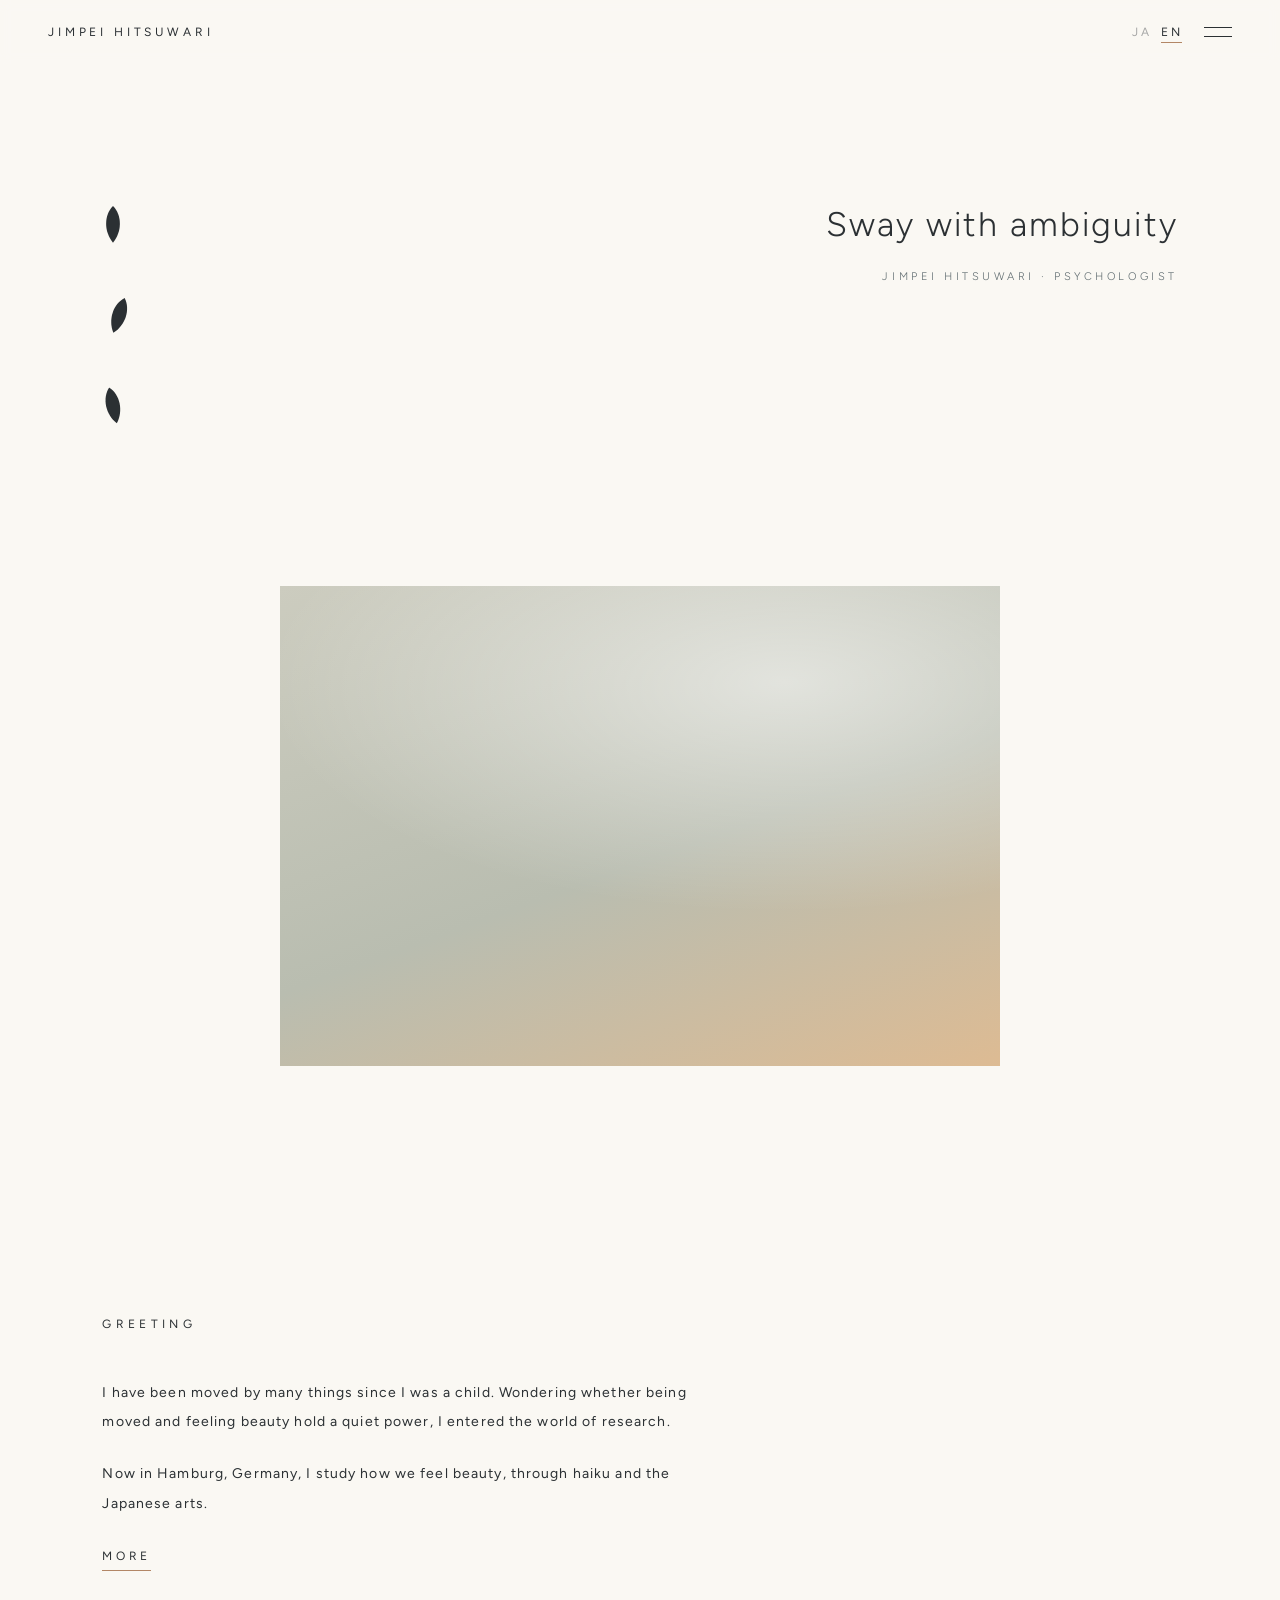
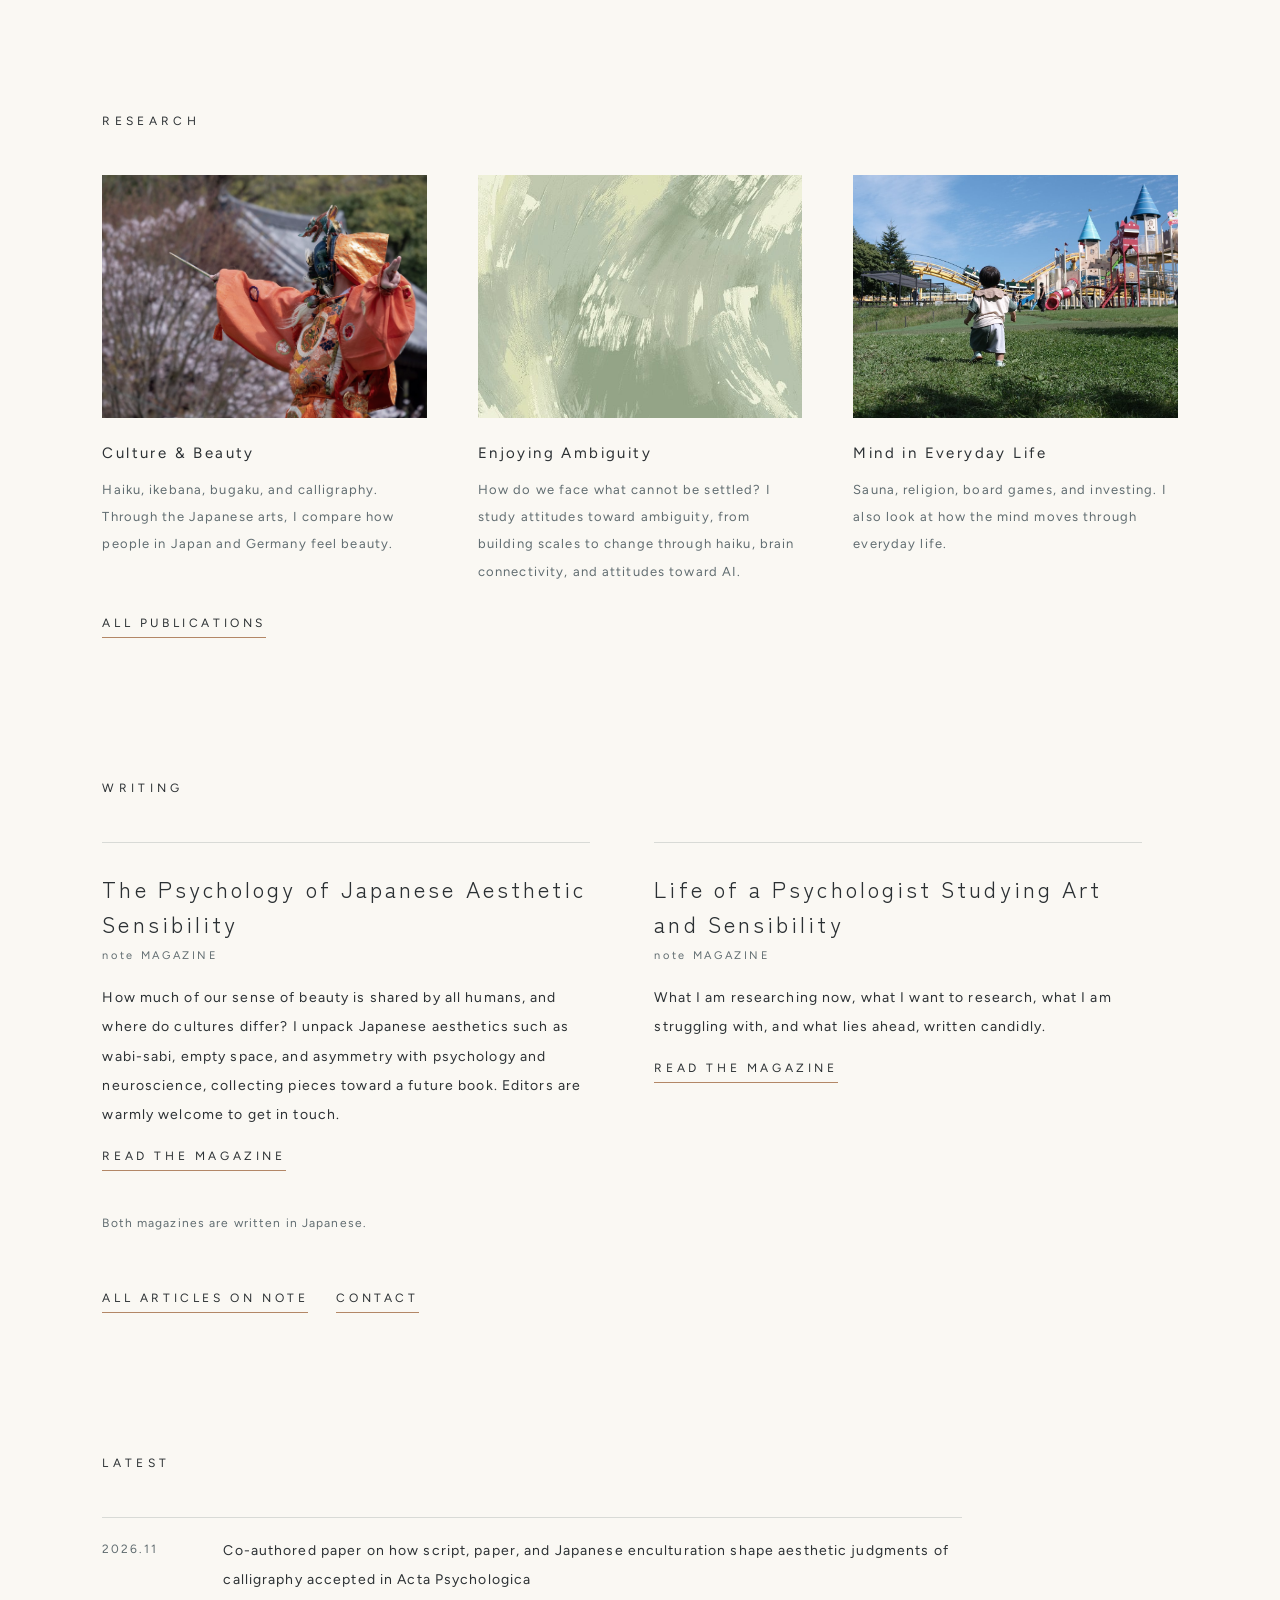
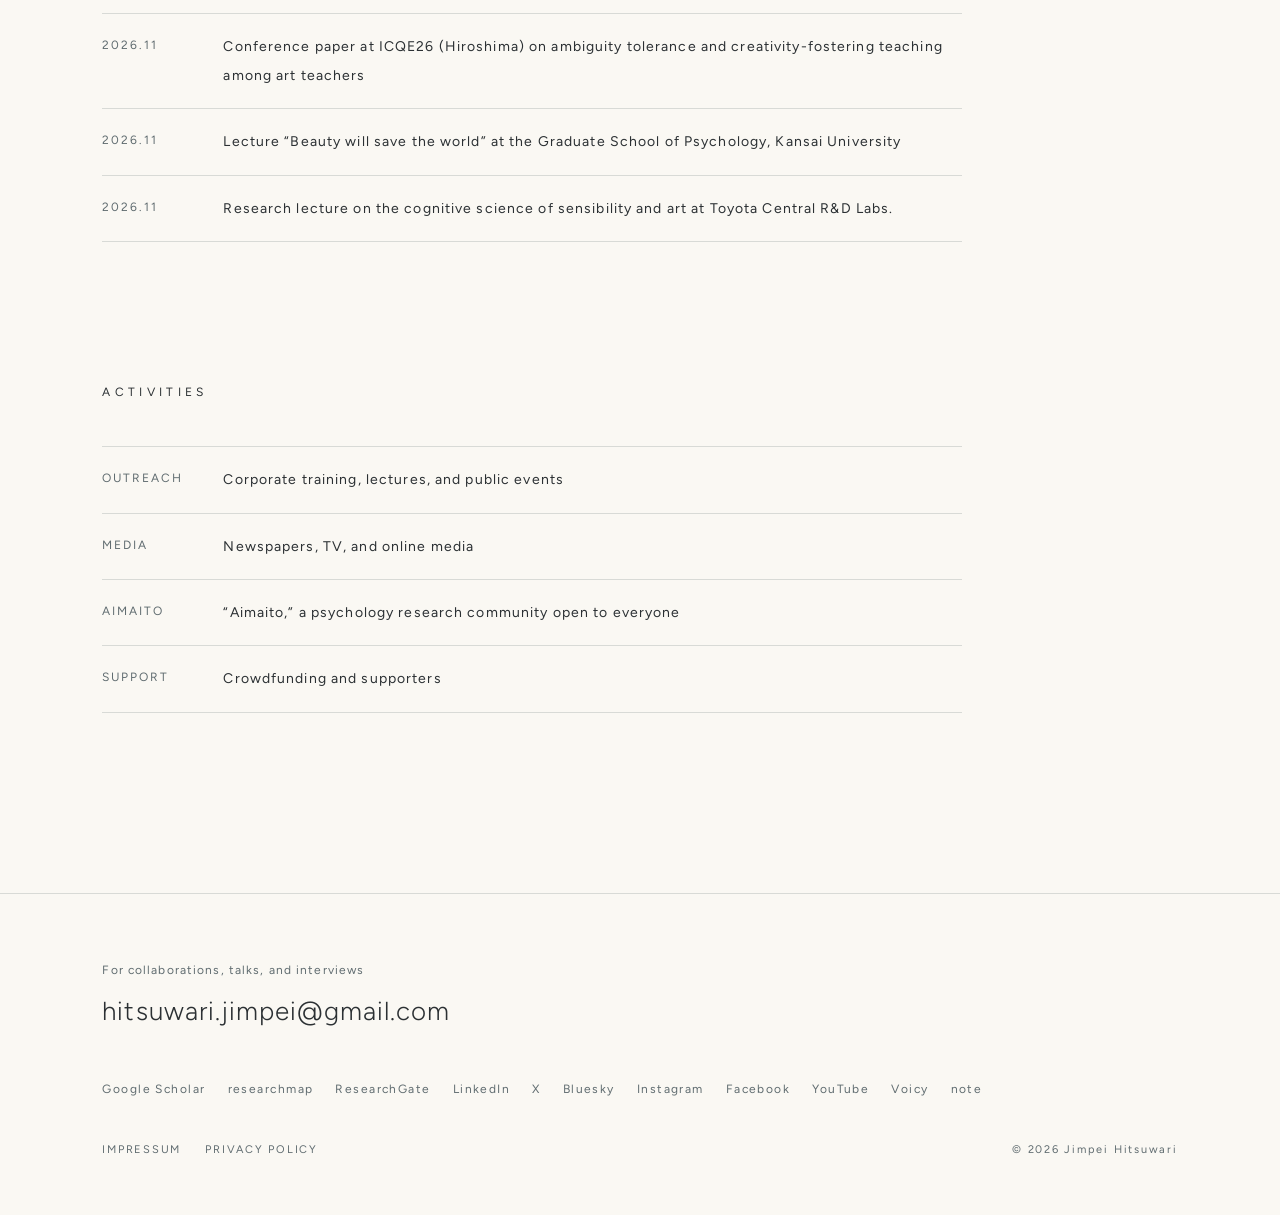
<file: index.html>
<!DOCTYPE html>
<html lang="ja" data-lang="ja" class="no-js">
<head>
<meta charset="UTF-8">
<meta name="viewport" content="width=device-width, initial-scale=1">
<title>櫃割 仁平 Jimpei Hitsuwari | 心理学者 Psychologist</title>
<meta name="description" content="心理学者 櫃割仁平（Jimpei Hitsuwari）のウェブサイト。俳句や日本の芸術を手がかりに，美しさを感じるこころと曖昧さへの態度を，ドイツ・ハンブルクで研究しています。">
<meta property="og:type" content="website">
<meta property="og:title" content="櫃割 仁平 Jimpei Hitsuwari">
<meta property="og:description" content="Psychologist in Hamburg studying beauty, ambiguity, and culture through haiku and the Japanese arts.">
<meta property="og:url" content="https://hitsuwari-jimpei.com/">
<meta property="og:site_name" content="櫃割 仁平 Jimpei Hitsuwari">
<meta property="og:image" content="https://hitsuwari-jimpei.com/images/ogp.png">
<meta property="og:image:width" content="1200">
<meta property="og:image:height" content="630">
<meta property="og:image:alt" content="櫃割 仁平 Jimpei Hitsuwari — 心理学者 Psychologist">
<meta name="twitter:card" content="summary_large_image">
<link rel="canonical" href="https://hitsuwari-jimpei.com/">
<script>
  /* Set language before first paint to avoid a flash of the wrong language */
  (function () {
    var l = 'ja';
    try { l = localStorage.getItem('lang') || ((navigator.language || '').indexOf('ja') === 0 ? 'ja' : 'en'); } catch (e) {}
    document.documentElement.dataset.lang = l;
    document.documentElement.lang = l;
  })();
</script>
<link rel="stylesheet" href="assets/css/fonts.css">
<link rel="icon" href="assets/favicon.svg" type="image/svg+xml">
<link rel="stylesheet" href="assets/css/style.css">
</head>
<body>
<a class="skip-link" href="#main"><span lang="ja">本文へ</span><span lang="en">Skip to content</span></a>

<header class="site-header">
  <a class="logo" href="./">JIMPEI HITSUWARI</a>
  <div class="header-right">
    <div class="lang-switch" role="group" aria-label="Language">
      <button type="button" data-set-lang="ja" aria-pressed="true">JA</button>
      <button type="button" data-set-lang="en" aria-pressed="false">EN</button>
    </div>
    <button type="button" class="menu-toggle" aria-controls="site-menu" aria-expanded="false">
      <span></span><span></span><span class="visually-hidden">Menu</span>
    </button>
  </div>
</header>

<nav id="site-menu" class="site-menu" aria-hidden="true" aria-label="Site menu">
  <ul>
    <li><a href="./"><span class="en">Top</span><span class="ja">トップ</span></a></li>
    <li><a href="greeting/"><span class="en">Greeting</span><span class="ja">あいさつ</span></a></li>
    <li><a href="profile/"><span class="en">Profile</span><span class="ja">プロフィール</span></a></li>
    <li><a href="publication/"><span class="en">Publications</span><span class="ja">研究業績</span></a></li>
    <li><a href="outreach/"><span class="en">Outreach</span><span class="ja">アウトリーチ</span></a></li>
    <li><a href="media/"><span class="en">Media</span><span class="ja">メディア</span></a></li>
    <li><a href="voicy/"><span class="en">Voicy</span><span class="ja">Voicy</span></a></li>
    <li><a href="crowdfunding/"><span class="en">Crowdfunding</span><span class="ja">クラウドファンディング</span></a></li>
    <li><a href="contact/"><span class="en">Contact</span><span class="ja">お問い合わせ</span></a></li>
  </ul>
</nav>

<main id="main">

  <section class="hero" aria-label="Introduction">
    <div class="hero-marks" aria-hidden="true">
      <svg viewBox="0 0 24 40"><path d="M12 0 C 22 10, 22 28, 12 40 C 2 28, 2 10, 12 0 Z"/></svg>
      <svg viewBox="0 0 24 40"><path d="M12 0 C 22 10, 22 28, 12 40 C 2 28, 2 10, 12 0 Z"/></svg>
      <svg viewBox="0 0 24 40"><path d="M12 0 C 22 10, 22 28, 12 40 C 2 28, 2 10, 12 0 Z"/></svg>
    </div>
    <div class="hero-copy">
      <h1 class="copy-ja" lang="ja"><span>曖昧なまま</span><br><span>そよぐ</span><small>心理学者　櫃割 仁平</small></h1>
      <h1 class="copy-en" lang="en">Sway with ambiguity<small>JIMPEI HITSUWARI · PSYCHOLOGIST</small></h1>
    </div>
    <div class="hero-visual" aria-hidden="true"></div>
  </section>

  <section class="section reveal" aria-labelledby="greeting-title">
    <div class="section-head"><h2 class="en" id="greeting-title">GREETING</h2><span class="ja" lang="ja">あいさつ</span></div>
    <div class="narrow prose">
      <div lang="ja">
        <p>小さい頃から，いろいろな物事に感動してきました。その感動や，美しいと感じる体験には大きな力が秘められているのではないか。そう考えて，研究の世界に入りました。</p>
        <p>いまはドイツのハンブルクで，美しさを感じるこころを，俳句や日本の芸術を手がかりに研究しています。</p>
      </div>
      <div lang="en">
        <p>I have been moved by many things since I was a child. Wondering whether being moved and feeling beauty hold a quiet power, I entered the world of research.</p>
        <p>Now in Hamburg, Germany, I study how we feel beauty, through haiku and the Japanese arts.</p>
      </div>
      <a class="more" href="greeting/">MORE</a>
    </div>
  </section>

  <section class="section reveal" id="research" aria-labelledby="research-title">
    <div class="section-head"><h2 class="en" id="research-title">RESEARCH</h2><span class="ja" lang="ja">研究</span></div>
    <div class="works">
      <article>
        <div class="work-photo"><img src="images/research/culture.jpg" alt="" loading="lazy" style="object-position: 68% 40%"></div>
        <h3><span lang="ja">文化と美</span><span lang="en">Culture &amp; Beauty</span></h3>
        <p><span lang="ja">俳句，いけばな，舞楽，書道。日本の芸術を手がかりに，美しさの感じ方が文化によってどう違うのかを，日本とドイツで比べています。</span><span lang="en">Haiku, ikebana, bugaku, and calligraphy. Through the Japanese arts, I compare how people in Japan and Germany feel beauty.</span></p>
      </article>
      <article>
        <div class="work-photo"><img src="images/research/ambiguity.jpg" alt="" loading="lazy"></div>
        <h3><span lang="ja">曖昧さを楽しむ</span><span lang="en">Enjoying Ambiguity</span></h3>
        <p><span lang="ja">白黒つかないものに，人はどう向き合うのか。「曖昧さへの態度」を測る尺度づくりから，俳句による変化，脳のつながり，AI への態度まで調べています。</span><span lang="en">How do we face what cannot be settled? I study attitudes toward ambiguity, from building scales to change through haiku, brain connectivity, and attitudes toward AI.</span></p>
      </article>
      <article>
        <div class="work-photo"><img src="images/research/everyday.jpg" alt="" loading="lazy" style="object-position: 45% 72%"></div>
        <h3><span lang="ja">暮らしのなかのこころ</span><span lang="en">Mind in Everyday Life</span></h3>
        <p><span lang="ja">サウナ，宗教，ボードゲーム，投資。日々の営みのなかで揺れるこころにも目を向けています。</span><span lang="en">Sauna, religion, board games, and investing. I also look at how the mind moves through everyday life.</span></p>
      </article>
    </div>
    <a class="more" href="publication/">ALL PUBLICATIONS</a>
  </section>

  <section class="section reveal" aria-labelledby="writing-title">
    <div class="section-head"><h2 class="en" id="writing-title">WRITING</h2><span class="ja" lang="ja">執筆</span></div>
    <div class="writing">
      <article class="writing-card">
        <p class="writing-title"><span lang="ja">日本的感性の心理学</span><span lang="en">The Psychology of Japanese Aesthetic Sensibility</span><small>note MAGAZINE</small></p>
        <p lang="ja">「美しい」はどこまで人類共通で，どこからが文化の違いなのか。わびさび，余白，非対称性など，日本的な美意識を心理学や脳科学の手でほぐしていきます。いつか書きたい本に向けて，断片を書き溜めています。書籍化のご相談もお気軽にどうぞ。</p>
        <p lang="en">How much of our sense of beauty is shared by all humans, and where do cultures differ? I unpack Japanese aesthetics such as wabi-sabi, empty space, and asymmetry with psychology and neuroscience, collecting pieces toward a future book. Editors are warmly welcome to get in touch.</p>
        <a class="more" href="https://note.com/hitsuwari5th/m/m568dad435bdd" target="_blank" rel="noopener"><span lang="ja">マガジンを読む</span><span lang="en">READ THE MAGAZINE</span></a>
      </article>
      <article class="writing-card">
        <p class="writing-title"><span lang="ja">芸術と感性を研究する心理学者のくらし</span><span lang="en">Life of a Psychologist Studying Art and Sensibility</span><small>note MAGAZINE</small></p>
        <p lang="ja">今研究していること，研究したいこと，悩んでいること，将来のこと，などを赤裸々に書いていきます。</p>
        <p lang="en">What I am researching now, what I want to research, what I am struggling with, and what lies ahead, written candidly.</p>
        <a class="more" href="https://note.com/hitsuwari5th/m/mb07c158c06ff" target="_blank" rel="noopener"><span lang="ja">マガジンを読む</span><span lang="en">READ THE MAGAZINE</span></a>
      </article>
    </div>
    <p class="writing-links page-note" lang="en">Both magazines are written in Japanese.</p>
    <div class="link-row writing-links">
      <a class="more" href="https://note.com/hitsuwari5th" target="_blank" rel="noopener"><span lang="ja">note のすべての記事</span><span lang="en">ALL ARTICLES ON NOTE</span></a>
      <a class="more" href="contact/">CONTACT</a>
    </div>
  </section>

  <section class="section reveal" aria-labelledby="latest-title">
    <div class="section-head"><h2 class="en" id="latest-title">LATEST</h2><span class="ja" lang="ja">最近の活動</span></div>
    <!-- Hand-edited: keep the newest 4 items. Link each item to the page that has the details. -->
    <div class="rows">
      <a class="row" href="publication/#papers"><time datetime="2026-11">2026.11</time><p><span lang="ja">書道の美しさの判断に，文字，紙，日本文化への慣れがどう影響するかを調べた共著論文が Acta Psychologica に採択</span><span lang="en">Co-authored paper on how script, paper, and Japanese enculturation shape aesthetic judgments of calligraphy accepted in Acta Psychologica</span></p></a>
      <a class="row" href="publication/#papers"><time datetime="2026-11">2026.11</time><p><span lang="ja">国際会議 ICQE26（広島）の会議論文「美術教員の曖昧さへの耐性と創造性を育む授業実践」が掲載</span><span lang="en">Conference paper at ICQE26 (Hiroshima) on ambiguity tolerance and creativity-fostering teaching among art teachers</span></p></a>
      <a class="row" href="outreach/#y2026"><time datetime="2026-11">2026.11</time><p><span lang="ja">関西大学大学院心理学研究科の学術講演会で講演「美は世界を救う」</span><span lang="en">Lecture “Beauty will save the world” at the Graduate School of Psychology, Kansai University</span></p></a>
      <a class="row" href="outreach/#y2026"><time datetime="2026-11">2026.11</time><p><span lang="ja">豊田中央研究所で研究講演「伝統と革新が出会う感性と芸術の認知科学」</span><span lang="en">Research lecture on the cognitive science of sensibility and art at Toyota Central R&amp;D Labs.</span></p></a>
    </div>
  </section>

  <section class="section reveal" aria-labelledby="act-title">
    <div class="section-head"><h2 class="en" id="act-title">ACTIVITIES</h2><span class="ja" lang="ja">活動</span></div>
    <div class="rows">
      <a class="row" href="outreach/"><span class="label">OUTREACH</span><p><span lang="ja">企業研修，講演，イベント登壇</span><span lang="en">Corporate training, lectures, and public events</span></p></a>
      <a class="row" href="media/"><span class="label">MEDIA</span><p><span lang="ja">新聞，テレビ，ウェブメディアでの掲載・出演</span><span lang="en">Newspapers, TV, and online media</span></p></a>
      <a class="row" href="https://aimaito.jp/" target="_blank" rel="noopener"><span class="label">AIMAITO</span><p><span lang="ja">誰でも参加できる心理学研究コミュニティ「あいまいと」</span><span lang="en">“Aimaito,” a psychology research community open to everyone</span></p></a>
      <a class="row" href="crowdfunding/"><span class="label">SUPPORT</span><p><span lang="ja">クラウドファンディングと支援者のみなさま</span><span lang="en">Crowdfunding and supporters</span></p></a>
    </div>
  </section>

</main>

<footer class="site-footer">
  <p><span lang="ja">共同研究，講演，取材のご依頼はこちらへ</span><span lang="en">For collaborations, talks, and interviews</span></p>
  <a class="footer-mail" href="mailto:hitsuwari.jimpei@gmail.com">hitsuwari.jimpei@gmail.com</a>
  <ul class="footer-links">
    <li><a href="https://scholar.google.co.jp/citations?hl=en&amp;user=swipd34AAAAJ" target="_blank" rel="noopener">Google Scholar</a></li>
    <li><a href="https://researchmap.jp/hitsuwari" target="_blank" rel="noopener">researchmap</a></li>
    <li><a href="https://www.researchgate.net/profile/Jimpei-Hitsuwari" target="_blank" rel="noopener">ResearchGate</a></li>
    <li><a href="https://www.linkedin.com/in/jimpei-hitsuwari/" target="_blank" rel="noopener">LinkedIn</a></li>
    <li><a href="https://x.com/jimpe_hitsuwari" target="_blank" rel="noopener">X</a></li>
    <li><a href="https://bsky.app/profile/jimpe-hitsuwari.bsky.social" target="_blank" rel="noopener">Bluesky</a></li>
    <li><a href="https://www.instagram.com/jimpei_hitsuwari/" target="_blank" rel="noopener">Instagram</a></li>
    <li><a href="https://www.facebook.com/jimpei.hitsuwari" target="_blank" rel="noopener">Facebook</a></li>
    <li><a href="https://youtube.com/@jimpe_hitsuwari" target="_blank" rel="noopener">YouTube</a></li>
    <li><a href="https://voicy.jp/channel/4088" target="_blank" rel="noopener">Voicy</a></li>
    <li><a href="https://note.com/hitsuwari5th" target="_blank" rel="noopener">note</a></li>
  </ul>
  <div class="footer-bottom">
    <span class="footer-legal"><a href="impressum/">IMPRESSUM</a><a href="privacy-policy/">PRIVACY POLICY</a></span>
    <span>&copy; 2026 Jimpei Hitsuwari</span>
  </div>
</footer>

<script src="assets/js/main.js"></script>
<!-- Cloudflare Web Analytics (cookieless; described in privacy-policy/) --><script type='module' src='https://static.cloudflareinsights.com/beacon.min.js' data-cf-beacon='{"token": "9117e6fc5d594ad89c79f5635b41a6ee"}'></script><!-- End Cloudflare Web Analytics -->
</body>
</html>
</file>
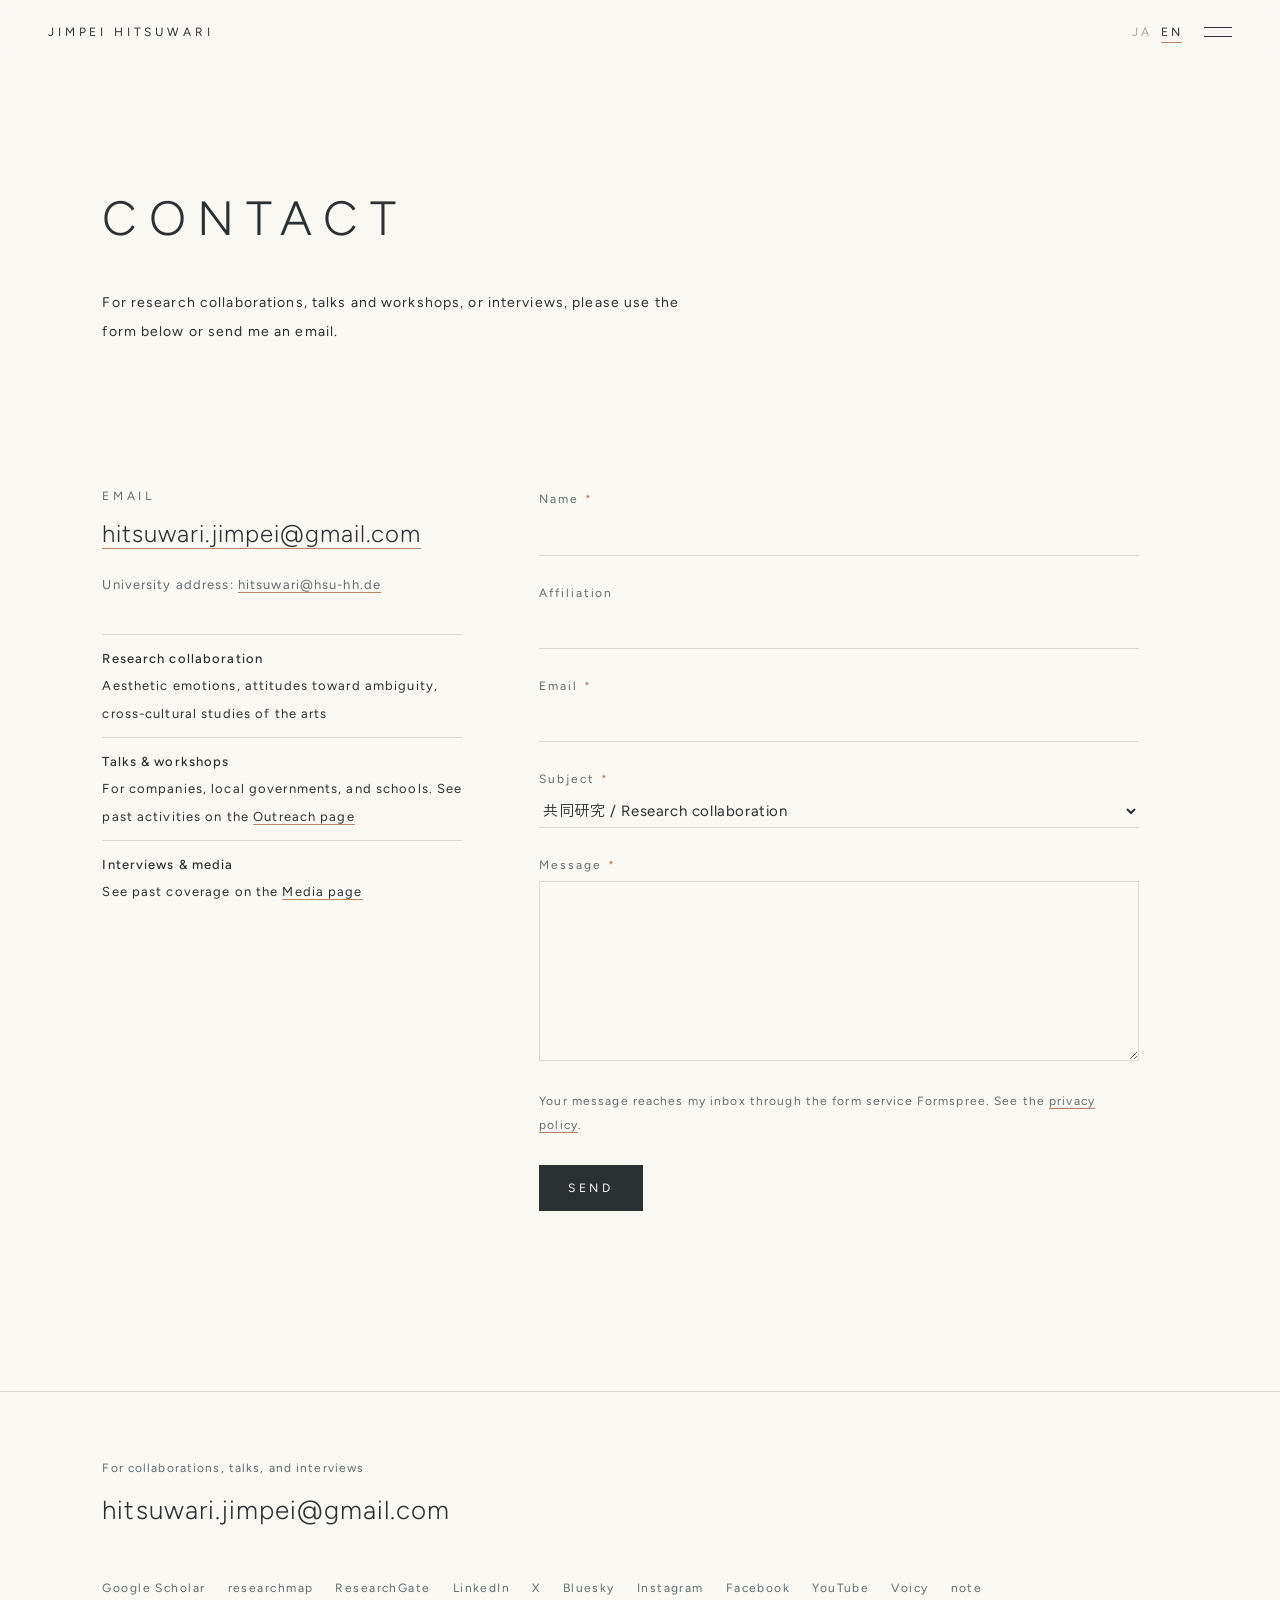
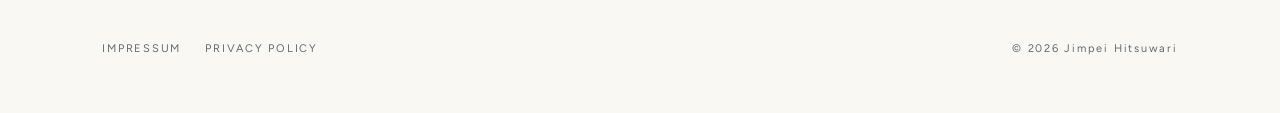
<file: contact/index.html>
<!DOCTYPE html>
<html lang="ja" data-lang="ja" class="no-js">
<head>
<meta charset="UTF-8">
<meta name="viewport" content="width=device-width, initial-scale=1">
<title>お問い合わせ Contact | 櫃割 仁平 Jimpei Hitsuwari</title>
<meta name="description" content="心理学者 櫃割仁平（Jimpei Hitsuwari）へのお問い合わせ。共同研究，講演・研修，取材のご依頼。">
<meta property="og:type" content="website">
<meta property="og:title" content="Contact | Jimpei Hitsuwari">
<meta property="og:url" content="https://hitsuwari-jimpei.com/contact/">
<meta property="og:site_name" content="櫃割 仁平 Jimpei Hitsuwari">
<meta property="og:image" content="https://hitsuwari-jimpei.com/images/ogp.png">
<meta property="og:image:width" content="1200">
<meta property="og:image:height" content="630">
<meta property="og:image:alt" content="櫃割 仁平 Jimpei Hitsuwari — 心理学者 Psychologist">
<meta name="twitter:card" content="summary_large_image">
<link rel="canonical" href="https://hitsuwari-jimpei.com/contact/">
<script>
  (function () {
    var l = 'ja';
    try { l = localStorage.getItem('lang') || ((navigator.language || '').indexOf('ja') === 0 ? 'ja' : 'en'); } catch (e) {}
    document.documentElement.dataset.lang = l;
    document.documentElement.lang = l;
  })();
</script>
<link rel="stylesheet" href="../assets/css/fonts.css">
<link rel="icon" href="../assets/favicon.svg" type="image/svg+xml">
<link rel="stylesheet" href="../assets/css/style.css">
</head>
<body>
<a class="skip-link" href="#main"><span lang="ja">本文へ</span><span lang="en">Skip to content</span></a>

<header class="site-header">
  <a class="logo" href="../">JIMPEI HITSUWARI</a>
  <div class="header-right">
    <div class="lang-switch" role="group" aria-label="Language">
      <button type="button" data-set-lang="ja" aria-pressed="true">JA</button>
      <button type="button" data-set-lang="en" aria-pressed="false">EN</button>
    </div>
    <button type="button" class="menu-toggle" aria-controls="site-menu" aria-expanded="false">
      <span></span><span></span><span class="visually-hidden">Menu</span>
    </button>
  </div>
</header>

<nav id="site-menu" class="site-menu" aria-hidden="true" aria-label="Site menu">
  <ul>
    <li><a href="../"><span class="en">Top</span><span class="ja">トップ</span></a></li>
    <li><a href="../greeting/"><span class="en">Greeting</span><span class="ja">あいさつ</span></a></li>
    <li><a href="../profile/"><span class="en">Profile</span><span class="ja">プロフィール</span></a></li>
    <li><a href="../publication/"><span class="en">Publications</span><span class="ja">研究業績</span></a></li>
    <li><a href="../outreach/"><span class="en">Outreach</span><span class="ja">アウトリーチ</span></a></li>
    <li><a href="../media/"><span class="en">Media</span><span class="ja">メディア</span></a></li>
    <li><a href="../voicy/"><span class="en">Voicy</span><span class="ja">Voicy</span></a></li>
    <li><a href="../crowdfunding/"><span class="en">Crowdfunding</span><span class="ja">クラウドファンディング</span></a></li>
    <li><a href="./"><span class="en">Contact</span><span class="ja">お問い合わせ</span></a></li>
  </ul>
</nav>

<main id="main">

  <header class="page-head">
    <h1 class="page-title">CONTACT</h1>
    <p class="page-title-ja" lang="ja">お問い合わせ</p>
    <p class="page-lead">
      <span lang="ja">共同研究，講演・研修，取材などのご依頼は，下のフォームかメールでお気軽にご連絡ください。</span>
      <span lang="en">For research collaborations, talks and workshops, or interviews, please use the form below or send me an email.</span>
    </p>
  </header>

  <section class="section">
    <div class="contact-layout">

      <div>
        <p class="contact-label">EMAIL</p>
        <a class="contact-mail" href="mailto:hitsuwari.jimpei@gmail.com">hitsuwari.jimpei@gmail.com</a>
        <p class="contact-sub">
          <span lang="ja">大学のアドレス: </span><span lang="en">University address: </span><a class="inline" href="mailto:hitsuwari@hsu-hh.de">hitsuwari@hsu-hh.de</a>
        </p>
        <ul class="contact-kinds">
          <li><b><span lang="ja">共同研究</span><span lang="en">Research collaboration</span></b><br><span lang="ja">美的感情，曖昧さへの態度，芸術と文化の比較研究など</span><span lang="en">Aesthetic emotions, attitudes toward ambiguity, cross-cultural studies of the arts</span></li>
          <li><b><span lang="ja">講演・研修</span><span lang="en">Talks &amp; workshops</span></b><br><span lang="ja">企業，自治体，学校での講演や研修。これまでの実績は</span><span lang="en">For companies, local governments, and schools. See past activities on the </span><a class="inline" href="../outreach/"><span lang="ja">アウトリーチ</span><span lang="en">Outreach page</span></a><span lang="ja">へ</span></li>
          <li><b><span lang="ja">取材・メディア出演</span><span lang="en">Interviews &amp; media</span></b><br><span lang="ja">これまでの掲載は</span><span lang="en">See past coverage on the </span><a class="inline" href="../media/"><span lang="ja">メディア</span><span lang="en">Media page</span></a><span lang="ja">へ</span></li>
        </ul>
      </div>

      <!-- To send from the page, set data-endpoint to the Formspree form URL (e.g. https://formspree.io/f/xxxxxxxx). Empty = mailto fallback. -->
      <form class="form" id="contact-form" data-endpoint="https://formspree.io/f/mbglevjn" data-mode="mail" novalidate>
        <div class="hp" aria-hidden="true"><label>Leave this field empty <input type="text" name="_gotcha" tabindex="-1" autocomplete="off"></label></div>
        <div class="field">
          <label for="f-name"><span lang="ja">お名前</span><span lang="en">Name</span><span class="req">*</span></label>
          <input id="f-name" name="name" type="text" autocomplete="name" required>
        </div>
        <div class="field">
          <label for="f-aff"><span lang="ja">ご所属</span><span lang="en">Affiliation</span></label>
          <input id="f-aff" name="affiliation" type="text" autocomplete="organization">
        </div>
        <div class="field">
          <label for="f-email"><span lang="ja">メールアドレス</span><span lang="en">Email</span><span class="req">*</span></label>
          <input id="f-email" name="email" type="email" autocomplete="email" required>
        </div>
        <div class="field">
          <label for="f-type"><span lang="ja">ご用件</span><span lang="en">Subject</span><span class="req">*</span></label>
          <select id="f-type" name="type" required>
            <option value="共同研究 / Research collaboration">共同研究 / Research collaboration</option>
            <option value="講演・研修 / Talk or workshop">講演・研修 / Talk or workshop</option>
            <option value="取材 / Interview">取材 / Interview</option>
            <option value="その他 / Other">その他 / Other</option>
          </select>
        </div>
        <div class="field">
          <label for="f-msg"><span lang="ja">内容</span><span lang="en">Message</span><span class="req">*</span></label>
          <textarea id="f-msg" name="message" required></textarea>
        </div>
        <p class="form-note when-send">
          <span lang="ja">送信内容は，フォーム送信サービス Formspree を通じて私のメールに届きます。個人情報の扱いは</span><span lang="en">Your message reaches my inbox through the form service Formspree. See the </span><a href="../privacy-policy/"><span lang="ja">プライバシーポリシー</span><span lang="en">privacy policy</span></a><span lang="ja">をご覧ください。</span><span lang="en">.</span>
        </p>
        <p class="form-note when-mail">
          <span lang="ja">ボタンを押すと，内容が入った状態でお使いのメールソフトが開きます。内容を確かめて送信してください。このフォームは入力内容をこのサイトに送ったり保存したりしません。個人情報の扱いは</span><span lang="en">The button opens your mail app with the message filled in; please check it and send it from there. Nothing is sent to or stored on this website. See the </span><a href="../privacy-policy/"><span lang="ja">プライバシーポリシー</span><span lang="en">privacy policy</span></a><span lang="ja">をご覧ください。</span><span lang="en">.</span>
        </p>
        <button class="button" type="submit">
          <span class="when-send"><span lang="ja">送信する</span><span lang="en">SEND</span></span>
          <span class="when-mail"><span lang="ja">メールを作成する</span><span lang="en">COMPOSE EMAIL</span></span>
        </button>
        <div class="form-status" id="contact-status" role="status" aria-live="polite" hidden>
          <p data-msg="sending" hidden><span lang="ja">送信しています…</span><span lang="en">Sending…</span></p>
          <p data-msg="sent" hidden><span lang="ja">送信しました。お問い合わせありがとうございます。数日以内にお返事します。</span><span lang="en">Sent. Thank you for your message; I will reply within a few days.</span></p>
          <p data-msg="error" hidden><span lang="ja">送信できませんでした。お手数ですが hitsuwari.jimpei@gmail.com へ直接お送りください。</span><span lang="en">The message could not be sent. Please write directly to hitsuwari.jimpei@gmail.com.</span></p>
          <p data-msg="mail" hidden><span lang="ja">メールソフトが開かない場合は，hitsuwari.jimpei@gmail.com へ直接お送りください。</span><span lang="en">If your mail app does not open, please write directly to hitsuwari.jimpei@gmail.com.</span></p>
        </div>
      </form>

    </div>
  </section>

</main>

<footer class="site-footer">
  <p><span lang="ja">共同研究，講演，取材のご依頼はこちらへ</span><span lang="en">For collaborations, talks, and interviews</span></p>
  <a class="footer-mail" href="mailto:hitsuwari.jimpei@gmail.com">hitsuwari.jimpei@gmail.com</a>
  <ul class="footer-links">
    <li><a href="https://scholar.google.co.jp/citations?hl=en&amp;user=swipd34AAAAJ" target="_blank" rel="noopener">Google Scholar</a></li>
    <li><a href="https://researchmap.jp/hitsuwari" target="_blank" rel="noopener">researchmap</a></li>
    <li><a href="https://www.researchgate.net/profile/Jimpei-Hitsuwari" target="_blank" rel="noopener">ResearchGate</a></li>
    <li><a href="https://www.linkedin.com/in/jimpei-hitsuwari/" target="_blank" rel="noopener">LinkedIn</a></li>
    <li><a href="https://x.com/jimpe_hitsuwari" target="_blank" rel="noopener">X</a></li>
    <li><a href="https://bsky.app/profile/jimpe-hitsuwari.bsky.social" target="_blank" rel="noopener">Bluesky</a></li>
    <li><a href="https://www.instagram.com/jimpei_hitsuwari/" target="_blank" rel="noopener">Instagram</a></li>
    <li><a href="https://www.facebook.com/jimpei.hitsuwari" target="_blank" rel="noopener">Facebook</a></li>
    <li><a href="https://youtube.com/@jimpe_hitsuwari" target="_blank" rel="noopener">YouTube</a></li>
    <li><a href="https://voicy.jp/channel/4088" target="_blank" rel="noopener">Voicy</a></li>
    <li><a href="https://note.com/hitsuwari5th" target="_blank" rel="noopener">note</a></li>
  </ul>
  <div class="footer-bottom">
    <span class="footer-legal"><a href="../impressum/">IMPRESSUM</a><a href="../privacy-policy/">PRIVACY POLICY</a></span>
    <span>&copy; 2026 Jimpei Hitsuwari</span>
  </div>
</footer>

<script src="../assets/js/main.js"></script>
<script src="../assets/js/contact.js"></script>
<!-- Cloudflare Web Analytics (cookieless; described in privacy-policy/) --><script type='module' src='https://static.cloudflareinsights.com/beacon.min.js' data-cf-beacon='{"token": "9117e6fc5d594ad89c79f5635b41a6ee"}'></script><!-- End Cloudflare Web Analytics -->
</body>
</html>
</file>
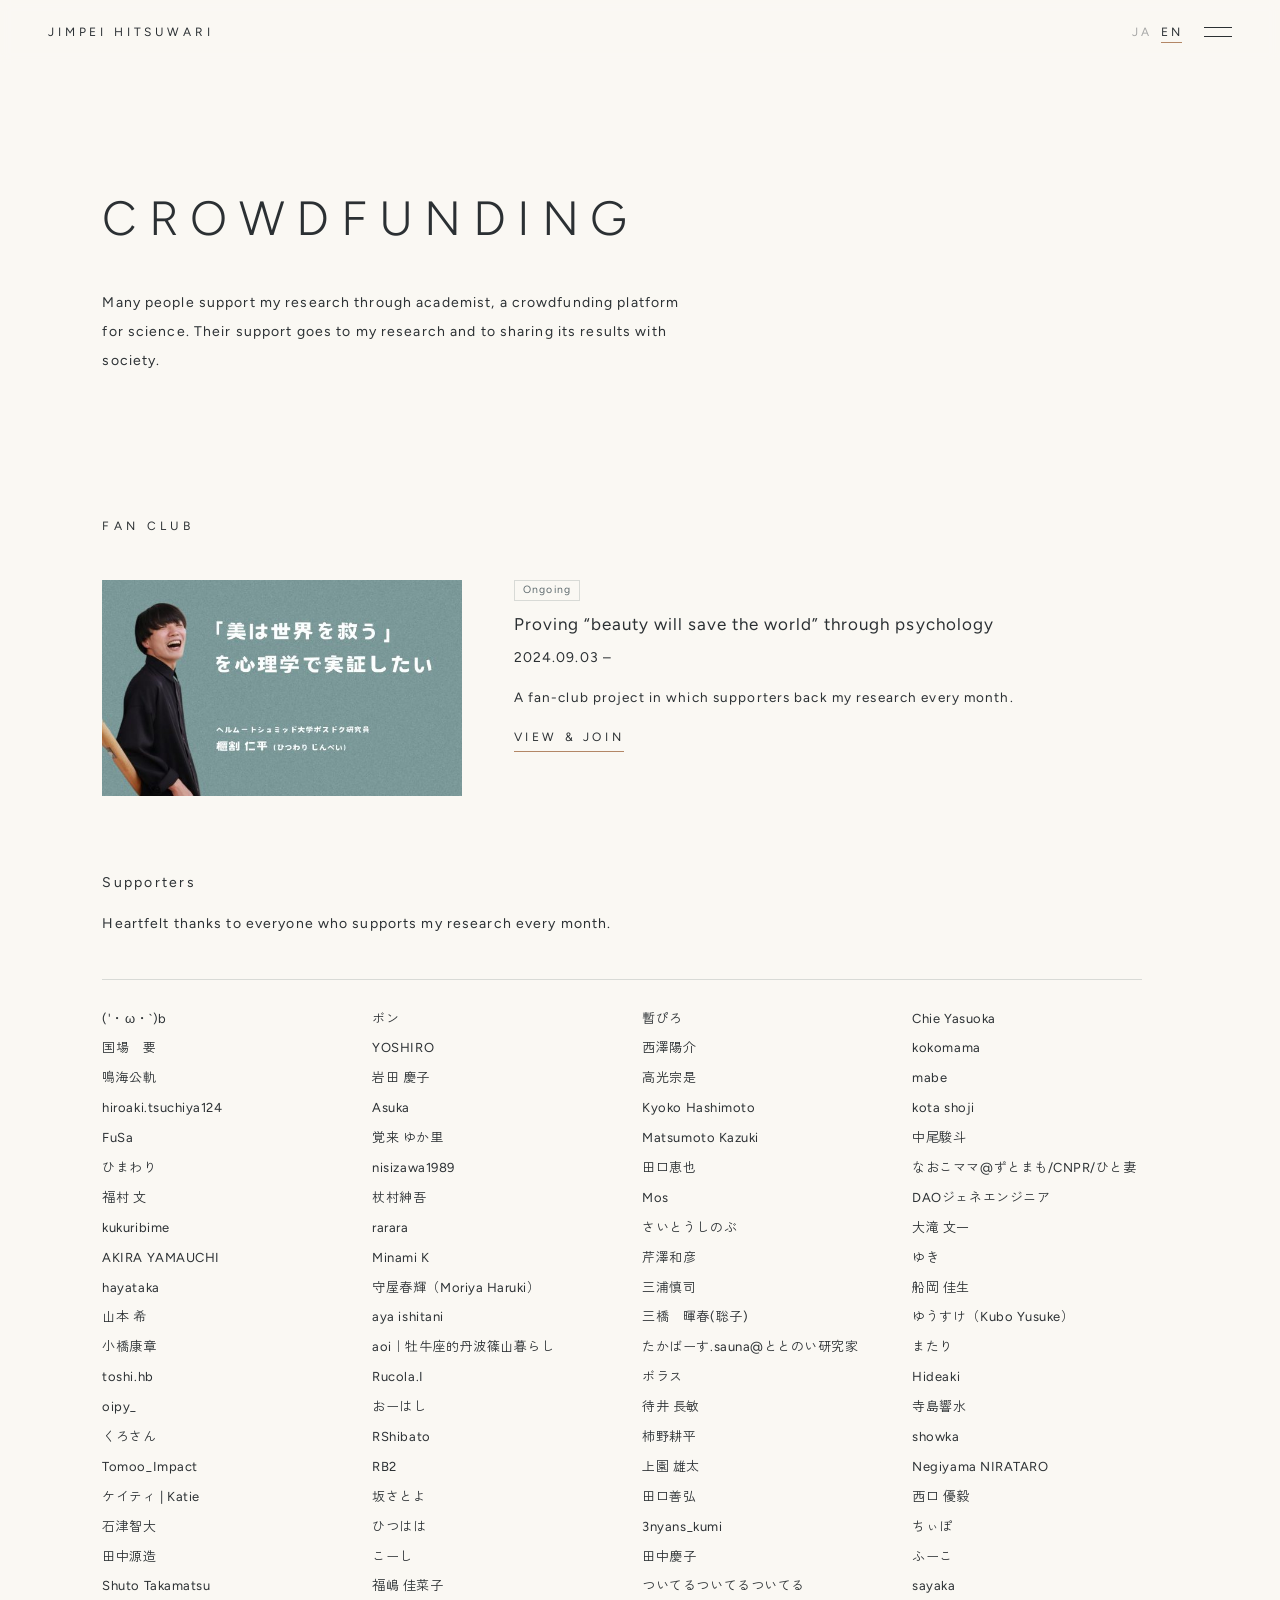
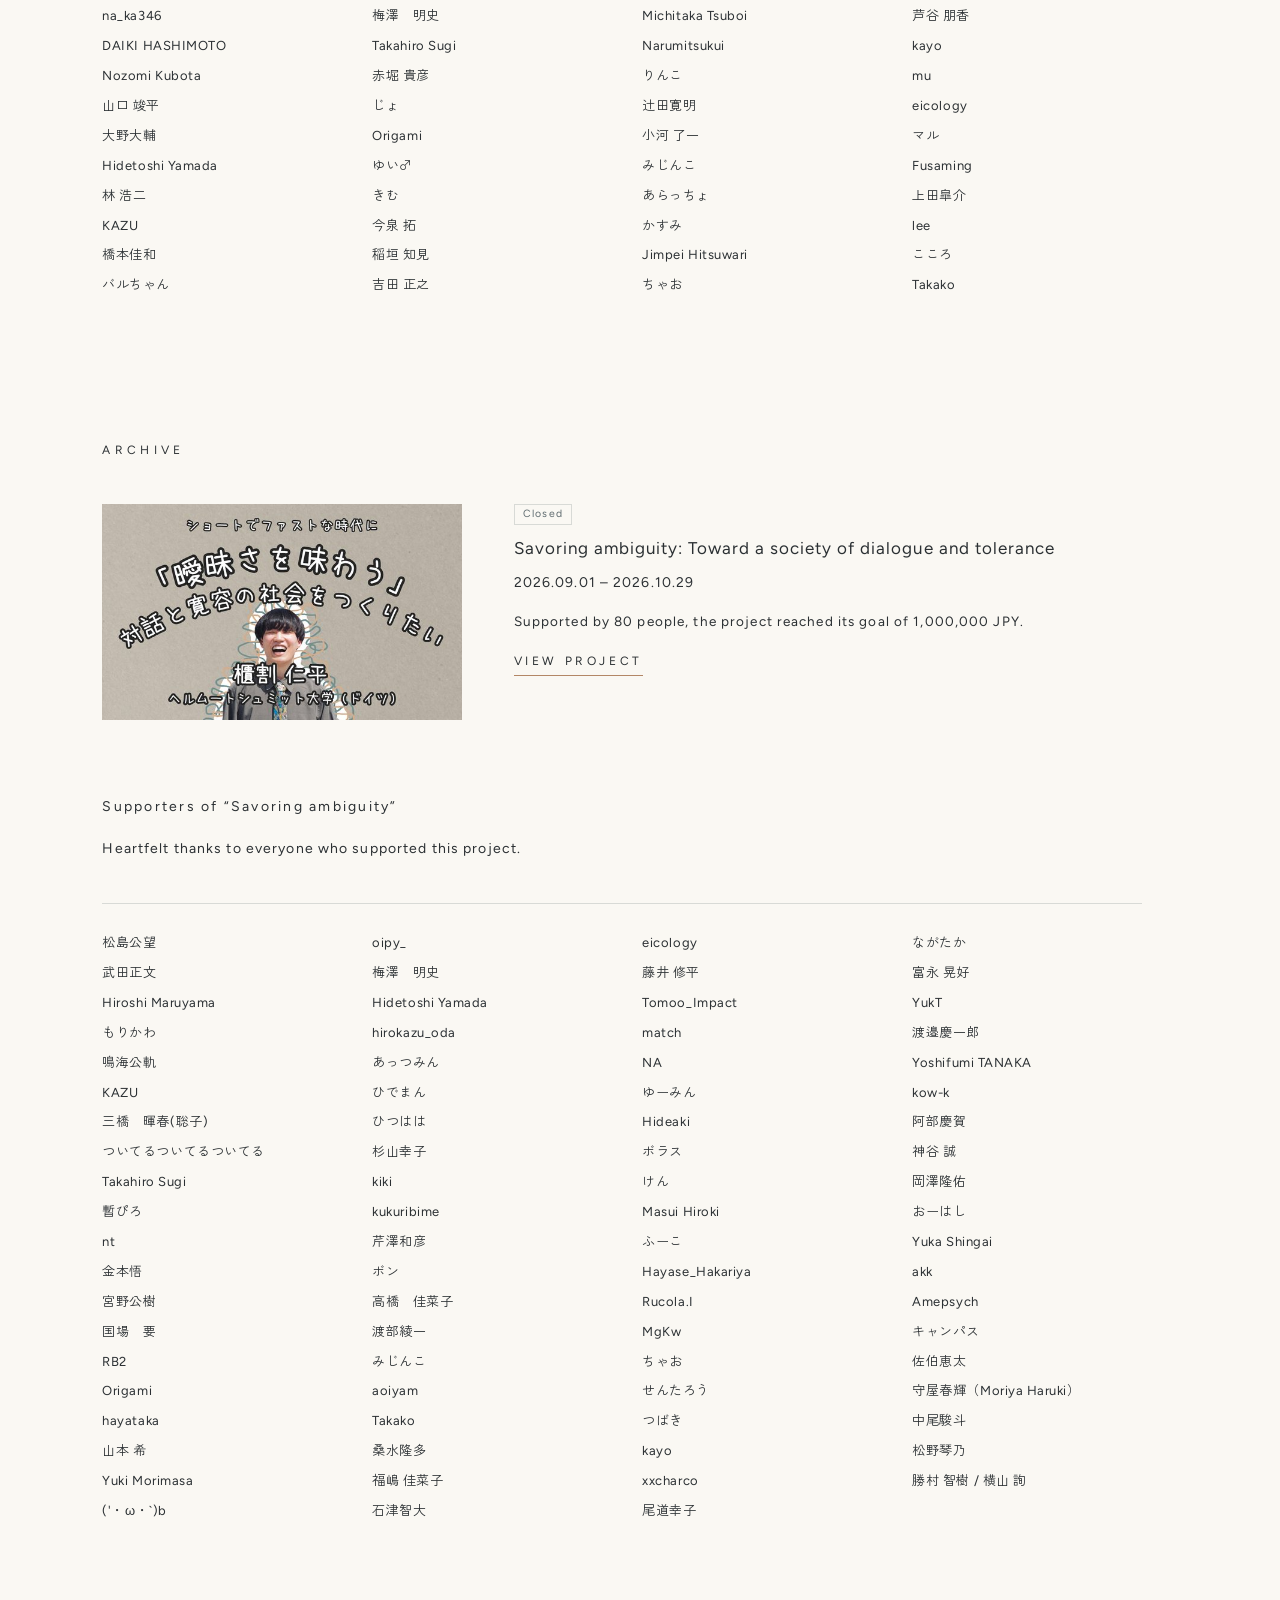
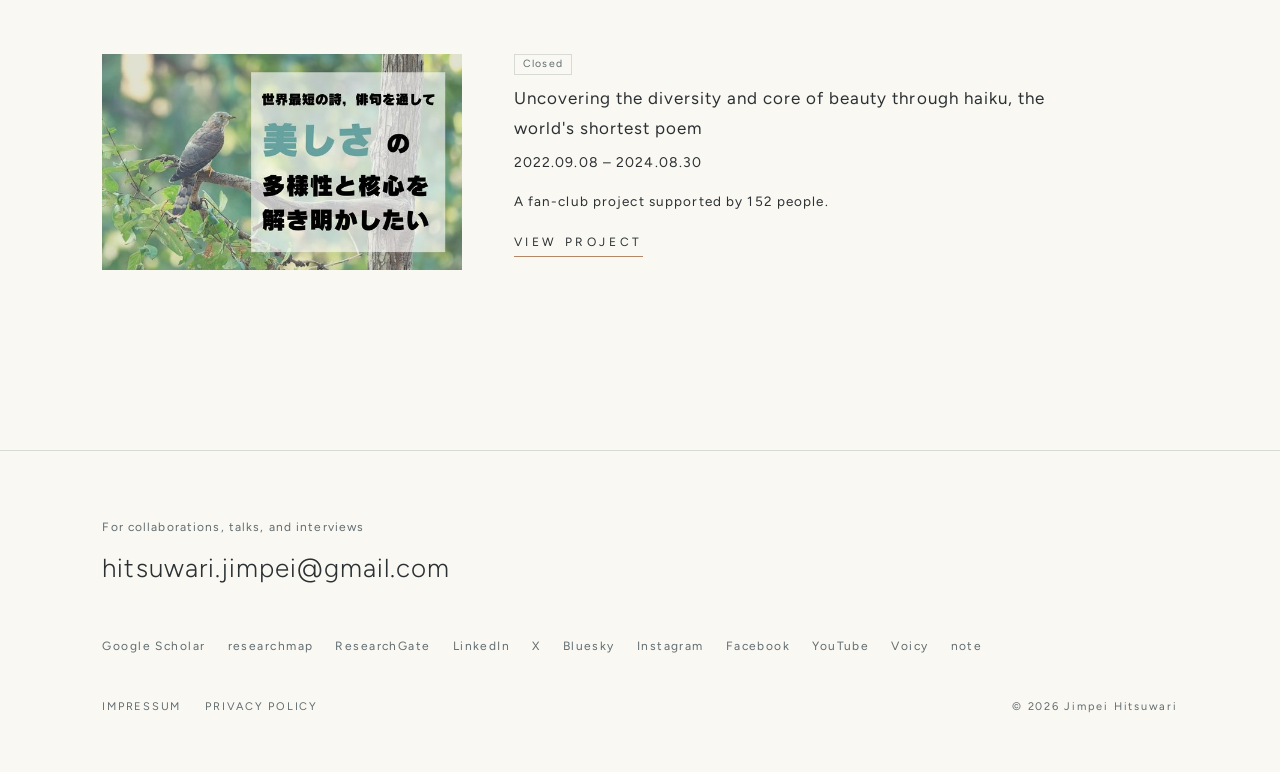
<file: crowdfunding/index.html>
<!DOCTYPE html>
<html lang="ja" data-lang="ja" class="no-js">
<head>
<meta charset="UTF-8">
<meta name="viewport" content="width=device-width, initial-scale=1">
<title>クラウドファンディング Crowdfunding | 櫃割 仁平 Jimpei Hitsuwari</title>
<meta name="description" content="心理学者 櫃割仁平（Jimpei Hitsuwari）の研究クラウドファンディング（academist）と，応援してくださる支援者のみなさま。">
<meta property="og:type" content="website">
<meta property="og:title" content="Crowdfunding | Jimpei Hitsuwari">
<meta property="og:url" content="https://hitsuwari-jimpei.com/crowdfunding/">
<meta property="og:site_name" content="櫃割 仁平 Jimpei Hitsuwari">
<meta property="og:image" content="https://hitsuwari-jimpei.com/images/ogp.png">
<meta property="og:image:width" content="1200">
<meta property="og:image:height" content="630">
<meta property="og:image:alt" content="櫃割 仁平 Jimpei Hitsuwari — 心理学者 Psychologist">
<meta name="twitter:card" content="summary_large_image">
<link rel="canonical" href="https://hitsuwari-jimpei.com/crowdfunding/">
<script>
  (function () {
    var l = 'ja';
    try { l = localStorage.getItem('lang') || ((navigator.language || '').indexOf('ja') === 0 ? 'ja' : 'en'); } catch (e) {}
    document.documentElement.dataset.lang = l;
    document.documentElement.lang = l;
  })();
</script>
<link rel="stylesheet" href="../assets/css/fonts.css">
<link rel="icon" href="../assets/favicon.svg" type="image/svg+xml">
<link rel="stylesheet" href="../assets/css/style.css">
</head>
<body>
<a class="skip-link" href="#main"><span lang="ja">本文へ</span><span lang="en">Skip to content</span></a>

<header class="site-header">
  <a class="logo" href="../">JIMPEI HITSUWARI</a>
  <div class="header-right">
    <div class="lang-switch" role="group" aria-label="Language">
      <button type="button" data-set-lang="ja" aria-pressed="true">JA</button>
      <button type="button" data-set-lang="en" aria-pressed="false">EN</button>
    </div>
    <button type="button" class="menu-toggle" aria-controls="site-menu" aria-expanded="false">
      <span></span><span></span><span class="visually-hidden">Menu</span>
    </button>
  </div>
</header>

<nav id="site-menu" class="site-menu" aria-hidden="true" aria-label="Site menu">
  <ul>
    <li><a href="../"><span class="en">Top</span><span class="ja">トップ</span></a></li>
    <li><a href="../greeting/"><span class="en">Greeting</span><span class="ja">あいさつ</span></a></li>
    <li><a href="../profile/"><span class="en">Profile</span><span class="ja">プロフィール</span></a></li>
    <li><a href="../publication/"><span class="en">Publications</span><span class="ja">研究業績</span></a></li>
    <li><a href="../outreach/"><span class="en">Outreach</span><span class="ja">アウトリーチ</span></a></li>
    <li><a href="../media/"><span class="en">Media</span><span class="ja">メディア</span></a></li>
    <li><a href="../voicy/"><span class="en">Voicy</span><span class="ja">Voicy</span></a></li>
    <li><a href="./"><span class="en">Crowdfunding</span><span class="ja">クラウドファンディング</span></a></li>
    <li><a href="../contact/"><span class="en">Contact</span><span class="ja">お問い合わせ</span></a></li>
  </ul>
</nav>

<main id="main">

  <header class="page-head">
    <h1 class="page-title">CROWDFUNDING</h1>
    <p class="page-title-ja" lang="ja">クラウドファンディング</p>
    <p class="page-lead">
      <span lang="ja">学術系クラウドファンディング academist（アカデミスト）で，たくさんの方に研究を応援していただいています。いただいたご支援は，研究と，その成果を社会に届ける活動に使っています。</span>
      <span lang="en">Many people support my research through academist, a crowdfunding platform for science. Their support goes to my research and to sharing its results with society.</span>
    </p>
  </header>

  <section class="section" aria-labelledby="fan-title">
    <div class="section-head"><h2 class="en" id="fan-title">FAN CLUB</h2><span class="ja" lang="ja">月額ファンクラブ</span></div>
    <article class="cf-card">
      <a class="cf-image" href="https://academist-cf.com/fanclubs/358" target="_blank" rel="noopener"><img src="../images/crowdfunding/f358.jpg" alt="" loading="lazy" width="600" height="360"></a>
      <div>
        <div class="entry-tags"><span class="tag"><span lang="ja">継続中</span><span lang="en">Ongoing</span></span></div>
        <h3 class="cf-title"><span lang="ja">「美は世界を救う」を心理学で実証したい</span><span lang="en">Proving “beauty will save the world” through psychology</span></h3>
        <p class="when">2024.09.03 –</p>
        <p class="cf-text"><span lang="ja">月ごとに研究を応援していただく，ファンクラブ形式のプロジェクトです。</span><span lang="en">A fan-club project in which supporters back my research every month.</span></p>
        <a class="more" href="https://academist-cf.com/fanclubs/358" target="_blank" rel="noopener"><span lang="ja">ファンクラブを見る・参加する</span><span lang="en">VIEW &amp; JOIN</span></a>
      </div>
    </article>
    <h3 class="cf-sub"><span lang="ja">サポーターのみなさま</span><span lang="en">Supporters</span></h3>
    <p class="shorts-lead"><span lang="ja">毎月応援してくださっているみなさま，本当にありがとうございます。</span><span lang="en">Heartfelt thanks to everyone who supports my research every month.</span></p>
    <!-- Generated from the academist CSV export: names only, ordered by monthly amount. Do not add amounts or dates. -->
    <ul class="supporters">
        <li>(&#x27;・ω・`)b</li>
        <li>国場　要</li>
        <li>鳴海公軌</li>
        <li>hiroaki.tsuchiya124</li>
        <li>FuSa</li>
        <li>ひまわり</li>
        <li>福村 文</li>
        <li>kukuribime</li>
        <li>AKIRA YAMAUCHI</li>
        <li>hayataka</li>
        <li>山本 希</li>
        <li>小橋康章</li>
        <li>toshi.hb</li>
        <li>oipy_</li>
        <li>くろさん</li>
        <li>Tomoo_Impact</li>
        <li>ケイティ | Katie</li>
        <li>石津智大</li>
        <li>田中源造</li>
        <li>Shuto Takamatsu</li>
        <li>na_ka346</li>
        <li>DAIKI HASHIMOTO</li>
        <li>Nozomi Kubota</li>
        <li>山口 竣平</li>
        <li>大野大輔</li>
        <li>Hidetoshi Yamada</li>
        <li>林 浩二</li>
        <li>KAZU</li>
        <li>橋本佳和</li>
        <li>バルちゃん</li>
        <li>ボン</li>
        <li>YOSHIRO</li>
        <li>岩田 慶子</li>
        <li>Asuka</li>
        <li>覚来 ゆか里</li>
        <li>nisizawa1989</li>
        <li>杖村紳吾</li>
        <li>rarara</li>
        <li>Minami K</li>
        <li>守屋春輝（Moriya Haruki）</li>
        <li>aya ishitani</li>
        <li>aoi｜牡牛座的丹波篠山暮らし</li>
        <li>Rucola.I</li>
        <li>おーはし</li>
        <li>RShibato</li>
        <li>RB2</li>
        <li>坂さとよ</li>
        <li>ひつはは</li>
        <li>こーし</li>
        <li>福嶋 佳菜子</li>
        <li>梅澤　明史</li>
        <li>Takahiro Sugi</li>
        <li>赤堀 貴彦</li>
        <li>じょ</li>
        <li>Origami</li>
        <li>ゆい♂</li>
        <li>きむ</li>
        <li>今泉 拓</li>
        <li>稲垣 知見</li>
        <li>吉田 正之</li>
        <li>暫ぴろ</li>
        <li>西澤陽介</li>
        <li>高光宗是</li>
        <li>Kyoko Hashimoto</li>
        <li>Matsumoto Kazuki</li>
        <li>田口恵也</li>
        <li>Mos</li>
        <li>さいとうしのぶ</li>
        <li>芹澤和彦</li>
        <li>三浦慎司</li>
        <li>三橋　暉春(聡子)</li>
        <li>たかばーす.sauna@ととのい研究家</li>
        <li>ボラス</li>
        <li>待井 長敏</li>
        <li>柿野耕平</li>
        <li>上園 雄太</li>
        <li>田口善弘</li>
        <li>3nyans_kumi</li>
        <li>田中慶子</li>
        <li>ついてるついてるついてる</li>
        <li>Michitaka Tsuboi</li>
        <li>Narumitsukui</li>
        <li>りんこ</li>
        <li>辻田寛明 </li>
        <li>小河 了一</li>
        <li>みじんこ</li>
        <li>あらっちょ</li>
        <li>かすみ</li>
        <li>Jimpei Hitsuwari</li>
        <li>ちゃお</li>
        <li>Chie Yasuoka</li>
        <li>kokomama</li>
        <li>mabe</li>
        <li>kota shoji</li>
        <li>中尾駿斗</li>
        <li>なおこママ@ずとまも/CNPR/ひと妻DAOジェネエンジニア</li>
        <li>大滝 文一</li>
        <li>ゆき</li>
        <li>船岡 佳生</li>
        <li>ゆうすけ（Kubo Yusuke）</li>
        <li>またり</li>
        <li>Hideaki</li>
        <li>寺島響水</li>
        <li>showka</li>
        <li>Negiyama NIRATARO</li>
        <li>西口 優毅</li>
        <li>ちぃぽ</li>
        <li>ふーこ</li>
        <li>sayaka</li>
        <li>芦谷 朋香</li>
        <li>kayo</li>
        <li>mu</li>
        <li>eicology</li>
        <li>マル</li>
        <li>Fusaming</li>
        <li>上田皐介</li>
        <li>lee</li>
        <li>こころ</li>
        <li>Takako</li>
    </ul>
  </section>

  <section class="section" aria-labelledby="archive-title">
    <div class="section-head"><h2 class="en" id="archive-title">ARCHIVE</h2><span class="ja" lang="ja">これまでのプロジェクト</span></div>
    <article class="cf-card">
      <a class="cf-image" href="https://academist-cf.com/projects/424" target="_blank" rel="noopener"><img src="../images/crowdfunding/p424.jpg" alt="" loading="lazy" width="600" height="360"></a>
      <div>
        <div class="entry-tags"><span class="tag"><span lang="ja">終了</span><span lang="en">Closed</span></span></div>
        <h3 class="cf-title"><span lang="ja">「曖昧さを味わう」対話と寛容の社会をつくりたい</span><span lang="en">Savoring ambiguity: Toward a society of dialogue and tolerance</span></h3>
        <p class="when">2026.09.01 – 2026.10.29</p>
        <p class="cf-text"><span lang="ja">80名の方にご支援いただき，目標金額の100万円を達成しました。</span><span lang="en">Supported by 80 people, the project reached its goal of 1,000,000 JPY.</span></p>
        <a class="more" href="https://academist-cf.com/projects/424" target="_blank" rel="noopener"><span lang="ja">プロジェクトを見る</span><span lang="en">VIEW PROJECT</span></a>
      </div>
    </article>
    <h3 class="cf-sub"><span lang="ja">「曖昧さを味わう」プロジェクトのサポーターのみなさま</span><span lang="en">Supporters of “Savoring ambiguity”</span></h3>
    <p class="shorts-lead"><span lang="ja">ご支援いただいたみなさま，本当にありがとうございました。</span><span lang="en">Heartfelt thanks to everyone who supported this project.</span></p>
    <!-- Generated from the academist CSV export for project 424: names only, ordered by amount. Do not add amounts or dates. -->
    <ul class="supporters">
        <li>松島公望</li>
        <li>武田正文</li>
        <li>Hiroshi Maruyama</li>
        <li>もりかわ</li>
        <li>鳴海公軌</li>
        <li>KAZU</li>
        <li>三橋　暉春(聡子)</li>
        <li>ついてるついてるついてる</li>
        <li>Takahiro Sugi</li>
        <li>暫ぴろ</li>
        <li>nt</li>
        <li>金本悟</li>
        <li>宮野公樹</li>
        <li>国場　要</li>
        <li>RB2</li>
        <li>Origami</li>
        <li>hayataka</li>
        <li>山本 希</li>
        <li>Yuki Morimasa</li>
        <li>(&#x27;・ω・`)b</li>
        <li>oipy_</li>
        <li>梅澤　明史</li>
        <li>Hidetoshi Yamada</li>
        <li>hirokazu_oda</li>
        <li>あっつみん</li>
        <li>ひでまん</li>
        <li>ひつはは</li>
        <li>杉山幸子</li>
        <li>kiki</li>
        <li>kukuribime</li>
        <li>芹澤和彦</li>
        <li>ボン</li>
        <li>高橋　佳菜子</li>
        <li>渡部綾一</li>
        <li>みじんこ</li>
        <li>aoiyam</li>
        <li>Takako</li>
        <li>桑水隆多</li>
        <li>福嶋 佳菜子</li>
        <li>石津智大</li>
        <li>eicology</li>
        <li>藤井 修平</li>
        <li>Tomoo_Impact</li>
        <li>match</li>
        <li>NA</li>
        <li>ゆーみん</li>
        <li>Hideaki</li>
        <li>ボラス</li>
        <li>けん</li>
        <li>Masui Hiroki</li>
        <li>ふーこ</li>
        <li>Hayase_Hakariya</li>
        <li>Rucola.I</li>
        <li>MgKw</li>
        <li>ちゃお</li>
        <li>せんたろう</li>
        <li>つばき</li>
        <li>kayo</li>
        <li>xxcharco</li>
        <li>尾道幸子</li>
        <li>ながたか</li>
        <li>富永 晃好</li>
        <li>YukT</li>
        <li>渡邉慶一郎</li>
        <li>Yoshifumi TANAKA</li>
        <li>kow-k</li>
        <li>阿部慶賀</li>
        <li>神谷 誠</li>
        <li>岡澤隆佑</li>
        <li>おーはし</li>
        <li>Yuka Shingai</li>
        <li>akk</li>
        <li>Amepsych</li>
        <li>キャンパス</li>
        <li>佐伯恵太</li>
        <li>守屋春輝（Moriya Haruki）</li>
        <li>中尾駿斗</li>
        <li>松野琴乃</li>
        <li>勝村 智樹 / 横山 詢</li>
    </ul>
    <article class="cf-card">
      <a class="cf-image" href="https://academist-cf.com/fanclubs/264" target="_blank" rel="noopener"><img src="../images/crowdfunding/f264.jpg" alt="" loading="lazy" width="600" height="360"></a>
      <div>
        <div class="entry-tags"><span class="tag"><span lang="ja">終了</span><span lang="en">Closed</span></span></div>
        <h3 class="cf-title"><span lang="ja">世界最短の詩、俳句を通して、美しさの多様性と核心を解き明かしたい</span><span lang="en">Uncovering the diversity and core of beauty through haiku, the world&#x27;s shortest poem</span></h3>
        <p class="when">2022.09.08 – 2024.08.30</p>
        <p class="cf-text"><span lang="ja">ファンクラブ形式のプロジェクトです。152名の方に応援していただきました。</span><span lang="en">A fan-club project supported by 152 people.</span></p>
        <a class="more" href="https://academist-cf.com/fanclubs/264" target="_blank" rel="noopener"><span lang="ja">プロジェクトを見る</span><span lang="en">VIEW PROJECT</span></a>
      </div>
    </article>
  </section>

</main>

<footer class="site-footer">
  <p><span lang="ja">共同研究，講演，取材のご依頼はこちらへ</span><span lang="en">For collaborations, talks, and interviews</span></p>
  <a class="footer-mail" href="mailto:hitsuwari.jimpei@gmail.com">hitsuwari.jimpei@gmail.com</a>
  <ul class="footer-links">
    <li><a href="https://scholar.google.co.jp/citations?hl=en&amp;user=swipd34AAAAJ" target="_blank" rel="noopener">Google Scholar</a></li>
    <li><a href="https://researchmap.jp/hitsuwari" target="_blank" rel="noopener">researchmap</a></li>
    <li><a href="https://www.researchgate.net/profile/Jimpei-Hitsuwari" target="_blank" rel="noopener">ResearchGate</a></li>
    <li><a href="https://www.linkedin.com/in/jimpei-hitsuwari/" target="_blank" rel="noopener">LinkedIn</a></li>
    <li><a href="https://x.com/jimpe_hitsuwari" target="_blank" rel="noopener">X</a></li>
    <li><a href="https://bsky.app/profile/jimpe-hitsuwari.bsky.social" target="_blank" rel="noopener">Bluesky</a></li>
    <li><a href="https://www.instagram.com/jimpei_hitsuwari/" target="_blank" rel="noopener">Instagram</a></li>
    <li><a href="https://www.facebook.com/jimpei.hitsuwari" target="_blank" rel="noopener">Facebook</a></li>
    <li><a href="https://youtube.com/@jimpe_hitsuwari" target="_blank" rel="noopener">YouTube</a></li>
    <li><a href="https://voicy.jp/channel/4088" target="_blank" rel="noopener">Voicy</a></li>
    <li><a href="https://note.com/hitsuwari5th" target="_blank" rel="noopener">note</a></li>
  </ul>
  <div class="footer-bottom">
    <span class="footer-legal"><a href="../impressum/">IMPRESSUM</a><a href="../privacy-policy/">PRIVACY POLICY</a></span>
    <span>&copy; 2026 Jimpei Hitsuwari</span>
  </div>
</footer>

<script src="../assets/js/main.js"></script>
<!-- Cloudflare Web Analytics (cookieless; described in privacy-policy/) --><script type='module' src='https://static.cloudflareinsights.com/beacon.min.js' data-cf-beacon='{"token": "9117e6fc5d594ad89c79f5635b41a6ee"}'></script><!-- End Cloudflare Web Analytics -->
</body>
</html>
</file>
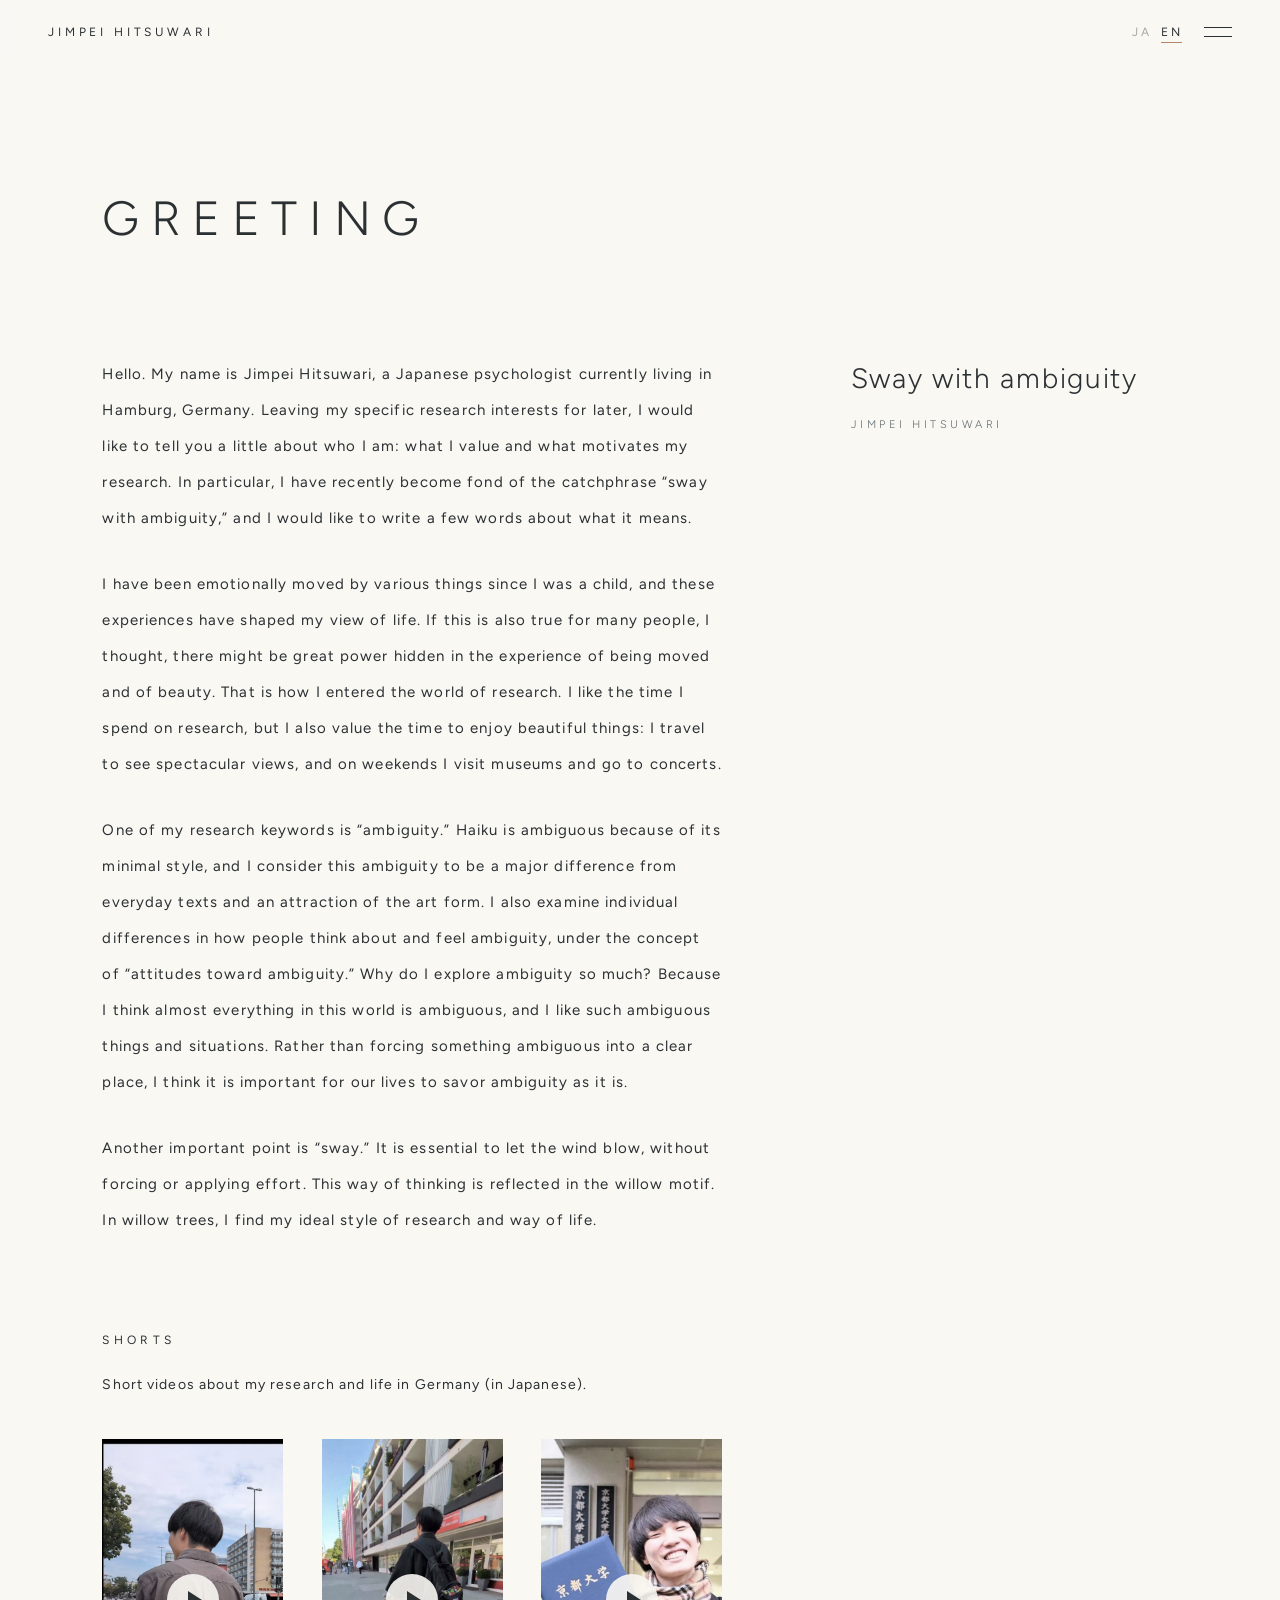
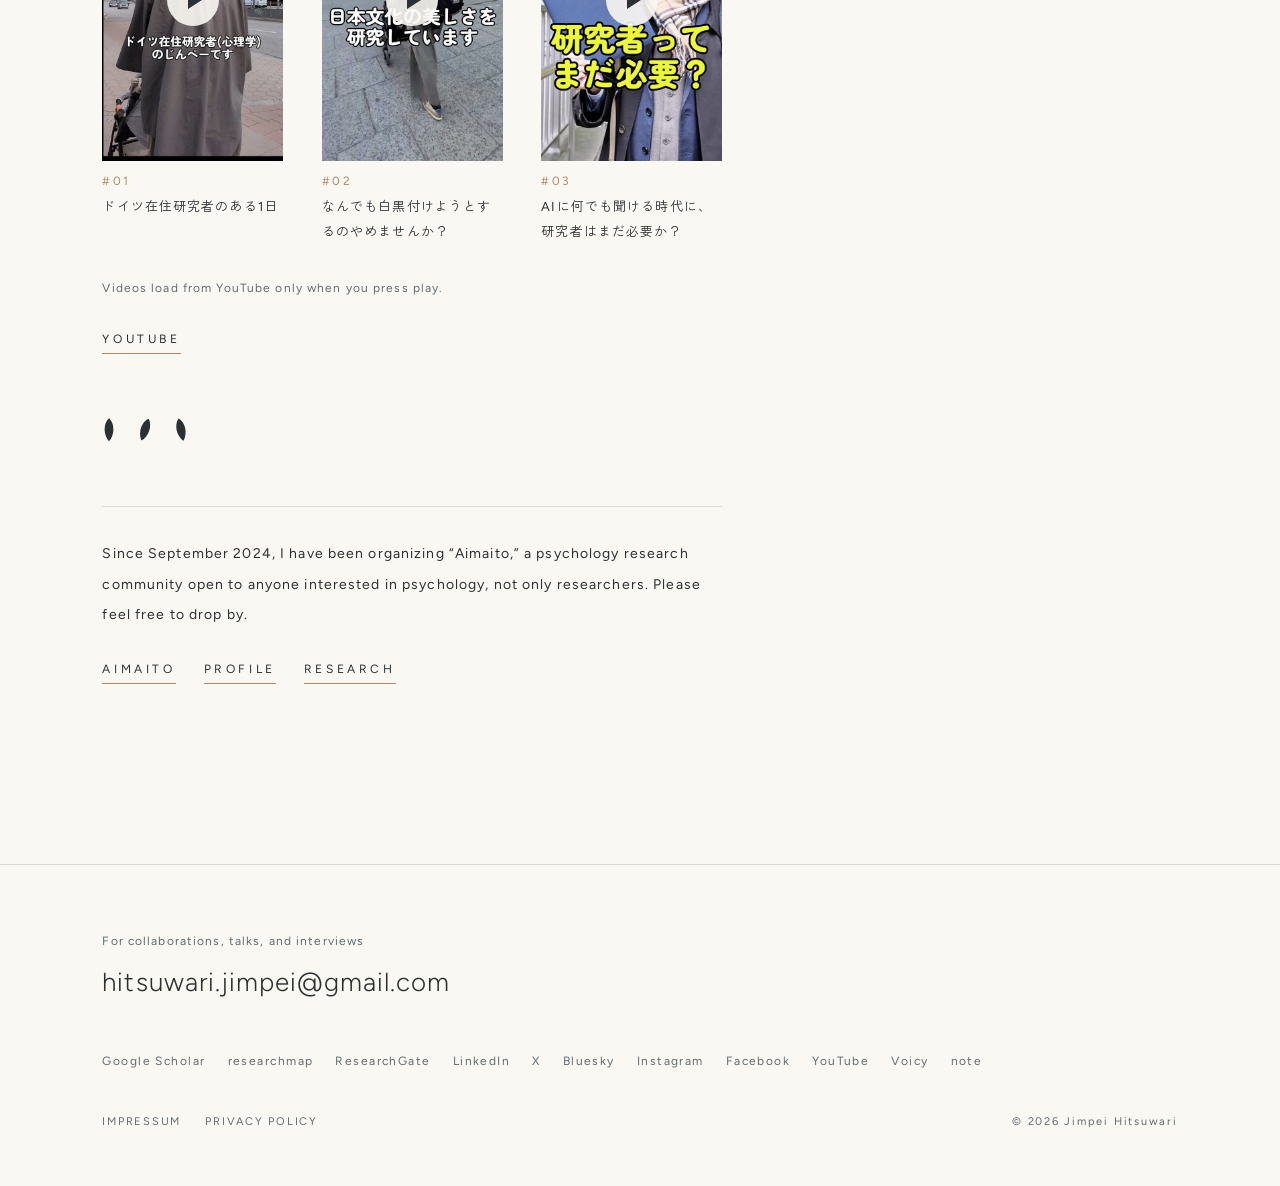
<file: greeting/index.html>
<!DOCTYPE html>
<html lang="ja" data-lang="ja" class="no-js">
<head>
<meta charset="UTF-8">
<meta name="viewport" content="width=device-width, initial-scale=1">
<title>あいさつ Greeting | 櫃割 仁平 Jimpei Hitsuwari</title>
<meta name="description" content="心理学者 櫃割仁平（Jimpei Hitsuwari）のあいさつ。「曖昧なままそよぐ」という言葉に込めた，研究の動機と大切にしていること。">
<meta property="og:type" content="article">
<meta property="og:title" content="Greeting | Jimpei Hitsuwari">
<meta property="og:url" content="https://hitsuwari-jimpei.com/greeting/">
<meta property="og:site_name" content="櫃割 仁平 Jimpei Hitsuwari">
<meta property="og:image" content="https://hitsuwari-jimpei.com/images/ogp.png">
<meta property="og:image:width" content="1200">
<meta property="og:image:height" content="630">
<meta property="og:image:alt" content="櫃割 仁平 Jimpei Hitsuwari — 心理学者 Psychologist">
<meta name="twitter:card" content="summary_large_image">
<link rel="canonical" href="https://hitsuwari-jimpei.com/greeting/">
<script>
  (function () {
    var l = 'ja';
    try { l = localStorage.getItem('lang') || ((navigator.language || '').indexOf('ja') === 0 ? 'ja' : 'en'); } catch (e) {}
    document.documentElement.dataset.lang = l;
    document.documentElement.lang = l;
  })();
</script>
<link rel="stylesheet" href="../assets/css/fonts.css">
<link rel="icon" href="../assets/favicon.svg" type="image/svg+xml">
<link rel="stylesheet" href="../assets/css/style.css">
</head>
<body>
<a class="skip-link" href="#main"><span lang="ja">本文へ</span><span lang="en">Skip to content</span></a>

<header class="site-header">
  <a class="logo" href="../">JIMPEI HITSUWARI</a>
  <div class="header-right">
    <div class="lang-switch" role="group" aria-label="Language">
      <button type="button" data-set-lang="ja" aria-pressed="true">JA</button>
      <button type="button" data-set-lang="en" aria-pressed="false">EN</button>
    </div>
    <button type="button" class="menu-toggle" aria-controls="site-menu" aria-expanded="false">
      <span></span><span></span><span class="visually-hidden">Menu</span>
    </button>
  </div>
</header>

<nav id="site-menu" class="site-menu" aria-hidden="true" aria-label="Site menu">
  <ul>
    <li><a href="../"><span class="en">Top</span><span class="ja">トップ</span></a></li>
    <li><a href="./"><span class="en">Greeting</span><span class="ja">あいさつ</span></a></li>
    <li><a href="../profile/"><span class="en">Profile</span><span class="ja">プロフィール</span></a></li>
    <li><a href="../publication/"><span class="en">Publications</span><span class="ja">研究業績</span></a></li>
    <li><a href="../outreach/"><span class="en">Outreach</span><span class="ja">アウトリーチ</span></a></li>
    <li><a href="../media/"><span class="en">Media</span><span class="ja">メディア</span></a></li>
    <li><a href="../voicy/"><span class="en">Voicy</span><span class="ja">Voicy</span></a></li>
    <li><a href="../crowdfunding/"><span class="en">Crowdfunding</span><span class="ja">クラウドファンディング</span></a></li>
    <li><a href="../contact/"><span class="en">Contact</span><span class="ja">お問い合わせ</span></a></li>
  </ul>
</nav>

<main id="main">

  <header class="page-head">
    <h1 class="page-title">GREETING</h1>
    <p class="page-title-ja" lang="ja">あいさつ</p>
  </header>

  <div class="greeting-layout">

    <div class="greeting-title">
      <p class="copy-ja" lang="ja"><span>曖昧なまま</span><br><span>そよぐ</span><small>心理学者　櫃割 仁平</small></p>
      <p class="copy-en" lang="en">Sway with ambiguity<small>JIMPEI HITSUWARI</small></p>
    </div>

    <article class="greeting-body">
      <div lang="ja">
        <p>こんにちは。ドイツで心理学者をしている櫃割仁平です。具体的な研究関心や内容については後に譲るとして，ここではもう少しアイデンティティ的側面（大事にしていることや研究動機など）を簡単にお伝えできればと思っています。特に，最近は「曖昧なままそよぐ」というキャッチコピー的なものが気に入っていて，この言葉が意味するところについても一言書かせて頂きたいです。</p>
        <p>小さい頃から色々な物事に感動してきて，その感動体験が自分の人生観を形成してきました。それが多くの人にも当てはまることであったら，感動体験や美を感じる体験に大きな力が秘められているのではないかと考え，研究の世界に足を踏み入れました。研究の時間も好きですが，美しいものを堪能する時間も大切にしていて，絶景を見に行ったり，週末は美術館に行ったり，コンサートに行ったりしています。</p>
        <p>私の研究キーワードの1つは「曖昧さ」です。俳句は極小のスタイルを持つために曖昧であり，その曖昧さが普段使うテキストとの大きな違いであり，芸術の魅力だと考えています。また，曖昧さに対する人それぞれの考え方，感じ方の違いも「曖昧性への態度」として検討しています。なぜこんなにも曖昧なものを探求しているのかといえば，この世のほとんどのものが曖昧だなあと思うし，そんな曖昧なもの，状態が好きだからです。そして，曖昧なものに対して無理にすっきりした収まりどころを与えるよりも，曖昧を曖昧なままで味わっていくことがこれから生きていくうえで大切だとも思います。</p>
        <p>そして，「そよぐ」というのもポイントで，無理に力を入れたり，加えたりしないで，風に任せるというのも大切です。そんな考え方を柳のモチーフに映し出します。柳に，理想の研究，生き方を見出しています。</p>
        <p class="aside">（そよぐは漢字で「戦ぐ」と書くんですよね。そんなギャップも好きです，自分は戦いタイプじゃないですが…）</p>
      </div>
      <div lang="en">
        <p>Hello. My name is Jimpei Hitsuwari, a Japanese psychologist currently living in Hamburg, Germany. Leaving my specific research interests for later, I would like to tell you a little about who I am: what I value and what motivates my research. In particular, I have recently become fond of the catchphrase “sway with ambiguity,” and I would like to write a few words about what it means.</p>
        <p>I have been emotionally moved by various things since I was a child, and these experiences have shaped my view of life. If this is also true for many people, I thought, there might be great power hidden in the experience of being moved and of beauty. That is how I entered the world of research. I like the time I spend on research, but I also value the time to enjoy beautiful things: I travel to see spectacular views, and on weekends I visit museums and go to concerts.</p>
        <p>One of my research keywords is “ambiguity.” Haiku is ambiguous because of its minimal style, and I consider this ambiguity to be a major difference from everyday texts and an attraction of the art form. I also examine individual differences in how people think about and feel ambiguity, under the concept of “attitudes toward ambiguity.” Why do I explore ambiguity so much? Because I think almost everything in this world is ambiguous, and I like such ambiguous things and situations. Rather than forcing something ambiguous into a clear place, I think it is important for our lives to savor ambiguity as it is.</p>
        <p>Another important point is “sway.” It is essential to let the wind blow, without forcing or applying effort. This way of thinking is reflected in the willow motif. In willow trees, I find my ideal style of research and way of life.</p>
      </div>

      <section class="greeting-shorts" aria-labelledby="shorts-title">
    <div class="section-head"><h2 class="en" id="shorts-title">SHORTS</h2><span class="ja" lang="ja">ショート動画</span></div>
    <p class="shorts-lead">
      <span lang="ja">研究のことや，ドイツでの暮らしのことを，短い動画で届けています。</span>
      <span lang="en">Short videos about my research and life in Germany (in Japanese).</span>
    </p>
    <!-- Hand-edited: pick a few Shorts. Thumbnails are saved in images/shorts/<video id>.jpg (from https://i.ytimg.com/vi/<id>/oardefault.jpg, resized to 540x960). -->
    <ul class="shorts">
      <li>
        <a class="short-media" href="https://www.youtube.com/shorts/yUI5InAjxWg" data-yt="yUI5InAjxWg" target="_blank" rel="noopener" aria-label="再生 Play: ドイツ在住研究者のある1日">
          <img src="../images/shorts/yUI5InAjxWg.jpg" alt="" loading="lazy" width="540" height="960"><span class="short-play" aria-hidden="true"></span>
        </a>
        <p class="short-no">#01</p>
        <p class="short-title">ドイツ在住研究者のある1日</p>
      </li>
      <li>
        <a class="short-media" href="https://www.youtube.com/shorts/0D2wadvz_0s" data-yt="0D2wadvz_0s" target="_blank" rel="noopener" aria-label="再生 Play: なんでも白黒付けようとするのやめませんか？">
          <img src="../images/shorts/0D2wadvz_0s.jpg" alt="" loading="lazy" width="540" height="960"><span class="short-play" aria-hidden="true"></span>
        </a>
        <p class="short-no">#02</p>
        <p class="short-title">なんでも白黒付けようとするのやめませんか？</p>
      </li>
      <li>
        <a class="short-media" href="https://www.youtube.com/shorts/HJ8ugMYIlRY" data-yt="HJ8ugMYIlRY" target="_blank" rel="noopener" aria-label="再生 Play: AIに何でも聞ける時代に、研究者はまだ必要か？">
          <img src="../images/shorts/HJ8ugMYIlRY.jpg" alt="" loading="lazy" width="540" height="960"><span class="short-play" aria-hidden="true"></span>
        </a>
        <p class="short-no">#03</p>
        <p class="short-title">AIに何でも聞ける時代に、研究者はまだ必要か？</p>
      </li>
    </ul>
    <p class="shorts-note">
      <span lang="ja">動画は再生ボタンを押したときに YouTube から読み込まれます。</span><span lang="en">Videos load from YouTube only when you press play.</span>
    </p>
    <a class="more" href="https://youtube.com/@jimpe_hitsuwari/shorts" target="_blank" rel="noopener">YOUTUBE</a>
      </section>

      <div class="greeting-marks" aria-hidden="true">
        <svg viewBox="0 0 24 40"><path d="M12 0 C 22 10, 22 28, 12 40 C 2 28, 2 10, 12 0 Z"/></svg>
        <svg viewBox="0 0 24 40"><path d="M12 0 C 22 10, 22 28, 12 40 C 2 28, 2 10, 12 0 Z"/></svg>
        <svg viewBox="0 0 24 40"><path d="M12 0 C 22 10, 22 28, 12 40 C 2 28, 2 10, 12 0 Z"/></svg>
      </div>

      <div class="greeting-note">
        <p lang="ja">2024年9月より，「研究者」という枠にとらわれず，心理学に興味がある人ならだれでも参加できる心理学研究コミュニティ「あいまいと」を立ち上げ，運営しています。ぜひ，お気軽にお立ち寄りください。</p>
        <p lang="en">Since September 2024, I have been organizing “Aimaito,” a psychology research community open to anyone interested in psychology, not only researchers. Please feel free to drop by.</p>
        <div class="link-row">
          <a class="more" href="https://aimaito.jp/" target="_blank" rel="noopener">AIMAITO</a>
          <a class="more" href="../profile/">PROFILE</a>
          <a class="more" href="../#research">RESEARCH</a>
        </div>
      </div>
    </article>

  </div>

</main>

<footer class="site-footer">
  <p><span lang="ja">共同研究，講演，取材のご依頼はこちらへ</span><span lang="en">For collaborations, talks, and interviews</span></p>
  <a class="footer-mail" href="mailto:hitsuwari.jimpei@gmail.com">hitsuwari.jimpei@gmail.com</a>
  <ul class="footer-links">
    <li><a href="https://scholar.google.co.jp/citations?hl=en&amp;user=swipd34AAAAJ" target="_blank" rel="noopener">Google Scholar</a></li>
    <li><a href="https://researchmap.jp/hitsuwari" target="_blank" rel="noopener">researchmap</a></li>
    <li><a href="https://www.researchgate.net/profile/Jimpei-Hitsuwari" target="_blank" rel="noopener">ResearchGate</a></li>
    <li><a href="https://www.linkedin.com/in/jimpei-hitsuwari/" target="_blank" rel="noopener">LinkedIn</a></li>
    <li><a href="https://x.com/jimpe_hitsuwari" target="_blank" rel="noopener">X</a></li>
    <li><a href="https://bsky.app/profile/jimpe-hitsuwari.bsky.social" target="_blank" rel="noopener">Bluesky</a></li>
    <li><a href="https://www.instagram.com/jimpei_hitsuwari/" target="_blank" rel="noopener">Instagram</a></li>
    <li><a href="https://www.facebook.com/jimpei.hitsuwari" target="_blank" rel="noopener">Facebook</a></li>
    <li><a href="https://youtube.com/@jimpe_hitsuwari" target="_blank" rel="noopener">YouTube</a></li>
    <li><a href="https://voicy.jp/channel/4088" target="_blank" rel="noopener">Voicy</a></li>
    <li><a href="https://note.com/hitsuwari5th" target="_blank" rel="noopener">note</a></li>
  </ul>
  <div class="footer-bottom">
    <span class="footer-legal"><a href="../impressum/">IMPRESSUM</a><a href="../privacy-policy/">PRIVACY POLICY</a></span>
    <span>&copy; 2026 Jimpei Hitsuwari</span>
  </div>
</footer>

<script src="../assets/js/main.js"></script>
<!-- Cloudflare Web Analytics (cookieless; described in privacy-policy/) --><script type='module' src='https://static.cloudflareinsights.com/beacon.min.js' data-cf-beacon='{"token": "9117e6fc5d594ad89c79f5635b41a6ee"}'></script><!-- End Cloudflare Web Analytics -->
</body>
</html>
</file>
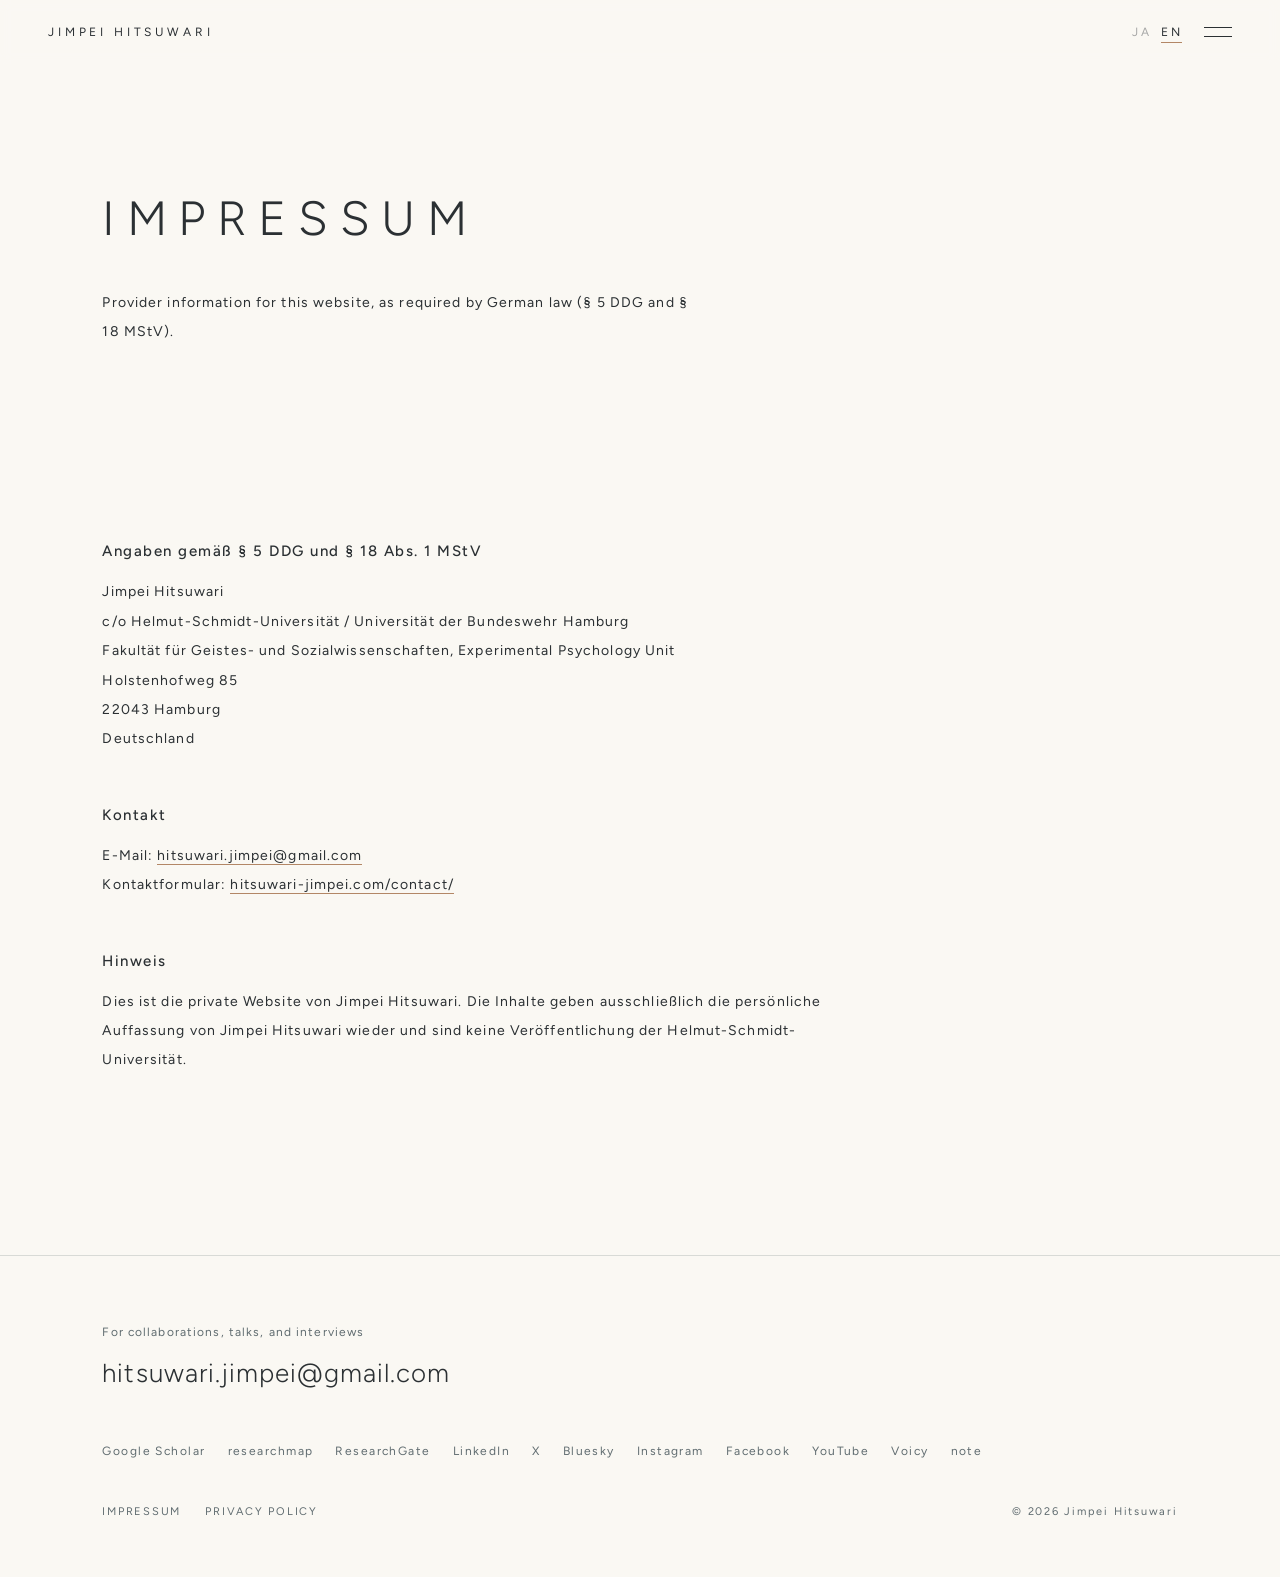
<file: impressum/index.html>
<!DOCTYPE html>
<html lang="ja" data-lang="ja" class="no-js">
<head>
<meta charset="UTF-8">
<meta name="viewport" content="width=device-width, initial-scale=1">
<title>Impressum | 櫃割 仁平 Jimpei Hitsuwari</title>
<meta name="description" content="Impressum (Anbieterkennzeichnung) der Website von Jimpei Hitsuwari. 運営者情報。">
<meta property="og:type" content="website">
<meta property="og:title" content="Impressum | Jimpei Hitsuwari">
<meta property="og:url" content="https://hitsuwari-jimpei.com/impressum/">
<meta property="og:site_name" content="櫃割 仁平 Jimpei Hitsuwari">
<meta property="og:image" content="https://hitsuwari-jimpei.com/images/ogp.png">
<meta property="og:image:width" content="1200">
<meta property="og:image:height" content="630">
<meta property="og:image:alt" content="櫃割 仁平 Jimpei Hitsuwari — 心理学者 Psychologist">
<meta name="twitter:card" content="summary_large_image">
<link rel="canonical" href="https://hitsuwari-jimpei.com/impressum/">
<script>
  (function () {
    var l = 'ja';
    try { l = localStorage.getItem('lang') || ((navigator.language || '').indexOf('ja') === 0 ? 'ja' : 'en'); } catch (e) {}
    document.documentElement.dataset.lang = l;
    document.documentElement.lang = l;
  })();
</script>
<link rel="stylesheet" href="../assets/css/fonts.css">
<link rel="icon" href="../assets/favicon.svg" type="image/svg+xml">
<link rel="stylesheet" href="../assets/css/style.css">
</head>
<body>
<a class="skip-link" href="#main"><span lang="ja">本文へ</span><span lang="en">Skip to content</span></a>

<header class="site-header">
  <a class="logo" href="../">JIMPEI HITSUWARI</a>
  <div class="header-right">
    <div class="lang-switch" role="group" aria-label="Language">
      <button type="button" data-set-lang="ja" aria-pressed="true">JA</button>
      <button type="button" data-set-lang="en" aria-pressed="false">EN</button>
    </div>
    <button type="button" class="menu-toggle" aria-controls="site-menu" aria-expanded="false">
      <span></span><span></span><span class="visually-hidden">Menu</span>
    </button>
  </div>
</header>

<nav id="site-menu" class="site-menu" aria-hidden="true" aria-label="Site menu">
  <ul>
    <li><a href="../"><span class="en">Top</span><span class="ja">トップ</span></a></li>
    <li><a href="../greeting/"><span class="en">Greeting</span><span class="ja">あいさつ</span></a></li>
    <li><a href="../profile/"><span class="en">Profile</span><span class="ja">プロフィール</span></a></li>
    <li><a href="../publication/"><span class="en">Publications</span><span class="ja">研究業績</span></a></li>
    <li><a href="../outreach/"><span class="en">Outreach</span><span class="ja">アウトリーチ</span></a></li>
    <li><a href="../media/"><span class="en">Media</span><span class="ja">メディア</span></a></li>
    <li><a href="../voicy/"><span class="en">Voicy</span><span class="ja">Voicy</span></a></li>
    <li><a href="../crowdfunding/"><span class="en">Crowdfunding</span><span class="ja">クラウドファンディング</span></a></li>
    <li><a href="../contact/"><span class="en">Contact</span><span class="ja">お問い合わせ</span></a></li>
  </ul>
</nav>

<main id="main">

  <header class="page-head">
    <h1 class="page-title">IMPRESSUM</h1>
    <p class="page-title-ja" lang="ja">運営者情報</p>
    <p class="page-lead">
      <span lang="ja">ドイツの法律（デジタルサービス法 § 5，州間メディア協定 § 18）にもとづく，このサイトの運営者情報です。</span>
      <span lang="en">Provider information for this website, as required by German law (§ 5 DDG and § 18 MStV).</span>
    </p>
  </header>

  <section class="section">
    <div class="text-page" lang="de">
      <h2>Angaben gemäß § 5 DDG und § 18 Abs. 1 MStV</h2>
      <p>Jimpei Hitsuwari<br>
      c/o Helmut-Schmidt-Universität / Universität der Bundeswehr Hamburg<br>
      Fakultät für Geistes- und Sozialwissenschaften, Experimental Psychology Unit<br>
      Holstenhofweg 85<br>
      22043 Hamburg<br>
      Deutschland</p>
      <h2>Kontakt</h2>
      <p>E-Mail: <a href="mailto:hitsuwari.jimpei@gmail.com">hitsuwari.jimpei@gmail.com</a><br>
      Kontaktformular: <a href="../contact/">hitsuwari-jimpei.com/contact/</a></p>
      <h2>Hinweis</h2>
      <p>Dies ist die private Website von Jimpei Hitsuwari. Die Inhalte geben ausschließlich die persönliche Auffassung von Jimpei Hitsuwari wieder und sind keine Veröffentlichung der Helmut-Schmidt-Universität.</p>
    </div>
  </section>

</main>

<footer class="site-footer">
  <p><span lang="ja">共同研究，講演，取材のご依頼はこちらへ</span><span lang="en">For collaborations, talks, and interviews</span></p>
  <a class="footer-mail" href="mailto:hitsuwari.jimpei@gmail.com">hitsuwari.jimpei@gmail.com</a>
  <ul class="footer-links">
    <li><a href="https://scholar.google.co.jp/citations?hl=en&amp;user=swipd34AAAAJ" target="_blank" rel="noopener">Google Scholar</a></li>
    <li><a href="https://researchmap.jp/hitsuwari" target="_blank" rel="noopener">researchmap</a></li>
    <li><a href="https://www.researchgate.net/profile/Jimpei-Hitsuwari" target="_blank" rel="noopener">ResearchGate</a></li>
    <li><a href="https://www.linkedin.com/in/jimpei-hitsuwari/" target="_blank" rel="noopener">LinkedIn</a></li>
    <li><a href="https://x.com/jimpe_hitsuwari" target="_blank" rel="noopener">X</a></li>
    <li><a href="https://bsky.app/profile/jimpe-hitsuwari.bsky.social" target="_blank" rel="noopener">Bluesky</a></li>
    <li><a href="https://www.instagram.com/jimpei_hitsuwari/" target="_blank" rel="noopener">Instagram</a></li>
    <li><a href="https://www.facebook.com/jimpei.hitsuwari" target="_blank" rel="noopener">Facebook</a></li>
    <li><a href="https://youtube.com/@jimpe_hitsuwari" target="_blank" rel="noopener">YouTube</a></li>
    <li><a href="https://voicy.jp/channel/4088" target="_blank" rel="noopener">Voicy</a></li>
    <li><a href="https://note.com/hitsuwari5th" target="_blank" rel="noopener">note</a></li>
  </ul>
  <div class="footer-bottom">
    <span class="footer-legal"><a href="../impressum/">IMPRESSUM</a><a href="../privacy-policy/">PRIVACY POLICY</a></span>
    <span>&copy; 2026 Jimpei Hitsuwari</span>
  </div>
</footer>

<script src="../assets/js/main.js"></script>
<!-- Cloudflare Web Analytics (cookieless; described in privacy-policy/) --><script type='module' src='https://static.cloudflareinsights.com/beacon.min.js' data-cf-beacon='{"token": "9117e6fc5d594ad89c79f5635b41a6ee"}'></script><!-- End Cloudflare Web Analytics -->
</body>
</html>
</file>
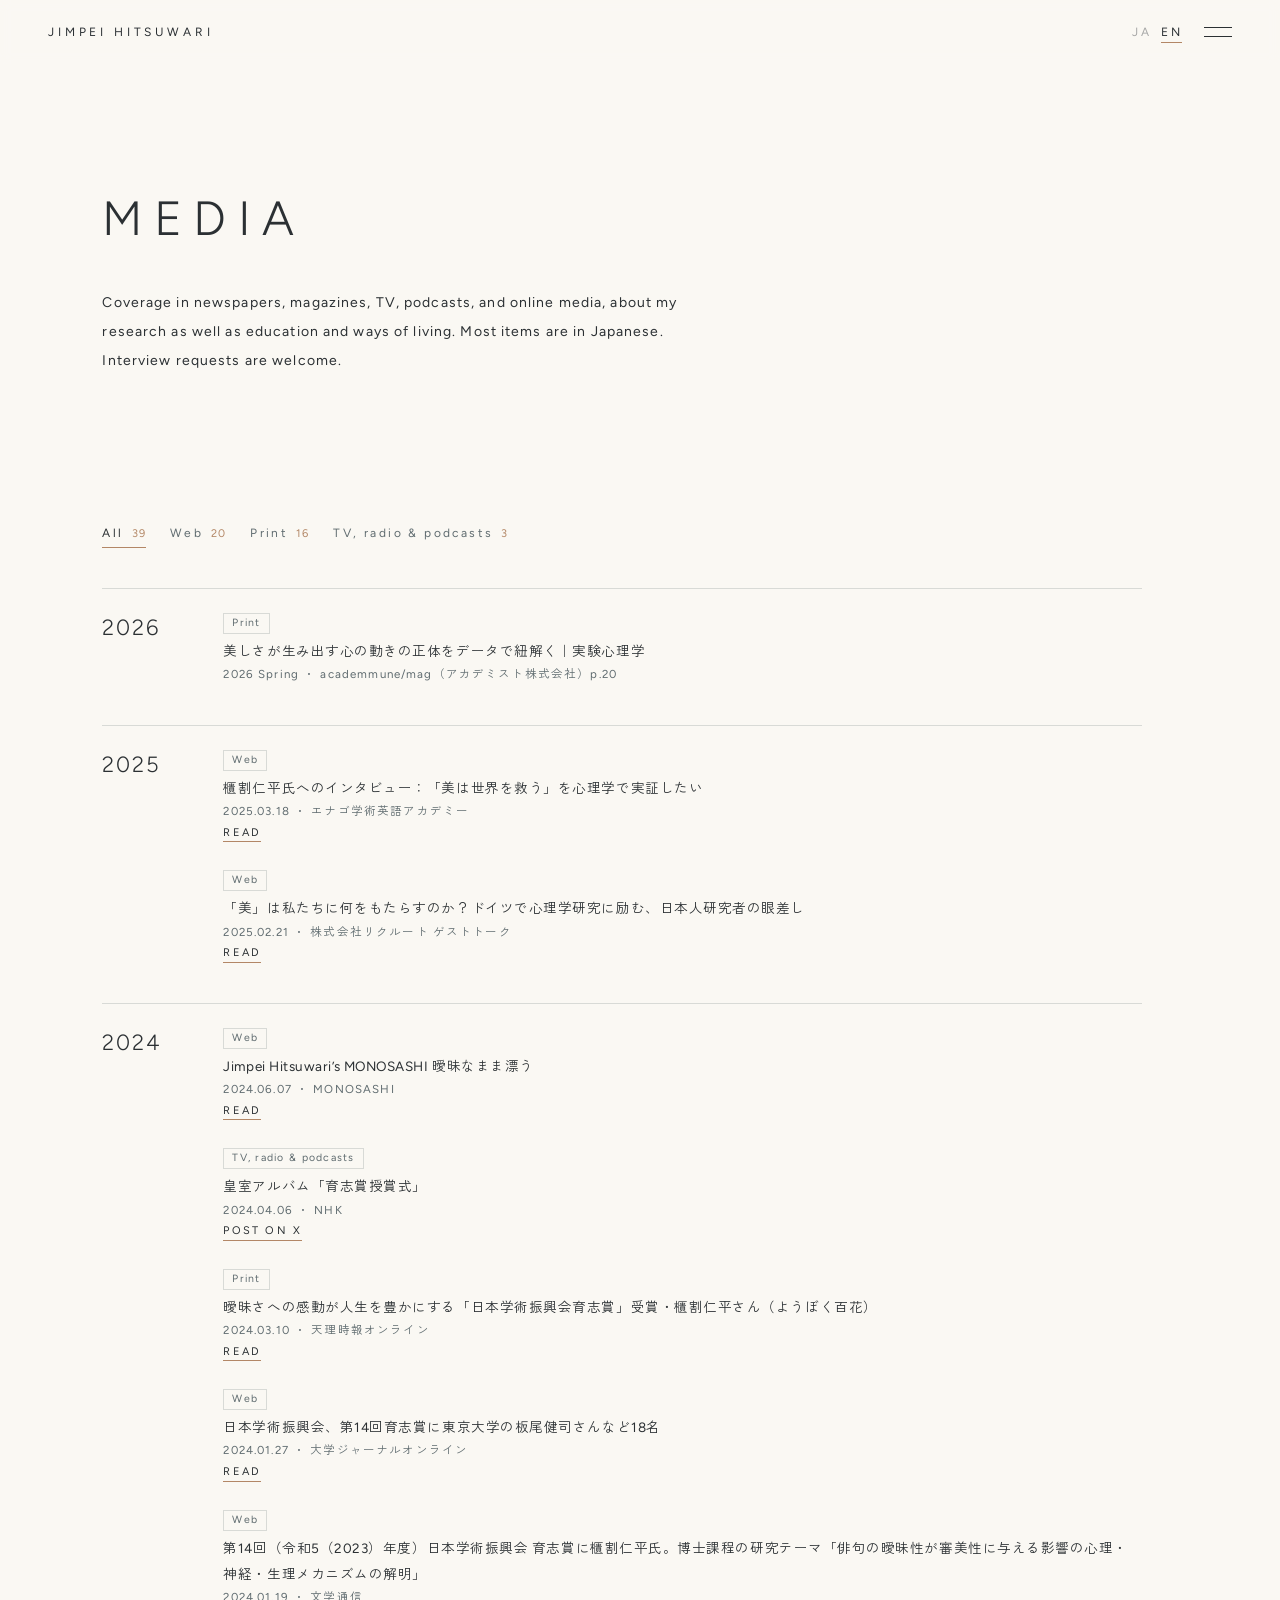
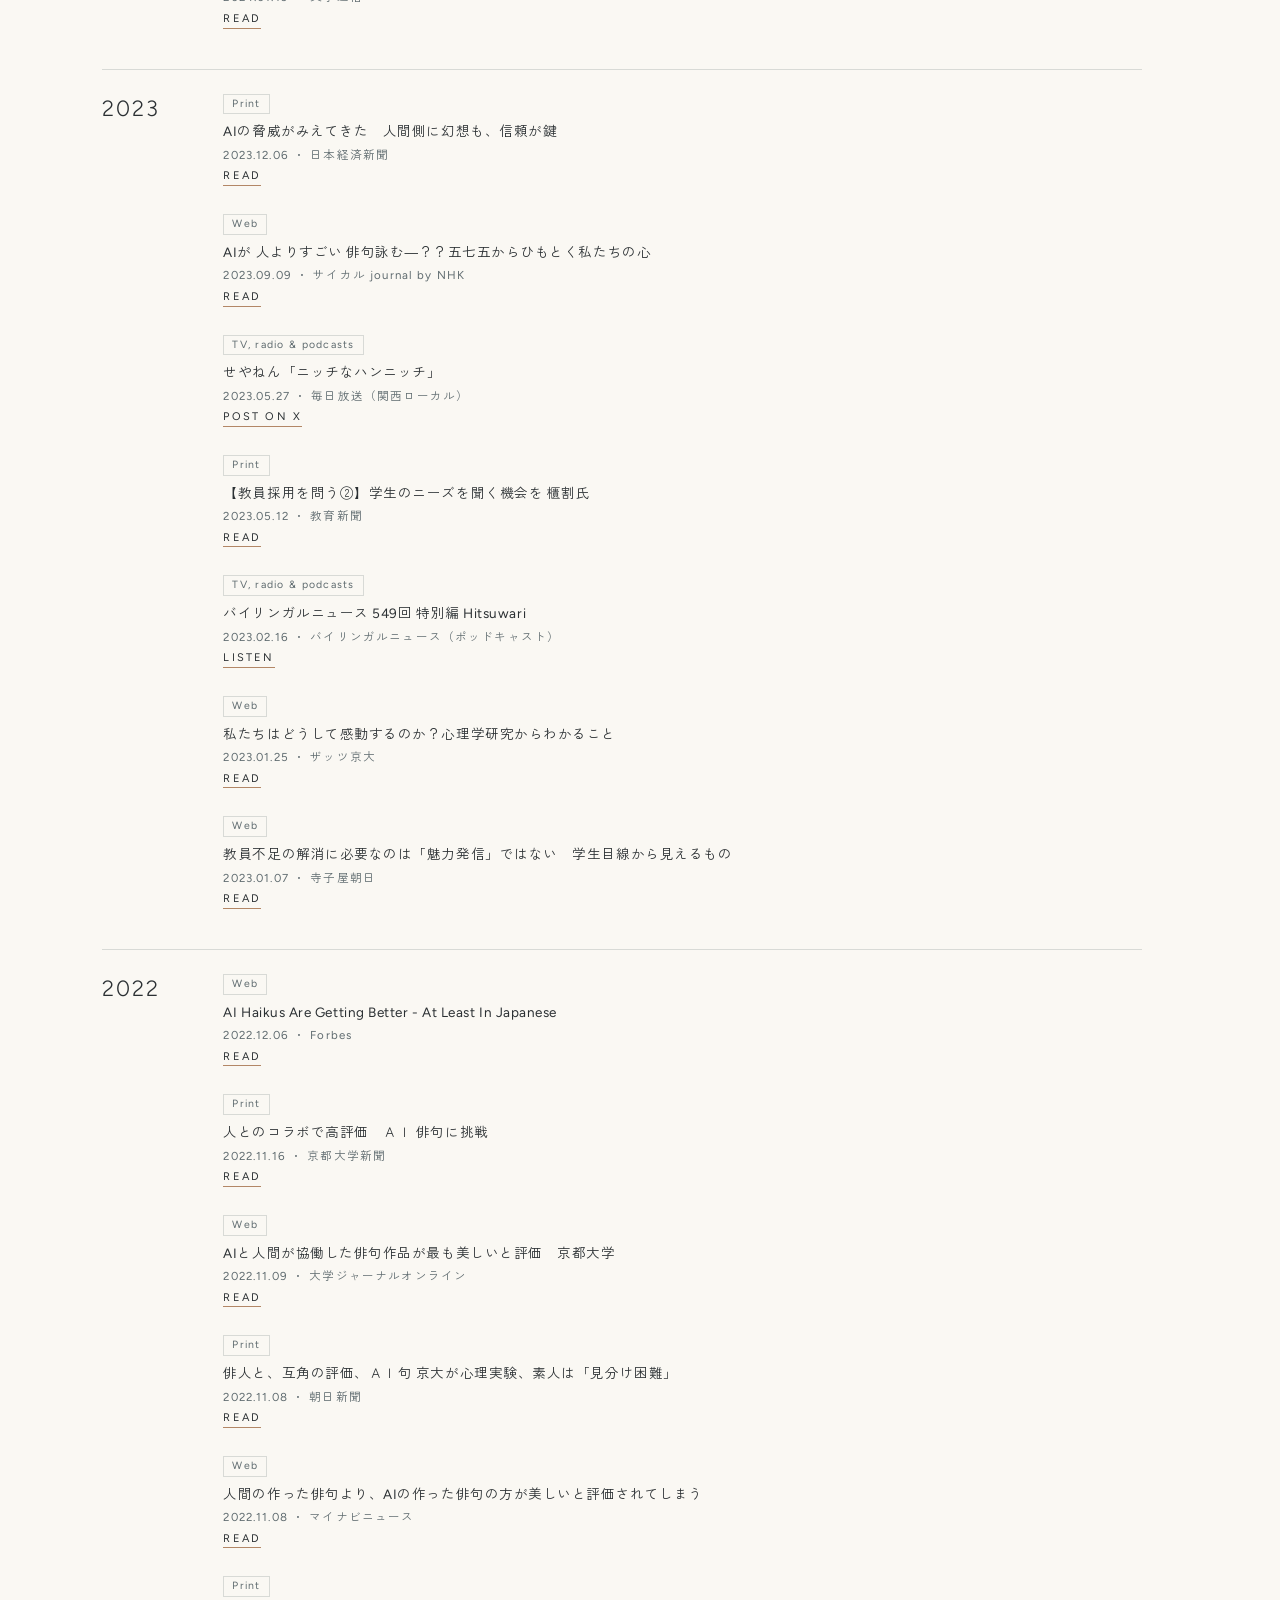
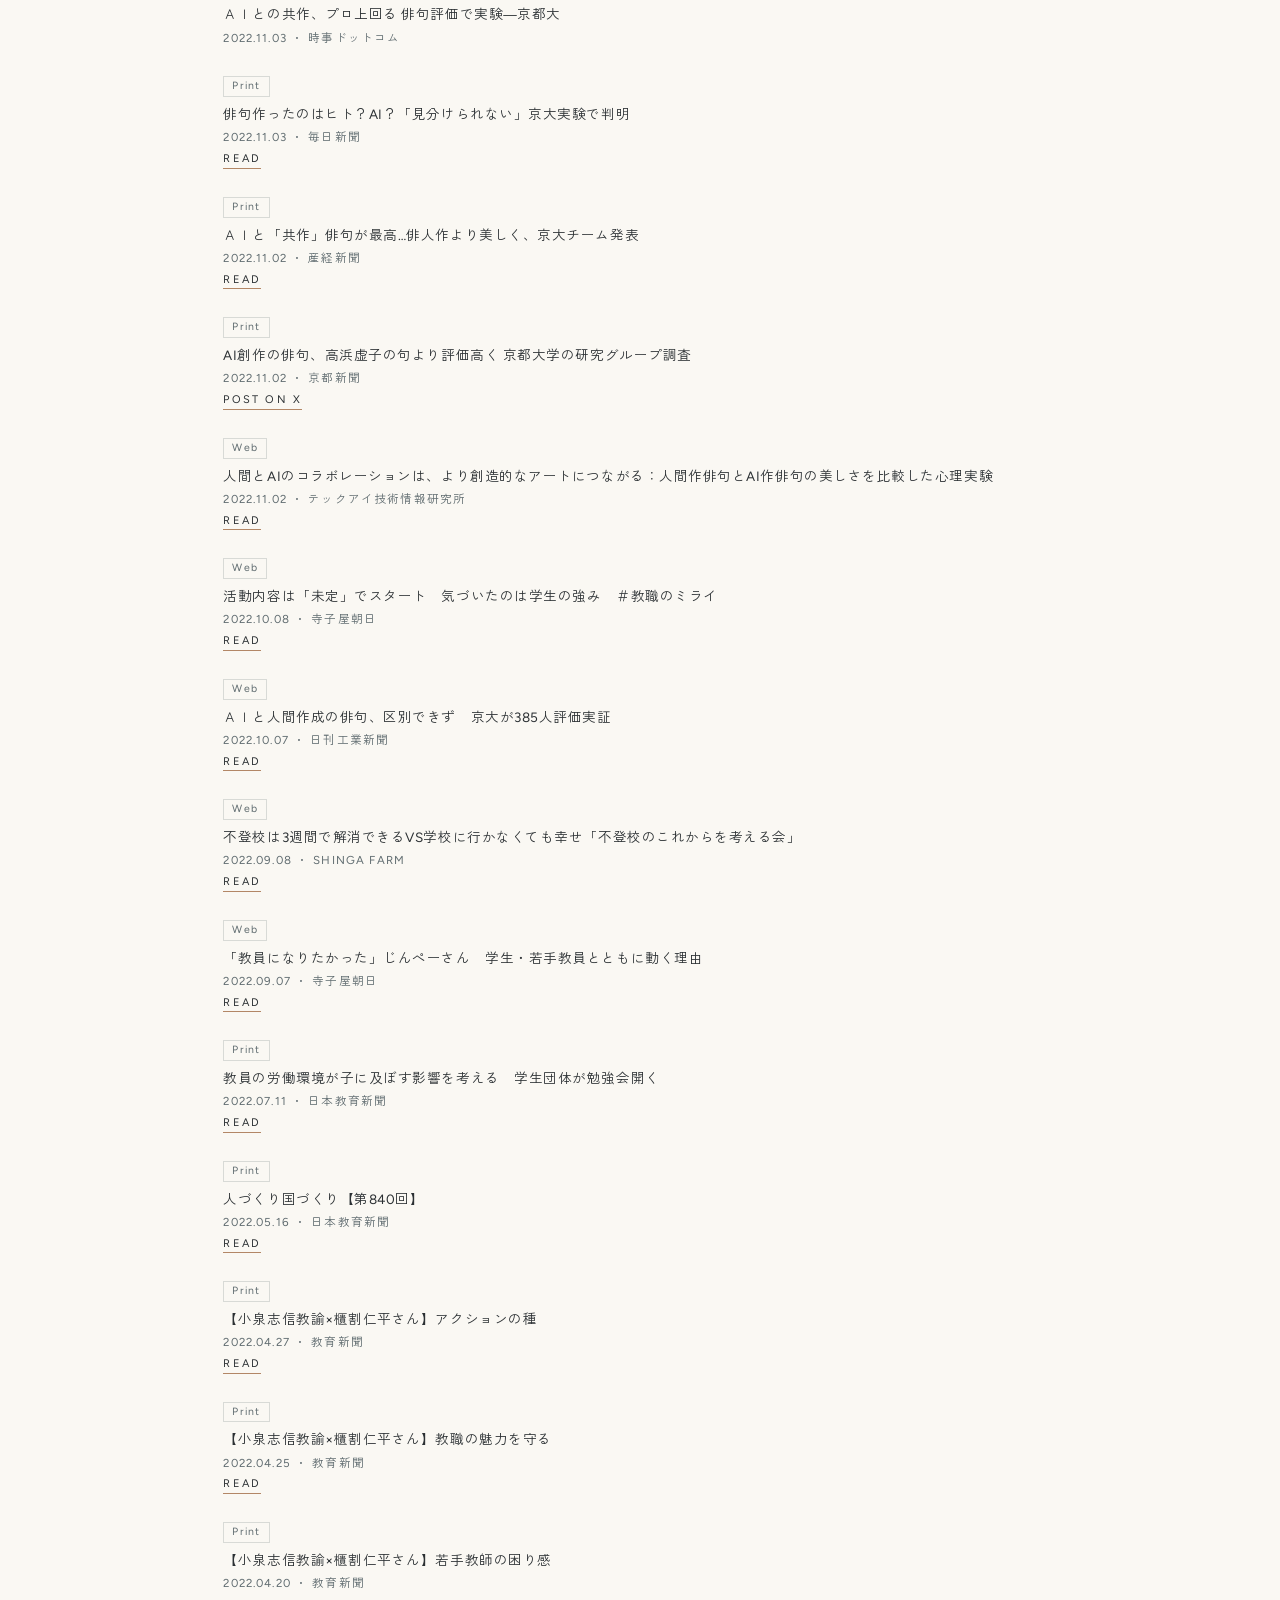
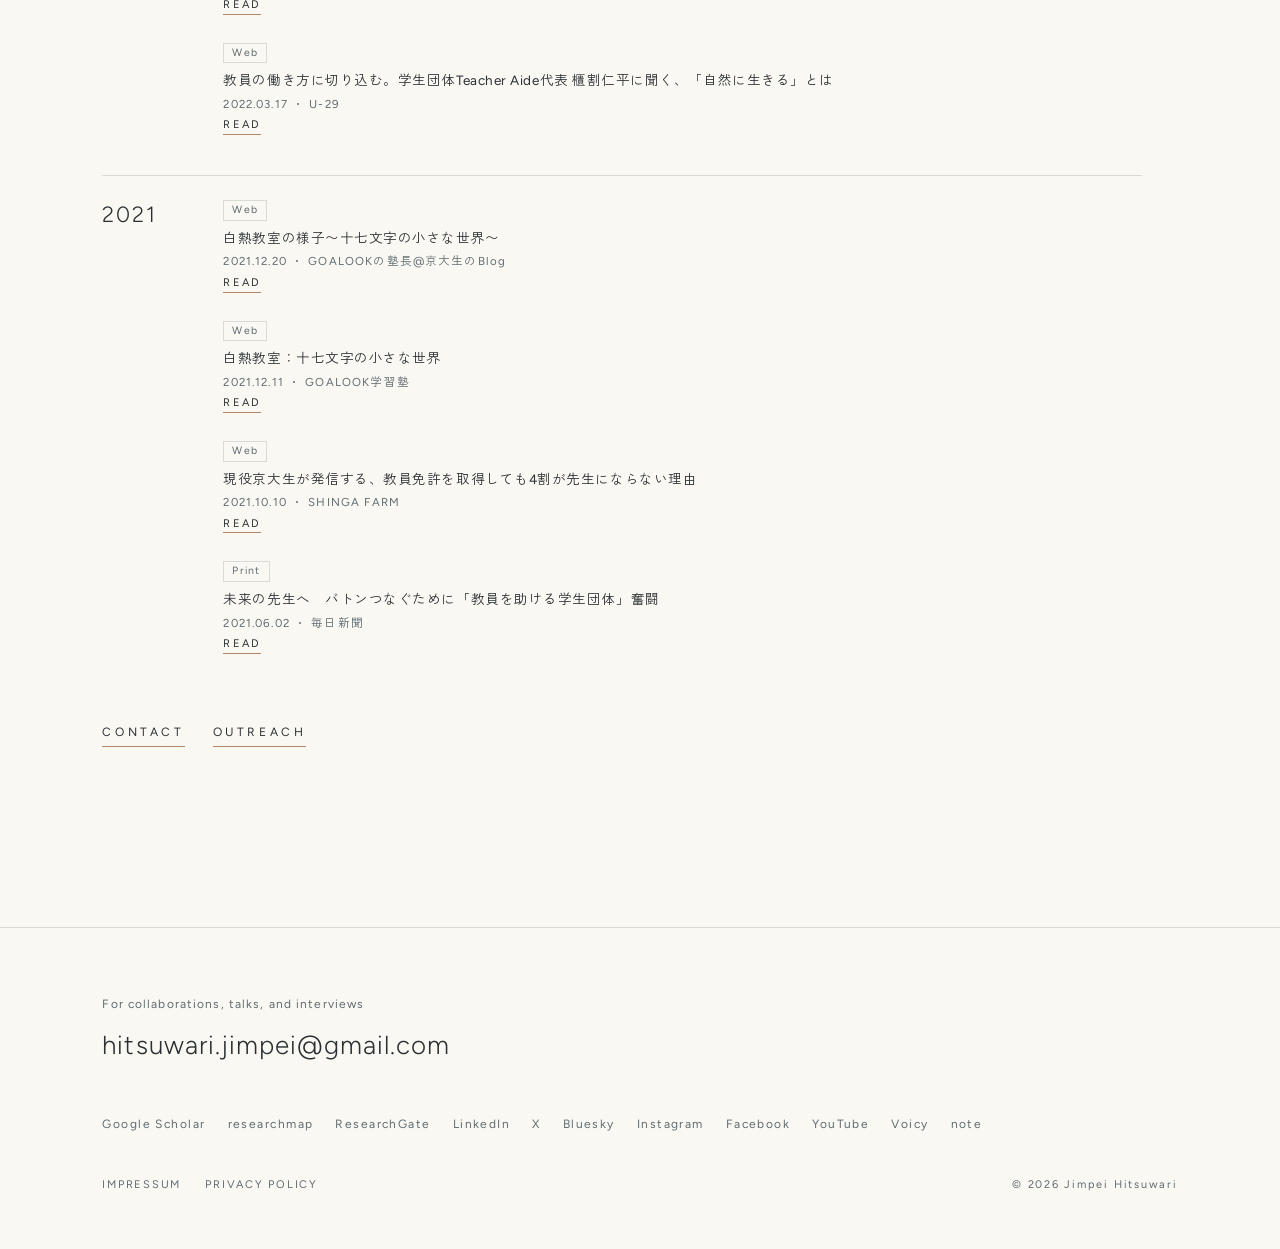
<file: media/index.html>
<!DOCTYPE html>
<html lang="ja" data-lang="ja" class="no-js">
<head>
<meta charset="UTF-8">
<meta name="viewport" content="width=device-width, initial-scale=1">
<title>メディア Media | 櫃割 仁平 Jimpei Hitsuwari</title>
<meta name="description" content="心理学者 櫃割仁平（Jimpei Hitsuwari）のメディア掲載・出演。新聞，雑誌，テレビ，ポッドキャスト，ウェブメディア。">
<meta property="og:type" content="website">
<meta property="og:title" content="Media | Jimpei Hitsuwari">
<meta property="og:url" content="https://hitsuwari-jimpei.com/media/">
<meta property="og:site_name" content="櫃割 仁平 Jimpei Hitsuwari">
<meta property="og:image" content="https://hitsuwari-jimpei.com/images/ogp.png">
<meta property="og:image:width" content="1200">
<meta property="og:image:height" content="630">
<meta property="og:image:alt" content="櫃割 仁平 Jimpei Hitsuwari — 心理学者 Psychologist">
<meta name="twitter:card" content="summary_large_image">
<link rel="canonical" href="https://hitsuwari-jimpei.com/media/">
<script>
  (function () {
    var l = 'ja';
    try { l = localStorage.getItem('lang') || ((navigator.language || '').indexOf('ja') === 0 ? 'ja' : 'en'); } catch (e) {}
    document.documentElement.dataset.lang = l;
    document.documentElement.lang = l;
  })();
</script>
<link rel="stylesheet" href="../assets/css/fonts.css">
<link rel="icon" href="../assets/favicon.svg" type="image/svg+xml">
<link rel="stylesheet" href="../assets/css/style.css">
</head>
<body>
<a class="skip-link" href="#main"><span lang="ja">本文へ</span><span lang="en">Skip to content</span></a>

<header class="site-header">
  <a class="logo" href="../">JIMPEI HITSUWARI</a>
  <div class="header-right">
    <div class="lang-switch" role="group" aria-label="Language">
      <button type="button" data-set-lang="ja" aria-pressed="true">JA</button>
      <button type="button" data-set-lang="en" aria-pressed="false">EN</button>
    </div>
    <button type="button" class="menu-toggle" aria-controls="site-menu" aria-expanded="false">
      <span></span><span></span><span class="visually-hidden">Menu</span>
    </button>
  </div>
</header>

<nav id="site-menu" class="site-menu" aria-hidden="true" aria-label="Site menu">
  <ul>
    <li><a href="../"><span class="en">Top</span><span class="ja">トップ</span></a></li>
    <li><a href="../greeting/"><span class="en">Greeting</span><span class="ja">あいさつ</span></a></li>
    <li><a href="../profile/"><span class="en">Profile</span><span class="ja">プロフィール</span></a></li>
    <li><a href="../publication/"><span class="en">Publications</span><span class="ja">研究業績</span></a></li>
    <li><a href="../outreach/"><span class="en">Outreach</span><span class="ja">アウトリーチ</span></a></li>
    <li><a href="./"><span class="en">Media</span><span class="ja">メディア</span></a></li>
    <li><a href="../voicy/"><span class="en">Voicy</span><span class="ja">Voicy</span></a></li>
    <li><a href="../crowdfunding/"><span class="en">Crowdfunding</span><span class="ja">クラウドファンディング</span></a></li>
    <li><a href="../contact/"><span class="en">Contact</span><span class="ja">お問い合わせ</span></a></li>
  </ul>
</nav>

<main id="main">

  <header class="page-head">
    <h1 class="page-title">MEDIA</h1>
    <p class="page-title-ja" lang="ja">メディア掲載・出演</p>
    <p class="page-lead">
      <span lang="ja">新聞，雑誌，テレビ，ウェブメディアでの掲載・出演です。研究のことだけでなく，教育や生き方についても取材いただいています。取材のご依頼もお気軽にどうぞ。</span>
      <span lang="en">Coverage in newspapers, magazines, TV, podcasts, and online media, about my research as well as education and ways of living. Most items are in Japanese. Interview requests are welcome.</span>
    </p>
  </header>

  <section class="section" aria-label="Media list">
    <div class="filter-bar" data-filter-group="media-list" role="group" aria-label="Filter" hidden><button type="button" data-filter="all" aria-pressed="true"><span lang="ja">すべて</span><span lang="en">All</span><span class="count">39</span></button><button type="button" data-filter="web" aria-pressed="false"><span lang="ja">ウェブ</span><span lang="en">Web</span><span class="count">20</span></button><button type="button" data-filter="print" aria-pressed="false"><span lang="ja">新聞・雑誌</span><span lang="en">Print</span><span class="count">16</span></button><button type="button" data-filter="broadcast" aria-pressed="false"><span lang="ja">テレビ・ラジオ・ポッドキャスト</span><span lang="en">TV, radio &amp; podcasts</span><span class="count">3</span></button></div>
    <div class="filter-list" id="media-list">
<div class="year-group" id="y2026"><h2 class="year">2026</h2><ol class="entries"><li class="entry" data-cat="print"><div class="entry-tags"><span class="tag"><span lang="ja">新聞・雑誌</span><span lang="en">Print</span></span></div><p class="cite">美しさが生み出す心の動きの正体をデータで紐解く｜実験心理学</p><p class="when">2026 Spring ・ academmune/mag（アカデミスト株式会社）p.20</p></li></ol></div>
<div class="year-group" id="y2025"><h2 class="year">2025</h2><ol class="entries"><li class="entry" data-cat="web"><div class="entry-tags"><span class="tag"><span lang="ja">ウェブ</span><span lang="en">Web</span></span></div><p class="cite">櫃割仁平氏へのインタビュー：「美は世界を救う」を心理学で実証したい</p><p class="when">2025.03.18 ・ エナゴ学術英語アカデミー</p><div class="entry-links"><a href="https://www.enago.jp/academy/dr-jimpei-hitsuwari/amp/?utm_source=prtimes&amp;utm_medium=pr&amp;utm_campaign=academist-interview-20250319" target="_blank" rel="noopener">READ</a></div></li><li class="entry" data-cat="web"><div class="entry-tags"><span class="tag"><span lang="ja">ウェブ</span><span lang="en">Web</span></span></div><p class="cite">「美」は私たちに何をもたらすのか？ドイツで心理学研究に励む、日本人研究者の眼差し</p><p class="when">2025.02.21 ・ 株式会社リクルート ゲストトーク</p><div class="entry-links"><a href="https://www.recruit.co.jp/blog/guesttalk/20250221_5391.html" target="_blank" rel="noopener">READ</a></div></li></ol></div>
<div class="year-group" id="y2024"><h2 class="year">2024</h2><ol class="entries"><li class="entry" data-cat="web"><div class="entry-tags"><span class="tag"><span lang="ja">ウェブ</span><span lang="en">Web</span></span></div><p class="cite">Jimpei Hitsuwari’s MONOSASHI 曖昧なまま漂う</p><p class="when">2024.06.07 ・ MONOSASHI</p><div class="entry-links"><a href="https://www.hi-parters.com/monosashi-file21" target="_blank" rel="noopener">READ</a></div></li><li class="entry" data-cat="broadcast"><div class="entry-tags"><span class="tag"><span lang="ja">テレビ・ラジオ・ポッドキャスト</span><span lang="en">TV, radio &amp; podcasts</span></span></div><p class="cite">皇室アルバム「育志賞授賞式」</p><p class="when">2024.04.06 ・ NHK</p><div class="entry-links"><a href="https://x.com/jimpe_hitsuwari/status/1777298666061271431" target="_blank" rel="noopener">POST ON X</a></div></li><li class="entry" data-cat="print"><div class="entry-tags"><span class="tag"><span lang="ja">新聞・雑誌</span><span lang="en">Print</span></span></div><p class="cite">曖昧さへの感動が人生を豊かにする「日本学術振興会育志賞」受賞・櫃割仁平さん（ようぼく百花）</p><p class="when">2024.03.10 ・ 天理時報オンライン</p><div class="entry-links"><a href="https://jiho.doyusha.jp/148317/" target="_blank" rel="noopener">READ</a></div></li><li class="entry" data-cat="web"><div class="entry-tags"><span class="tag"><span lang="ja">ウェブ</span><span lang="en">Web</span></span></div><p class="cite">日本学術振興会、第14回育志賞に東京大学の板尾健司さんなど18名</p><p class="when">2024.01.27 ・ 大学ジャーナルオンライン</p><div class="entry-links"><a href="https://univ-journal.jp/241690/" target="_blank" rel="noopener">READ</a></div></li><li class="entry" data-cat="web"><div class="entry-tags"><span class="tag"><span lang="ja">ウェブ</span><span lang="en">Web</span></span></div><p class="cite">第14回（令和5（2023）年度）日本学術振興会 育志賞に櫃割仁平氏。博士課程の研究テーマ「俳句の曖昧性が審美性に与える影響の心理・神経・生理メカニズムの解明」</p><p class="when">2024.01.19 ・ 文学通信</p><div class="entry-links"><a href="https://bungaku-report.com/blog/2024/01/1452023.html" target="_blank" rel="noopener">READ</a></div></li></ol></div>
<div class="year-group" id="y2023"><h2 class="year">2023</h2><ol class="entries"><li class="entry" data-cat="print"><div class="entry-tags"><span class="tag"><span lang="ja">新聞・雑誌</span><span lang="en">Print</span></span></div><p class="cite">AIの脅威がみえてきた　人間側に幻想も、信頼が鍵</p><p class="when">2023.12.06 ・ 日本経済新聞</p><div class="entry-links"><a href="https://www.nikkei.com/article/DGXZQOCD041Y20U3A201C2000000/" target="_blank" rel="noopener">READ</a></div></li><li class="entry" data-cat="web"><div class="entry-tags"><span class="tag"><span lang="ja">ウェブ</span><span lang="en">Web</span></span></div><p class="cite">AIが 人よりすごい 俳句詠む―？？五七五からひもとく私たちの心</p><p class="when">2023.09.09 ・ サイカル journal by NHK</p><div class="entry-links"><a href="https://www3.nhk.or.jp/news/special/sci_cul/2023/09/story/aihaiku/" target="_blank" rel="noopener">READ</a></div></li><li class="entry" data-cat="broadcast"><div class="entry-tags"><span class="tag"><span lang="ja">テレビ・ラジオ・ポッドキャスト</span><span lang="en">TV, radio &amp; podcasts</span></span></div><p class="cite">せやねん「ニッチなハンニッチ」</p><p class="when">2023.05.27 ・ 毎日放送（関西ローカル）</p><div class="entry-links"><a href="https://x.com/jimpe_hitsuwari/status/1662304924850601984" target="_blank" rel="noopener">POST ON X</a></div></li><li class="entry" data-cat="print"><div class="entry-tags"><span class="tag"><span lang="ja">新聞・雑誌</span><span lang="en">Print</span></span></div><p class="cite">【教員採用を問う②】学生のニーズを聞く機会を 櫃割氏</p><p class="when">2023.05.12 ・ 教育新聞</p><div class="entry-links"><a href="https://www.kyobun.co.jp/article/20230512-04" target="_blank" rel="noopener">READ</a></div></li><li class="entry" data-cat="broadcast"><div class="entry-tags"><span class="tag"><span lang="ja">テレビ・ラジオ・ポッドキャスト</span><span lang="en">TV, radio &amp; podcasts</span></span></div><p class="cite">バイリンガルニュース 549回 特別編 Hitsuwari</p><p class="when">2023.02.16 ・ バイリンガルニュース（ポッドキャスト）</p><div class="entry-links"><a href="https://bilingualnews.libsyn.com/549-hitsuwari-021623" target="_blank" rel="noopener">LISTEN</a></div></li><li class="entry" data-cat="web"><div class="entry-tags"><span class="tag"><span lang="ja">ウェブ</span><span lang="en">Web</span></span></div><p class="cite">私たちはどうして感動するのか？心理学研究からわかること</p><p class="when">2023.01.25 ・ ザッツ京大</p><div class="entry-links"><a href="https://www.thats.pr.kyoto-u.ac.jp/2023/01/25/13444/" target="_blank" rel="noopener">READ</a></div></li><li class="entry" data-cat="web"><div class="entry-tags"><span class="tag"><span lang="ja">ウェブ</span><span lang="en">Web</span></span></div><p class="cite">教員不足の解消に必要なのは「魅力発信」ではない　学生目線から見えるもの</p><p class="when">2023.01.07 ・ 寺子屋朝日</p><div class="entry-links"><a href="https://terakoya.asahi.com/article/14807981" target="_blank" rel="noopener">READ</a></div></li></ol></div>
<div class="year-group" id="y2022"><h2 class="year">2022</h2><ol class="entries"><li class="entry" data-cat="web"><div class="entry-tags"><span class="tag"><span lang="ja">ウェブ</span><span lang="en">Web</span></span></div><p class="cite">AI Haikus Are Getting Better - At Least In Japanese</p><p class="when">2022.12.06 ・ Forbes</p><div class="entry-links"><a href="https://www.forbes.com/sites/evaamsen/2022/12/06/ai-haikus-are-getting-betterat-least-in-japanese/?sh=171d3b25537c" target="_blank" rel="noopener">READ</a></div></li><li class="entry" data-cat="print"><div class="entry-tags"><span class="tag"><span lang="ja">新聞・雑誌</span><span lang="en">Print</span></span></div><p class="cite">人とのコラボで高評価　ＡＩ 俳句に挑戦</p><p class="when">2022.11.16 ・ 京都大学新聞</p><div class="entry-links"><a href="https://www.kyoto-up.org/archives/5469" target="_blank" rel="noopener">READ</a></div></li><li class="entry" data-cat="web"><div class="entry-tags"><span class="tag"><span lang="ja">ウェブ</span><span lang="en">Web</span></span></div><p class="cite">AIと人間が協働した俳句作品が最も美しいと評価　京都大学</p><p class="when">2022.11.09 ・ 大学ジャーナルオンライン</p><div class="entry-links"><a href="https://univ-journal.jp/193578/" target="_blank" rel="noopener">READ</a></div></li><li class="entry" data-cat="print"><div class="entry-tags"><span class="tag"><span lang="ja">新聞・雑誌</span><span lang="en">Print</span></span></div><p class="cite">俳人と、互角の評価、ＡＩ句 京大が心理実験、素人は「見分け困難」</p><p class="when">2022.11.08 ・ 朝日新聞</p><div class="entry-links"><a href="https://www.asahi.com/articles/DA3S15468789.html" target="_blank" rel="noopener">READ</a></div></li><li class="entry" data-cat="web"><div class="entry-tags"><span class="tag"><span lang="ja">ウェブ</span><span lang="en">Web</span></span></div><p class="cite">人間の作った俳句より、AIの作った俳句の方が美しいと評価されてしまう</p><p class="when">2022.11.08 ・ マイナビニュース</p><div class="entry-links"><a href="https://news.mynavi.jp/article/20221108-2507265/" target="_blank" rel="noopener">READ</a></div></li><li class="entry" data-cat="print"><div class="entry-tags"><span class="tag"><span lang="ja">新聞・雑誌</span><span lang="en">Print</span></span></div><p class="cite">ＡＩとの共作、プロ上回る 俳句評価で実験―京都大</p><p class="when">2022.11.03 ・ 時事ドットコム</p></li><li class="entry" data-cat="print"><div class="entry-tags"><span class="tag"><span lang="ja">新聞・雑誌</span><span lang="en">Print</span></span></div><p class="cite">俳句作ったのはヒト？AI？「見分けられない」京大実験で判明</p><p class="when">2022.11.03 ・ 毎日新聞</p><div class="entry-links"><a href="https://mainichi.jp/articles/20221102/k00/00m/040/234000c" target="_blank" rel="noopener">READ</a></div></li><li class="entry" data-cat="print"><div class="entry-tags"><span class="tag"><span lang="ja">新聞・雑誌</span><span lang="en">Print</span></span></div><p class="cite">ＡＩと「共作」俳句が最高…俳人作より美しく、京大チーム発表</p><p class="when">2022.11.02 ・ 産経新聞</p><div class="entry-links"><a href="https://www.sankei.com/article/20221102-2EGLRTKCHNIANNA5NUHQ5OI7BI/" target="_blank" rel="noopener">READ</a></div></li><li class="entry" data-cat="print"><div class="entry-tags"><span class="tag"><span lang="ja">新聞・雑誌</span><span lang="en">Print</span></span></div><p class="cite">AI創作の俳句、高浜虚子の句より評価高く 京都大学の研究グループ調査</p><p class="when">2022.11.02 ・ 京都新聞</p><div class="entry-links"><a href="https://x.com/jimpe_hitsuwari/status/1587752889887649793" target="_blank" rel="noopener">POST ON X</a></div></li><li class="entry" data-cat="web"><div class="entry-tags"><span class="tag"><span lang="ja">ウェブ</span><span lang="en">Web</span></span></div><p class="cite">人間とAIのコラボレーションは、より創造的なアートにつながる：人間作俳句とAI作俳句の美しさを比較した心理実験</p><p class="when">2022.11.02 ・ テックアイ技術情報研究所</p><div class="entry-links"><a href="https://tiisys.com/blog/2022/11/02/post-113146/" target="_blank" rel="noopener">READ</a></div></li><li class="entry" data-cat="web"><div class="entry-tags"><span class="tag"><span lang="ja">ウェブ</span><span lang="en">Web</span></span></div><p class="cite">活動内容は「未定」でスタート　気づいたのは学生の強み　＃教職のミライ</p><p class="when">2022.10.08 ・ 寺子屋朝日</p><div class="entry-links"><a href="https://terakoya.asahi.com/article/14731781" target="_blank" rel="noopener">READ</a></div></li><li class="entry" data-cat="web"><div class="entry-tags"><span class="tag"><span lang="ja">ウェブ</span><span lang="en">Web</span></span></div><p class="cite">ＡＩと人間作成の俳句、区別できず　京大が385人評価実証</p><p class="when">2022.10.07 ・ 日刊工業新聞</p><div class="entry-links"><a href="https://www.nikkan.co.jp/articles/view/00653443?gnr_footer=0067846" target="_blank" rel="noopener">READ</a></div></li><li class="entry" data-cat="web"><div class="entry-tags"><span class="tag"><span lang="ja">ウェブ</span><span lang="en">Web</span></span></div><p class="cite">不登校は3週間で解消できるVS学校に行かなくても幸せ「不登校のこれからを考える会」</p><p class="when">2022.09.08 ・ SHINGA FARM</p><div class="entry-links"><a href="https://www.shinga-farm.com/study/school-refusal/" target="_blank" rel="noopener">READ</a></div></li><li class="entry" data-cat="web"><div class="entry-tags"><span class="tag"><span lang="ja">ウェブ</span><span lang="en">Web</span></span></div><p class="cite">「教員になりたかった」じんぺーさん　学生・若手教員とともに動く理由</p><p class="when">2022.09.07 ・ 寺子屋朝日</p><div class="entry-links"><a href="https://terakoya.asahi.com/article/14712240" target="_blank" rel="noopener">READ</a></div></li><li class="entry" data-cat="print"><div class="entry-tags"><span class="tag"><span lang="ja">新聞・雑誌</span><span lang="en">Print</span></span></div><p class="cite">教員の労働環境が子に及ぼす影響を考える　学生団体が勉強会開く</p><p class="when">2022.07.11 ・ 日本教育新聞</p><div class="entry-links"><a href="https://www.kyoiku-press.com/post-246311/" target="_blank" rel="noopener">READ</a></div></li><li class="entry" data-cat="print"><div class="entry-tags"><span class="tag"><span lang="ja">新聞・雑誌</span><span lang="en">Print</span></span></div><p class="cite">人づくり国づくり【第840回】</p><p class="when">2022.05.16 ・ 日本教育新聞</p><div class="entry-links"><a href="https://www.kyoiku-press.com/post-series/series-244249/" target="_blank" rel="noopener">READ</a></div></li><li class="entry" data-cat="print"><div class="entry-tags"><span class="tag"><span lang="ja">新聞・雑誌</span><span lang="en">Print</span></span></div><p class="cite">【小泉志信教諭×櫃割仁平さん】アクションの種</p><p class="when">2022.04.27 ・ 教育新聞</p><div class="entry-links"><a href="https://www.kyobun.co.jp/article/cu20220427" target="_blank" rel="noopener">READ</a></div></li><li class="entry" data-cat="print"><div class="entry-tags"><span class="tag"><span lang="ja">新聞・雑誌</span><span lang="en">Print</span></span></div><p class="cite">【小泉志信教諭×櫃割仁平さん】教職の魅力を守る</p><p class="when">2022.04.25 ・ 教育新聞</p><div class="entry-links"><a href="https://www.kyobun.co.jp/article/cu20220425" target="_blank" rel="noopener">READ</a></div></li><li class="entry" data-cat="print"><div class="entry-tags"><span class="tag"><span lang="ja">新聞・雑誌</span><span lang="en">Print</span></span></div><p class="cite">【小泉志信教諭×櫃割仁平さん】若手教師の困り感</p><p class="when">2022.04.20 ・ 教育新聞</p><div class="entry-links"><a href="https://www.kyobun.co.jp/article/cu20220420" target="_blank" rel="noopener">READ</a></div></li><li class="entry" data-cat="web"><div class="entry-tags"><span class="tag"><span lang="ja">ウェブ</span><span lang="en">Web</span></span></div><p class="cite">教員の働き方に切り込む。学生団体Teacher Aide代表 櫃割仁平に聞く、「自然に生きる」とは</p><p class="when">2022.03.17 ・ U-29</p><div class="entry-links"><a href="https://u-29.com/2022/03/17/hitsuwari-jimpei/" target="_blank" rel="noopener">READ</a></div></li></ol></div>
<div class="year-group" id="y2021"><h2 class="year">2021</h2><ol class="entries"><li class="entry" data-cat="web"><div class="entry-tags"><span class="tag"><span lang="ja">ウェブ</span><span lang="en">Web</span></span></div><p class="cite">白熱教室の様子〜十七文字の小さな世界〜</p><p class="when">2021.12.20 ・ GOALOOKの塾長@京大生のBlog</p><div class="entry-links"><a href="https://blog.goalook.net/entry/20211220/1639986624" target="_blank" rel="noopener">READ</a></div></li><li class="entry" data-cat="web"><div class="entry-tags"><span class="tag"><span lang="ja">ウェブ</span><span lang="en">Web</span></span></div><p class="cite">白熱教室：十七文字の小さな世界</p><p class="when">2021.12.11 ・ GOALOOK学習塾</p><div class="entry-links"><a href="https://www.goalook.net/post/today-slecture_worldof17letters" target="_blank" rel="noopener">READ</a></div></li><li class="entry" data-cat="web"><div class="entry-tags"><span class="tag"><span lang="ja">ウェブ</span><span lang="en">Web</span></span></div><p class="cite">現役京大生が発信する、教員免許を取得しても4割が先生にならない理由</p><p class="when">2021.10.10 ・ SHINGA FARM</p><div class="entry-links"><a href="https://www.shinga-farm.com/study/japan-teacher-aide/" target="_blank" rel="noopener">READ</a></div></li><li class="entry" data-cat="print"><div class="entry-tags"><span class="tag"><span lang="ja">新聞・雑誌</span><span lang="en">Print</span></span></div><p class="cite">未来の先生へ　バトンつなぐために「教員を助ける学生団体」奮闘</p><p class="when">2021.06.02 ・ 毎日新聞</p><div class="entry-links"><a href="https://mainichi.jp/articles/20210601/k00/00m/040/233000c" target="_blank" rel="noopener">READ</a></div></li></ol></div>
    </div>
    <div class="link-row">
      <a class="more" href="../contact/">CONTACT</a>
      <a class="more" href="../outreach/">OUTREACH</a>
    </div>
  </section>

</main>

<footer class="site-footer">
  <p><span lang="ja">共同研究，講演，取材のご依頼はこちらへ</span><span lang="en">For collaborations, talks, and interviews</span></p>
  <a class="footer-mail" href="mailto:hitsuwari.jimpei@gmail.com">hitsuwari.jimpei@gmail.com</a>
  <ul class="footer-links">
    <li><a href="https://scholar.google.co.jp/citations?hl=en&amp;user=swipd34AAAAJ" target="_blank" rel="noopener">Google Scholar</a></li>
    <li><a href="https://researchmap.jp/hitsuwari" target="_blank" rel="noopener">researchmap</a></li>
    <li><a href="https://www.researchgate.net/profile/Jimpei-Hitsuwari" target="_blank" rel="noopener">ResearchGate</a></li>
    <li><a href="https://www.linkedin.com/in/jimpei-hitsuwari/" target="_blank" rel="noopener">LinkedIn</a></li>
    <li><a href="https://x.com/jimpe_hitsuwari" target="_blank" rel="noopener">X</a></li>
    <li><a href="https://bsky.app/profile/jimpe-hitsuwari.bsky.social" target="_blank" rel="noopener">Bluesky</a></li>
    <li><a href="https://www.instagram.com/jimpei_hitsuwari/" target="_blank" rel="noopener">Instagram</a></li>
    <li><a href="https://www.facebook.com/jimpei.hitsuwari" target="_blank" rel="noopener">Facebook</a></li>
    <li><a href="https://youtube.com/@jimpe_hitsuwari" target="_blank" rel="noopener">YouTube</a></li>
    <li><a href="https://voicy.jp/channel/4088" target="_blank" rel="noopener">Voicy</a></li>
    <li><a href="https://note.com/hitsuwari5th" target="_blank" rel="noopener">note</a></li>
  </ul>
  <div class="footer-bottom">
    <span class="footer-legal"><a href="../impressum/">IMPRESSUM</a><a href="../privacy-policy/">PRIVACY POLICY</a></span>
    <span>&copy; 2026 Jimpei Hitsuwari</span>
  </div>
</footer>

<script src="../assets/js/main.js"></script>
<!-- Cloudflare Web Analytics (cookieless; described in privacy-policy/) --><script type='module' src='https://static.cloudflareinsights.com/beacon.min.js' data-cf-beacon='{"token": "9117e6fc5d594ad89c79f5635b41a6ee"}'></script><!-- End Cloudflare Web Analytics -->
</body>
</html>
</file>
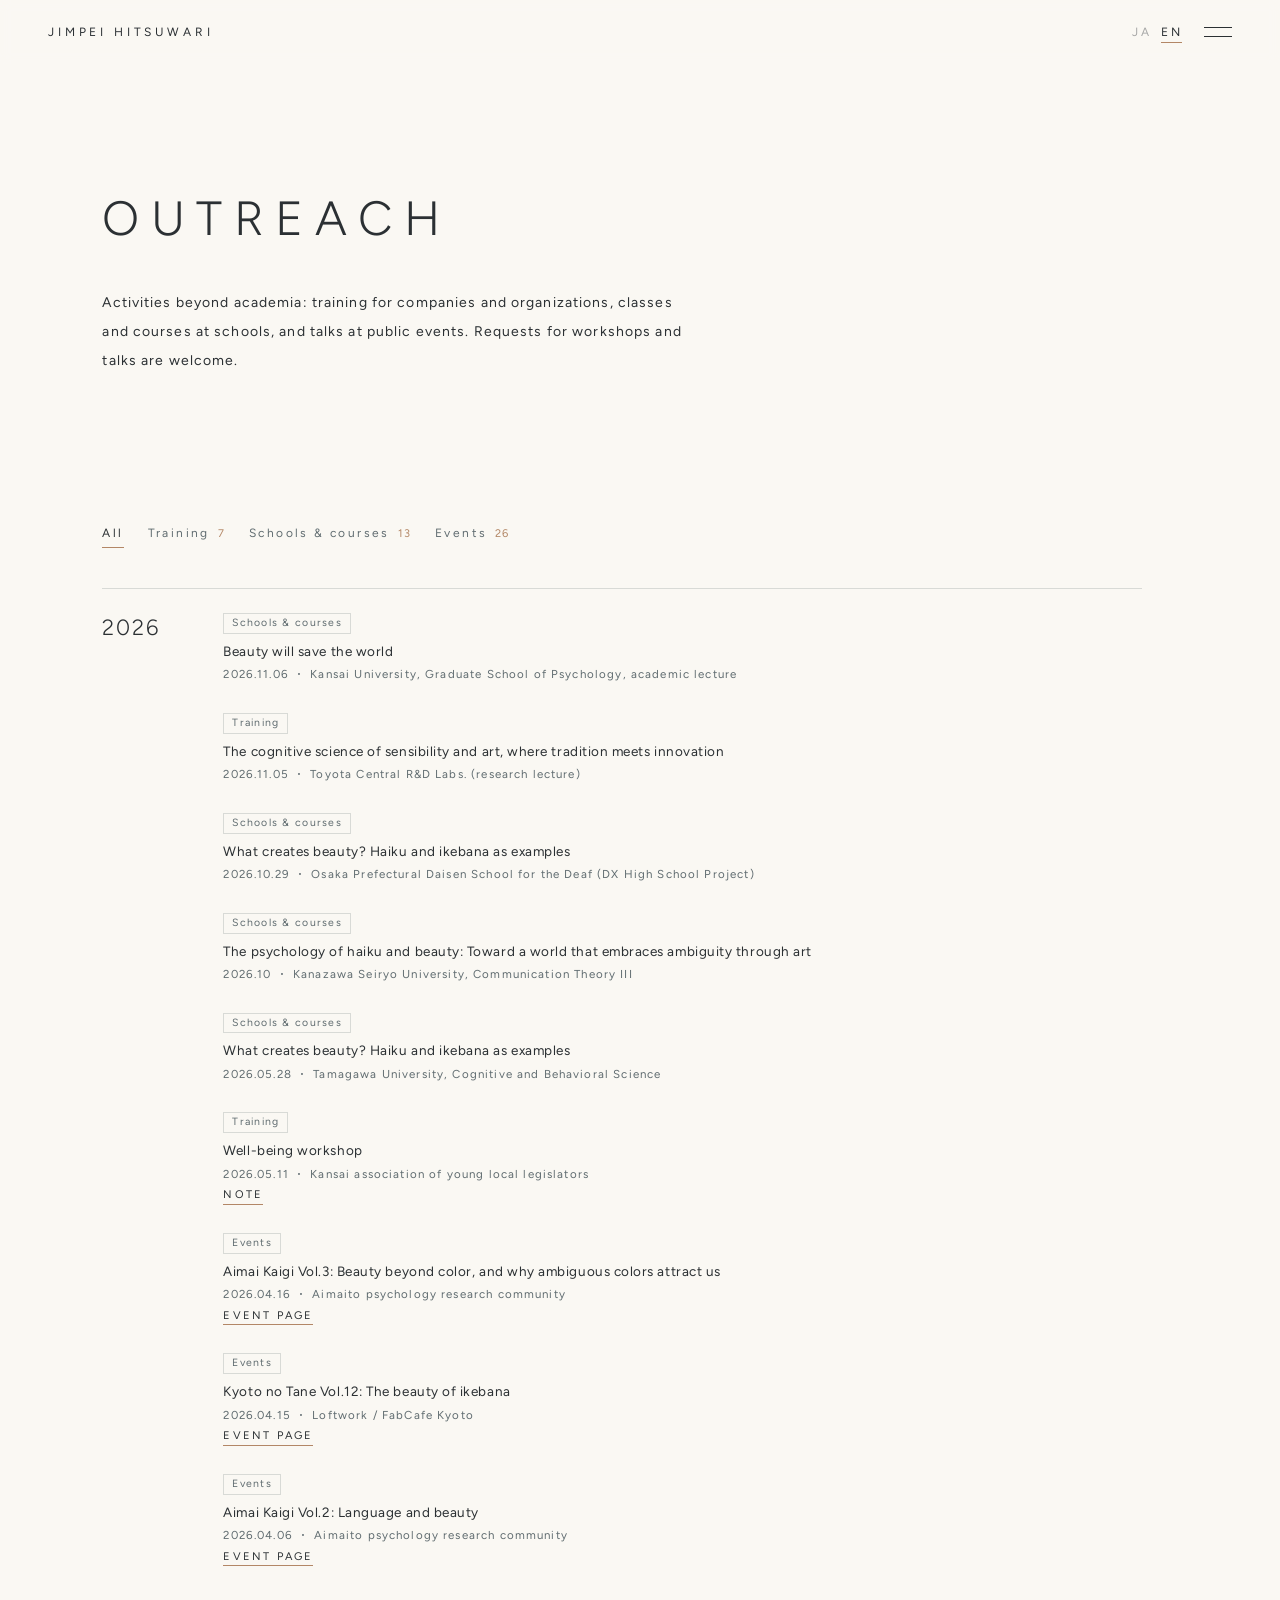
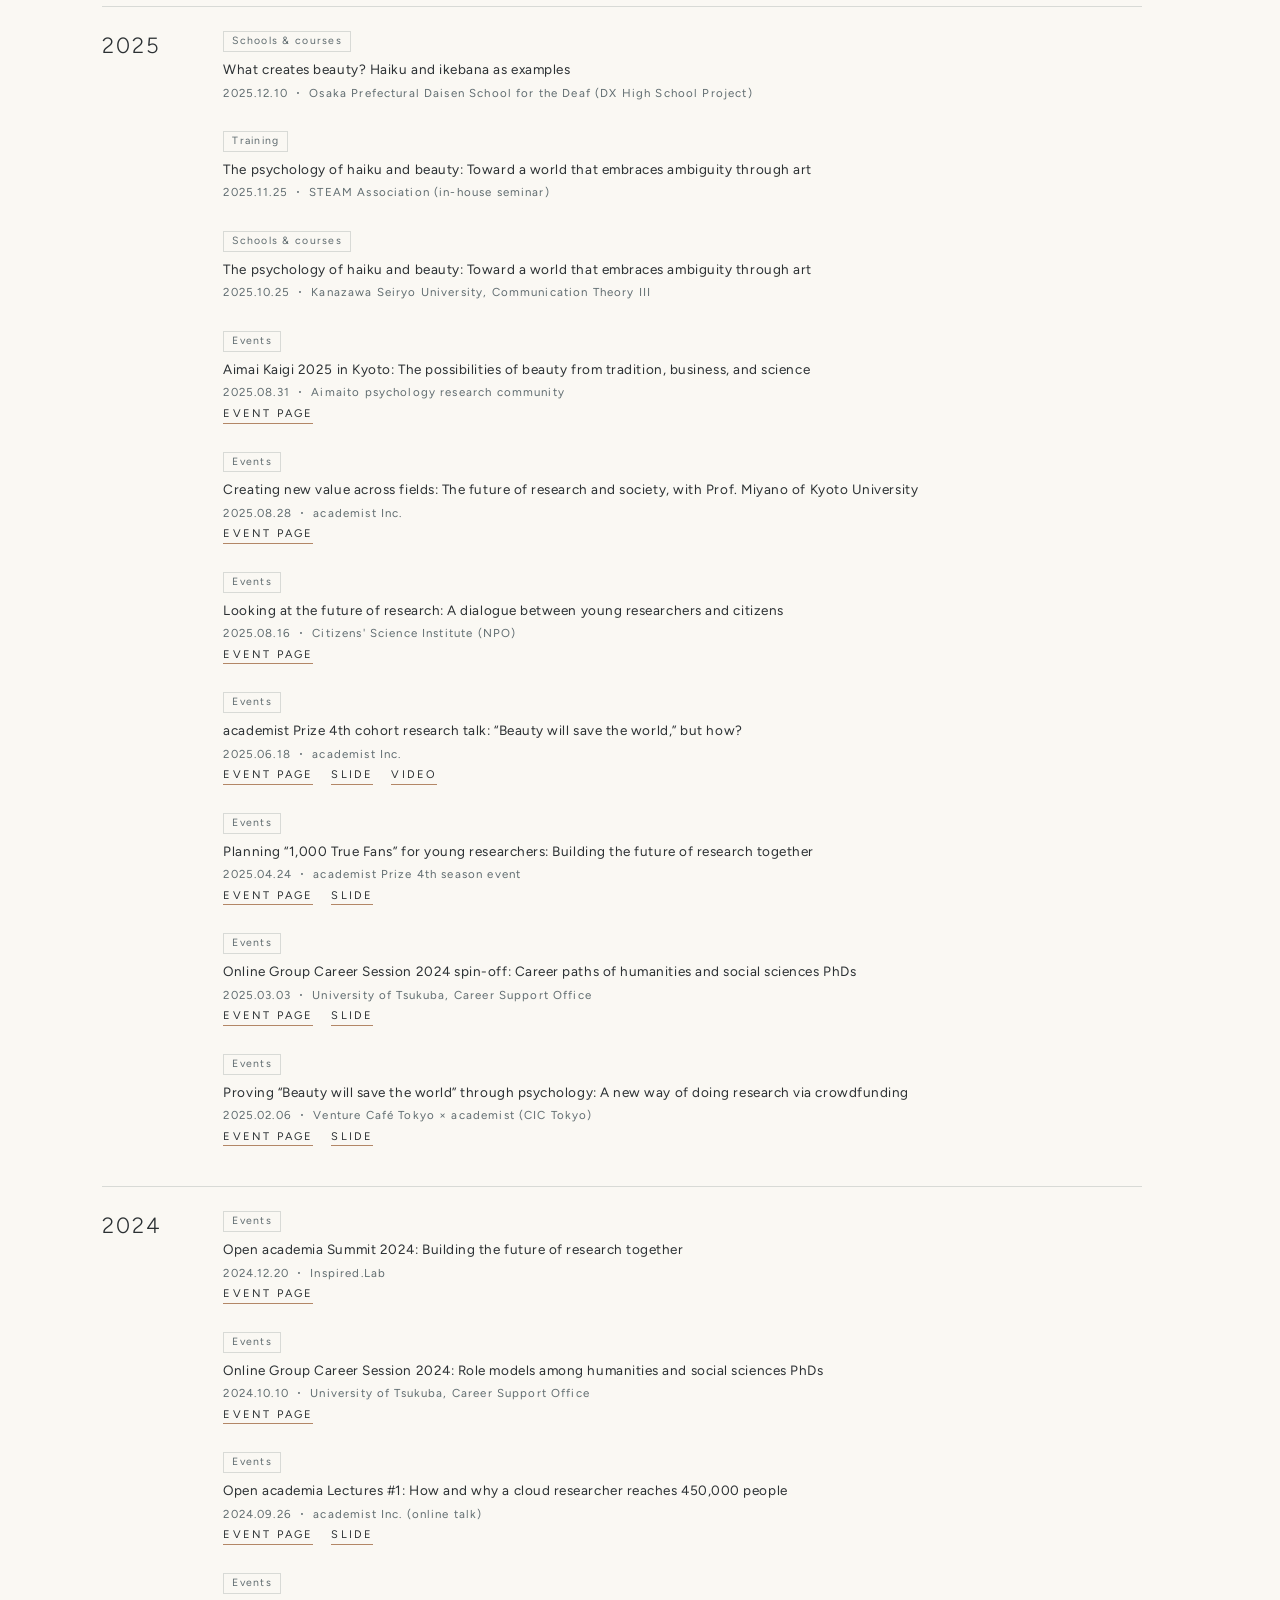
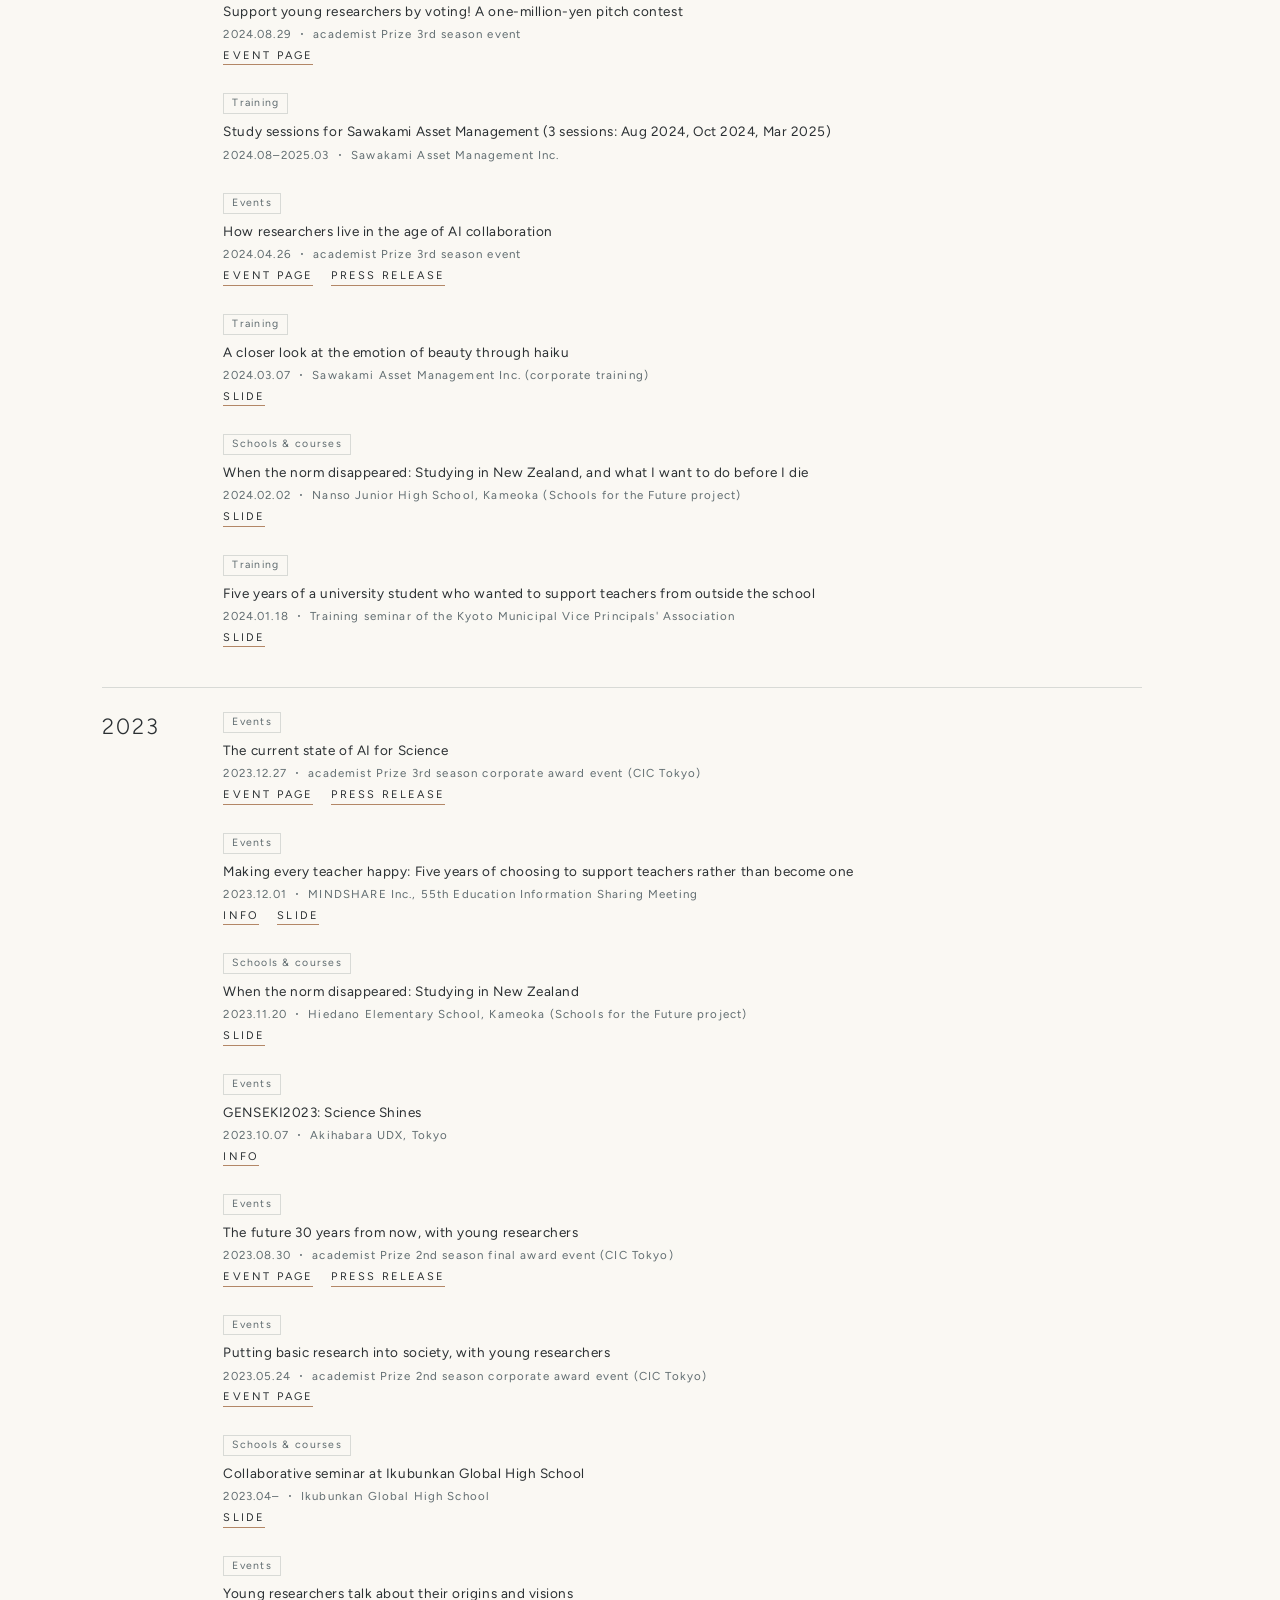
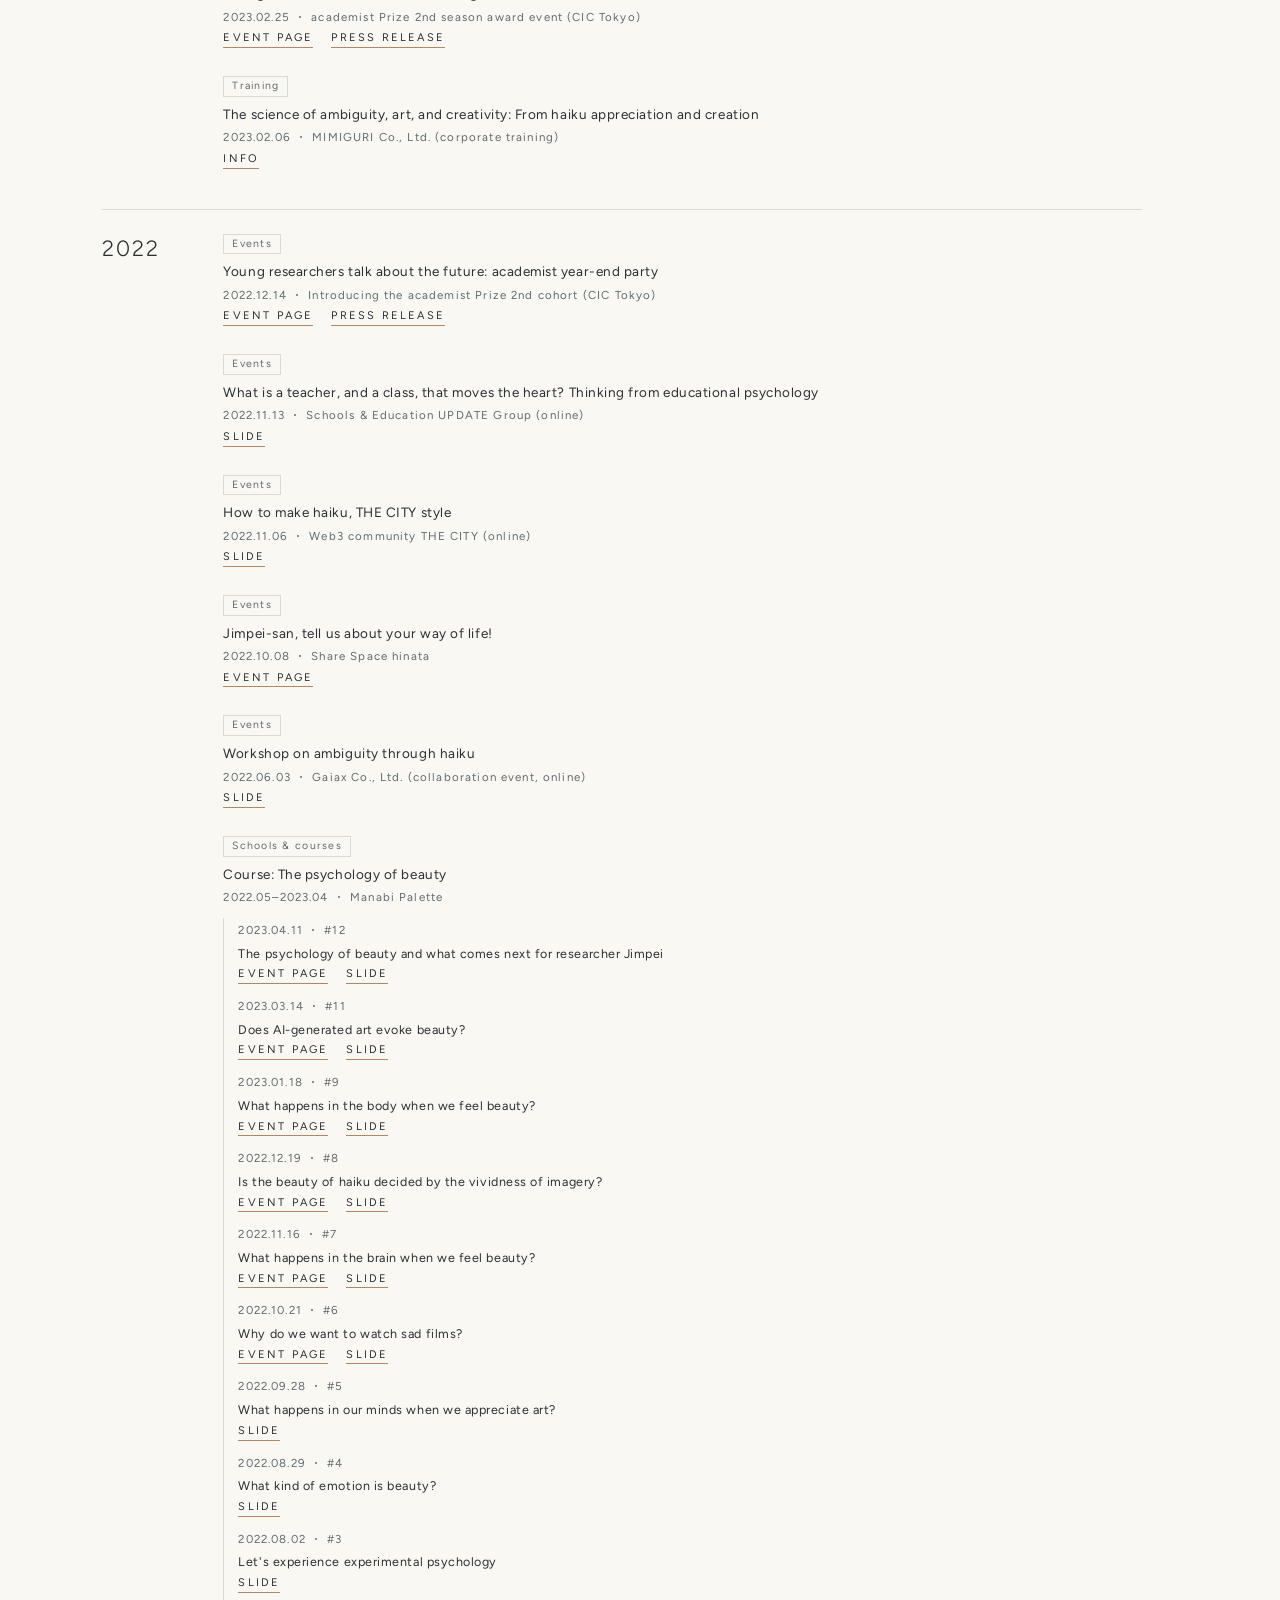
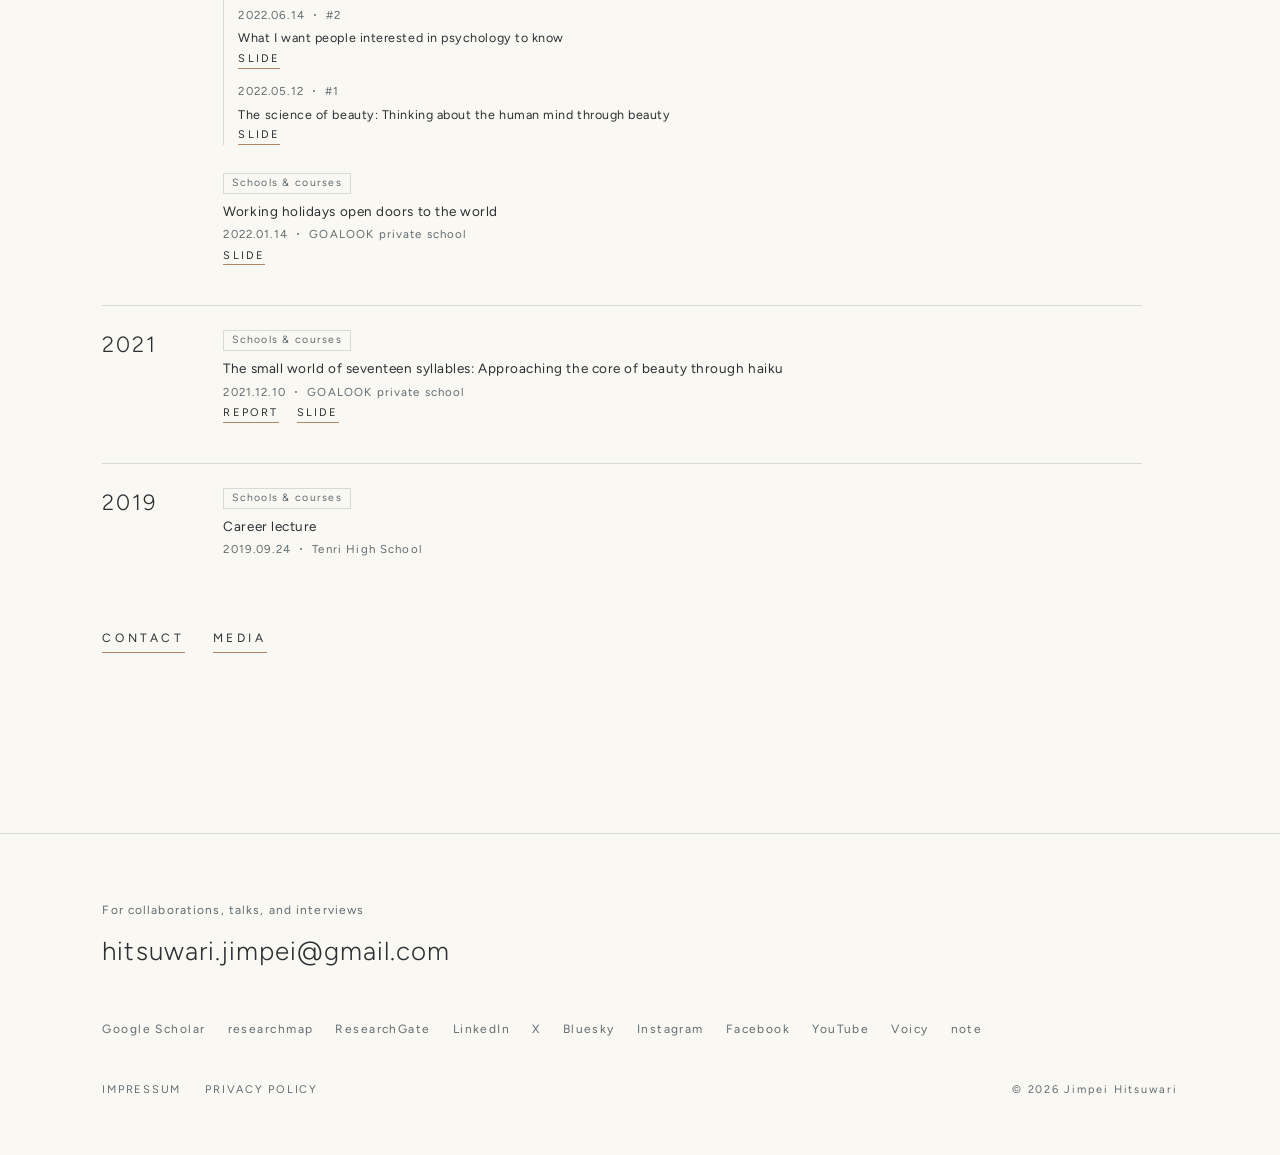
<file: outreach/index.html>
<!DOCTYPE html>
<html lang="ja" data-lang="ja" class="no-js">
<head>
<meta charset="UTF-8">
<meta name="viewport" content="width=device-width, initial-scale=1">
<title>アウトリーチ Outreach | 櫃割 仁平 Jimpei Hitsuwari</title>
<meta name="description" content="心理学者 櫃割仁平（Jimpei Hitsuwari）のアウトリーチ活動。企業研修，学校での授業や講座，イベントへの登壇。">
<meta property="og:type" content="website">
<meta property="og:title" content="Outreach | Jimpei Hitsuwari">
<meta property="og:url" content="https://hitsuwari-jimpei.com/outreach/">
<meta property="og:site_name" content="櫃割 仁平 Jimpei Hitsuwari">
<meta property="og:image" content="https://hitsuwari-jimpei.com/images/ogp.png">
<meta property="og:image:width" content="1200">
<meta property="og:image:height" content="630">
<meta property="og:image:alt" content="櫃割 仁平 Jimpei Hitsuwari — 心理学者 Psychologist">
<meta name="twitter:card" content="summary_large_image">
<link rel="canonical" href="https://hitsuwari-jimpei.com/outreach/">
<script>
  (function () {
    var l = 'ja';
    try { l = localStorage.getItem('lang') || ((navigator.language || '').indexOf('ja') === 0 ? 'ja' : 'en'); } catch (e) {}
    document.documentElement.dataset.lang = l;
    document.documentElement.lang = l;
  })();
</script>
<link rel="stylesheet" href="../assets/css/fonts.css">
<link rel="icon" href="../assets/favicon.svg" type="image/svg+xml">
<link rel="stylesheet" href="../assets/css/style.css">
</head>
<body>
<a class="skip-link" href="#main"><span lang="ja">本文へ</span><span lang="en">Skip to content</span></a>

<header class="site-header">
  <a class="logo" href="../">JIMPEI HITSUWARI</a>
  <div class="header-right">
    <div class="lang-switch" role="group" aria-label="Language">
      <button type="button" data-set-lang="ja" aria-pressed="true">JA</button>
      <button type="button" data-set-lang="en" aria-pressed="false">EN</button>
    </div>
    <button type="button" class="menu-toggle" aria-controls="site-menu" aria-expanded="false">
      <span></span><span></span><span class="visually-hidden">Menu</span>
    </button>
  </div>
</header>

<nav id="site-menu" class="site-menu" aria-hidden="true" aria-label="Site menu">
  <ul>
    <li><a href="../"><span class="en">Top</span><span class="ja">トップ</span></a></li>
    <li><a href="../greeting/"><span class="en">Greeting</span><span class="ja">あいさつ</span></a></li>
    <li><a href="../profile/"><span class="en">Profile</span><span class="ja">プロフィール</span></a></li>
    <li><a href="../publication/"><span class="en">Publications</span><span class="ja">研究業績</span></a></li>
    <li><a href="./"><span class="en">Outreach</span><span class="ja">アウトリーチ</span></a></li>
    <li><a href="../media/"><span class="en">Media</span><span class="ja">メディア</span></a></li>
    <li><a href="../voicy/"><span class="en">Voicy</span><span class="ja">Voicy</span></a></li>
    <li><a href="../crowdfunding/"><span class="en">Crowdfunding</span><span class="ja">クラウドファンディング</span></a></li>
    <li><a href="../contact/"><span class="en">Contact</span><span class="ja">お問い合わせ</span></a></li>
  </ul>
</nav>

<main id="main">

  <header class="page-head">
    <h1 class="page-title">OUTREACH</h1>
    <p class="page-title-ja" lang="ja">アウトリーチ</p>
    <p class="page-lead">
      <span lang="ja">研究の外に向けた活動の記録です。企業や自治体での研修，学校での授業や講座，イベントへの登壇をまとめています。研修や講演のご依頼もお気軽にどうぞ。</span>
      <span lang="en">Activities beyond academia: training for companies and organizations, classes and courses at schools, and talks at public events. Requests for workshops and talks are welcome.</span>
    </p>
  </header>

  <section class="section" aria-label="Outreach list">
    <div class="filter-bar" data-filter-group="outreach-list" role="group" aria-label="Filter" hidden><button type="button" data-filter="all" aria-pressed="true"><span lang="ja">すべて</span><span lang="en">All</span></button><button type="button" data-filter="training" aria-pressed="false"><span lang="ja">研修</span><span lang="en">Training</span><span class="count">7</span></button><button type="button" data-filter="school" aria-pressed="false"><span lang="ja">学校・講座</span><span lang="en">Schools &amp; courses</span><span class="count">13</span></button><button type="button" data-filter="event" aria-pressed="false"><span lang="ja">イベント</span><span lang="en">Events</span><span class="count">26</span></button></div>
    <div class="filter-list" id="outreach-list">
<div class="year-group" id="y2026"><h2 class="year">2026</h2><ol class="entries"><li class="entry" data-cat="school"><div class="entry-tags"><span class="tag"><span lang="ja">学校・講座</span><span lang="en">Schools &amp; courses</span></span></div><p class="cite"><span lang="ja">美は世界を救う</span><span lang="en">Beauty will save the world</span></p><p class="when">2026.11.06 ・ <span lang="ja">関西大学大学院心理学研究科 学術講演会</span><span lang="en">Kansai University, Graduate School of Psychology, academic lecture</span></p></li>
<li class="entry" data-cat="training"><div class="entry-tags"><span class="tag"><span lang="ja">研修</span><span lang="en">Training</span></span></div><p class="cite"><span lang="ja">伝統と革新が出会う感性と芸術の認知科学</span><span lang="en">The cognitive science of sensibility and art, where tradition meets innovation</span></p><p class="when">2026.11.05 ・ <span lang="ja">株式会社豊田中央研究所（研究講演）</span><span lang="en">Toyota Central R&amp;D Labs. (research lecture)</span></p></li>
<li class="entry" data-cat="school"><div class="entry-tags"><span class="tag"><span lang="ja">学校・講座</span><span lang="en">Schools &amp; courses</span></span></div><p class="cite"><span lang="ja">「美しさ」を生み出すものは何か？俳句といけばなを例に</span><span lang="en">What creates beauty? Haiku and ikebana as examples</span></p><p class="when">2026.10.29 ・ <span lang="ja">大阪府立だいせん聴覚高等支援学校（DXハイスクールプロジェクト講演）</span><span lang="en">Osaka Prefectural Daisen School for the Deaf (DX High School Project)</span></p></li>
<li class="entry" data-cat="school"><div class="entry-tags"><span class="tag"><span lang="ja">学校・講座</span><span lang="en">Schools &amp; courses</span></span></div><p class="cite"><span lang="ja">俳句と美しさの心理学：芸術を通して曖昧さを受容する世界へ</span><span lang="en">The psychology of haiku and beauty: Toward a world that embraces ambiguity through art</span></p><p class="when">2026.10 ・ <span lang="ja">金沢星稜大学「コミュニケーション論Ⅲ」</span><span lang="en">Kanazawa Seiryo University, Communication Theory III</span></p></li>
<li class="entry" data-cat="school"><div class="entry-tags"><span class="tag"><span lang="ja">学校・講座</span><span lang="en">Schools &amp; courses</span></span></div><p class="cite"><span lang="ja">「美しさ」を生み出すものは何か？俳句といけばなを例に</span><span lang="en">What creates beauty? Haiku and ikebana as examples</span></p><p class="when">2026.05.28 ・ <span lang="ja">玉川大学「認知行動科学」</span><span lang="en">Tamagawa University, Cognitive and Behavioral Science</span></p></li><li class="entry" data-cat="training"><div class="entry-tags"><span class="tag"><span lang="ja">研修</span><span lang="en">Training</span></span></div><p class="cite"><span lang="ja">ウェルビーイング研修</span><span lang="en">Well-being workshop</span></p><p class="when">2026.05.11 ・ <span lang="ja">関西若手議員の会</span><span lang="en">Kansai association of young local legislators</span></p><div class="entry-links"><a href="https://note.com/hitsuwari5th/n/n3f04b737fa18" target="_blank" rel="noopener">NOTE</a></div></li><li class="entry" data-cat="event"><div class="entry-tags"><span class="tag"><span lang="ja">イベント</span><span lang="en">Events</span></span></div><p class="cite"><span lang="ja">あいまい会議 Vol.3：More than Colorの美しさ：色の曖昧さに惹かれる私たちのこころ</span><span lang="en">Aimai Kaigi Vol.3: Beauty beyond color, and why ambiguous colors attract us</span></p><p class="when">2026.04.16 ・ <span lang="ja">心理学研究コミュニティ「あいまいと」</span><span lang="en">Aimaito psychology research community</span></p><div class="entry-links"><a href="https://aimaikaigi3.peatix.com/" target="_blank" rel="noopener">EVENT PAGE</a></div></li><li class="entry" data-cat="event"><div class="entry-tags"><span class="tag"><span lang="ja">イベント</span><span lang="en">Events</span></span></div><p class="cite"><span lang="ja">京都のタネ Vol.12：いけばなの美</span><span lang="en">Kyoto no Tane Vol.12: The beauty of ikebana</span></p><p class="when">2026.04.15 ・ <span lang="ja">Loftwork / FabCafe Kyoto</span><span lang="en">Loftwork / FabCafe Kyoto</span></p><div class="entry-links"><a href="https://fabcafe.com/jp/events/kyoto/260415_SiK12" target="_blank" rel="noopener">EVENT PAGE</a></div></li><li class="entry" data-cat="event"><div class="entry-tags"><span class="tag"><span lang="ja">イベント</span><span lang="en">Events</span></span></div><p class="cite"><span lang="ja">あいまい会議 Vol.2：ことばと美</span><span lang="en">Aimai Kaigi Vol.2: Language and beauty</span></p><p class="when">2026.04.06 ・ <span lang="ja">心理学研究コミュニティ「あいまいと」</span><span lang="en">Aimaito psychology research community</span></p><div class="entry-links"><a href="https://aimaikaigi2.peatix.com/" target="_blank" rel="noopener">EVENT PAGE</a></div></li></ol></div>
<div class="year-group" id="y2025"><h2 class="year">2025</h2><ol class="entries"><li class="entry" data-cat="school"><div class="entry-tags"><span class="tag"><span lang="ja">学校・講座</span><span lang="en">Schools &amp; courses</span></span></div><p class="cite"><span lang="ja">「美しさ」を生み出すものは何か？俳句といけばなを例に</span><span lang="en">What creates beauty? Haiku and ikebana as examples</span></p><p class="when">2025.12.10 ・ <span lang="ja">大阪府立だいせん聴覚高等支援学校（DXハイスクールプロジェクト講演）</span><span lang="en">Osaka Prefectural Daisen School for the Deaf (DX High School Project)</span></p></li><li class="entry" data-cat="training"><div class="entry-tags"><span class="tag"><span lang="ja">研修</span><span lang="en">Training</span></span></div><p class="cite"><span lang="ja">俳句と美しさの心理学：芸術を通して曖昧さを受容する世界へ</span><span lang="en">The psychology of haiku and beauty: Toward a world that embraces ambiguity through art</span></p><p class="when">2025.11.25 ・ <span lang="ja">一般社団法人 STEAM Association（社内勉強会）</span><span lang="en">STEAM Association (in-house seminar)</span></p></li><li class="entry" data-cat="school"><div class="entry-tags"><span class="tag"><span lang="ja">学校・講座</span><span lang="en">Schools &amp; courses</span></span></div><p class="cite"><span lang="ja">俳句と美しさの心理学：芸術を通して曖昧さを受容する世界へ</span><span lang="en">The psychology of haiku and beauty: Toward a world that embraces ambiguity through art</span></p><p class="when">2025.10.25 ・ <span lang="ja">金沢星稜大学「コミュニケーション論Ⅲ」</span><span lang="en">Kanazawa Seiryo University, Communication Theory III</span></p></li><li class="entry" data-cat="event"><div class="entry-tags"><span class="tag"><span lang="ja">イベント</span><span lang="en">Events</span></span></div><p class="cite"><span lang="ja">あいまい会議2025：伝統・ビジネス・科学から「美」の可能性を考える in 京都</span><span lang="en">Aimai Kaigi 2025 in Kyoto: The possibilities of beauty from tradition, business, and science</span></p><p class="when">2025.08.31 ・ <span lang="ja">心理学研究コミュニティ「あいまいと」</span><span lang="en">Aimaito psychology research community</span></p><div class="entry-links"><a href="https://aimaikaigi2025.peatix.com" target="_blank" rel="noopener">EVENT PAGE</a></div></li><li class="entry" data-cat="event"><div class="entry-tags"><span class="tag"><span lang="ja">イベント</span><span lang="en">Events</span></span></div><p class="cite"><span lang="ja">業界を超える「学際」で新たな価値をつくる：京大・宮野公樹氏と探る、研究と社会のこれから</span><span lang="en">Creating new value across fields: The future of research and society, with Prof. Miyano of Kyoto University</span></p><p class="when">2025.08.28 ・ <span lang="ja">アカデミスト株式会社</span><span lang="en">academist Inc.</span></p><div class="entry-links"><a href="https://academist250828.peatix.com/" target="_blank" rel="noopener">EVENT PAGE</a></div></li><li class="entry" data-cat="event"><div class="entry-tags"><span class="tag"><span lang="ja">イベント</span><span lang="en">Events</span></span></div><p class="cite"><span lang="ja">『研究』の未来をみつめる：“良き研究者”をめざす若者と科学の行く末に関心をもつ市民の対話</span><span lang="en">Looking at the future of research: A dialogue between young researchers and citizens</span></p><p class="when">2025.08.16 ・ <span lang="ja">NPO法人 市民科学研究所</span><span lang="en">Citizens&#x27; Science Institute (NPO)</span></p><div class="entry-links"><a href="https://www.shiminkagaku.org/sciencedialogue_03_20250816/" target="_blank" rel="noopener">EVENT PAGE</a></div></li><li class="entry" data-cat="event"><div class="entry-tags"><span class="tag"><span lang="ja">イベント</span><span lang="en">Events</span></span></div><p class="cite"><span lang="ja">academist Prize 4期生 研究トーク延長戦！「美は世界を救う」っていうけど、どうやって？</span><span lang="en">academist Prize 4th cohort research talk: “Beauty will save the world,” but how?</span></p><p class="when">2025.06.18 ・ <span lang="ja">アカデミスト株式会社</span><span lang="en">academist Inc.</span></p><div class="entry-links"><a href="https://lu.ma/b1ndl1f5?tk=dcbOSC" target="_blank" rel="noopener">EVENT PAGE</a><a href="https://speakerdeck.com/jimpe_hitsuwari/academist-prize-4qi-sheng-yan-jiu-tokuyan-chang-zhan-mei-hashi-jie-wojiu-ututeiukedo-douyatute" target="_blank" rel="noopener">SLIDE</a><a href="https://www.youtube.com/watch?v=FwnsMTzDE0s" target="_blank" rel="noopener">VIDEO</a></div></li><li class="entry" data-cat="event"><div class="entry-tags"><span class="tag"><span lang="ja">イベント</span><span lang="en">Events</span></span></div><p class="cite"><span lang="ja">若手研究者の “1,000 True Fans” 実現企画会議：みんなでつくる研究の未来</span><span lang="en">Planning “1,000 True Fans” for young researchers: Building the future of research together</span></p><p class="when">2025.04.24 ・ <span lang="ja">academist Prize 第4期イベント</span><span lang="en">academist Prize 4th season event</span></p><div class="entry-links"><a href="https://academist250424.peatix.com" target="_blank" rel="noopener">EVENT PAGE</a><a href="https://speakerdeck.com/jimpe_hitsuwari/wabisabi-hashi-jie-jiu-u" target="_blank" rel="noopener">SLIDE</a></div></li><li class="entry" data-cat="event"><div class="entry-tags"><span class="tag"><span lang="ja">イベント</span><span lang="en">Events</span></span></div><p class="cite"><span lang="ja">On-line group career session 2024 スピンオフ：文系博士人材のキャリア紹介</span><span lang="en">Online Group Career Session 2024 spin-off: Career paths of humanities and social sciences PhDs</span></p><p class="when">2025.03.03 ・ <span lang="ja">筑波大学 ヒューマンエンパワーメント推進局 キャリア支援室</span><span lang="en">University of Tsukuba, Career Support Office</span></p><div class="entry-links"><a href="https://syushoku.sec.tsukuba.ac.jp/phd-future/?p=2056" target="_blank" rel="noopener">EVENT PAGE</a><a href="https://acrobat.adobe.com/id/urn:aaid:sc:ap:ebc94e09-320e-46f6-a0b7-e813a971d29d" target="_blank" rel="noopener">SLIDE</a></div></li><li class="entry" data-cat="event"><div class="entry-tags"><span class="tag"><span lang="ja">イベント</span><span lang="en">Events</span></span></div><p class="cite"><span lang="ja">「美は世界を救う」を心理学で実証したい：クラファンを通じた新しい研究方法</span><span lang="en">Proving “Beauty will save the world” through psychology: A new way of doing research via crowdfunding</span></p><p class="when">2025.02.06 ・ <span lang="ja">Venture Café Tokyo × academist（CIC Tokyo）</span><span lang="en">Venture Café Tokyo × academist (CIC Tokyo)</span></p><div class="entry-links"><a href="https://venturecafetokyo.org/sessions/psychology-academic-crowdfunding-academist/" target="_blank" rel="noopener">EVENT PAGE</a><a href="https://speakerdeck.com/jimpe_hitsuwari/mei-hashi-jie-wojiu-u-woxin-li-xue-deshi-zheng-sitai-kurahuanwotong-zitaxin-siiyan-jiu-fang-fa" target="_blank" rel="noopener">SLIDE</a></div></li></ol></div>
<div class="year-group" id="y2024"><h2 class="year">2024</h2><ol class="entries"><li class="entry" data-cat="event"><div class="entry-tags"><span class="tag"><span lang="ja">イベント</span><span lang="en">Events</span></span></div><p class="cite"><span lang="ja">Open academia Summit 2024：みんなでつくる研究の未来</span><span lang="en">Open academia Summit 2024: Building the future of research together</span></p><p class="when">2024.12.20 ・ <span lang="ja">Inspired.Lab</span><span lang="en">Inspired.Lab</span></p><div class="entry-links"><a href="https://academist241220.peatix.com" target="_blank" rel="noopener">EVENT PAGE</a></div></li><li class="entry" data-cat="event"><div class="entry-tags"><span class="tag"><span lang="ja">イベント</span><span lang="en">Events</span></span></div><p class="cite"><span lang="ja">On-line group career session 2024：文系博士人材のロールモデル紹介</span><span lang="en">Online Group Career Session 2024: Role models among humanities and social sciences PhDs</span></p><p class="when">2024.10.10 ・ <span lang="ja">筑波大学 ヒューマンエンパワーメント推進局 キャリア支援室</span><span lang="en">University of Tsukuba, Career Support Office</span></p><div class="entry-links"><a href="https://www.chs.tsukuba.ac.jp/archives/1882" target="_blank" rel="noopener">EVENT PAGE</a></div></li><li class="entry" data-cat="event"><div class="entry-tags"><span class="tag"><span lang="ja">イベント</span><span lang="en">Events</span></span></div><p class="cite"><span lang="ja">Open academia Lectures #1「雲研究者はなぜ、どのように、45万人に発信するのか」</span><span lang="en">Open academia Lectures #1: How and why a cloud researcher reaches 450,000 people</span></p><p class="when">2024.09.26 ・ <span lang="ja">アカデミスト株式会社（オンライン登壇・話題提供）</span><span lang="en">academist Inc. (online talk)</span></p><div class="entry-links"><a href="https://academist240926.peatix.com/view" target="_blank" rel="noopener">EVENT PAGE</a><a href="https://acrobat.adobe.com/id/urn:aaid:sc:ap:262ae44a-b8d9-417e-ac55-c3dd0ea07196" target="_blank" rel="noopener">SLIDE</a></div></li><li class="entry" data-cat="event"><div class="entry-tags"><span class="tag"><span lang="ja">イベント</span><span lang="en">Events</span></span></div><p class="cite"><span lang="ja">若手研究者を投票で応援！100万円配分ピッチコンテスト</span><span lang="en">Support young researchers by voting! A one-million-yen pitch contest</span></p><p class="when">2024.08.29 ・ <span lang="ja">academist Prize 第3期イベント</span><span lang="en">academist Prize 3rd season event</span></p><div class="entry-links"><a href="https://academist240829.peatix.com/" target="_blank" rel="noopener">EVENT PAGE</a></div></li><li class="entry" data-cat="training"><div class="entry-tags"><span class="tag"><span lang="ja">研修</span><span lang="en">Training</span></span></div><p class="cite"><span lang="ja">さわかみ投信勉強会（全3回：2024年8月22日、10月24日、2025年3月27日）</span><span lang="en">Study sessions for Sawakami Asset Management (3 sessions: Aug 2024, Oct 2024, Mar 2025)</span></p><p class="when">2024.08–2025.03 ・ <span lang="ja">さわかみ投信株式会社</span><span lang="en">Sawakami Asset Management Inc.</span></p></li><li class="entry" data-cat="event"><div class="entry-tags"><span class="tag"><span lang="ja">イベント</span><span lang="en">Events</span></span></div><p class="cite"><span lang="ja">AI協働時代に研究者はどう生きるか</span><span lang="en">How researchers live in the age of AI collaboration</span></p><p class="when">2024.04.26 ・ <span lang="ja">academist Prize 第3期イベント</span><span lang="en">academist Prize 3rd season event</span></p><div class="entry-links"><a href="https://www.corp.academist-cf.com/post/press240405" target="_blank" rel="noopener">EVENT PAGE</a><a href="https://academist-cf.com/journal/?p=17070" target="_blank" rel="noopener">PRESS RELEASE</a></div></li><li class="entry" data-cat="training"><div class="entry-tags"><span class="tag"><span lang="ja">研修</span><span lang="en">Training</span></span></div><p class="cite"><span lang="ja">俳句を題材に「美しい」と感じる人のこころに迫る</span><span lang="en">A closer look at the emotion of beauty through haiku</span></p><p class="when">2024.03.07 ・ <span lang="ja">さわかみ投信株式会社（企業研修）</span><span lang="en">Sawakami Asset Management Inc. (corporate training)</span></p><div class="entry-links"><a href="https://drive.google.com/file/d/1f3HVtc-PI4TYALczqNAQqefG4AkCCACN/view?usp=sharing" target="_blank" rel="noopener">SLIDE</a></div></li><li class="entry" data-cat="school"><div class="entry-tags"><span class="tag"><span lang="ja">学校・講座</span><span lang="en">Schools &amp; courses</span></span></div><p class="cite"><span lang="ja">「当たり前」がなくなったニュージーランド留学生活と死ぬまでにやりたいことの話</span><span lang="en">When the norm disappeared: Studying in New Zealand, and what I want to do before I die</span></p><p class="when">2024.02.02 ・ <span lang="ja">亀岡市立南桑中学校（未来を拓く学校づくりプロジェクト）</span><span lang="en">Nanso Junior High School, Kameoka (Schools for the Future project)</span></p><div class="entry-links"><a href="https://drive.google.com/file/d/1JJSGBNVwvLdNZJjK1RhBEKjWQYmPOGDC/view?usp=sharing" target="_blank" rel="noopener">SLIDE</a></div></li><li class="entry" data-cat="training"><div class="entry-tags"><span class="tag"><span lang="ja">研修</span><span lang="en">Training</span></span></div><p class="cite"><span lang="ja">学校の外から先生方をサポートしたいと考えた１大学生の５年間の歩み</span><span lang="en">Five years of a university student who wanted to support teachers from outside the school</span></p><p class="when">2024.01.18 ・ <span lang="ja">京都市立教頭会研修会（京都市総合教育センター）</span><span lang="en">Training seminar of the Kyoto Municipal Vice Principals&#x27; Association</span></p><div class="entry-links"><a href="https://drive.google.com/file/d/1WYpQxo0HxaQUvF4Kb_oi1Oex1XqH9xlJ/view?usp=sharing" target="_blank" rel="noopener">SLIDE</a></div></li></ol></div>
<div class="year-group" id="y2023"><h2 class="year">2023</h2><ol class="entries"><li class="entry" data-cat="event"><div class="entry-tags"><span class="tag"><span lang="ja">イベント</span><span lang="en">Events</span></span></div><p class="cite"><span lang="ja">AI for Science の現在地</span><span lang="en">The current state of AI for Science</span></p><p class="when">2023.12.27 ・ <span lang="ja">academist Prize 第3期 企業賞発表イベント（CIC Tokyo）</span><span lang="en">academist Prize 3rd season corporate award event (CIC Tokyo)</span></p><div class="entry-links"><a href="https://cic-academist1227.peatix.com/" target="_blank" rel="noopener">EVENT PAGE</a><a href="https://academist-cf.com/journal/?p=16952" target="_blank" rel="noopener">PRESS RELEASE</a></div></li><li class="entry" data-cat="event"><div class="entry-tags"><span class="tag"><span lang="ja">イベント</span><span lang="en">Events</span></span></div><p class="cite"><span lang="ja">教員1人ひとりを幸せに：教員志望の学生が教員ではなく、教員サポートに寄り添う道を選んだこの5年間を振り返る</span><span lang="en">Making every teacher happy: Five years of choosing to support teachers rather than become one</span></p><p class="when">2023.12.01 ・ <span lang="ja">マインドシェア株式会社 第55回教育情報共有会</span><span lang="en">MINDSHARE Inc., 55th Education Information Sharing Meeting</span></p><div class="entry-links"><a href="https://www.mindshare.co.jp/news/5296/" target="_blank" rel="noopener">INFO</a><a href="https://drive.google.com/file/d/1lWVDOZTmnHoE6kix9uqc5WjAvxVAkTVc/view?usp=sharing" target="_blank" rel="noopener">SLIDE</a></div></li><li class="entry" data-cat="school"><div class="entry-tags"><span class="tag"><span lang="ja">学校・講座</span><span lang="en">Schools &amp; courses</span></span></div><p class="cite"><span lang="ja">「当たり前」がなくなったニュージーランド留学生活</span><span lang="en">When the norm disappeared: Studying in New Zealand</span></p><p class="when">2023.11.20 ・ <span lang="ja">亀岡市立薭田野小学校（未来を拓く学校づくりプロジェクト）</span><span lang="en">Hiedano Elementary School, Kameoka (Schools for the Future project)</span></p><div class="entry-links"><a href="https://drive.google.com/file/d/1t2yyj2fL69RPGUH6xHINx-qx-TPiOCL8/view?usp=sharing" target="_blank" rel="noopener">SLIDE</a></div></li><li class="entry" data-cat="event"><div class="entry-tags"><span class="tag"><span lang="ja">イベント</span><span lang="en">Events</span></span></div><p class="cite"><span lang="ja">GENSEKI2023：科学輝く</span><span lang="en">GENSEKI2023: Science Shines</span></p><p class="when">2023.10.07 ・ <span lang="ja">秋葉原UDX</span><span lang="en">Akihabara UDX, Tokyo</span></p><div class="entry-links"><a href="https://x.com/Sci_beast/status/1704118462040494189" target="_blank" rel="noopener">INFO</a></div></li><li class="entry" data-cat="event"><div class="entry-tags"><span class="tag"><span lang="ja">イベント</span><span lang="en">Events</span></span></div><p class="cite"><span lang="ja">若手研究者と考える「30年後の未来」</span><span lang="en">The future 30 years from now, with young researchers</span></p><p class="when">2023.08.30 ・ <span lang="ja">academist Prize 第2期 FINAL アカデミスト賞発表イベント（CIC Tokyo）</span><span lang="en">academist Prize 2nd season final award event (CIC Tokyo)</span></p><div class="entry-links"><a href="https://cic-academist0830.peatix.com/" target="_blank" rel="noopener">EVENT PAGE</a><a href="https://academist-cf.com/journal/?p=16918" target="_blank" rel="noopener">PRESS RELEASE</a></div></li><li class="entry" data-cat="event"><div class="entry-tags"><span class="tag"><span lang="ja">イベント</span><span lang="en">Events</span></span></div><p class="cite"><span lang="ja">若手研究者と考える「基礎研究の社会実装」</span><span lang="en">Putting basic research into society, with young researchers</span></p><p class="when">2023.05.24 ・ <span lang="ja">academist Prize 第2期 企業賞発表イベント（CIC Tokyo）</span><span lang="en">academist Prize 2nd season corporate award event (CIC Tokyo)</span></p><div class="entry-links"><a href="https://cic-academist0524.peatix.com/" target="_blank" rel="noopener">EVENT PAGE</a></div></li><li class="entry" data-cat="school"><div class="entry-tags"><span class="tag"><span lang="ja">学校・講座</span><span lang="en">Schools &amp; courses</span></span></div><p class="cite"><span lang="ja">郁文館グローバル高等学校 協働ゼミ</span><span lang="en">Collaborative seminar at Ikubunkan Global High School</span></p><p class="when">2023.04– ・ <span lang="ja">郁文館グローバル高等学校</span><span lang="en">Ikubunkan Global High School</span></p><div class="entry-links"><a href="https://drive.google.com/file/d/1wd9izVQ2Y-IYVd29J5OmWE8eEJHFj5lD/view?usp=sharing" target="_blank" rel="noopener">SLIDE</a></div></li><li class="entry" data-cat="event"><div class="entry-tags"><span class="tag"><span lang="ja">イベント</span><span lang="en">Events</span></span></div><p class="cite"><span lang="ja">若手研究者が語る「原点とビジョン」</span><span lang="en">Young researchers talk about their origins and visions</span></p><p class="when">2023.02.25 ・ <span lang="ja">academist Prize 第2期 アカデミスト賞発表イベント（CIC Tokyo）</span><span lang="en">academist Prize 2nd season award event (CIC Tokyo)</span></p><div class="entry-links"><a href="https://cic-academist0227.peatix.com/" target="_blank" rel="noopener">EVENT PAGE</a><a href="https://academist-cf.com/journal/?p=16676" target="_blank" rel="noopener">PRESS RELEASE</a></div></li><li class="entry" data-cat="training"><div class="entry-tags"><span class="tag"><span lang="ja">研修</span><span lang="en">Training</span></span></div><p class="cite"><span lang="ja">曖昧性と芸術，創造性の関係を科学する：俳句鑑賞・創作の視点から</span><span lang="en">The science of ambiguity, art, and creativity: From haiku appreciation and creation</span></p><p class="when">2023.02.06 ・ <span lang="ja">株式会社MIMIGURI（企業研修）</span><span lang="en">MIMIGURI Co., Ltd. (corporate training)</span></p><div class="entry-links"><a href="https://drive.google.com/file/d/14yEoVvyqK7Ya13q_Q0B8VKTRn2BLbLoM/view?usp=sharing" target="_blank" rel="noopener">INFO</a></div></li></ol></div>
<div class="year-group" id="y2022"><h2 class="year">2022</h2><ol class="entries"><li class="entry" data-cat="event"><div class="entry-tags"><span class="tag"><span lang="ja">イベント</span><span lang="en">Events</span></span></div><p class="cite"><span lang="ja">若手研究者が未来を語る アカデミスト忘年会</span><span lang="en">Young researchers talk about the future: academist year-end party</span></p><p class="when">2022.12.14 ・ <span lang="ja">academist Prize 2期生お披露目（CIC Tokyo）</span><span lang="en">Introducing the academist Prize 2nd cohort (CIC Tokyo)</span></p><div class="entry-links"><a href="https://cic-academist1214.peatix.com/" target="_blank" rel="noopener">EVENT PAGE</a><a href="https://academist-cf.com/journal/?p=16562" target="_blank" rel="noopener">PRESS RELEASE</a></div></li><li class="entry" data-cat="event"><div class="entry-tags"><span class="tag"><span lang="ja">イベント</span><span lang="en">Events</span></span></div><p class="cite"><span lang="ja">心を揺さぶる教師とは，授業とは？心を込めて教育心理学から考える</span><span lang="en">What is a teacher, and a class, that moves the heart? Thinking from educational psychology</span></p><p class="when">2022.11.13 ・ <span lang="ja">学校 &amp; 教育UPDATE Group（オンライン）</span><span lang="en">Schools &amp; Education UPDATE Group (online)</span></p><div class="entry-links"><a href="https://drive.google.com/file/d/1974jVusk6DmpNeAxjtBsj-qK_gwH0F-V/view?usp=sharing" target="_blank" rel="noopener">SLIDE</a></div></li><li class="entry" data-cat="event"><div class="entry-tags"><span class="tag"><span lang="ja">イベント</span><span lang="en">Events</span></span></div><p class="cite"><span lang="ja">シティ流俳句のつくりかたセミナー</span><span lang="en">How to make haiku, THE CITY style</span></p><p class="when">2022.11.06 ・ <span lang="ja">Web3コミュニティ THE CITY（オンライン）</span><span lang="en">Web3 community THE CITY (online)</span></p><div class="entry-links"><a href="https://drive.google.com/file/d/19H6Dcj3pnuwPeZiybJSYN-bFsm4YavsW/view?usp=sharing" target="_blank" rel="noopener">SLIDE</a></div></li><li class="entry" data-cat="event"><div class="entry-tags"><span class="tag"><span lang="ja">イベント</span><span lang="en">Events</span></span></div><p class="cite"><span lang="ja">じんぺーさん，あなたの生き方聞かせてください！</span><span lang="en">Jimpei-san, tell us about your way of life!</span></p><p class="when">2022.10.08 ・ <span lang="ja">シェアスペースhinata</span><span lang="en">Share Space hinata</span></p><div class="entry-links"><a href="https://peatix.com/event/3359673/view" target="_blank" rel="noopener">EVENT PAGE</a></div></li><li class="entry" data-cat="event"><div class="entry-tags"><span class="tag"><span lang="ja">イベント</span><span lang="en">Events</span></span></div><p class="cite"><span lang="ja">俳句で考える曖昧さワークショップ</span><span lang="en">Workshop on ambiguity through haiku</span></p><p class="when">2022.06.03 ・ <span lang="ja">株式会社ガイアックス（コラボイベント，オンライン）</span><span lang="en">Gaiax Co., Ltd. (collaboration event, online)</span></p><div class="entry-links"><a href="https://drive.google.com/file/d/1fNUyi9h95sH2mGcRc9rjq1ymMsptjODU/view?usp=sharing" target="_blank" rel="noopener">SLIDE</a></div></li><li class="entry" data-cat="school"><div class="entry-tags"><span class="tag"><span lang="ja">学校・講座</span><span lang="en">Schools &amp; courses</span></span></div><p class="cite"><span lang="ja">美しさの心理学講座</span><span lang="en">Course: The psychology of beauty</span></p><p class="when">2022.05–2023.04 ・ <span lang="ja">一般社団法人まなびぱれっと</span><span lang="en">Manabi Palette</span></p><ol class="sub-list"><li><span class="when">2023.04.11 ・ <span lang="ja">第12回</span><span lang="en">#12</span></span><br><span lang="ja">美しさの心理学と研究者じんぺーのこれから</span><span lang="en">The psychology of beauty and what comes next for researcher Jimpei</span><div class="entry-links"><a href="https://shinri12.peatix.com" target="_blank" rel="noopener">EVENT PAGE</a><a href="https://drive.google.com/file/d/1jv_bGB_xbXmJL1NpuV5zFQbm1_C7akCC/view?usp=drive_link" target="_blank" rel="noopener">SLIDE</a></div></li><li><span class="when">2023.03.14 ・ <span lang="ja">第11回</span><span lang="en">#11</span></span><br><span lang="ja">AIが作るアートは美しさを感じさせるのか？</span><span lang="en">Does AI-generated art evoke beauty?</span><div class="entry-links"><a href="https://shinri11.peatix.com" target="_blank" rel="noopener">EVENT PAGE</a><a href="https://drive.google.com/file/d/1WXbaXDmNDvvMNWxaCqXIlmbiKTFmZYJg/view?usp=drive_link" target="_blank" rel="noopener">SLIDE</a></div></li><li><span class="when">2023.01.18 ・ <span lang="ja">第9回</span><span lang="en">#9</span></span><br><span lang="ja">美しいと感じるとき、身体では何が起こっているのか？</span><span lang="en">What happens in the body when we feel beauty?</span><div class="entry-links"><a href="https://shinri09.peatix.com" target="_blank" rel="noopener">EVENT PAGE</a><a href="https://drive.google.com/file/d/1G6MQWV00H8-7DErtE4JfQghp2KbhcUTa/view?usp=drive_link" target="_blank" rel="noopener">SLIDE</a></div></li><li><span class="when">2022.12.19 ・ <span lang="ja">第8回</span><span lang="en">#8</span></span><br><span lang="ja">俳句の美しさはイメージの鮮明度で決まる？</span><span lang="en">Is the beauty of haiku decided by the vividness of imagery?</span><div class="entry-links"><a href="https://peatix.com/event/3422752" target="_blank" rel="noopener">EVENT PAGE</a><a href="https://drive.google.com/file/d/1X6exv4-ANW1q9-02US8zJ1JgQqAayR22/view?usp=drive_link" target="_blank" rel="noopener">SLIDE</a></div></li><li><span class="when">2022.11.16 ・ <span lang="ja">第7回</span><span lang="en">#7</span></span><br><span lang="ja">美しいと感じるとき、脳では何が起こっているのか？</span><span lang="en">What happens in the brain when we feel beauty?</span><div class="entry-links"><a href="https://peatix.com/event/3397880" target="_blank" rel="noopener">EVENT PAGE</a><a href="https://drive.google.com/file/d/1h2khzK8oqpUY2RGj2QptG309zaDZ1pok/view?usp=drive_link" target="_blank" rel="noopener">SLIDE</a></div></li><li><span class="when">2022.10.21 ・ <span lang="ja">第6回</span><span lang="en">#6</span></span><br><span lang="ja">悲しい映画を見たくなるのはなぜだろう？</span><span lang="en">Why do we want to watch sad films?</span><div class="entry-links"><a href="https://peatix.com/event/3391865" target="_blank" rel="noopener">EVENT PAGE</a><a href="https://drive.google.com/file/d/1YO2gZKBKX5KwbNp_NbglfPUGomroOLYS/view?usp=sharing" target="_blank" rel="noopener">SLIDE</a></div></li><li><span class="when">2022.09.28 ・ <span lang="ja">第5回</span><span lang="en">#5</span></span><br><span lang="ja">芸術を鑑賞する時，人の心では何が起こっているのか？</span><span lang="en">What happens in our minds when we appreciate art?</span><div class="entry-links"><a href="https://drive.google.com/file/d/1-gQHd7IP8v4-J55rttMkLE5jvDGxUMz-/view?usp=drive_link" target="_blank" rel="noopener">SLIDE</a></div></li><li><span class="when">2022.08.29 ・ <span lang="ja">第4回</span><span lang="en">#4</span></span><br><span lang="ja">美しいってどんな感情？</span><span lang="en">What kind of emotion is beauty?</span><div class="entry-links"><a href="https://drive.google.com/file/d/1SMAH8Adz1I3eXy1FCnweqZ5hTKJu-5eO/view?usp=drive_link" target="_blank" rel="noopener">SLIDE</a></div></li><li><span class="when">2022.08.02 ・ <span lang="ja">第3回</span><span lang="en">#3</span></span><br><span lang="ja">実験心理学を体験してみよう</span><span lang="en">Let&#x27;s experience experimental psychology</span><div class="entry-links"><a href="https://drive.google.com/file/d/1LzLUeFQ_3XePRWYcX9DrIpq5jtEmNfJg/view?usp=drive_link" target="_blank" rel="noopener">SLIDE</a></div></li><li><span class="when">2022.06.14 ・ <span lang="ja">第2回</span><span lang="en">#2</span></span><br><span lang="ja">心理学に興味のある人に知っておいて欲しいこと</span><span lang="en">What I want people interested in psychology to know</span><div class="entry-links"><a href="https://drive.google.com/file/d/1DIprU87maPq61f6FWVUfqK4IFDpPvlOK/view?usp=drive_link" target="_blank" rel="noopener">SLIDE</a></div></li><li><span class="when">2022.05.12 ・ <span lang="ja">第1回</span><span lang="en">#1</span></span><br><span lang="ja">美しさを科学する：美を通して人の心を考える</span><span lang="en">The science of beauty: Thinking about the human mind through beauty</span><div class="entry-links"><a href="https://drive.google.com/file/d/1ErEqQGe6YbW7ZuZP_4MIr9mQiy8_Fqog/view?usp=drive_link" target="_blank" rel="noopener">SLIDE</a></div></li></ol></li><li class="entry" data-cat="school"><div class="entry-tags"><span class="tag"><span lang="ja">学校・講座</span><span lang="en">Schools &amp; courses</span></span></div><p class="cite"><span lang="ja">白熱教室：ワーキングホリデーが開く世界への扉</span><span lang="en">Working holidays open doors to the world</span></p><p class="when">2022.01.14 ・ <span lang="ja">GOALOOK学習塾</span><span lang="en">GOALOOK private school</span></p><div class="entry-links"><a href="https://drive.google.com/file/d/1elhvP_SnQzNNY8dS_cJ9c9fnpiNXZik3/view?usp=sharing" target="_blank" rel="noopener">SLIDE</a></div></li></ol></div>
<div class="year-group" id="y2021"><h2 class="year">2021</h2><ol class="entries"><li class="entry" data-cat="school"><div class="entry-tags"><span class="tag"><span lang="ja">学校・講座</span><span lang="en">Schools &amp; courses</span></span></div><p class="cite"><span lang="ja">白熱教室：十七文字の小さな世界：俳句を通して美しさの核に迫る</span><span lang="en">The small world of seventeen syllables: Approaching the core of beauty through haiku</span></p><p class="when">2021.12.10 ・ <span lang="ja">GOALOOK学習塾</span><span lang="en">GOALOOK private school</span></p><div class="entry-links"><a href="https://www.goalook.net/post/today-slecture_worldof17letters" target="_blank" rel="noopener">REPORT</a><a href="https://drive.google.com/file/d/1QYFUgeaiJA5rKoMAB_voBNmf66zfe7-B/view?usp=drive_link" target="_blank" rel="noopener">SLIDE</a></div></li></ol></div>
<div class="year-group" id="y2019"><h2 class="year">2019</h2><ol class="entries"><li class="entry" data-cat="school"><div class="entry-tags"><span class="tag"><span lang="ja">学校・講座</span><span lang="en">Schools &amp; courses</span></span></div><p class="cite"><span lang="ja">進路講演会</span><span lang="en">Career lecture</span></p><p class="when">2019.09.24 ・ <span lang="ja">天理高等学校</span><span lang="en">Tenri High School</span></p></li></ol></div>
    </div>
    <div class="link-row">
      <a class="more" href="../contact/">CONTACT</a>
      <a class="more" href="../media/">MEDIA</a>
    </div>
  </section>

</main>

<footer class="site-footer">
  <p><span lang="ja">共同研究，講演，取材のご依頼はこちらへ</span><span lang="en">For collaborations, talks, and interviews</span></p>
  <a class="footer-mail" href="mailto:hitsuwari.jimpei@gmail.com">hitsuwari.jimpei@gmail.com</a>
  <ul class="footer-links">
    <li><a href="https://scholar.google.co.jp/citations?hl=en&amp;user=swipd34AAAAJ" target="_blank" rel="noopener">Google Scholar</a></li>
    <li><a href="https://researchmap.jp/hitsuwari" target="_blank" rel="noopener">researchmap</a></li>
    <li><a href="https://www.researchgate.net/profile/Jimpei-Hitsuwari" target="_blank" rel="noopener">ResearchGate</a></li>
    <li><a href="https://www.linkedin.com/in/jimpei-hitsuwari/" target="_blank" rel="noopener">LinkedIn</a></li>
    <li><a href="https://x.com/jimpe_hitsuwari" target="_blank" rel="noopener">X</a></li>
    <li><a href="https://bsky.app/profile/jimpe-hitsuwari.bsky.social" target="_blank" rel="noopener">Bluesky</a></li>
    <li><a href="https://www.instagram.com/jimpei_hitsuwari/" target="_blank" rel="noopener">Instagram</a></li>
    <li><a href="https://www.facebook.com/jimpei.hitsuwari" target="_blank" rel="noopener">Facebook</a></li>
    <li><a href="https://youtube.com/@jimpe_hitsuwari" target="_blank" rel="noopener">YouTube</a></li>
    <li><a href="https://voicy.jp/channel/4088" target="_blank" rel="noopener">Voicy</a></li>
    <li><a href="https://note.com/hitsuwari5th" target="_blank" rel="noopener">note</a></li>
  </ul>
  <div class="footer-bottom">
    <span class="footer-legal"><a href="../impressum/">IMPRESSUM</a><a href="../privacy-policy/">PRIVACY POLICY</a></span>
    <span>&copy; 2026 Jimpei Hitsuwari</span>
  </div>
</footer>

<script src="../assets/js/main.js"></script>
<!-- Cloudflare Web Analytics (cookieless; described in privacy-policy/) --><script type='module' src='https://static.cloudflareinsights.com/beacon.min.js' data-cf-beacon='{"token": "9117e6fc5d594ad89c79f5635b41a6ee"}'></script><!-- End Cloudflare Web Analytics -->
</body>
</html>
</file>
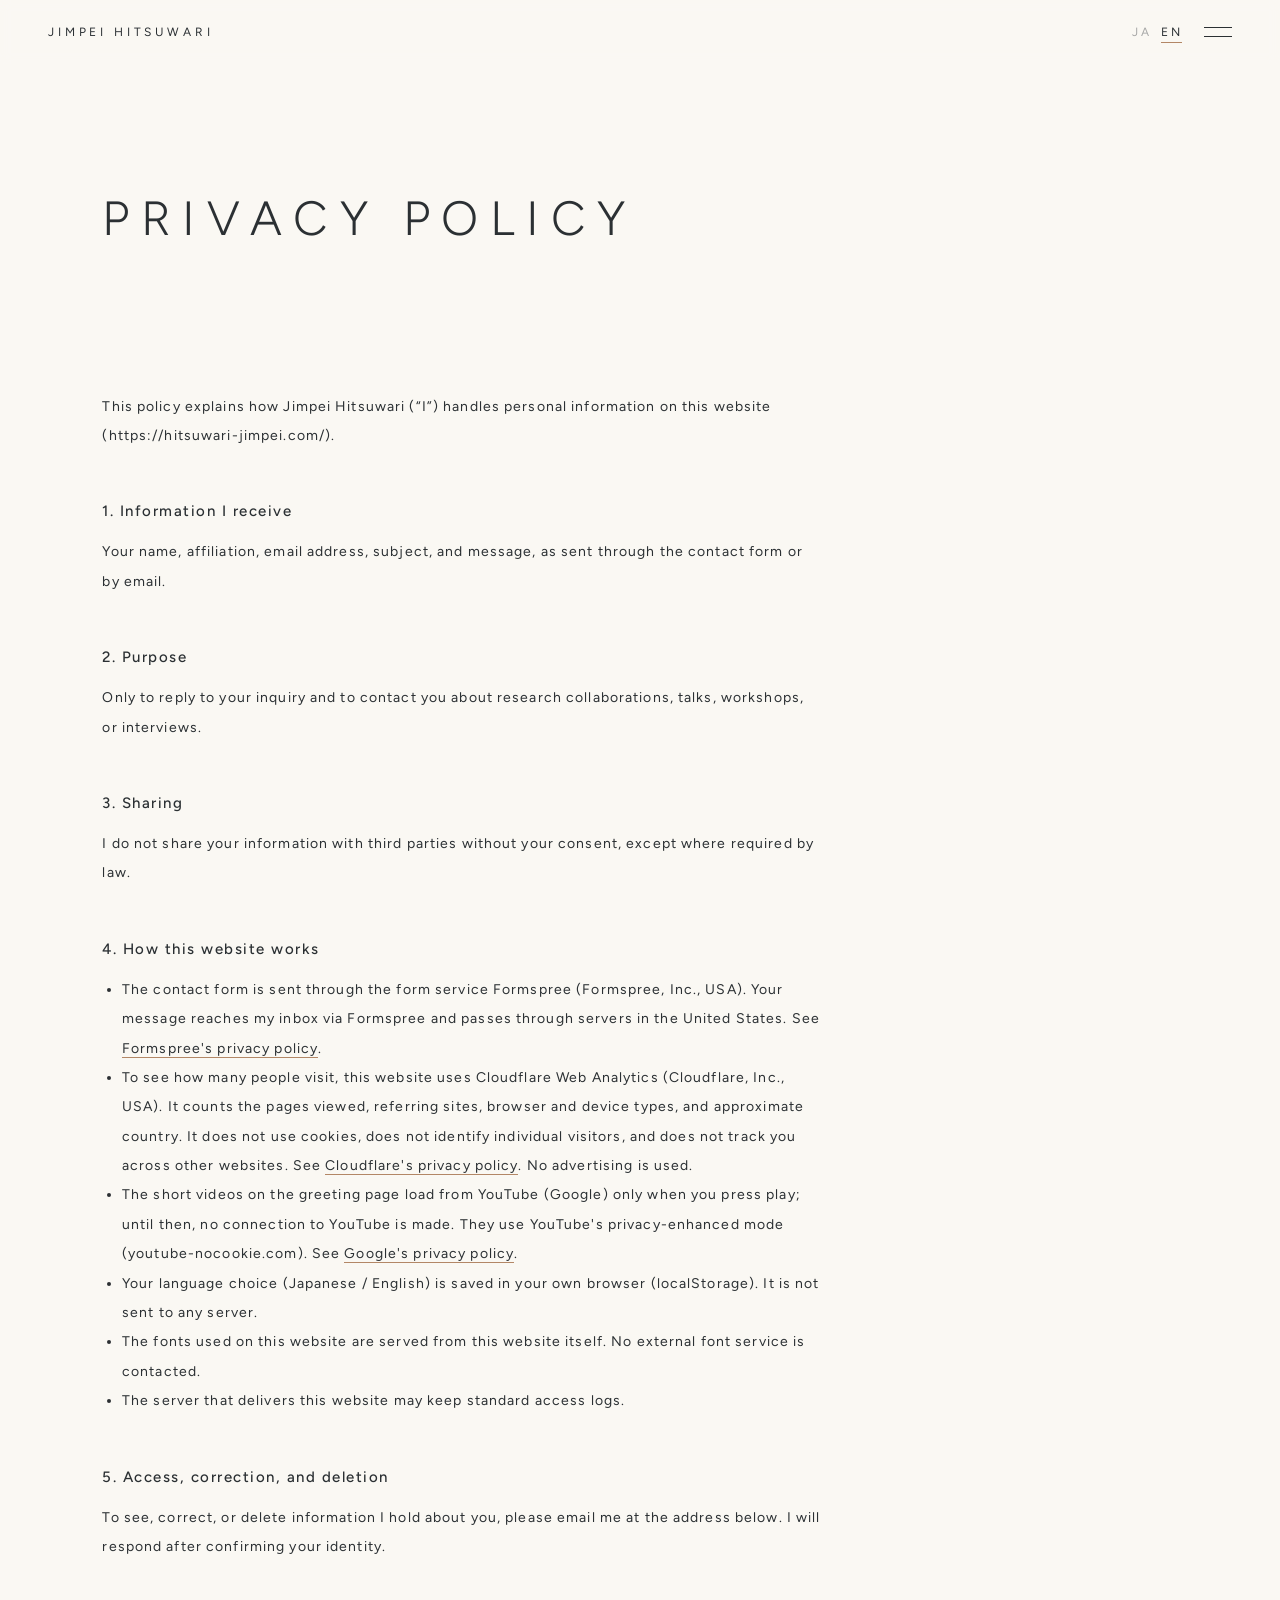
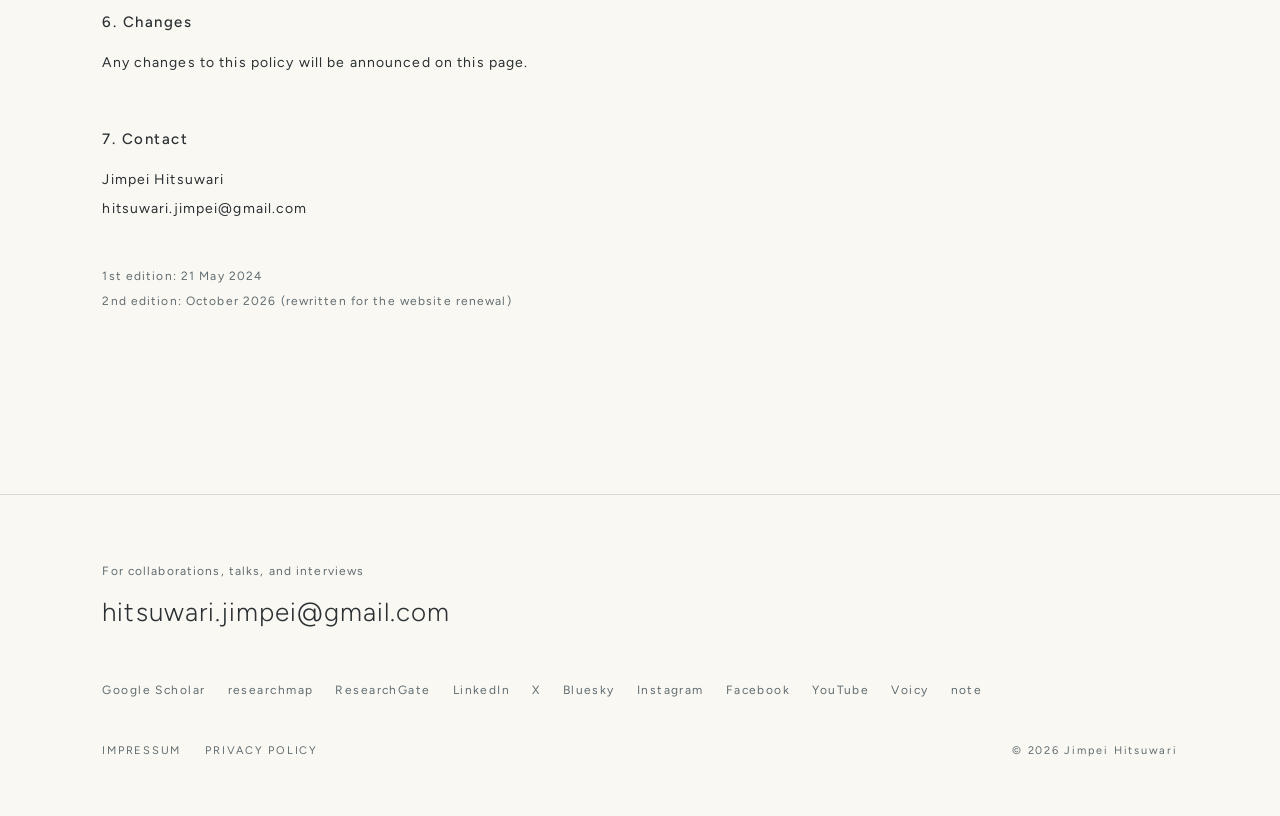
<file: privacy-policy/index.html>
<!DOCTYPE html>
<html lang="ja" data-lang="ja" class="no-js">
<head>
<meta charset="UTF-8">
<meta name="viewport" content="width=device-width, initial-scale=1">
<title>プライバシーポリシー Privacy Policy | 櫃割 仁平 Jimpei Hitsuwari</title>
<meta name="description" content="櫃割仁平（Jimpei Hitsuwari）のウェブサイトにおける個人情報の扱い。">
<meta property="og:type" content="website">
<meta property="og:title" content="Privacy Policy | Jimpei Hitsuwari">
<meta property="og:url" content="https://hitsuwari-jimpei.com/privacy-policy/">
<meta property="og:site_name" content="櫃割 仁平 Jimpei Hitsuwari">
<meta property="og:image" content="https://hitsuwari-jimpei.com/images/ogp.png">
<meta property="og:image:width" content="1200">
<meta property="og:image:height" content="630">
<meta property="og:image:alt" content="櫃割 仁平 Jimpei Hitsuwari — 心理学者 Psychologist">
<meta name="twitter:card" content="summary_large_image">
<link rel="canonical" href="https://hitsuwari-jimpei.com/privacy-policy/">
<script>
  (function () {
    var l = 'ja';
    try { l = localStorage.getItem('lang') || ((navigator.language || '').indexOf('ja') === 0 ? 'ja' : 'en'); } catch (e) {}
    document.documentElement.dataset.lang = l;
    document.documentElement.lang = l;
  })();
</script>
<link rel="stylesheet" href="../assets/css/fonts.css">
<link rel="icon" href="../assets/favicon.svg" type="image/svg+xml">
<link rel="stylesheet" href="../assets/css/style.css">
</head>
<body>
<a class="skip-link" href="#main"><span lang="ja">本文へ</span><span lang="en">Skip to content</span></a>

<header class="site-header">
  <a class="logo" href="../">JIMPEI HITSUWARI</a>
  <div class="header-right">
    <div class="lang-switch" role="group" aria-label="Language">
      <button type="button" data-set-lang="ja" aria-pressed="true">JA</button>
      <button type="button" data-set-lang="en" aria-pressed="false">EN</button>
    </div>
    <button type="button" class="menu-toggle" aria-controls="site-menu" aria-expanded="false">
      <span></span><span></span><span class="visually-hidden">Menu</span>
    </button>
  </div>
</header>

<nav id="site-menu" class="site-menu" aria-hidden="true" aria-label="Site menu">
  <ul>
    <li><a href="../"><span class="en">Top</span><span class="ja">トップ</span></a></li>
    <li><a href="../greeting/"><span class="en">Greeting</span><span class="ja">あいさつ</span></a></li>
    <li><a href="../profile/"><span class="en">Profile</span><span class="ja">プロフィール</span></a></li>
    <li><a href="../publication/"><span class="en">Publications</span><span class="ja">研究業績</span></a></li>
    <li><a href="../outreach/"><span class="en">Outreach</span><span class="ja">アウトリーチ</span></a></li>
    <li><a href="../media/"><span class="en">Media</span><span class="ja">メディア</span></a></li>
    <li><a href="../voicy/"><span class="en">Voicy</span><span class="ja">Voicy</span></a></li>
    <li><a href="../crowdfunding/"><span class="en">Crowdfunding</span><span class="ja">クラウドファンディング</span></a></li>
    <li><a href="../contact/"><span class="en">Contact</span><span class="ja">お問い合わせ</span></a></li>
  </ul>
</nav>

<main id="main">

  <header class="page-head">
    <h1 class="page-title">PRIVACY POLICY</h1>
    <p class="page-title-ja" lang="ja">プライバシーポリシー</p>
  </header>

  <section class="section">
    <div class="text-page" lang="ja">
      <p>櫃割仁平（以下「私」）は，このウェブサイト（https://hitsuwari-jimpei.com/）での個人情報の扱いについて，次のように定めます。</p>
      <h2>1. 受け取る情報</h2>
      <p>お問い合わせフォームやメールでお送りいただいた，お名前，ご所属，メールアドレス，ご用件，お問い合わせの内容です。</p>
      <h2>2. 使う目的</h2>
      <p>お問い合わせへの返信と，共同研究，講演・研修，取材などに関するご連絡のためだけに使います。</p>
      <h2>3. 第三者への提供</h2>
      <p>法令に基づく場合を除き，ご本人の同意なく第三者に提供しません。</p>
      <h2>4. このサイトの仕組みについて</h2>
      <ul>
        <li>お問い合わせフォームの送信には，フォーム送信サービス Formspree（Formspree, Inc.，米国）を使っています。フォームの内容は Formspree を経由して私のメールに届き，その際に米国のサーバーを通ります。Formspree での扱いは <a href="https://formspree.io/legal/privacy-policy/" target="_blank" rel="noopener">Formspree のプライバシーポリシー</a> をご覧ください。</li>
        <li>サイトの閲覧数を知るために，アクセス解析サービス Cloudflare Web Analytics（Cloudflare, Inc.，米国）を使っています。閲覧したページ，参照元，ブラウザや端末の種類，おおよその国などを集計します。Cookie は使わず，閲覧者を個人として見分けたり，ほかのサイトでの行動を追ったりはしません。詳しくは <a href="https://www.cloudflare.com/privacypolicy/" target="_blank" rel="noopener">Cloudflare のプライバシーポリシー</a> をご覧ください。広告は使っていません。</li>
        <li>あいさつページのショート動画は，再生ボタンを押したときだけ YouTube（Google）から読み込みます。押すまでは YouTube に接続しません。読み込みにはプライバシー強化モード（youtube-nocookie.com）を使っています。詳しくは <a href="https://policies.google.com/privacy" target="_blank" rel="noopener">Google のプライバシーポリシー</a> をご覧ください。</li>
        <li>表示言語（日本語／英語）の選択を，お使いのブラウザの中（localStorage）に保存します。この情報がサーバーに送られることはありません。</li>
        <li>文字の表示に使うフォントは，このサイトの中から配信しています。外部のフォントサービスには接続しません。</li>
        <li>サイトを配信するサーバーが，アクセス時に一般的な記録（ログ）を残すことがあります。</li>
      </ul>
      <h2>5. 開示・訂正・削除</h2>
      <p>私が持っているご自身の情報について，開示，訂正，削除をご希望の場合は，下記のメールアドレスまでご連絡ください。ご本人であることを確かめたうえで対応します。</p>
      <h2>6. 変更</h2>
      <p>この方針を変える場合は，このページでお知らせします。</p>
      <h2>7. お問い合わせ先</h2>
      <p>櫃割 仁平<br>hitsuwari.jimpei@gmail.com</p>
      <p class="edition">第1版 2024年5月21日 制定<br>第2版 2026年10月 改定（サイトのリニューアルに合わせて全面的に書き直しました）</p>
    </div>
    <div class="text-page" lang="en">
      <p>This policy explains how Jimpei Hitsuwari (“I”) handles personal information on this website (https://hitsuwari-jimpei.com/).</p>
      <h2>1. Information I receive</h2>
      <p>Your name, affiliation, email address, subject, and message, as sent through the contact form or by email.</p>
      <h2>2. Purpose</h2>
      <p>Only to reply to your inquiry and to contact you about research collaborations, talks, workshops, or interviews.</p>
      <h2>3. Sharing</h2>
      <p>I do not share your information with third parties without your consent, except where required by law.</p>
      <h2>4. How this website works</h2>
      <ul>
        <li>The contact form is sent through the form service Formspree (Formspree, Inc., USA). Your message reaches my inbox via Formspree and passes through servers in the United States. See <a href="https://formspree.io/legal/privacy-policy/" target="_blank" rel="noopener">Formspree's privacy policy</a>.</li>
        <li>To see how many people visit, this website uses Cloudflare Web Analytics (Cloudflare, Inc., USA). It counts the pages viewed, referring sites, browser and device types, and approximate country. It does not use cookies, does not identify individual visitors, and does not track you across other websites. See <a href="https://www.cloudflare.com/privacypolicy/" target="_blank" rel="noopener">Cloudflare's privacy policy</a>. No advertising is used.</li>
        <li>The short videos on the greeting page load from YouTube (Google) only when you press play; until then, no connection to YouTube is made. They use YouTube's privacy-enhanced mode (youtube-nocookie.com). See <a href="https://policies.google.com/privacy" target="_blank" rel="noopener">Google's privacy policy</a>.</li>
        <li>Your language choice (Japanese / English) is saved in your own browser (localStorage). It is not sent to any server.</li>
        <li>The fonts used on this website are served from this website itself. No external font service is contacted.</li>
        <li>The server that delivers this website may keep standard access logs.</li>
      </ul>
      <h2>5. Access, correction, and deletion</h2>
      <p>To see, correct, or delete information I hold about you, please email me at the address below. I will respond after confirming your identity.</p>
      <h2>6. Changes</h2>
      <p>Any changes to this policy will be announced on this page.</p>
      <h2>7. Contact</h2>
      <p>Jimpei Hitsuwari<br>hitsuwari.jimpei@gmail.com</p>
      <p class="edition">1st edition: 21 May 2024<br>2nd edition: October 2026 (rewritten for the website renewal)</p>
    </div>
  </section>

</main>

<footer class="site-footer">
  <p><span lang="ja">共同研究，講演，取材のご依頼はこちらへ</span><span lang="en">For collaborations, talks, and interviews</span></p>
  <a class="footer-mail" href="mailto:hitsuwari.jimpei@gmail.com">hitsuwari.jimpei@gmail.com</a>
  <ul class="footer-links">
    <li><a href="https://scholar.google.co.jp/citations?hl=en&amp;user=swipd34AAAAJ" target="_blank" rel="noopener">Google Scholar</a></li>
    <li><a href="https://researchmap.jp/hitsuwari" target="_blank" rel="noopener">researchmap</a></li>
    <li><a href="https://www.researchgate.net/profile/Jimpei-Hitsuwari" target="_blank" rel="noopener">ResearchGate</a></li>
    <li><a href="https://www.linkedin.com/in/jimpei-hitsuwari/" target="_blank" rel="noopener">LinkedIn</a></li>
    <li><a href="https://x.com/jimpe_hitsuwari" target="_blank" rel="noopener">X</a></li>
    <li><a href="https://bsky.app/profile/jimpe-hitsuwari.bsky.social" target="_blank" rel="noopener">Bluesky</a></li>
    <li><a href="https://www.instagram.com/jimpei_hitsuwari/" target="_blank" rel="noopener">Instagram</a></li>
    <li><a href="https://www.facebook.com/jimpei.hitsuwari" target="_blank" rel="noopener">Facebook</a></li>
    <li><a href="https://youtube.com/@jimpe_hitsuwari" target="_blank" rel="noopener">YouTube</a></li>
    <li><a href="https://voicy.jp/channel/4088" target="_blank" rel="noopener">Voicy</a></li>
    <li><a href="https://note.com/hitsuwari5th" target="_blank" rel="noopener">note</a></li>
  </ul>
  <div class="footer-bottom">
    <span class="footer-legal"><a href="../impressum/">IMPRESSUM</a><a href="../privacy-policy/">PRIVACY POLICY</a></span>
    <span>&copy; 2026 Jimpei Hitsuwari</span>
  </div>
</footer>

<script src="../assets/js/main.js"></script>
<!-- Cloudflare Web Analytics (cookieless; described in privacy-policy/) --><script type='module' src='https://static.cloudflareinsights.com/beacon.min.js' data-cf-beacon='{"token": "9117e6fc5d594ad89c79f5635b41a6ee"}'></script><!-- End Cloudflare Web Analytics -->
</body>
</html>
</file>
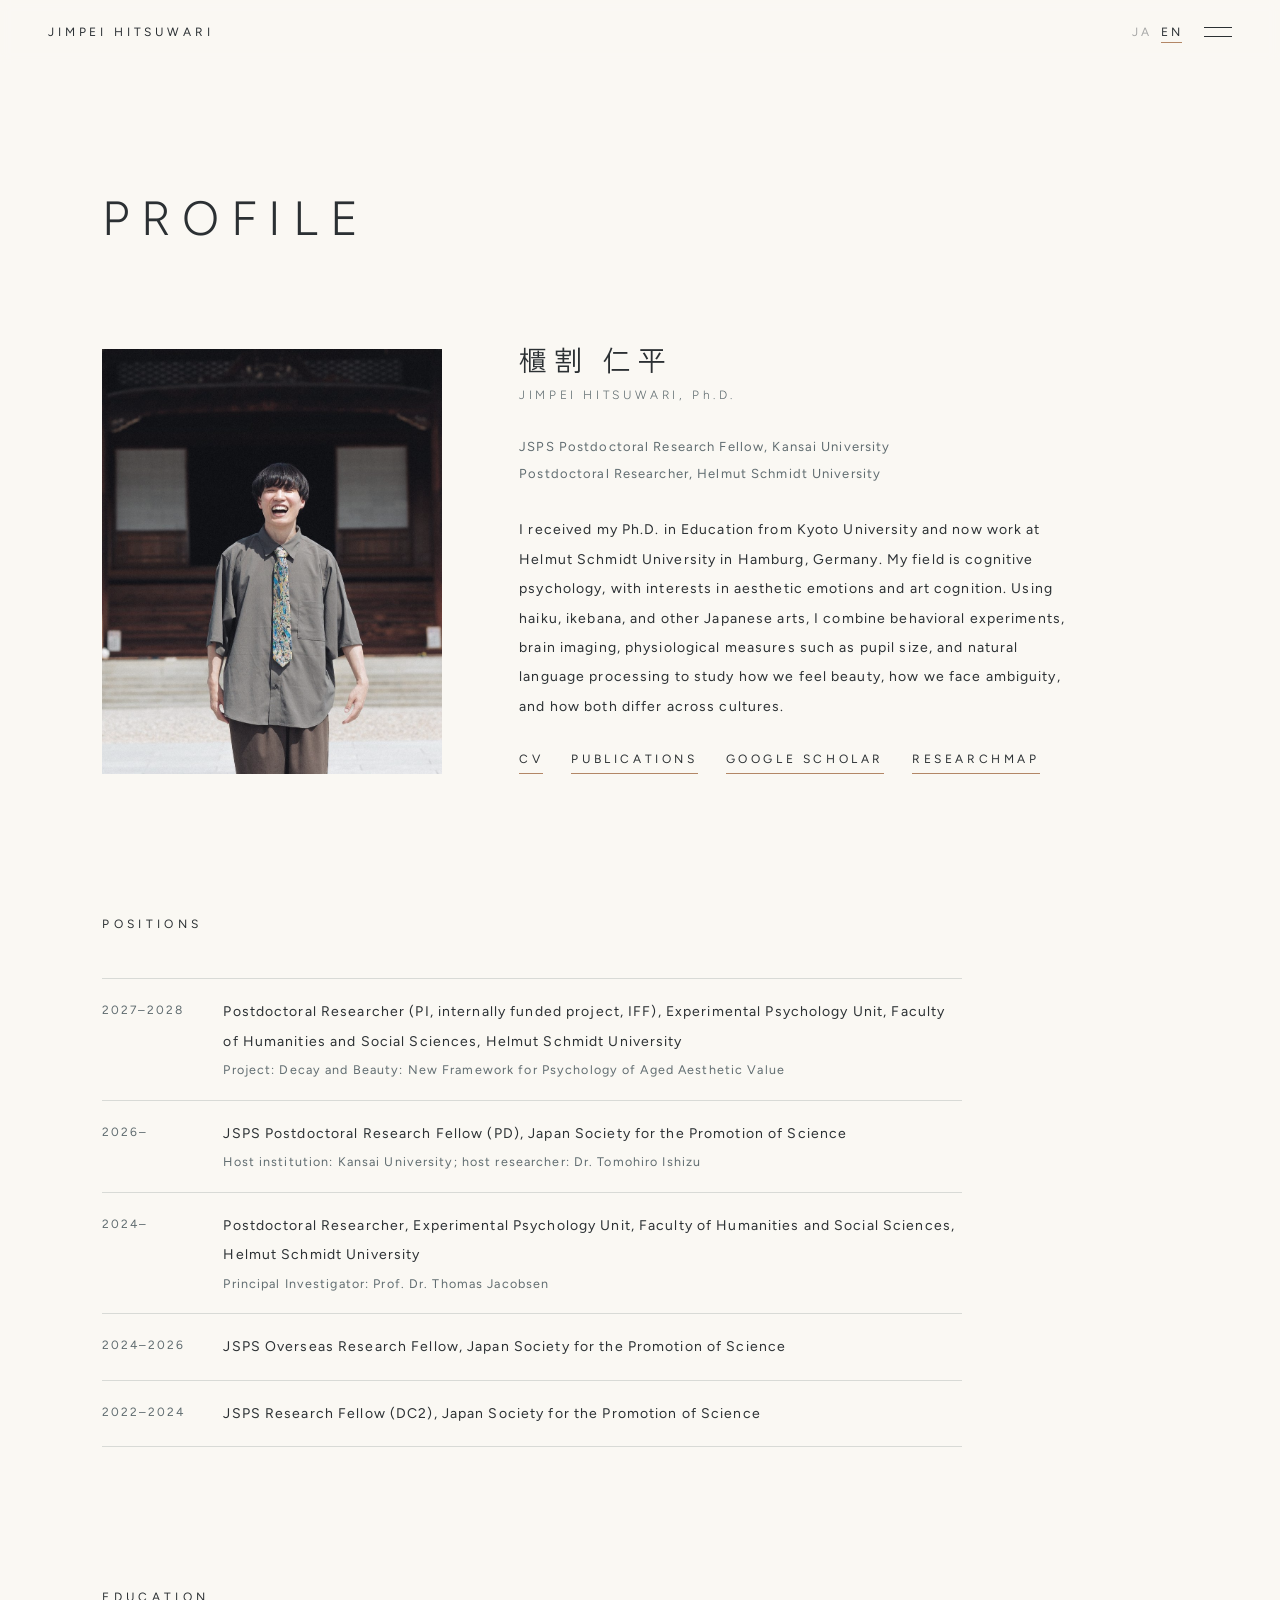
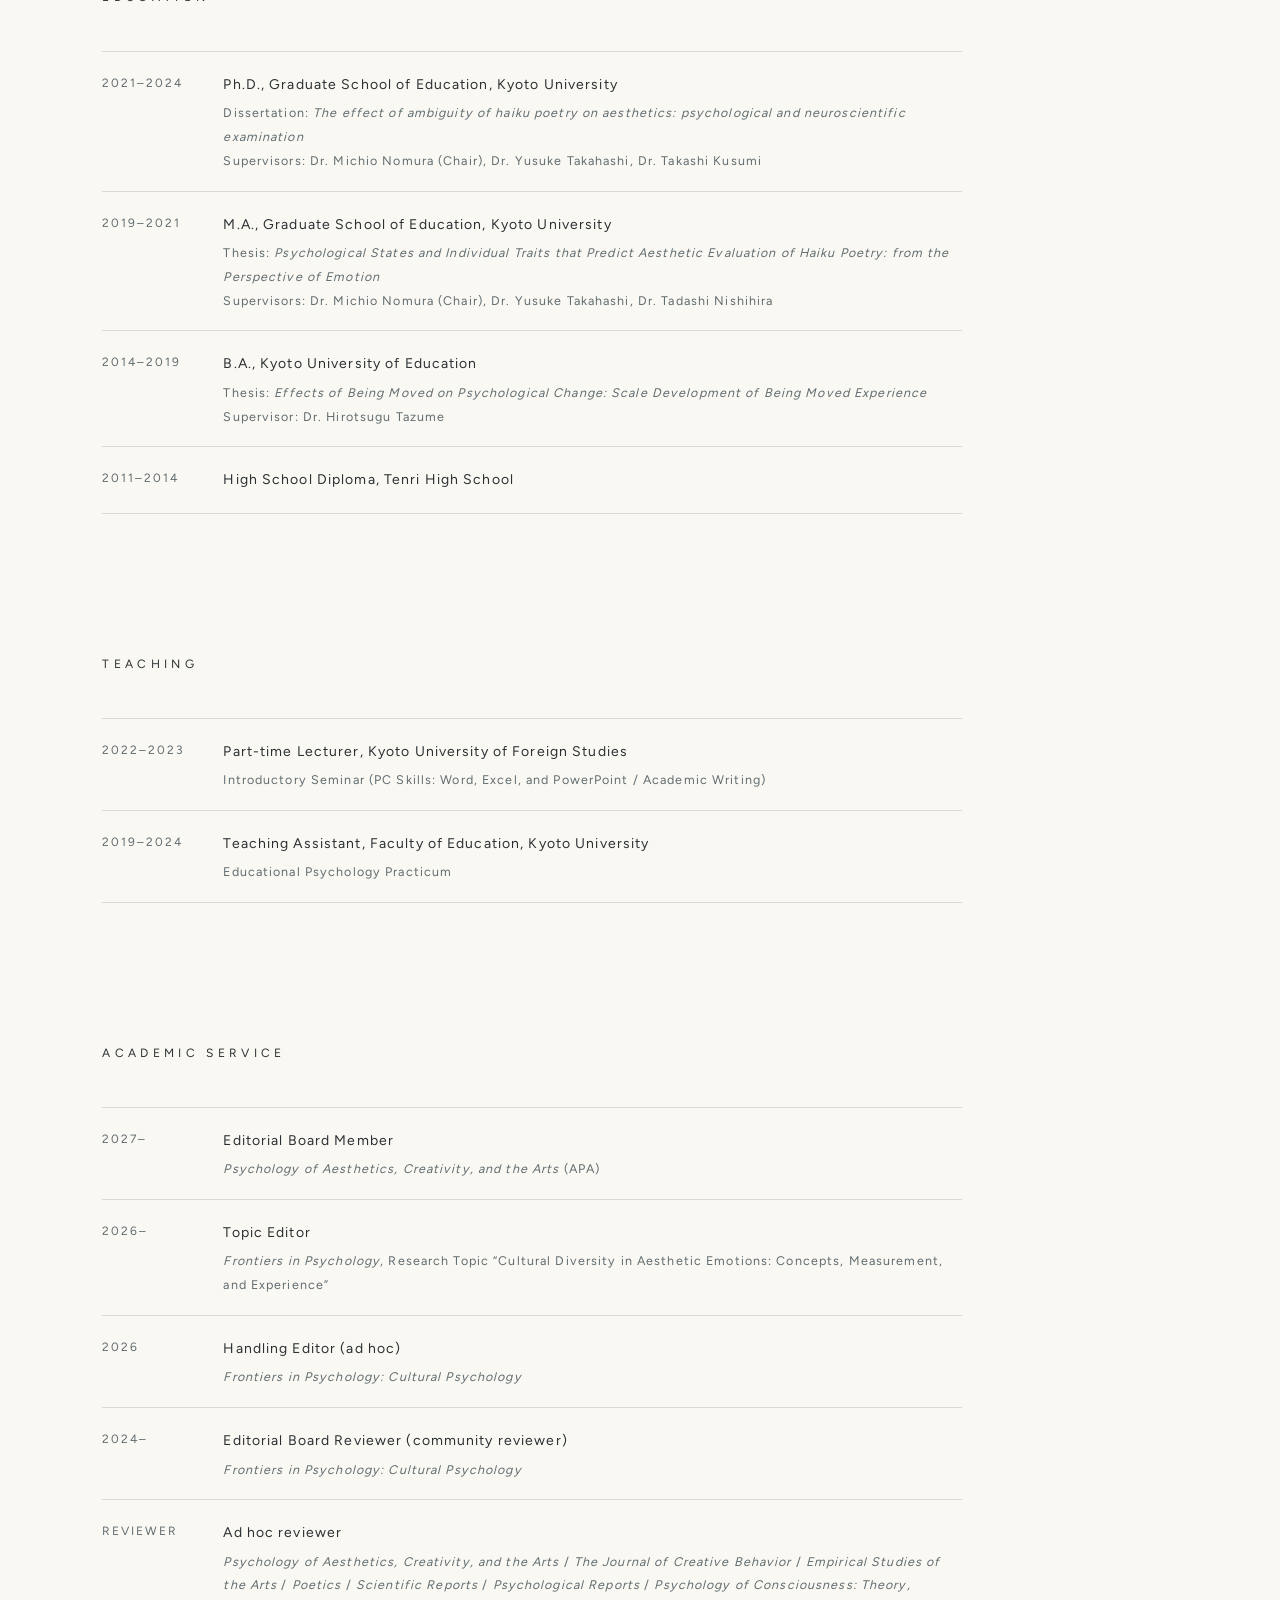
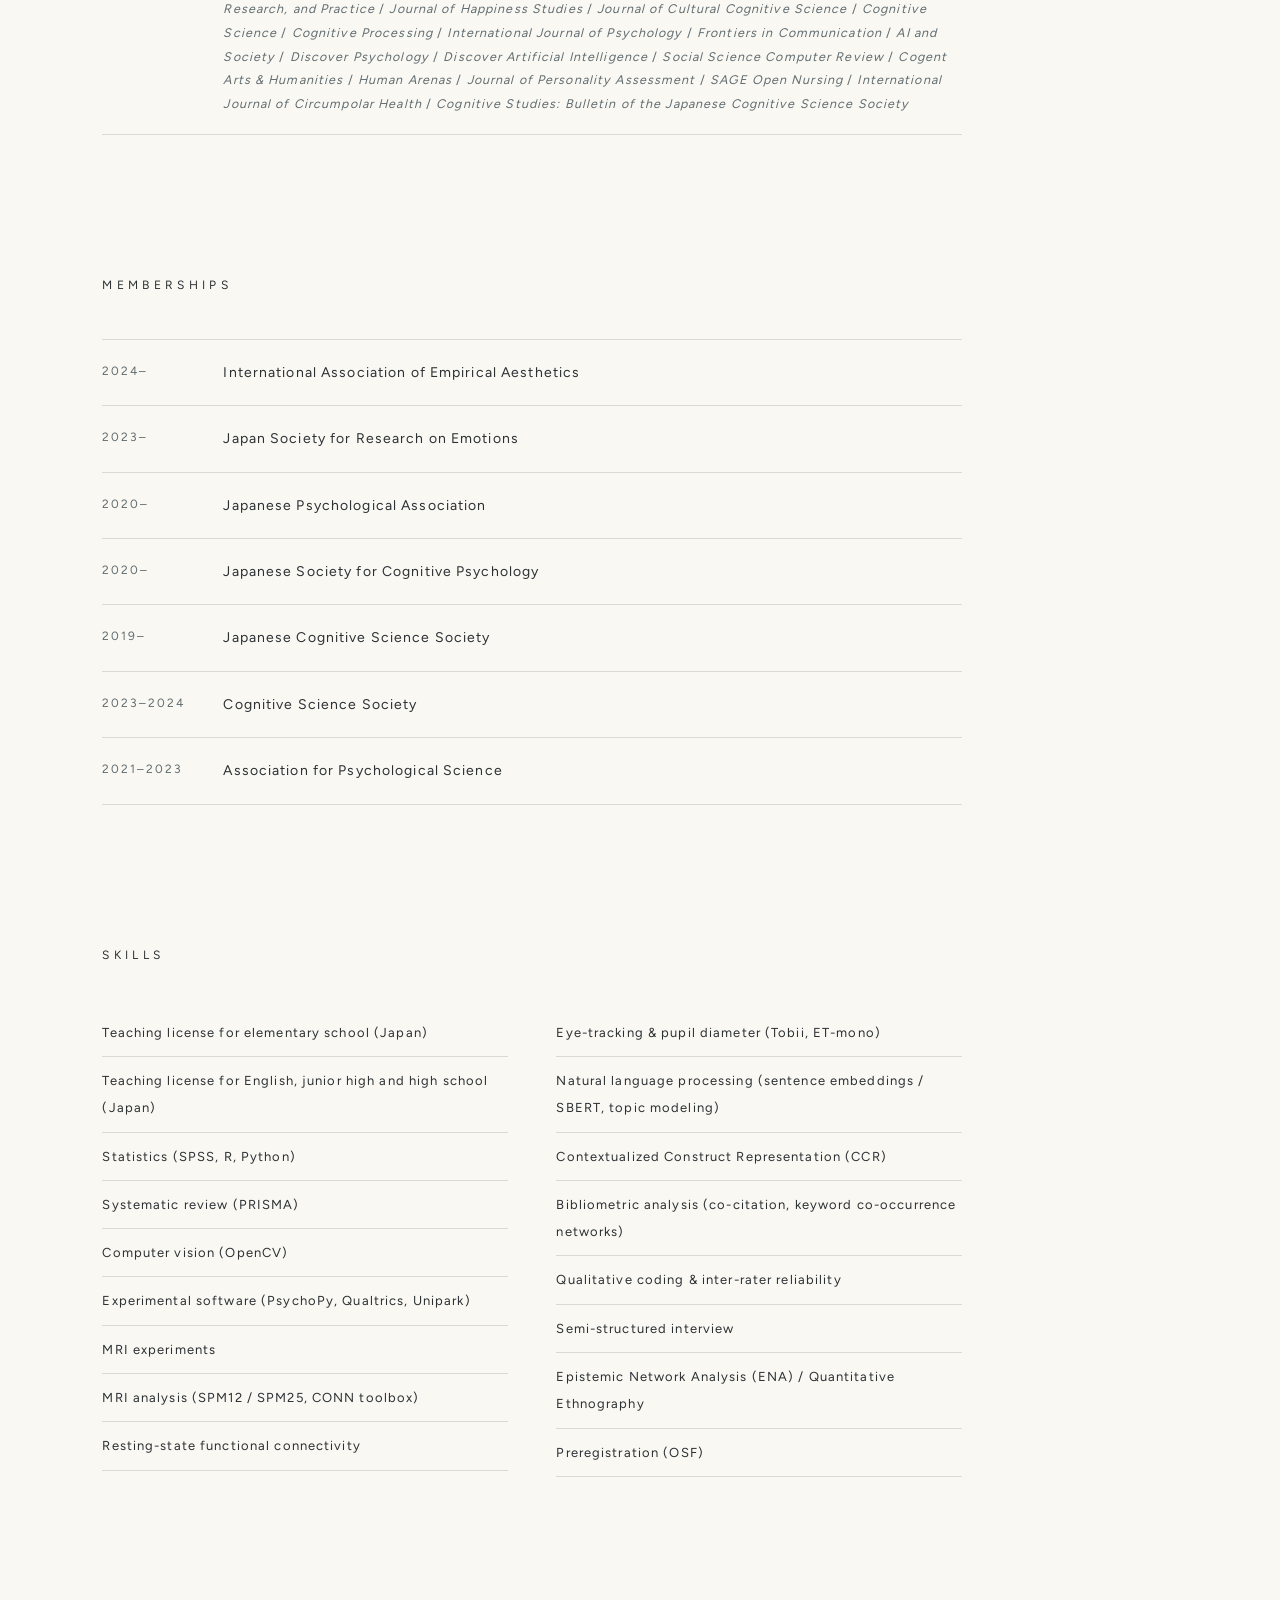
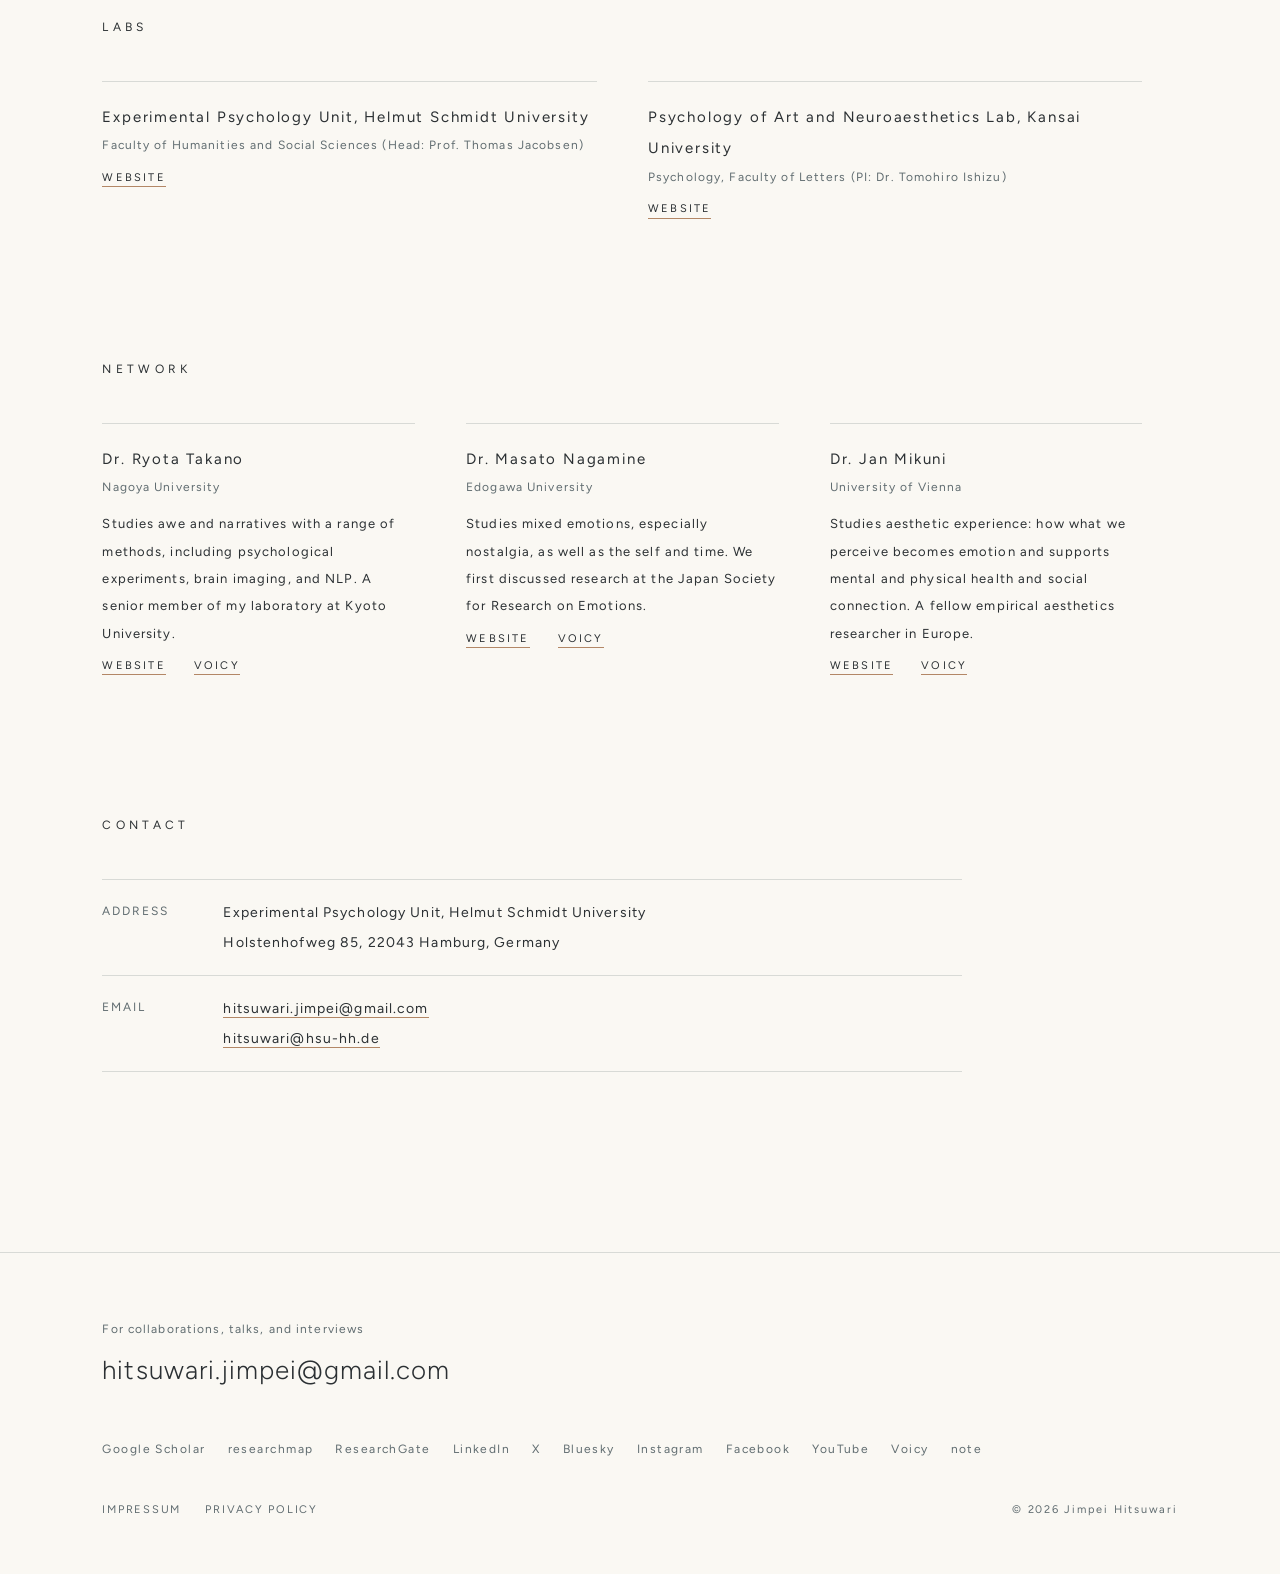
<file: profile/index.html>
<!DOCTYPE html>
<html lang="ja" data-lang="ja" class="no-js">
<head>
<meta charset="UTF-8">
<meta name="viewport" content="width=device-width, initial-scale=1">
<title>プロフィール Profile | 櫃割 仁平 Jimpei Hitsuwari</title>
<meta name="description" content="心理学者 櫃割仁平（Jimpei Hitsuwari）のプロフィール。経歴，学歴，教歴，学術活動，所属学会，スキル。">
<meta property="og:type" content="profile">
<meta property="og:title" content="Profile | Jimpei Hitsuwari">
<meta property="og:url" content="https://hitsuwari-jimpei.com/profile/">
<meta property="og:site_name" content="櫃割 仁平 Jimpei Hitsuwari">
<meta property="og:image" content="https://hitsuwari-jimpei.com/images/ogp.png">
<meta property="og:image:width" content="1200">
<meta property="og:image:height" content="630">
<meta property="og:image:alt" content="櫃割 仁平 Jimpei Hitsuwari — 心理学者 Psychologist">
<meta name="twitter:card" content="summary_large_image">
<link rel="canonical" href="https://hitsuwari-jimpei.com/profile/">
<script>
  (function () {
    var l = 'ja';
    try { l = localStorage.getItem('lang') || ((navigator.language || '').indexOf('ja') === 0 ? 'ja' : 'en'); } catch (e) {}
    document.documentElement.dataset.lang = l;
    document.documentElement.lang = l;
  })();
</script>
<link rel="stylesheet" href="../assets/css/fonts.css">
<link rel="icon" href="../assets/favicon.svg" type="image/svg+xml">
<link rel="stylesheet" href="../assets/css/style.css">
</head>
<body>
<a class="skip-link" href="#main"><span lang="ja">本文へ</span><span lang="en">Skip to content</span></a>

<header class="site-header">
  <a class="logo" href="../">JIMPEI HITSUWARI</a>
  <div class="header-right">
    <div class="lang-switch" role="group" aria-label="Language">
      <button type="button" data-set-lang="ja" aria-pressed="true">JA</button>
      <button type="button" data-set-lang="en" aria-pressed="false">EN</button>
    </div>
    <button type="button" class="menu-toggle" aria-controls="site-menu" aria-expanded="false">
      <span></span><span></span><span class="visually-hidden">Menu</span>
    </button>
  </div>
</header>

<nav id="site-menu" class="site-menu" aria-hidden="true" aria-label="Site menu">
  <ul>
    <li><a href="../"><span class="en">Top</span><span class="ja">トップ</span></a></li>
    <li><a href="../greeting/"><span class="en">Greeting</span><span class="ja">あいさつ</span></a></li>
    <li><a href="./"><span class="en">Profile</span><span class="ja">プロフィール</span></a></li>
    <li><a href="../publication/"><span class="en">Publications</span><span class="ja">研究業績</span></a></li>
    <li><a href="../outreach/"><span class="en">Outreach</span><span class="ja">アウトリーチ</span></a></li>
    <li><a href="../media/"><span class="en">Media</span><span class="ja">メディア</span></a></li>
    <li><a href="../voicy/"><span class="en">Voicy</span><span class="ja">Voicy</span></a></li>
    <li><a href="../crowdfunding/"><span class="en">Crowdfunding</span><span class="ja">クラウドファンディング</span></a></li>
    <li><a href="../contact/"><span class="en">Contact</span><span class="ja">お問い合わせ</span></a></li>
  </ul>
</nav>

<main id="main">

  <header class="page-head">
    <h1 class="page-title">PROFILE</h1>
    <p class="page-title-ja" lang="ja">プロフィール</p>
  </header>

  <section class="profile-intro" aria-label="Introduction">
    <div class="profile-photo"><img src="../images/profile/jimpei-2025.jpg" alt="櫃割 仁平 Jimpei Hitsuwari" width="1200" height="1200"></div>
    <div>
      <p class="profile-name">櫃割 仁平</p>
      <p class="profile-name-en">JIMPEI HITSUWARI, Ph.D.</p>
      <p class="profile-role">
        <span lang="ja">日本学術振興会 特別研究員 PD（関西大学）<br>ヘルムートシュミット大学 博士研究員</span>
        <span lang="en">JSPS Postdoctoral Research Fellow, Kansai University<br>Postdoctoral Researcher, Helmut Schmidt University</span>
      </p>
      <div class="profile-bio prose">
        <p lang="ja">京都大学大学院教育学研究科で博士（教育学）を取得し，現在はドイツ・ハンブルクのヘルムートシュミット大学で研究しています。専門は認知心理学で，研究テーマは美的感情や感性，芸術認知です。俳句やいけばななど日本の芸術を手がかりに，心理実験，脳機能計測，瞳孔などの生理指標，自然言語処理を組み合わせて，美しさを感じるこころと曖昧さへの態度，そしてその文化差を調べています。</p>
        <p lang="en">I received my Ph.D. in Education from Kyoto University and now work at Helmut Schmidt University in Hamburg, Germany. My field is cognitive psychology, with interests in aesthetic emotions and art cognition. Using haiku, ikebana, and other Japanese arts, I combine behavioral experiments, brain imaging, physiological measures such as pupil size, and natural language processing to study how we feel beauty, how we face ambiguity, and how both differ across cultures.</p>
      </div>
      <div class="link-row">
        <a class="more" href="https://docs.google.com/document/d/1IdwQPogQc88s_DaiBASyuoDLafHeWKmogN-KXFSAdIY/edit?usp=sharing" target="_blank" rel="noopener">CV</a>
        <a class="more" href="../publication/">PUBLICATIONS</a>
        <a class="more" href="https://scholar.google.co.jp/citations?hl=en&amp;user=swipd34AAAAJ" target="_blank" rel="noopener">GOOGLE SCHOLAR</a>
        <a class="more" href="https://researchmap.jp/hitsuwari" target="_blank" rel="noopener">RESEARCHMAP</a>
      </div>
    </div>
  </section>

  <section class="section" aria-labelledby="pos-title">
    <div class="section-head"><h2 class="en" id="pos-title">POSITIONS</h2><span class="ja" lang="ja">経歴</span></div>
    <div class="rows">
      <div class="row"><span class="label">2027–2028</span><div>
        <p><span lang="ja">ヘルムートシュミット大学 人文社会科学部 実験心理学ユニット 博士研究員（学内研究費 IFF の研究代表者）</span><span lang="en">Postdoctoral Researcher (PI, internally funded project, IFF), Experimental Psychology Unit, Faculty of Humanities and Social Sciences, Helmut Schmidt University</span></p>
        <p class="detail"><span lang="ja">研究課題: Decay and Beauty: New Framework for Psychology of Aged Aesthetic Value</span><span lang="en">Project: Decay and Beauty: New Framework for Psychology of Aged Aesthetic Value</span></p>
      </div></div>
      <div class="row"><span class="label">2026–</span><div>
        <p><span lang="ja">日本学術振興会 特別研究員 PD</span><span lang="en">JSPS Postdoctoral Research Fellow (PD), Japan Society for the Promotion of Science</span></p>
        <p class="detail"><span lang="ja">受入研究機関: 関西大学　受入研究者: 石津智大 先生</span><span lang="en">Host institution: Kansai University; host researcher: Dr. Tomohiro Ishizu</span></p>
      </div></div>
      <div class="row"><span class="label">2024–</span><div>
        <p><span lang="ja">ヘルムートシュミット大学 人文社会科学部 実験心理学ユニット 博士研究員</span><span lang="en">Postdoctoral Researcher, Experimental Psychology Unit, Faculty of Humanities and Social Sciences, Helmut Schmidt University</span></p>
        <p class="detail"><span lang="ja">受入研究者: Prof. Dr. Thomas Jacobsen</span><span lang="en">Principal Investigator: Prof. Dr. Thomas Jacobsen</span></p>
      </div></div>
      <div class="row"><span class="label">2024–2026</span><div>
        <p><span lang="ja">日本学術振興会 海外特別研究員</span><span lang="en">JSPS Overseas Research Fellow, Japan Society for the Promotion of Science</span></p>
      </div></div>
      <div class="row"><span class="label">2022–2024</span><div>
        <p><span lang="ja">日本学術振興会 特別研究員 DC2</span><span lang="en">JSPS Research Fellow (DC2), Japan Society for the Promotion of Science</span></p>
      </div></div>
    </div>
  </section>

  <section class="section" aria-labelledby="edu-title">
    <div class="section-head"><h2 class="en" id="edu-title">EDUCATION</h2><span class="ja" lang="ja">学歴</span></div>
    <div class="rows">
      <div class="row"><span class="label">2021–2024</span><div>
        <p><span lang="ja">京都大学大学院 教育学研究科 博士課程　博士（教育学）</span><span lang="en">Ph.D., Graduate School of Education, Kyoto University</span></p>
        <p class="detail">Dissertation: <i>The effect of ambiguity of haiku poetry on aesthetics: psychological and neuroscientific examination</i><br>Supervisors: Dr. Michio Nomura (Chair), Dr. Yusuke Takahashi, Dr. Takashi Kusumi</p>
      </div></div>
      <div class="row"><span class="label">2019–2021</span><div>
        <p><span lang="ja">京都大学大学院 教育学研究科 修士課程　修士（教育学）</span><span lang="en">M.A., Graduate School of Education, Kyoto University</span></p>
        <p class="detail">Thesis: <i>Psychological States and Individual Traits that Predict Aesthetic Evaluation of Haiku Poetry: from the Perspective of Emotion</i><br>Supervisors: Dr. Michio Nomura (Chair), Dr. Yusuke Takahashi, Dr. Tadashi Nishihira</p>
      </div></div>
      <div class="row"><span class="label">2014–2019</span><div>
        <p><span lang="ja">京都教育大学</span><span lang="en">B.A., Kyoto University of Education</span></p>
        <p class="detail">Thesis: <i>Effects of Being Moved on Psychological Change: Scale Development of Being Moved Experience</i><br>Supervisor: Dr. Hirotsugu Tazume</p>
      </div></div>
      <div class="row"><span class="label">2011–2014</span><div>
        <p><span lang="ja">天理高等学校</span><span lang="en">High School Diploma, Tenri High School</span></p>
      </div></div>
    </div>
  </section>

  <section class="section" aria-labelledby="teach-title">
    <div class="section-head"><h2 class="en" id="teach-title">TEACHING</h2><span class="ja" lang="ja">教歴</span></div>
    <div class="rows">
      <div class="row"><span class="label">2022–2023</span><div>
        <p><span lang="ja">京都外国語大学 非常勤講師</span><span lang="en">Part-time Lecturer, Kyoto University of Foreign Studies</span></p>
        <p class="detail"><span lang="ja">入門演習（PCスキル〔Word，Excel，PowerPoint〕／アカデミック・ライティング）</span><span lang="en">Introductory Seminar (PC Skills: Word, Excel, and PowerPoint / Academic Writing)</span></p>
      </div></div>
      <div class="row"><span class="label">2019–2024</span><div>
        <p><span lang="ja">京都大学 教育学部 ティーチング・アシスタント</span><span lang="en">Teaching Assistant, Faculty of Education, Kyoto University</span></p>
        <p class="detail"><span lang="ja">教育心理学実習</span><span lang="en">Educational Psychology Practicum</span></p>
      </div></div>
    </div>
  </section>

  <section class="section" aria-labelledby="service-title">
    <div class="section-head"><h2 class="en" id="service-title">ACADEMIC SERVICE</h2><span class="ja" lang="ja">学術活動</span></div>
    <div class="rows">
      <div class="row"><span class="label">2027–</span><div>
        <p><span lang="ja">編集委員（Editorial Board Member）</span><span lang="en">Editorial Board Member</span></p>
        <p class="detail"><i>Psychology of Aesthetics, Creativity, and the Arts</i> (APA)</p>
      </div></div>
      <div class="row"><span class="label">2026–</span><div>
        <p><span lang="ja">トピックエディター（Topic Editor）</span><span lang="en">Topic Editor</span></p>
        <p class="detail"><i>Frontiers in Psychology</i>, Research Topic “Cultural Diversity in Aesthetic Emotions: Concepts, Measurement, and Experience”</p>
      </div></div>
      <div class="row"><span class="label">2026</span><div>
        <p><span lang="ja">ハンドリングエディター（アドホック）</span><span lang="en">Handling Editor (ad hoc)</span></p>
        <p class="detail"><i>Frontiers in Psychology: Cultural Psychology</i></p>
      </div></div>
      <div class="row"><span class="label">2024–</span><div>
        <p><span lang="ja">編集委員会 コミュニティ査読者</span><span lang="en">Editorial Board Reviewer (community reviewer)</span></p>
        <p class="detail"><i>Frontiers in Psychology: Cultural Psychology</i></p>
      </div></div>
      <div class="row"><span class="label"><span lang="ja">査読</span><span lang="en">REVIEWER</span></span><div>
        <p><span lang="ja">アドホック査読</span><span lang="en">Ad hoc reviewer</span></p>
        <p class="detail"><i>Psychology of Aesthetics, Creativity, and the Arts</i> / <i>The Journal of Creative Behavior</i> / <i>Empirical Studies of the Arts</i> / <i>Poetics</i> / <i>Scientific Reports</i> / <i>Psychological Reports</i> / <i>Psychology of Consciousness: Theory, Research, and Practice</i> / <i>Journal of Happiness Studies</i> / <i>Journal of Cultural Cognitive Science</i> / <i>Cognitive Science</i> / <i>Cognitive Processing</i> / <i>International Journal of Psychology</i> / <i>Frontiers in Communication</i> / <i>AI and Society</i> / <i>Discover Psychology</i> / <i>Discover Artificial Intelligence</i> / <i>Social Science Computer Review</i> / <i>Cogent Arts &amp; Humanities</i> / <i>Human Arenas</i> / <i>Journal of Personality Assessment</i> / <i>SAGE Open Nursing</i> / <i>International Journal of Circumpolar Health</i> / <i>Cognitive Studies: Bulletin of the Japanese Cognitive Science Society</i></p>
      </div></div>
    </div>
  </section>

  <section class="section" aria-labelledby="member-title">
    <div class="section-head"><h2 class="en" id="member-title">MEMBERSHIPS</h2><span class="ja" lang="ja">所属学会</span></div>
    <div class="rows">
      <div class="row"><span class="label">2024–</span><p><span lang="ja">国際経験美学会</span><span lang="en">International Association of Empirical Aesthetics</span></p></div>
      <div class="row"><span class="label">2023–</span><p><span lang="ja">日本感情心理学会</span><span lang="en">Japan Society for Research on Emotions</span></p></div>
      <div class="row"><span class="label">2020–</span><p><span lang="ja">日本心理学会</span><span lang="en">Japanese Psychological Association</span></p></div>
      <div class="row"><span class="label">2020–</span><p><span lang="ja">日本認知心理学会</span><span lang="en">Japanese Society for Cognitive Psychology</span></p></div>
      <div class="row"><span class="label">2019–</span><p><span lang="ja">日本認知科学会</span><span lang="en">Japanese Cognitive Science Society</span></p></div>
      <div class="row"><span class="label">2023–2024</span><p>Cognitive Science Society</p></div>
      <div class="row"><span class="label">2021–2023</span><p>Association for Psychological Science</p></div>
    </div>
  </section>

  <section class="section" aria-labelledby="skill-title">
    <div class="section-head"><h2 class="en" id="skill-title">SKILLS</h2><span class="ja" lang="ja">資格・スキル</span></div>
    <ul class="skill-list">
      <li><span lang="ja">小学校教諭免許</span><span lang="en">Teaching license for elementary school (Japan)</span></li>
      <li><span lang="ja">中学校・高等学校教諭免許（英語）</span><span lang="en">Teaching license for English, junior high and high school (Japan)</span></li>
      <li>Statistics (SPSS, R, Python)</li>
      <li>Systematic review (PRISMA)</li>
      <li>Computer vision (OpenCV)</li>
      <li>Experimental software (PsychoPy, Qualtrics, Unipark)</li>
      <li>MRI experiments</li>
      <li>MRI analysis (SPM12 / SPM25, CONN toolbox)</li>
      <li>Resting-state functional connectivity</li>
      <li>Eye-tracking &amp; pupil diameter (Tobii, ET-mono)</li>
      <li>Natural language processing (sentence embeddings / SBERT, topic modeling)</li>
      <li>Contextualized Construct Representation (CCR)</li>
      <li>Bibliometric analysis (co-citation, keyword co-occurrence networks)</li>
      <li>Qualitative coding &amp; inter-rater reliability</li>
      <li>Semi-structured interview</li>
      <li>Epistemic Network Analysis (ENA) / Quantitative Ethnography</li>
      <li>Preregistration (OSF)</li>
    </ul>
  </section>

  <section class="section" aria-labelledby="lab-title">
    <div class="section-head"><h2 class="en" id="lab-title">LABS</h2><span class="ja" lang="ja">所属研究室</span></div>
    <div class="people">
      <div class="person">
        <h3><span lang="ja">ヘルムートシュミット大学 実験心理学ユニット</span><span lang="en">Experimental Psychology Unit, Helmut Schmidt University</span></h3>
        <p class="affil"><span lang="ja">人文社会科学部（Thomas Jacobsen 研究室）</span><span lang="en">Faculty of Humanities and Social Sciences (Head: Prof. Thomas Jacobsen)</span></p>
        <div class="link-row"><a href="https://www.hsu-hh.de/epu/en/" target="_blank" rel="noopener">WEBSITE</a></div>
      </div>
      <div class="person">
        <h3><span lang="ja">関西大学 神経美学・芸術と感性の心理学ラボ</span><span lang="en">Psychology of Art and Neuroaesthetics Lab, Kansai University</span></h3>
        <p class="affil"><span lang="ja">文学部 心理学専修（石津智大 研究室）</span><span lang="en">Psychology, Faculty of Letters (PI: Dr. Tomohiro Ishizu)</span></p>
        <div class="link-row"><a href="https://wps.itc.kansai-u.ac.jp/pan-lab" target="_blank" rel="noopener">WEBSITE</a></div>
      </div>
    </div>
  </section>

  <section class="section" aria-labelledby="network-title">
    <div class="section-head"><h2 class="en" id="network-title">NETWORK</h2><span class="ja" lang="ja">普段お世話になっている研究者のみなさま</span></div>
    <div class="people">
      <div class="person">
        <h3><span lang="ja">高野 了太</span><span lang="en">Dr. Ryota Takano</span></h3>
        <p class="affil"><span lang="ja">名古屋大学</span><span lang="en">Nagoya University</span></p>
        <p><span lang="ja">畏敬の念や物語を，心理実験，脳機能計測，自然言語処理など，さまざまな方法で研究しています。京都大学時代の研究室の先輩です。</span><span lang="en">Studies awe and narratives with a range of methods, including psychological experiments, brain imaging, and NLP. A senior member of my laboratory at Kyoto University.</span></p>
        <div class="link-row"><a href="https://rtakanolab.github.io/about-takano.html" target="_blank" rel="noopener">WEBSITE</a><a href="https://voicy.jp/channel/4088/1322266" target="_blank" rel="noopener">VOICY</a></div>
      </div>
      <div class="person">
        <h3><span lang="ja">長峯 聖人</span><span lang="en">Dr. Masato Nagamine</span></h3>
        <p class="affil"><span lang="ja">江戸川大学</span><span lang="en">Edogawa University</span></p>
        <p><span lang="ja">ノスタルジアをはじめとする混合感情や，自己と時間について研究しています。日本感情心理学会で議論させていただいたのがきっかけです。</span><span lang="en">Studies mixed emotions, especially nostalgia, as well as the self and time. We first discussed research at the Japan Society for Research on Emotions.</span></p>
        <div class="link-row"><a href="https://sites.google.com/view/masato-nagamine" target="_blank" rel="noopener">WEBSITE</a><a href="https://voicy.jp/channel/4088/1145618" target="_blank" rel="noopener">VOICY</a></div>
      </div>
      <div class="person">
        <h3><span lang="ja">三國 珠杏</span><span lang="en">Dr. Jan Mikuni</span></h3>
        <p class="affil"><span lang="ja">ウィーン大学</span><span lang="en">University of Vienna</span></p>
        <p><span lang="ja">感性経験がどのように生まれ，こころと体の健康や人とのつながりを支えるのかを研究しています。ヨーロッパで経験美学を研究する仲間です。</span><span lang="en">Studies aesthetic experience: how what we perceive becomes emotion and supports mental and physical health and social connection. A fellow empirical aesthetics researcher in Europe.</span></p>
        <div class="link-row"><a href="https://jan-mikuni.com/" target="_blank" rel="noopener">WEBSITE</a><a href="https://voicy.jp/channel/4088/8107447" target="_blank" rel="noopener">VOICY</a></div>
      </div>
    </div>
  </section>

  <section class="section" aria-labelledby="addr-title">
    <div class="section-head"><h2 class="en" id="addr-title">CONTACT</h2><span class="ja" lang="ja">連絡先</span></div>
    <div class="rows">
      <div class="row"><span class="label">ADDRESS</span><p>Experimental Psychology Unit, Helmut Schmidt University<br>Holstenhofweg 85, 22043 Hamburg, Germany</p></div>
      <div class="row"><span class="label">EMAIL</span><p><a class="inline" href="mailto:hitsuwari.jimpei@gmail.com">hitsuwari.jimpei@gmail.com</a><br><a class="inline" href="mailto:hitsuwari@hsu-hh.de">hitsuwari@hsu-hh.de</a></p></div>
    </div>
  </section>

</main>

<footer class="site-footer">
  <p><span lang="ja">共同研究，講演，取材のご依頼はこちらへ</span><span lang="en">For collaborations, talks, and interviews</span></p>
  <a class="footer-mail" href="mailto:hitsuwari.jimpei@gmail.com">hitsuwari.jimpei@gmail.com</a>
  <ul class="footer-links">
    <li><a href="https://scholar.google.co.jp/citations?hl=en&amp;user=swipd34AAAAJ" target="_blank" rel="noopener">Google Scholar</a></li>
    <li><a href="https://researchmap.jp/hitsuwari" target="_blank" rel="noopener">researchmap</a></li>
    <li><a href="https://www.researchgate.net/profile/Jimpei-Hitsuwari" target="_blank" rel="noopener">ResearchGate</a></li>
    <li><a href="https://www.linkedin.com/in/jimpei-hitsuwari/" target="_blank" rel="noopener">LinkedIn</a></li>
    <li><a href="https://x.com/jimpe_hitsuwari" target="_blank" rel="noopener">X</a></li>
    <li><a href="https://bsky.app/profile/jimpe-hitsuwari.bsky.social" target="_blank" rel="noopener">Bluesky</a></li>
    <li><a href="https://www.instagram.com/jimpei_hitsuwari/" target="_blank" rel="noopener">Instagram</a></li>
    <li><a href="https://www.facebook.com/jimpei.hitsuwari" target="_blank" rel="noopener">Facebook</a></li>
    <li><a href="https://youtube.com/@jimpe_hitsuwari" target="_blank" rel="noopener">YouTube</a></li>
    <li><a href="https://voicy.jp/channel/4088" target="_blank" rel="noopener">Voicy</a></li>
    <li><a href="https://note.com/hitsuwari5th" target="_blank" rel="noopener">note</a></li>
  </ul>
  <div class="footer-bottom">
    <span class="footer-legal"><a href="../impressum/">IMPRESSUM</a><a href="../privacy-policy/">PRIVACY POLICY</a></span>
    <span>&copy; 2026 Jimpei Hitsuwari</span>
  </div>
</footer>

<script src="../assets/js/main.js"></script>
<!-- Cloudflare Web Analytics (cookieless; described in privacy-policy/) --><script type='module' src='https://static.cloudflareinsights.com/beacon.min.js' data-cf-beacon='{"token": "9117e6fc5d594ad89c79f5635b41a6ee"}'></script><!-- End Cloudflare Web Analytics -->
</body>
</html>
</file>
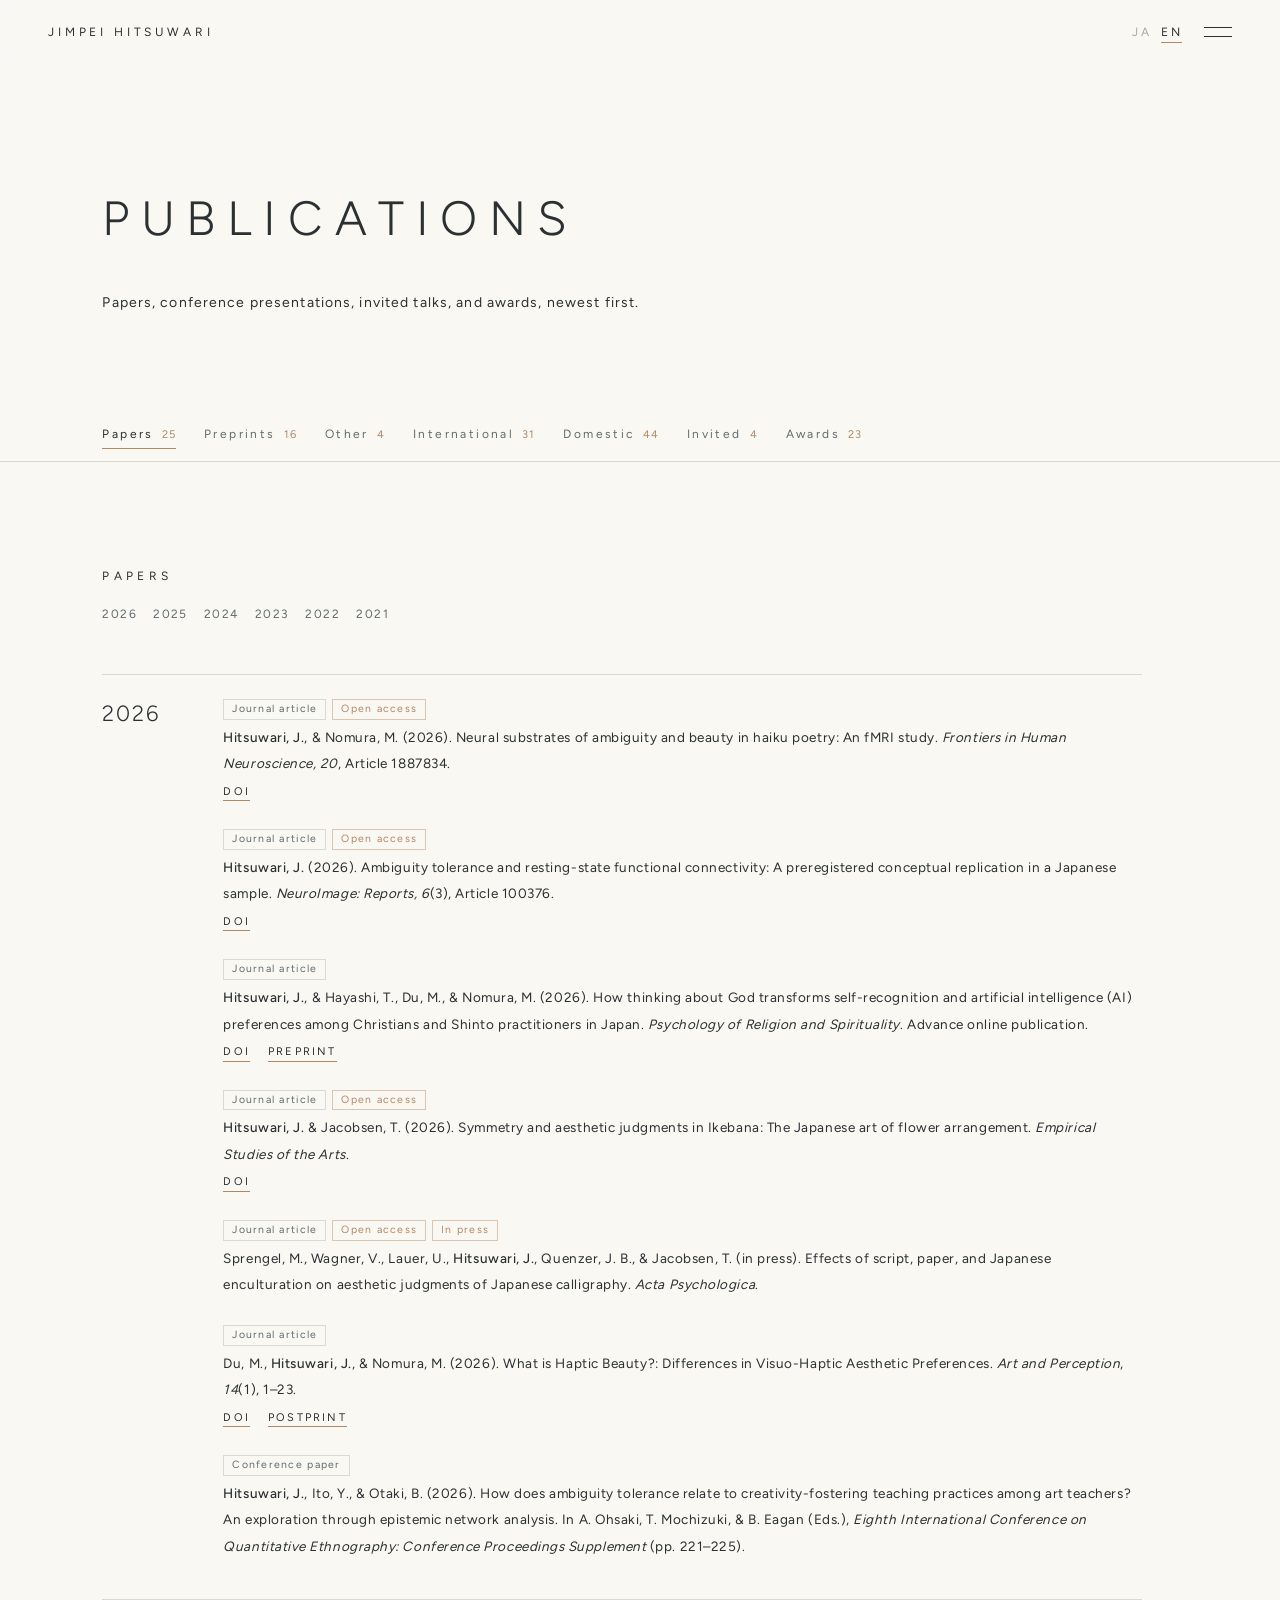
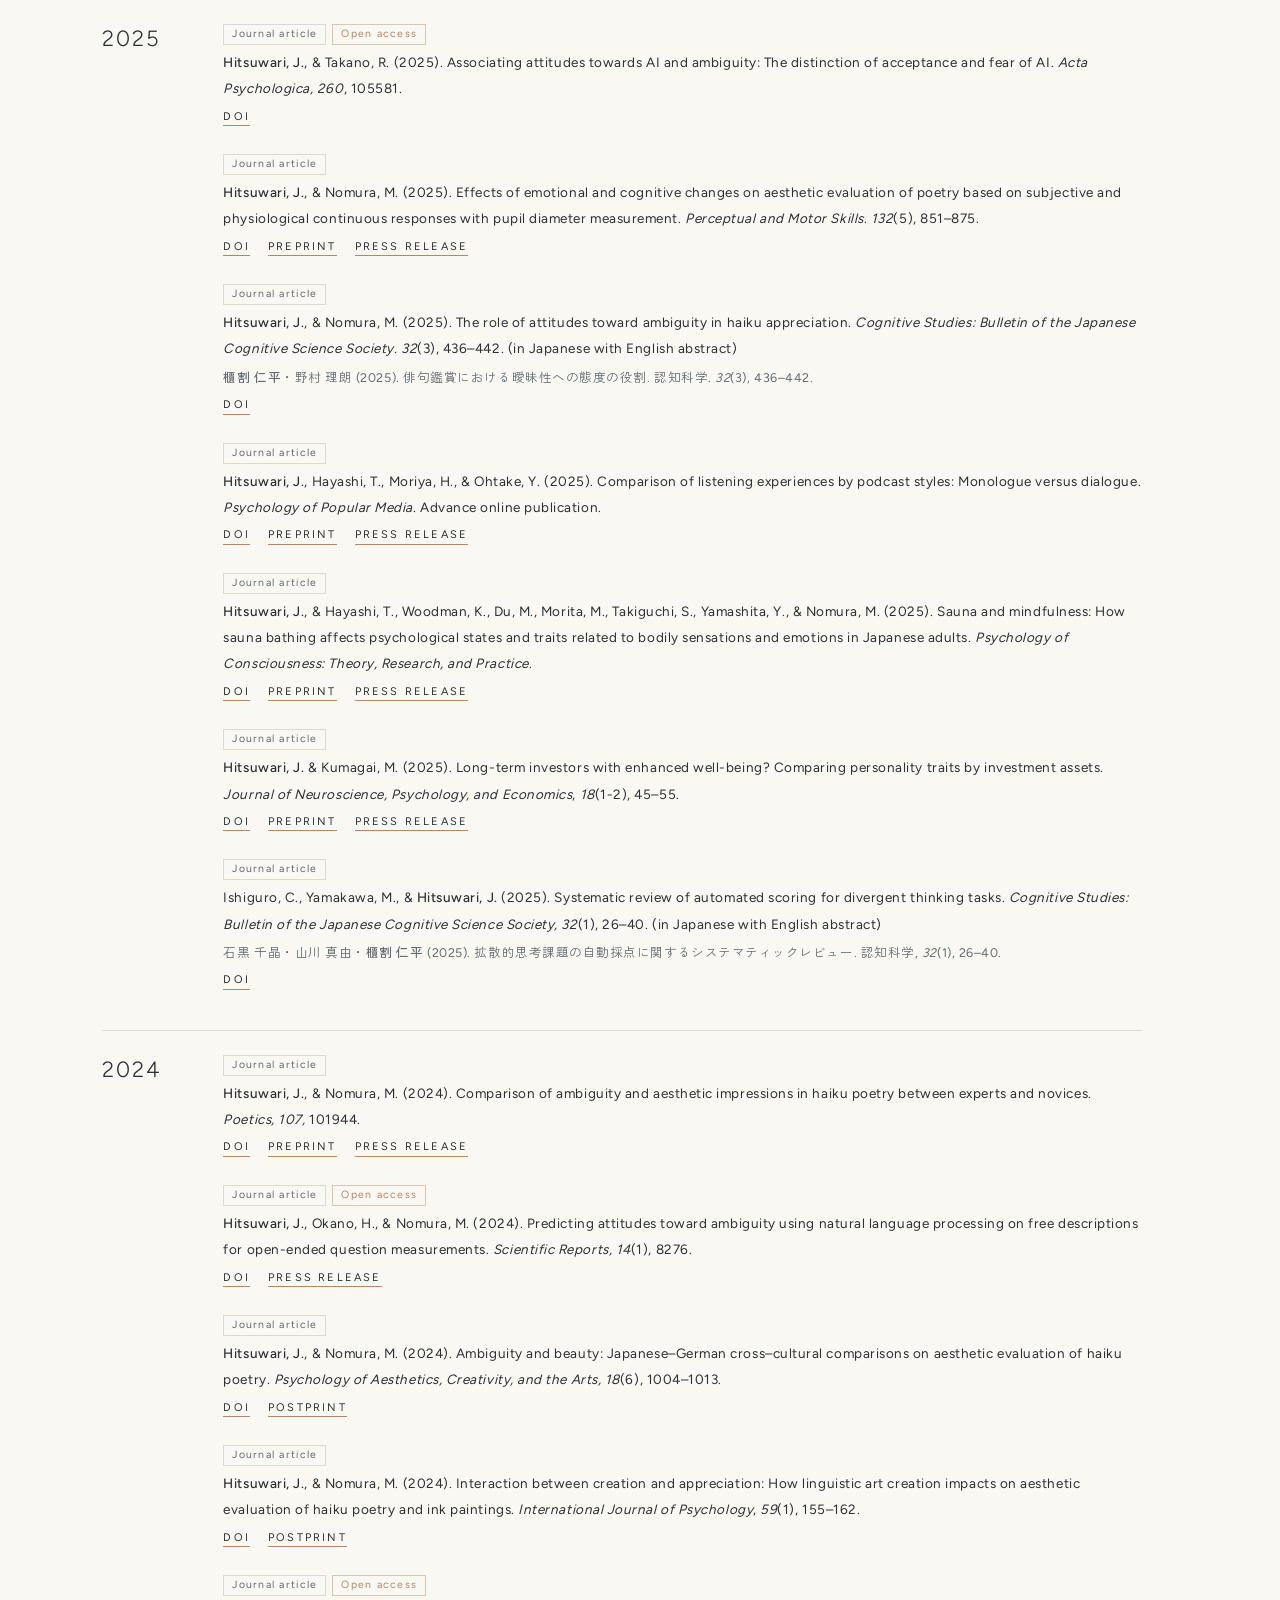
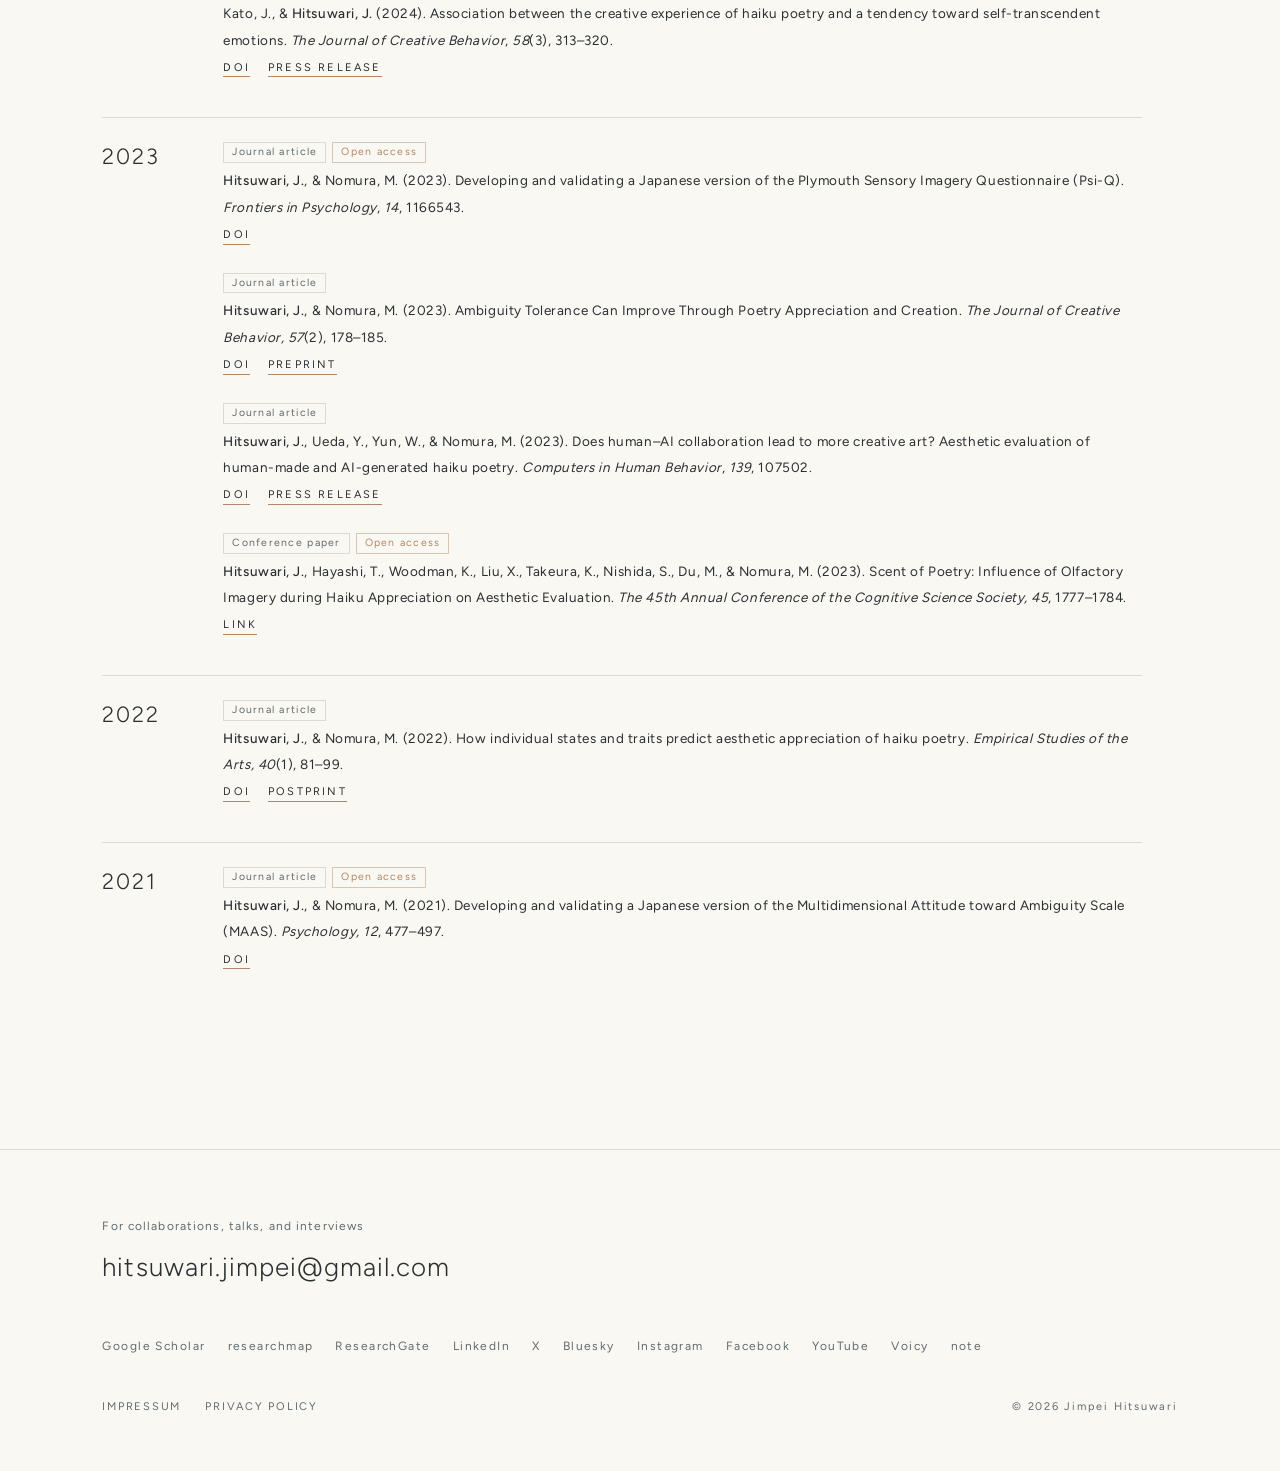
<file: publication/index.html>
<!DOCTYPE html>
<html lang="ja" data-lang="ja" class="no-js">
<head>
<meta charset="UTF-8">
<meta name="viewport" content="width=device-width, initial-scale=1">
<title>研究業績 Publications | 櫃割 仁平 Jimpei Hitsuwari</title>
<meta name="description" content="心理学者 櫃割仁平（Jimpei Hitsuwari）の研究業績。論文，学会発表，招待講演，受賞・研究費の一覧。">
<meta property="og:type" content="website">
<meta property="og:title" content="Publications | Jimpei Hitsuwari">
<meta property="og:url" content="https://hitsuwari-jimpei.com/publication/">
<meta property="og:site_name" content="櫃割 仁平 Jimpei Hitsuwari">
<meta property="og:image" content="https://hitsuwari-jimpei.com/images/ogp.png">
<meta property="og:image:width" content="1200">
<meta property="og:image:height" content="630">
<meta property="og:image:alt" content="櫃割 仁平 Jimpei Hitsuwari — 心理学者 Psychologist">
<meta name="twitter:card" content="summary_large_image">
<link rel="canonical" href="https://hitsuwari-jimpei.com/publication/">
<script>
  (function () {
    var l = 'ja';
    try { l = localStorage.getItem('lang') || ((navigator.language || '').indexOf('ja') === 0 ? 'ja' : 'en'); } catch (e) {}
    document.documentElement.dataset.lang = l;
    document.documentElement.lang = l;
  })();
</script>
<link rel="stylesheet" href="../assets/css/fonts.css">
<link rel="icon" href="../assets/favicon.svg" type="image/svg+xml">
<link rel="stylesheet" href="../assets/css/style.css">
</head>
<body>
<a class="skip-link" href="#main"><span lang="ja">本文へ</span><span lang="en">Skip to content</span></a>

<header class="site-header">
  <a class="logo" href="../">JIMPEI HITSUWARI</a>
  <div class="header-right">
    <div class="lang-switch" role="group" aria-label="Language">
      <button type="button" data-set-lang="ja" aria-pressed="true">JA</button>
      <button type="button" data-set-lang="en" aria-pressed="false">EN</button>
    </div>
    <button type="button" class="menu-toggle" aria-controls="site-menu" aria-expanded="false">
      <span></span><span></span><span class="visually-hidden">Menu</span>
    </button>
  </div>
</header>

<nav id="site-menu" class="site-menu" aria-hidden="true" aria-label="Site menu">
  <ul>
    <li><a href="../"><span class="en">Top</span><span class="ja">トップ</span></a></li>
    <li><a href="../greeting/"><span class="en">Greeting</span><span class="ja">あいさつ</span></a></li>
    <li><a href="../profile/"><span class="en">Profile</span><span class="ja">プロフィール</span></a></li>
    <li><a href="./"><span class="en">Publications</span><span class="ja">研究業績</span></a></li>
    <li><a href="../outreach/"><span class="en">Outreach</span><span class="ja">アウトリーチ</span></a></li>
    <li><a href="../media/"><span class="en">Media</span><span class="ja">メディア</span></a></li>
    <li><a href="../voicy/"><span class="en">Voicy</span><span class="ja">Voicy</span></a></li>
    <li><a href="../crowdfunding/"><span class="en">Crowdfunding</span><span class="ja">クラウドファンディング</span></a></li>
    <li><a href="../contact/"><span class="en">Contact</span><span class="ja">お問い合わせ</span></a></li>
  </ul>
</nav>

<main id="main">

  <header class="page-head">
    <h1 class="page-title">PUBLICATIONS</h1>
    <p class="page-title-ja" lang="ja">研究業績</p>
    <p class="page-lead">
      <span lang="ja">論文，学会発表，招待講演，受賞・研究費を，新しい順にまとめています。</span>
      <span lang="en">Papers, conference presentations, invited talks, and awards, newest first.</span>
    </p>
  </header>

<!-- PUBLICATIONS:START (generated by scripts/build_publications.py — do not edit by hand) -->
<nav class="pub-tabs" aria-label="Sections"><ul><li><a href="#papers"><span lang="ja">論文</span><span lang="en">Papers</span><span class="count">25</span></a></li><li><a href="#preprints"><span lang="ja">プレプリント</span><span lang="en">Preprints</span><span class="count">16</span></a></li><li><a href="#misc"><span lang="ja">その他</span><span lang="en">Other</span><span class="count">4</span></a></li><li><a href="#intl"><span lang="ja">国際学会</span><span lang="en">International</span><span class="count">31</span></a></li><li><a href="#domestic"><span lang="ja">国内学会</span><span lang="en">Domestic</span><span class="count">44</span></a></li><li><a href="#invited"><span lang="ja">招待講演</span><span lang="en">Invited</span><span class="count">4</span></a></li><li><a href="#awards"><span lang="ja">受賞・研究費</span><span lang="en">Awards</span><span class="count">23</span></a></li></ul></nav>
<section class="pub-section" id="papers" aria-labelledby="papers-title"><div class="section-head"><h2 class="en" id="papers-title">PAPERS</h2><span class="ja" lang="ja">論文</span></div>
<nav class="year-index" aria-label="Years"><a href="#papers-2026">2026</a> <a href="#papers-2025">2025</a> <a href="#papers-2024">2024</a> <a href="#papers-2023">2023</a> <a href="#papers-2022">2022</a> <a href="#papers-2021">2021</a></nav>
<div class="year-group" id="papers-2026"><h3 class="year">2026</h3><ol class="entries"><li class="entry"><div class="entry-tags"><span class="tag"><span lang="ja">査読論文</span><span lang="en">Journal article</span></span><span class="tag is-accent"><span lang="ja">オープンアクセス</span><span lang="en">Open access</span></span></div><p class="cite"><b>Hitsuwari, J.</b>, &amp; Nomura, M. (2026). Neural substrates of ambiguity and beauty in haiku poetry: An fMRI study. <i>Frontiers in Human Neuroscience, 20</i>, Article 1887834.</p><div class="entry-links"><a href="https://doi.org/10.3389/fnhum.2026.1887834" target="_blank" rel="noopener">DOI</a></div></li><li class="entry"><div class="entry-tags"><span class="tag"><span lang="ja">査読論文</span><span lang="en">Journal article</span></span><span class="tag is-accent"><span lang="ja">オープンアクセス</span><span lang="en">Open access</span></span></div><p class="cite"><b>Hitsuwari, J.</b> (2026). Ambiguity tolerance and resting-state functional connectivity: A preregistered conceptual replication in a Japanese sample. <i>NeuroImage: Reports, 6</i>(3), Article 100376.</p><div class="entry-links"><a href="https://doi.org/10.1016/j.ynirp.2026.100376" target="_blank" rel="noopener">DOI</a></div></li><li class="entry"><div class="entry-tags"><span class="tag"><span lang="ja">査読論文</span><span lang="en">Journal article</span></span></div><p class="cite"><b>Hitsuwari, J.</b>, &amp; Hayashi, T., Du, M., &amp; Nomura, M. (2026). How thinking about God transforms self-recognition and artificial intelligence (AI) preferences among Christians and Shinto practitioners in Japan. <i>Psychology of Religion and Spirituality</i>. Advance online publication.</p><div class="entry-links"><a href="https://doi.org/10.1037/rel0000633" target="_blank" rel="noopener">DOI</a><a href="https://doi.org/10.21203/rs.3.rs-5826471/v1" target="_blank" rel="noopener">PREPRINT</a></div></li><li class="entry"><div class="entry-tags"><span class="tag"><span lang="ja">査読論文</span><span lang="en">Journal article</span></span><span class="tag is-accent"><span lang="ja">オープンアクセス</span><span lang="en">Open access</span></span></div><p class="cite"><b>Hitsuwari, J.</b> &amp; Jacobsen, T. (2026). Symmetry and aesthetic judgments in Ikebana: The Japanese art of flower arrangement. <i>Empirical Studies of the Arts</i>.</p><div class="entry-links"><a href="https://doi.org/10.1177/02762374261445299" target="_blank" rel="noopener">DOI</a></div></li><li class="entry"><div class="entry-tags"><span class="tag"><span lang="ja">査読論文</span><span lang="en">Journal article</span></span><span class="tag is-accent"><span lang="ja">オープンアクセス</span><span lang="en">Open access</span></span><span class="tag is-accent"><span lang="ja">印刷中</span><span lang="en">In press</span></span></div><p class="cite">Sprengel, M., Wagner, V., Lauer, U., <b>Hitsuwari, J.</b>, Quenzer, J. B., &amp; Jacobsen, T. (in press). Effects of script, paper, and Japanese enculturation on aesthetic judgments of Japanese calligraphy. <i>Acta Psychologica</i>.</p></li><li class="entry"><div class="entry-tags"><span class="tag"><span lang="ja">査読論文</span><span lang="en">Journal article</span></span></div><p class="cite">Du, M., <b>Hitsuwari, J.</b>, &amp; Nomura, M. (2026). What is Haptic Beauty?: Differences in Visuo-Haptic Aesthetic Preferences. <i>Art and Perception</i>, <i>14</i>(1), 1–23.</p><div class="entry-links"><a href="https://doi.org/10.1163/22134913-bja10075" target="_blank" rel="noopener">DOI</a><a href="https://doi.org/10.31234/osf.io/8uwp4_v1" target="_blank" rel="noopener">POSTPRINT</a></div></li><li class="entry"><div class="entry-tags"><span class="tag"><span lang="ja">査読付き会議論文</span><span lang="en">Conference paper</span></span></div><p class="cite"><b>Hitsuwari, J.</b>, Ito, Y., &amp; Otaki, B. (2026). How does ambiguity tolerance relate to creativity-fostering teaching practices among art teachers? An exploration through epistemic network analysis. In A. Ohsaki, T. Mochizuki, &amp; B. Eagan (Eds.), <i>Eighth International Conference on Quantitative Ethnography: Conference Proceedings Supplement</i> (pp. 221–225).</p></li></ol></div>
<div class="year-group" id="papers-2025"><h3 class="year">2025</h3><ol class="entries"><li class="entry"><div class="entry-tags"><span class="tag"><span lang="ja">査読論文</span><span lang="en">Journal article</span></span><span class="tag is-accent"><span lang="ja">オープンアクセス</span><span lang="en">Open access</span></span></div><p class="cite"><b>Hitsuwari, J.</b>, &amp; Takano, R. (2025). Associating attitudes towards AI and ambiguity: The distinction of acceptance and fear of AI. <i>Acta Psychologica, 260</i>, 105581.</p><div class="entry-links"><a href="https://doi.org/10.1016/j.actpsy.2025.105581" target="_blank" rel="noopener">DOI</a></div></li><li class="entry"><div class="entry-tags"><span class="tag"><span lang="ja">査読論文</span><span lang="en">Journal article</span></span></div><p class="cite"><b>Hitsuwari, J.</b>, &amp; Nomura, M. (2025). Effects of emotional and cognitive changes on aesthetic evaluation of poetry based on subjective and physiological continuous responses with pupil diameter measurement. <i>Perceptual and Motor Skills</i>. <i>132</i>(5), 851–875.</p><div class="entry-links"><a href="https://doi.org/10.1177/00315125251330926" target="_blank" rel="noopener">DOI</a><a href="https://doi.org/10.21203/rs.3.rs-2713826/v3" target="_blank" rel="noopener">PREPRINT</a><a href="https://academist-cf.com/journal/?p=17210" target="_blank" rel="noopener">PRESS RELEASE</a></div></li><li class="entry"><div class="entry-tags"><span class="tag"><span lang="ja">査読論文</span><span lang="en">Journal article</span></span></div><p class="cite"><b>Hitsuwari, J.</b>, &amp; Nomura, M. (2025). The role of attitudes toward ambiguity in haiku appreciation. <i>Cognitive Studies: Bulletin of the Japanese Cognitive Science Society.</i> <i>32</i>(3), 436–442. (in Japanese with English abstract)</p><p class="cite-alt"><b>櫃割 仁平</b>・野村 理朗 (2025). 俳句鑑賞における曖昧性への態度の役割. 認知科学. <i>32</i>(3), 436–442.</p><div class="entry-links"><a href="https://doi.org/10.11225/cs.2025.009" target="_blank" rel="noopener">DOI</a></div></li><li class="entry"><div class="entry-tags"><span class="tag"><span lang="ja">査読論文</span><span lang="en">Journal article</span></span></div><p class="cite"><b>Hitsuwari, J.</b>, Hayashi, T., Moriya, H., &amp; Ohtake, Y. (2025). Comparison of listening experiences by podcast styles: Monologue versus dialogue. <i>Psychology of Popular Media</i>. Advance online publication.</p><div class="entry-links"><a href="https://doi.org/10.1037/ppm0000622" target="_blank" rel="noopener">DOI</a><a href="https://doi.org/10.21203/rs.3.rs-6217086/v1" target="_blank" rel="noopener">PREPRINT</a><a href="https://academist-cf.com/journal/?p=17267" target="_blank" rel="noopener">PRESS RELEASE</a></div></li><li class="entry"><div class="entry-tags"><span class="tag"><span lang="ja">査読論文</span><span lang="en">Journal article</span></span></div><p class="cite"><b>Hitsuwari, J.</b>, &amp; Hayashi, T., Woodman, K., Du, M., Morita, M., Takiguchi, S., Yamashita, Y., &amp; Nomura, M. (2025). Sauna and mindfulness: How sauna bathing affects psychological states and traits related to bodily sensations and emotions in Japanese adults. <i>Psychology of Consciousness: Theory, Research, and Practice</i>.</p><div class="entry-links"><a href="https://doi.org/10.1037/cns0000429" target="_blank" rel="noopener">DOI</a><a href="https://doi.org/10.21203/rs.3.rs-4991388/v1" target="_blank" rel="noopener">PREPRINT</a><a href="https://academist-cf.com/journal/?p=17247" target="_blank" rel="noopener">PRESS RELEASE</a></div></li><li class="entry"><div class="entry-tags"><span class="tag"><span lang="ja">査読論文</span><span lang="en">Journal article</span></span></div><p class="cite"><b>Hitsuwari, J.</b> &amp; Kumagai, M. (2025). Long-term investors with enhanced well-being? Comparing personality traits by investment assets. <i>Journal of Neuroscience, Psychology, and Economics</i>, <i>18</i>(1-2), 45–55.</p><div class="entry-links"><a href="https://doi.org/10.1037/npe0000202" target="_blank" rel="noopener">DOI</a><a href="https://doi.org/10.21203/rs.3.rs-5412013/v1" target="_blank" rel="noopener">PREPRINT</a><a href="https://prtimes.jp/main/html/rd/p/000000022.000106966.html" target="_blank" rel="noopener">PRESS RELEASE</a></div></li><li class="entry"><div class="entry-tags"><span class="tag"><span lang="ja">査読論文</span><span lang="en">Journal article</span></span></div><p class="cite">Ishiguro, C., Yamakawa, M., &amp; <b>Hitsuwari, J.</b> (2025). Systematic review of automated scoring for divergent thinking tasks. <i>Cognitive Studies: Bulletin of the Japanese Cognitive Science Society, 32</i>(1), 26–40. (in Japanese with English abstract)</p><p class="cite-alt">石黒 千晶・山川 真由・<b>櫃割 仁平</b> (2025). 拡散的思考課題の自動採点に関するシステマティックレビュー. 認知科学, <i>32</i>(1), 26–40.</p><div class="entry-links"><a href="https://doi.org/10.11225/cs.2025.052" target="_blank" rel="noopener">DOI</a></div></li></ol></div>
<div class="year-group" id="papers-2024"><h3 class="year">2024</h3><ol class="entries"><li class="entry"><div class="entry-tags"><span class="tag"><span lang="ja">査読論文</span><span lang="en">Journal article</span></span></div><p class="cite"><b>Hitsuwari, J.</b>, &amp; Nomura, M. (2024). Comparison of ambiguity and aesthetic impressions in haiku poetry between experts and novices. <i>Poetics, 107,</i> 101944.</p><div class="entry-links"><a href="https://doi.org/10.1016/j.poetic.2024.101944" target="_blank" rel="noopener">DOI</a><a href="https://doi.org/10.21203/rs.3.rs-5028885/v1" target="_blank" rel="noopener">PREPRINT</a><a href="https://academist-cf.com/journal/?p=17138" target="_blank" rel="noopener">PRESS RELEASE</a></div></li><li class="entry"><div class="entry-tags"><span class="tag"><span lang="ja">査読論文</span><span lang="en">Journal article</span></span><span class="tag is-accent"><span lang="ja">オープンアクセス</span><span lang="en">Open access</span></span></div><p class="cite"><b>Hitsuwari, J.</b>, Okano, H., &amp; Nomura, M. (2024). Predicting attitudes toward ambiguity using natural language processing on free descriptions for open-ended question measurements. <i>Scientific Reports, 14</i>(1), 8276.</p><div class="entry-links"><a href="https://doi.org/10.1038/s41598-024-59118-z" target="_blank" rel="noopener">DOI</a><a href="https://academist-cf.com/journal/?p=17106" target="_blank" rel="noopener">PRESS RELEASE</a></div></li><li class="entry"><div class="entry-tags"><span class="tag"><span lang="ja">査読論文</span><span lang="en">Journal article</span></span></div><p class="cite"><b>Hitsuwari, J.</b>, &amp; Nomura, M. (2024). Ambiguity and beauty: Japanese–German cross–cultural comparisons on aesthetic evaluation of haiku poetry. <i>Psychology of Aesthetics, Creativity, and the Arts, 18</i>(6), 1004–1013.</p><div class="entry-links"><a href="https://doi.org/10.1037/aca0000497" target="_blank" rel="noopener">DOI</a><a href="https://doi.org/10.31219/osf.io/fwny2" target="_blank" rel="noopener">POSTPRINT</a></div></li><li class="entry"><div class="entry-tags"><span class="tag"><span lang="ja">査読論文</span><span lang="en">Journal article</span></span></div><p class="cite"><b>Hitsuwari, J.</b>, &amp; Nomura, M. (2024). Interaction between creation and appreciation: How linguistic art creation impacts on aesthetic evaluation of haiku poetry and ink paintings. <i>International Journal of Psychology</i>, <i>59</i>(1), 155–162.</p><div class="entry-links"><a href="https://doi.org/10.1002/ijop.12959" target="_blank" rel="noopener">DOI</a><a href="https://doi.org/10.31219/osf.io/nzsxg" target="_blank" rel="noopener">POSTPRINT</a></div></li><li class="entry"><div class="entry-tags"><span class="tag"><span lang="ja">査読論文</span><span lang="en">Journal article</span></span><span class="tag is-accent"><span lang="ja">オープンアクセス</span><span lang="en">Open access</span></span></div><p class="cite">Kato, J., &amp; <b>Hitsuwari, J.</b> (2024). Association between the creative experience of haiku poetry and a tendency toward self-transcendent emotions. <i>The Journal of Creative Behavior</i>, <i>58</i>(3), 313–320.</p><div class="entry-links"><a href="https://doi.org/10.1002/jocb.657" target="_blank" rel="noopener">DOI</a><a href="https://www.kanazawa-it.ac.jp/gakubu_daigakuin/frontier/shinri/news/0704_kato_wiley.html" target="_blank" rel="noopener">PRESS RELEASE</a></div></li></ol></div>
<div class="year-group" id="papers-2023"><h3 class="year">2023</h3><ol class="entries"><li class="entry"><div class="entry-tags"><span class="tag"><span lang="ja">査読論文</span><span lang="en">Journal article</span></span><span class="tag is-accent"><span lang="ja">オープンアクセス</span><span lang="en">Open access</span></span></div><p class="cite"><b>Hitsuwari, J.</b>, &amp; Nomura, M. (2023). Developing and validating a Japanese version of the Plymouth Sensory Imagery Questionnaire (Psi-Q). <i>Frontiers in Psychology</i>, <i>14</i>, 1166543.</p><div class="entry-links"><a href="https://doi.org/10.3389/fpsyg.2023.1166543" target="_blank" rel="noopener">DOI</a></div></li><li class="entry"><div class="entry-tags"><span class="tag"><span lang="ja">査読論文</span><span lang="en">Journal article</span></span></div><p class="cite"><b>Hitsuwari, J.</b>, &amp; Nomura, M. (2023). Ambiguity Tolerance Can Improve Through Poetry Appreciation and Creation. <i>The Journal of Creative Behavior, 57</i>(2), 178–185.</p><div class="entry-links"><a href="https://doi.org/10.1002/jocb.574" target="_blank" rel="noopener">DOI</a><a href="https://doi.org/10.21203/rs.3.rs-1354600/v1" target="_blank" rel="noopener">PREPRINT</a></div></li><li class="entry"><div class="entry-tags"><span class="tag"><span lang="ja">査読論文</span><span lang="en">Journal article</span></span></div><p class="cite"><b>Hitsuwari, J.</b>, Ueda, Y., Yun, W., &amp; Nomura, M. (2023). Does human–AI collaboration lead to more creative art? Aesthetic evaluation of human-made and AI-generated haiku poetry. <i>Computers in Human Behavior</i>, <i>139</i>, 107502.</p><div class="entry-links"><a href="https://doi.org/10.1016/j.chb.2022.107502" target="_blank" rel="noopener">DOI</a><a href="https://www.eurekalert.org/news-releases/973020" target="_blank" rel="noopener">PRESS RELEASE</a></div></li><li class="entry"><div class="entry-tags"><span class="tag"><span lang="ja">査読付き会議論文</span><span lang="en">Conference paper</span></span><span class="tag is-accent"><span lang="ja">オープンアクセス</span><span lang="en">Open access</span></span></div><p class="cite"><b>Hitsuwari, J.</b>, Hayashi, T., Woodman, K., Liu, X., Takeura, K., Nishida, S., Du, M., &amp; Nomura, M. (2023). Scent of Poetry: Influence of Olfactory Imagery during Haiku Appreciation on Aesthetic Evaluation. <i>The 45th Annual Conference of the Cognitive Science Society, 45</i>, 1777–1784.</p><div class="entry-links"><a href="https://escholarship.org/uc/item/4pk522h1" target="_blank" rel="noopener">LINK</a></div></li></ol></div>
<div class="year-group" id="papers-2022"><h3 class="year">2022</h3><ol class="entries"><li class="entry"><div class="entry-tags"><span class="tag"><span lang="ja">査読論文</span><span lang="en">Journal article</span></span></div><p class="cite"><b>Hitsuwari, J.</b>, &amp; Nomura, M. (2022). How individual states and traits predict aesthetic appreciation of haiku poetry. <i>Empirical Studies of the Arts, 40</i>(1), 81–99.</p><div class="entry-links"><a href="https://doi.org/10.1177/0276237420986420" target="_blank" rel="noopener">DOI</a><a href="https://doi.org/10.31219/osf.io/b5uzh" target="_blank" rel="noopener">POSTPRINT</a></div></li></ol></div>
<div class="year-group" id="papers-2021"><h3 class="year">2021</h3><ol class="entries"><li class="entry"><div class="entry-tags"><span class="tag"><span lang="ja">査読論文</span><span lang="en">Journal article</span></span><span class="tag is-accent"><span lang="ja">オープンアクセス</span><span lang="en">Open access</span></span></div><p class="cite"><b>Hitsuwari, J.</b>, &amp; Nomura, M. (2021). Developing and validating a Japanese version of the Multidimensional Attitude toward Ambiguity Scale (MAAS). <i>Psychology, 12</i>, 477–497.</p><div class="entry-links"><a href="https://doi.org/10.4236/psych.2021.124030" target="_blank" rel="noopener">DOI</a></div></li></ol></div>
</section>
<section class="pub-section" id="preprints" aria-labelledby="preprints-title"><div class="section-head"><h2 class="en" id="preprints-title">PREPRINTS & IN PROGRESS</h2><span class="ja" lang="ja">プレプリント・準備中</span></div>
<nav class="year-index" aria-label="Years"><a href="#preprints-2026">2026</a> <a href="#preprints-2025">2025</a> <a href="#preprints-2024">2024</a> <a href="#preprints-inprogress"><span lang="ja">投稿・準備中</span><span lang="en">In progress</span></a></nav>
<div class="year-group" id="preprints-2026"><h3 class="year">2026</h3><ol class="entries"><li class="entry"><div class="entry-tags"><span class="tag is-accent"><span lang="ja">改稿中</span><span lang="en">Under revision</span></span></div><p class="cite"><b>Hitsuwari, J.</b>, &amp; Hayashi, T., Kuniba, K., &amp; Jacobsen, T. (2026). What Makes Ikebana Beautiful? Expert and Novice Conceptions of Beauty in Japanese Flower Arrangement. <i>Research Square</i> [preprint]. [under revision for <i>Japanese Psychological Research</i>]</p><div class="entry-links"><a href="https://doi.org/10.21203/rs.3.rs-9969179/v1" target="_blank" rel="noopener">DOI</a></div></li><li class="entry"><p class="cite">Kuwamizu, R., Fujihara, H., Watanabe, R., Shibasaki, T., Otani, K., <b>Hitsuwari, J.</b>, &amp; Giovannangeli, C. J. P. (2026). Prospects for AI-driven interpretation of real-world pupil dynamics: Moving toward natural neuroscience. <i>PsyArXiv</i> [preprint].</p><div class="entry-links"><a href="https://doi.org/10.31234/osf.io/tuhd5_v3" target="_blank" rel="noopener">DOI</a></div></li><li class="entry"><div class="entry-tags"><span class="tag is-accent"><span lang="ja">査読中</span><span lang="en">Under review</span></span></div><p class="cite"><b>Hitsuwari, J.</b>, Nakao, H., Hayashi, T., Fukutome, T., Kubota, N., Hashimoto, K., &amp; Noguchi, H. (2026). School attendance problem surveys in Japan through the lens of publisher type: A scoping review. Research Square. [under review on <i>International Journal of Adolescence and Youth</i>]</p><div class="entry-links"><a href="https://doi.org/10.21203/rs.3.rs-9800171/v2" target="_blank" rel="noopener">DOI</a></div></li><li class="entry"><div class="entry-tags"><span class="tag is-accent"><span lang="ja">査読中</span><span lang="en">Under review</span></span></div><p class="cite"><b>Hitsuwari, J.</b>, Kamikawaji, M., &amp; Ito, T. (2026). Crafting an amulet: State mindfulness, hope, and ikigai in a field study at a Zen temple in Kyoto. Research Square [preprint]. [under review on <i>Pastoral Psychology</i>]</p><div class="entry-links"><a href="https://doi.org/10.21203/rs.3.rs-10850849/v1" target="_blank" rel="noopener">DOI</a></div></li><li class="entry"><div class="entry-tags"><span class="tag is-accent"><span lang="ja">査読中</span><span lang="en">Under review</span></span></div><p class="cite"><b>Hitsuwari, J.</b>, &amp; Uebo, N. (2026). Board games in Japanese classrooms: A waitlist-controlled study of social-emotional skills. Research Square. [under review on <i>Social and Emotional Learning: Research, Practice, and Policy</i>]</p><div class="entry-links"><a href="https://doi.org/10.21203/rs.3.rs-11233718/v1" target="_blank" rel="noopener">DOI</a></div></li><li class="entry"><div class="entry-tags"><span class="tag is-accent"><span lang="ja">査読中</span><span lang="en">Under review</span></span></div><p class="cite"><b>Hitsuwari, J.</b>, Sugi, T., &amp; Yamamoto, K. (2026). Ambiguity tolerance and conspiracy beliefs in Japan: Absolutism matters beyond right-wing authoritarianism. Research Square [preprint]. [under review on <i>Personality and Individual Differences</i>]</p><div class="entry-links"><a href="https://doi.org/10.21203/rs.3.rs-11246310/v1" target="_blank" rel="noopener">DOI</a></div></li><li class="entry"><div class="entry-tags"><span class="tag is-accent"><span lang="ja">査読中</span><span lang="en">Under review</span></span></div><p class="cite"><b>Hitsuwari, J.</b>, Tameling, JF., Weiler, M. Selina, &amp; Jacobsen, T. (2026). Cultural attenuation of a universal aesthetic preference: Symmetry and beauty in ikebana. Research Square [preprint]. [under review on <i>Scientific Reports</i>]</p><div class="entry-links"><a href="https://doi.org/10.21203/rs.3.rs-11400599/v1" target="_blank" rel="noopener">DOI</a></div></li><li class="entry"><div class="entry-tags"><span class="tag is-accent"><span lang="ja">査読中</span><span lang="en">Under review</span></span></div><p class="cite"><b>Hitsuwari, J.</b>, Horishita, T., Takeda, M., &amp; Hayashi, T. (2026). Buddhist online counseling and the language associated with feeling “saved”: A computational text analysis. Research Square [preprint]. [under review on <i>Journal of Religion and Health</i>]</p><div class="entry-links"><a href="https://doi.org/10.21203/rs.3.rs-11886123/v1" target="_blank" rel="noopener">DOI</a></div></li></ol></div>
<div class="year-group" id="preprints-2025"><h3 class="year">2025</h3><ol class="entries"><li class="entry"><div class="entry-tags"><span class="tag is-accent"><span lang="ja">査読中</span><span lang="en">Under review</span></span></div><p class="cite"><b>Hitsuwari, J.</b>, Weiler, M. Selina, Manolika, M., &amp; Jacobsen, T. (2025). <i>Cross-Cultural Study of the Aesthetic Experience of the Japanese Classical Dance Bugaku</i>. Research Square. [under review on <i>Acta Psychologica</i>]</p><div class="entry-links"><a href="https://doi.org/10.21203/rs.3.rs-6733774/v1" target="_blank" rel="noopener">DOI</a></div></li><li class="entry"><div class="entry-tags"><span class="tag is-accent"><span lang="ja">査読中</span><span lang="en">Under review</span></span></div><p class="cite"><b>Hitsuwari, J.</b>, Takahashi, A., Kuniba, K., Hayashi, T., Okumura, C., &amp; Hashimoto, K. (2025). Can the Beauty of Seasons Move Us? Awe in Seasonal and Disaster Priming of Climate Change Responses. <i>Research Square</i>. [under review on <i>Journal of Environmental Psychology</i>]</p><div class="entry-links"><a href="https://doi.org/10.21203/rs.3.rs-7863327/v2" target="_blank" rel="noopener">DOI</a></div></li></ol></div>
<div class="year-group" id="preprints-2024"><h3 class="year">2024</h3><ol class="entries"><li class="entry"><p class="cite"><b>Hitsuwari, J.</b>, Weiler, S., Manolika, M., &amp; Jacobsen, T. (2024). Preliminary examinations of cultural comparisons of aesthetic appreciation of gagaku dance: Qualitative methods on Germans playing gagaku and Japanese teaching gagaku in Germany. <i>OSF Preprint.</i></p><div class="entry-links"><a href="https://doi.org/10.31219/osf.io/zsfje" target="_blank" rel="noopener">DOI</a></div></li></ol></div>
<div class="year-group" id="preprints-inprogress"><h3 class="year"><span lang="ja">投稿・準備中</span><span lang="en">In progress</span></h3><ol class="entries"><li class="entry"><div class="entry-tags"><span class="tag is-accent"><span lang="ja">査読中</span><span lang="en">Under review</span></span></div><p class="cite"><b>Hitsuwari, J.</b> &amp; Jacobsen, T. (under review). Culture in Stimulus and Beholder: A Two-Axis Account of Aesthetic Appreciation. [Target Article Proposal under review on <i>Behavioral and Brain Sciences</i>]</p></li><li class="entry"><div class="entry-tags"><span class="tag is-accent"><span lang="ja">査読中</span><span lang="en">Under review</span></span></div><p class="cite"><b>Hitsuwari, J.</b>, &amp; Jacobsen, T. (under review). Cross-cultural validity of the Visual Aesthetic Sensitivity Test-Revised. [under review on <i>Empirical Studies of the Arts</i>]</p></li><li class="entry"><div class="entry-tags"><span class="tag is-accent"><span lang="ja">査読中</span><span lang="en">Under review</span></span></div><p class="cite"><b>Hitsuwari, J.</b>, &amp; Matsumoto, K. (under review). A bibliometric analysis of the relationship between empirical aesthetics and creativity research. [under review on <i>Frontiers in Psychology</i>]</p></li><li class="entry"><div class="entry-tags"><span class="tag is-accent"><span lang="ja">査読中</span><span lang="en">Under review</span></span></div><p class="cite">Manolika, M.*, <b>Hitsuwari, J.</b>*, &amp; Jacobsen, T. (under review). Poetic preferences and identity expression: Self-to-prototype matching in haiku and senryu preferences. [under review on <i>Psychology of Aesthetics, Creativity, and the Arts</i>] *Equal contribution</p></li><li class="entry"><div class="entry-tags"><span class="tag is-accent"><span lang="ja">査読中</span><span lang="en">Under review</span></span></div><p class="cite"><b>Hitsuwari, J.</b>, Ito, Y., &amp; Otaki, B. (under review). How does ambiguity tolerance relate to creativity-fostering teaching practices among art teachers? An exploration through epistemic network analysis. [under review on <i>Cognitive Studies: Bulletin of the Japanese Cognitive Science Society</i>] (in Japanese)</p></li></ol></div>
</section>
<section class="pub-section" id="misc" aria-labelledby="misc-title"><div class="section-head"><h2 class="en" id="misc-title">OTHER WRITING</h2><span class="ja" lang="ja">その他の執筆</span></div>
<nav class="year-index" aria-label="Years"><a href="#misc-2025">2025</a> <a href="#misc-2024">2024</a> <a href="#misc-2023">2023</a></nav>
<div class="year-group" id="misc-2025"><h3 class="year">2025</h3><ol class="entries"><li class="entry"><p class="cite"><b>Hitsuwari, J.</b> (2025). The distinctiveness of aesthetic emotions: Aesthetics [Journal Club]. <i>Nature Reviews Psychology</i>.</p><div class="entry-links"><a href="https://doi.org/10.1038/s44159-025-00524-z" target="_blank" rel="noopener">DOI</a></div></li><li class="entry"><p class="cite"><b>櫃割 仁平</b> (2025). AI と創造性に関する文献紹介：共創相手としての AI. 認知科学, 32(2), 304–308.</p><div class="entry-links"><a href="https://doi.org/10.11225/cs.2025.008" target="_blank" rel="noopener">DOI</a></div></li></ol></div>
<div class="year-group" id="misc-2024"><h3 class="year">2024</h3><ol class="entries"><li class="entry"><p class="cite"><b>櫃割 仁平</b> (2024). 宗教の心理学研究を始めたい！と思った. 宗教心理学研究会ニューズレター, 36, 14–16.</p><div class="entry-links"><a href="https://psychology-of-religion-japan.org/project/nl/newsletter_36.pdf" target="_blank" rel="noopener">LINK</a></div></li></ol></div>
<div class="year-group" id="misc-2023"><h3 class="year">2023</h3><ol class="entries"><li class="entry"><p class="cite"><b>櫃割 仁平</b> (2023). The 45th Annual Meeting of the Cognitive Science Society (CogSci 2023) 参加報告. 認知科学, 30(4). 567–572.</p><div class="entry-links"><a href="https://doi.org/10.11225/cs.2023.052" target="_blank" rel="noopener">DOI</a></div></li></ol></div>
</section>
<section class="pub-section" id="intl" aria-labelledby="intl-title"><div class="section-head"><h2 class="en" id="intl-title">INTERNATIONAL CONFERENCES</h2><span class="ja" lang="ja">国際学会</span></div>
<nav class="year-index" aria-label="Years"><a href="#intl-2027">2027</a> <a href="#intl-2026">2026</a> <a href="#intl-2025">2025</a> <a href="#intl-2024">2024</a> <a href="#intl-2023">2023</a> <a href="#intl-2022">2022</a> <a href="#intl-2021">2021</a> <a href="#intl-2019">2019</a></nav>
<div class="year-group" id="intl-2027"><h3 class="year">2027</h3><ol class="entries"><li class="entry"><div class="entry-tags"><span class="tag"><span lang="ja">口頭</span><span lang="en">Oral</span></span></div><p class="cite">Manolika, M., <b>Hitsuwari, J.</b>, &amp; Jacobsen, T. (2027, May). Poetic preferences and identity expression: The role of self–prototype similarity in preferences for haiku and senryu. 20ο Πανελλήνιο Συνέδριο Ψυχολογικής Έρευνας (ELPSE 2027), Rethymno, Greece.</p></li><li class="entry"><div class="entry-tags"><span class="tag"><span lang="ja">口頭</span><span lang="en">Oral</span></span></div><p class="cite"><b>Hitsuwari, J.</b>, &amp; Jacobsen, T. (2027, March). <i>Cultural Empirical Aesthetics: A Two-Axis Account</i>. The 2027 Annual Conference of the Society for Psychology of Aesthetics, Creativity, and the Arts (APA Division 10), Salt Lake City, USA.</p></li><li class="entry"><div class="entry-tags"><span class="tag"><span lang="ja">口頭</span><span lang="en">Oral</span></span></div><p class="cite"><b>Hitsuwari, J.</b>, &amp; Matsumoto, K. (2027, March). <i>Do Empirical Aesthetics and Creativity Research Read Each Other? A Science Mapping of Four Journals</i>. The 2027 Annual Conference of the Society for Psychology of Aesthetics, Creativity, and the Arts (APA Division 10), Salt Lake City, USA.</p></li></ol></div>
<div class="year-group" id="intl-2026"><h3 class="year">2026</h3><ol class="entries"><li class="entry"><div class="entry-tags"><span class="tag"><span lang="ja">シンポジウム企画</span><span lang="en">Symposium organized</span></span><span class="tag"><span lang="ja">口頭</span><span lang="en">Oral</span></span><span class="tag"><span lang="ja">シンポジウム</span><span lang="en">Symposium</span></span></div><p class="cite"><b>Hitsuwari, J.</b>, &amp; Jacobsen, T. (2026). Cultural perspectives in empirical aesthetics. The XXIX Congress of the International Association of Empirical Aesthetics (IAEA 2026), Jena, Germany.</p></li><li class="entry"><div class="entry-tags"><span class="tag"><span lang="ja">シンポジウム企画</span><span lang="en">Symposium organized</span></span></div><p class="cite"><b>Hitsuwari, J.</b>, Ufken, E., &amp; Jacobsen, T. (2026). Empirical aesthetics: Neural, cultural, and experiential dimensions of the perception of beauty. The 68th Conference of Experimental Psychologists (TeaP 2026), Tübingen, Germany.</p></li><li class="entry"><div class="entry-tags"><span class="tag"><span lang="ja">ポスター</span><span lang="en">Poster</span></span></div><p class="cite"><b>Hitsuwari, J.</b>, Ito, Y., &amp; Otaki, B. (2026, November). How Does Ambiguity Tolerance Relate to Creativity-Fostering Teaching Practices among Art Teachers? An Exploration through Epistemic Network Analysis. The Eighth International Conference on Quantitative Ethnography (ICQE26), Hiroshima, Japan.</p></li><li class="entry"><div class="entry-tags"><span class="tag"><span lang="ja">口頭</span><span lang="en">Oral</span></span></div><p class="cite"><b>Hitsuwari, J.</b>, &amp; Jacobsen, T. (2026, August). <i>The Cross-Cultural Validity of the Visual Aesthetic Sensitivity Test-Revised (VAST-R) Across Four Countries</i>. Visual Science of Art Conference 2026, London, the United Kingdom.</p></li><li class="entry"><div class="entry-tags"><span class="tag"><span lang="ja">ポスター</span><span lang="en">Poster</span></span></div><p class="cite"><b>Hitsuwari, J.</b>, Tameling, JF., Weiler, M. Selina, &amp; Jacobsen, T. (2026, July). <i>A cross-cultural study of aesthetic judgment in ikebana</i>. The XXVIII International Congress of the International Association for Cross-Cultural Psychology (IACCP 2026), Leuven, Belgium.</p></li><li class="entry"><div class="entry-tags"><span class="tag"><span lang="ja">ポスター</span><span lang="en">Poster</span></span></div><p class="cite">Hayashi, T., <b>Hitsuwari, J.</b>, Du, M., &amp; Park, J. (2026, July). <i>Validating religious commitment across Protestant, Zen Buddhist, and Nonreligious groups in Japan</i>. The XXVIII International Congress of the International Association for Cross-Cultural Psychology (IACCP 2026), Leuven, Belgium.</p></li><li class="entry"><div class="entry-tags"><span class="tag"><span lang="ja">口頭</span><span lang="en">Oral</span></span><span class="tag"><span lang="ja">シンポジウム</span><span lang="en">Symposium</span></span></div><p class="cite"><b>Hitsuwari, J.</b>, &amp; Jacobsen, T. (2026, May). <i>Shared determinants of beauty with culture-dependent weights: Evidence from German–Japanese studies.</i> The XXIX Congress of the International Association of Empirical Aesthetics (IAEA 2026), Jena, Germany.</p></li><li class="entry"><div class="entry-tags"><span class="tag"><span lang="ja">ポスター</span><span lang="en">Poster</span></span></div><p class="cite">Du, M., <b>Hitsuwari, J.</b>, &amp; Nomura, M. (2026, May). <i>What is Haptic Beauty?: Differences in Visuo-Haptic Aesthetic Preferences</i>. The XXIX Congress of the International Association of Empirical Aesthetics (IAEA 2026), Jena, Germany.</p></li><li class="entry"><div class="entry-tags"><span class="tag"><span lang="ja">ポスター</span><span lang="en">Poster</span></span></div><p class="cite"><b>Hitsuwari, J.</b>, &amp; Nomura, M. (2026, May). <i>Default mode network and visual imagery in the aesthetic appreciation of haiku poetry</i>. The XXIX Congress of the International Association of Empirical Aesthetics (IAEA 2026), Jena, Germany.</p></li><li class="entry"><div class="entry-tags"><span class="tag"><span lang="ja">口頭</span><span lang="en">Oral</span></span><span class="tag"><span lang="ja">シンポジウム</span><span lang="en">Symposium</span></span></div><p class="cite"><b>Hitsuwari, J.</b>, Tameling, JF., Weiler, M. Selina, &amp; Jacobsen, T. (2026, March). A cross-cultural study of aesthetic judgement in ikebana. The 68th Tagung experimentell arbeitender Psychologen. Tübingen, Germany.</p></li><li class="entry"><div class="entry-tags"><span class="tag"><span lang="ja">ポスター</span><span lang="en">Poster</span></span></div><p class="cite">Tsunematsu, A., Takano, R., Yamagata, S., Igarashi, T., &amp; <b>Hitsuwari, J.</b> (2026, February). Spirituality is associated with fear of AI but not with its acceptance in Japan. Religion and Spirituality Preconference (The 27th Annual Convention of the Society of Personality and Social Psychology).</p></li></ol></div>
<div class="year-group" id="intl-2025"><h3 class="year">2025</h3><ol class="entries"><li class="entry"><div class="entry-tags"><span class="tag"><span lang="ja">シンポジウム企画</span><span lang="en">Symposium organized</span></span></div><p class="cite"><b>Hitsuwari, J.</b>, Weiler, S., &amp; Manolika, M., &amp; Jacobsen, T. (2025). Experimental aesthetics I: Different fields. The 67th Conference of Experimental Psychologists (TeaP 2025), Goethe University Frankfurt, Germany.</p></li><li class="entry"><div class="entry-tags"><span class="tag"><span lang="ja">シンポジウム企画</span><span lang="en">Symposium organized</span></span></div><p class="cite"><b>Hitsuwari, J.</b>, Weiler, S., &amp; Manolika, M., &amp; Jacobsen, T. (2025). Experimental aesthetics II: Past and future. The 67th Conference of Experimental Psychologists (TeaP 2025), Goethe University Frankfurt, Germany.</p></li><li class="entry"><div class="entry-tags"><span class="tag"><span lang="ja">ポスター</span><span lang="en">Poster</span></span></div><p class="cite"><b>Hitsuwari, J.</b>, Weiler, M. Selina, Manolika, M., &amp; Jacobsen, T. (2025, September). <i>Aesthetic Appreciation of Japanese Traditional Dance: A Mixed-Methods Cross-Cultural Study</i>. Arts Engagement and Aesthetic Experience – Bridging the Gap between Arts and Science conference, Ascona, Switzerland.</p></li><li class="entry"><div class="entry-tags"><span class="tag"><span lang="ja">ポスター</span><span lang="en">Poster</span></span></div><p class="cite"><b>Hitsuwari, J.</b>, &amp; Jacobsen, T. (2025, August). <i>Empirical Aesthetics of Ikebana: Effects of Subjective and Objective Symmetry on Beauty of Japanese Traditional Flower Arrangement</i>. Visual Science of Art Conference 2025, Wiesbaden, Germany.</p></li><li class="entry"><div class="entry-tags"><span class="tag"><span lang="ja">ポスター</span><span lang="en">Poster</span></span></div><p class="cite"><b>Hitsuwari, J.</b>, Okano, H., &amp; Nomura, M. (2025, July).<i>Predicting attitudes toward ambiguity using natural language processing on free descriptions</i>. 19th European Congress of Psychology, Paphos, Cyprus.</p></li><li class="entry"><div class="entry-tags"><span class="tag"><span lang="ja">口頭</span><span lang="en">Oral</span></span></div><p class="cite"><b>Hitsuwari, J.</b>, &amp; Kumagai, M. (2025, July). <i>How investment choices shape well-being and personality: A closer look at asset types</i>. 19th European Congress of Psychology, Paphos, Cyprus.</p></li><li class="entry"><div class="entry-tags"><span class="tag"><span lang="ja">口頭</span><span lang="en">Oral</span></span></div><p class="cite"><b>Hitsuwari, J.</b>, &amp; Jacobsen, T. (2025, March). <i>Towards New Horizons in Cultural Empirical Aesthetics</i>. The 67th Tagung experimentell arbeitender Psychologen, Frankfurt, Germany.</p></li></ol></div>
<div class="year-group" id="intl-2024"><h3 class="year">2024</h3><ol class="entries"><li class="entry"><div class="entry-tags"><span class="tag"><span lang="ja">ポスター</span><span lang="en">Poster</span></span></div><p class="cite"><b>Hitsuwari, J.</b>, &amp; Nomura, M. (2024, October). <i>Attitude toward ambiguity can be changed through appreciation and creation of haiku poetry</i>. 3rd International Conference on Beauty and Change, Turin, Italy.</p></li><li class="entry"><div class="entry-tags"><span class="tag"><span lang="ja">ポスター</span><span lang="en">Poster</span></span></div><p class="cite"><b>Hitsuwari, J.</b>, &amp; Hayashi, T., Woodman, K., Du, M., Morita, M., Takiguchi, S., Yamashita, Y. &amp; Nomura, M. (2024, July). <i>Sauna bathing can enhance trait mindfulness</i>. 33rd International Congress of Psychology, Prague, Czech Republic.</p></li><li class="entry"><div class="entry-tags"><span class="tag"><span lang="ja">口頭</span><span lang="en">Oral</span></span></div><p class="cite"><b>Hitsuwari, J.</b>, &amp; Nomura, M. (2024, May). <i>Experts find interest in ambiguous haiku poetry, but not novices</i>. XXVIII Congress of the International Association of Empirical Aesthetics, Palma de Mallorca, Spain.</p></li></ol></div>
<div class="year-group" id="intl-2023"><h3 class="year">2023</h3><ol class="entries"><li class="entry"><div class="entry-tags"><span class="tag"><span lang="ja">口頭</span><span lang="en">Oral</span></span></div><p class="cite"><b>Hitsuwari, J.</b>, &amp; Nomura, M. (2023, March). <i>Neural representation of the effects of ambiguity and its resolution on aesthetic evaluation during poetry appreciation</i>. The 13th Asian Conference on Psychology &amp; the Behavioral Sciences, Tokyo, Japan.</p></li></ol></div>
<div class="year-group" id="intl-2022"><h3 class="year">2022</h3><ol class="entries"><li class="entry"><div class="entry-tags"><span class="tag"><span lang="ja">ポスター</span><span lang="en">Poster</span></span></div><p class="cite"><b>Hitsuwari, J.</b>, &amp; Nomura, M. (2022, July). <i>The effects of emotional and cognitive changes on aesthetic evaluation of haiku poetry: Perspectives from joystick and pupil diameter</i>. Second Conference on Music and Eye-tracking, Frankfurt, Germany.</p><div class="entry-links"><a href="https://drive.google.com/file/d/10Iq7yYalE7s0h-KhBimdkZgZ6iSf8C-6/view?usp=sharing" target="_blank" rel="noopener">POSTER</a></div></li><li class="entry"><div class="entry-tags"><span class="tag"><span lang="ja">ポスター</span><span lang="en">Poster</span></span></div><p class="cite"><b>Hitsuwari, J.</b>, Yun, W., Nomura, M., &amp; Ueda, Y. (2022, May). <i>Comparison of the beauty of human-made and AI-generated haiku poetry: Human in the loop or human out of the loop</i>. 2022 APS Annual Convention, Chicago, USA.</p><div class="entry-links"><a href="https://drive.google.com/file/d/15rujBJOWK6DJjYRRYiYGip9l3uTq_AgV/view?usp=sharing" target="_blank" rel="noopener">POSTER</a></div></li></ol></div>
<div class="year-group" id="intl-2021"><h3 class="year">2021</h3><ol class="entries"><li class="entry"><div class="entry-tags"><span class="tag"><span lang="ja">ポスター</span><span lang="en">Poster</span></span></div><p class="cite">Ueda, Y., <b>Hitsuwari, J.</b>, Ikeda, H., &amp; Yun, W. (2021, May). <i>Tell the difference between pictures made by artists and computers: categorization and evaluation</i>. 2021 Vision Sciences Society Meeting, Online.</p></li><li class="entry"><div class="entry-tags"><span class="tag"><span lang="ja">口頭</span><span lang="en">Oral</span></span></div><p class="cite"><b>Hitsuwari, J.</b>, &amp; Nomura, M. (2021, May). <i>Beauty and ambiguity: Japan–Germany cross cultural comparison on aesthetic evaluation of haiku poetry</i>. 2021 APS Virtual Convention, Online.</p></li><li class="entry"><div class="entry-tags"><span class="tag"><span lang="ja">口頭</span><span lang="en">Oral</span></span></div><p class="cite"><b>Hitsuwari, J.</b>, &amp; Nomura, M. (2021, May). <i>How individual states and traits predict aesthetic appreciation of haiku poetry</i>. The 32th International Congress of Psychology, Online.</p></li></ol></div>
<div class="year-group" id="intl-2019"><h3 class="year">2019</h3><ol class="entries"><li class="entry"><div class="entry-tags"><span class="tag"><span lang="ja">口頭</span><span lang="en">Oral</span></span><span class="tag"><span lang="ja">座長</span><span lang="en">Session chair</span></span></div><p class="cite"><b>Hitsuwari, J.</b>, &amp; Tazume, H. (2019, July). <i>Differences between benefits of being moved by real events and fictional events</i>. The 13th biennial Asian Association of Social Psychology, Taipei, Taiwan.</p></li></ol></div>
</section>
<section class="pub-section" id="domestic" aria-labelledby="domestic-title"><div class="section-head"><h2 class="en" id="domestic-title">DOMESTIC CONFERENCES</h2><span class="ja" lang="ja">国内学会</span></div>
<nav class="year-index" aria-label="Years"><a href="#domestic-2026">2026</a> <a href="#domestic-2025">2025</a> <a href="#domestic-2024">2024</a> <a href="#domestic-2023">2023</a> <a href="#domestic-2022">2022</a> <a href="#domestic-2021">2021</a> <a href="#domestic-2020">2020</a> <a href="#domestic-2019">2019</a></nav>
<div class="year-group" id="domestic-2026"><h3 class="year">2026</h3><ol class="entries"><li class="entry"><p class="cite"><b>櫃割 仁平</b>・増井 拓紀・宮本 百合・保子 英之・布山 美慕・石津 智大・長峯 聖人・白井 真理子・川合 伸幸 (2026). 混合感情の心理学：文化・認知・美学の視点から (公募シンポジウム, 企画代表・話題提供・司会). 日本心理学会第90回大会, 東洋大学, 9月4日ｰ6日.</p></li><li class="entry"><p class="cite"><b>Hitsuwari Jimpei</b>・Tameling Jan-Filip・Weiler Selina Maria・Jacobsen Thomas (2026). A Cross-Cultural Study of Aesthetic Judgment in Ikebana. 日本心理学会第90回大会, 東洋大学, 9月4日ｰ6日.</p></li><li class="entry"><p class="cite">高橋 英之・中分 遥・池田 鮎美・川田 恵・<b>櫃割 仁平</b>・奥野 克巳 (2026). 暮らしに共在する怪異の探求とテクノロジーによる実装 (指定討論). 日本心理学会第90回大会, 東洋大学, 9月4日ｰ6日.</p></li><li class="entry"><p class="cite">林 尚芳・<b>櫃割 仁平</b>・荒井 亮・玖馬 巌 (2026). プレイがつなぐ研究と社会：市民・クリエイター・SF作家による実践を通じて (シンポジウム「研究をプレイする：新しい研究のかたちへ」話題提供). 日本認知科学会第43回大会, 追手門学院大学, 8月31日ｰ9月2日.</p><div class="entry-links"><a href="https://pub.confit.atlas.jp/ja/event/jcss2026/presentation/OS1-5-01" target="_blank" rel="noopener">PROCEEDINGS</a></div></li><li class="entry"><p class="cite"><b>櫃割 仁平</b>・林 尚芳・国場 要・ヤコブセン トマス (2026). いけばなの美をめぐる熟達者と初心者の視点の差異 (ポスター発表). 日本認知科学会第43回大会, 追手門学院大学, 8月31日ｰ9月2日.</p><div class="entry-links"><a href="https://pub.confit.atlas.jp/ja/event/jcss2026/presentation/P3-27" target="_blank" rel="noopener">PROCEEDINGS</a></div></li><li class="entry"><p class="cite"><b>櫃割 仁平</b> (2026). 実験刺激としてのAI、解析手法としてのAI (シンポジウム「研究活動における生成AIとの協同とその可能性」招待話題提供). 日本認知科学会第43回大会, 追手門学院大学, 8月31日ｰ9月2日.</p><div class="entry-links"><a href="https://pub.confit.atlas.jp/ja/event/jcss2026/session/VLLGUPSK" target="_blank" rel="noopener">PROCEEDINGS</a></div></li><li class="entry"><p class="cite">小松 慎太郎・徳田 浩一・岩田 拓也・村上 祐子・桐木 洋輔・林 尚芳・<b>櫃割 仁平</b> (2026). 薄茶点前における泡の生成と視線滞留時間の関係：健聴者・難聴者における認知プロセスの比較分析 (ポスター発表). 日本認知科学会第43回大会, 追手門学院大学, 8月31日ｰ9月2日.</p><div class="entry-links"><a href="https://pub.confit.atlas.jp/ja/event/jcss2026/presentation/P2-29" target="_blank" rel="noopener">PROCEEDINGS</a></div></li><li class="entry"><p class="cite"><b>櫃割 仁平</b>・長峯 聖人・白井 真理子 (2026). 脆さと刹那性がもたらす混合感情の文化差：日英比較の予備的検討. 第44回日本生理心理学会・日本感情心理学会第34回合同大会, 名古屋大学, 4月24日ｰ26日.</p></li><li class="entry"><p class="cite">山本 周・<b>櫃割 仁平</b> (2026). におい手がかりは短歌創作への自信を高めるか？高校STEAM授業における調査. 日本教育工学会2026年春季全国大会, 山梨大学, 3月7日ｰ8日.</p></li></ol></div>
<div class="year-group" id="domestic-2025"><h3 class="year">2025</h3><ol class="entries"><li class="entry"><p class="cite"><b>櫃割 仁平</b>・ヴァイラー セリーナ・マノリカ マリア・ヤコブセン トマス (2025). 混合研究法による舞楽鑑賞の日独文化比較. 日本認知科学会第42回大会, 9月12日ｰ14日.</p><div class="entry-links"><a href="https://www.jcss.gr.jp/meetings/jcss2025/proceedings/pdf/JCSS2025_O2-3.pdf" target="_blank" rel="noopener">PROCEEDINGS</a></div></li><li class="entry"><p class="cite">林 尚芳・<b>櫃割 仁平</b> (2025). コミュニティサイエンスの実践―心理学研究コミュニティ「あいまいと」における一般市民と研究者による共同研究の事例を通して. 日本認知科学会第42回大会, 9月12日ｰ14日.</p><div class="entry-links"><a href="https://www.jcss.gr.jp/meetings/jcss2025/proceedings/pdf/JCSS2025_OS2-3-5.pdf" target="_blank" rel="noopener">PROCEEDINGS</a></div></li><li class="entry"><p class="cite"><b>櫃割 仁平</b> (2025). 俳句の美しさはどこから来て，どこへ向かうのか (シンポジウム「俳句の諸特徴がもたらす心理的効果」話題提供). 日本心理学会第89回大会, 東北学院大学, 9月5日ｰ7日.</p></li><li class="entry"><p class="cite"><b>Hitsuwari Jimpei</b>・Jacobsen Thomas (2025). Effects of Subjective and Objective Symmetry on Beauty of Japanese Traditional Flower Arrangement. 日本心理学会第89回大会, 東北学院大学, 9月5日ｰ7日.</p></li><li class="entry"><p class="cite">山本 周・<b>櫃割 仁平</b>・赤松 大輔 (2025). STEAMクラスへの参加が高校生の創造的自己効力感を促進する効果に関する縦断的検討. 日本教育工学会2025年春季全国大会, 成城大学3月8日ｰ9日.</p></li></ol></div>
<div class="year-group" id="domestic-2024"><h3 class="year">2024</h3><ol class="entries"><li class="entry"><p class="cite">三浦 慎司・松本 一樹・<b>櫃割 仁平</b> (2024). 芸術の認知科学は「役に立つ」か？(オーガナイズドセッション, 企画者). 日本認知科学会第41回大会, 東京大学, 10月12日ｰ14日.</p></li></ol></div>
<div class="year-group" id="domestic-2023"><h3 class="year">2023</h3><ol class="entries"><li class="entry"><p class="cite"><b>櫃割 仁平</b> (2023). 目は美的体験の何を語るか―俳句研究を中心に. 2023年電子情報通信学会ヒューマン情報処理研究会, 京都経済センター. [<b>招待講演</b>]</p></li><li class="entry"><p class="cite"><b>櫃割 仁平</b>・野村 理朗 (2023). 俳句鑑賞の神経表象：審美性と曖昧性の観点から. 日本心理学会第87回大会, 神戸大学. 9月15日ｰ9月17日.</p></li><li class="entry"><p class="cite"><b>櫃割 仁平</b> (2023). 研究クラウドファンディングに挑戦してから変わったこと (シンポジウム「心理学者によるクラウドファンディングの実践」話題提供). 日本心理学会第87回大会, 神戸大学. 9月15日ｰ9月17日.</p></li><li class="entry"><p class="cite"><b>櫃割 仁平</b>・上田 祥行・尹 優進・野村 理朗 (2023). AIとの共創で生まれた俳句の美しさに迫る. 日本認知科学会第40回大会, 公立はこだて未来大学, 9月7日ｰ9日. [<b>大会発表賞</b>]</p><div class="entry-links"><a href="https://www.jcss.gr.jp/meetings/jcss2023/proceedings/pdf/JCSS2023_OS06-1.pdf" target="_blank" rel="noopener">PROCEEDINGS</a></div></li><li class="entry"><p class="cite"><b>櫃割 仁平</b>・野村 理朗 (2023). 嗅覚イメージと匂いプライミングが俳句の美的評価に与える影響. 日本感情心理学会第31回大会, 人間環境大学, 5月26日ｰ28日. <b>[若手優秀発表賞受賞]</b></p></li><li class="entry"><p class="cite">加藤 樹里・<b>櫃割 仁平</b> (2023). 俳句の創作経験と平穏感謝傾向の関連. 日本感情心理学会第31回大会, 人間環境大学, 5月26日ｰ28日.</p></li><li class="entry"><p class="cite"><b>櫃割 仁平</b>・野村 理朗 (2023). 間と余白の美―包括的・分析的認知処理が俳句評価に与える影響の予備的検討. 第22回日本認知科学会研究分科会「間合い―時空間インタラクション」, 東京工業大学, 4月23日.</p></li><li class="entry"><p class="cite"><b>櫃割 仁平</b>・野村 理朗 (2023). 嗅覚イメージと匂いプライミングが俳句の美的評価に与える影響. 第13回Society for Tokyo Young Psychologists, 早稲田大学, 3月11日.</p></li></ol></div>
<div class="year-group" id="domestic-2022"><h3 class="year">2022</h3><ol class="entries"><li class="entry"><p class="cite"><b>櫃割 仁平</b> (2022). 曖昧さを感じることは俳句鑑賞にとってプラスなのか？. 第8回認知科学若手の会ワークショップ, 東京大学, 10月29日.</p></li><li class="entry"><p class="cite"><b>櫃割 仁平</b>・野村 理朗 (2022). 俳句鑑賞中に喚起される多次元曖昧性因子の同定. 日本認知心理学会第20回大会, 神戸大学, 10月15日ｰ16日.</p></li><li class="entry"><p class="cite"><b>櫃割 仁平</b>・野村 理朗 (2022). 創作と鑑賞のインタラクション：俳句創作が俳句と水墨画の美的評価に与える影響, 日本認知科学会第39回大会, 170-174. 9月8日ｰ9月10日.</p><div class="entry-links"><a href="https://www.jcss.gr.jp/meetings/jcss2022/proceedings/pdf/JCSS2022_OS14-3.pdf" target="_blank" rel="noopener">PROCEEDINGS</a><a href="https://drive.google.com/file/d/1UhE9mp2DwKnQlFhslHfzha-GKEM8bSfQ/view?usp=sharing" target="_blank" rel="noopener">PROCEEDINGS</a></div></li><li class="entry"><p class="cite"><b>櫃割 仁平</b>・野村 理朗 (2022). 感情・認知の変化が俳句の美的評価に与える影響：ジョイスティックと瞳孔径の時系列データ. 第12回Society for Tokyo Young Psychologists, 早稲田大学 (Web開催), 3月12日.</p></li><li class="entry"><p class="cite"><b>櫃割 仁平</b>・平井 志歩・吉中 貴信・劉 星廷・高橋 尚悟・野村 理朗. (2022). 感情・認知の変化が俳句の美的評価に与える影響：ジョイスティックを用いた連続反応データ. 日本認知心理学会第19回大会, 大阪大学 (web開催), 2月28日ｰ3月1日.</p></li></ol></div>
<div class="year-group" id="domestic-2021"><h3 class="year">2021</h3><ol class="entries"><li class="entry"><p class="cite"><b>櫃割 仁平</b>・野村 理朗 (2021). 感情・認知の変化が俳句の美的評価に与える影響：ジョイスティックを用いた連続反応データ. 日本認知科学会「知覚と行動モデリング（P&amp;P）研究分科会」, Web開催, 12月12日.</p></li><li class="entry"><p class="cite"><b>櫃割 仁平</b> (2021). 曖昧性と美:俳句の美的評価の日独文化比較. 2021年度ヤングサイコロジストプログラム, 9月24日.</p></li><li class="entry"><p class="cite"><b>櫃割 仁平</b>・野村 理朗 (2021). 曖昧性と美：俳句の美的評価の日独文化比較. 日本認知科学会第38回大会, 919ｰ923, 9月3日ｰ5日.</p><div class="entry-links"><a href="https://www.jcss.gr.jp/meetings/jcss2021/proceedings/pdf/JCSS2021_OS14-1.pdf" target="_blank" rel="noopener">PROCEEDINGS</a><a href="https://drive.google.com/file/d/1YbZjmDeJhYT6fh-xIBn5cypRKRI-GFQg/view?usp=sharing" target="_blank" rel="noopener">PROCEEDINGS</a></div></li><li class="entry"><p class="cite"><b>櫃割 仁平</b>・野村 理朗 (2021). 日本語版多次元曖昧性への態度尺度 (MAAS-J) の開発と妥当性の検討. 日本心理学会第85回大会, 明星大学 (web開催). 9月1日ｰ9月8日.</p></li><li class="entry"><p class="cite"><b>櫃割 仁平</b>・野村 理朗 (2021). 曖昧性と美：俳句の美的評価の日独文化比較. 第11回Society for Tokyo Young Psychologists, Web開催, 3月6日.</p></li><li class="entry"><p class="cite"><b>櫃割 仁平</b>・野村 理朗 (2021). 俳句の美的評価を予測する個人状態と個人特性の検討. 日本認知心理学会第18回大会, 金沢工業大学 (web開催), 3月3日ｰ4日.</p></li><li class="entry"><p class="cite"><b>櫃割 仁平</b> (2021). 審美性に関わる日独若者の文化間比較：俳句の曖昧性の観点から. 一般財団法人山岡記念財団第5回若者文化シンポジウム, ゲーテ･インスティトゥート・ヴィラ鴨川, 2月16日.</p></li><li class="entry"><p class="cite"><b>櫃割 仁平</b>・野村 理朗 (2021). 曖昧性と美：俳句の美的評価の日独文化比較, 京都大学 (Web開催), 2月20日.</p></li></ol></div>
<div class="year-group" id="domestic-2020"><h3 class="year">2020</h3><ol class="entries"><li class="entry"><p class="cite"><b>櫃割 仁平</b> (2020). 俳句の美的評価を予測する心理状態と個人特性, 2020年度ヤングサイコロジストプログラム, 9月10日.</p></li><li class="entry"><p class="cite"><b>櫃割 仁平</b>・野村 理朗 (2020). 俳句と認知科学：感情との関わりから. 日本認知科学会第37回大会, 969ｰ973, 9月17日ｰ19日.</p><div class="entry-links"><a href="https://www.jcss.gr.jp/meetings/jcss2020/proceedings/pdf/JCSS2020_OS07-3.pdf" target="_blank" rel="noopener">PROCEEDINGS</a><a href="https://drive.google.com/file/d/1w3CH7UmcaqftvfysvSpbgicwfNtubCzM/view?usp=sharing" target="_blank" rel="noopener">PROCEEDINGS</a></div></li><li class="entry"><p class="cite"><b>櫃割 仁平</b> (2020). 「不言の美」俳句の美しさと日本人の美意識. 日本心理学会第84回大会, 東洋大学 (web開催). (シンポジウム「「無心」の心理学3―AI は舞い，作句の夢をみるのか―」話題提供). 9月8日ｰ11月2日.</p></li><li class="entry"><p class="cite"><b>櫃割 仁平</b>・野村 理朗 (2020). 複合感情が俳句の美的評価に及ぼす影響―畏敬とノスタルジアの観点から―. 日本心理学会第84回大会, 東洋大学 (web開催). 9月8日ｰ11月2日.</p></li><li class="entry"><p class="cite"><b>櫃割 仁平</b>・野村 理朗 (2020). 俳句の美的評価を予測する心理状態と個人特性の検討. 第11回Society for Tokyo Young Psychologists, Web開催, 3月15日.</p></li><li class="entry"><p class="cite"><b>櫃割 仁平</b>・野村 理朗 (2020). 俳句の美的評価を予測する個人状態と個人特性の検討. こころの若手研究者交流大会, 京都大学, 2月16日.</p></li></ol></div>
<div class="year-group" id="domestic-2019"><h3 class="year">2019</h3><ol class="entries"><li class="entry"><p class="cite"><b>櫃割 仁平</b>・田爪 宏二 (2019). 現実的・非現実的イベントにより喚起される感動の効果の差異の検討―感動体験効果測定尺度開発の試み―. 関西心理学会第131回大会, 大阪教育大学, 11月10日.</p></li><li class="entry"><p class="cite"><b>櫃割 仁平</b>・田爪 宏二 (2019). 現実的・非現実的イベントにより喚起される感動の効果の差異の検討. こころの若手研究者交流大会, 京都大学, 6月18日.</p></li></ol></div>
</section>
<section class="pub-section" id="invited" aria-labelledby="invited-title"><div class="section-head"><h2 class="en" id="invited-title">INVITED TALKS</h2><span class="ja" lang="ja">招待講演</span></div>
<nav class="year-index" aria-label="Years"><a href="#invited-2026">2026</a> <a href="#invited-2023">2023</a></nav>
<div class="year-group" id="invited-2026"><h3 class="year">2026</h3><ol class="entries"><li class="entry"><div class="entry-tags"><span class="tag"><span lang="ja">招待講演</span><span lang="en">Invited talk</span></span></div><p class="cite"><b>Hitsuwari, J.</b> (2026, October). Beyond Simple Stimuli: Japanese Art Forms and Cultural Empirical Aesthetics, Penn Center for Neuroaesthetics, University of Pennsylvania, Philadelphia, USA.</p></li><li class="entry"><div class="entry-tags"><span class="tag"><span lang="ja">招待講演</span><span lang="en">Invited talk</span></span></div><p class="cite"><b>Hitsuwari, J.</b> (2026, September). From ikebana to a cultural empirical aesthetics, International Symposium “Exploring the Aesthetics and Culture of Ikebana, Tattoos, and Latin Dance,” Research Group on “Art and Emotion,” Japanese Cognitive Science Society, Kobe University, Kobe, Japan.</p></li></ol></div>
<div class="year-group" id="invited-2023"><h3 class="year">2023</h3><ol class="entries"><li class="entry"><div class="entry-tags"><span class="tag"><span lang="ja">招待講演</span><span lang="en">Invited talk</span></span></div><p class="cite"><b>Hitsuwari, J.</b> (2023, October). <i>What do eyes tell us about aesthetic experiences: A focus on haiku studies</i>, The Institute of Electronics, Information and Communication Engineers, Human Information Processing Research Group, Kyoto, Japan.</p></li><li class="entry"><div class="entry-tags"><span class="tag"><span lang="ja">招待講演</span><span lang="en">Invited talk</span></span></div><p class="cite"><b>Hitsuwari, J.</b> (2023, May). <i>Science of beauty and ambiguity: From the perspective of aesthetic appreciation of haiku poetry</i>, Faculty of Humanities and Social Sciences, Helmut Schmidt University, Hamburg, Germany (Online).</p><div class="entry-links"><a href="https://www.hsu-hh.de/geiso/science-of-beauty-and-ambiguityfrom-the-perspective-of-aesthetic-appreciation-of-haiku-poetry" target="_blank" rel="noopener">LINK</a></div></li></ol></div>
</section>
<section class="pub-section" id="awards" aria-labelledby="awards-title"><div class="section-head"><h2 class="en" id="awards-title">AWARDS & GRANTS</h2><span class="ja" lang="ja">受賞・研究費</span></div>
<div class="rows"><div class="row"><span class="label">2026</span><div class="entry"><p class="cite">Internal Research Funding (IFF 2026), Helmut Schmidt University, 2027–2028 (24-month position; Principal Investigator; externally reviewed): "Decay and Beauty: New Framework for Psychology of Aged Aesthetic Value"</p></div></div><div class="row"><span class="label">2026–2029</span><div class="entry"><p class="cite">JSPS Postdoctoral Research Fellow (Japan Society for the Promotion of Science, 2026–2029), 15,660,000 JPY.</p></div></div><div class="row"><span class="label">2026</span><div class="entry"><p class="cite">Congress of International Association for Empirical Aesthetics 2026 Travel Award (2026), 500 EUR.</p></div></div><div class="row"><span class="label">2025–2028</span><div class="entry"><p class="cite">Sawakami Mirai Lab (2025–2028), 3,000,000 JPY.</p><div class="entry-links"><a href="https://sawakami-mirai-lab.org/362/" target="_blank" rel="noopener">LINK</a></div></div></div><div class="row"><span class="label">2024–2026</span><div class="entry"><p class="cite">JSPS Overseas Research Fellow (Japan Society for the Promotion of Science, 2024–2026), 12,400,000 JPY.</p></div></div><div class="row"><span class="label"></span><div class="entry"><p class="cite">The 4th academist Prize (academist Inc).</p><div class="entry-links"><a href="https://academist-cf.com/fanclubs/358" target="_blank" rel="noopener">LINK</a></div></div></div><div class="row"><span class="label"></span><div class="entry"><p class="cite">The 3rd academist Grand Prize (academist Inc), 427,000 JPY.</p></div></div><div class="row"><span class="label">2024–2025</span><div class="entry"><p class="cite">Research grant for the study of Japanese-German youth culture and lifestyle 2024 (Yamaoka Memorial Foundation, 2024–2025), 300,000 JPY.</p></div></div><div class="row"><span class="label">2024</span><div class="entry"><p class="cite">The 14th Ikushi Prize (Japan Society for the Promotion of Science, 2024), 1,100,000 JPY.</p></div></div><div class="row"><span class="label">2023</span><div class="entry"><p class="cite">Sawakami Asset Management Prize (Sawakami Asset Management Inc., 2023), 100,000 JPY.</p></div></div><div class="row"><span class="label"></span><div class="entry"><p class="cite">Presentation Award, 40th Annual Meeting of the Japanese Cognitive Science Society</p></div></div><div class="row"><span class="label"></span><div class="entry"><p class="cite">Best Presentation Award for Young Scientists, 31st Annual Conference of the Japan Society for Research on Emotions</p></div></div><div class="row"><span class="label">2023</span><div class="entry"><p class="cite">International Conference Travel Award (Japanese Cognitive Science Society, 2023), 100,000 JPY.</p></div></div><div class="row"><span class="label">2023–2024</span><div class="entry"><p class="cite">The 59th Incube Prize (Leave a Nest Co.,ltd., 2023–2024), 500,000 JPY.</p></div></div><div class="row"><span class="label">2023</span><div class="entry"><p class="cite">International Conference Travel Award (The Japanese Psychologist Association, 2023), 35,000 JPY.</p></div></div><div class="row"><span class="label">2022</span><div class="entry"><p class="cite">Emerging Technology Prize (Emerging Technology Inc., 2022), 50,000 JPY.</p></div></div><div class="row"><span class="label">2023</span><div class="entry"><p class="cite">The 2nd Academist Prize (academist Inc). 277,400 JPY</p><div class="entry-links"><a href="https://academist-cf.com/fanclubs/264" target="_blank" rel="noopener">LINK</a></div></div></div><div class="row"><span class="label">2022–2024</span><div class="entry"><p class="cite">JSPS Research Fellow DC2 (Japan Society for the Promotion of Science, 2022–2024), 2,300,000 JPY.</p></div></div><div class="row"><span class="label">2021–2022</span><div class="entry"><p class="cite">Support for Pioneering Research Initiated by the Next Generation (Japan Science and Technology Agency, 2021–2022), 150,000 JPY.</p></div></div><div class="row"><span class="label">2021</span><div class="entry"><p class="cite">Kyo-yukai Research Grant (Kyoto University Alumni Association, Faculty of Education, 2021), 40,000 JPY.</p></div></div><div class="row"><span class="label">2020–2021</span><div class="entry"><p class="cite">Research grant for the study of Japanese-German youth culture and lifestyle (Yamaoka Memorial Foundation, 2020–2021), 300,000 JPY.</p></div></div><div class="row"><span class="label">2019–2023</span><div class="entry"><p class="cite">International Travel Grant (Global Education Office, Graduate School of Education, Kyoto University, 2019, 2021, 2022, 2023), 330,000 JPY (in total).</p></div></div><div class="row"><span class="label">2022–2023</span><div class="entry"><p class="cite">Student Grant for Manuscript Translating and Editing (Global Education Office, Graduate School of Education, Kyoto University, 2022, 2023), 140,000 JPY.</p></div></div></div>
</section>
<!-- PUBLICATIONS:END -->

</main>

<footer class="site-footer">
  <p><span lang="ja">共同研究，講演，取材のご依頼はこちらへ</span><span lang="en">For collaborations, talks, and interviews</span></p>
  <a class="footer-mail" href="mailto:hitsuwari.jimpei@gmail.com">hitsuwari.jimpei@gmail.com</a>
  <ul class="footer-links">
    <li><a href="https://scholar.google.co.jp/citations?hl=en&amp;user=swipd34AAAAJ" target="_blank" rel="noopener">Google Scholar</a></li>
    <li><a href="https://researchmap.jp/hitsuwari" target="_blank" rel="noopener">researchmap</a></li>
    <li><a href="https://www.researchgate.net/profile/Jimpei-Hitsuwari" target="_blank" rel="noopener">ResearchGate</a></li>
    <li><a href="https://www.linkedin.com/in/jimpei-hitsuwari/" target="_blank" rel="noopener">LinkedIn</a></li>
    <li><a href="https://x.com/jimpe_hitsuwari" target="_blank" rel="noopener">X</a></li>
    <li><a href="https://bsky.app/profile/jimpe-hitsuwari.bsky.social" target="_blank" rel="noopener">Bluesky</a></li>
    <li><a href="https://www.instagram.com/jimpei_hitsuwari/" target="_blank" rel="noopener">Instagram</a></li>
    <li><a href="https://www.facebook.com/jimpei.hitsuwari" target="_blank" rel="noopener">Facebook</a></li>
    <li><a href="https://youtube.com/@jimpe_hitsuwari" target="_blank" rel="noopener">YouTube</a></li>
    <li><a href="https://voicy.jp/channel/4088" target="_blank" rel="noopener">Voicy</a></li>
    <li><a href="https://note.com/hitsuwari5th" target="_blank" rel="noopener">note</a></li>
  </ul>
  <div class="footer-bottom">
    <span class="footer-legal"><a href="../impressum/">IMPRESSUM</a><a href="../privacy-policy/">PRIVACY POLICY</a></span>
    <span>&copy; 2026 Jimpei Hitsuwari</span>
  </div>
</footer>

<script src="../assets/js/main.js"></script>
<!-- Cloudflare Web Analytics (cookieless; described in privacy-policy/) --><script type='module' src='https://static.cloudflareinsights.com/beacon.min.js' data-cf-beacon='{"token": "9117e6fc5d594ad89c79f5635b41a6ee"}'></script><!-- End Cloudflare Web Analytics -->
</body>
</html>
</file>
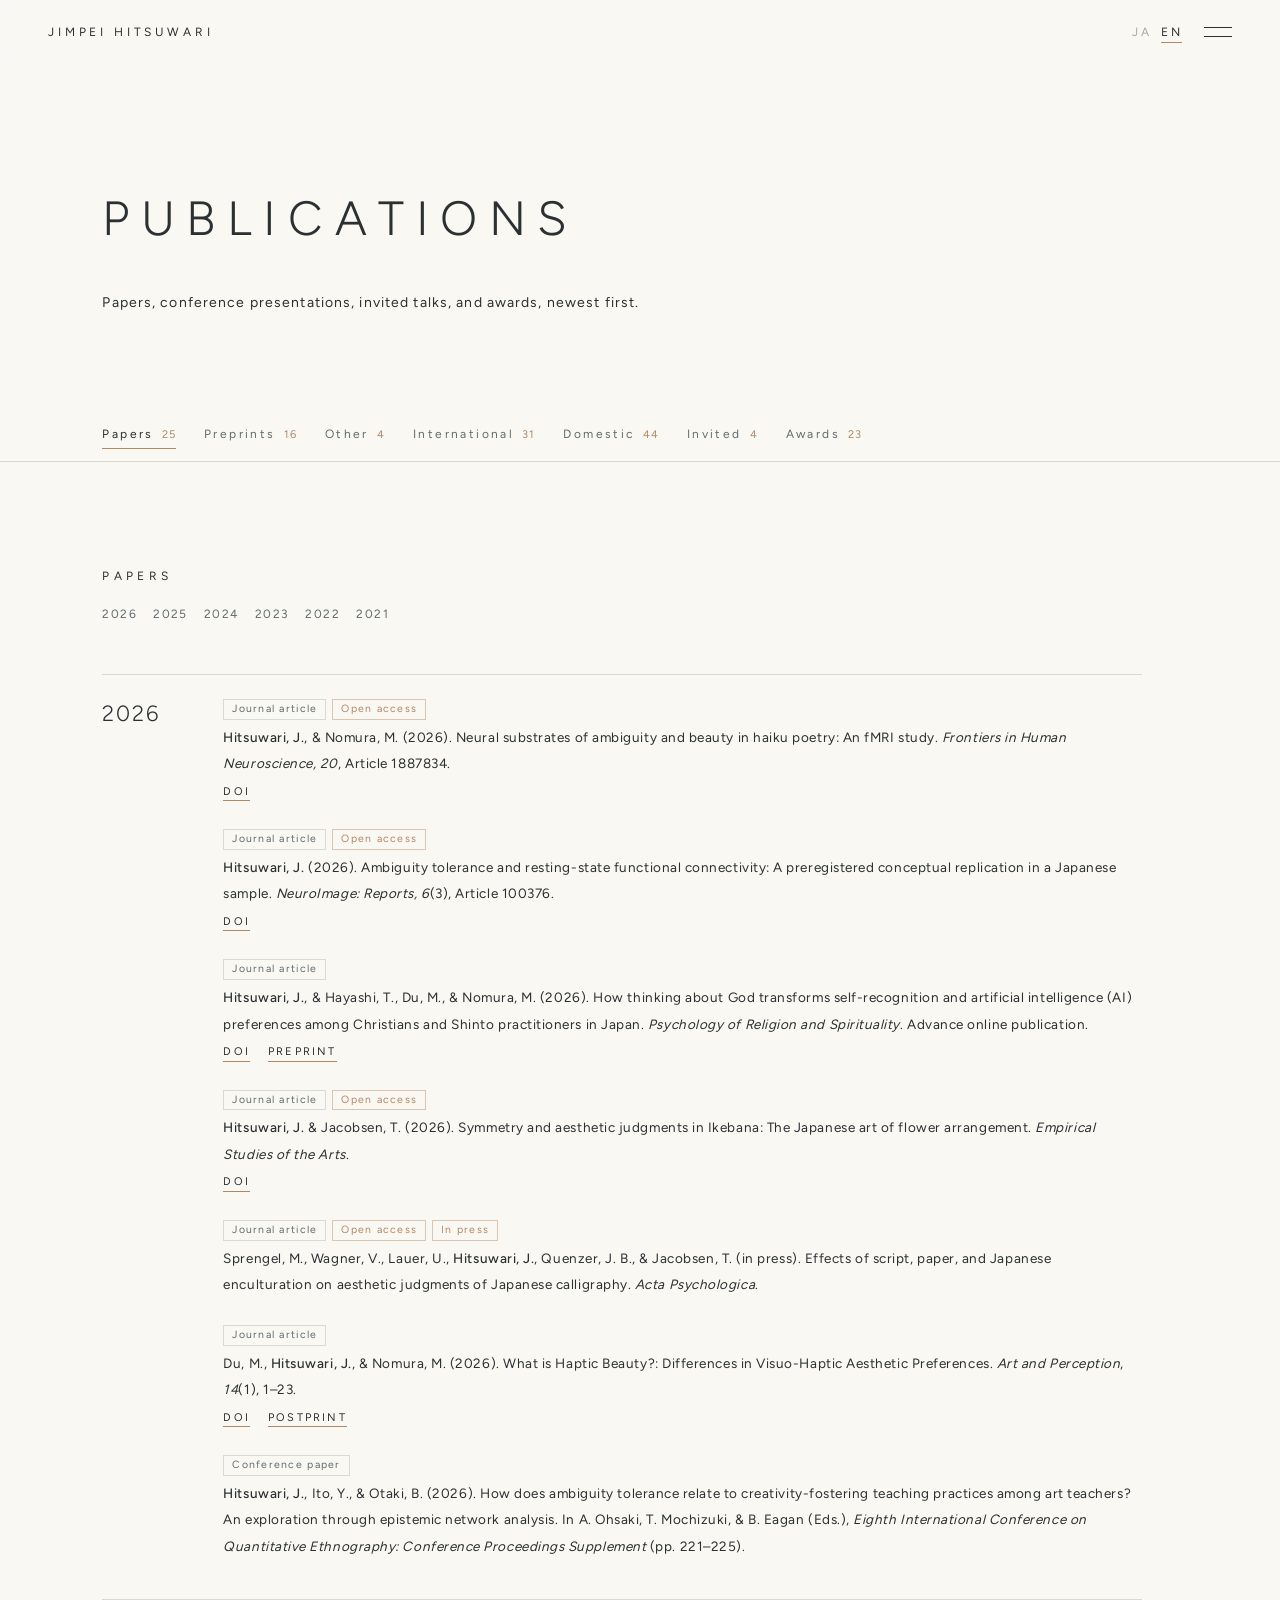
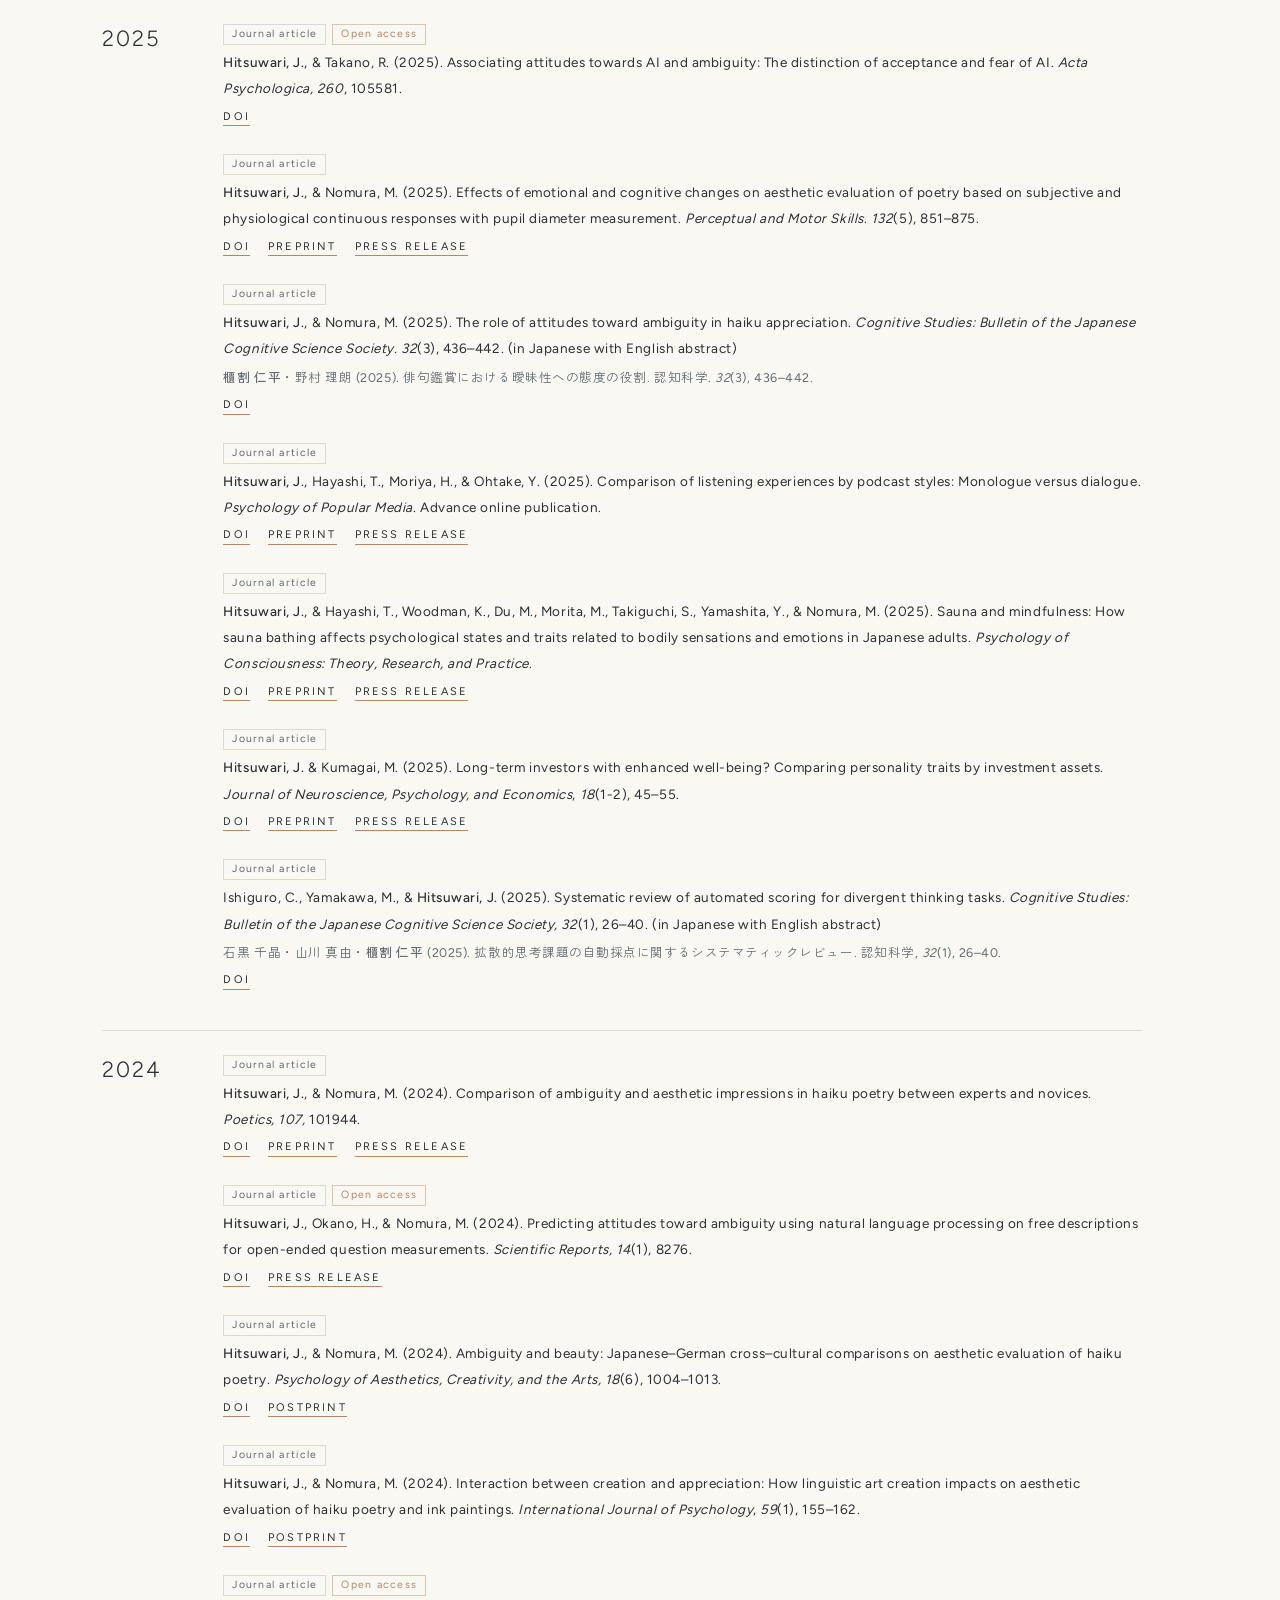
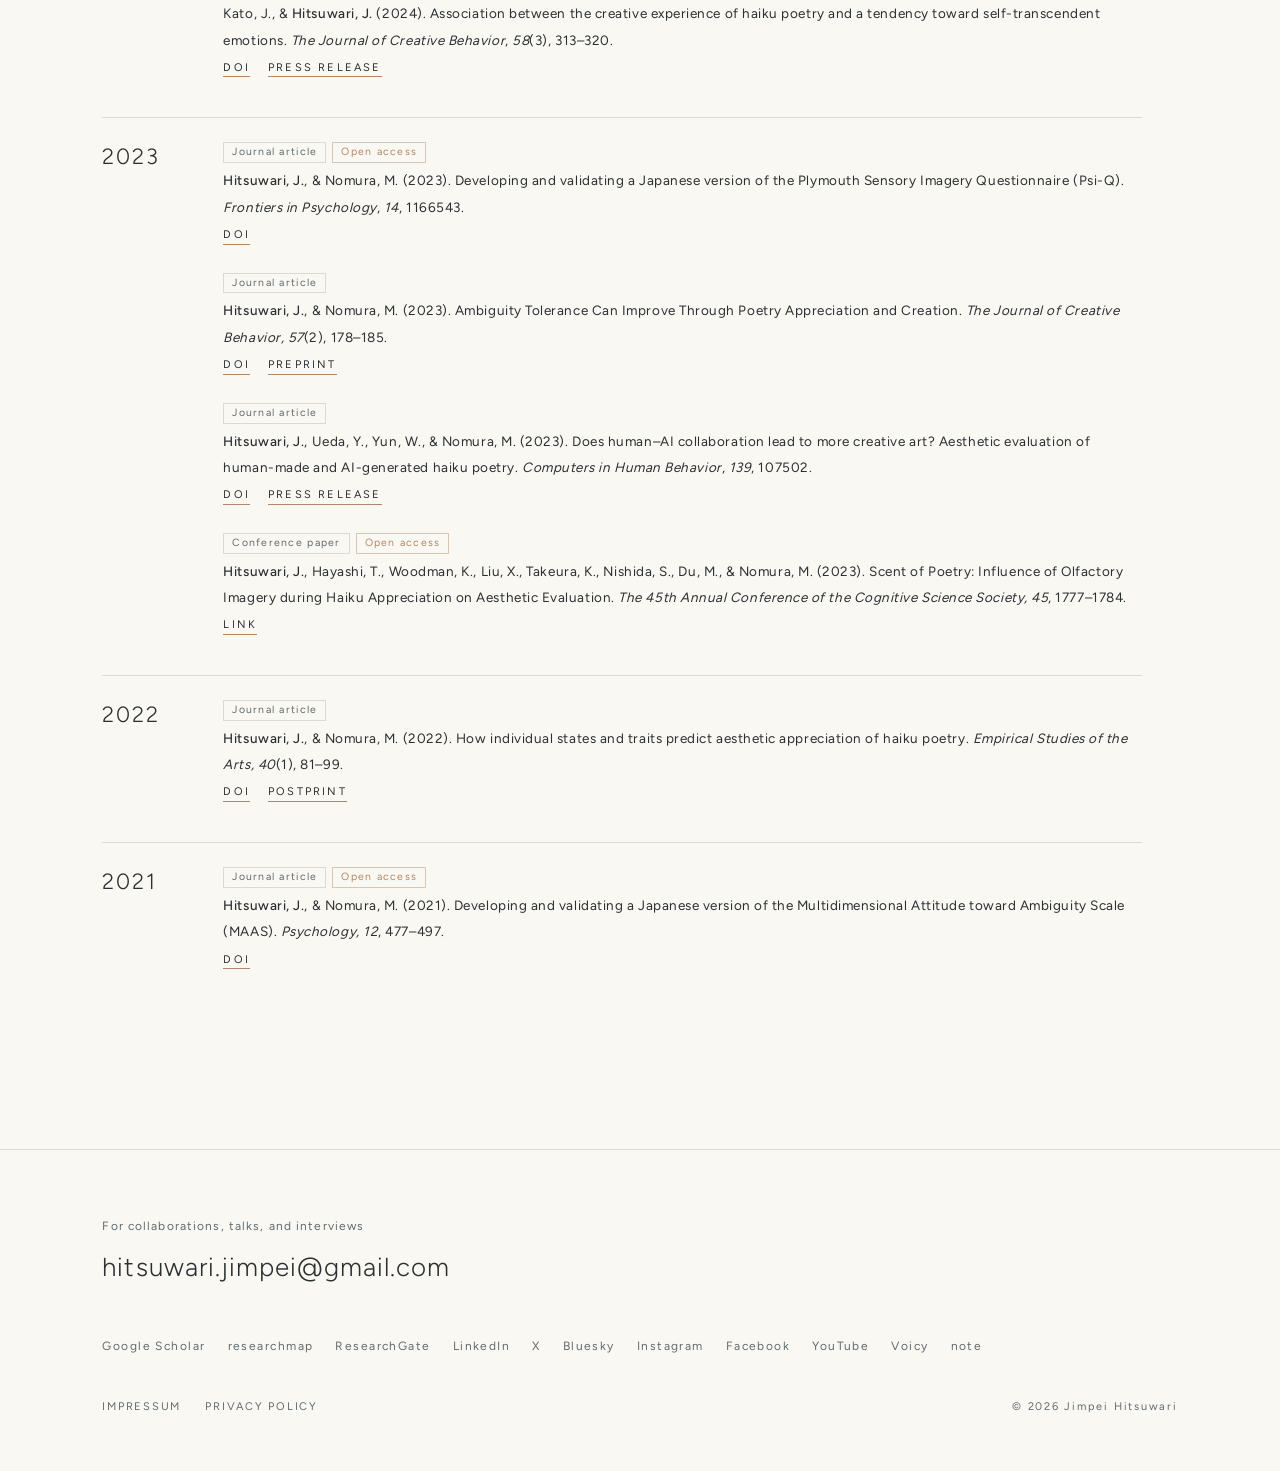
<file: research/index.html>
<!DOCTYPE html>
<html lang="ja">
<head>
<meta charset="UTF-8">
<meta name="viewport" content="width=device-width, initial-scale=1">
<!-- Old STUDIO URL (/research, still on the CV). Sends visitors to the publications page. -->
<title>研究業績 Publications | 櫃割 仁平 Jimpei Hitsuwari</title>
<meta name="robots" content="noindex">
<link rel="canonical" href="https://hitsuwari-jimpei.com/publication/">
<meta http-equiv="refresh" content="0; url=../publication/">
<script>location.replace('../publication/' + location.hash);</script>
<link rel="icon" href="../assets/favicon.svg" type="image/svg+xml">
</head>
<body>
<p lang="ja">研究業績のページは移動しました。<a href="../publication/">研究業績へ</a></p>
<p lang="en">This page has moved. <a href="../publication/">Go to Publications</a></p>
</body>
</html>
</file>
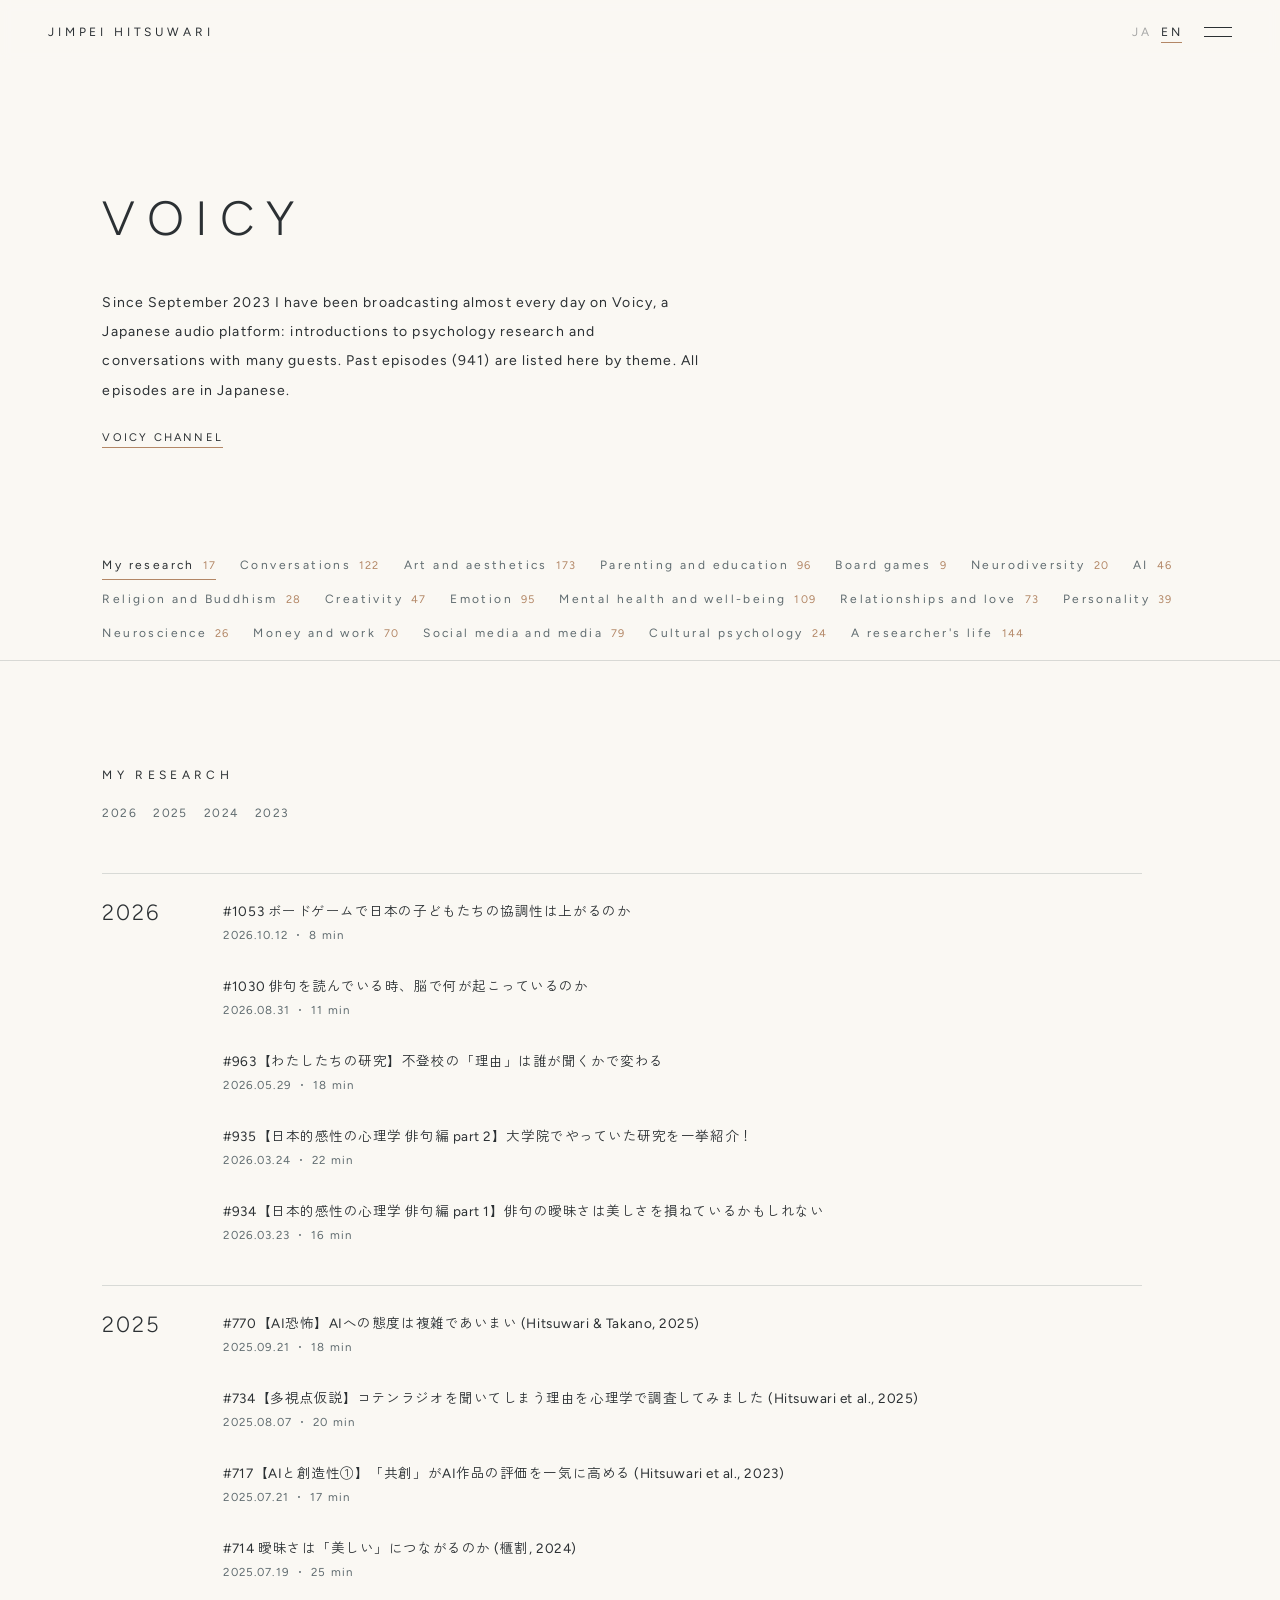
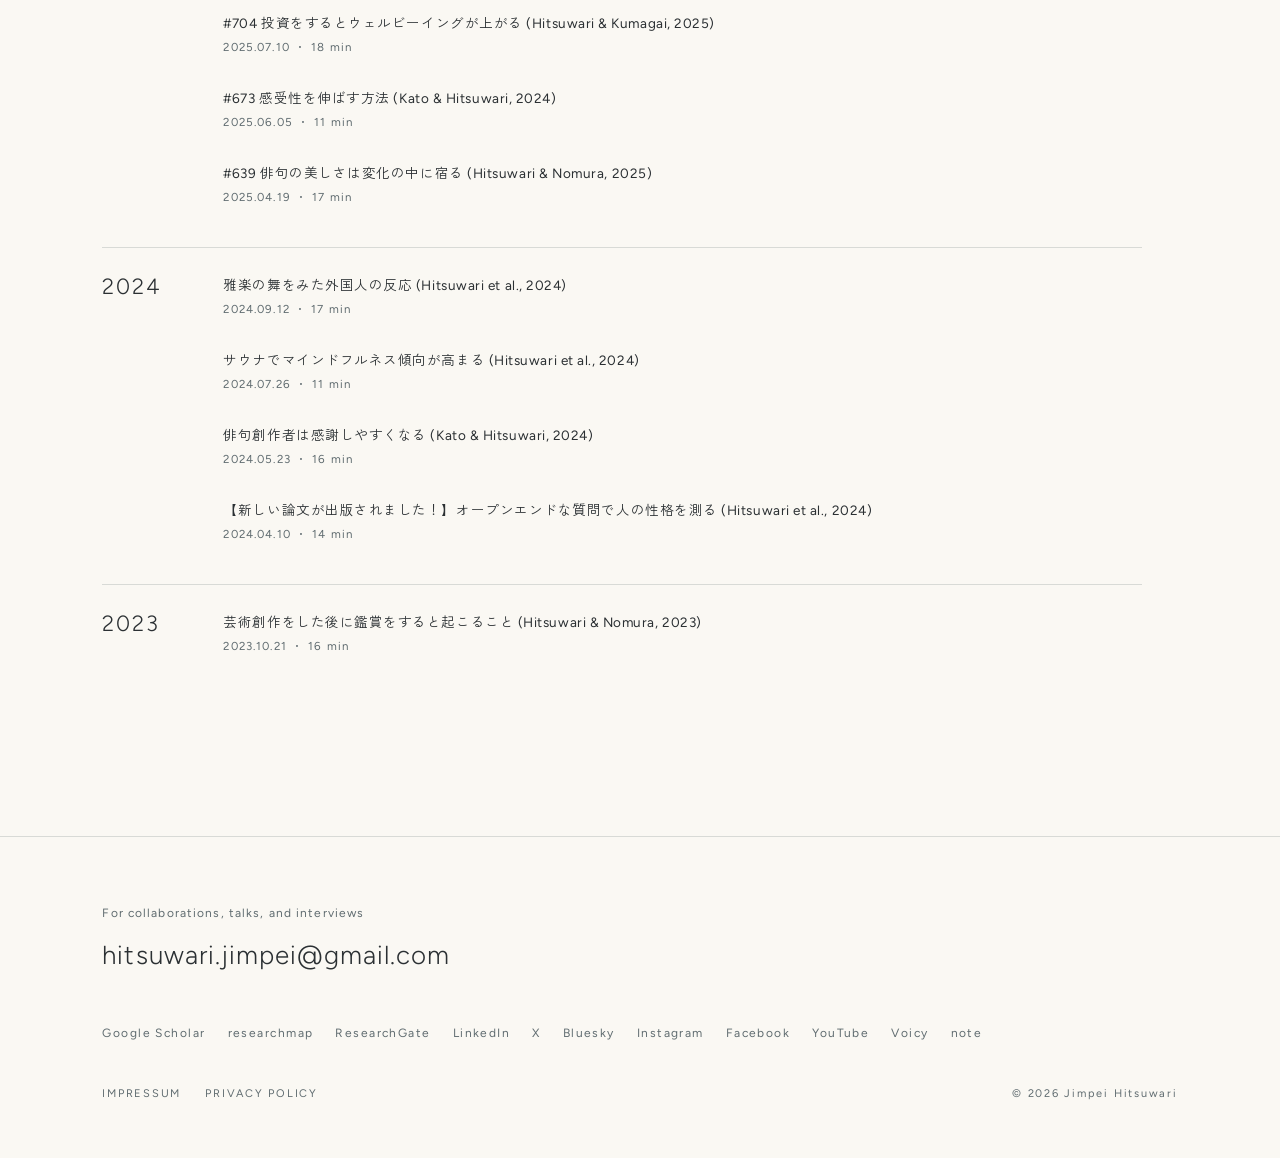
<file: voicy/index.html>
<!DOCTYPE html>
<html lang="ja" data-lang="ja" class="no-js">
<head>
<meta charset="UTF-8">
<meta name="viewport" content="width=device-width, initial-scale=1">
<title>Voicy 過去の放送 Voicy | 櫃割 仁平 Jimpei Hitsuwari</title>
<meta name="description" content="心理学者 櫃割仁平（Jimpei Hitsuwari）が Voicy で配信してきた放送を，対談，芸術・美学，子育て・教育などのテーマ別にまとめた一覧。">
<meta property="og:type" content="website">
<meta property="og:title" content="Voicy | Jimpei Hitsuwari">
<meta property="og:url" content="https://hitsuwari-jimpei.com/voicy/">
<meta property="og:site_name" content="櫃割 仁平 Jimpei Hitsuwari">
<meta property="og:image" content="https://hitsuwari-jimpei.com/images/ogp.png">
<meta property="og:image:width" content="1200">
<meta property="og:image:height" content="630">
<meta property="og:image:alt" content="櫃割 仁平 Jimpei Hitsuwari — 心理学者 Psychologist">
<meta name="twitter:card" content="summary_large_image">
<link rel="canonical" href="https://hitsuwari-jimpei.com/voicy/">
<script>
  (function () {
    var l = 'ja';
    try { l = localStorage.getItem('lang') || ((navigator.language || '').indexOf('ja') === 0 ? 'ja' : 'en'); } catch (e) {}
    document.documentElement.dataset.lang = l;
    document.documentElement.lang = l;
  })();
</script>
<link rel="stylesheet" href="../assets/css/fonts.css">
<link rel="icon" href="../assets/favicon.svg" type="image/svg+xml">
<link rel="stylesheet" href="../assets/css/style.css">
</head>
<body>
<a class="skip-link" href="#main"><span lang="ja">本文へ</span><span lang="en">Skip to content</span></a>

<header class="site-header">
  <a class="logo" href="../">JIMPEI HITSUWARI</a>
  <div class="header-right">
    <div class="lang-switch" role="group" aria-label="Language">
      <button type="button" data-set-lang="ja" aria-pressed="true">JA</button>
      <button type="button" data-set-lang="en" aria-pressed="false">EN</button>
    </div>
    <button type="button" class="menu-toggle" aria-controls="site-menu" aria-expanded="false">
      <span></span><span></span><span class="visually-hidden">Menu</span>
    </button>
  </div>
</header>

<nav id="site-menu" class="site-menu" aria-hidden="true" aria-label="Site menu">
  <ul>
    <li><a href="../"><span class="en">Top</span><span class="ja">トップ</span></a></li>
    <li><a href="../greeting/"><span class="en">Greeting</span><span class="ja">あいさつ</span></a></li>
    <li><a href="../profile/"><span class="en">Profile</span><span class="ja">プロフィール</span></a></li>
    <li><a href="../publication/"><span class="en">Publications</span><span class="ja">研究業績</span></a></li>
    <li><a href="../outreach/"><span class="en">Outreach</span><span class="ja">アウトリーチ</span></a></li>
    <li><a href="../media/"><span class="en">Media</span><span class="ja">メディア</span></a></li>
    <li><a href="./"><span class="en">Voicy</span><span class="ja">Voicy</span></a></li>
    <li><a href="../crowdfunding/"><span class="en">Crowdfunding</span><span class="ja">クラウドファンディング</span></a></li>
    <li><a href="../contact/"><span class="en">Contact</span><span class="ja">お問い合わせ</span></a></li>
  </ul>
</nav>

<main id="main">

  <header class="page-head">
    <h1 class="page-title">VOICY</h1>
    <p class="page-title-ja" lang="ja">Voicy 過去の放送</p>
    <p class="page-lead">
      <span lang="ja">音声配信の Voicy で，2023年9月からほぼ毎日，心理学の研究の紹介や，いろいろな方との対談をお届けしています。これまでの放送（<span class="voicy-total">941</span>回）をテーマ別にまとめました。タイトルを押すと Voicy で聞けます。</span>
      <span lang="en">Since September 2023 I have been broadcasting almost every day on Voicy, a Japanese audio platform: introductions to psychology research and conversations with many guests. Past episodes (<span class="voicy-total">941</span>) are listed here by theme. All episodes are in Japanese.</span>
    </p>
    <div class="entry-links voicy-channel"><a href="https://voicy.jp/channel/4088" target="_blank" rel="noopener">VOICY CHANNEL</a></div>
  </header>

<!-- VOICY:START (generated by scripts/build_voicy.py — do not edit by hand) -->
<nav class="pub-tabs is-wrap" aria-label="Themes"><ul><li><a href="#research"><span lang="ja">わたしの研究</span><span lang="en">My research</span><span class="count">17</span></a></li><li><a href="#talks"><span lang="ja">対談</span><span lang="en">Conversations</span><span class="count">122</span></a></li><li><a href="#art"><span lang="ja">芸術・美学</span><span lang="en">Art and aesthetics</span><span class="count">173</span></a></li><li><a href="#edu"><span lang="ja">子育て・教育</span><span lang="en">Parenting and education</span><span class="count">96</span></a></li><li><a href="#boardgame"><span lang="ja">ボードゲーム</span><span lang="en">Board games</span><span class="count">9</span></a></li><li><a href="#neuro"><span lang="ja">発達・特性</span><span lang="en">Neurodiversity</span><span class="count">20</span></a></li><li><a href="#ai"><span lang="ja">AI</span><span lang="en">AI</span><span class="count">46</span></a></li><li><a href="#religion"><span lang="ja">宗教・仏教</span><span lang="en">Religion and Buddhism</span><span class="count">28</span></a></li><li><a href="#creativity"><span lang="ja">創造性</span><span lang="en">Creativity</span><span class="count">47</span></a></li><li><a href="#emotion"><span lang="ja">感情</span><span lang="en">Emotion</span><span class="count">95</span></a></li><li><a href="#wellbeing"><span lang="ja">メンタルヘルス・ウェルビーイング</span><span lang="en">Mental health and well-being</span><span class="count">109</span></a></li><li><a href="#relations"><span lang="ja">人間関係・恋愛</span><span lang="en">Relationships and love</span><span class="count">73</span></a></li><li><a href="#personality"><span lang="ja">性格・パーソナリティ</span><span lang="en">Personality</span><span class="count">39</span></a></li><li><a href="#brain"><span lang="ja">脳科学</span><span lang="en">Neuroscience</span><span class="count">26</span></a></li><li><a href="#work"><span lang="ja">お金・仕事</span><span lang="en">Money and work</span><span class="count">70</span></a></li><li><a href="#media"><span lang="ja">SNS・メディア</span><span lang="en">Social media and media</span><span class="count">79</span></a></li><li><a href="#culture"><span lang="ja">文化心理学</span><span lang="en">Cultural psychology</span><span class="count">24</span></a></li><li><a href="#life"><span lang="ja">研究者のくらし</span><span lang="en">A researcher's life</span><span class="count">144</span></a></li></ul></nav>
<section class="pub-section" id="research" aria-labelledby="research-title"><div class="section-head"><h2 class="en" id="research-title">MY RESEARCH</h2><span class="ja" lang="ja">わたしの研究</span></div>
<nav class="year-index" aria-label="Years"><a href="#research-2026">2026</a> <a href="#research-2025">2025</a> <a href="#research-2024">2024</a> <a href="#research-2023">2023</a></nav>
<div class="filter-list" id="research-list">
<div class="year-group" id="research-2026"><h3 class="year">2026</h3><ol class="entries"><li class="entry"><p class="cite"><a href="https://voicy.jp/channel/4088/vy6ir4z2d9" target="_blank" rel="noopener">#1053 ボードゲームで日本の子どもたちの協調性は上がるのか</a></p><p class="when">2026.10.12 ・ <span lang="ja">8分</span><span lang="en">8 min</span></p></li><li class="entry"><p class="cite"><a href="https://voicy.jp/channel/4088/3r3iof1mn6" target="_blank" rel="noopener">#1030 俳句を読んでいる時、脳で何が起こっているのか</a></p><p class="when">2026.08.31 ・ <span lang="ja">11分</span><span lang="en">11 min</span></p></li><li class="entry"><p class="cite"><a href="https://voicy.jp/channel/4088/l4az4dt4ri" target="_blank" rel="noopener">#963【わたしたちの研究】不登校の「理由」は誰が聞くかで変わる</a></p><p class="when">2026.05.29 ・ <span lang="ja">18分</span><span lang="en">18 min</span></p></li><li class="entry"><p class="cite"><a href="https://voicy.jp/channel/4088/ho3hp7hlpy" target="_blank" rel="noopener">#935【日本的感性の心理学 俳句編 part 2】大学院でやっていた研究を一挙紹介！</a></p><p class="when">2026.03.24 ・ <span lang="ja">22分</span><span lang="en">22 min</span></p></li><li class="entry"><p class="cite"><a href="https://voicy.jp/channel/4088/54hv54jtsm" target="_blank" rel="noopener">#934【日本的感性の心理学 俳句編 part 1】俳句の曖昧さは美しさを損ねているかもしれない</a></p><p class="when">2026.03.23 ・ <span lang="ja">16分</span><span lang="en">16 min</span></p></li></ol></div>
<div class="year-group" id="research-2025"><h3 class="year">2025</h3><ol class="entries"><li class="entry"><p class="cite"><a href="https://voicy.jp/channel/4088/l5hb2nri4p" target="_blank" rel="noopener">#770【AI恐怖】AIへの態度は複雑であいまい (Hitsuwari &amp; Takano, 2025)</a></p><p class="when">2025.09.21 ・ <span lang="ja">18分</span><span lang="en">18 min</span></p></li><li class="entry"><p class="cite"><a href="https://voicy.jp/channel/4088/33jiz0mm6f" target="_blank" rel="noopener">#734【多視点仮説】コテンラジオを聞いてしまう理由を心理学で調査してみました (Hitsuwari et al., 2025)</a></p><p class="when">2025.08.07 ・ <span lang="ja">20分</span><span lang="en">20 min</span></p></li><li class="entry"><p class="cite"><a href="https://voicy.jp/channel/4088/hitk0kllo0" target="_blank" rel="noopener">#717【AIと創造性①】「共創」がAI作品の評価を一気に高める (Hitsuwari et al., 2023)</a></p><p class="when">2025.07.21 ・ <span lang="ja">17分</span><span lang="en">17 min</span></p></li><li class="entry"><p class="cite"><a href="https://voicy.jp/channel/4088/b65jtpm1b9" target="_blank" rel="noopener">#714 曖昧さは「美しい」につながるのか (櫃割, 2024)</a></p><p class="when">2025.07.19 ・ <span lang="ja">25分</span><span lang="en">25 min</span></p></li><li class="entry"><p class="cite"><a href="https://voicy.jp/channel/4088/k68zfc91a8" target="_blank" rel="noopener">#704 投資をするとウェルビーイングが上がる (Hitsuwari &amp; Kumagai, 2025)</a></p><p class="when">2025.07.10 ・ <span lang="ja">18分</span><span lang="en">18 min</span></p></li><li class="entry"><p class="cite"><a href="https://voicy.jp/channel/4088/et34fn620v" target="_blank" rel="noopener">#673 感受性を伸ばす方法 (Kato &amp; Hitsuwari, 2024)</a></p><p class="when">2025.06.05 ・ <span lang="ja">11分</span><span lang="en">11 min</span></p></li><li class="entry"><p class="cite"><a href="https://voicy.jp/channel/4088/82bnaurswo" target="_blank" rel="noopener">#639 俳句の美しさは変化の中に宿る (Hitsuwari &amp; Nomura, 2025)</a></p><p class="when">2025.04.19 ・ <span lang="ja">17分</span><span lang="en">17 min</span></p></li></ol></div>
<div class="year-group" id="research-2024"><h3 class="year">2024</h3><ol class="entries"><li class="entry"><p class="cite"><a href="https://voicy.jp/channel/4088/37nbzk4nqe" target="_blank" rel="noopener">雅楽の舞をみた外国人の反応 (Hitsuwari et al., 2024)</a></p><p class="when">2024.09.12 ・ <span lang="ja">17分</span><span lang="en">17 min</span></p></li><li class="entry"><p class="cite"><a href="https://voicy.jp/channel/4088/izlg822b02" target="_blank" rel="noopener">サウナでマインドフルネス傾向が高まる (Hitsuwari et al., 2024)</a></p><p class="when">2024.07.26 ・ <span lang="ja">11分</span><span lang="en">11 min</span></p></li><li class="entry"><p class="cite"><a href="https://voicy.jp/channel/4088/c7my226vg5" target="_blank" rel="noopener">俳句創作者は感謝しやすくなる (Kato &amp; Hitsuwari, 2024)</a></p><p class="when">2024.05.23 ・ <span lang="ja">16分</span><span lang="en">16 min</span></p></li><li class="entry"><p class="cite"><a href="https://voicy.jp/channel/4088/0fyep839kg" target="_blank" rel="noopener">【新しい論文が出版されました！】オープンエンドな質問で人の性格を測る (Hitsuwari et al., 2024)</a></p><p class="when">2024.04.10 ・ <span lang="ja">14分</span><span lang="en">14 min</span></p></li></ol></div>
<div class="year-group" id="research-2023"><h3 class="year">2023</h3><ol class="entries"><li class="entry"><p class="cite"><a href="https://voicy.jp/channel/4088/fam8ptri7e" target="_blank" rel="noopener">芸術創作をした後に鑑賞をすると起こること (Hitsuwari &amp; Nomura, 2023)</a></p><p class="when">2023.10.21 ・ <span lang="ja">16分</span><span lang="en">16 min</span></p></li></ol></div>
</div>
</section>
<section class="pub-section" id="talks" aria-labelledby="talks-title"><div class="section-head"><h2 class="en" id="talks-title">CONVERSATIONS</h2><span class="ja" lang="ja">対談</span></div>
<div class="filter-bar" data-filter-group="talks-list" role="group" aria-label="Filter" hidden><button type="button" id="talks-all" data-filter="all" aria-pressed="true"><span lang="ja">すべて</span><span lang="en">All</span></button><button type="button" id="talks-psych" data-filter="talks-psych" aria-pressed="false"><span lang="ja">心理学対談</span><span lang="en">Psychologists</span><span class="count">36</span></button><button type="button" id="talks-voicy" data-filter="talks-voicy" aria-pressed="false"><span lang="ja">Voicy パーソナリティ</span><span lang="en">Voicy personalities</span><span class="count">34</span></button><button type="button" id="talks-other" data-filter="talks-other" aria-pressed="false"><span lang="ja">その他の対談</span><span lang="en">Other guests</span><span class="count">52</span></button></div>
<nav class="year-index" aria-label="Years"><a href="#talks-2026">2026</a> <a href="#talks-2025">2025</a> <a href="#talks-2024">2024</a> <a href="#talks-2023">2023</a></nav>
<div class="filter-list" id="talks-list">
<div class="year-group" id="talks-2026"><h3 class="year">2026</h3><ol class="entries"><li class="entry" data-cat="talks-other"><p class="cite"><a href="https://voicy.jp/channel/4088/6cz3lt42sw" target="_blank" rel="noopener">#1046【碓氷早矢手さんと対談】碓氷さんのお仕事、いや推し事を深掘り</a></p><p class="when">2026.09.27 ・ <span lang="ja">32分</span><span lang="en">32 min</span></p></li><li class="entry" data-cat="talks-voicy"><p class="cite"><a href="https://voicy.jp/channel/4088/peieawfx7h" target="_blank" rel="noopener">#1040【伊藤東凌さんと対談】研究者の仕事はどうなっていくのか？熱狂と危機感の共存</a></p><p class="when">2026.09.15 ・ <span lang="ja">31分</span><span lang="en">31 min</span></p></li><li class="entry" data-cat="talks-voicy"><p class="cite"><a href="https://voicy.jp/channel/4088/uhkveumgrw" target="_blank" rel="noopener">#1037【武田正文さんと対談】AIが得意なことばかり伸ばしてきた…それでも「洞察力」で道を切り拓いていける？</a></p><p class="when">2026.09.10 ・ <span lang="ja">32分</span><span lang="en">32 min</span></p></li><li class="entry" data-cat="talks-voicy"><p class="cite"><a href="https://voicy.jp/channel/4088/385xcn8ghz" target="_blank" rel="noopener">#1036【田中慶子さんと対談】一流と二流の違いとか人徳とか</a></p><p class="when">2026.09.09 ・ <span lang="ja">33分</span><span lang="en">33 min</span></p></li><li class="entry" data-cat="talks-voicy"><p class="cite"><a href="https://voicy.jp/channel/4088/h90gqkuwwn" target="_blank" rel="noopener">#1033【渡辺道治さんと対談】新しい挑戦が始まりました！</a></p><p class="when">2026.09.03 ・ <span lang="ja">56分</span><span lang="en">56 min</span></p></li><li class="entry" data-cat="talks-psych"><p class="cite"><a href="https://voicy.jp/channel/4088/oigufnbfnv" target="_blank" rel="noopener">#1024【心理学対談#35 今田大貴さん】イギリスの大学で研究室を開いて今考えていること</a></p><p class="when">2026.08.19 ・ <span lang="ja">45分</span><span lang="en">45 min</span></p></li><li class="entry" data-cat="talks-psych"><p class="cite"><a href="https://voicy.jp/channel/4088/ch0rdkrej8" target="_blank" rel="noopener">#1022【心理学対談#34 石田海さん】音楽を聴いている時に脳で何が起こっているのか？</a></p><p class="when">2026.08.17 ・ <span lang="ja">61分</span><span lang="en">61 min</span></p></li><li class="entry" data-cat="talks-psych"><p class="cite"><a href="https://voicy.jp/channel/4088/huh0y9loyo" target="_blank" rel="noopener">#1020【心理学対談#33 三國珠杏さん】美術館が嫌いなのにアートの研究者に！博物館疲労について徹底深掘り</a></p><p class="when">2026.08.14 ・ <span lang="ja">66分</span><span lang="en">66 min</span></p></li><li class="entry" data-cat="talks-psych"><p class="cite"><a href="https://voicy.jp/channel/4088/0tidlucck3" target="_blank" rel="noopener">#1013【心理学対談#32 宮元あいさん】モチベーションと成果はどちらが先？誰かに説明しようとすることで学習が定着する「説明学習」の心理学</a></p><p class="when">2026.08.07 ・ <span lang="ja">45分</span><span lang="en">45 min</span></p></li><li class="entry" data-cat="talks-other"><p class="cite"><a href="https://voicy.jp/channel/4088/2zf0jsa4bz" target="_blank" rel="noopener">#1012【秤谷隼世さんと対談】患者が1人しかいない難病の薬を開発できるか？研究と社会を繋いで世界を変えていく創薬研究者のお話を聞いてみた</a></p><p class="when">2026.08.06 ・ <span lang="ja">64分</span><span lang="en">64 min</span></p></li><li class="entry" data-cat="talks-voicy"><p class="cite"><a href="https://voicy.jp/channel/4088/1fxagpy11r" target="_blank" rel="noopener">#1004【高山ゆかりさん、ヒデアキさんコラボ (中編)】日本の美しい言葉、季語</a></p><p class="when">2026.07.28 ・ <span lang="ja">22分</span><span lang="en">22 min</span></p></li><li class="entry" data-cat="talks-psych"><p class="cite"><a href="https://voicy.jp/channel/4088/na3v052b3z" target="_blank" rel="noopener">#998【心理学対談#31 藤崎健二さん】恋する脳に何が起きているのか、そして時間とともにどう変わるのか</a></p><p class="when">2026.07.14 ・ <span lang="ja">52分</span><span lang="en">52 min</span></p></li><li class="entry" data-cat="talks-other"><p class="cite"><a href="https://voicy.jp/channel/4088/xgrft1v8e4" target="_blank" rel="noopener">#990【山口葵さんと対談 (前半)】共感覚って何？ネガティブな側面についても</a></p><p class="when">2026.07.03 ・ <span lang="ja">29分</span><span lang="en">29 min</span></p></li><li class="entry" data-cat="talks-voicy"><p class="cite"><a href="https://voicy.jp/channel/4088/t4jgt8fz4m" target="_blank" rel="noopener">#987【二川先生と対談 (後半)】いろいろ聞きたいけど、やっぱり習慣の話？</a></p><p class="when">2026.06.30 ・ <span lang="ja">34分</span><span lang="en">34 min</span></p></li><li class="entry" data-cat="talks-psych"><p class="cite"><a href="https://voicy.jp/channel/4088/a9moc7fnqy" target="_blank" rel="noopener">#984【心理学対談#30 上田皐介さん】人は意外と自分のことを分かっていない―自己呈示と性格変化の研究</a></p><p class="when">2026.06.25 ・ <span lang="ja">61分</span><span lang="en">61 min</span></p></li><li class="entry" data-cat="talks-voicy"><p class="cite"><a href="https://voicy.jp/channel/4088/nm37vbijy3" target="_blank" rel="noopener">#983【伊藤東凌さんとベルリンで対談】ファッションで一皮むけたいです！</a></p><p class="when">2026.06.23 ・ <span lang="ja">23分</span><span lang="en">23 min</span></p></li><li class="entry" data-cat="talks-voicy"><p class="cite"><a href="https://voicy.jp/channel/4088/h8ab19jr24" target="_blank" rel="noopener">#971【高山ゆかりさんと対談】短夜、明易、日本の美しいことばたち</a></p><p class="when">2026.06.08 ・ <span lang="ja">36分</span><span lang="en">36 min</span></p></li><li class="entry" data-cat="talks-other"><p class="cite"><a href="https://voicy.jp/channel/4088/g6nt86uw1l" target="_blank" rel="noopener">#970【両足院 上川路さんと対談】終活のことをいろいろ聞いてみる</a></p><p class="when">2026.06.06 ・ <span lang="ja">34分</span><span lang="en">34 min</span></p></li><li class="entry" data-cat="talks-other"><p class="cite"><a href="https://voicy.jp/channel/4088/ykf8x3k0uj" target="_blank" rel="noopener">#961【MIMIGURI 西村歩さんと対談】30代に突入した研究者のキャリアむずいよ問題</a></p><p class="when">2026.05.27 ・ <span lang="ja">62分</span><span lang="en">62 min</span></p></li><li class="entry" data-cat="talks-voicy"><p class="cite"><a href="https://voicy.jp/channel/4088/ljep1frg60" target="_blank" rel="noopener">#940【とうや先生と対談】特別支援教育で曖昧さをどう扱うか</a></p><p class="when">2026.04.02 ・ <span lang="ja">33分</span><span lang="en">33 min</span></p></li><li class="entry" data-cat="talks-voicy"><p class="cite"><a href="https://voicy.jp/channel/4088/i9nd70osv2" target="_blank" rel="noopener">#933【田中慶子さんと対談】日本文化を世界に伝えたい！英語の話も聞いちゃいました！</a></p><p class="when">2026.03.22 ・ <span lang="ja">39分</span><span lang="en">39 min</span></p></li><li class="entry" data-cat="talks-voicy"><p class="cite"><a href="https://voicy.jp/channel/4088/omfnchlg5j" target="_blank" rel="noopener">#924【高橋晋平さんと対談】ニッチとベタ：大きな仕事は狙わない方がいい？</a></p><p class="when">2026.02.28 ・ <span lang="ja">54分</span><span lang="en">54 min</span></p></li><li class="entry" data-cat="talks-other"><p class="cite"><a href="https://voicy.jp/channel/4088/9nvkm8phre" target="_blank" rel="noopener">#917【寺島響水さん・国場要さんと鼎談】書道、合気道に通ずる器、身体、イメージとは？</a></p><p class="when">2026.02.17 ・ <span lang="ja">67分</span><span lang="en">67 min</span></p></li><li class="entry" data-cat="talks-other"><p class="cite"><a href="https://voicy.jp/channel/4088/3exei4fm4u" target="_blank" rel="noopener">#916【古代染色研究所 高松秀徒さんと対談】日本の伝統色はなぜ美しいのか？一緒に心理学研究するための作戦会議！</a></p><p class="when">2026.02.16 ・ <span lang="ja">72分</span><span lang="en">72 min</span></p></li><li class="entry" data-cat="talks-voicy"><p class="cite"><a href="https://voicy.jp/channel/4088/0ydks6g4dc" target="_blank" rel="noopener">#914【税所篤快さんと対談】シュタイナー教育や自然保育を語り尽くす</a></p><p class="when">2026.02.12 ・ <span lang="ja">57分</span><span lang="en">57 min</span></p></li><li class="entry" data-cat="talks-psych"><p class="cite"><a href="https://voicy.jp/channel/4088/pwvb02in2d" target="_blank" rel="noopener">#912【心理学対談#29 小池光さん】内受容感覚を語り尽くす（＋うらみの研究）</a></p><p class="when">2026.02.10 ・ <span lang="ja">67分</span><span lang="en">67 min</span></p></li><li class="entry" data-cat="talks-psych"><p class="cite"><a href="https://voicy.jp/channel/4088/bqievxxhq2" target="_blank" rel="noopener">#909【心理学対談#28 長峯聖人さん】「切ない」という感情について語り尽くす</a></p><p class="when">2026.02.06 ・ <span lang="ja">76分</span><span lang="en">76 min</span></p></li><li class="entry" data-cat="talks-other"><p class="cite"><a href="https://voicy.jp/channel/4088/ghwanfe8op" target="_blank" rel="noopener">#889【三橋聡子さんと対談】書道は人のこころに何をもたらすのか？</a></p><p class="when">2026.01.18 ・ <span lang="ja">35分</span><span lang="en">35 min</span></p></li><li class="entry" data-cat="talks-other"><p class="cite"><a href="https://voicy.jp/channel/4088/4yntnug55g" target="_blank" rel="noopener">#885【菅野こころさんと対談】桜の美しさを科学したい</a></p><p class="when">2026.01.14 ・ <span lang="ja">34分</span><span lang="en">34 min</span></p></li><li class="entry" data-cat="talks-other"><p class="cite"><a href="https://voicy.jp/channel/4088/o1v9023oyu" target="_blank" rel="noopener">#883【邦元さんと対談（前半）】僧侶に相談できるサービスhasunohaって何ですか？</a></p><p class="when">2026.01.12 ・ <span lang="ja">31分</span><span lang="en">31 min</span></p></li><li class="entry" data-cat="talks-voicy"><p class="cite"><a href="https://voicy.jp/channel/4088/ooawddg2fe" target="_blank" rel="noopener">#879【とうや先生と対談】ヘルプシーキングスキルって？</a></p><p class="when">2026.01.08 ・ <span lang="ja">37分</span><span lang="en">37 min</span></p></li><li class="entry" data-cat="talks-other"><p class="cite"><a href="https://voicy.jp/channel/4088/h3h54xn3z2" target="_blank" rel="noopener">#874【Coda School 木佐貫拓眞さんと対談】小中高生が研究ってできるの？</a></p><p class="when">2026.01.03 ・ <span lang="ja">40分</span><span lang="en">40 min</span></p></li></ol></div>
<div class="year-group" id="talks-2025"><h3 class="year">2025</h3><ol class="entries"><li class="entry" data-cat="talks-other"><p class="cite"><a href="https://voicy.jp/channel/4088/269ox5zmvd" target="_blank" rel="noopener">#863【松尾明子さん・大滝文一さんと鼎談】それぞれの人のせいじゃない：若者のエージェンシー（≒主体性）と民主主義の土壌を考える</a></p><p class="when">2025.12.21 ・ <span lang="ja">74分</span><span lang="en">74 min</span></p></li><li class="entry" data-cat="talks-psych"><p class="cite"><a href="https://voicy.jp/channel/4088/5bzqfyryux" target="_blank" rel="noopener">#862【心理学対談#27 保子英之さん】絵画を見る時に感じる複雑な感情を紐解く</a></p><p class="when">2025.12.20 ・ <span lang="ja">63分</span><span lang="en">63 min</span></p></li><li class="entry" data-cat="talks-other"><p class="cite"><a href="https://voicy.jp/channel/4088/aktzihvmon" target="_blank" rel="noopener">#848【小松正史さんと対談 (後半)】耳を澄ませば世界が変わる</a></p><p class="when">2025.12.06 ・ <span lang="ja">38分</span><span lang="en">38 min</span></p></li><li class="entry" data-cat="talks-other"><p class="cite"><a href="https://voicy.jp/channel/4088/4gsix1ye2y" target="_blank" rel="noopener">#833【小谷瑞季さんと対談】教育界の希望の光「ミツカルセンセイ」って？</a></p><p class="when">2025.11.22 ・ <span lang="ja">37分</span><span lang="en">37 min</span></p></li><li class="entry" data-cat="talks-voicy"><p class="cite"><a href="https://voicy.jp/channel/4088/luc8v543jx" target="_blank" rel="noopener">#826【ヒデアキさんと対談】信仰するというのはどういうことか？</a></p><p class="when">2025.11.15 ・ <span lang="ja">33分</span><span lang="en">33 min</span></p></li><li class="entry" data-cat="talks-voicy"><p class="cite"><a href="https://voicy.jp/channel/4088/lwm39yicsm" target="_blank" rel="noopener">#824【宮野公樹さんと対談】打算、承認欲求、普遍とブーム、他</a></p><p class="when">2025.11.13 ・ <span lang="ja">60分</span><span lang="en">60 min</span></p></li><li class="entry" data-cat="talks-other"><p class="cite"><a href="https://voicy.jp/channel/4088/dkt9jo14st" target="_blank" rel="noopener">#813【天文学者 島袋隼士さんと対談】宇宙の大きさと自分のちっぽけさを知る</a></p><p class="when">2025.11.02 ・ <span lang="ja">65分</span><span lang="en">65 min</span></p></li><li class="entry" data-cat="talks-psych"><p class="cite"><a href="https://voicy.jp/channel/4088/ytndsapv7a" target="_blank" rel="noopener">#810【心理学対談#26 大滝文一さん】AIよりも人間に分がある対話、学びの形とは？</a></p><p class="when">2025.10.30 ・ <span lang="ja">57分</span><span lang="en">57 min</span></p></li><li class="entry" data-cat="talks-other"><p class="cite"><a href="https://voicy.jp/channel/4088/inzsz17l38" target="_blank" rel="noopener">#796【山本祐太朗さんと対談】なぜ日本人がマラリアワクチンの開発に挑むのか？</a></p><p class="when">2025.10.18 ・ <span lang="ja">63分</span><span lang="en">63 min</span></p></li><li class="entry" data-cat="talks-psych"><p class="cite"><a href="https://voicy.jp/channel/4088/p333xxpow8" target="_blank" rel="noopener">#784【心理学対談#25 山本輝太郎さん】なぜ人は疑似科学を信じてしまうのか、どうすれば科学リテラシーは向上できるか</a></p><p class="when">2025.10.07 ・ <span lang="ja">59分</span><span lang="en">59 min</span></p></li><li class="entry" data-cat="talks-psych"><p class="cite"><a href="https://voicy.jp/channel/4088/b4n0p2nhyd" target="_blank" rel="noopener">#774【心理学対談#24 大谷康太さん】子どもの内なる声「内言」はどのように発達するのか？</a></p><p class="when">2025.09.24 ・ <span lang="ja">60分</span><span lang="en">60 min</span></p></li><li class="entry" data-cat="talks-other"><p class="cite"><a href="https://voicy.jp/channel/4088/r2d77etp8h" target="_blank" rel="noopener">#765【研究者レンさん from サイエントーク と対談】科学系ポッドキャストの心得</a></p><p class="when">2025.09.08 ・ <span lang="ja">35分</span><span lang="en">35 min</span></p></li><li class="entry" data-cat="talks-other"><p class="cite"><a href="https://voicy.jp/channel/4088/941ikm2vr0" target="_blank" rel="noopener">#748【近藤弥生子さんと対談 (後編)】「台湾感性」とは？台湾で再発見された美意識について語り尽くす！</a></p><p class="when">2025.08.19 ・ <span lang="ja">35分</span><span lang="en">35 min</span></p></li><li class="entry" data-cat="talks-psych"><p class="cite"><a href="https://voicy.jp/channel/4088/gszcp4lykp" target="_blank" rel="noopener">#728【心理学対談#23 白井真理子さん、長峯聖人さん】感情心理学のトップランナーおふたりと「悲しみ」と「はかなさ」について語り尽くす</a></p><p class="when">2025.08.01 ・ <span lang="ja">64分</span><span lang="en">64 min</span></p></li><li class="entry" data-cat="talks-psych"><p class="cite"><a href="https://voicy.jp/channel/4088/i21lab8xfs" target="_blank" rel="noopener">#727【心理学対談#22 辻百合香さん】音から読み解く自閉スペクトラム (ASD) の世界：基礎研究と臨床現場をつなぐ心理学者</a></p><p class="when">2025.07.31 ・ <span lang="ja">61分</span><span lang="en">61 min</span></p></li><li class="entry" data-cat="talks-psych"><p class="cite"><a href="https://voicy.jp/channel/4088/9z6vcsfvrt" target="_blank" rel="noopener">#725【心理学対談#21 本田真大さん】教育場面での「興味」を科学する</a></p><p class="when">2025.07.29 ・ <span lang="ja">62分</span><span lang="en">62 min</span></p></li><li class="entry" data-cat="talks-other"><p class="cite"><a href="https://voicy.jp/channel/4088/kkoaxjfj8c" target="_blank" rel="noopener">#721【ヒマラボ森田泰暢さんと対談】AI時代、最高の趣味「研究」</a></p><p class="when">2025.07.25 ・ <span lang="ja">80分</span><span lang="en">80 min</span></p></li><li class="entry" data-cat="talks-voicy"><p class="cite"><a href="https://voicy.jp/channel/4088/uffu5fj4s0" target="_blank" rel="noopener">#713【安斎勇樹さんと対談 (後編)】じんぺーの研究にお金を出してくれるのは誰？</a></p><p class="when">2025.07.18 ・ <span lang="ja">29分</span><span lang="en">29 min</span></p></li><li class="entry" data-cat="talks-other"><p class="cite"><a href="https://voicy.jp/channel/4088/u362gajaza" target="_blank" rel="noopener">#712【ドクターりんさんと対談 (前編)】正確で伝わる科学の発信をするには？</a></p><p class="when">2025.07.17 ・ <span lang="ja">32分</span><span lang="en">32 min</span></p></li><li class="entry" data-cat="talks-other"><p class="cite"><a href="https://voicy.jp/channel/4088/3b9b3fllxe" target="_blank" rel="noopener">#705【森川の兄貴と対談 (後編)】ぼくも大きな仕事したいんです！</a></p><p class="when">2025.07.11 ・ <span lang="ja">51分</span><span lang="en">51 min</span></p></li><li class="entry" data-cat="talks-other"><p class="cite"><a href="https://voicy.jp/channel/4088/8a0zomrrxh" target="_blank" rel="noopener">#672【数学者すいさんと対談】こんなにも違う数学者と心理学者</a></p><p class="when">2025.06.04 ・ <span lang="ja">32分</span><span lang="en">32 min</span></p></li><li class="entry" data-cat="talks-voicy"><p class="cite"><a href="https://voicy.jp/channel/4088/qt8kip9xjw" target="_blank" rel="noopener">#664【高山ゆかりさんと対談 (後半)】Voicyの好きなところを語り合う</a></p><p class="when">2025.05.20 ・ <span lang="ja">33分</span><span lang="en">33 min</span></p></li><li class="entry" data-cat="talks-voicy"><p class="cite"><a href="https://voicy.jp/channel/4088/ae8y0z5jec" target="_blank" rel="noopener">#661【渡辺道治さんと対談】講演家、研究者としての唯一無二性とは？</a></p><p class="when">2025.05.16 ・ <span lang="ja">30分</span><span lang="en">30 min</span></p></li><li class="entry" data-cat="talks-psych"><p class="cite"><a href="https://voicy.jp/channel/4088/qec3h4f5z9" target="_blank" rel="noopener">#659【心理学対談#20 平岡大樹さん】心理学研究の視点からみる母子関係、虐待、産後うつ</a></p><p class="when">2025.05.15 ・ <span lang="ja">74分</span><span lang="en">74 min</span></p></li><li class="entry" data-cat="talks-voicy"><p class="cite"><a href="https://voicy.jp/channel/4088/9ddzocmqnb" target="_blank" rel="noopener">#652【田中慶子さんと対談後半】5/10発売の新著について超深掘り</a></p><p class="when">2025.05.06 ・ <span lang="ja">39分</span><span lang="en">39 min</span></p></li><li class="entry" data-cat="talks-other"><p class="cite"><a href="https://voicy.jp/channel/4088/ctvqvqcbn0" target="_blank" rel="noopener">#648【坂田聖一郎さんと対談】教員の疲弊問題に一石を投じる教員版タイミーとは？</a></p><p class="when">2025.05.02 ・ <span lang="ja">27分</span><span lang="en">27 min</span></p></li><li class="entry" data-cat="talks-voicy"><p class="cite"><a href="https://voicy.jp/channel/4088/emne1k4htb" target="_blank" rel="noopener">#647【岡澤隆佑さんと対談】禅とサウナとウェルビーイング</a></p><p class="when">2025.05.01 ・ <span lang="ja">64分</span><span lang="en">64 min</span></p></li><li class="entry" data-cat="talks-other"><p class="cite"><a href="https://voicy.jp/channel/4088/sjx0z4xxh6" target="_blank" rel="noopener">#623【国場さんと対談】美しさについて本気出して考えてみた</a></p><p class="when">2025.03.30 ・ <span lang="ja">65分</span><span lang="en">65 min</span></p></li><li class="entry" data-cat="talks-other"><p class="cite"><a href="https://voicy.jp/channel/4088/saiw5m8xzq" target="_blank" rel="noopener">#622【小林大和さんと対談】看護師、教師、福祉職、そんな支援者をケアしたい！</a></p><p class="when">2025.03.29 ・ <span lang="ja">62分</span><span lang="en">62 min</span></p></li><li class="entry" data-cat="talks-psych"><p class="cite"><a href="https://voicy.jp/channel/4088/u9739c8afl" target="_blank" rel="noopener">#615【心理学対談#19 山本希さん】攻撃行動と敵対的認知の発達に迫る</a></p><p class="when">2025.03.22 ・ <span lang="ja">63分</span><span lang="en">63 min</span></p></li><li class="entry" data-cat="talks-psych"><p class="cite"><a href="https://voicy.jp/channel/4088/aoncftwu8u" target="_blank" rel="noopener">#605【心理学対談#18 白砂大さん】よりよい判断のための心理学 (スペースで配信しました)</a></p><p class="when">2025.03.08 ・ <span lang="ja">2分</span><span lang="en">2 min</span></p></li><li class="entry" data-cat="talks-other"><p class="cite"><a href="https://voicy.jp/channel/4088/05z9bhmyk9" target="_blank" rel="noopener">#599【academist対談#5 山田秀俊先生】健康寿命100年を目指すためのとっておきは？</a></p><p class="when">2025.03.01 ・ <span lang="ja">62分</span><span lang="en">62 min</span></p></li><li class="entry" data-cat="talks-psych"><p class="cite"><a href="https://voicy.jp/channel/4088/6j50y6z4ls" target="_blank" rel="noopener">#591【心理学対談#17 服部エリーン彩矢さん】創造性研究の話、たまにAI</a></p><p class="when">2025.02.22 ・ <span lang="ja">63分</span><span lang="en">63 min</span></p></li><li class="entry" data-cat="talks-other"><p class="cite"><a href="https://voicy.jp/channel/4088/fve837oyjq" target="_blank" rel="noopener">#589【前野隆司先生・前野マドカさんと鼎談】美とウェルビーイング</a></p><p class="when">2025.02.20 ・ <span lang="ja">33分</span><span lang="en">33 min</span></p></li><li class="entry" data-cat="talks-other"><p class="cite"><a href="https://voicy.jp/channel/4088/59j4nm4oc0" target="_blank" rel="noopener">#581【Voicy寅の会アフタートーク】子どもと接している時に美しさを感じる</a></p><p class="when">2025.02.13 ・ <span lang="ja">52分</span><span lang="en">52 min</span></p></li><li class="entry" data-cat="talks-other"><p class="cite"><a href="https://voicy.jp/channel/4088/sfbhdghvw6" target="_blank" rel="noopener">#578【academist対談#4 後藤寛貴先生】クワガタのかっこよさを徹底深掘り</a></p><p class="when">2025.02.11 ・ <span lang="ja">63分</span><span lang="en">63 min</span></p></li><li class="entry" data-cat="talks-other"><p class="cite"><a href="https://voicy.jp/channel/4088/7w7j8j9x48" target="_blank" rel="noopener">#565【辻田寛明さんと対談】100人100通りの不登校の子どもと関わる</a></p><p class="when">2025.02.01 ・ <span lang="ja">61分</span><span lang="en">61 min</span></p></li><li class="entry" data-cat="talks-voicy"><p class="cite"><a href="https://voicy.jp/channel/4088/g7qt48bye4" target="_blank" rel="noopener">#564【伊達住職と対談】三度目の正直！私たちの見たい世界を妄想</a></p><p class="when">2025.02.01 ・ <span lang="ja">47分</span><span lang="en">47 min</span></p></li><li class="entry" data-cat="talks-psych"><p class="cite"><a href="https://voicy.jp/channel/4088/8iv16uwzsn" target="_blank" rel="noopener">#563【心理学対談#16 長峯聖人さん】「名残惜しい」「愛憎」混合感情を語り尽くす</a></p><p class="when">2025.01.31 ・ <span lang="ja">62分</span><span lang="en">62 min</span></p></li><li class="entry" data-cat="talks-other"><p class="cite"><a href="https://voicy.jp/channel/4088/0hcgv8ligi" target="_blank" rel="noopener">#562【森川満章さんと対談】同郷岩手のご縁！森川さんのみちのくストーリー</a></p><p class="when">2025.01.30 ・ <span lang="ja">46分</span><span lang="en">46 min</span></p></li><li class="entry" data-cat="talks-other"><p class="cite"><a href="https://voicy.jp/channel/4088/9p65b2g4dv" target="_blank" rel="noopener">#547【ながたかさんと対談】断言しない研究発信にもファンが付くという背中を見せてくれた兄貴分</a></p><p class="when">2025.01.18 ・ <span lang="ja">38分</span><span lang="en">38 min</span></p></li><li class="entry" data-cat="talks-other"><p class="cite"><a href="https://voicy.jp/channel/4088/djz37bljvz" target="_blank" rel="noopener">#538【じんぺーのロールモデル#5 渡利幸治さん】会社起業したての今の気持ち</a></p><p class="when">2025.01.10 ・ <span lang="ja">60分</span><span lang="en">60 min</span></p></li><li class="entry" data-cat="talks-other"><p class="cite"><a href="https://voicy.jp/channel/4088/0kuqq2tei2" target="_blank" rel="noopener">#535【僧侶邦元さんと対談】生きづらい世の中で教育と仏教は何をする？</a></p><p class="when">2025.01.07 ・ <span lang="ja">38分</span><span lang="en">38 min</span></p></li><li class="entry" data-cat="talks-voicy"><p class="cite"><a href="https://voicy.jp/channel/4088/9dvd6vrwpn" target="_blank" rel="noopener">#529【ドラゴン先生と対談】2025年どんな挑戦をしたい？</a></p><p class="when">2025.01.02 ・ <span lang="ja">42分</span><span lang="en">42 min</span></p></li></ol></div>
<div class="year-group" id="talks-2024"><h3 class="year">2024</h3><ol class="entries"><li class="entry" data-cat="talks-psych"><p class="cite"><a href="https://voicy.jp/channel/4088/xb1sni0qhs" target="_blank" rel="noopener">#516【心理学対談#15 桑水隆多さん】瞳孔は人のこころの何を語るか？</a></p><p class="when">2024.12.25 ・ <span lang="ja">60分</span><span lang="en">60 min</span></p></li><li class="entry" data-cat="talks-other"><p class="cite"><a href="https://voicy.jp/channel/4088/svyafhhvv6" target="_blank" rel="noopener">#514【じんぺーのロールモデル#4 大久保智夫さん】家族と共に世界中で働く</a></p><p class="when">2024.12.24 ・ <span lang="ja">61分</span><span lang="en">61 min</span></p></li><li class="entry" data-cat="talks-voicy"><p class="cite"><a href="https://voicy.jp/channel/4088/ixhyh3rs53" target="_blank" rel="noopener">#513【田中慶子さんと対談】慶子ちゃんから愛し方、愛され方を学びたい！</a></p><p class="when">2024.12.24 ・ <span lang="ja">36分</span><span lang="en">36 min</span></p></li><li class="entry" data-cat="talks-voicy"><p class="cite"><a href="https://voicy.jp/channel/4088/m2i0mohzen" target="_blank" rel="noopener">#510【宮野公樹さんと対談】本音で生きないと感性が鈍る</a></p><p class="when">2024.12.23 ・ <span lang="ja">58分</span><span lang="en">58 min</span></p></li><li class="entry" data-cat="talks-psych"><p class="cite"><a href="https://voicy.jp/channel/4088/nvlppxbp77" target="_blank" rel="noopener">#506【心理学対談#14 今田大貴さん】イギリスでの心理学研究生活が楽しくて仕方ない</a></p><p class="when">2024.12.20 ・ <span lang="ja">56分</span><span lang="en">56 min</span></p></li><li class="entry" data-cat="talks-other"><p class="cite"><a href="https://voicy.jp/channel/4088/6z5pfkrxbb" target="_blank" rel="noopener">#502【書家あらっちょさんと対談】型と崩し、海外での書道家活動</a></p><p class="when">2024.12.17 ・ <span lang="ja">64分</span><span lang="en">64 min</span></p></li><li class="entry" data-cat="talks-other"><p class="cite"><a href="https://voicy.jp/channel/4088/4qo8vq39gy" target="_blank" rel="noopener">【書道家三橋聡子さんと対談】字の美しさと書道体験の価値</a></p><p class="when">2024.12.12 ・ <span lang="ja">56分</span><span lang="en">56 min</span></p></li><li class="entry" data-cat="talks-other"><p class="cite"><a href="https://voicy.jp/channel/4088/4kplapm9br" target="_blank" rel="noopener">【academist対談#3 稲川優多さん】摂食障害とは何か？その治療法は？</a></p><p class="when">2024.12.07 ・ <span lang="ja">60分</span><span lang="en">60 min</span></p></li><li class="entry" data-cat="talks-voicy"><p class="cite"><a href="https://voicy.jp/channel/4088/n1iijein5n" target="_blank" rel="noopener">【にこさん・ももえさんと鼎談】Youはどうして養護教諭に？</a></p><p class="when">2024.12.02 ・ <span lang="ja">37分</span><span lang="en">37 min</span></p></li><li class="entry" data-cat="talks-other"><p class="cite"><a href="https://voicy.jp/channel/4088/0qhb6f71z3" target="_blank" rel="noopener">【小松正史先生と対談】音、音楽、感性を研究する醍醐味と難しさ</a></p><p class="when">2024.11.29 ・ <span lang="ja">33分</span><span lang="en">33 min</span></p></li><li class="entry" data-cat="talks-voicy"><p class="cite"><a href="https://voicy.jp/channel/4088/3m71hlep3c" target="_blank" rel="noopener">【伊藤東凌さんと対談】100年後の人も心を動かす美とは何か？</a></p><p class="when">2024.11.29 ・ <span lang="ja">34分</span><span lang="en">34 min</span></p></li><li class="entry" data-cat="talks-other"><p class="cite"><a href="https://voicy.jp/channel/4088/vhjnaqzd2m" target="_blank" rel="noopener">【髙橋あおいさんと対談】 ミュージアムで研究員って何するの？</a></p><p class="when">2024.11.28 ・ <span lang="ja">58分</span><span lang="en">58 min</span></p></li><li class="entry" data-cat="talks-other"><p class="cite"><a href="https://voicy.jp/channel/4088/hcg4mc3eys" target="_blank" rel="noopener">【じんぺーのロールモデル#3 古舘良純先生】古舘先生の野心とその先にあるもの</a></p><p class="when">2024.11.26 ・ <span lang="ja">44分</span><span lang="en">44 min</span></p></li><li class="entry" data-cat="talks-other"><p class="cite"><a href="https://voicy.jp/channel/4088/3vr0r70z5h" target="_blank" rel="noopener">【じんぺーのロールモデル#2 BUSONさん】命を燃やし続ける理由</a></p><p class="when">2024.11.22 ・ <span lang="ja">32分</span><span lang="en">32 min</span></p></li><li class="entry" data-cat="talks-voicy"><p class="cite"><a href="https://voicy.jp/channel/4088/d15u3zg97c" target="_blank" rel="noopener">【のざたんさんと対談】先生が学校の外に出ていくべき理由</a></p><p class="when">2024.11.20 ・ <span lang="ja">38分</span><span lang="en">38 min</span></p></li><li class="entry" data-cat="talks-voicy"><p class="cite"><a href="https://voicy.jp/channel/4088/q5jrz04wou" target="_blank" rel="noopener">【伊達住職と対談】精神科看護師ってどんなお仕事？</a></p><p class="when">2024.11.13 ・ <span lang="ja">30分</span><span lang="en">30 min</span></p></li><li class="entry" data-cat="talks-other"><p class="cite"><a href="https://voicy.jp/channel/4088/c9380lvifp" target="_blank" rel="noopener">【じんぺーのロールモデル#1 二川先生】働きたくて仕方なかった20代？</a></p><p class="when">2024.11.11 ・ <span lang="ja">37分</span><span lang="en">37 min</span></p></li><li class="entry" data-cat="talks-psych"><p class="cite"><a href="https://voicy.jp/channel/4088/g0w35pw97w" target="_blank" rel="noopener">【心理学対談#13 丸山翔大さん】詩とアートの心理学研究をしてみて</a></p><p class="when">2024.11.08 ・ <span lang="ja">55分</span><span lang="en">55 min</span></p></li><li class="entry" data-cat="talks-voicy"><p class="cite"><a href="https://voicy.jp/channel/4088/k8mfwtlxth" target="_blank" rel="noopener">【内科医たけおさんと対談】多様なバックグラウンドの人たちが集うコミュニティで研究するには？</a></p><p class="when">2024.11.07 ・ <span lang="ja">60分</span><span lang="en">60 min</span></p></li><li class="entry" data-cat="talks-psych"><p class="cite"><a href="https://voicy.jp/channel/4088/m3xg9nmqra" target="_blank" rel="noopener">【心理学対談 #12 橋本京子さん】楽観性と幸福感の心理学</a></p><p class="when">2024.11.03 ・ <span lang="ja">59分</span><span lang="en">59 min</span></p></li><li class="entry" data-cat="talks-other"><p class="cite"><a href="https://voicy.jp/channel/4088/ph0davm5ta" target="_blank" rel="noopener">【初貝優樹さんと対談】 本とアートとまちづくり</a></p><p class="when">2024.11.01 ・ <span lang="ja">60分</span><span lang="en">60 min</span></p></li><li class="entry" data-cat="talks-other"><p class="cite"><a href="https://voicy.jp/channel/4088/8cv32tt81e" target="_blank" rel="noopener">【衣紋道山科流 山科言親さんと対談】『光る君へ』にも登場する装束の美しさに迫る</a></p><p class="when">2024.10.15 ・ <span lang="ja">53分</span><span lang="en">53 min</span></p></li><li class="entry" data-cat="talks-other"><p class="cite"><a href="https://voicy.jp/channel/4088/rx2i879oxo" target="_blank" rel="noopener">【hayatakaさんと対談】ポッドキャストと科学コミュニケーション</a></p><p class="when">2024.10.10 ・ <span lang="ja">60分</span><span lang="en">60 min</span></p></li><li class="entry" data-cat="talks-psych"><p class="cite"><a href="https://voicy.jp/channel/4088/7e0eoi35nx" target="_blank" rel="noopener">【心理学対談#11 杉卓洋さん】スポーツ心理学とクライミング</a></p><p class="when">2024.10.09 ・ <span lang="ja">61分</span><span lang="en">61 min</span></p></li><li class="entry" data-cat="talks-other"><p class="cite"><a href="https://voicy.jp/channel/4088/orx40gdkvy" target="_blank" rel="noopener">【古代染色研究所 高松秀徒さんと対談】古代染色の美しさに迫る</a></p><p class="when">2024.10.05 ・ <span lang="ja">62分</span><span lang="en">62 min</span></p></li><li class="entry" data-cat="talks-other"><p class="cite"><a href="https://voicy.jp/channel/4088/bqus1ht69h" target="_blank" rel="noopener">【山本弦さんと対談】なぜ研究者を応援するのか？</a></p><p class="when">2024.10.03 ・ <span lang="ja">60分</span><span lang="en">60 min</span></p></li><li class="entry" data-cat="talks-psych"><p class="cite"><a href="https://voicy.jp/channel/4088/d1o1qyvzua" target="_blank" rel="noopener">【心理学対談#10 森本裕子先生】心理学者は心理学をどう発信するか？</a></p><p class="when">2024.10.01 ・ <span lang="ja">61分</span><span lang="en">61 min</span></p></li><li class="entry" data-cat="talks-psych"><p class="cite"><a href="https://voicy.jp/channel/4088/fe5wiau4vi" target="_blank" rel="noopener">【心理学対談#9 今井正司先生】マインドフルネス嫌いからマインドフルネスの研究者に</a></p><p class="when">2024.09.16 ・ <span lang="ja">32分</span><span lang="en">32 min</span></p></li><li class="entry" data-cat="talks-voicy"><p class="cite"><a href="https://voicy.jp/channel/4088/v29ocn3sp9" target="_blank" rel="noopener">【内科医たけおさんと対談】心療内科と心理学、そして研究論・発信論</a></p><p class="when">2024.09.12 ・ <span lang="ja">58分</span><span lang="en">58 min</span></p></li><li class="entry" data-cat="talks-psych"><p class="cite"><a href="https://voicy.jp/channel/4088/kd3p0ugink" target="_blank" rel="noopener">【心理学対談#8 林尭親さん】日本人の宗教性をひも解く</a></p><p class="when">2024.09.12 ・ <span lang="ja">57分</span><span lang="en">57 min</span></p></li><li class="entry" data-cat="talks-other"><p class="cite"><a href="https://voicy.jp/channel/4088/rgcohwlrpf" target="_blank" rel="noopener">【academist対談#2 福嶋佳菜子さん】「死後遺伝学」って何？</a></p><p class="when">2024.09.10 ・ <span lang="ja">59分</span><span lang="en">59 min</span></p></li><li class="entry" data-cat="talks-other"><p class="cite"><a href="https://voicy.jp/channel/4088/ptgmvw4fpj" target="_blank" rel="noopener">【academist対談#1 土田亮さん】人類学で災害復興を科学する</a></p><p class="when">2024.09.04 ・ <span lang="ja">59分</span><span lang="en">59 min</span></p></li><li class="entry" data-cat="talks-psych"><p class="cite"><a href="https://voicy.jp/channel/4088/8x0ciwvm8i" target="_blank" rel="noopener">【心理学対談#7 隅田莉央さん】後悔ってどういう感情？</a></p><p class="when">2024.09.03 ・ <span lang="ja">60分</span><span lang="en">60 min</span></p></li><li class="entry" data-cat="talks-psych"><p class="cite"><a href="https://voicy.jp/channel/4088/fzcphm6pxa" target="_blank" rel="noopener">【心理学対談#6 木田千裕さん】障害者への差別、偏見を減らす方法はある？</a></p><p class="when">2024.08.20 ・ <span lang="ja">60分</span><span lang="en">60 min</span></p></li><li class="entry" data-cat="talks-psych"><p class="cite"><a href="https://voicy.jp/channel/4088/qlonjjn9k9" target="_blank" rel="noopener">【心理学対談#5 阿部由香梨さん】批判的思考をもっと知る</a></p><p class="when">2024.07.03 ・ <span lang="ja">59分</span><span lang="en">59 min</span></p></li><li class="entry" data-cat="talks-psych"><p class="cite"><a href="https://voicy.jp/channel/4088/lt5kmymzra" target="_blank" rel="noopener">【心理学対談#4 清水佑輔さん】高齢者も若者もなかよく暮らせる社会をめざして</a></p><p class="when">2024.06.17 ・ <span lang="ja">60分</span><span lang="en">60 min</span></p></li><li class="entry" data-cat="talks-other"><p class="cite"><a href="https://voicy.jp/channel/4088/xrrlvjet58" target="_blank" rel="noopener">【かぐやくんと対談】ぼくたちの挑戦の今とこれから / みんなの食堂とつくいくサミット / みんなが集まる場所を作りたい、見守りたい</a></p><p class="when">2024.06.12 ・ <span lang="ja">58分</span><span lang="en">58 min</span></p></li><li class="entry" data-cat="talks-voicy"><p class="cite"><a href="https://voicy.jp/channel/4088/suyruunr20" target="_blank" rel="noopener">【養護教諭インフルエンサーにこさんと対談】保健室の先生って休めるの？│じんぺーの休み方</a></p><p class="when">2024.06.08 ・ <span lang="ja">37分</span><span lang="en">37 min</span></p></li><li class="entry" data-cat="talks-psych"><p class="cite"><a href="https://voicy.jp/channel/4088/yyfx7ax1lg" target="_blank" rel="noopener">【心理学対談#3 長峯聖人さん】混合感情の研究は楽しい！</a></p><p class="when">2024.06.05 ・ <span lang="ja">18分</span><span lang="en">18 min</span></p></li><li class="entry" data-cat="talks-psych"><p class="cite"><a href="https://voicy.jp/channel/4088/dccijebg1q" target="_blank" rel="noopener">【心理学対談#2 渡部綾一さん】意識研究ってそんなこと可能？</a></p><p class="when">2024.05.27 ・ <span lang="ja">59分</span><span lang="en">59 min</span></p></li><li class="entry" data-cat="talks-psych"><p class="cite"><a href="https://voicy.jp/channel/4088/of8ysizrjb" target="_blank" rel="noopener">なぜ心理学者と対談する企画をはじめたのか</a></p><p class="when">2024.05.24 ・ <span lang="ja">12分</span><span lang="en">12 min</span></p></li><li class="entry" data-cat="talks-psych"><p class="cite"><a href="https://voicy.jp/channel/4088/idvy2jnotw" target="_blank" rel="noopener">【心理学対談#1 高野了太さん】畏敬の念の何がおもしろい？</a></p><p class="when">2024.05.23 ・ <span lang="ja">58分</span><span lang="en">58 min</span></p></li><li class="entry" data-cat="talks-other"><p class="cite"><a href="https://voicy.jp/channel/4088/48y5d27w1j" target="_blank" rel="noopener">【深見太一さんと対談】なぜ寺子屋をやっているのか</a></p><p class="when">2024.05.23 ・ <span lang="ja">30分</span><span lang="en">30 min</span></p></li><li class="entry" data-cat="talks-voicy"><p class="cite"><a href="https://voicy.jp/channel/4088/z3gk3b69iw" target="_blank" rel="noopener">【仏教×心理学】武田正文さんと宗教研究トーク！</a></p><p class="when">2024.02.06 ・ <span lang="ja">29分</span><span lang="en">29 min</span></p></li></ol></div>
<div class="year-group" id="talks-2023"><h3 class="year">2023</h3><ol class="entries"><li class="entry" data-cat="talks-voicy"><p class="cite"><a href="https://voicy.jp/channel/4088/yts68324k7" target="_blank" rel="noopener">【僧侶 × 臨床心理士の武田さんと対談】AIによって人の仕事がほとんどなくなった世界線における人の生きる意味とは？</a></p><p class="when">2023.11.21 ・ <span lang="ja">29分</span><span lang="en">29 min</span></p></li><li class="entry" data-cat="talks-voicy"><p class="cite"><a href="https://voicy.jp/channel/4088/j1uvfairq0" target="_blank" rel="noopener">たいち先生と対談「美意識とセンス」</a></p><p class="when">2023.10.04 ・ <span lang="ja">22分</span><span lang="en">22 min</span></p></li></ol></div>
</div>
</section>
<section class="pub-section" id="art" aria-labelledby="art-title"><div class="section-head"><h2 class="en" id="art-title">ART AND AESTHETICS</h2><span class="ja" lang="ja">芸術・美学</span></div>
<div class="filter-bar" data-filter-group="art-list" role="group" aria-label="Filter" hidden><button type="button" id="art-all" data-filter="all" aria-pressed="true"><span lang="ja">すべて</span><span lang="en">All</span></button><button type="button" id="art-beauty" data-filter="art-beauty" aria-pressed="false"><span lang="ja">美とは何か</span><span lang="en">What is beauty</span><span class="count">64</span></button><button type="button" id="art-works" data-filter="art-works" aria-pressed="false"><span lang="ja">アート・美術館</span><span lang="en">Art and museums</span><span class="count">48</span></button><button type="button" id="art-japan" data-filter="art-japan" aria-pressed="false"><span lang="ja">日本的感性</span><span lang="en">Japanese sensibility</span><span class="count">37</span></button><button type="button" id="art-music" data-filter="art-music" aria-pressed="false"><span lang="ja">音楽</span><span lang="en">Music</span><span class="count">23</span></button><button type="button" id="art-nature" data-filter="art-nature" aria-pressed="false"><span lang="ja">自然・風景・建築</span><span lang="en">Nature, landscape, architecture</span><span class="count">10</span></button><button type="button" id="art-body" data-filter="art-body" aria-pressed="false"><span lang="ja">ダンス・身体・顔</span><span lang="en">Dance, body, face</span><span class="count">18</span></button></div>
<nav class="year-index" aria-label="Years"><a href="#art-2026">2026</a> <a href="#art-2025">2025</a> <a href="#art-2024">2024</a> <a href="#art-2023">2023</a></nav>
<div class="filter-list" id="art-list">
<div class="year-group" id="art-2026"><h3 class="year">2026</h3><ol class="entries"><li class="entry" data-cat="art-beauty"><p class="cite"><a href="https://voicy.jp/channel/4088/mn967hyr5w" target="_blank" rel="noopener">#1051 あなたが美しいと思う図形を作ってみてください</a></p><p class="when">2026.10.06 ・ <span lang="ja">13分</span><span lang="en">13 min</span></p></li><li class="entry" data-cat="art-music"><p class="cite"><a href="https://voicy.jp/channel/4088/ndsycy02am" target="_blank" rel="noopener">#1048 BGMが流れているとモノの評価が変わる</a></p><p class="when">2026.09.30 ・ <span lang="ja">9分</span><span lang="en">9 min</span></p></li><li class="entry" data-cat="art-japan"><p class="cite"><a href="https://voicy.jp/channel/4088/pulgmh0xdi" target="_blank" rel="noopener">#1045【勝村智樹さん・横山詢さん】盆栽の魅力について徹底深掘り</a></p><p class="when">2026.09.26 ・ <span lang="ja">67分</span><span lang="en">67 min</span></p></li><li class="entry" data-cat="art-works"><p class="cite"><a href="https://voicy.jp/channel/4088/bztie0ne24" target="_blank" rel="noopener">#1044 芸術の好みは9割が個人差</a></p><p class="when">2026.09.24 ・ <span lang="ja">12分</span><span lang="en">12 min</span></p></li><li class="entry" data-cat="art-beauty"><p class="cite"><a href="https://voicy.jp/channel/4088/9wn8ugbjnk" target="_blank" rel="noopener">#1042 なぜAI時代に美意識が大切になりそうなのか</a></p><p class="when">2026.09.19 ・ <span lang="ja">13分</span><span lang="en">13 min</span></p></li><li class="entry" data-cat="art-japan"><p class="cite"><a href="https://voicy.jp/channel/4088/uhkveumgrw" target="_blank" rel="noopener">#1037【武田正文さんと対談】AIが得意なことばかり伸ばしてきた…それでも「洞察力」で道を切り拓いていける？</a></p><p class="when">2026.09.10 ・ <span lang="ja">32分</span><span lang="en">32 min</span></p></li><li class="entry" data-cat="art-japan"><p class="cite"><a href="https://voicy.jp/channel/4088/3r3iof1mn6" target="_blank" rel="noopener">#1030 俳句を読んでいる時、脳で何が起こっているのか</a></p><p class="when">2026.08.31 ・ <span lang="ja">11分</span><span lang="en">11 min</span></p></li><li class="entry" data-cat="art-works"><p class="cite"><a href="https://voicy.jp/channel/4088/6ex8xlmoqx" target="_blank" rel="noopener">#1028 AI作アートどう思う？</a></p><p class="when">2026.08.27 ・ <span lang="ja">12分</span><span lang="en">12 min</span></p></li><li class="entry" data-cat="art-japan"><p class="cite"><a href="https://voicy.jp/channel/4088/v4j9wfxpg7" target="_blank" rel="noopener">#1026 やっぱり雅楽っておもしろい！</a></p><p class="when">2026.08.24 ・ <span lang="ja">16分</span><span lang="en">16 min</span></p></li><li class="entry" data-cat="art-music"><p class="cite"><a href="https://voicy.jp/channel/4088/ch0rdkrej8" target="_blank" rel="noopener">#1022【心理学対談#34 石田海さん】音楽を聴いている時に脳で何が起こっているのか？</a></p><p class="when">2026.08.17 ・ <span lang="ja">61分</span><span lang="en">61 min</span></p></li><li class="entry" data-cat="art-works"><p class="cite"><a href="https://voicy.jp/channel/4088/huh0y9loyo" target="_blank" rel="noopener">#1020【心理学対談#33 三國珠杏さん】美術館が嫌いなのにアートの研究者に！博物館疲労について徹底深掘り</a></p><p class="when">2026.08.14 ・ <span lang="ja">66分</span><span lang="en">66 min</span></p></li><li class="entry" data-cat="art-works"><p class="cite"><a href="https://voicy.jp/channel/4088/d71e74jjfu" target="_blank" rel="noopener">#1019 美術館で疲れるのはどうして？</a></p><p class="when">2026.08.13 ・ <span lang="ja">15分</span><span lang="en">15 min</span></p></li><li class="entry" data-cat="art-works"><p class="cite"><a href="https://voicy.jp/channel/4088/zcm3myrlut" target="_blank" rel="noopener">#1009 数十億人が鑑賞者になりうるストリートアートを科学する</a></p><p class="when">2026.08.03 ・ <span lang="ja">11分</span><span lang="en">11 min</span></p></li><li class="entry" data-cat="art-beauty art-japan"><p class="cite"><a href="https://voicy.jp/channel/4088/1fxagpy11r" target="_blank" rel="noopener">#1004【高山ゆかりさん、ヒデアキさんコラボ (中編)】日本の美しい言葉、季語</a></p><p class="when">2026.07.28 ・ <span lang="ja">22分</span><span lang="en">22 min</span></p></li><li class="entry" data-cat="art-japan"><p class="cite"><a href="https://voicy.jp/channel/4088/wlbh2n9rva" target="_blank" rel="noopener">#985【日本的感性の心理学】日本的感性を数値化・言語化するという傲慢さ</a></p><p class="when">2026.06.26 ・ <span lang="ja">17分</span><span lang="en">17 min</span></p></li><li class="entry" data-cat="art-body"><p class="cite"><a href="https://voicy.jp/channel/4088/nm37vbijy3" target="_blank" rel="noopener">#983【伊藤東凌さんとベルリンで対談】ファッションで一皮むけたいです！</a></p><p class="when">2026.06.23 ・ <span lang="ja">23分</span><span lang="en">23 min</span></p></li><li class="entry" data-cat="art-beauty"><p class="cite"><a href="https://voicy.jp/channel/4088/0e3gphrbu5" target="_blank" rel="noopener">#975 忙しいと美しいと感じられない</a></p><p class="when">2026.06.12 ・ <span lang="ja">13分</span><span lang="en">13 min</span></p></li><li class="entry" data-cat="art-beauty art-japan"><p class="cite"><a href="https://voicy.jp/channel/4088/h8ab19jr24" target="_blank" rel="noopener">#971【高山ゆかりさんと対談】短夜、明易、日本の美しいことばたち</a></p><p class="when">2026.06.08 ・ <span lang="ja">36分</span><span lang="en">36 min</span></p></li><li class="entry" data-cat="art-beauty"><p class="cite"><a href="https://voicy.jp/channel/4088/euzqrdwn6s" target="_blank" rel="noopener">#968 日本人は美しさを感じにくい？</a></p><p class="when">2026.06.04 ・ <span lang="ja">13分</span><span lang="en">13 min</span></p></li><li class="entry" data-cat="art-beauty"><p class="cite"><a href="https://voicy.jp/channel/4088/lqrw6171id" target="_blank" rel="noopener">#959【心理学の基本】特性と状態を分けて考える（同期の畏敬の念研究を参考に）</a></p><p class="when">2026.05.25 ・ <span lang="ja">13分</span><span lang="en">13 min</span></p></li><li class="entry" data-cat="art-japan"><p class="cite"><a href="https://voicy.jp/channel/4088/ho3hp7hlpy" target="_blank" rel="noopener">#935【日本的感性の心理学 俳句編 part 2】大学院でやっていた研究を一挙紹介！</a></p><p class="when">2026.03.24 ・ <span lang="ja">22分</span><span lang="en">22 min</span></p></li><li class="entry" data-cat="art-beauty art-japan"><p class="cite"><a href="https://voicy.jp/channel/4088/54hv54jtsm" target="_blank" rel="noopener">#934【日本的感性の心理学 俳句編 part 1】俳句の曖昧さは美しさを損ねているかもしれない</a></p><p class="when">2026.03.23 ・ <span lang="ja">16分</span><span lang="en">16 min</span></p></li><li class="entry" data-cat="art-body art-japan"><p class="cite"><a href="https://voicy.jp/channel/4088/9nvkm8phre" target="_blank" rel="noopener">#917【寺島響水さん・国場要さんと鼎談】書道、合気道に通ずる器、身体、イメージとは？</a></p><p class="when">2026.02.17 ・ <span lang="ja">67分</span><span lang="en">67 min</span></p></li><li class="entry" data-cat="art-beauty art-japan"><p class="cite"><a href="https://voicy.jp/channel/4088/3exei4fm4u" target="_blank" rel="noopener">#916【古代染色研究所 高松秀徒さんと対談】日本の伝統色はなぜ美しいのか？一緒に心理学研究するための作戦会議！</a></p><p class="when">2026.02.16 ・ <span lang="ja">72分</span><span lang="en">72 min</span></p></li><li class="entry" data-cat="art-body art-works"><p class="cite"><a href="https://voicy.jp/channel/4088/t0yv6xcs5a" target="_blank" rel="noopener">#915 触って楽しむアートってどうなの？</a></p><p class="when">2026.02.13 ・ <span lang="ja">11分</span><span lang="en">11 min</span></p></li><li class="entry" data-cat="art-nature"><p class="cite"><a href="https://voicy.jp/channel/4088/0ydks6g4dc" target="_blank" rel="noopener">#914【税所篤快さんと対談】シュタイナー教育や自然保育を語り尽くす</a></p><p class="when">2026.02.12 ・ <span lang="ja">57分</span><span lang="en">57 min</span></p></li><li class="entry" data-cat="art-nature"><p class="cite"><a href="https://voicy.jp/channel/4088/nx4ux430sh" target="_blank" rel="noopener">#907【海とウェルビーイング part 3】きれいな海岸、砂浜で回復しよう</a></p><p class="when">2026.02.04 ・ <span lang="ja">15分</span><span lang="en">15 min</span></p></li><li class="entry" data-cat="art-nature"><p class="cite"><a href="https://voicy.jp/channel/4088/9f39qba5kp" target="_blank" rel="noopener">#906【海とウェルビーイング part 2】一人でやるエコ、みんなでやるエコ、国によって変わる幸福感</a></p><p class="when">2026.02.03 ・ <span lang="ja">17分</span><span lang="en">17 min</span></p></li><li class="entry" data-cat="art-nature"><p class="cite"><a href="https://voicy.jp/channel/4088/7nokanzwlo" target="_blank" rel="noopener">#905【海とウェルビーイング part 1】ビーチクリーンで高まるウェルビーイングとは？</a></p><p class="when">2026.02.02 ・ <span lang="ja">16分</span><span lang="en">16 min</span></p></li><li class="entry" data-cat="art-japan"><p class="cite"><a href="https://voicy.jp/channel/4088/ghwanfe8op" target="_blank" rel="noopener">#889【三橋聡子さんと対談】書道は人のこころに何をもたらすのか？</a></p><p class="when">2026.01.18 ・ <span lang="ja">35分</span><span lang="en">35 min</span></p></li><li class="entry" data-cat="art-beauty"><p class="cite"><a href="https://voicy.jp/channel/4088/4yntnug55g" target="_blank" rel="noopener">#885【菅野こころさんと対談】桜の美しさを科学したい</a></p><p class="when">2026.01.14 ・ <span lang="ja">34分</span><span lang="en">34 min</span></p></li><li class="entry" data-cat="art-works"><p class="cite"><a href="https://voicy.jp/channel/4088/4slidpexdy" target="_blank" rel="noopener">#884【醜さを嫌悪してしまうあなたへ】同じ写真でもアートと言われると評価が変わる</a></p><p class="when">2026.01.13 ・ <span lang="ja">18分</span><span lang="en">18 min</span></p></li><li class="entry" data-cat="art-beauty"><p class="cite"><a href="https://voicy.jp/channel/4088/57mifisslc" target="_blank" rel="noopener">#880【部屋が散らかってしまうあなたへ】いつも生活している環境と美意識の関係</a></p><p class="when">2026.01.09 ・ <span lang="ja">16分</span><span lang="en">16 min</span></p></li></ol></div>
<div class="year-group" id="art-2025"><h3 class="year">2025</h3><ol class="entries"><li class="entry" data-cat="art-beauty art-music"><p class="cite"><a href="https://voicy.jp/channel/4088/ffhn5vudov" target="_blank" rel="noopener">【24hVoicy その16】ずっと真夜中でいいのに。な音楽の美の話 #870</a></p><p class="when">2025.12.31 ・ <span lang="ja">59分</span><span lang="en">59 min</span></p></li><li class="entry" data-cat="art-works"><p class="cite"><a href="https://voicy.jp/channel/4088/5bzqfyryux" target="_blank" rel="noopener">#862【心理学対談#27 保子英之さん】絵画を見る時に感じる複雑な感情を紐解く</a></p><p class="when">2025.12.20 ・ <span lang="ja">63分</span><span lang="en">63 min</span></p></li><li class="entry" data-cat="art-nature"><p class="cite"><a href="https://voicy.jp/channel/4088/98zltu5f4q" target="_blank" rel="noopener">#861【随方毘尼】お寺の樹木はどうやって土地に合わせて選ばれてきたのか？(Jin et al., 2025)</a></p><p class="when">2025.12.19 ・ <span lang="ja">11分</span><span lang="en">11 min</span></p></li><li class="entry" data-cat="art-beauty art-works"><p class="cite"><a href="https://voicy.jp/channel/4088/bb63y4zf33" target="_blank" rel="noopener">#859【混合感情】絵画を見た時の悲しい美、恐ろしい美 (Hoshi et al., 2025)</a></p><p class="when">2025.12.17 ・ <span lang="ja">10分</span><span lang="en">10 min</span></p></li><li class="entry" data-cat="art-japan"><p class="cite"><a href="https://voicy.jp/channel/4088/a7x4zakfnc" target="_blank" rel="noopener">#854【記憶促進効果】記憶に残ることばの条件：韻と感情のコンボ効果 (Pițur et al., 2025)</a></p><p class="when">2025.12.12 ・ <span lang="ja">17分</span><span lang="en">17 min</span></p></li><li class="entry" data-cat="art-music"><p class="cite"><a href="https://voicy.jp/channel/4088/9i7e9pj6qj" target="_blank" rel="noopener">#847【サウンドスケープ】京都の音、ハンブルクの音 (小松正史, 2025)</a></p><p class="when">2025.12.05 ・ <span lang="ja">10分</span><span lang="en">10 min</span></p></li><li class="entry" data-cat="art-music"><p class="cite"><a href="https://voicy.jp/channel/4088/yxt7qy0qg8" target="_blank" rel="noopener">#836【ワーキングメモリ】歌がうまい人は外国語学習が捗る (Christiner &amp; Reiterer, 2013)</a></p><p class="when">2025.11.25 ・ <span lang="ja">18分</span><span lang="en">18 min</span></p></li><li class="entry" data-cat="art-beauty art-body"><p class="cite"><a href="https://voicy.jp/channel/4088/6zi2xk1gx3" target="_blank" rel="noopener">#805【ハロー効果】親切は顔を美しくする？(Kononov &amp; Ein-Gar, 2025)</a></p><p class="when">2025.10.26 ・ <span lang="ja">10分</span><span lang="en">10 min</span></p></li><li class="entry" data-cat="art-music"><p class="cite"><a href="https://voicy.jp/channel/4088/8vl0dit43g" target="_blank" rel="noopener">#804 ドイツでONE OK ROCKのライブを見てきました！</a></p><p class="when">2025.10.25 ・ <span lang="ja">12分</span><span lang="en">12 min</span></p></li><li class="entry" data-cat="art-beauty"><p class="cite"><a href="https://voicy.jp/channel/4088/vsr796qr3w" target="_blank" rel="noopener">#799【サイケデリックス】日本では麻薬扱いの物質で美的体験を向上させるヤバい研究 (Aday et al., 2024)</a></p><p class="when">2025.10.20 ・ <span lang="ja">15分</span><span lang="en">15 min</span></p></li><li class="entry" data-cat="art-beauty"><p class="cite"><a href="https://voicy.jp/channel/4088/vi6rvyk2fx" target="_blank" rel="noopener">#788【文化的学習】「美しい」は普遍か、それとも国によって違うか (Lee et al., 2025)</a></p><p class="when">2025.10.11 ・ <span lang="ja">18分</span><span lang="en">18 min</span></p></li><li class="entry" data-cat="art-beauty"><p class="cite"><a href="https://voicy.jp/channel/4088/zrm4dbvbj5" target="_blank" rel="noopener">#786【HSP】繊細さんは美しさへの感度も高い (Liu &amp; Fukushima, 2025)</a></p><p class="when">2025.10.09 ・ <span lang="ja">18分</span><span lang="en">18 min</span></p></li><li class="entry" data-cat="art-works"><p class="cite"><a href="https://voicy.jp/channel/4088/j9r0hrxzeg" target="_blank" rel="noopener">#781【興味】映画への興味を引き起こす2つの条件 (Silvia &amp; Berg, 2011)</a></p><p class="when">2025.10.05 ・ <span lang="ja">12分</span><span lang="en">12 min</span></p></li><li class="entry" data-cat="art-works"><p class="cite"><a href="https://voicy.jp/channel/4088/aj18knwk44" target="_blank" rel="noopener">#778【ミラーモデル】芸術の鑑賞と創作は表裏一体 (Tinio, 2013)</a></p><p class="when">2025.09.28 ・ <span lang="ja">16分</span><span lang="en">16 min</span></p></li><li class="entry" data-cat="art-beauty"><p class="cite"><a href="https://voicy.jp/channel/4088/bq3ymnwkmo" target="_blank" rel="noopener">#777【畏敬の念】感情を定義しようとする心理学者たちの挑戦 (Katz &amp; Franz, 2025)</a></p><p class="when">2025.09.27 ・ <span lang="ja">14分</span><span lang="en">14 min</span></p></li><li class="entry" data-cat="art-japan"><p class="cite"><a href="https://voicy.jp/channel/4088/ptt9dv1x9a" target="_blank" rel="noopener">#766【国宝】狂気を感じる演技と演出に息を吞む (ネタバレあり)</a></p><p class="when">2025.09.10 ・ <span lang="ja">17分</span><span lang="en">17 min</span></p></li><li class="entry" data-cat="art-works"><p class="cite"><a href="https://voicy.jp/channel/4088/4v9xj0rw62" target="_blank" rel="noopener">#753【モナリザ効果】モナリザはこちらを見ているのか？(Horstmann &amp; Loth, 2019)</a></p><p class="when">2025.08.24 ・ <span lang="ja">14分</span><span lang="en">14 min</span></p></li><li class="entry" data-cat="art-music"><p class="cite"><a href="https://voicy.jp/channel/4088/6lnpnxfrki" target="_blank" rel="noopener">#750【音楽誘発性鎮痛】音楽を聴くと電気ショックに対する痛みが和らぐ (Becker et al., 2025)</a></p><p class="when">2025.08.21 ・ <span lang="ja">13分</span><span lang="en">13 min</span></p></li><li class="entry" data-cat="art-beauty"><p class="cite"><a href="https://voicy.jp/channel/4088/941ikm2vr0" target="_blank" rel="noopener">#748【近藤弥生子さんと対談 (後編)】「台湾感性」とは？台湾で再発見された美意識について語り尽くす！</a></p><p class="when">2025.08.19 ・ <span lang="ja">35分</span><span lang="en">35 min</span></p></li><li class="entry" data-cat="art-works"><p class="cite"><a href="https://voicy.jp/channel/4088/71o322blie" target="_blank" rel="noopener">#739【アルゴリズム嫌悪】「AI作」のラベルがアートを見ている時の脳活動を変えてしまう (Zhang et al., 2025)【AIと創造性②】</a></p><p class="when">2025.08.11 ・ <span lang="ja">16分</span><span lang="en">16 min</span></p></li><li class="entry" data-cat="art-works"><p class="cite"><a href="https://voicy.jp/channel/4088/1pyseg3ycl" target="_blank" rel="noopener">#735【スロールッキング】3分、同じ美術作品を見れますか？(Igdalova &amp; Chamberlain, 2025)</a></p><p class="when">2025.08.08 ・ <span lang="ja">10分</span><span lang="en">10 min</span></p></li><li class="entry" data-cat="art-music"><p class="cite"><a href="https://voicy.jp/channel/4088/i21lab8xfs" target="_blank" rel="noopener">#727【心理学対談#22 辻百合香さん】音から読み解く自閉スペクトラム (ASD) の世界：基礎研究と臨床現場をつなぐ心理学者</a></p><p class="when">2025.07.31 ・ <span lang="ja">61分</span><span lang="en">61 min</span></p></li><li class="entry" data-cat="art-music"><p class="cite"><a href="https://voicy.jp/channel/4088/zdmaplgetv" target="_blank" rel="noopener">#726【自閉スペクトラム症】ASD特性によって音声知覚が困難になるか (Tsuji &amp; Imaizumi, 2024)</a></p><p class="when">2025.07.30 ・ <span lang="ja">14分</span><span lang="en">14 min</span></p></li><li class="entry" data-cat="art-works"><p class="cite"><a href="https://voicy.jp/channel/4088/hitk0kllo0" target="_blank" rel="noopener">#717【AIと創造性①】「共創」がAI作品の評価を一気に高める (Hitsuwari et al., 2023)</a></p><p class="when">2025.07.21 ・ <span lang="ja">17分</span><span lang="en">17 min</span></p></li><li class="entry" data-cat="art-beauty"><p class="cite"><a href="https://voicy.jp/channel/4088/b65jtpm1b9" target="_blank" rel="noopener">#714 曖昧さは「美しい」につながるのか (櫃割, 2024)</a></p><p class="when">2025.07.19 ・ <span lang="ja">25分</span><span lang="en">25 min</span></p></li><li class="entry" data-cat="art-music"><p class="cite"><a href="https://voicy.jp/channel/4088/doxz2zdg2c" target="_blank" rel="noopener">#697 楽器は老化を防ぐ？(Wang et al., 2025)</a></p><p class="when">2025.07.03 ・ <span lang="ja">14分</span><span lang="en">14 min</span></p></li><li class="entry" data-cat="art-nature"><p class="cite"><a href="https://voicy.jp/channel/4088/umoxxumjz9" target="_blank" rel="noopener">#689 家具の好みは何で決まる？ (Ji et al., 2025)</a></p><p class="when">2025.06.25 ・ <span lang="ja">17分</span><span lang="en">17 min</span></p></li><li class="entry" data-cat="art-music"><p class="cite"><a href="https://voicy.jp/channel/4088/u9arjkrjv3" target="_blank" rel="noopener">#682 大都市に住むといろいろな音楽を聴くようになる (Lee et al., 2025)</a></p><p class="when">2025.06.18 ・ <span lang="ja">13分</span><span lang="en">13 min</span></p></li><li class="entry" data-cat="art-beauty"><p class="cite"><a href="https://voicy.jp/channel/4088/8897xee1dn" target="_blank" rel="noopener">#681 「美しさ」と「好ましさ」は何が違うのか？(Che et al., 2025)</a></p><p class="when">2025.06.17 ・ <span lang="ja">11分</span><span lang="en">11 min</span></p></li><li class="entry" data-cat="art-japan"><p class="cite"><a href="https://voicy.jp/channel/4088/0fmky1rtzd" target="_blank" rel="noopener">#667 俳句の楽しみ方を新提案し続けてきた天才 (夏井いつき, 2022)</a></p><p class="when">2025.05.24 ・ <span lang="ja">10分</span><span lang="en">10 min</span></p></li><li class="entry" data-cat="art-works"><p class="cite"><a href="https://voicy.jp/channel/4088/8wbzr8zegb" target="_blank" rel="noopener">#658 アートを心の中で思い浮かべる時と実際に見ている時で何が違う？(Kathofer et al., 2025)</a></p><p class="when">2025.05.12 ・ <span lang="ja">14分</span><span lang="en">14 min</span></p></li><li class="entry" data-cat="art-works"><p class="cite"><a href="https://voicy.jp/channel/4088/9fg7ye753f" target="_blank" rel="noopener">#641 美術作品を見るときの情報量で芸術体験はこれだけ変わる (Bianchi et al., 2025)</a></p><p class="when">2025.04.24 ・ <span lang="ja">18分</span><span lang="en">18 min</span></p></li><li class="entry" data-cat="art-beauty art-japan"><p class="cite"><a href="https://voicy.jp/channel/4088/82bnaurswo" target="_blank" rel="noopener">#639 俳句の美しさは変化の中に宿る (Hitsuwari &amp; Nomura, 2025)</a></p><p class="when">2025.04.19 ・ <span lang="ja">17分</span><span lang="en">17 min</span></p></li><li class="entry" data-cat="art-works"><p class="cite"><a href="https://voicy.jp/channel/4088/35lpxpgo36" target="_blank" rel="noopener">#625「見えているのに見えない」──空間無視を絵画で読み解く (Rode et al., 2025)</a></p><p class="when">2025.04.01 ・ <span lang="ja">13分</span><span lang="en">13 min</span></p></li><li class="entry" data-cat="art-beauty"><p class="cite"><a href="https://voicy.jp/channel/4088/sjx0z4xxh6" target="_blank" rel="noopener">#623【国場さんと対談】美しさについて本気出して考えてみた</a></p><p class="when">2025.03.30 ・ <span lang="ja">65分</span><span lang="en">65 min</span></p></li><li class="entry" data-cat="art-music"><p class="cite"><a href="https://voicy.jp/channel/4088/fxi6fkstoo" target="_blank" rel="noopener">#619 間 (ま) が大事なのは日本の音楽だけではないかもしれない (Jakubowski et al., 2022)</a></p><p class="when">2025.03.26 ・ <span lang="ja">15分</span><span lang="en">15 min</span></p></li><li class="entry" data-cat="art-music"><p class="cite"><a href="https://voicy.jp/channel/4088/9djkn6izw1" target="_blank" rel="noopener">#613「死の笛」スカルホイッスルは人のこころにどう響くのか (Frühholz et al., 2024)</a></p><p class="when">2025.03.20 ・ <span lang="ja">12分</span><span lang="en">12 min</span></p></li><li class="entry" data-cat="art-beauty"><p class="cite"><a href="https://voicy.jp/channel/4088/xnj34fp6if" target="_blank" rel="noopener">#596 美しさの文化比較を行うためのフレームワークを作ろうとしています</a></p><p class="when">2025.02.27 ・ <span lang="ja">12分</span><span lang="en">12 min</span></p></li><li class="entry" data-cat="art-beauty"><p class="cite"><a href="https://voicy.jp/channel/4088/fve837oyjq" target="_blank" rel="noopener">#589【前野隆司先生・前野マドカさんと鼎談】美とウェルビーイング</a></p><p class="when">2025.02.20 ・ <span lang="ja">33分</span><span lang="en">33 min</span></p></li><li class="entry" data-cat="art-works"><p class="cite"><a href="https://voicy.jp/channel/4088/pvp28ynp4b" target="_blank" rel="noopener">#586 アート鑑賞がウェルビーイングを上げる5つのメカニズム (Trupp et al., 2025)</a></p><p class="when">2025.02.17 ・ <span lang="ja">11分</span><span lang="en">11 min</span></p></li><li class="entry" data-cat="art-works"><p class="cite"><a href="https://voicy.jp/channel/4088/ln279hl6we" target="_blank" rel="noopener">#583 文学作品を分析してわかった「Love」の時代変化 (Baumard et al., 2022)</a></p><p class="when">2025.02.15 ・ <span lang="ja">11分</span><span lang="en">11 min</span></p></li><li class="entry" data-cat="art-body"><p class="cite"><a href="https://voicy.jp/channel/4088/4nwj54992b" target="_blank" rel="noopener">#582 分からなくても楽しめるコンテンポラリーダンス (Haeeun et al., 2025)</a></p><p class="when">2025.02.14 ・ <span lang="ja">16分</span><span lang="en">16 min</span></p></li><li class="entry" data-cat="art-beauty"><p class="cite"><a href="https://voicy.jp/channel/4088/59j4nm4oc0" target="_blank" rel="noopener">#581【Voicy寅の会アフタートーク】子どもと接している時に美しさを感じる</a></p><p class="when">2025.02.13 ・ <span lang="ja">52分</span><span lang="en">52 min</span></p></li><li class="entry" data-cat="art-music"><p class="cite"><a href="https://voicy.jp/channel/4088/2p8gplz5qg" target="_blank" rel="noopener">#552【ぼくたちのBUMP OF CHICKEN #2 杉卓洋さん】迷っているときに聴くと進む力を与えてくれる曲たち</a></p><p class="when">2025.01.21 ・ <span lang="ja">40分</span><span lang="en">40 min</span></p></li><li class="entry" data-cat="art-body"><p class="cite"><a href="https://voicy.jp/channel/4088/2aa0aktybt" target="_blank" rel="noopener">#544 ダンスを通して心も身体も健康になろう (Koch et al., 2019)</a></p><p class="when">2025.01.15 ・ <span lang="ja">12分</span><span lang="en">12 min</span></p></li><li class="entry" data-cat="art-nature art-works"><p class="cite"><a href="https://voicy.jp/channel/4088/zhp7vswxyg" target="_blank" rel="noopener">#536【芸術心理学】風景画を見た時の「なつかしい」という感情の力 (Zhou &amp; Kawabata, 2024)</a></p><p class="when">2025.01.08 ・ <span lang="ja">14分</span><span lang="en">14 min</span></p></li></ol></div>
<div class="year-group" id="art-2024"><h3 class="year">2024</h3><ol class="entries"><li class="entry" data-cat="art-music"><p class="cite"><a href="https://voicy.jp/channel/4088/8zs93lnbzm" target="_blank" rel="noopener">#522【ぼくたちのBUMP OF CHICKEN #1 土田亮さん】BUMPの音楽があったから今の研究をしているのではないか？説</a></p><p class="when">2024.12.29 ・ <span lang="ja">59分</span><span lang="en">59 min</span></p></li><li class="entry" data-cat="art-beauty art-japan"><p class="cite"><a href="https://voicy.jp/channel/4088/rb4njl7b1n" target="_blank" rel="noopener">#515【光る君へ】装束もかな文字も雅楽も美しい</a></p><p class="when">2024.12.25 ・ <span lang="ja">21分</span><span lang="en">21 min</span></p></li><li class="entry" data-cat="art-japan"><p class="cite"><a href="https://voicy.jp/channel/4088/6z5pfkrxbb" target="_blank" rel="noopener">#502【書家あらっちょさんと対談】型と崩し、海外での書道家活動</a></p><p class="when">2024.12.17 ・ <span lang="ja">64分</span><span lang="en">64 min</span></p></li><li class="entry" data-cat="art-body art-works"><p class="cite"><a href="https://voicy.jp/channel/4088/k1u3tfnciy" target="_blank" rel="noopener">意味のわかりにくい絵を見ている時に姿勢の安定感がなくなる (Ganczarek et al., 2024)</a></p><p class="when">2024.12.14 ・ <span lang="ja">12分</span><span lang="en">12 min</span></p></li><li class="entry" data-cat="art-beauty art-japan"><p class="cite"><a href="https://voicy.jp/channel/4088/4qo8vq39gy" target="_blank" rel="noopener">【書道家三橋聡子さんと対談】字の美しさと書道体験の価値</a></p><p class="when">2024.12.12 ・ <span lang="ja">56分</span><span lang="en">56 min</span></p></li><li class="entry" data-cat="art-japan"><p class="cite"><a href="https://voicy.jp/channel/4088/hagb1gve6y" target="_blank" rel="noopener">【脳科学】書道を見るときの運動シミュレーション (He et al., 2021)</a></p><p class="when">2024.12.11 ・ <span lang="ja">12分</span><span lang="en">12 min</span></p></li><li class="entry" data-cat="art-music"><p class="cite"><a href="https://voicy.jp/channel/4088/0qhb6f71z3" target="_blank" rel="noopener">【小松正史先生と対談】音、音楽、感性を研究する醍醐味と難しさ</a></p><p class="when">2024.11.29 ・ <span lang="ja">33分</span><span lang="en">33 min</span></p></li><li class="entry" data-cat="art-beauty"><p class="cite"><a href="https://voicy.jp/channel/4088/3m71hlep3c" target="_blank" rel="noopener">【伊藤東凌さんと対談】100年後の人も心を動かす美とは何か？</a></p><p class="when">2024.11.29 ・ <span lang="ja">34分</span><span lang="en">34 min</span></p></li><li class="entry" data-cat="art-beauty"><p class="cite"><a href="https://voicy.jp/channel/4088/5mk7x4u0mm" target="_blank" rel="noopener">豊かさと幸福に欠かせないのは美 (伊藤, 2023)</a></p><p class="when">2024.11.28 ・ <span lang="ja">13分</span><span lang="en">13 min</span></p></li><li class="entry" data-cat="art-works"><p class="cite"><a href="https://voicy.jp/channel/4088/raz9mk85de" target="_blank" rel="noopener">親子のコミュニケーションを促進する博物館の仕掛けとは？(髙橋他, 2022)</a></p><p class="when">2024.11.27 ・ <span lang="ja">13分</span><span lang="en">13 min</span></p></li><li class="entry" data-cat="art-beauty"><p class="cite"><a href="https://voicy.jp/channel/4088/vird3sue3h" target="_blank" rel="noopener">「学級風土」を構成しているもの (伊藤・宇佐美, 2017)</a></p><p class="when">2024.11.19 ・ <span lang="ja">12分</span><span lang="en">12 min</span></p></li><li class="entry" data-cat="art-works"><p class="cite"><a href="https://voicy.jp/channel/4088/d1q7uaynuq" target="_blank" rel="noopener">映画館とホームシアターの体験の違い (Fröber &amp; Thomaschke, 2021)</a></p><p class="when">2024.11.09 ・ <span lang="ja">9分</span><span lang="en">9 min</span></p></li><li class="entry" data-cat="art-works"><p class="cite"><a href="https://voicy.jp/channel/4088/g0w35pw97w" target="_blank" rel="noopener">【心理学対談#13 丸山翔大さん】詩とアートの心理学研究をしてみて</a></p><p class="when">2024.11.08 ・ <span lang="ja">55分</span><span lang="en">55 min</span></p></li><li class="entry" data-cat="art-works"><p class="cite"><a href="https://voicy.jp/channel/4088/vx1xs2ffba" target="_blank" rel="noopener">詩のタイトル気にしたことありますか？(Maruyama &amp; Ishizu, 2024)</a></p><p class="when">2024.11.07 ・ <span lang="ja">11分</span><span lang="en">11 min</span></p></li><li class="entry" data-cat="art-works"><p class="cite"><a href="https://voicy.jp/channel/4088/6qdods94vo" target="_blank" rel="noopener">アートのオークション価格が上がる要因 (Pimenov et al., 2024)</a></p><p class="when">2024.11.02 ・ <span lang="ja">9分</span><span lang="en">9 min</span></p></li><li class="entry" data-cat="art-works"><p class="cite"><a href="https://voicy.jp/channel/4088/ph0davm5ta" target="_blank" rel="noopener">【初貝優樹さんと対談】 本とアートとまちづくり</a></p><p class="when">2024.11.01 ・ <span lang="ja">60分</span><span lang="en">60 min</span></p></li><li class="entry" data-cat="art-works"><p class="cite"><a href="https://voicy.jp/channel/4088/yyqsvavlau" target="_blank" rel="noopener">なぜアートでウェルビーイングが上がるのか？</a></p><p class="when">2024.10.19 ・ <span lang="ja">9分</span><span lang="en">9 min</span></p></li><li class="entry" data-cat="art-body"><p class="cite"><a href="https://voicy.jp/channel/4088/pkhddnkb4c" target="_blank" rel="noopener">緩急のあるダンスを好む (Orlandi et al., 2021)</a></p><p class="when">2024.10.18 ・ <span lang="ja">8分</span><span lang="en">8 min</span></p></li><li class="entry" data-cat="art-beauty art-japan"><p class="cite"><a href="https://voicy.jp/channel/4088/tld75f74jc" target="_blank" rel="noopener">【いけばなの美学5/5】いけばなパフォーマンスとは？(笹岡, 2011)</a></p><p class="when">2024.10.15 ・ <span lang="ja">12分</span><span lang="en">12 min</span></p></li><li class="entry" data-cat="art-beauty art-japan"><p class="cite"><a href="https://voicy.jp/channel/4088/8cv32tt81e" target="_blank" rel="noopener">【衣紋道山科流 山科言親さんと対談】『光る君へ』にも登場する装束の美しさに迫る</a></p><p class="when">2024.10.15 ・ <span lang="ja">53分</span><span lang="en">53 min</span></p></li><li class="entry" data-cat="art-beauty art-japan"><p class="cite"><a href="https://voicy.jp/channel/4088/s3llns3z1u" target="_blank" rel="noopener">【いけばなの美学4/5】白銀比は無常観に通ずる (笹岡, 2011)</a></p><p class="when">2024.10.14 ・ <span lang="ja">13分</span><span lang="en">13 min</span></p></li><li class="entry" data-cat="art-beauty art-japan"><p class="cite"><a href="https://voicy.jp/channel/4088/k5yiltf5gl" target="_blank" rel="noopener">【いけばなの美学3/5】いけばなの4つのスタイル (笹岡, 2011)</a></p><p class="when">2024.10.13 ・ <span lang="ja">11分</span><span lang="en">11 min</span></p></li><li class="entry" data-cat="art-beauty art-japan"><p class="cite"><a href="https://voicy.jp/channel/4088/0eb5bk381u" target="_blank" rel="noopener">【いけばなの美学2/5】いけばなに宿る陰と陽 (笹岡, 2011)</a></p><p class="when">2024.10.12 ・ <span lang="ja">14分</span><span lang="en">14 min</span></p></li><li class="entry" data-cat="art-beauty art-japan"><p class="cite"><a href="https://voicy.jp/channel/4088/d3fasih2gq" target="_blank" rel="noopener">【いけばなの美学1/5】いけばなに最高の瞬間はない (笹岡, 2011)</a></p><p class="when">2024.10.11 ・ <span lang="ja">11分</span><span lang="en">11 min</span></p></li><li class="entry" data-cat="art-beauty"><p class="cite"><a href="https://voicy.jp/channel/4088/caq30w0202" target="_blank" rel="noopener">まちなか美学調査 (Chana et al., 2023)</a></p><p class="when">2024.10.10 ・ <span lang="ja">8分</span><span lang="en">8 min</span></p></li><li class="entry" data-cat="art-beauty art-japan"><p class="cite"><a href="https://voicy.jp/channel/4088/orx40gdkvy" target="_blank" rel="noopener">【古代染色研究所 高松秀徒さんと対談】古代染色の美しさに迫る</a></p><p class="when">2024.10.05 ・ <span lang="ja">62分</span><span lang="en">62 min</span></p></li><li class="entry" data-cat="art-beauty art-body"><p class="cite"><a href="https://voicy.jp/channel/4088/zxjuuw0pwb" target="_blank" rel="noopener">触覚美を生む特徴とは？ (Post et al., 2023)</a></p><p class="when">2024.09.29 ・ <span lang="ja">15分</span><span lang="en">15 min</span></p></li><li class="entry" data-cat="art-beauty"><p class="cite"><a href="https://voicy.jp/channel/4088/3lr8ccpn8f" target="_blank" rel="noopener">「美」とは特別なものなのか？</a></p><p class="when">2024.09.26 ・ <span lang="ja">12分</span><span lang="en">12 min</span></p></li><li class="entry" data-cat="art-beauty"><p class="cite"><a href="https://voicy.jp/channel/4088/0la2f2yfbl" target="_blank" rel="noopener">4歳児は対称性に美を感じる (Huang et al., 2020)</a></p><p class="when">2024.09.22 ・ <span lang="ja">12分</span><span lang="en">12 min</span></p></li><li class="entry" data-cat="art-beauty"><p class="cite"><a href="https://voicy.jp/channel/4088/ht51y9ku9h" target="_blank" rel="noopener">数式に美を感じますか？ (Hayn-Leichsenring et al., 2022)</a></p><p class="when">2024.09.20 ・ <span lang="ja">12分</span><span lang="en">12 min</span></p></li><li class="entry" data-cat="art-works"><p class="cite"><a href="https://voicy.jp/channel/4088/5c0d9jkcjh" target="_blank" rel="noopener">アート体験の効果はどれくらい長く続くのか？(Pelowski et al., 2024)</a></p><p class="when">2024.09.19 ・ <span lang="ja">12分</span><span lang="en">12 min</span></p></li><li class="entry" data-cat="art-beauty"><p class="cite"><a href="https://voicy.jp/channel/4088/cfnt0tm1xg" target="_blank" rel="noopener">美の体験を一言で説明することが難しい理由 (Stamkou et al., 2024)</a></p><p class="when">2024.09.17 ・ <span lang="ja">16分</span><span lang="en">16 min</span></p></li><li class="entry" data-cat="art-works"><p class="cite"><a href="https://voicy.jp/channel/4088/6ntk3p3xcc" target="_blank" rel="noopener">【アルマティエ吉田さん】「シャッターアート」でまちを元気にしたい</a></p><p class="when">2024.09.14 ・ <span lang="ja">31分</span><span lang="en">31 min</span></p></li><li class="entry" data-cat="art-body art-japan"><p class="cite"><a href="https://voicy.jp/channel/4088/37nbzk4nqe" target="_blank" rel="noopener">雅楽の舞をみた外国人の反応 (Hitsuwari et al., 2024)</a></p><p class="when">2024.09.12 ・ <span lang="ja">17分</span><span lang="en">17 min</span></p></li><li class="entry" data-cat="art-works"><p class="cite"><a href="https://voicy.jp/channel/4088/ohc3nf3vcx" target="_blank" rel="noopener">ホラー映画を見たくなる4つの理由 (Wesselmann et al., 2024)</a></p><p class="when">2024.09.01 ・ <span lang="ja">10分</span><span lang="en">10 min</span></p></li><li class="entry" data-cat="art-beauty"><p class="cite"><a href="https://voicy.jp/channel/4088/br6o60lky6" target="_blank" rel="noopener">「環境美学」とは何か (Brady &amp; Prior, 2020)</a></p><p class="when">2024.08.23 ・ <span lang="ja">14分</span><span lang="en">14 min</span></p></li><li class="entry" data-cat="art-body"><p class="cite"><a href="https://voicy.jp/channel/4088/9lpgunms48" target="_blank" rel="noopener">脳に刺激を与えることでダンスをよりポジティブに (Grosbras et al., 2012)</a></p><p class="when">2024.08.13 ・ <span lang="ja">10分</span><span lang="en">10 min</span></p></li><li class="entry" data-cat="art-beauty art-body"><p class="cite"><a href="https://voicy.jp/channel/4088/vvqx1lslge" target="_blank" rel="noopener">ダンスの一部を切り取った姿勢だけでも美しい！(Li et al., 2023)</a></p><p class="when">2024.08.10 ・ <span lang="ja">15分</span><span lang="en">15 min</span></p></li><li class="entry" data-cat="art-beauty"><p class="cite"><a href="https://voicy.jp/channel/4088/pi1qvs3jsj" target="_blank" rel="noopener">経年劣化は美しさにつながるか (Wells, 2021)</a></p><p class="when">2024.08.07 ・ <span lang="ja">13分</span><span lang="en">13 min</span></p></li><li class="entry" data-cat="art-works"><p class="cite"><a href="https://voicy.jp/channel/4088/i2drvbycmi" target="_blank" rel="noopener">【禅と日本文化】宗教性と芸術性はほぼ一緒？</a></p><p class="when">2024.08.03 ・ <span lang="ja">15分</span><span lang="en">15 min</span></p></li><li class="entry" data-cat="art-body"><p class="cite"><a href="https://voicy.jp/channel/4088/74lwcxxlyn" target="_blank" rel="noopener">ダンスプログラムでアイデア行動が増える (Richard et al., 2024)</a></p><p class="when">2024.08.02 ・ <span lang="ja">14分</span><span lang="en">14 min</span></p></li><li class="entry" data-cat="art-beauty"><p class="cite"><a href="https://voicy.jp/channel/4088/nv78jpvbzb" target="_blank" rel="noopener">なめらかなものほど美しい (Marschallek et al., 2023)</a></p><p class="when">2024.08.01 ・ <span lang="ja">13分</span><span lang="en">13 min</span></p></li><li class="entry" data-cat="art-music"><p class="cite"><a href="https://voicy.jp/channel/4088/3l8bntwavw" target="_blank" rel="noopener">ヒップホップ音楽はどのような感情体験をもたらすか？(van Erp et al., 2024)</a></p><p class="when">2024.07.21 ・ <span lang="ja">12分</span><span lang="en">12 min</span></p></li><li class="entry" data-cat="art-works"><p class="cite"><a href="https://voicy.jp/channel/4088/lq7nb1kebw" target="_blank" rel="noopener">日本人は禅的思考があるからシンプルな絵を好む？(Mikuni et al., 2024)</a></p><p class="when">2024.07.14 ・ <span lang="ja">13分</span><span lang="en">13 min</span></p></li><li class="entry" data-cat="art-body"><p class="cite"><a href="https://voicy.jp/channel/4088/7t4ih7mi5c" target="_blank" rel="noopener">顔を数秒見ただけで無神論者かどうか判断できる (Pitts &amp; Rule, 2024)</a></p><p class="when">2024.07.13 ・ <span lang="ja">16分</span><span lang="en">16 min</span></p></li><li class="entry" data-cat="art-music"><p class="cite"><a href="https://voicy.jp/channel/4088/xzfwa0a8gm" target="_blank" rel="noopener">音楽に感動しない人の脳活動 (Martínez-Molina et al., 2016)</a></p><p class="when">2024.07.11 ・ <span lang="ja">10分</span><span lang="en">10 min</span></p></li><li class="entry" data-cat="art-beauty"><p class="cite"><a href="https://voicy.jp/channel/4088/qxm8xx1qak" target="_blank" rel="noopener">畏敬の念に恐怖が混じりやすいアジア人 (Stellar et al., 2024)</a></p><p class="when">2024.07.09 ・ <span lang="ja">13分</span><span lang="en">13 min</span></p></li><li class="entry" data-cat="art-works"><p class="cite"><a href="https://voicy.jp/channel/4088/vzl8242aab" target="_blank" rel="noopener">芸術の専門家と非専門家を分ける脳活動の違い (Fudali-Czyż et al., 2018)</a></p><p class="when">2024.07.05 ・ <span lang="ja">14分</span><span lang="en">14 min</span></p></li><li class="entry" data-cat="art-music"><p class="cite"><a href="https://voicy.jp/channel/4088/w50aftcbfy" target="_blank" rel="noopener">「令和の夏は暑すぎる」ので夏フェスやめにしませんか？</a></p><p class="when">2024.06.30 ・ <span lang="ja">7分</span><span lang="en">7 min</span></p></li><li class="entry" data-cat="art-beauty"><p class="cite"><a href="https://voicy.jp/channel/4088/1ts3fe88qs" target="_blank" rel="noopener">【放送300回記念NFT配っています】美の研究でどこを目指しているのか？</a></p><p class="when">2024.06.26 ・ <span lang="ja">15分</span><span lang="en">15 min</span></p></li><li class="entry" data-cat="art-works"><p class="cite"><a href="https://voicy.jp/channel/4088/ha7xhdbj5b" target="_blank" rel="noopener">プロフィール画像をイラストからリアル写真に変えました / NFTコミュニティは新しいフェーズへ / ずとまもの音声配信トークンキャンペーン</a></p><p class="when">2024.06.12 ・ <span lang="ja">17分</span><span lang="en">17 min</span></p></li><li class="entry" data-cat="art-body"><p class="cite"><a href="https://voicy.jp/channel/4088/7n1x8ayfb0" target="_blank" rel="noopener">集団ダンスの文化比較 (Monroy et al., 2022)</a></p><p class="when">2024.06.07 ・ <span lang="ja">13分</span><span lang="en">13 min</span></p></li><li class="entry" data-cat="art-beauty art-nature"><p class="cite"><a href="https://voicy.jp/channel/4088/ou9mlbmfvt" target="_blank" rel="noopener">醜いと思われていた山が崇高を感じる対象になった背景</a></p><p class="when">2024.06.03 ・ <span lang="ja">15分</span><span lang="en">15 min</span></p></li><li class="entry" data-cat="art-beauty"><p class="cite"><a href="https://voicy.jp/channel/4088/ir9vwh8p5r" target="_blank" rel="noopener">真善美のそれぞれの関係性とは？(Yu et al., 2024)</a></p><p class="when">2024.06.01 ・ <span lang="ja">16分</span><span lang="en">16 min</span></p></li><li class="entry" data-cat="art-nature"><p class="cite"><a href="https://voicy.jp/channel/4088/j8z0nwjfvn" target="_blank" rel="noopener">人は分かりやすい建築を好みがち (Liu et al., 2022)</a></p><p class="when">2024.05.25 ・ <span lang="ja">15分</span><span lang="en">15 min</span></p></li><li class="entry" data-cat="art-beauty"><p class="cite"><a href="https://voicy.jp/channel/4088/idvy2jnotw" target="_blank" rel="noopener">【心理学対談#1 高野了太さん】畏敬の念の何がおもしろい？</a></p><p class="when">2024.05.23 ・ <span lang="ja">58分</span><span lang="en">58 min</span></p></li><li class="entry" data-cat="art-japan"><p class="cite"><a href="https://voicy.jp/channel/4088/c7my226vg5" target="_blank" rel="noopener">俳句創作者は感謝しやすくなる (Kato &amp; Hitsuwari, 2024)</a></p><p class="when">2024.05.23 ・ <span lang="ja">16分</span><span lang="en">16 min</span></p></li><li class="entry" data-cat="art-beauty"><p class="cite"><a href="https://voicy.jp/channel/4088/pcdz71zgww" target="_blank" rel="noopener">美への欲求尺度 (Tetzlaff et al., 2024)</a></p><p class="when">2024.05.22 ・ <span lang="ja">10分</span><span lang="en">10 min</span></p></li><li class="entry" data-cat="art-body"><p class="cite"><a href="https://voicy.jp/channel/4088/f6imtjcpzx" target="_blank" rel="noopener">中国古典舞踊とクラシックバレエの違い (Yue, 2017)</a></p><p class="when">2024.05.17 ・ <span lang="ja">13分</span><span lang="en">13 min</span></p></li><li class="entry" data-cat="art-japan"><p class="cite"><a href="https://voicy.jp/channel/4088/uj4ttibuhj" target="_blank" rel="noopener">俳句研究の道を開いてくれたアメリカの研究者とお話できました！(Belfi et al., 2018)</a></p><p class="when">2024.05.12 ・ <span lang="ja">12分</span><span lang="en">12 min</span></p></li><li class="entry" data-cat="art-beauty"><p class="cite"><a href="https://voicy.jp/channel/4088/reqjgthbca" target="_blank" rel="noopener">「美的経験」という概念を使う必要はない？</a></p><p class="when">2024.05.09 ・ <span lang="ja">11分</span><span lang="en">11 min</span></p></li><li class="entry" data-cat="art-beauty"><p class="cite"><a href="https://voicy.jp/channel/4088/jcgduv5282" target="_blank" rel="noopener">【個人的スター研究者揃い】経験美学学会に参加してきます！</a></p><p class="when">2024.05.08 ・ <span lang="ja">6分</span><span lang="en">6 min</span></p></li><li class="entry" data-cat="art-works"><p class="cite"><a href="https://voicy.jp/channel/4088/fpxzbq2z3m" target="_blank" rel="noopener">芸術の心理学者がおすすめする美術館3選</a></p><p class="when">2024.04.28 ・ <span lang="ja">9分</span><span lang="en">9 min</span></p></li><li class="entry" data-cat="art-beauty"><p class="cite"><a href="https://voicy.jp/channel/4088/iv3do30ws6" target="_blank" rel="noopener">【奄美大島からお届け】好きな島の話</a></p><p class="when">2024.04.05 ・ <span lang="ja">8分</span><span lang="en">8 min</span></p></li><li class="entry" data-cat="art-beauty"><p class="cite"><a href="https://voicy.jp/channel/4088/fpzve8vg4w" target="_blank" rel="noopener">習字の美しさを決めるもの (Fillinger &amp; Hübner, 2020)</a></p><p class="when">2024.04.04 ・ <span lang="ja">8分</span><span lang="en">8 min</span></p></li><li class="entry" data-cat="art-japan"><p class="cite"><a href="https://voicy.jp/channel/4088/5h3nl9f786" target="_blank" rel="noopener">古代染色研究所の方とお話してきました！</a></p><p class="when">2024.04.03 ・ <span lang="ja">10分</span><span lang="en">10 min</span></p></li><li class="entry" data-cat="art-japan"><p class="cite"><a href="https://voicy.jp/channel/4088/593ofzw06y" target="_blank" rel="noopener">俳句が観光業に効くかもしれない？</a></p><p class="when">2024.03.16 ・ <span lang="ja">8分</span><span lang="en">8 min</span></p></li><li class="entry" data-cat="art-works"><p class="cite"><a href="https://voicy.jp/channel/4088/3f31xczcip" target="_blank" rel="noopener">輪転機 (リソグラフ) がアーティストに注目されているらしい</a></p><p class="when">2024.03.14 ・ <span lang="ja">10分</span><span lang="en">10 min</span></p></li><li class="entry" data-cat="art-beauty"><p class="cite"><a href="https://voicy.jp/channel/4088/j25do55hx1" target="_blank" rel="noopener">科学の営みに美を感じるのである (Jacobi et al., 2024)</a></p><p class="when">2024.03.02 ・ <span lang="ja">11分</span><span lang="en">11 min</span></p></li><li class="entry" data-cat="art-works"><p class="cite"><a href="https://voicy.jp/channel/4088/k0kgyu9028" target="_blank" rel="noopener">美術作品におけるタイトルの役割 (Millis, 2001)</a></p><p class="when">2024.02.09 ・ <span lang="ja">14分</span><span lang="en">14 min</span></p></li><li class="entry" data-cat="art-works"><p class="cite"><a href="https://voicy.jp/channel/4088/csl6p73tlr" target="_blank" rel="noopener">作家はコロナ禍でどのように創作活動をしていたのか？(Fürst, 2022)</a></p><p class="when">2024.02.05 ・ <span lang="ja">10分</span><span lang="en">10 min</span></p></li><li class="entry" data-cat="art-nature"><p class="cite"><a href="https://voicy.jp/channel/4088/cjxe04nc10" target="_blank" rel="noopener">建築物に対する心理的反応の3次元 (Chatterjee, 2024)</a></p><p class="when">2024.01.28 ・ <span lang="ja">10分</span><span lang="en">10 min</span></p></li><li class="entry" data-cat="art-works"><p class="cite"><a href="https://voicy.jp/channel/4088/4sdnuslbcr" target="_blank" rel="noopener">がん患者が詩を読むとどう変わるか？(Andersen et al., 2024)</a></p><p class="when">2024.01.25 ・ <span lang="ja">12分</span><span lang="en">12 min</span></p></li><li class="entry" data-cat="art-body"><p class="cite"><a href="https://voicy.jp/channel/4088/dz39vhwkbk" target="_blank" rel="noopener">ダンス経験の個人差を測りたい (Rose et al., 2022)</a></p><p class="when">2024.01.24 ・ <span lang="ja">10分</span><span lang="en">10 min</span></p></li><li class="entry" data-cat="art-works"><p class="cite"><a href="https://voicy.jp/channel/4088/3pqberbry8" target="_blank" rel="noopener">物理的な作品を好むのはなぜ？(Groth et al., 2024)</a></p><p class="when">2024.01.21 ・ <span lang="ja">6分</span><span lang="en">6 min</span></p></li><li class="entry" data-cat="art-music"><p class="cite"><a href="https://voicy.jp/channel/4088/6wt6ec1j46" target="_blank" rel="noopener">鳥肌を立たせるマシン (Haar et al., 2020)</a></p><p class="when">2024.01.20 ・ <span lang="ja">12分</span><span lang="en">12 min</span></p></li><li class="entry" data-cat="art-music art-works"><p class="cite"><a href="https://voicy.jp/channel/4088/0007f49byn" target="_blank" rel="noopener">音楽を聴きながら絵画を鑑賞すると芸術体験は向上するか (Fekete et al., 2023)</a></p><p class="when">2024.01.13 ・ <span lang="ja">10分</span><span lang="en">10 min</span></p></li></ol></div>
<div class="year-group" id="art-2023"><h3 class="year">2023</h3><ol class="entries"><li class="entry" data-cat="art-japan"><p class="cite"><a href="https://voicy.jp/channel/4088/bmqqo4hz9a" target="_blank" rel="noopener">俳句対決でAIが人間に勝利？(愛媛新聞, 2023)</a></p><p class="when">2023.12.22 ・ <span lang="ja">12分</span><span lang="en">12 min</span></p></li><li class="entry" data-cat="art-beauty"><p class="cite"><a href="https://voicy.jp/channel/4088/thk5gpt9ti" target="_blank" rel="noopener">美って日常でも感じるよね (Knoll et al., 2023)</a></p><p class="when">2023.12.19 ・ <span lang="ja">8分</span><span lang="en">8 min</span></p></li><li class="entry" data-cat="art-beauty"><p class="cite"><a href="https://voicy.jp/channel/4088/oiufflpuq5" target="_blank" rel="noopener">畏敬の念が肥満の人への偏見を緩和させる (Lv et al., 2023)</a></p><p class="when">2023.12.16 ・ <span lang="ja">11分</span><span lang="en">11 min</span></p></li><li class="entry" data-cat="art-body art-works"><p class="cite"><a href="https://voicy.jp/channel/4088/n3ir7hmudy" target="_blank" rel="noopener">AIが作った顔写真の方が人間らしさが高い？ (Miller et al., 2023)</a></p><p class="when">2023.12.07 ・ <span lang="ja">12分</span><span lang="en">12 min</span></p></li><li class="entry" data-cat="art-works"><p class="cite"><a href="https://voicy.jp/channel/4088/28qdaizlgj" target="_blank" rel="noopener">キャッチコピーの芸術性について考えたい！</a></p><p class="when">2023.12.05 ・ <span lang="ja">8分</span><span lang="en">8 min</span></p></li><li class="entry" data-cat="art-japan"><p class="cite"><a href="https://voicy.jp/channel/4088/u121pkdn3w" target="_blank" rel="noopener">誰でもできる！俳句のかんたんな作り方</a></p><p class="when">2023.12.03 ・ <span lang="ja">9分</span><span lang="en">9 min</span></p></li><li class="entry" data-cat="art-japan"><p class="cite"><a href="https://voicy.jp/channel/4088/a9vmqdxam7" target="_blank" rel="noopener">俳句添削GPTを作りました</a></p><p class="when">2023.11.19 ・ <span lang="ja">15分</span><span lang="en">15 min</span></p></li><li class="entry" data-cat="art-works"><p class="cite"><a href="https://voicy.jp/channel/4088/kw1necx0kv" target="_blank" rel="noopener">今からあなたの芸術知識を測ります (Cotter et al., 2023)</a></p><p class="when">2023.11.04 ・ <span lang="ja">13分</span><span lang="en">13 min</span></p></li><li class="entry" data-cat="art-works"><p class="cite"><a href="https://voicy.jp/channel/4088/fam8ptri7e" target="_blank" rel="noopener">芸術創作をした後に鑑賞をすると起こること (Hitsuwari &amp; Nomura, 2023)</a></p><p class="when">2023.10.21 ・ <span lang="ja">16分</span><span lang="en">16 min</span></p></li><li class="entry" data-cat="art-works"><p class="cite"><a href="https://voicy.jp/channel/4088/osvegovz6x" target="_blank" rel="noopener">戦争写真は人の行動を変えるのか？(Altenmüller &amp; Gollwitzer, 2023)</a></p><p class="when">2023.10.16 ・ <span lang="ja">13分</span><span lang="en">13 min</span></p></li><li class="entry" data-cat="art-beauty"><p class="cite"><a href="https://voicy.jp/channel/4088/et5j96vlc8" target="_blank" rel="noopener">スポーツに感じる美しさを深堀してみる</a></p><p class="when">2023.10.14 ・ <span lang="ja">12分</span><span lang="en">12 min</span></p></li><li class="entry" data-cat="art-japan"><p class="cite"><a href="https://voicy.jp/channel/4088/laepdmvdx9" target="_blank" rel="noopener">「ひとりぼっち」は悪いことばかりじゃない</a></p><p class="when">2023.10.12 ・ <span lang="ja">11分</span><span lang="en">11 min</span></p></li><li class="entry" data-cat="art-music"><p class="cite"><a href="https://voicy.jp/channel/4088/6fz8ee5z5m" target="_blank" rel="noopener">BGMがあると仕事ははかどるのか？</a></p><p class="when">2023.10.07 ・ <span lang="ja">12分</span><span lang="en">12 min</span></p></li><li class="entry" data-cat="art-music"><p class="cite"><a href="https://voicy.jp/channel/4088/mh3psl9pfx" target="_blank" rel="noopener">「古池や蛙飛び込む水の音」を英語にした時に出てくるコレジャナイ感</a></p><p class="when">2023.10.05 ・ <span lang="ja">9分</span><span lang="en">9 min</span></p></li><li class="entry" data-cat="art-beauty"><p class="cite"><a href="https://voicy.jp/channel/4088/j1uvfairq0" target="_blank" rel="noopener">たいち先生と対談「美意識とセンス」</a></p><p class="when">2023.10.04 ・ <span lang="ja">22分</span><span lang="en">22 min</span></p></li><li class="entry" data-cat="art-japan"><p class="cite"><a href="https://voicy.jp/channel/4088/e9t8dgqhwc" target="_blank" rel="noopener">俳句を研究している3つの理由</a></p><p class="when">2023.09.21 ・ <span lang="ja">13分</span><span lang="en">13 min</span></p></li><li class="entry" data-cat="art-beauty"><p class="cite"><a href="https://voicy.jp/channel/4088/jtzwn5wrei" target="_blank" rel="noopener">脳科学を知ると「美」と「快楽」がよく分かる</a></p><p class="when">2023.09.15 ・ <span lang="ja">10分</span><span lang="en">10 min</span></p></li></ol></div>
</div>
</section>
<section class="pub-section" id="edu" aria-labelledby="edu-title"><div class="section-head"><h2 class="en" id="edu-title">PARENTING AND EDUCATION</h2><span class="ja" lang="ja">子育て・教育</span></div>
<div class="filter-bar" data-filter-group="edu-list" role="group" aria-label="Filter" hidden><button type="button" id="edu-all" data-filter="all" aria-pressed="true"><span lang="ja">すべて</span><span lang="en">All</span></button><button type="button" id="edu-dev" data-filter="edu-dev" aria-pressed="false"><span lang="ja">赤ちゃん・子どもの発達</span><span lang="en">Child development</span><span class="count">49</span></button><button type="button" id="edu-parent" data-filter="edu-parent" aria-pressed="false"><span lang="ja">子育て・親子</span><span lang="en">Parenting</span><span class="count">20</span></button><button type="button" id="edu-futoko" data-filter="edu-futoko" aria-pressed="false"><span lang="ja">不登校</span><span lang="en">School refusal</span><span class="count">6</span></button><button type="button" id="edu-school" data-filter="edu-school" aria-pressed="false"><span lang="ja">学校と先生</span><span lang="en">Schools and teachers</span><span class="count">21</span></button><button type="button" id="edu-learn" data-filter="edu-learn" aria-pressed="false"><span lang="ja">学び方・教育法</span><span lang="en">Learning and teaching methods</span><span class="count">21</span></button></div>
<nav class="year-index" aria-label="Years"><a href="#edu-2026">2026</a> <a href="#edu-2025">2025</a> <a href="#edu-2024">2024</a> <a href="#edu-2023">2023</a></nav>
<div class="filter-list" id="edu-list">
<div class="year-group" id="edu-2026"><h3 class="year">2026</h3><ol class="entries"><li class="entry" data-cat="edu-dev"><p class="cite"><a href="https://voicy.jp/channel/4088/vy6ir4z2d9" target="_blank" rel="noopener">#1053 ボードゲームで日本の子どもたちの協調性は上がるのか</a></p><p class="when">2026.10.12 ・ <span lang="ja">8分</span><span lang="en">8 min</span></p></li><li class="entry" data-cat="edu-dev edu-parent"><p class="cite"><a href="https://voicy.jp/channel/4088/4ziuwqevbl" target="_blank" rel="noopener">#1016 子どもがSNSを早く始めるのはよくないことなのか</a></p><p class="when">2026.08.10 ・ <span lang="ja">13分</span><span lang="en">13 min</span></p></li><li class="entry" data-cat="edu-dev edu-parent"><p class="cite"><a href="https://voicy.jp/channel/4088/gw48vi36ae" target="_blank" rel="noopener">#1010 子どもの遊びにとっておもちゃは少ない方がいい？</a></p><p class="when">2026.08.04 ・ <span lang="ja">11分</span><span lang="en">11 min</span></p></li><li class="entry" data-cat="edu-dev"><p class="cite"><a href="https://voicy.jp/channel/4088/gfy5yc6eon" target="_blank" rel="noopener">#1007【読み書きが苦手な人が見えている世界 part3】ディスレクシアの子どもにとって読みやすい環境</a></p><p class="when">2026.07.31 ・ <span lang="ja">14分</span><span lang="en">14 min</span></p></li><li class="entry" data-cat="edu-parent"><p class="cite"><a href="https://voicy.jp/channel/4088/e12xtdg2d7" target="_blank" rel="noopener">#995 心理学的イヤイヤ期の乗り越え方</a></p><p class="when">2026.07.09 ・ <span lang="ja">17分</span><span lang="en">17 min</span></p></li><li class="entry" data-cat="edu-dev"><p class="cite"><a href="https://voicy.jp/channel/4088/rh0lme708y" target="_blank" rel="noopener">#993【気質と適応の文化視点 part2】オランダと中国の赤ちゃん、感情表出の文化差</a></p><p class="when">2026.07.07 ・ <span lang="ja">13分</span><span lang="en">13 min</span></p></li><li class="entry" data-cat="edu-dev edu-futoko"><p class="cite"><a href="https://voicy.jp/channel/4088/nbkd5o46l9" target="_blank" rel="noopener">#992【気質と適応の文化視点 part1】不登校の子どもは「環境感受性」が高いともいえるかもしれない</a></p><p class="when">2026.07.06 ・ <span lang="ja">15分</span><span lang="en">15 min</span></p></li><li class="entry" data-cat="edu-dev"><p class="cite"><a href="https://voicy.jp/channel/4088/to69ndp9v1" target="_blank" rel="noopener">#978 赤ちゃんが歩き始めるとどう世界が変わるのか？</a></p><p class="when">2026.06.16 ・ <span lang="ja">14分</span><span lang="en">14 min</span></p></li><li class="entry" data-cat="edu-parent"><p class="cite"><a href="https://voicy.jp/channel/4088/qvuastc5qf" target="_blank" rel="noopener">#977 母親は安全志向、父親は冒険志向</a></p><p class="when">2026.06.15 ・ <span lang="ja">10分</span><span lang="en">10 min</span></p></li><li class="entry" data-cat="edu-dev"><p class="cite"><a href="https://voicy.jp/channel/4088/21dm96qz2j" target="_blank" rel="noopener">#974 子どもの創造性にもいろいろある</a></p><p class="when">2026.06.11 ・ <span lang="ja">12分</span><span lang="en">12 min</span></p></li><li class="entry" data-cat="edu-futoko"><p class="cite"><a href="https://voicy.jp/channel/4088/l4az4dt4ri" target="_blank" rel="noopener">#963【わたしたちの研究】不登校の「理由」は誰が聞くかで変わる</a></p><p class="when">2026.05.29 ・ <span lang="ja">18分</span><span lang="en">18 min</span></p></li><li class="entry" data-cat="edu-parent"><p class="cite"><a href="https://voicy.jp/channel/4088/gp10vs3y36" target="_blank" rel="noopener">#962【雑談】最近の子育てについて</a></p><p class="when">2026.05.28 ・ <span lang="ja">10分</span><span lang="en">10 min</span></p></li><li class="entry" data-cat="edu-learn edu-school"><p class="cite"><a href="https://voicy.jp/channel/4088/ljep1frg60" target="_blank" rel="noopener">#940【とうや先生と対談】特別支援教育で曖昧さをどう扱うか</a></p><p class="when">2026.04.02 ・ <span lang="ja">33分</span><span lang="en">33 min</span></p></li><li class="entry" data-cat="edu-dev"><p class="cite"><a href="https://voicy.jp/channel/4088/kwoonu8fjh" target="_blank" rel="noopener">#926【引っ越しとウェルビーイング part 1】子ども時代の引っ越し経験は大人になった時にプラスか？</a></p><p class="when">2026.03.04 ・ <span lang="ja">17分</span><span lang="en">17 min</span></p></li><li class="entry" data-cat="edu-learn"><p class="cite"><a href="https://voicy.jp/channel/4088/1cmpw59owo" target="_blank" rel="noopener">#923 ボードゲームは教育にいいことがたくさん？</a></p><p class="when">2026.02.27 ・ <span lang="ja">13分</span><span lang="en">13 min</span></p></li><li class="entry" data-cat="edu-learn"><p class="cite"><a href="https://voicy.jp/channel/4088/0ydks6g4dc" target="_blank" rel="noopener">#914【税所篤快さんと対談】シュタイナー教育や自然保育を語り尽くす</a></p><p class="when">2026.02.12 ・ <span lang="ja">57分</span><span lang="en">57 min</span></p></li><li class="entry" data-cat="edu-learn"><p class="cite"><a href="https://voicy.jp/channel/4088/ebwc56ixgr" target="_blank" rel="noopener">#913 シュタイナー教育は創造性を高めるか？</a></p><p class="when">2026.02.11 ・ <span lang="ja">16分</span><span lang="en">16 min</span></p></li><li class="entry" data-cat="edu-learn"><p class="cite"><a href="https://voicy.jp/channel/4088/9ts09b5m3i" target="_blank" rel="noopener">#894【ゆるさと教育 part 3】モンテッソーリ教育はどんな効果があるのか？</a></p><p class="when">2026.01.22 ・ <span lang="ja">18分</span><span lang="en">18 min</span></p></li><li class="entry" data-cat="edu-learn"><p class="cite"><a href="https://voicy.jp/channel/4088/lmlq9lj26w" target="_blank" rel="noopener">#893【ゆるさと教育 part 2】ゆとり教育を受けた人たちはどう育ったか？</a></p><p class="when">2026.01.21 ・ <span lang="ja">22分</span><span lang="en">22 min</span></p></li><li class="entry" data-cat="edu-learn"><p class="cite"><a href="https://voicy.jp/channel/4088/0u87qpo3up" target="_blank" rel="noopener">#892【ゆるさと教育 part 1】短い休憩は勉強や仕事のパフォーマンスを上げるのか？</a></p><p class="when">2026.01.20 ・ <span lang="ja">14分</span><span lang="en">14 min</span></p></li><li class="entry" data-cat="edu-dev"><p class="cite"><a href="https://voicy.jp/channel/4088/de5ojaoxfm" target="_blank" rel="noopener">#891【子どもが考えていることを知りたいあなたへ】子どもが失敗を恐れてしまうのはどうして？</a></p><p class="when">2026.01.19 ・ <span lang="ja">21分</span><span lang="en">21 min</span></p></li><li class="entry" data-cat="edu-dev"><p class="cite"><a href="https://voicy.jp/channel/4088/z1v2t36wcb" target="_blank" rel="noopener">#888【子どもの発言を引き出したいあなたへ】沈黙してるからと言って考えていないわけではない</a></p><p class="when">2026.01.17 ・ <span lang="ja">17分</span><span lang="en">17 min</span></p></li></ol></div>
<div class="year-group" id="edu-2025"><h3 class="year">2025</h3><ol class="entries"><li class="entry" data-cat="edu-dev edu-parent"><p class="cite"><a href="https://voicy.jp/channel/4088/a8mm91rtfu" target="_blank" rel="noopener">#852【ルースパーツ遊び】鳴らすだけのおもちゃ vs. なんでも素材：どちらが子どもの探究心を育てるか (Cankaya et al., 2025)</a></p><p class="when">2025.12.10 ・ <span lang="ja">17分</span><span lang="en">17 min</span></p></li><li class="entry" data-cat="edu-dev"><p class="cite"><a href="https://voicy.jp/channel/4088/wqkj1hvnjr" target="_blank" rel="noopener">#851【因果認知】子どもは因果関係をどう理解するのか？(Rose et al., 2025)</a></p><p class="when">2025.12.09 ・ <span lang="ja">15分</span><span lang="en">15 min</span></p></li><li class="entry" data-cat="edu-dev"><p class="cite"><a href="https://voicy.jp/channel/4088/ci04fo45fe" target="_blank" rel="noopener">#846【環境ストレス仮説】“運動が苦手” は心のリスク？小学生1,000人超で見えたつながり (de Bruijn et al., 2025)</a></p><p class="when">2025.12.04 ・ <span lang="ja">11分</span><span lang="en">11 min</span></p></li><li class="entry" data-cat="edu-dev"><p class="cite"><a href="https://voicy.jp/channel/4088/tr4ozivqqt" target="_blank" rel="noopener">#840【スティルフェイス課題】赤ちゃんの前ではスマホを触らないで (Stockdale et al., 2020)</a></p><p class="when">2025.11.28 ・ <span lang="ja">17分</span><span lang="en">17 min</span></p></li><li class="entry" data-cat="edu-dev"><p class="cite"><a href="https://voicy.jp/channel/4088/315xfr5pmb" target="_blank" rel="noopener">#839【Voicy年間エピソードアワード2025】子どもが産まれた喜びを声で残せて本当によかった</a></p><p class="when">2025.11.27 ・ <span lang="ja">5分</span><span lang="en">5 min</span></p></li><li class="entry" data-cat="edu-futoko edu-school"><p class="cite"><a href="https://voicy.jp/channel/4088/u218tithdv" target="_blank" rel="noopener">#838【学校出席問題】不登校の基準は国によって異なる：日本、ドイツ、イギリス、スウェーデンの比較より (Kreitz-Sandberg et al., 2022)</a></p><p class="when">2025.11.27 ・ <span lang="ja">12分</span><span lang="en">12 min</span></p></li><li class="entry" data-cat="edu-learn edu-school"><p class="cite"><a href="https://voicy.jp/channel/4088/4gsix1ye2y" target="_blank" rel="noopener">#833【小谷瑞季さんと対談】教育界の希望の光「ミツカルセンセイ」って？</a></p><p class="when">2025.11.22 ・ <span lang="ja">37分</span><span lang="en">37 min</span></p></li><li class="entry" data-cat="edu-dev edu-parent"><p class="cite"><a href="https://voicy.jp/channel/4088/rqrd02zmty" target="_blank" rel="noopener">#827【デジタルペシミズム】子どもが電子書籍で読書することはいいこと？(Altamura et al., 2025)</a></p><p class="when">2025.11.16 ・ <span lang="ja">9分</span><span lang="en">9 min</span></p></li><li class="entry" data-cat="edu-school"><p class="cite"><a href="https://voicy.jp/channel/4088/5fbtn81xvf" target="_blank" rel="noopener">#809【フォーカスグループ】学生と教員は生成AIのことをどう思っているのか？(Otaki et al., 2025)</a></p><p class="when">2025.10.29 ・ <span lang="ja">17分</span><span lang="en">17 min</span></p></li><li class="entry" data-cat="edu-dev"><p class="cite"><a href="https://voicy.jp/channel/4088/fns53uhay4" target="_blank" rel="noopener">#801【キュートアグレッション】赤ちゃんが可愛すぎてつねりたくなるのはなぜ？</a></p><p class="when">2025.10.22 ・ <span lang="ja">15分</span><span lang="en">15 min</span></p></li><li class="entry" data-cat="edu-dev"><p class="cite"><a href="https://voicy.jp/channel/4088/b4n0p2nhyd" target="_blank" rel="noopener">#774【心理学対談#24 大谷康太さん】子どもの内なる声「内言」はどのように発達するのか？</a></p><p class="when">2025.09.24 ・ <span lang="ja">60分</span><span lang="en">60 min</span></p></li><li class="entry" data-cat="edu-parent"><p class="cite"><a href="https://voicy.jp/channel/4088/0z1sap5mhn" target="_blank" rel="noopener">#761【テクノフェレンス】スクリーンタイムが親子の会話量を減らす (Brushe et al., 2024)</a></p><p class="when">2025.09.02 ・ <span lang="ja">12分</span><span lang="en">12 min</span></p></li><li class="entry" data-cat="edu-parent"><p class="cite"><a href="https://voicy.jp/channel/4088/zu1ofvjsgh" target="_blank" rel="noopener">#756【年上きょうだい効果】第2子はIQが低くなりやすい？(佐藤他, 2025)</a></p><p class="when">2025.08.27 ・ <span lang="ja">8分</span><span lang="en">8 min</span></p></li><li class="entry" data-cat="edu-dev"><p class="cite"><a href="https://voicy.jp/channel/4088/29baudvlri" target="_blank" rel="noopener">#736【ストレンジャーアプローチ課題】子どもの人見知りの測り方、人見知りは何歳から？(Brooker et al., 2013)</a></p><p class="when">2025.08.09 ・ <span lang="ja">12分</span><span lang="en">12 min</span></p></li><li class="entry" data-cat="edu-learn"><p class="cite"><a href="https://voicy.jp/channel/4088/9z6vcsfvrt" target="_blank" rel="noopener">#725【心理学対談#21 本田真大さん】教育場面での「興味」を科学する</a></p><p class="when">2025.07.29 ・ <span lang="ja">62分</span><span lang="en">62 min</span></p></li><li class="entry" data-cat="edu-dev"><p class="cite"><a href="https://voicy.jp/channel/4088/uzbwtvthdy" target="_blank" rel="noopener">#719【子どもの問題行動に困っている人】一時的にひとりにさせる「タイムアウト」が有効かもしれない (Dadds &amp; Tully, 2019)</a></p><p class="when">2025.07.23 ・ <span lang="ja">20分</span><span lang="en">20 min</span></p></li><li class="entry" data-cat="edu-dev"><p class="cite"><a href="https://voicy.jp/channel/4088/dcb7epqois" target="_blank" rel="noopener">#709 ボードゲームを通してADHDの子どもの行動改善？(Estrada-Plana et al., 2019)</a></p><p class="when">2025.07.14 ・ <span lang="ja">13分</span><span lang="en">13 min</span></p></li><li class="entry" data-cat="edu-dev edu-parent"><p class="cite"><a href="https://voicy.jp/channel/4088/7ip9rgmst6" target="_blank" rel="noopener">#699 8週齢の赤ちゃんはママのストレスを感じるのか？(Bruinhof et al., 2025)</a></p><p class="when">2025.07.05 ・ <span lang="ja">9分</span><span lang="en">9 min</span></p></li><li class="entry" data-cat="edu-dev"><p class="cite"><a href="https://voicy.jp/channel/4088/d9fgwuvht8" target="_blank" rel="noopener">#678 そのひと言が赤ちゃんの未来を変える？(Hill et al., 2025)</a></p><p class="when">2025.06.14 ・ <span lang="ja">18分</span><span lang="en">18 min</span></p></li><li class="entry" data-cat="edu-dev"><p class="cite"><a href="https://voicy.jp/channel/4088/r24rgj62w1" target="_blank" rel="noopener">#674 大人より子どもの方がやさしい？モラルサークルとは？(Marshall et al., 2025)</a></p><p class="when">2025.06.08 ・ <span lang="ja">12分</span><span lang="en">12 min</span></p></li><li class="entry" data-cat="edu-dev"><p class="cite"><a href="https://voicy.jp/channel/4088/4tksasnur8" target="_blank" rel="noopener">#670 はじめて子どもとドイツの街に繰り出して得た気づき</a></p><p class="when">2025.06.01 ・ <span lang="ja">13分</span><span lang="en">13 min</span></p></li><li class="entry" data-cat="edu-dev edu-parent"><p class="cite"><a href="https://voicy.jp/channel/4088/5soqxxedc0" target="_blank" rel="noopener">#666 子どもが絵本から暗に学んでいること (Tsai et al., 2007)</a></p><p class="when">2025.05.22 ・ <span lang="ja">19分</span><span lang="en">19 min</span></p></li><li class="entry" data-cat="edu-learn"><p class="cite"><a href="https://voicy.jp/channel/4088/ha23x5xkzp" target="_blank" rel="noopener">#660 心理学者を名乗っても教育に関わり続けている理由</a></p><p class="when">2025.05.16 ・ <span lang="ja">18分</span><span lang="en">18 min</span></p></li><li class="entry" data-cat="edu-parent"><p class="cite"><a href="https://voicy.jp/channel/4088/qec3h4f5z9" target="_blank" rel="noopener">#659【心理学対談#20 平岡大樹さん】心理学研究の視点からみる母子関係、虐待、産後うつ</a></p><p class="when">2025.05.15 ・ <span lang="ja">74分</span><span lang="en">74 min</span></p></li><li class="entry" data-cat="edu-dev"><p class="cite"><a href="https://voicy.jp/channel/4088/5uj7ig93s8" target="_blank" rel="noopener">#655 赤ちゃんの歩行開始月齢とADHDの関係 (Gui et al., 2025)</a></p><p class="when">2025.05.09 ・ <span lang="ja">12分</span><span lang="en">12 min</span></p></li><li class="entry" data-cat="edu-dev edu-parent"><p class="cite"><a href="https://voicy.jp/channel/4088/j2deroxba6" target="_blank" rel="noopener">#654 子どもの虐待につながりうる1つの要因 (Hiraoka &amp; Nomura, 2016)</a></p><p class="when">2025.05.08 ・ <span lang="ja">19分</span><span lang="en">19 min</span></p></li><li class="entry" data-cat="edu-dev"><p class="cite"><a href="https://voicy.jp/channel/4088/zp4geiu30z" target="_blank" rel="noopener">#651 赤ちゃんが大人の視線を追うのは普遍的な現象なのか？ (Gredebäck et al., 2025)</a></p><p class="when">2025.05.05 ・ <span lang="ja">14分</span><span lang="en">14 min</span></p></li><li class="entry" data-cat="edu-parent"><p class="cite"><a href="https://voicy.jp/channel/4088/cxqovrw4vg" target="_blank" rel="noopener">#649 きょうだい児の心理的な特徴をまとめてみる</a></p><p class="when">2025.05.04 ・ <span lang="ja">14分</span><span lang="en">14 min</span></p></li><li class="entry" data-cat="edu-school"><p class="cite"><a href="https://voicy.jp/channel/4088/ctvqvqcbn0" target="_blank" rel="noopener">#648【坂田聖一郎さんと対談】教員の疲弊問題に一石を投じる教員版タイミーとは？</a></p><p class="when">2025.05.02 ・ <span lang="ja">27分</span><span lang="en">27 min</span></p></li><li class="entry" data-cat="edu-parent"><p class="cite"><a href="https://voicy.jp/channel/4088/u21pv24qa7" target="_blank" rel="noopener">#632 一人っ子ときょうだいがいる人の脳の違い (Tang et al., 2025)</a></p><p class="when">2025.04.07 ・ <span lang="ja">11分</span><span lang="en">11 min</span></p></li><li class="entry" data-cat="edu-school"><p class="cite"><a href="https://voicy.jp/channel/4088/skaa5ey4mi" target="_blank" rel="noopener">#629 教師と生徒なかよし (Emslander et al., 2025)</a></p><p class="when">2025.04.05 ・ <span lang="ja">14分</span><span lang="en">14 min</span></p></li><li class="entry" data-cat="edu-school"><p class="cite"><a href="https://voicy.jp/channel/4088/saiw5m8xzq" target="_blank" rel="noopener">#622【小林大和さんと対談】看護師、教師、福祉職、そんな支援者をケアしたい！</a></p><p class="when">2025.03.29 ・ <span lang="ja">62分</span><span lang="en">62 min</span></p></li><li class="entry" data-cat="edu-dev"><p class="cite"><a href="https://voicy.jp/channel/4088/obn014ged6" target="_blank" rel="noopener">#614 子どもは仲間外れにされると何を思うのか (Yamamoto et al., 2025)</a></p><p class="when">2025.03.21 ・ <span lang="ja">16分</span><span lang="en">16 min</span></p></li><li class="entry" data-cat="edu-dev edu-futoko"><p class="cite"><a href="https://voicy.jp/channel/4088/hhyfb01dw0" target="_blank" rel="noopener">#611 不登校の子どもの特徴を多角的にまとめてみる (Leduc et al., 2024)</a></p><p class="when">2025.03.18 ・ <span lang="ja">12分</span><span lang="en">12 min</span></p></li><li class="entry" data-cat="edu-dev edu-school"><p class="cite"><a href="https://voicy.jp/channel/4088/n0xd4se4ju" target="_blank" rel="noopener">#600 小学生から高校生にかけて自己効力感はどう変化するのか？(Rimm-Kaufman et al., 2024)</a></p><p class="when">2025.03.02 ・ <span lang="ja">19分</span><span lang="en">19 min</span></p></li><li class="entry" data-cat="edu-dev"><p class="cite"><a href="https://voicy.jp/channel/4088/59j4nm4oc0" target="_blank" rel="noopener">#581【Voicy寅の会アフタートーク】子どもと接している時に美しさを感じる</a></p><p class="when">2025.02.13 ・ <span lang="ja">52分</span><span lang="en">52 min</span></p></li><li class="entry" data-cat="edu-dev"><p class="cite"><a href="https://voicy.jp/channel/4088/ay9xnx7nc6" target="_blank" rel="noopener">#570 子どもは〇歳から後悔を経験する (McCormack et al., 2020)</a></p><p class="when">2025.02.05 ・ <span lang="ja">10分</span><span lang="en">10 min</span></p></li><li class="entry" data-cat="edu-dev edu-futoko"><p class="cite"><a href="https://voicy.jp/channel/4088/7w7j8j9x48" target="_blank" rel="noopener">#565【辻田寛明さんと対談】100人100通りの不登校の子どもと関わる</a></p><p class="when">2025.02.01 ・ <span lang="ja">61分</span><span lang="en">61 min</span></p></li><li class="entry" data-cat="edu-dev edu-parent"><p class="cite"><a href="https://voicy.jp/channel/4088/awp5kji0pv" target="_blank" rel="noopener">#554 娘？息子？親はどんな子どもを偏愛してしまうのか？(Jensen &amp; Jorgensen-Wells, 2025)</a></p><p class="when">2025.01.23 ・ <span lang="ja">14分</span><span lang="en">14 min</span></p></li><li class="entry" data-cat="edu-learn"><p class="cite"><a href="https://voicy.jp/channel/4088/ok9axw0wvb" target="_blank" rel="noopener">#550【大人が学び続けるには】ゲーム感覚でレベルアップさせていきませんか？</a></p><p class="when">2025.01.20 ・ <span lang="ja">13分</span><span lang="en">13 min</span></p></li><li class="entry" data-cat="edu-learn"><p class="cite"><a href="https://voicy.jp/channel/4088/0kuqq2tei2" target="_blank" rel="noopener">#535【僧侶邦元さんと対談】生きづらい世の中で教育と仏教は何をする？</a></p><p class="when">2025.01.07 ・ <span lang="ja">38分</span><span lang="en">38 min</span></p></li><li class="entry" data-cat="edu-dev"><p class="cite"><a href="https://voicy.jp/channel/4088/sgds4op1fd" target="_blank" rel="noopener">#534【発達心理学】早産の子どもの認知発達の遅れ (Burstein et al., 2024)</a></p><p class="when">2025.01.06 ・ <span lang="ja">12分</span><span lang="en">12 min</span></p></li><li class="entry" data-cat="edu-dev edu-parent"><p class="cite"><a href="https://voicy.jp/channel/4088/5nb7flizqi" target="_blank" rel="noopener">#531 親の養育スタイルが子どもの性格に与える影響 (Tehrani et al., 2024)</a></p><p class="when">2025.01.04 ・ <span lang="ja">12分</span><span lang="en">12 min</span></p></li></ol></div>
<div class="year-group" id="edu-2024"><h3 class="year">2024</h3><ol class="entries"><li class="entry" data-cat="edu-dev edu-school"><p class="cite"><a href="https://voicy.jp/channel/4088/f3rw8okbv7" target="_blank" rel="noopener">#523 学校とのつながりは青少年のウェルビーイングを高める (Yuen &amp; Wu, 2024)</a></p><p class="when">2024.12.30 ・ <span lang="ja">13分</span><span lang="en">13 min</span></p></li><li class="entry" data-cat="edu-school"><p class="cite"><a href="https://voicy.jp/channel/4088/n1iijein5n" target="_blank" rel="noopener">【にこさん・ももえさんと鼎談】Youはどうして養護教諭に？</a></p><p class="when">2024.12.02 ・ <span lang="ja">37分</span><span lang="en">37 min</span></p></li><li class="entry" data-cat="edu-parent"><p class="cite"><a href="https://voicy.jp/channel/4088/raz9mk85de" target="_blank" rel="noopener">親子のコミュニケーションを促進する博物館の仕掛けとは？(髙橋他, 2022)</a></p><p class="when">2024.11.27 ・ <span lang="ja">13分</span><span lang="en">13 min</span></p></li><li class="entry" data-cat="edu-school"><p class="cite"><a href="https://voicy.jp/channel/4088/d15u3zg97c" target="_blank" rel="noopener">【のざたんさんと対談】先生が学校の外に出ていくべき理由</a></p><p class="when">2024.11.20 ・ <span lang="ja">38分</span><span lang="en">38 min</span></p></li><li class="entry" data-cat="edu-school"><p class="cite"><a href="https://voicy.jp/channel/4088/vird3sue3h" target="_blank" rel="noopener">「学級風土」を構成しているもの (伊藤・宇佐美, 2017)</a></p><p class="when">2024.11.19 ・ <span lang="ja">12分</span><span lang="en">12 min</span></p></li><li class="entry" data-cat="edu-dev"><p class="cite"><a href="https://voicy.jp/channel/4088/zir8u7g3nm" target="_blank" rel="noopener">8ヶ月の乳児でも悪いやつを罰したい (Kanakogi et al., 2022)</a></p><p class="when">2024.11.14 ・ <span lang="ja">14分</span><span lang="en">14 min</span></p></li><li class="entry" data-cat="edu-dev"><p class="cite"><a href="https://voicy.jp/channel/4088/0la2f2yfbl" target="_blank" rel="noopener">4歳児は対称性に美を感じる (Huang et al., 2020)</a></p><p class="when">2024.09.22 ・ <span lang="ja">12分</span><span lang="en">12 min</span></p></li><li class="entry" data-cat="edu-learn"><p class="cite"><a href="https://voicy.jp/channel/4088/f92digyfhw" target="_blank" rel="noopener">AIを使った動画の教育効果が確認された！(Xu et al., 2024)</a></p><p class="when">2024.08.18 ・ <span lang="ja">12分</span><span lang="en">12 min</span></p></li><li class="entry" data-cat="edu-school"><p class="cite"><a href="https://voicy.jp/channel/4088/k25i6lhm0s" target="_blank" rel="noopener">日本一先生の複業に詳しいマサムネさんに聞く、先生複業解禁への道</a></p><p class="when">2024.08.12 ・ <span lang="ja">61分</span><span lang="en">61 min</span></p></li><li class="entry" data-cat="edu-dev"><p class="cite"><a href="https://voicy.jp/channel/4088/e8ncue59cq" target="_blank" rel="noopener">低所得層の子どもほど利他的行動をとる (Chen et al., 2013)</a></p><p class="when">2024.07.23 ・ <span lang="ja">7分</span><span lang="en">7 min</span></p></li><li class="entry" data-cat="edu-school"><p class="cite"><a href="https://voicy.jp/channel/4088/j0eyaib5z6" target="_blank" rel="noopener">人気者の生徒は睡眠時間が少ない、なぜ？(Bauducco et al., 2024)</a></p><p class="when">2024.07.06 ・ <span lang="ja">12分</span><span lang="en">12 min</span></p></li><li class="entry" data-cat="edu-dev"><p class="cite"><a href="https://voicy.jp/channel/4088/uhul5d9n3w" target="_blank" rel="noopener">屋外活動は子どもの目が悪くなるのを少しだけ予防するみたい (Kido et al., 2024)</a></p><p class="when">2024.07.03 ・ <span lang="ja">12分</span><span lang="en">12 min</span></p></li><li class="entry" data-cat="edu-school"><p class="cite"><a href="https://voicy.jp/channel/4088/suyruunr20" target="_blank" rel="noopener">【養護教諭インフルエンサーにこさんと対談】保健室の先生って休めるの？│じんぺーの休み方</a></p><p class="when">2024.06.08 ・ <span lang="ja">37分</span><span lang="en">37 min</span></p></li><li class="entry" data-cat="edu-school"><p class="cite"><a href="https://voicy.jp/channel/4088/n73u2184vp" target="_blank" rel="noopener">教員不足という超難題に取り組む小谷瑞季さん</a></p><p class="when">2024.05.26 ・ <span lang="ja">15分</span><span lang="en">15 min</span></p></li><li class="entry" data-cat="edu-dev"><p class="cite"><a href="https://voicy.jp/channel/4088/aa7fs1xgqw" target="_blank" rel="noopener">暴力的な地域に住むことは子どもの脳の発達に影響する (Suarez et al., 2024)</a></p><p class="when">2024.04.26 ・ <span lang="ja">9分</span><span lang="en">9 min</span></p></li><li class="entry" data-cat="edu-dev"><p class="cite"><a href="https://voicy.jp/channel/4088/nmnvozf57a" target="_blank" rel="noopener">人見知りを乗り越える3つのヒント (Anbar, 2023)</a></p><p class="when">2024.04.11 ・ <span lang="ja">11分</span><span lang="en">11 min</span></p></li><li class="entry" data-cat="edu-learn"><p class="cite"><a href="https://voicy.jp/channel/4088/f44nlhl1v5" target="_blank" rel="noopener">高校の時の受験勉強で学びのルーティンを身につけた</a></p><p class="when">2024.04.07 ・ <span lang="ja">6分</span><span lang="en">6 min</span></p></li><li class="entry" data-cat="edu-learn"><p class="cite"><a href="https://voicy.jp/channel/4088/eseol99vve" target="_blank" rel="noopener">「分からなかったら先生に質問しなさい」の教育心理学 (瀬尾, 2007)</a></p><p class="when">2024.03.19 ・ <span lang="ja">12分</span><span lang="en">12 min</span></p></li><li class="entry" data-cat="edu-dev edu-learn"><p class="cite"><a href="https://voicy.jp/channel/4088/484f6ruy14" target="_blank" rel="noopener">探求学習で子どもの創造性は上がるのか？(Alcock et al., 2024)</a></p><p class="when">2024.03.07 ・ <span lang="ja">14分</span><span lang="en">14 min</span></p></li><li class="entry" data-cat="edu-learn"><p class="cite"><a href="https://voicy.jp/channel/4088/h3o5kwpkra" target="_blank" rel="noopener">事例学習者とルール学習者 (Hong &amp; Fazio, 2024)</a></p><p class="when">2024.02.25 ・ <span lang="ja">12分</span><span lang="en">12 min</span></p></li><li class="entry" data-cat="edu-dev"><p class="cite"><a href="https://voicy.jp/channel/4088/3xsimrjkjc" target="_blank" rel="noopener">思春期の人間関係と感情は複雑 (Millgram et al., 2024)</a></p><p class="when">2024.02.24 ・ <span lang="ja">9分</span><span lang="en">9 min</span></p></li><li class="entry" data-cat="edu-learn edu-school"><p class="cite"><a href="https://voicy.jp/channel/4088/5arobr5glf" target="_blank" rel="noopener">公立学校と日本の教育のすごさ</a></p><p class="when">2024.02.20 ・ <span lang="ja">5分</span><span lang="en">5 min</span></p></li><li class="entry" data-cat="edu-school"><p class="cite"><a href="https://voicy.jp/channel/4088/lqz224u0tq" target="_blank" rel="noopener">昨日、中学生の前で夢の話をしてきました！</a></p><p class="when">2024.02.03 ・ <span lang="ja">18分</span><span lang="en">18 min</span></p></li><li class="entry" data-cat="edu-school"><p class="cite"><a href="https://voicy.jp/channel/4088/bqvo9c6y5e" target="_blank" rel="noopener">今日、中学生の前でする夢の話を予行練習</a></p><p class="when">2024.02.02 ・ <span lang="ja">18分</span><span lang="en">18 min</span></p></li><li class="entry" data-cat="edu-learn edu-school"><p class="cite"><a href="https://voicy.jp/channel/4088/bku2t9djrs" target="_blank" rel="noopener">【これからの教育】学校の先生を増やせ、話はそれからだ</a></p><p class="when">2024.01.27 ・ <span lang="ja">14分</span><span lang="en">14 min</span></p></li></ol></div>
<div class="year-group" id="edu-2023"><h3 class="year">2023</h3><ol class="entries"><li class="entry" data-cat="edu-learn"><p class="cite"><a href="https://voicy.jp/channel/4088/a9kilevrna" target="_blank" rel="noopener">深い学びを得られるYouTubeチャンネル3選</a></p><p class="when">2023.12.29 ・ <span lang="ja">13分</span><span lang="en">13 min</span></p></li><li class="entry" data-cat="edu-learn"><p class="cite"><a href="https://voicy.jp/channel/4088/124esw36kl" target="_blank" rel="noopener">動画と本、結局どっちで勉強するのがいいの？(Suggate, 2023)</a></p><p class="when">2023.12.13 ・ <span lang="ja">13分</span><span lang="en">13 min</span></p></li><li class="entry" data-cat="edu-futoko"><p class="cite"><a href="https://voicy.jp/channel/4088/upf1226hgq" target="_blank" rel="noopener">不登校でいいってほんと？</a></p><p class="when">2023.12.04 ・ <span lang="ja">11分</span><span lang="en">11 min</span></p></li><li class="entry" data-cat="edu-parent"><p class="cite"><a href="https://voicy.jp/channel/4088/mlvopv2b33" target="_blank" rel="noopener">親の燃え尽き症候群の対処法 (Teuber et al., 2023)</a></p><p class="when">2023.12.01 ・ <span lang="ja">12分</span><span lang="en">12 min</span></p></li><li class="entry" data-cat="edu-school"><p class="cite"><a href="https://voicy.jp/channel/4088/bvtzy3vqfx" target="_blank" rel="noopener">最新の学校現場データ活用事例2選</a></p><p class="when">2023.11.13 ・ <span lang="ja">17分</span><span lang="en">17 min</span></p></li><li class="entry" data-cat="edu-dev edu-parent"><p class="cite"><a href="https://voicy.jp/channel/4088/esj3ftrr2d" target="_blank" rel="noopener">ペットを飼うことは子どもの発達にプラスなのか？(Hawkins &amp; Williams, 2017)</a></p><p class="when">2023.10.23 ・ <span lang="ja">10分</span><span lang="en">10 min</span></p></li></ol></div>
</div>
</section>
<section class="pub-section" id="boardgame" aria-labelledby="boardgame-title"><div class="section-head"><h2 class="en" id="boardgame-title">BOARD GAMES</h2><span class="ja" lang="ja">ボードゲーム</span></div>
<nav class="year-index" aria-label="Years"><a href="#boardgame-2026">2026</a> <a href="#boardgame-2025">2025</a> <a href="#boardgame-2024">2024</a> <a href="#boardgame-2023">2023</a></nav>
<div class="filter-list" id="boardgame-list">
<div class="year-group" id="boardgame-2026"><h3 class="year">2026</h3><ol class="entries"><li class="entry"><p class="cite"><a href="https://voicy.jp/channel/4088/vy6ir4z2d9" target="_blank" rel="noopener">#1053 ボードゲームで日本の子どもたちの協調性は上がるのか</a></p><p class="when">2026.10.12 ・ <span lang="ja">8分</span><span lang="en">8 min</span></p></li><li class="entry"><p class="cite"><a href="https://voicy.jp/channel/4088/1cmpw59owo" target="_blank" rel="noopener">#923 ボードゲームは教育にいいことがたくさん？</a></p><p class="when">2026.02.27 ・ <span lang="ja">13分</span><span lang="en">13 min</span></p></li></ol></div>
<div class="year-group" id="boardgame-2025"><h3 class="year">2025</h3><ol class="entries"><li class="entry"><p class="cite"><a href="https://voicy.jp/channel/4088/g7swv4qzha" target="_blank" rel="noopener">#711 ボードゲーム心理的効果のいったんまとめ (Noda et al., 2019)</a></p><p class="when">2025.07.16 ・ <span lang="ja">13分</span><span lang="en">13 min</span></p></li><li class="entry"><p class="cite"><a href="https://voicy.jp/channel/4088/5vohdaqkho" target="_blank" rel="noopener">#710 ボードゲームは高齢者にもいいこと尽くし (Herrero et al., 2025)</a></p><p class="when">2025.07.15 ・ <span lang="ja">15分</span><span lang="en">15 min</span></p></li><li class="entry"><p class="cite"><a href="https://voicy.jp/channel/4088/dcb7epqois" target="_blank" rel="noopener">#709 ボードゲームを通してADHDの子どもの行動改善？(Estrada-Plana et al., 2019)</a></p><p class="when">2025.07.14 ・ <span lang="ja">13分</span><span lang="en">13 min</span></p></li></ol></div>
<div class="year-group" id="boardgame-2024"><h3 class="year">2024</h3><ol class="entries"><li class="entry"><p class="cite"><a href="https://voicy.jp/channel/4088/t1mgidre2m" target="_blank" rel="noopener">ボードゲームが創造性をあげる理由 (Mercier et al., 2024)</a></p><p class="when">2024.12.04 ・ <span lang="ja">13分</span><span lang="en">13 min</span></p></li><li class="entry"><p class="cite"><a href="https://voicy.jp/channel/4088/ky39wdhua1" target="_blank" rel="noopener">自閉症の人はボードゲームをどう体験するか (Zeidan et al., 2024)</a></p><p class="when">2024.08.09 ・ <span lang="ja">13分</span><span lang="en">13 min</span></p></li><li class="entry"><p class="cite"><a href="https://voicy.jp/channel/4088/h3psc5g4xn" target="_blank" rel="noopener">推しのボードゲームについて語らせて</a></p><p class="when">2024.01.10 ・ <span lang="ja">7分</span><span lang="en">7 min</span></p></li></ol></div>
<div class="year-group" id="boardgame-2023"><h3 class="year">2023</h3><ol class="entries"><li class="entry"><p class="cite"><a href="https://voicy.jp/channel/4088/g4zstrkp2w" target="_blank" rel="noopener">ボードゲームで遊ぶと創造性が上がる (Mercier &amp; Lubart, 2023)</a></p><p class="when">2023.12.12 ・ <span lang="ja">8分</span><span lang="en">8 min</span></p></li></ol></div>
</div>
</section>
<section class="pub-section" id="neuro" aria-labelledby="neuro-title"><div class="section-head"><h2 class="en" id="neuro-title">NEURODIVERSITY</h2><span class="ja" lang="ja">発達・特性</span></div>
<nav class="year-index" aria-label="Years"><a href="#neuro-2026">2026</a> <a href="#neuro-2025">2025</a> <a href="#neuro-2024">2024</a> <a href="#neuro-2023">2023</a></nav>
<div class="filter-list" id="neuro-list">
<div class="year-group" id="neuro-2026"><h3 class="year">2026</h3><ol class="entries"><li class="entry"><p class="cite"><a href="https://voicy.jp/channel/4088/gfy5yc6eon" target="_blank" rel="noopener">#1007【読み書きが苦手な人が見えている世界 part3】ディスレクシアの子どもにとって読みやすい環境</a></p><p class="when">2026.07.31 ・ <span lang="ja">14分</span><span lang="en">14 min</span></p></li><li class="entry"><p class="cite"><a href="https://voicy.jp/channel/4088/ky4j558af5" target="_blank" rel="noopener">#1006【読み書きが苦手な人が見えている世界 part2】漢字なら読みやすいのか</a></p><p class="when">2026.07.30 ・ <span lang="ja">18分</span><span lang="en">18 min</span></p></li><li class="entry"><p class="cite"><a href="https://voicy.jp/channel/4088/j9usflx7cq" target="_blank" rel="noopener">#1005【読み書きが苦手な人が見えている世界 part1】ディスレクシアと視空間の才能</a></p><p class="when">2026.07.29 ・ <span lang="ja">13分</span><span lang="en">13 min</span></p></li><li class="entry"><p class="cite"><a href="https://voicy.jp/channel/4088/c4cszgbn99" target="_blank" rel="noopener">#988 共感覚と自閉スペクトラム症の関係＋遺伝の話</a></p><p class="when">2026.07.01 ・ <span lang="ja">15分</span><span lang="en">15 min</span></p></li><li class="entry"><p class="cite"><a href="https://voicy.jp/channel/4088/runn641aso" target="_blank" rel="noopener">#953 自閉症の「社会的なむずかしさ」をほどいてみる</a></p><p class="when">2026.05.18 ・ <span lang="ja">16分</span><span lang="en">16 min</span></p></li><li class="entry"><p class="cite"><a href="https://voicy.jp/channel/4088/ljep1frg60" target="_blank" rel="noopener">#940【とうや先生と対談】特別支援教育で曖昧さをどう扱うか</a></p><p class="when">2026.04.02 ・ <span lang="ja">33分</span><span lang="en">33 min</span></p></li></ol></div>
<div class="year-group" id="neuro-2025"><h3 class="year">2025</h3><ol class="entries"><li class="entry"><p class="cite"><a href="https://voicy.jp/channel/4088/zrm4dbvbj5" target="_blank" rel="noopener">#786【HSP】繊細さんは美しさへの感度も高い (Liu &amp; Fukushima, 2025)</a></p><p class="when">2025.10.09 ・ <span lang="ja">18分</span><span lang="en">18 min</span></p></li><li class="entry"><p class="cite"><a href="https://voicy.jp/channel/4088/1h337ym3rt" target="_blank" rel="noopener">#776【ディスレクシア】遺伝で説明できるのはどれくらい？(Ciulkinyte et al., 2025)</a></p><p class="when">2025.09.26 ・ <span lang="ja">13分</span><span lang="en">13 min</span></p></li><li class="entry"><p class="cite"><a href="https://voicy.jp/channel/4088/i21lab8xfs" target="_blank" rel="noopener">#727【心理学対談#22 辻百合香さん】音から読み解く自閉スペクトラム (ASD) の世界：基礎研究と臨床現場をつなぐ心理学者</a></p><p class="when">2025.07.31 ・ <span lang="ja">61分</span><span lang="en">61 min</span></p></li><li class="entry"><p class="cite"><a href="https://voicy.jp/channel/4088/zdmaplgetv" target="_blank" rel="noopener">#726【自閉スペクトラム症】ASD特性によって音声知覚が困難になるか (Tsuji &amp; Imaizumi, 2024)</a></p><p class="when">2025.07.30 ・ <span lang="ja">14分</span><span lang="en">14 min</span></p></li><li class="entry"><p class="cite"><a href="https://voicy.jp/channel/4088/dcb7epqois" target="_blank" rel="noopener">#709 ボードゲームを通してADHDの子どもの行動改善？(Estrada-Plana et al., 2019)</a></p><p class="when">2025.07.14 ・ <span lang="ja">13分</span><span lang="en">13 min</span></p></li><li class="entry"><p class="cite"><a href="https://voicy.jp/channel/4088/5uj7ig93s8" target="_blank" rel="noopener">#655 赤ちゃんの歩行開始月齢とADHDの関係 (Gui et al., 2025)</a></p><p class="when">2025.05.09 ・ <span lang="ja">12分</span><span lang="en">12 min</span></p></li><li class="entry"><p class="cite"><a href="https://voicy.jp/channel/4088/ltoq90t6hd" target="_blank" rel="noopener">#558 HSPは不幸か？(Iimura, 2021)</a></p><p class="when">2025.01.27 ・ <span lang="ja">10分</span><span lang="en">10 min</span></p></li></ol></div>
<div class="year-group" id="neuro-2024"><h3 class="year">2024</h3><ol class="entries"><li class="entry"><p class="cite"><a href="https://voicy.jp/channel/4088/4kplapm9br" target="_blank" rel="noopener">【academist対談#3 稲川優多さん】摂食障害とは何か？その治療法は？</a></p><p class="when">2024.12.07 ・ <span lang="ja">60分</span><span lang="en">60 min</span></p></li><li class="entry"><p class="cite"><a href="https://voicy.jp/channel/4088/fzcphm6pxa" target="_blank" rel="noopener">【心理学対談#6 木田千裕さん】障害者への差別、偏見を減らす方法はある？</a></p><p class="when">2024.08.20 ・ <span lang="ja">60分</span><span lang="en">60 min</span></p></li><li class="entry"><p class="cite"><a href="https://voicy.jp/channel/4088/kso2xmi603" target="_blank" rel="noopener">障害者支援を阻害してしまう要因 (木田他, 2023)</a></p><p class="when">2024.08.20 ・ <span lang="ja">10分</span><span lang="en">10 min</span></p></li><li class="entry"><p class="cite"><a href="https://voicy.jp/channel/4088/ky39wdhua1" target="_blank" rel="noopener">自閉症の人はボードゲームをどう体験するか (Zeidan et al., 2024)</a></p><p class="when">2024.08.09 ・ <span lang="ja">13分</span><span lang="en">13 min</span></p></li><li class="entry"><p class="cite"><a href="https://voicy.jp/channel/4088/hv9nbtv70o" target="_blank" rel="noopener">発達障害の方の孤独を高める原因 (Grace et al., 2022)</a></p><p class="when">2024.04.02 ・ <span lang="ja">10分</span><span lang="en">10 min</span></p></li></ol></div>
<div class="year-group" id="neuro-2023"><h3 class="year">2023</h3><ol class="entries"><li class="entry"><p class="cite"><a href="https://voicy.jp/channel/4088/bgmhsmj833" target="_blank" rel="noopener">ADHDをコンピュータで測定するテスト (Bellato et al., 2023)</a></p><p class="when">2023.12.27 ・ <span lang="ja">10分</span><span lang="en">10 min</span></p></li><li class="entry"><p class="cite"><a href="https://voicy.jp/channel/4088/j3xtgujxkt" target="_blank" rel="noopener">HSPに対する解像度を上げるための放送 (Iimura et al., 2023)</a></p><p class="when">2023.12.14 ・ <span lang="ja">14分</span><span lang="en">14 min</span></p></li></ol></div>
</div>
</section>
<section class="pub-section" id="ai" aria-labelledby="ai-title"><div class="section-head"><h2 class="en" id="ai-title">AI</h2><span class="ja" lang="ja">AI</span></div>
<nav class="year-index" aria-label="Years"><a href="#ai-2026">2026</a> <a href="#ai-2025">2025</a> <a href="#ai-2024">2024</a> <a href="#ai-2023">2023</a></nav>
<div class="filter-list" id="ai-list">
<div class="year-group" id="ai-2026"><h3 class="year">2026</h3><ol class="entries"><li class="entry"><p class="cite"><a href="https://voicy.jp/channel/4088/9wn8ugbjnk" target="_blank" rel="noopener">#1042 なぜAI時代に美意識が大切になりそうなのか</a></p><p class="when">2026.09.19 ・ <span lang="ja">13分</span><span lang="en">13 min</span></p></li><li class="entry"><p class="cite"><a href="https://voicy.jp/channel/4088/uhkveumgrw" target="_blank" rel="noopener">#1037【武田正文さんと対談】AIが得意なことばかり伸ばしてきた…それでも「洞察力」で道を切り拓いていける？</a></p><p class="when">2026.09.10 ・ <span lang="ja">32分</span><span lang="en">32 min</span></p></li><li class="entry"><p class="cite"><a href="https://voicy.jp/channel/4088/6ex8xlmoqx" target="_blank" rel="noopener">#1028 AI作アートどう思う？</a></p><p class="when">2026.08.27 ・ <span lang="ja">12分</span><span lang="en">12 min</span></p></li><li class="entry"><p class="cite"><a href="https://voicy.jp/channel/4088/xw85t4m8n3" target="_blank" rel="noopener">#1023【研究者のくらし】心理学者はこうやってAIを英語学習に使っている</a></p><p class="when">2026.08.18 ・ <span lang="ja">9分</span><span lang="en">9 min</span></p></li><li class="entry"><p class="cite"><a href="https://voicy.jp/channel/4088/0vrlx8t6il" target="_blank" rel="noopener">#1014【研究者のくらし】プレゼンの資料作りをどれくらいAIに任せているか</a></p><p class="when">2026.08.08 ・ <span lang="ja">14分</span><span lang="en">14 min</span></p></li><li class="entry"><p class="cite"><a href="https://voicy.jp/channel/4088/85o44mxry7" target="_blank" rel="noopener">#1011 「神様を思うと、AIを信じたくなる」は本当か</a></p><p class="when">2026.08.05 ・ <span lang="ja">12分</span><span lang="en">12 min</span></p></li><li class="entry"><p class="cite"><a href="https://voicy.jp/channel/4088/r9xknh5hbc" target="_blank" rel="noopener">#981 AIのバイアスを軽減する方法</a></p><p class="when">2026.06.19 ・ <span lang="ja">12分</span><span lang="en">12 min</span></p></li><li class="entry"><p class="cite"><a href="https://voicy.jp/channel/4088/roeut1enq5" target="_blank" rel="noopener">#920 ChatGPTで人の性格が予測できるか（そこそこできる）</a></p><p class="when">2026.02.20 ・ <span lang="ja">9分</span><span lang="en">9 min</span></p></li></ol></div>
<div class="year-group" id="ai-2025"><h3 class="year">2025</h3><ol class="entries"><li class="entry"><p class="cite"><a href="https://voicy.jp/channel/4088/6igscwc0wx" target="_blank" rel="noopener">#868【認知的オフロード】AIを使った仕事に自信を持つとAIなしでは生きていけなくなる？(Zhang &amp; Xu, 2025)</a></p><p class="when">2025.12.29 ・ <span lang="ja">8分</span><span lang="en">8 min</span></p></li><li class="entry"><p class="cite"><a href="https://voicy.jp/channel/4088/ybdz8z2phz" target="_blank" rel="noopener">#828【ダニング・クルーガー効果】AIを使うと人は自分の能力を過信してしまう (Fernandes et al., 2025)</a></p><p class="when">2025.11.17 ・ <span lang="ja">9分</span><span lang="en">9 min</span></p></li><li class="entry"><p class="cite"><a href="https://voicy.jp/channel/4088/ux594oby80" target="_blank" rel="noopener">#818【自己高揚ユーモア】AIは人間よりおもしろい、funnyの方 (Cao et al., 2025)</a></p><p class="when">2025.11.07 ・ <span lang="ja">11分</span><span lang="en">11 min</span></p></li><li class="entry"><p class="cite"><a href="https://voicy.jp/channel/4088/6x3mg5n83t" target="_blank" rel="noopener">#811【今世界の心理学者が考えていること #2】AI botでオンライン調査が不可能になるかもしれない (Liem, 2025)</a></p><p class="when">2025.10.31 ・ <span lang="ja">24分</span><span lang="en">24 min</span></p></li><li class="entry"><p class="cite"><a href="https://voicy.jp/channel/4088/ytndsapv7a" target="_blank" rel="noopener">#810【心理学対談#26 大滝文一さん】AIよりも人間に分がある対話、学びの形とは？</a></p><p class="when">2025.10.30 ・ <span lang="ja">57分</span><span lang="en">57 min</span></p></li><li class="entry"><p class="cite"><a href="https://voicy.jp/channel/4088/5fbtn81xvf" target="_blank" rel="noopener">#809【フォーカスグループ】学生と教員は生成AIのことをどう思っているのか？(Otaki et al., 2025)</a></p><p class="when">2025.10.29 ・ <span lang="ja">17分</span><span lang="en">17 min</span></p></li><li class="entry"><p class="cite"><a href="https://voicy.jp/channel/4088/l5hb2nri4p" target="_blank" rel="noopener">#770【AI恐怖】AIへの態度は複雑であいまい (Hitsuwari &amp; Takano, 2025)</a></p><p class="when">2025.09.21 ・ <span lang="ja">18分</span><span lang="en">18 min</span></p></li><li class="entry"><p class="cite"><a href="https://voicy.jp/channel/4088/uq9euwh2wu" target="_blank" rel="noopener">#752【脱人間化】AIを使うと3つのレベルで人間らしさが損なわれる？(Dang, &amp; Liu, 2025)</a></p><p class="when">2025.08.23 ・ <span lang="ja">13分</span><span lang="en">13 min</span></p></li><li class="entry"><p class="cite"><a href="https://voicy.jp/channel/4088/71o322blie" target="_blank" rel="noopener">#739【アルゴリズム嫌悪】「AI作」のラベルがアートを見ている時の脳活動を変えてしまう (Zhang et al., 2025)【AIと創造性②】</a></p><p class="when">2025.08.11 ・ <span lang="ja">16分</span><span lang="en">16 min</span></p></li><li class="entry"><p class="cite"><a href="https://voicy.jp/channel/4088/kkoaxjfj8c" target="_blank" rel="noopener">#721【ヒマラボ森田泰暢さんと対談】AI時代、最高の趣味「研究」</a></p><p class="when">2025.07.25 ・ <span lang="ja">80分</span><span lang="en">80 min</span></p></li><li class="entry"><p class="cite"><a href="https://voicy.jp/channel/4088/hitk0kllo0" target="_blank" rel="noopener">#717【AIと創造性①】「共創」がAI作品の評価を一気に高める (Hitsuwari et al., 2023)</a></p><p class="when">2025.07.21 ・ <span lang="ja">17分</span><span lang="en">17 min</span></p></li><li class="entry"><p class="cite"><a href="https://voicy.jp/channel/4088/leovl5wa36" target="_blank" rel="noopener">#690 「この動画、AIが作りました。」と言われたら？ (Chen et al., 2025)</a></p><p class="when">2025.06.26 ・ <span lang="ja">13分</span><span lang="en">13 min</span></p></li><li class="entry"><p class="cite"><a href="https://voicy.jp/channel/4088/880b87v90o" target="_blank" rel="noopener">#688 生成AIも育った国の影響を受けています (Lu et al., 2025)</a></p><p class="when">2025.06.24 ・ <span lang="ja">15分</span><span lang="en">15 min</span></p></li><li class="entry"><p class="cite"><a href="https://voicy.jp/channel/4088/ctxihztklv" target="_blank" rel="noopener">#684 AI診断 vs. 人間医師：患者はどちらを選ぶのか？(Robertson et al., 2023)</a></p><p class="when">2025.06.20 ・ <span lang="ja">16分</span><span lang="en">16 min</span></p></li><li class="entry"><p class="cite"><a href="https://voicy.jp/channel/4088/1u4f4zb91k" target="_blank" rel="noopener">#640 AIがどんなに発展しても英語力は必要？</a></p><p class="when">2025.04.21 ・ <span lang="ja">17分</span><span lang="en">17 min</span></p></li><li class="entry"><p class="cite"><a href="https://voicy.jp/channel/4088/6j50y6z4ls" target="_blank" rel="noopener">#591【心理学対談#17 服部エリーン彩矢さん】創造性研究の話、たまにAI</a></p><p class="when">2025.02.22 ・ <span lang="ja">63分</span><span lang="en">63 min</span></p></li><li class="entry"><p class="cite"><a href="https://voicy.jp/channel/4088/o1u1lmv72w" target="_blank" rel="noopener">#590 AIが作ったと思ったら創造性評価が下がる (Hattori et al., 2024)</a></p><p class="when">2025.02.21 ・ <span lang="ja">14分</span><span lang="en">14 min</span></p></li><li class="entry"><p class="cite"><a href="https://voicy.jp/channel/4088/54ckc8trry" target="_blank" rel="noopener">#548 AIは人間よりも共感的なのか？ (Ovsyannikova et al., 2025)</a></p><p class="when">2025.01.19 ・ <span lang="ja">14分</span><span lang="en">14 min</span></p></li><li class="entry"><p class="cite"><a href="https://voicy.jp/channel/4088/vjanw00pno" target="_blank" rel="noopener">#542 AIを受け入れる人、拒否する人の個人差 (Sindermann et al., 2021)</a></p><p class="when">2025.01.13 ・ <span lang="ja">11分</span><span lang="en">11 min</span></p></li></ol></div>
<div class="year-group" id="ai-2024"><h3 class="year">2024</h3><ol class="entries"><li class="entry"><p class="cite"><a href="https://voicy.jp/channel/4088/gi8m14nuug" target="_blank" rel="noopener">#507 脳科学者 vs. AI の決着がつきました (Luo et al., 2024)</a></p><p class="when">2024.12.21 ・ <span lang="ja">13分</span><span lang="en">13 min</span></p></li><li class="entry"><p class="cite"><a href="https://voicy.jp/channel/4088/fcns260qdq" target="_blank" rel="noopener">AIと人間のコラボは本当に有効なのか？(Vaccaro et al., 2024)</a></p><p class="when">2024.11.10 ・ <span lang="ja">12分</span><span lang="en">12 min</span></p></li><li class="entry"><p class="cite"><a href="https://voicy.jp/channel/4088/lsglg2m8q7" target="_blank" rel="noopener">厳格な社会はAIへよりネガティブな反応を示す (Jiarui et al., 2024)</a></p><p class="when">2024.10.23 ・ <span lang="ja">11分</span><span lang="en">11 min</span></p></li><li class="entry"><p class="cite"><a href="https://voicy.jp/channel/4088/p94x8go6qy" target="_blank" rel="noopener">【なつみっくすさん】AI時代の言葉の磨き方</a></p><p class="when">2024.09.06 ・ <span lang="ja">38分</span><span lang="en">38 min</span></p></li><li class="entry"><p class="cite"><a href="https://voicy.jp/channel/4088/f92digyfhw" target="_blank" rel="noopener">AIを使った動画の教育効果が確認された！(Xu et al., 2024)</a></p><p class="when">2024.08.18 ・ <span lang="ja">12分</span><span lang="en">12 min</span></p></li><li class="entry"><p class="cite"><a href="https://voicy.jp/channel/4088/dbnl54xozq" target="_blank" rel="noopener">陰謀論を信じる人はAIを嫌悪する？(Stein et al., 2024)</a></p><p class="when">2024.07.10 ・ <span lang="ja">11分</span><span lang="en">11 min</span></p></li><li class="entry"><p class="cite"><a href="https://voicy.jp/channel/4088/u4d8hrisr3" target="_blank" rel="noopener">ChatGPTでパーソナライズ広告ができた (Matz et al., 2024)</a></p><p class="when">2024.06.18 ・ <span lang="ja">14分</span><span lang="en">14 min</span></p></li><li class="entry"><p class="cite"><a href="https://voicy.jp/channel/4088/olafio8sq8" target="_blank" rel="noopener">【アーティストを守るAI？】Nightshadeとは</a></p><p class="when">2024.05.13 ・ <span lang="ja">11分</span><span lang="en">11 min</span></p></li><li class="entry"><p class="cite"><a href="https://voicy.jp/channel/4088/ozpoh624vr" target="_blank" rel="noopener">自分で選ぶ余地があるとAIの推薦を受け入れやすい (Fink et al., 2024)</a></p><p class="when">2024.04.08 ・ <span lang="ja">9分</span><span lang="en">9 min</span></p></li><li class="entry"><p class="cite"><a href="https://voicy.jp/channel/4088/bqpvuxu6ho" target="_blank" rel="noopener">【2024年版】心理学者のChatGPT活用例</a></p><p class="when">2024.01.26 ・ <span lang="ja">16分</span><span lang="en">16 min</span></p></li><li class="entry"><p class="cite"><a href="https://voicy.jp/channel/4088/ouj1dc5ylk" target="_blank" rel="noopener">AIに創造性評価はできるか？(Orwig et al., 2024)</a></p><p class="when">2024.01.15 ・ <span lang="ja">15分</span><span lang="en">15 min</span></p></li></ol></div>
<div class="year-group" id="ai-2023"><h3 class="year">2023</h3><ol class="entries"><li class="entry"><p class="cite"><a href="https://voicy.jp/channel/4088/bmqqo4hz9a" target="_blank" rel="noopener">俳句対決でAIが人間に勝利？(愛媛新聞, 2023)</a></p><p class="when">2023.12.22 ・ <span lang="ja">12分</span><span lang="en">12 min</span></p></li><li class="entry"><p class="cite"><a href="https://voicy.jp/channel/4088/n3ir7hmudy" target="_blank" rel="noopener">AIが作った顔写真の方が人間らしさが高い？ (Miller et al., 2023)</a></p><p class="when">2023.12.07 ・ <span lang="ja">12分</span><span lang="en">12 min</span></p></li><li class="entry"><p class="cite"><a href="https://voicy.jp/channel/4088/5obyemunfg" target="_blank" rel="noopener">神について考えるとAIを受容するようになる (Karataş &amp; Cutright, 2023)</a></p><p class="when">2023.11.22 ・ <span lang="ja">14分</span><span lang="en">14 min</span></p></li><li class="entry"><p class="cite"><a href="https://voicy.jp/channel/4088/yts68324k7" target="_blank" rel="noopener">【僧侶 × 臨床心理士の武田さんと対談】AIによって人の仕事がほとんどなくなった世界線における人の生きる意味とは？</a></p><p class="when">2023.11.21 ・ <span lang="ja">29分</span><span lang="en">29 min</span></p></li><li class="entry"><p class="cite"><a href="https://voicy.jp/channel/4088/lcrct9yo9q" target="_blank" rel="noopener">ChatGPTの創造性は人間より上 (Guzik et al., 2023)</a></p><p class="when">2023.11.16 ・ <span lang="ja">13分</span><span lang="en">13 min</span></p></li><li class="entry"><p class="cite"><a href="https://voicy.jp/channel/4088/m0b1msklkt" target="_blank" rel="noopener">ChatGPTのアドバイスで人の生死に関わる判断が変わる？(Krügel et al., 2023)</a></p><p class="when">2023.11.02 ・ <span lang="ja">13分</span><span lang="en">13 min</span></p></li><li class="entry"><p class="cite"><a href="https://voicy.jp/channel/4088/s35hb9babg" target="_blank" rel="noopener">1年前ChatGPTに絶望して、研究者をやめようと思った話</a></p><p class="when">2023.10.30 ・ <span lang="ja">12分</span><span lang="en">12 min</span></p></li><li class="entry"><p class="cite"><a href="https://voicy.jp/channel/4088/ft31ruoe2i" target="_blank" rel="noopener">アンドロイドロボットに怖さを感じる「不気味の谷」とは？</a></p><p class="when">2023.10.03 ・ <span lang="ja">13分</span><span lang="en">13 min</span></p></li></ol></div>
</div>
</section>
<section class="pub-section" id="religion" aria-labelledby="religion-title"><div class="section-head"><h2 class="en" id="religion-title">RELIGION AND BUDDHISM</h2><span class="ja" lang="ja">宗教・仏教</span></div>
<nav class="year-index" aria-label="Years"><a href="#religion-2026">2026</a> <a href="#religion-2025">2025</a> <a href="#religion-2024">2024</a> <a href="#religion-2023">2023</a></nav>
<div class="filter-list" id="religion-list">
<div class="year-group" id="religion-2026"><h3 class="year">2026</h3><ol class="entries"><li class="entry"><p class="cite"><a href="https://voicy.jp/channel/4088/85o44mxry7" target="_blank" rel="noopener">#1011 「神様を思うと、AIを信じたくなる」は本当か</a></p><p class="when">2026.08.05 ・ <span lang="ja">12分</span><span lang="en">12 min</span></p></li><li class="entry"><p class="cite"><a href="https://voicy.jp/channel/4088/g6nt86uw1l" target="_blank" rel="noopener">#970【両足院 上川路さんと対談】終活のことをいろいろ聞いてみる</a></p><p class="when">2026.06.06 ・ <span lang="ja">34分</span><span lang="en">34 min</span></p></li><li class="entry"><p class="cite"><a href="https://voicy.jp/channel/4088/ziuj4uvazo" target="_blank" rel="noopener">#951【宗教とヒエラルキー part 3】階層がある時にパフォーマンスが上がる？</a></p><p class="when">2026.05.15 ・ <span lang="ja">16分</span><span lang="en">16 min</span></p></li><li class="entry"><p class="cite"><a href="https://voicy.jp/channel/4088/ea05ekjeq0" target="_blank" rel="noopener">#950【宗教とヒエラルキー part 2】宗教性が高いほど謙虚さがなくなる？</a></p><p class="when">2026.05.14 ・ <span lang="ja">13分</span><span lang="en">13 min</span></p></li><li class="entry"><p class="cite"><a href="https://voicy.jp/channel/4088/nt2erho55k" target="_blank" rel="noopener">#949【宗教とヒエラルキー part 1】人はステータスを求めてしまう生き物</a></p><p class="when">2026.05.13 ・ <span lang="ja">13分</span><span lang="en">13 min</span></p></li><li class="entry"><p class="cite"><a href="https://voicy.jp/channel/4088/o1v9023oyu" target="_blank" rel="noopener">#883【邦元さんと対談（前半）】僧侶に相談できるサービスhasunohaって何ですか？</a></p><p class="when">2026.01.12 ・ <span lang="ja">31分</span><span lang="en">31 min</span></p></li></ol></div>
<div class="year-group" id="religion-2025"><h3 class="year">2025</h3><ol class="entries"><li class="entry"><p class="cite"><a href="https://voicy.jp/channel/4088/98zltu5f4q" target="_blank" rel="noopener">#861【随方毘尼】お寺の樹木はどうやって土地に合わせて選ばれてきたのか？(Jin et al., 2025)</a></p><p class="when">2025.12.19 ・ <span lang="ja">11分</span><span lang="en">11 min</span></p></li><li class="entry"><p class="cite"><a href="https://voicy.jp/channel/4088/luc8v543jx" target="_blank" rel="noopener">#826【ヒデアキさんと対談】信仰するというのはどういうことか？</a></p><p class="when">2025.11.15 ・ <span lang="ja">33分</span><span lang="en">33 min</span></p></li><li class="entry"><p class="cite"><a href="https://voicy.jp/channel/4088/osdnydmiec" target="_blank" rel="noopener">#825【宗教的残滓】宗教をやめるとどんな影響があるのか？(Van Tongeren et al., 2025)</a></p><p class="when">2025.11.14 ・ <span lang="ja">14分</span><span lang="en">14 min</span></p></li><li class="entry"><p class="cite"><a href="https://voicy.jp/channel/4088/emne1k4htb" target="_blank" rel="noopener">#647【岡澤隆佑さんと対談】禅とサウナとウェルビーイング</a></p><p class="when">2025.05.01 ・ <span lang="ja">64分</span><span lang="en">64 min</span></p></li><li class="entry"><p class="cite"><a href="https://voicy.jp/channel/4088/db1eb6povi" target="_blank" rel="noopener">#628 祈りのポーズ (Van Cappellen &amp; Edwards, 2021)</a></p><p class="when">2025.04.04 ・ <span lang="ja">14分</span><span lang="en">14 min</span></p></li><li class="entry"><p class="cite"><a href="https://voicy.jp/channel/4088/t2fmkj28fc" target="_blank" rel="noopener">#602【宗教心理学】お経の心理効果 (徳増他, 2024)</a></p><p class="when">2025.03.03 ・ <span lang="ja">12分</span><span lang="en">12 min</span></p></li><li class="entry"><p class="cite"><a href="https://voicy.jp/channel/4088/g7qt48bye4" target="_blank" rel="noopener">#564【伊達住職と対談】三度目の正直！私たちの見たい世界を妄想</a></p><p class="when">2025.02.01 ・ <span lang="ja">47分</span><span lang="en">47 min</span></p></li><li class="entry"><p class="cite"><a href="https://voicy.jp/channel/4088/0kuqq2tei2" target="_blank" rel="noopener">#535【僧侶邦元さんと対談】生きづらい世の中で教育と仏教は何をする？</a></p><p class="when">2025.01.07 ・ <span lang="ja">38分</span><span lang="en">38 min</span></p></li></ol></div>
<div class="year-group" id="religion-2024"><h3 class="year">2024</h3><ol class="entries"><li class="entry"><p class="cite"><a href="https://voicy.jp/channel/4088/7q6osbo1oj" target="_blank" rel="noopener">苔が生み出す静寂の寺院 (小松, 2014)</a></p><p class="when">2024.11.29 ・ <span lang="ja">16分</span><span lang="en">16 min</span></p></li><li class="entry"><p class="cite"><a href="https://voicy.jp/channel/4088/q5jrz04wou" target="_blank" rel="noopener">【伊達住職と対談】精神科看護師ってどんなお仕事？</a></p><p class="when">2024.11.13 ・ <span lang="ja">30分</span><span lang="en">30 min</span></p></li><li class="entry"><p class="cite"><a href="https://voicy.jp/channel/4088/vbryvotbmh" target="_blank" rel="noopener">宗教間の協力行動は低い (Isler et al., 2021)</a></p><p class="when">2024.09.28 ・ <span lang="ja">14分</span><span lang="en">14 min</span></p></li><li class="entry"><p class="cite"><a href="https://voicy.jp/channel/4088/yroi71bax1" target="_blank" rel="noopener">インスピレーションは宗教体験？ (Critcher &amp; Lee, 2018)</a></p><p class="when">2024.09.15 ・ <span lang="ja">14分</span><span lang="en">14 min</span></p></li><li class="entry"><p class="cite"><a href="https://voicy.jp/channel/4088/kd3p0ugink" target="_blank" rel="noopener">【心理学対談#8 林尭親さん】日本人の宗教性をひも解く</a></p><p class="when">2024.09.12 ・ <span lang="ja">57分</span><span lang="en">57 min</span></p></li><li class="entry"><p class="cite"><a href="https://voicy.jp/channel/4088/98bqupx4gq" target="_blank" rel="noopener">【宗教心理学】武田正文さんと仏教の心理学研究を進めましょう！</a></p><p class="when">2024.09.05 ・ <span lang="ja">39分</span><span lang="en">39 min</span></p></li><li class="entry"><p class="cite"><a href="https://voicy.jp/channel/4088/9tpv3vnxwt" target="_blank" rel="noopener">宗教的な葛藤を測る (Exline et al., 2023)</a></p><p class="when">2024.09.05 ・ <span lang="ja">13分</span><span lang="en">13 min</span></p></li><li class="entry"><p class="cite"><a href="https://voicy.jp/channel/4088/i2drvbycmi" target="_blank" rel="noopener">【禅と日本文化】宗教性と芸術性はほぼ一緒？</a></p><p class="when">2024.08.03 ・ <span lang="ja">15分</span><span lang="en">15 min</span></p></li><li class="entry"><p class="cite"><a href="https://voicy.jp/channel/4088/lq7nb1kebw" target="_blank" rel="noopener">日本人は禅的思考があるからシンプルな絵を好む？(Mikuni et al., 2024)</a></p><p class="when">2024.07.14 ・ <span lang="ja">13分</span><span lang="en">13 min</span></p></li><li class="entry"><p class="cite"><a href="https://voicy.jp/channel/4088/84qpuyu5ej" target="_blank" rel="noopener">【仏教 × 心理学】仏教の心理学研究、どこからはじめよう？</a></p><p class="when">2024.03.29 ・ <span lang="ja">40分</span><span lang="en">40 min</span></p></li><li class="entry"><p class="cite"><a href="https://voicy.jp/channel/4088/ufu31uf71m" target="_blank" rel="noopener">文化差を理解するためには宗教の理解も必要【宗教とデザイン vol.1】</a></p><p class="when">2024.02.23 ・ <span lang="ja">8分</span><span lang="en">8 min</span></p></li><li class="entry"><p class="cite"><a href="https://voicy.jp/channel/4088/z3gk3b69iw" target="_blank" rel="noopener">【仏教×心理学】武田正文さんと宗教研究トーク！</a></p><p class="when">2024.02.06 ・ <span lang="ja">29分</span><span lang="en">29 min</span></p></li><li class="entry"><p class="cite"><a href="https://voicy.jp/channel/4088/r05rwjqnmi" target="_blank" rel="noopener">仏教とキリスト教信者の感情の感じ方の違い (Wilken &amp; Miyamoto, 2020)</a></p><p class="when">2024.02.06 ・ <span lang="ja">11分</span><span lang="en">11 min</span></p></li></ol></div>
<div class="year-group" id="religion-2023"><h3 class="year">2023</h3><ol class="entries"><li class="entry"><p class="cite"><a href="https://voicy.jp/channel/4088/yts68324k7" target="_blank" rel="noopener">【僧侶 × 臨床心理士の武田さんと対談】AIによって人の仕事がほとんどなくなった世界線における人の生きる意味とは？</a></p><p class="when">2023.11.21 ・ <span lang="ja">29分</span><span lang="en">29 min</span></p></li></ol></div>
</div>
</section>
<section class="pub-section" id="creativity" aria-labelledby="creativity-title"><div class="section-head"><h2 class="en" id="creativity-title">CREATIVITY</h2><span class="ja" lang="ja">創造性</span></div>
<nav class="year-index" aria-label="Years"><a href="#creativity-2026">2026</a> <a href="#creativity-2025">2025</a> <a href="#creativity-2024">2024</a> <a href="#creativity-2023">2023</a></nav>
<div class="filter-list" id="creativity-list">
<div class="year-group" id="creativity-2026"><h3 class="year">2026</h3><ol class="entries"><li class="entry"><p class="cite"><a href="https://voicy.jp/channel/4088/0tcheqg5xr" target="_blank" rel="noopener">#1047 創造性の敵を味方につけたい人が読む本</a></p><p class="when">2026.09.29 ・ <span lang="ja">13分</span><span lang="en">13 min</span></p></li><li class="entry"><p class="cite"><a href="https://voicy.jp/channel/4088/21dm96qz2j" target="_blank" rel="noopener">#974 子どもの創造性にもいろいろある</a></p><p class="when">2026.06.11 ・ <span lang="ja">12分</span><span lang="en">12 min</span></p></li><li class="entry"><p class="cite"><a href="https://voicy.jp/channel/4088/1uhzmdgbba" target="_blank" rel="noopener">#957【研究は社会の役に立つか part 3】研究者の立てる問いがインスピレーションに繋がっていればいいな</a></p><p class="when">2026.05.22 ・ <span lang="ja">18分</span><span lang="en">18 min</span></p></li><li class="entry"><p class="cite"><a href="https://voicy.jp/channel/4088/y84dxmltul" target="_blank" rel="noopener">#922 創造性の測り方（新しめバージョン）</a></p><p class="when">2026.02.26 ・ <span lang="ja">11分</span><span lang="en">11 min</span></p></li><li class="entry"><p class="cite"><a href="https://voicy.jp/channel/4088/ebwc56ixgr" target="_blank" rel="noopener">#913 シュタイナー教育は創造性を高めるか？</a></p><p class="when">2026.02.11 ・ <span lang="ja">16分</span><span lang="en">16 min</span></p></li><li class="entry"><p class="cite"><a href="https://voicy.jp/channel/4088/qoloagjzzw" target="_blank" rel="noopener">#881【部屋が散らかってしまうあなたへ part2】汚い部屋は創造性を上げる？</a></p><p class="when">2026.01.10 ・ <span lang="ja">15分</span><span lang="en">15 min</span></p></li></ol></div>
<div class="year-group" id="creativity-2025"><h3 class="year">2025</h3><ol class="entries"><li class="entry"><p class="cite"><a href="https://voicy.jp/channel/4088/ioroxdm3hz" target="_blank" rel="noopener">#844【インキュベーション】先延ばしにはいいこともある (Shin &amp; Grant, 2019)</a></p><p class="when">2025.12.02 ・ <span lang="ja">16分</span><span lang="en">16 min</span></p></li><li class="entry"><p class="cite"><a href="https://voicy.jp/channel/4088/aj18knwk44" target="_blank" rel="noopener">#778【ミラーモデル】芸術の鑑賞と創作は表裏一体 (Tinio, 2013)</a></p><p class="when">2025.09.28 ・ <span lang="ja">16分</span><span lang="en">16 min</span></p></li><li class="entry"><p class="cite"><a href="https://voicy.jp/channel/4088/71o322blie" target="_blank" rel="noopener">#739【アルゴリズム嫌悪】「AI作」のラベルがアートを見ている時の脳活動を変えてしまう (Zhang et al., 2025)【AIと創造性②】</a></p><p class="when">2025.08.11 ・ <span lang="ja">16分</span><span lang="en">16 min</span></p></li><li class="entry"><p class="cite"><a href="https://voicy.jp/channel/4088/hitk0kllo0" target="_blank" rel="noopener">#717【AIと創造性①】「共創」がAI作品の評価を一気に高める (Hitsuwari et al., 2023)</a></p><p class="when">2025.07.21 ・ <span lang="ja">17分</span><span lang="en">17 min</span></p></li><li class="entry"><p class="cite"><a href="https://voicy.jp/channel/4088/3qsi7n6u99" target="_blank" rel="noopener">#701 ブレスト時にGoogleは使うな？！ (Oppenheimer &amp; Patterson, 2025)</a></p><p class="when">2025.07.07 ・ <span lang="ja">13分</span><span lang="en">13 min</span></p></li><li class="entry"><p class="cite"><a href="https://voicy.jp/channel/4088/l3znaq6unb" target="_blank" rel="noopener">#620 創造性の神話と事実 (Ishiguro et al., 2024)</a></p><p class="when">2025.03.27 ・ <span lang="ja">13分</span><span lang="en">13 min</span></p></li><li class="entry"><p class="cite"><a href="https://voicy.jp/channel/4088/4946b3ik52" target="_blank" rel="noopener">#612 カフェインは創造性を上げるのか？ (Zabelina &amp; Silvia, 2020)</a></p><p class="when">2025.03.19 ・ <span lang="ja">8分</span><span lang="en">8 min</span></p></li><li class="entry"><p class="cite"><a href="https://voicy.jp/channel/4088/6j50y6z4ls" target="_blank" rel="noopener">#591【心理学対談#17 服部エリーン彩矢さん】創造性研究の話、たまにAI</a></p><p class="when">2025.02.22 ・ <span lang="ja">63分</span><span lang="en">63 min</span></p></li><li class="entry"><p class="cite"><a href="https://voicy.jp/channel/4088/o1u1lmv72w" target="_blank" rel="noopener">#590 AIが作ったと思ったら創造性評価が下がる (Hattori et al., 2024)</a></p><p class="when">2025.02.21 ・ <span lang="ja">14分</span><span lang="en">14 min</span></p></li><li class="entry"><p class="cite"><a href="https://voicy.jp/channel/4088/0otuu47rea" target="_blank" rel="noopener">#555「創造的自己効力感」は高めることができるのか？(Mathisen &amp; Bronnick, 2009)</a></p><p class="when">2025.01.24 ・ <span lang="ja">9分</span><span lang="en">9 min</span></p></li><li class="entry"><p class="cite"><a href="https://voicy.jp/channel/4088/sz3geu80ab" target="_blank" rel="noopener">#527 西洋と東洋、創造性が高いのはどっち？(Barth &amp; Stadtmann, 2024)</a></p><p class="when">2025.01.01 ・ <span lang="ja">13分</span><span lang="en">13 min</span></p></li></ol></div>
<div class="year-group" id="creativity-2024"><h3 class="year">2024</h3><ol class="entries"><li class="entry"><p class="cite"><a href="https://voicy.jp/channel/4088/ykp4wy73o1" target="_blank" rel="noopener">#518「インキュベーション」が創造性を高める (Liu et al., 2024)</a></p><p class="when">2024.12.27 ・ <span lang="ja">13分</span><span lang="en">13 min</span></p></li><li class="entry"><p class="cite"><a href="https://voicy.jp/channel/4088/er42wjjce7" target="_blank" rel="noopener">#512 バイリンガルは創造性が高い (Acar et al., 2024)</a></p><p class="when">2024.12.24 ・ <span lang="ja">11分</span><span lang="en">11 min</span></p></li><li class="entry"><p class="cite"><a href="https://voicy.jp/channel/4088/t1mgidre2m" target="_blank" rel="noopener">ボードゲームが創造性をあげる理由 (Mercier et al., 2024)</a></p><p class="when">2024.12.04 ・ <span lang="ja">13分</span><span lang="en">13 min</span></p></li><li class="entry"><p class="cite"><a href="https://voicy.jp/channel/4088/67s4vgpw7r" target="_blank" rel="noopener">囚人の「悪意的創造性」を測った実験 (Perchtold-Stefan et al., 2024)</a></p><p class="when">2024.11.12 ・ <span lang="ja">11分</span><span lang="en">11 min</span></p></li><li class="entry"><p class="cite"><a href="https://voicy.jp/channel/4088/lr40ipb0nf" target="_blank" rel="noopener">脳に電気を流すと創造性が上がる？(Chen et al., 2024)</a></p><p class="when">2024.11.06 ・ <span lang="ja">12分</span><span lang="en">12 min</span></p></li><li class="entry"><p class="cite"><a href="https://voicy.jp/channel/4088/ffg53hiqk1" target="_blank" rel="noopener">真似とオリジナリティ (渡辺・古舘, 2024)</a></p><p class="when">2024.09.25 ・ <span lang="ja">14分</span><span lang="en">14 min</span></p></li><li class="entry"><p class="cite"><a href="https://voicy.jp/channel/4088/yroi71bax1" target="_blank" rel="noopener">インスピレーションは宗教体験？ (Critcher &amp; Lee, 2018)</a></p><p class="when">2024.09.15 ・ <span lang="ja">14分</span><span lang="en">14 min</span></p></li><li class="entry"><p class="cite"><a href="https://voicy.jp/channel/4088/3iyide9s49" target="_blank" rel="noopener">「インスピレーション」の3要素 (Thrash &amp; Elliot, 2003)</a></p><p class="when">2024.09.07 ・ <span lang="ja">11分</span><span lang="en">11 min</span></p></li><li class="entry"><p class="cite"><a href="https://voicy.jp/channel/4088/rnhsjfaw7m" target="_blank" rel="noopener">外向的だからといって創造的とは限らない？台湾とアメリカの比較 (Cheng et al., 2010)</a></p><p class="when">2024.09.06 ・ <span lang="ja">12分</span><span lang="en">12 min</span></p></li><li class="entry"><p class="cite"><a href="https://voicy.jp/channel/4088/97q2m5ke9b" target="_blank" rel="noopener">アイデアを寝かせる時のコツ (Irving et al., 2022)</a></p><p class="when">2024.08.19 ・ <span lang="ja">10分</span><span lang="en">10 min</span></p></li><li class="entry"><p class="cite"><a href="https://voicy.jp/channel/4088/74lwcxxlyn" target="_blank" rel="noopener">ダンスプログラムでアイデア行動が増える (Richard et al., 2024)</a></p><p class="when">2024.08.02 ・ <span lang="ja">14分</span><span lang="en">14 min</span></p></li><li class="entry"><p class="cite"><a href="https://voicy.jp/channel/4088/cedksbpilx" target="_blank" rel="noopener">批判的思考と創造性の関係 (Álvarez-Huerta et al., 2022)</a></p><p class="when">2024.07.04 ・ <span lang="ja">11分</span><span lang="en">11 min</span></p></li><li class="entry"><p class="cite"><a href="https://voicy.jp/channel/4088/7ojfs1m811" target="_blank" rel="noopener">創造性の進化的背景？ (Malaie et al., 2024)</a></p><p class="when">2024.06.25 ・ <span lang="ja">12分</span><span lang="en">12 min</span></p></li><li class="entry"><p class="cite"><a href="https://voicy.jp/channel/4088/ekgxkisgy8" target="_blank" rel="noopener">認知症予備軍に創造的活動が効果あり！(Zhao et al., 2018)</a></p><p class="when">2024.06.24 ・ <span lang="ja">12分</span><span lang="en">12 min</span></p></li><li class="entry"><p class="cite"><a href="https://voicy.jp/channel/4088/c7my226vg5" target="_blank" rel="noopener">俳句創作者は感謝しやすくなる (Kato &amp; Hitsuwari, 2024)</a></p><p class="when">2024.05.23 ・ <span lang="ja">16分</span><span lang="en">16 min</span></p></li><li class="entry"><p class="cite"><a href="https://voicy.jp/channel/4088/njgrnundc5" target="_blank" rel="noopener">心理テストで創造的な達成度を予測できるか (Kim, 2011)</a></p><p class="when">2024.05.14 ・ <span lang="ja">15分</span><span lang="en">15 min</span></p></li><li class="entry"><p class="cite"><a href="https://voicy.jp/channel/4088/li96vdh7l8" target="_blank" rel="noopener">創造性と知能は似ている (Slivia, 2015)</a></p><p class="when">2024.04.17 ・ <span lang="ja">9分</span><span lang="en">9 min</span></p></li><li class="entry"><p class="cite"><a href="https://voicy.jp/channel/4088/tkx2bz9u82" target="_blank" rel="noopener">アイデア生成段階では、実際に使えるかどうかは考えなくてもいい (Heinen &amp; Johnson, 2018)</a></p><p class="when">2024.03.18 ・ <span lang="ja">12分</span><span lang="en">12 min</span></p></li><li class="entry"><p class="cite"><a href="https://voicy.jp/channel/4088/484f6ruy14" target="_blank" rel="noopener">探求学習で子どもの創造性は上がるのか？(Alcock et al., 2024)</a></p><p class="when">2024.03.07 ・ <span lang="ja">14分</span><span lang="en">14 min</span></p></li><li class="entry"><p class="cite"><a href="https://voicy.jp/channel/4088/ahs16zshz4" target="_blank" rel="noopener">自分のクリエイティビティどう思ってる？ (Ishiguro et al., 2022)</a></p><p class="when">2024.02.16 ・ <span lang="ja">11分</span><span lang="en">11 min</span></p></li><li class="entry"><p class="cite"><a href="https://voicy.jp/channel/4088/csl6p73tlr" target="_blank" rel="noopener">作家はコロナ禍でどのように創作活動をしていたのか？(Fürst, 2022)</a></p><p class="when">2024.02.05 ・ <span lang="ja">10分</span><span lang="en">10 min</span></p></li><li class="entry"><p class="cite"><a href="https://voicy.jp/channel/4088/4t3j2eutzx" target="_blank" rel="noopener">4つの「創造性」(Kaufman &amp; Beghetto, 2009)</a></p><p class="when">2024.02.01 ・ <span lang="ja">9分</span><span lang="en">9 min</span></p></li><li class="entry"><p class="cite"><a href="https://voicy.jp/channel/4088/ouj1dc5ylk" target="_blank" rel="noopener">AIに創造性評価はできるか？(Orwig et al., 2024)</a></p><p class="when">2024.01.15 ・ <span lang="ja">15分</span><span lang="en">15 min</span></p></li></ol></div>
<div class="year-group" id="creativity-2023"><h3 class="year">2023</h3><ol class="entries"><li class="entry"><p class="cite"><a href="https://voicy.jp/channel/4088/9u4bvggc8s" target="_blank" rel="noopener">クリエイティブの源泉は怒りの感情 (Zhan et al., 2023)</a></p><p class="when">2023.12.25 ・ <span lang="ja">11分</span><span lang="en">11 min</span></p></li><li class="entry"><p class="cite"><a href="https://voicy.jp/channel/4088/2idqvf2116" target="_blank" rel="noopener">出版したい本のアイデア4選</a></p><p class="when">2023.12.20 ・ <span lang="ja">10分</span><span lang="en">10 min</span></p></li><li class="entry"><p class="cite"><a href="https://voicy.jp/channel/4088/g4zstrkp2w" target="_blank" rel="noopener">ボードゲームで遊ぶと創造性が上がる (Mercier &amp; Lubart, 2023)</a></p><p class="when">2023.12.12 ・ <span lang="ja">8分</span><span lang="en">8 min</span></p></li><li class="entry"><p class="cite"><a href="https://voicy.jp/channel/4088/lcrct9yo9q" target="_blank" rel="noopener">ChatGPTの創造性は人間より上 (Guzik et al., 2023)</a></p><p class="when">2023.11.16 ・ <span lang="ja">13分</span><span lang="en">13 min</span></p></li><li class="entry"><p class="cite"><a href="https://voicy.jp/channel/4088/fam8ptri7e" target="_blank" rel="noopener">芸術創作をした後に鑑賞をすると起こること (Hitsuwari &amp; Nomura, 2023)</a></p><p class="when">2023.10.21 ・ <span lang="ja">16分</span><span lang="en">16 min</span></p></li><li class="entry"><p class="cite"><a href="https://voicy.jp/channel/4088/78t6k3ii83" target="_blank" rel="noopener">地球外生物を想像してみてください【構造化イマジネーション】</a></p><p class="when">2023.09.29 ・ <span lang="ja">9分</span><span lang="en">9 min</span></p></li><li class="entry"><p class="cite"><a href="https://voicy.jp/channel/4088/808wg6s5pl" target="_blank" rel="noopener">創造性をはかる簡単な心理テスト3選</a></p><p class="when">2023.09.14 ・ <span lang="ja">16分</span><span lang="en">16 min</span></p></li></ol></div>
</div>
</section>
<section class="pub-section" id="emotion" aria-labelledby="emotion-title"><div class="section-head"><h2 class="en" id="emotion-title">EMOTION</h2><span class="ja" lang="ja">感情</span></div>
<nav class="year-index" aria-label="Years"><a href="#emotion-2026">2026</a> <a href="#emotion-2025">2025</a> <a href="#emotion-2024">2024</a> <a href="#emotion-2023">2023</a></nav>
<div class="filter-list" id="emotion-list">
<div class="year-group" id="emotion-2026"><h3 class="year">2026</h3><ol class="entries"><li class="entry"><p class="cite"><a href="https://voicy.jp/channel/4088/zo80iuj1tf" target="_blank" rel="noopener">#1027 最も自分の言葉を発さなくてもよくなった時代に、自分の切なる言葉を手紙にしたためる</a></p><p class="when">2026.08.26 ・ <span lang="ja">16分</span><span lang="en">16 min</span></p></li><li class="entry"><p class="cite"><a href="https://voicy.jp/channel/4088/a8sleb7l9r" target="_blank" rel="noopener">#1001 日本人は個人主義？集団主義？他人の悲しみをどうしたい？</a></p><p class="when">2026.07.23 ・ <span lang="ja">14分</span><span lang="en">14 min</span></p></li><li class="entry"><p class="cite"><a href="https://voicy.jp/channel/4088/8ieo3ds6y5" target="_blank" rel="noopener">#994【気質と適応の文化視点 part3】「感情を抑えること」が悪いかどうかは文化によって違う</a></p><p class="when">2026.07.08 ・ <span lang="ja">13分</span><span lang="en">13 min</span></p></li><li class="entry"><p class="cite"><a href="https://voicy.jp/channel/4088/rh0lme708y" target="_blank" rel="noopener">#993【気質と適応の文化視点 part2】オランダと中国の赤ちゃん、感情表出の文化差</a></p><p class="when">2026.07.07 ・ <span lang="ja">13分</span><span lang="en">13 min</span></p></li><li class="entry"><p class="cite"><a href="https://voicy.jp/channel/4088/xgrft1v8e4" target="_blank" rel="noopener">#990【山口葵さんと対談 (前半)】共感覚って何？ネガティブな側面についても</a></p><p class="when">2026.07.03 ・ <span lang="ja">29分</span><span lang="en">29 min</span></p></li><li class="entry"><p class="cite"><a href="https://voicy.jp/channel/4088/2vc8fxk59m" target="_blank" rel="noopener">#989 文字に対する共感覚には法則性があった</a></p><p class="when">2026.07.02 ・ <span lang="ja">14分</span><span lang="en">14 min</span></p></li><li class="entry"><p class="cite"><a href="https://voicy.jp/channel/4088/c4cszgbn99" target="_blank" rel="noopener">#988 共感覚と自閉スペクトラム症の関係＋遺伝の話</a></p><p class="when">2026.07.01 ・ <span lang="ja">15分</span><span lang="en">15 min</span></p></li><li class="entry"><p class="cite"><a href="https://voicy.jp/channel/4088/5ezrm2wau4" target="_blank" rel="noopener">#972 共感と思いやりの違い</a></p><p class="when">2026.06.09 ・ <span lang="ja">12分</span><span lang="en">12 min</span></p></li><li class="entry"><p class="cite"><a href="https://voicy.jp/channel/4088/lqrw6171id" target="_blank" rel="noopener">#959【心理学の基本】特性と状態を分けて考える（同期の畏敬の念研究を参考に）</a></p><p class="when">2026.05.25 ・ <span lang="ja">13分</span><span lang="en">13 min</span></p></li><li class="entry"><p class="cite"><a href="https://voicy.jp/channel/4088/wbdu2xvhq6" target="_blank" rel="noopener">#946 2年に1回のとっても大切な学会が終わりました！</a></p><p class="when">2026.05.09 ・ <span lang="ja">9分</span><span lang="en">9 min</span></p></li><li class="entry"><p class="cite"><a href="https://voicy.jp/channel/4088/uvfmrgdn4l" target="_blank" rel="noopener">#938【選挙と感情 part 3】「感動」と「怒り」で票は動くのか？</a></p><p class="when">2026.03.27 ・ <span lang="ja">14分</span><span lang="en">14 min</span></p></li><li class="entry"><p class="cite"><a href="https://voicy.jp/channel/4088/gpyklhp510" target="_blank" rel="noopener">#937【選挙と感情 part 2】ポピュリスト的なふるまいは意外と効果的じゃない？</a></p><p class="when">2026.03.26 ・ <span lang="ja">13分</span><span lang="en">13 min</span></p></li><li class="entry"><p class="cite"><a href="https://voicy.jp/channel/4088/8hkh9l4is9" target="_blank" rel="noopener">#936【選挙と感情 part 1】怒りを利用したメッセージで投票率が上がる？</a></p><p class="when">2026.03.25 ・ <span lang="ja">16分</span><span lang="en">16 min</span></p></li><li class="entry"><p class="cite"><a href="https://voicy.jp/channel/4088/ube9w90mlr" target="_blank" rel="noopener">#928【引っ越しとウェルビーイング part 3】孤独感を低減する方法</a></p><p class="when">2026.03.06 ・ <span lang="ja">14分</span><span lang="en">14 min</span></p></li><li class="entry"><p class="cite"><a href="https://voicy.jp/channel/4088/bqievxxhq2" target="_blank" rel="noopener">#909【心理学対談#28 長峯聖人さん】「切ない」という感情について語り尽くす</a></p><p class="when">2026.02.06 ・ <span lang="ja">76分</span><span lang="en">76 min</span></p></li><li class="entry"><p class="cite"><a href="https://voicy.jp/channel/4088/0cnom3bo2n" target="_blank" rel="noopener">#908【感情心理学】「切なさ」と「悲しみ」はどう違うのか？</a></p><p class="when">2026.02.05 ・ <span lang="ja">14分</span><span lang="en">14 min</span></p></li><li class="entry"><p class="cite"><a href="https://voicy.jp/channel/4088/yqfcs1zmvh" target="_blank" rel="noopener">#899【匿名性がもたらすもの part 3】いろんな自分がある人は感情の浮き沈みが少ない</a></p><p class="when">2026.01.27 ・ <span lang="ja">15分</span><span lang="en">15 min</span></p></li><li class="entry"><p class="cite"><a href="https://voicy.jp/channel/4088/k3wj360i9g" target="_blank" rel="noopener">#875【感情労働に疲れたあなたへ】感情労働にも3種類ある</a></p><p class="when">2026.01.04 ・ <span lang="ja">17分</span><span lang="en">17 min</span></p></li></ol></div>
<div class="year-group" id="emotion-2025"><h3 class="year">2025</h3><ol class="entries"><li class="entry"><p class="cite"><a href="https://voicy.jp/channel/4088/5bzqfyryux" target="_blank" rel="noopener">#862【心理学対談#27 保子英之さん】絵画を見る時に感じる複雑な感情を紐解く</a></p><p class="when">2025.12.20 ・ <span lang="ja">63分</span><span lang="en">63 min</span></p></li><li class="entry"><p class="cite"><a href="https://voicy.jp/channel/4088/bb63y4zf33" target="_blank" rel="noopener">#859【混合感情】絵画を見た時の悲しい美、恐ろしい美 (Hoshi et al., 2025)</a></p><p class="when">2025.12.17 ・ <span lang="ja">10分</span><span lang="en">10 min</span></p></li><li class="entry"><p class="cite"><a href="https://voicy.jp/channel/4088/a7x4zakfnc" target="_blank" rel="noopener">#854【記憶促進効果】記憶に残ることばの条件：韻と感情のコンボ効果 (Pițur et al., 2025)</a></p><p class="when">2025.12.12 ・ <span lang="ja">17分</span><span lang="en">17 min</span></p></li><li class="entry"><p class="cite"><a href="https://voicy.jp/channel/4088/315xfr5pmb" target="_blank" rel="noopener">#839【Voicy年間エピソードアワード2025】子どもが産まれた喜びを声で残せて本当によかった</a></p><p class="when">2025.11.27 ・ <span lang="ja">5分</span><span lang="en">5 min</span></p></li><li class="entry"><p class="cite"><a href="https://voicy.jp/channel/4088/ux594oby80" target="_blank" rel="noopener">#818【自己高揚ユーモア】AIは人間よりおもしろい、funnyの方 (Cao et al., 2025)</a></p><p class="when">2025.11.07 ・ <span lang="ja">11分</span><span lang="en">11 min</span></p></li><li class="entry"><p class="cite"><a href="https://voicy.jp/channel/4088/qe7frh6wo4" target="_blank" rel="noopener">#812【嫉妬】遠距離恋愛は近距離恋愛よりも嫉妬が大きい？(Yang et al., 2025)</a></p><p class="when">2025.11.01 ・ <span lang="ja">10分</span><span lang="en">10 min</span></p></li><li class="entry"><p class="cite"><a href="https://voicy.jp/channel/4088/gzeexhxjy0" target="_blank" rel="noopener">#808【レジリエンス】喜びを感じ取る力、効力感、所属感、社会支援：レジリエンスを押し上げる4つの盾 (Jopling et al., 2025)</a></p><p class="when">2025.10.28 ・ <span lang="ja">11分</span><span lang="en">11 min</span></p></li><li class="entry"><p class="cite"><a href="https://voicy.jp/channel/4088/fns53uhay4" target="_blank" rel="noopener">#801【キュートアグレッション】赤ちゃんが可愛すぎてつねりたくなるのはなぜ？</a></p><p class="when">2025.10.22 ・ <span lang="ja">15分</span><span lang="en">15 min</span></p></li><li class="entry"><p class="cite"><a href="https://voicy.jp/channel/4088/gy97watl8j" target="_blank" rel="noopener">#794【切なさ】切ない気持ちになるのはなぜか (Ersner-Hershfield et al., 2008)</a></p><p class="when">2025.10.16 ・ <span lang="ja">16分</span><span lang="en">16 min</span></p></li><li class="entry"><p class="cite"><a href="https://voicy.jp/channel/4088/03lcr8buyx" target="_blank" rel="noopener">#785【パラソーシャル関係】推しで気分は上がる、孤独はそのまま？(Stein et al., 2024)</a></p><p class="when">2025.10.08 ・ <span lang="ja">7分</span><span lang="en">7 min</span></p></li><li class="entry"><p class="cite"><a href="https://voicy.jp/channel/4088/j9r0hrxzeg" target="_blank" rel="noopener">#781【興味】映画への興味を引き起こす2つの条件 (Silvia &amp; Berg, 2011)</a></p><p class="when">2025.10.05 ・ <span lang="ja">12分</span><span lang="en">12 min</span></p></li><li class="entry"><p class="cite"><a href="https://voicy.jp/channel/4088/bq3ymnwkmo" target="_blank" rel="noopener">#777【畏敬の念】感情を定義しようとする心理学者たちの挑戦 (Katz &amp; Franz, 2025)</a></p><p class="when">2025.09.27 ・ <span lang="ja">14分</span><span lang="en">14 min</span></p></li><li class="entry"><p class="cite"><a href="https://voicy.jp/channel/4088/l5hb2nri4p" target="_blank" rel="noopener">#770【AI恐怖】AIへの態度は複雑であいまい (Hitsuwari &amp; Takano, 2025)</a></p><p class="when">2025.09.21 ・ <span lang="ja">18分</span><span lang="en">18 min</span></p></li><li class="entry"><p class="cite"><a href="https://voicy.jp/channel/4088/fu2suud082" target="_blank" rel="noopener">#747【感情調整】感情とうまく付き合う9つの方法 (Song et al., 2024)</a></p><p class="when">2025.08.18 ・ <span lang="ja">15分</span><span lang="en">15 min</span></p></li><li class="entry"><p class="cite"><a href="https://voicy.jp/channel/4088/zfg87kjpu2" target="_blank" rel="noopener">#731【アレキシサイミア】感情の認識と表現が難しくなるパーソナリティ、性差を調べた大規模研究 (Mendia et al., 2024)</a></p><p class="when">2025.08.04 ・ <span lang="ja">14分</span><span lang="en">14 min</span></p></li><li class="entry"><p class="cite"><a href="https://voicy.jp/channel/4088/gszcp4lykp" target="_blank" rel="noopener">#728【心理学対談#23 白井真理子さん、長峯聖人さん】感情心理学のトップランナーおふたりと「悲しみ」と「はかなさ」について語り尽くす</a></p><p class="when">2025.08.01 ・ <span lang="ja">64分</span><span lang="en">64 min</span></p></li><li class="entry"><p class="cite"><a href="https://voicy.jp/channel/4088/9z6vcsfvrt" target="_blank" rel="noopener">#725【心理学対談#21 本田真大さん】教育場面での「興味」を科学する</a></p><p class="when">2025.07.29 ・ <span lang="ja">62分</span><span lang="en">62 min</span></p></li><li class="entry"><p class="cite"><a href="https://voicy.jp/channel/4088/4kze7sicc4" target="_blank" rel="noopener">#720【悲しみのポジティブな機能】沈んだ気持ちがくれる4つの大切なこと (Shirai &amp; Nagamine, 2025)</a></p><p class="when">2025.07.24 ・ <span lang="ja">12分</span><span lang="en">12 min</span></p></li><li class="entry"><p class="cite"><a href="https://voicy.jp/channel/4088/i3nuhts653" target="_blank" rel="noopener">#706 なぜ悲しくなるのに、悲劇を見たいのか (石津, 2025)</a></p><p class="when">2025.07.12 ・ <span lang="ja">19分</span><span lang="en">19 min</span></p></li><li class="entry"><p class="cite"><a href="https://voicy.jp/channel/4088/341nm4rbc7" target="_blank" rel="noopener">#691 信じる心は、感情を揺らす (Oh et al., 2025)</a></p><p class="when">2025.06.27 ・ <span lang="ja">18分</span><span lang="en">18 min</span></p></li><li class="entry"><p class="cite"><a href="https://voicy.jp/channel/4088/6jw5hc3ddi" target="_blank" rel="noopener">#669 おしゃぶりの使用が共感性を下げる (Niedenthal et al., 2012)</a></p><p class="when">2025.05.29 ・ <span lang="ja">18分</span><span lang="en">18 min</span></p></li><li class="entry"><p class="cite"><a href="https://voicy.jp/channel/4088/lmdvdqk4gm" target="_blank" rel="noopener">#624 懐かしさを感じやすい人は友達が多い (Huang &amp; Chang, 2025)</a></p><p class="when">2025.03.31 ・ <span lang="ja">12分</span><span lang="en">12 min</span></p></li><li class="entry"><p class="cite"><a href="https://voicy.jp/channel/4088/qmw9t4w67s" target="_blank" rel="noopener">#621 寂しいなら盆踊りに行こう！(Kawase &amp; Eguchi, 2025)</a></p><p class="when">2025.03.28 ・ <span lang="ja">13分</span><span lang="en">13 min</span></p></li><li class="entry"><p class="cite"><a href="https://voicy.jp/channel/4088/hgc1fxbnw6" target="_blank" rel="noopener">#603【10日ほどVoicy配信休みます】来週大切なプレゼンが4つあります…！</a></p><p class="when">2025.03.04 ・ <span lang="ja">12分</span><span lang="en">12 min</span></p></li><li class="entry"><p class="cite"><a href="https://voicy.jp/channel/4088/ay9xnx7nc6" target="_blank" rel="noopener">#570 子どもは〇歳から後悔を経験する (McCormack et al., 2020)</a></p><p class="when">2025.02.05 ・ <span lang="ja">10分</span><span lang="en">10 min</span></p></li><li class="entry"><p class="cite"><a href="https://voicy.jp/channel/4088/8iv16uwzsn" target="_blank" rel="noopener">#563【心理学対談#16 長峯聖人さん】「名残惜しい」「愛憎」混合感情を語り尽くす</a></p><p class="when">2025.01.31 ・ <span lang="ja">62分</span><span lang="en">62 min</span></p></li><li class="entry"><p class="cite"><a href="https://voicy.jp/channel/4088/qd3lfdwipp" target="_blank" rel="noopener">#561 ポジティブとネガティブが混じり合った感情たちが大集合 (長峯・菅原, 2025)</a></p><p class="when">2025.01.30 ・ <span lang="ja">16分</span><span lang="en">16 min</span></p></li><li class="entry"><p class="cite"><a href="https://voicy.jp/channel/4088/54ckc8trry" target="_blank" rel="noopener">#548 AIは人間よりも共感的なのか？ (Ovsyannikova et al., 2025)</a></p><p class="when">2025.01.19 ・ <span lang="ja">14分</span><span lang="en">14 min</span></p></li><li class="entry"><p class="cite"><a href="https://voicy.jp/channel/4088/9bud33a2r4" target="_blank" rel="noopener">#539【挑戦をためらうあなたへ】ネガティブな感情が起点でもいいじゃない</a></p><p class="when">2025.01.11 ・ <span lang="ja">10分</span><span lang="en">10 min</span></p></li><li class="entry"><p class="cite"><a href="https://voicy.jp/channel/4088/zhp7vswxyg" target="_blank" rel="noopener">#536【芸術心理学】風景画を見た時の「なつかしい」という感情の力 (Zhou &amp; Kawabata, 2024)</a></p><p class="when">2025.01.08 ・ <span lang="ja">14分</span><span lang="en">14 min</span></p></li></ol></div>
<div class="year-group" id="emotion-2024"><h3 class="year">2024</h3><ol class="entries"><li class="entry"><p class="cite"><a href="https://voicy.jp/channel/4088/bmg8xwrf1w" target="_blank" rel="noopener">#505「楽しいから笑うんじゃない、笑うから楽しいんだ」は本当 (Efthimiou et al., 2024)</a></p><p class="when">2024.12.20 ・ <span lang="ja">10分</span><span lang="en">10 min</span></p></li><li class="entry"><p class="cite"><a href="https://voicy.jp/channel/4088/1izp7delxo" target="_blank" rel="noopener">#503「ネオエモーション」とは何か？(Cottingham et al., 2024)</a></p><p class="when">2024.12.18 ・ <span lang="ja">17分</span><span lang="en">17 min</span></p></li><li class="entry"><p class="cite"><a href="https://voicy.jp/channel/4088/crhn7ik9h3" target="_blank" rel="noopener">#501【赤と青のガウン】博士号の重みに涙した (彬子女王, 2015)</a></p><p class="when">2024.12.16 ・ <span lang="ja">18分</span><span lang="en">18 min</span></p></li><li class="entry"><p class="cite"><a href="https://voicy.jp/channel/4088/94v6b3u8lo" target="_blank" rel="noopener">「全てのものに限りがある」と思うと感動が強まる？ (Kato, 2024)</a></p><p class="when">2024.10.02 ・ <span lang="ja">13分</span><span lang="en">13 min</span></p></li><li class="entry"><p class="cite"><a href="https://voicy.jp/channel/4088/8x0ciwvm8i" target="_blank" rel="noopener">【心理学対談#7 隅田莉央さん】後悔ってどういう感情？</a></p><p class="when">2024.09.03 ・ <span lang="ja">60分</span><span lang="en">60 min</span></p></li><li class="entry"><p class="cite"><a href="https://voicy.jp/channel/4088/duzxgcofs5" target="_blank" rel="noopener">「後悔」の感情が強くなるのはどんな時？ (隅田・小宮, 2024)</a></p><p class="when">2024.09.03 ・ <span lang="ja">9分</span><span lang="en">9 min</span></p></li><li class="entry"><p class="cite"><a href="https://voicy.jp/channel/4088/ekrlfujg0o" target="_blank" rel="noopener">動画はスワイプすればするほど退屈に感じる (Tam &amp; Inzlicht, 2024)</a></p><p class="when">2024.08.22 ・ <span lang="ja">8分</span><span lang="en">8 min</span></p></li><li class="entry"><p class="cite"><a href="https://voicy.jp/channel/4088/cb9zci2ptn" target="_blank" rel="noopener">抱きつきしめじに感情を感じる「アニマシー知覚」とは (Imaizumi et al., 2024)</a></p><p class="when">2024.08.15 ・ <span lang="ja">11分</span><span lang="en">11 min</span></p></li><li class="entry"><p class="cite"><a href="https://voicy.jp/channel/4088/mqth0z87jr" target="_blank" rel="noopener">国ごとに違う「なつかしい」の感じ方 (Hepper et al., 2024)</a></p><p class="when">2024.08.05 ・ <span lang="ja">15分</span><span lang="en">15 min</span></p></li><li class="entry"><p class="cite"><a href="https://voicy.jp/channel/4088/spvtsomwt8" target="_blank" rel="noopener">ユーモアの2パターンとそれを好む性格とは？(Sulejmanov et al., 2024)</a></p><p class="when">2024.07.31 ・ <span lang="ja">13分</span><span lang="en">13 min</span></p></li><li class="entry"><p class="cite"><a href="https://voicy.jp/channel/4088/3l8bntwavw" target="_blank" rel="noopener">ヒップホップ音楽はどのような感情体験をもたらすか？(van Erp et al., 2024)</a></p><p class="when">2024.07.21 ・ <span lang="ja">12分</span><span lang="en">12 min</span></p></li><li class="entry"><p class="cite"><a href="https://voicy.jp/channel/4088/xzfwa0a8gm" target="_blank" rel="noopener">音楽に感動しない人の脳活動 (Martínez-Molina et al., 2016)</a></p><p class="when">2024.07.11 ・ <span lang="ja">10分</span><span lang="en">10 min</span></p></li><li class="entry"><p class="cite"><a href="https://voicy.jp/channel/4088/qxm8xx1qak" target="_blank" rel="noopener">畏敬の念に恐怖が混じりやすいアジア人 (Stellar et al., 2024)</a></p><p class="when">2024.07.09 ・ <span lang="ja">13分</span><span lang="en">13 min</span></p></li><li class="entry"><p class="cite"><a href="https://voicy.jp/channel/4088/fqvhtznq1q" target="_blank" rel="noopener">感情労働について詳しくなれる放送 (関谷・湯川, 2014)</a></p><p class="when">2024.06.28 ・ <span lang="ja">16分</span><span lang="en">16 min</span></p></li><li class="entry"><p class="cite"><a href="https://voicy.jp/channel/4088/dwv0lx0m2e" target="_blank" rel="noopener">大学卒業したら大学生活を懐かしむんだろうなあと思うことと今を味わうことは関連する (Cheung et al., 2020)</a></p><p class="when">2024.06.06 ・ <span lang="ja">20分</span><span lang="en">20 min</span></p></li><li class="entry"><p class="cite"><a href="https://voicy.jp/channel/4088/yyfx7ax1lg" target="_blank" rel="noopener">【心理学対談#3 長峯聖人さん】混合感情の研究は楽しい！</a></p><p class="when">2024.06.05 ・ <span lang="ja">18分</span><span lang="en">18 min</span></p></li><li class="entry"><p class="cite"><a href="https://voicy.jp/channel/4088/4i0ffmvtwb" target="_blank" rel="noopener">ポジティブでもネガティブでもない感情 (長峯・菅原, 2023)</a></p><p class="when">2024.06.05 ・ <span lang="ja">14分</span><span lang="en">14 min</span></p></li><li class="entry"><p class="cite"><a href="https://voicy.jp/channel/4088/5dt5ll7luf" target="_blank" rel="noopener">【雷恐怖症】不安階層表を作ってみた</a></p><p class="when">2024.05.28 ・ <span lang="ja">20分</span><span lang="en">20 min</span></p></li><li class="entry"><p class="cite"><a href="https://voicy.jp/channel/4088/idvy2jnotw" target="_blank" rel="noopener">【心理学対談#1 高野了太さん】畏敬の念の何がおもしろい？</a></p><p class="when">2024.05.23 ・ <span lang="ja">58分</span><span lang="en">58 min</span></p></li><li class="entry"><p class="cite"><a href="https://voicy.jp/channel/4088/fylob1brfy" target="_blank" rel="noopener">笑いと幸福感の関係を最新の心理学手法で調べてみた (Stieger et al., 2024)</a></p><p class="when">2024.05.04 ・ <span lang="ja">12分</span><span lang="en">12 min</span></p></li><li class="entry"><p class="cite"><a href="https://voicy.jp/channel/4088/nek60dtxox" target="_blank" rel="noopener">涙を流している人への印象 (加藤・白井, 2024)</a></p><p class="when">2024.04.14 ・ <span lang="ja">8分</span><span lang="en">8 min</span></p></li><li class="entry"><p class="cite"><a href="https://voicy.jp/channel/4088/hv9nbtv70o" target="_blank" rel="noopener">発達障害の方の孤独を高める原因 (Grace et al., 2022)</a></p><p class="when">2024.04.02 ・ <span lang="ja">10分</span><span lang="en">10 min</span></p></li><li class="entry"><p class="cite"><a href="https://voicy.jp/channel/4088/kwbs7h5r1y" target="_blank" rel="noopener">「ポジティブな孤独」の心理学研究が流行っています (Blatchley, 2022)</a></p><p class="when">2024.03.30 ・ <span lang="ja">9分</span><span lang="en">9 min</span></p></li><li class="entry"><p class="cite"><a href="https://voicy.jp/channel/4088/bl67p7g83f" target="_blank" rel="noopener">28~44歳のみなさん、孤独ですか？(Killian et al., 2024)</a></p><p class="when">2024.03.24 ・ <span lang="ja">9分</span><span lang="en">9 min</span></p></li><li class="entry"><p class="cite"><a href="https://voicy.jp/channel/4088/bom82sow7h" target="_blank" rel="noopener">イライラは止めないし、反応もしない (Zhang et al., 2020)</a></p><p class="when">2024.03.21 ・ <span lang="ja">7分</span><span lang="en">7 min</span></p></li><li class="entry"><p class="cite"><a href="https://voicy.jp/channel/4088/38k737yuqo" target="_blank" rel="noopener">他人の成功はおもしろくない「グルックシュメルツ」(Hoogland et al., 2015)</a></p><p class="when">2024.03.17 ・ <span lang="ja">6分</span><span lang="en">6 min</span></p></li><li class="entry"><p class="cite"><a href="https://voicy.jp/channel/4088/99liqi57hb" target="_blank" rel="noopener">「ノスタルジアマーケティング」とは？(Cheng &amp; Yan, 2023 )</a></p><p class="when">2024.03.13 ・ <span lang="ja">9分</span><span lang="en">9 min</span></p></li><li class="entry"><p class="cite"><a href="https://voicy.jp/channel/4088/4f0uphrawc" target="_blank" rel="noopener">追悼メッセージに感動するのはなぜか</a></p><p class="when">2024.03.09 ・ <span lang="ja">12分</span><span lang="en">12 min</span></p></li><li class="entry"><p class="cite"><a href="https://voicy.jp/channel/4088/nvd9e5tyoz" target="_blank" rel="noopener">ネガティブ感情と不健康が結びつかない日本人 (Miyamoto et al., 2013)</a></p><p class="when">2024.03.04 ・ <span lang="ja">9分</span><span lang="en">9 min</span></p></li><li class="entry"><p class="cite"><a href="https://voicy.jp/channel/4088/3xsimrjkjc" target="_blank" rel="noopener">思春期の人間関係と感情は複雑 (Millgram et al., 2024)</a></p><p class="when">2024.02.24 ・ <span lang="ja">9分</span><span lang="en">9 min</span></p></li><li class="entry"><p class="cite"><a href="https://voicy.jp/channel/4088/r05rwjqnmi" target="_blank" rel="noopener">仏教とキリスト教信者の感情の感じ方の違い (Wilken &amp; Miyamoto, 2020)</a></p><p class="when">2024.02.06 ・ <span lang="ja">11分</span><span lang="en">11 min</span></p></li><li class="entry"><p class="cite"><a href="https://voicy.jp/channel/4088/t7dux5vuco" target="_blank" rel="noopener">興味、驚き、混乱は同じ感情ファミリー (Noordewier &amp; Gocłowska, 2023)</a></p><p class="when">2024.01.30 ・ <span lang="ja">14分</span><span lang="en">14 min</span></p></li></ol></div>
<div class="year-group" id="emotion-2023"><h3 class="year">2023</h3><ol class="entries"><li class="entry"><p class="cite"><a href="https://voicy.jp/channel/4088/cujd5o6n8j" target="_blank" rel="noopener">Voicyパーソナリティになれた喜びを改めて</a></p><p class="when">2023.12.26 ・ <span lang="ja">12分</span><span lang="en">12 min</span></p></li><li class="entry"><p class="cite"><a href="https://voicy.jp/channel/4088/9u4bvggc8s" target="_blank" rel="noopener">クリエイティブの源泉は怒りの感情 (Zhan et al., 2023)</a></p><p class="when">2023.12.25 ・ <span lang="ja">11分</span><span lang="en">11 min</span></p></li><li class="entry"><p class="cite"><a href="https://voicy.jp/channel/4088/sl49sc72el" target="_blank" rel="noopener">自分の感情が分からない「アレキシサイミア」って？(Davis, 2023)</a></p><p class="when">2023.12.21 ・ <span lang="ja">13分</span><span lang="en">13 min</span></p></li><li class="entry"><p class="cite"><a href="https://voicy.jp/channel/4088/oiufflpuq5" target="_blank" rel="noopener">畏敬の念が肥満の人への偏見を緩和させる (Lv et al., 2023)</a></p><p class="when">2023.12.16 ・ <span lang="ja">11分</span><span lang="en">11 min</span></p></li><li class="entry"><p class="cite"><a href="https://voicy.jp/channel/4088/dh8cjbh51d" target="_blank" rel="noopener">黒歴史は時間が経つとどう感じられるのか (鴨田, 2023)</a></p><p class="when">2023.12.11 ・ <span lang="ja">11分</span><span lang="en">11 min</span></p></li><li class="entry"><p class="cite"><a href="https://voicy.jp/channel/4088/d4joym1vbk" target="_blank" rel="noopener">好印象を作るには、共感的な話し方が大事だって研究も言ってます (Michael &amp; Krause, 2023)</a></p><p class="when">2023.11.28 ・ <span lang="ja">12分</span><span lang="en">12 min</span></p></li><li class="entry"><p class="cite"><a href="https://voicy.jp/channel/4088/ap9gxyjwpa" target="_blank" rel="noopener">脅威をまぬがれたことで生じる「安堵」ってどんな感情？(Leng et al., 2023)</a></p><p class="when">2023.11.18 ・ <span lang="ja">14分</span><span lang="en">14 min</span></p></li><li class="entry"><p class="cite"><a href="https://voicy.jp/channel/4088/7ynn7tteq0" target="_blank" rel="noopener">痛みと共感の脳活動は似ている (Singer et al. 2004)</a></p><p class="when">2023.11.12 ・ <span lang="ja">11分</span><span lang="en">11 min</span></p></li><li class="entry"><p class="cite"><a href="https://voicy.jp/channel/4088/213gax3dvw" target="_blank" rel="noopener">感情を抑えることは不健康か？(Zhu et al., 2023)</a></p><p class="when">2023.11.03 ・ <span lang="ja">12分</span><span lang="en">12 min</span></p></li><li class="entry"><p class="cite"><a href="https://voicy.jp/channel/4088/8wqsb0pzbs" target="_blank" rel="noopener">ユーモアはカップルの関係を維持するために必要か？(Tan et al. 2023)</a></p><p class="when">2023.10.31 ・ <span lang="ja">11分</span><span lang="en">11 min</span></p></li><li class="entry"><p class="cite"><a href="https://voicy.jp/channel/4088/6oq5hecdnz" target="_blank" rel="noopener">感情の2大モデルのうちの1つを紹介 (Russell, 1980)</a></p><p class="when">2023.10.19 ・ <span lang="ja">12分</span><span lang="en">12 min</span></p></li><li class="entry"><p class="cite"><a href="https://voicy.jp/channel/4088/d8qw4bb2ys" target="_blank" rel="noopener">人の感情は6つに分けられます</a></p><p class="when">2023.10.06 ・ <span lang="ja">12分</span><span lang="en">12 min</span></p></li><li class="entry"><p class="cite"><a href="https://voicy.jp/channel/4088/pu5dwcgf7h" target="_blank" rel="noopener">みなさんの「共感性」という言葉に対する解像度を上げます</a></p><p class="when">2023.09.25 ・ <span lang="ja">14分</span><span lang="en">14 min</span></p></li><li class="entry"><p class="cite"><a href="https://voicy.jp/channel/4088/fnvjtqdj7l" target="_blank" rel="noopener">「なつかしい」はどういう感情か？</a></p><p class="when">2023.09.23 ・ <span lang="ja">10分</span><span lang="en">10 min</span></p></li><li class="entry"><p class="cite"><a href="https://voicy.jp/channel/4088/cf5tg8hbf3" target="_blank" rel="noopener">文字に色が見える「共感覚」のおもしろい特徴</a></p><p class="when">2023.09.19 ・ <span lang="ja">10分</span><span lang="en">10 min</span></p></li></ol></div>
</div>
</section>
<section class="pub-section" id="wellbeing" aria-labelledby="wellbeing-title"><div class="section-head"><h2 class="en" id="wellbeing-title">MENTAL HEALTH AND WELL-BEING</h2><span class="ja" lang="ja">メンタルヘルス・ウェルビーイング</span></div>
<nav class="year-index" aria-label="Years"><a href="#wellbeing-2026">2026</a> <a href="#wellbeing-2025">2025</a> <a href="#wellbeing-2024">2024</a> <a href="#wellbeing-2023">2023</a></nav>
<div class="filter-list" id="wellbeing-list">
<div class="year-group" id="wellbeing-2026"><h3 class="year">2026</h3><ol class="entries"><li class="entry"><p class="cite"><a href="https://voicy.jp/channel/4088/9wxj972qw5" target="_blank" rel="noopener">#1003 若手研究者のメンタルヘルスが問題になっている件</a></p><p class="when">2026.07.27 ・ <span lang="ja">12分</span><span lang="en">12 min</span></p></li><li class="entry"><p class="cite"><a href="https://voicy.jp/channel/4088/bmt9l058lp" target="_blank" rel="noopener">#979 いろんな自分がいるということがメンタルヘルスに大事</a></p><p class="when">2026.06.17 ・ <span lang="ja">11分</span><span lang="en">11 min</span></p></li><li class="entry"><p class="cite"><a href="https://voicy.jp/channel/4088/7ifbizwwfh" target="_blank" rel="noopener">#973 最新版「レジリエンス」の捉え方</a></p><p class="when">2026.06.10 ・ <span lang="ja">13分</span><span lang="en">13 min</span></p></li><li class="entry"><p class="cite"><a href="https://voicy.jp/channel/4088/mcuc00843v" target="_blank" rel="noopener">#969 死への不安、死を語ることのタブー</a></p><p class="when">2026.06.05 ・ <span lang="ja">13分</span><span lang="en">13 min</span></p></li><li class="entry"><p class="cite"><a href="https://voicy.jp/channel/4088/ube9w90mlr" target="_blank" rel="noopener">#928【引っ越しとウェルビーイング part 3】孤独感を低減する方法</a></p><p class="when">2026.03.06 ・ <span lang="ja">14分</span><span lang="en">14 min</span></p></li><li class="entry"><p class="cite"><a href="https://voicy.jp/channel/4088/cqe53hshrc" target="_blank" rel="noopener">#927【引っ越しとウェルビーイング part 2】引っ越すと新しいものに挑戦しがちになる</a></p><p class="when">2026.03.05 ・ <span lang="ja">12分</span><span lang="en">12 min</span></p></li><li class="entry"><p class="cite"><a href="https://voicy.jp/channel/4088/kwoonu8fjh" target="_blank" rel="noopener">#926【引っ越しとウェルビーイング part 1】子ども時代の引っ越し経験は大人になった時にプラスか？</a></p><p class="when">2026.03.04 ・ <span lang="ja">17分</span><span lang="en">17 min</span></p></li><li class="entry"><p class="cite"><a href="https://voicy.jp/channel/4088/nx4ux430sh" target="_blank" rel="noopener">#907【海とウェルビーイング part 3】きれいな海岸、砂浜で回復しよう</a></p><p class="when">2026.02.04 ・ <span lang="ja">15分</span><span lang="en">15 min</span></p></li><li class="entry"><p class="cite"><a href="https://voicy.jp/channel/4088/9f39qba5kp" target="_blank" rel="noopener">#906【海とウェルビーイング part 2】一人でやるエコ、みんなでやるエコ、国によって変わる幸福感</a></p><p class="when">2026.02.03 ・ <span lang="ja">17分</span><span lang="en">17 min</span></p></li><li class="entry"><p class="cite"><a href="https://voicy.jp/channel/4088/7nokanzwlo" target="_blank" rel="noopener">#905【海とウェルビーイング part 1】ビーチクリーンで高まるウェルビーイングとは？</a></p><p class="when">2026.02.02 ・ <span lang="ja">16分</span><span lang="en">16 min</span></p></li><li class="entry"><p class="cite"><a href="https://voicy.jp/channel/4088/alqxe1m4o1" target="_blank" rel="noopener">#902【健康情報との付き合い方 part 3】「慎重派」は遺伝する、環境も大事</a></p><p class="when">2026.01.30 ・ <span lang="ja">16分</span><span lang="en">16 min</span></p></li><li class="entry"><p class="cite"><a href="https://voicy.jp/channel/4088/p2hsa2640v" target="_blank" rel="noopener">#901【健康情報との付き合い方 part 2】健康的と言われる食べ物に極端にとらわれてしまう「オルトレキシア」とは何か？</a></p><p class="when">2026.01.29 ・ <span lang="ja">14分</span><span lang="en">14 min</span></p></li><li class="entry"><p class="cite"><a href="https://voicy.jp/channel/4088/w4uqijdj9g" target="_blank" rel="noopener">#900【健康情報との付き合い方 part 1】調べれば調べるほど不安が大きくなる？</a></p><p class="when">2026.01.28 ・ <span lang="ja">19分</span><span lang="en">19 min</span></p></li><li class="entry"><p class="cite"><a href="https://voicy.jp/channel/4088/0u87qpo3up" target="_blank" rel="noopener">#892【ゆるさと教育 part 1】短い休憩は勉強や仕事のパフォーマンスを上げるのか？</a></p><p class="when">2026.01.20 ・ <span lang="ja">14分</span><span lang="en">14 min</span></p></li><li class="entry"><p class="cite"><a href="https://voicy.jp/channel/4088/3fi53s87kl" target="_blank" rel="noopener">#877【セルフケアしているのに実感がないあなたへ】マインドフルネスや運動よりもウェルビーイングを高める行動があるらしい</a></p><p class="when">2026.01.06 ・ <span lang="ja">16分</span><span lang="en">16 min</span></p></li><li class="entry"><p class="cite"><a href="https://voicy.jp/channel/4088/swl8prxw0h" target="_blank" rel="noopener">#873【SNSとの付き合い方を考えたいあなたへ】社会不安とソーシャルメディア依存</a></p><p class="when">2026.01.02 ・ <span lang="ja">14分</span><span lang="en">14 min</span></p></li></ol></div>
<div class="year-group" id="wellbeing-2025"><h3 class="year">2025</h3><ol class="entries"><li class="entry"><p class="cite"><a href="https://voicy.jp/channel/4088/ci04fo45fe" target="_blank" rel="noopener">#846【環境ストレス仮説】“運動が苦手” は心のリスク？小学生1,000人超で見えたつながり (de Bruijn et al., 2025)</a></p><p class="when">2025.12.04 ・ <span lang="ja">11分</span><span lang="en">11 min</span></p></li><li class="entry"><p class="cite"><a href="https://voicy.jp/channel/4088/xlka6qzhky" target="_blank" rel="noopener">#845【エピジェネティクス】遺伝子と環境の相互作用でレジリエンスは作られる (Smeeth et al., 2021)</a></p><p class="when">2025.12.03 ・ <span lang="ja">12分</span><span lang="en">12 min</span></p></li><li class="entry"><p class="cite"><a href="https://voicy.jp/channel/4088/r2yey1usve" target="_blank" rel="noopener">#834【バーンアウト】テレワークが医療従事者の燃え尽きを減らすかもしれない (Mohr et al., 2025)</a></p><p class="when">2025.11.23 ・ <span lang="ja">15分</span><span lang="en">15 min</span></p></li><li class="entry"><p class="cite"><a href="https://voicy.jp/channel/4088/g2upsspqtp" target="_blank" rel="noopener">#817【気候不安】気候危機を防ぐために心理学ができること (Cutler et al., 2025)</a></p><p class="when">2025.11.06 ・ <span lang="ja">9分</span><span lang="en">9 min</span></p></li><li class="entry"><p class="cite"><a href="https://voicy.jp/channel/4088/gzeexhxjy0" target="_blank" rel="noopener">#808【レジリエンス】喜びを感じ取る力、効力感、所属感、社会支援：レジリエンスを押し上げる4つの盾 (Jopling et al., 2025)</a></p><p class="when">2025.10.28 ・ <span lang="ja">11分</span><span lang="en">11 min</span></p></li><li class="entry"><p class="cite"><a href="https://voicy.jp/channel/4088/yw9f9o0cqw" target="_blank" rel="noopener">#791【ノモフォビア】スマホがないと感じる不安 (Yildirim &amp; Correia, 2015)</a></p><p class="when">2025.10.13 ・ <span lang="ja">8分</span><span lang="en">8 min</span></p></li><li class="entry"><p class="cite"><a href="https://voicy.jp/channel/4088/6lnpnxfrki" target="_blank" rel="noopener">#750【音楽誘発性鎮痛】音楽を聴くと電気ショックに対する痛みが和らぐ (Becker et al., 2025)</a></p><p class="when">2025.08.21 ・ <span lang="ja">13分</span><span lang="en">13 min</span></p></li><li class="entry"><p class="cite"><a href="https://voicy.jp/channel/4088/ps5nlrpiuq" target="_blank" rel="noopener">#733【低バッテリー不安】あなたはスマホの充電が何パーセントになると不安になりますか？(Tang et al., 2020)</a></p><p class="when">2025.08.06 ・ <span lang="ja">14分</span><span lang="en">14 min</span></p></li><li class="entry"><p class="cite"><a href="https://voicy.jp/channel/4088/9svu1ezh98" target="_blank" rel="noopener">#729 週4日勤務で幸せに？世界的な大実験の結果とは (Fan et al., 2025)</a></p><p class="when">2025.08.02 ・ <span lang="ja">11分</span><span lang="en">11 min</span></p></li><li class="entry"><p class="cite"><a href="https://voicy.jp/channel/4088/5aams01zby" target="_blank" rel="noopener">#718【他者にやさしくなりたい人】マインドフルネスの意外な効用 (Schindler &amp; Friese, 2022)</a></p><p class="when">2025.07.22 ・ <span lang="ja">18分</span><span lang="en">18 min</span></p></li><li class="entry"><p class="cite"><a href="https://voicy.jp/channel/4088/5vohdaqkho" target="_blank" rel="noopener">#710 ボードゲームは高齢者にもいいこと尽くし (Herrero et al., 2025)</a></p><p class="when">2025.07.15 ・ <span lang="ja">15分</span><span lang="en">15 min</span></p></li><li class="entry"><p class="cite"><a href="https://voicy.jp/channel/4088/k68zfc91a8" target="_blank" rel="noopener">#704 投資をするとウェルビーイングが上がる (Hitsuwari &amp; Kumagai, 2025)</a></p><p class="when">2025.07.10 ・ <span lang="ja">18分</span><span lang="en">18 min</span></p></li><li class="entry"><p class="cite"><a href="https://voicy.jp/channel/4088/38ixrybb77" target="_blank" rel="noopener">#703 VRで痛みを和らげることができる？(Ioannou et al., 2020)</a></p><p class="when">2025.07.09 ・ <span lang="ja">13分</span><span lang="en">13 min</span></p></li><li class="entry"><p class="cite"><a href="https://voicy.jp/channel/4088/7ip9rgmst6" target="_blank" rel="noopener">#699 8週齢の赤ちゃんはママのストレスを感じるのか？(Bruinhof et al., 2025)</a></p><p class="when">2025.07.05 ・ <span lang="ja">9分</span><span lang="en">9 min</span></p></li><li class="entry"><p class="cite"><a href="https://voicy.jp/channel/4088/doxz2zdg2c" target="_blank" rel="noopener">#697 楽器は老化を防ぐ？(Wang et al., 2025)</a></p><p class="when">2025.07.03 ・ <span lang="ja">14分</span><span lang="en">14 min</span></p></li><li class="entry"><p class="cite"><a href="https://voicy.jp/channel/4088/vo5x5d4aog" target="_blank" rel="noopener">#692 なぜ片づけると気分が晴れるのか？(Quinn, 2025)</a></p><p class="when">2025.06.28 ・ <span lang="ja">16分</span><span lang="en">16 min</span></p></li><li class="entry"><p class="cite"><a href="https://voicy.jp/channel/4088/qec3h4f5z9" target="_blank" rel="noopener">#659【心理学対談#20 平岡大樹さん】心理学研究の視点からみる母子関係、虐待、産後うつ</a></p><p class="when">2025.05.15 ・ <span lang="ja">74分</span><span lang="en">74 min</span></p></li><li class="entry"><p class="cite"><a href="https://voicy.jp/channel/4088/s2mz77rzhr" target="_blank" rel="noopener">#657 感謝はウェルビーイングを上げる？どうして？(Davis et al., 2016)</a></p><p class="when">2025.05.11 ・ <span lang="ja">11分</span><span lang="en">11 min</span></p></li><li class="entry"><p class="cite"><a href="https://voicy.jp/channel/4088/emne1k4htb" target="_blank" rel="noopener">#647【岡澤隆佑さんと対談】禅とサウナとウェルビーイング</a></p><p class="when">2025.05.01 ・ <span lang="ja">64分</span><span lang="en">64 min</span></p></li><li class="entry"><p class="cite"><a href="https://voicy.jp/channel/4088/own49ot1e3" target="_blank" rel="noopener">#646 サウナとロウリュの解像度を上げる (Moesgen et al., 2024)</a></p><p class="when">2025.04.30 ・ <span lang="ja">12分</span><span lang="en">12 min</span></p></li><li class="entry"><p class="cite"><a href="https://voicy.jp/channel/4088/o76ft10e23" target="_blank" rel="noopener">#618 セルフコンパッションでうつ症状を緩和 (Han &amp; Kim, 2023)</a></p><p class="when">2025.03.25 ・ <span lang="ja">15分</span><span lang="en">15 min</span></p></li><li class="entry"><p class="cite"><a href="https://voicy.jp/channel/4088/ukdy6q50yw" target="_blank" rel="noopener">#617 ジャーナリングはウェルビーイングを上げるか？(MacIsaac et al., 2023)</a></p><p class="when">2025.03.24 ・ <span lang="ja">11分</span><span lang="en">11 min</span></p></li><li class="entry"><p class="cite"><a href="https://voicy.jp/channel/4088/n0xd4se4ju" target="_blank" rel="noopener">#600 小学生から高校生にかけて自己効力感はどう変化するのか？(Rimm-Kaufman et al., 2024)</a></p><p class="when">2025.03.02 ・ <span lang="ja">19分</span><span lang="en">19 min</span></p></li><li class="entry"><p class="cite"><a href="https://voicy.jp/channel/4088/05z9bhmyk9" target="_blank" rel="noopener">#599【academist対談#5 山田秀俊先生】健康寿命100年を目指すためのとっておきは？</a></p><p class="when">2025.03.01 ・ <span lang="ja">62分</span><span lang="en">62 min</span></p></li><li class="entry"><p class="cite"><a href="https://voicy.jp/channel/4088/3uh1j0y7p6" target="_blank" rel="noopener">#595 ネガティブな思考を抑制しようとすることはいいこと？悪いこと？ (Mamat et al., 2023)</a></p><p class="when">2025.02.26 ・ <span lang="ja">10分</span><span lang="en">10 min</span></p></li><li class="entry"><p class="cite"><a href="https://voicy.jp/channel/4088/fve837oyjq" target="_blank" rel="noopener">#589【前野隆司先生・前野マドカさんと鼎談】美とウェルビーイング</a></p><p class="when">2025.02.20 ・ <span lang="ja">33分</span><span lang="en">33 min</span></p></li><li class="entry"><p class="cite"><a href="https://voicy.jp/channel/4088/kyvwy5mbea" target="_blank" rel="noopener">#588 幸せの4因子を覚えよう！(前野, 2013)</a></p><p class="when">2025.02.19 ・ <span lang="ja">11分</span><span lang="en">11 min</span></p></li><li class="entry"><p class="cite"><a href="https://voicy.jp/channel/4088/pvp28ynp4b" target="_blank" rel="noopener">#586 アート鑑賞がウェルビーイングを上げる5つのメカニズム (Trupp et al., 2025)</a></p><p class="when">2025.02.17 ・ <span lang="ja">11分</span><span lang="en">11 min</span></p></li><li class="entry"><p class="cite"><a href="https://voicy.jp/channel/4088/8nfmb5lpuy" target="_blank" rel="noopener">#576 妊婦のスクリーンタイムと抑うつの関係 (Yang et al., 2024)</a></p><p class="when">2025.02.10 ・ <span lang="ja">11分</span><span lang="en">11 min</span></p></li><li class="entry"><p class="cite"><a href="https://voicy.jp/channel/4088/aoorex9i6i" target="_blank" rel="noopener">#573「エニアグラム」を用いたカウンセリングで自己肯定感アップ？(Kam, 2024)</a></p><p class="when">2025.02.08 ・ <span lang="ja">14分</span><span lang="en">14 min</span></p></li><li class="entry"><p class="cite"><a href="https://voicy.jp/channel/4088/0otuu47rea" target="_blank" rel="noopener">#555「創造的自己効力感」は高めることができるのか？(Mathisen &amp; Bronnick, 2009)</a></p><p class="when">2025.01.24 ・ <span lang="ja">9分</span><span lang="en">9 min</span></p></li><li class="entry"><p class="cite"><a href="https://voicy.jp/channel/4088/2aa0aktybt" target="_blank" rel="noopener">#544 ダンスを通して心も身体も健康になろう (Koch et al., 2019)</a></p><p class="when">2025.01.15 ・ <span lang="ja">12分</span><span lang="en">12 min</span></p></li><li class="entry"><p class="cite"><a href="https://voicy.jp/channel/4088/fsjac3j0dd" target="_blank" rel="noopener">#543「自分で決める」ことが健康習慣への第一歩 (Ntoumanis et al., 2021)</a></p><p class="when">2025.01.14 ・ <span lang="ja">12分</span><span lang="en">12 min</span></p></li></ol></div>
<div class="year-group" id="wellbeing-2024"><h3 class="year">2024</h3><ol class="entries"><li class="entry"><p class="cite"><a href="https://voicy.jp/channel/4088/f3rw8okbv7" target="_blank" rel="noopener">#523 学校とのつながりは青少年のウェルビーイングを高める (Yuen &amp; Wu, 2024)</a></p><p class="when">2024.12.30 ・ <span lang="ja">13分</span><span lang="en">13 min</span></p></li><li class="entry"><p class="cite"><a href="https://voicy.jp/channel/4088/htoefjj7mr" target="_blank" rel="noopener">#517 きれいと思える家にいることが幸福感を高める (Rogers &amp; Hart, 2021)</a></p><p class="when">2024.12.26 ・ <span lang="ja">11分</span><span lang="en">11 min</span></p></li><li class="entry"><p class="cite"><a href="https://voicy.jp/channel/4088/4kplapm9br" target="_blank" rel="noopener">【academist対談#3 稲川優多さん】摂食障害とは何か？その治療法は？</a></p><p class="when">2024.12.07 ・ <span lang="ja">60分</span><span lang="en">60 min</span></p></li><li class="entry"><p class="cite"><a href="https://voicy.jp/channel/4088/2ade7xecxv" target="_blank" rel="noopener">【脳科学】未来のネガティブ思考「心配」と過去のネガティブ思考「反すう」の脳活動はほぼ一緒 (Puccetti et al., 2024)</a></p><p class="when">2024.12.06 ・ <span lang="ja">15分</span><span lang="en">15 min</span></p></li><li class="entry"><p class="cite"><a href="https://voicy.jp/channel/4088/q17c978ul1" target="_blank" rel="noopener">【ウェルビーイングのパラドックス】幸せになりたければ、他者貢献せよ (Naclerio et al., 2024)</a></p><p class="when">2024.12.03 ・ <span lang="ja">11分</span><span lang="en">11 min</span></p></li><li class="entry"><p class="cite"><a href="https://voicy.jp/channel/4088/5mk7x4u0mm" target="_blank" rel="noopener">豊かさと幸福に欠かせないのは美 (伊藤, 2023)</a></p><p class="when">2024.11.28 ・ <span lang="ja">13分</span><span lang="en">13 min</span></p></li><li class="entry"><p class="cite"><a href="https://voicy.jp/channel/4088/b8ijz5429n" target="_blank" rel="noopener">レジリエンスを高めるには？(Wu et al., 2013)</a></p><p class="when">2024.11.15 ・ <span lang="ja">15分</span><span lang="en">15 min</span></p></li><li class="entry"><p class="cite"><a href="https://voicy.jp/channel/4088/qcze8d3j1b" target="_blank" rel="noopener">「レジリエンス」には2種類ある (平野, 2010)</a></p><p class="when">2024.11.11 ・ <span lang="ja">13分</span><span lang="en">13 min</span></p></li><li class="entry"><p class="cite"><a href="https://voicy.jp/channel/4088/m3xg9nmqra" target="_blank" rel="noopener">【心理学対談 #12 橋本京子さん】楽観性と幸福感の心理学</a></p><p class="when">2024.11.03 ・ <span lang="ja">59分</span><span lang="en">59 min</span></p></li><li class="entry"><p class="cite"><a href="https://voicy.jp/channel/4088/mzifxlrj0f" target="_blank" rel="noopener">「お金はウェルビーイングを高める」をもっと解像度高く (Ruberton et al., 2016)</a></p><p class="when">2024.10.25 ・ <span lang="ja">7分</span><span lang="en">7 min</span></p></li><li class="entry"><p class="cite"><a href="https://voicy.jp/channel/4088/yyqsvavlau" target="_blank" rel="noopener">なぜアートでウェルビーイングが上がるのか？</a></p><p class="when">2024.10.19 ・ <span lang="ja">9分</span><span lang="en">9 min</span></p></li><li class="entry"><p class="cite"><a href="https://voicy.jp/channel/4088/g63nj9byak" target="_blank" rel="noopener">「予期不安」の脳活動 (Boehme et al., 2014)</a></p><p class="when">2024.10.08 ・ <span lang="ja">11分</span><span lang="en">11 min</span></p></li><li class="entry"><p class="cite"><a href="https://voicy.jp/channel/4088/n5lfgb4ifz" target="_blank" rel="noopener">人生の目的を持つとタバコを吸わなくなる？(Morimoto et al., 2018)</a></p><p class="when">2024.09.30 ・ <span lang="ja">12分</span><span lang="en">12 min</span></p></li><li class="entry"><p class="cite"><a href="https://voicy.jp/channel/4088/fe5wiau4vi" target="_blank" rel="noopener">【心理学対談#9 今井正司先生】マインドフルネス嫌いからマインドフルネスの研究者に</a></p><p class="when">2024.09.16 ・ <span lang="ja">32分</span><span lang="en">32 min</span></p></li><li class="entry"><p class="cite"><a href="https://voicy.jp/channel/4088/wuurkiszme" target="_blank" rel="noopener">生きるのがつらいあなたに読んで欲しい本 (鈴木, 2024)</a></p><p class="when">2024.08.31 ・ <span lang="ja">16分</span><span lang="en">16 min</span></p></li><li class="entry"><p class="cite"><a href="https://voicy.jp/channel/4088/ntajmqhexf" target="_blank" rel="noopener">暑い夏のメンタルヘルス (Mason et al., 2020)</a></p><p class="when">2024.08.17 ・ <span lang="ja">11分</span><span lang="en">11 min</span></p></li><li class="entry"><p class="cite"><a href="https://voicy.jp/channel/4088/qsjmey15m0" target="_blank" rel="noopener">「希望」と「幸福」の違い (Edwards et al., 2024)</a></p><p class="when">2024.08.12 ・ <span lang="ja">15分</span><span lang="en">15 min</span></p></li><li class="entry"><p class="cite"><a href="https://voicy.jp/channel/4088/izlg822b02" target="_blank" rel="noopener">サウナでマインドフルネス傾向が高まる (Hitsuwari et al., 2024)</a></p><p class="when">2024.07.26 ・ <span lang="ja">11分</span><span lang="en">11 min</span></p></li><li class="entry"><p class="cite"><a href="https://voicy.jp/channel/4088/3yx6k1unau" target="_blank" rel="noopener">パートナーとの性行為は睡眠の質を向上させる (Oesterling et al., 2023)</a></p><p class="when">2024.07.24 ・ <span lang="ja">10分</span><span lang="en">10 min</span></p></li><li class="entry"><p class="cite"><a href="https://voicy.jp/channel/4088/ckw6wfx0v8" target="_blank" rel="noopener">スピリチュアリティとメンタルヘルスの関係 (Karki et al., 2024)</a></p><p class="when">2024.07.22 ・ <span lang="ja">9分</span><span lang="en">9 min</span></p></li><li class="entry"><p class="cite"><a href="https://voicy.jp/channel/4088/pnm36wtkxq" target="_blank" rel="noopener">高齢者が家事をすると寿命が長くなる？(Chu et al., 2023)</a></p><p class="when">2024.07.19 ・ <span lang="ja">10分</span><span lang="en">10 min</span></p></li><li class="entry"><p class="cite"><a href="https://voicy.jp/channel/4088/jbakharfk9" target="_blank" rel="noopener">頭の中のもやもや感「Brain Fog」とは何か (Debowska et al., 2024)</a></p><p class="when">2024.07.17 ・ <span lang="ja">9分</span><span lang="en">9 min</span></p></li><li class="entry"><p class="cite"><a href="https://voicy.jp/channel/4088/klz7aqbyg3" target="_blank" rel="noopener">うつ病の原因の1つ反すうに繋がるマインドワンダリング (Xu et al., 2024)</a></p><p class="when">2024.07.15 ・ <span lang="ja">11分</span><span lang="en">11 min</span></p></li><li class="entry"><p class="cite"><a href="https://voicy.jp/channel/4088/j0eyaib5z6" target="_blank" rel="noopener">人気者の生徒は睡眠時間が少ない、なぜ？(Bauducco et al., 2024)</a></p><p class="when">2024.07.06 ・ <span lang="ja">12分</span><span lang="en">12 min</span></p></li><li class="entry"><p class="cite"><a href="https://voicy.jp/channel/4088/fg5wpnac4m" target="_blank" rel="noopener">生きがいとウェルビーイングの違い (Fukuzawa &amp; Sugawara, 2023)</a></p><p class="when">2024.06.20 ・ <span lang="ja">12分</span><span lang="en">12 min</span></p></li><li class="entry"><p class="cite"><a href="https://voicy.jp/channel/4088/lt5kmymzra" target="_blank" rel="noopener">【心理学対談#4 清水佑輔さん】高齢者も若者もなかよく暮らせる社会をめざして</a></p><p class="when">2024.06.17 ・ <span lang="ja">60分</span><span lang="en">60 min</span></p></li><li class="entry"><p class="cite"><a href="https://voicy.jp/channel/4088/vyigb90t4w" target="_blank" rel="noopener">高齢者への偏見を軽減する1つの方法 (Shimizu, 2024)</a></p><p class="when">2024.06.17 ・ <span lang="ja">13分</span><span lang="en">13 min</span></p></li><li class="entry"><p class="cite"><a href="https://voicy.jp/channel/4088/fdqtny4nqb" target="_blank" rel="noopener">うつ病に対するレジリエンスの高め方 (Dai &amp; Smith, 2023)</a></p><p class="when">2024.06.11 ・ <span lang="ja">17分</span><span lang="en">17 min</span></p></li><li class="entry"><p class="cite"><a href="https://voicy.jp/channel/4088/5veaw6dwg1" target="_blank" rel="noopener">長期志向は幸せか？(Joshanloo et al., 2020)</a></p><p class="when">2024.06.10 ・ <span lang="ja">12分</span><span lang="en">12 min</span></p></li><li class="entry"><p class="cite"><a href="https://voicy.jp/channel/4088/suyruunr20" target="_blank" rel="noopener">【養護教諭インフルエンサーにこさんと対談】保健室の先生って休めるの？│じんぺーの休み方</a></p><p class="when">2024.06.08 ・ <span lang="ja">37分</span><span lang="en">37 min</span></p></li><li class="entry"><p class="cite"><a href="https://voicy.jp/channel/4088/cysdwxejis" target="_blank" rel="noopener">「不健康だけどついやってしまう」の心理学</a></p><p class="when">2024.05.31 ・ <span lang="ja">13分</span><span lang="en">13 min</span></p></li><li class="entry"><p class="cite"><a href="https://voicy.jp/channel/4088/cv8lojyq2e" target="_blank" rel="noopener">【呪文】マインドフルネスと脱中心化と自己超越  (Hanley et al., 2023)</a></p><p class="when">2024.05.30 ・ <span lang="ja">12分</span><span lang="en">12 min</span></p></li><li class="entry"><p class="cite"><a href="https://voicy.jp/channel/4088/ralvuq5mbd" target="_blank" rel="noopener">なぜ私たちは食べすぎてしまうのか？(Murphy et al., 2024)</a></p><p class="when">2024.05.29 ・ <span lang="ja">11分</span><span lang="en">11 min</span></p></li><li class="entry"><p class="cite"><a href="https://voicy.jp/channel/4088/5dt5ll7luf" target="_blank" rel="noopener">【雷恐怖症】不安階層表を作ってみた</a></p><p class="when">2024.05.28 ・ <span lang="ja">20分</span><span lang="en">20 min</span></p></li><li class="entry"><p class="cite"><a href="https://voicy.jp/channel/4088/8gz5smwvuq" target="_blank" rel="noopener">Twitterを使うとウェルビーイングが下がる (Oldemburgo de Mello et al., 2024)</a></p><p class="when">2024.05.27 ・ <span lang="ja">11分</span><span lang="en">11 min</span></p></li><li class="entry"><p class="cite"><a href="https://voicy.jp/channel/4088/fylob1brfy" target="_blank" rel="noopener">笑いと幸福感の関係を最新の心理学手法で調べてみた (Stieger et al., 2024)</a></p><p class="when">2024.05.04 ・ <span lang="ja">12分</span><span lang="en">12 min</span></p></li><li class="entry"><p class="cite"><a href="https://voicy.jp/channel/4088/5ghoejuiko" target="_blank" rel="noopener">「老い」が始まるのが以前より遅くなっているらしい (Wettstein et al., 2024)</a></p><p class="when">2024.04.24 ・ <span lang="ja">10分</span><span lang="en">10 min</span></p></li><li class="entry"><p class="cite"><a href="https://voicy.jp/channel/4088/hu75nwupls" target="_blank" rel="noopener">お金をかけるべきは健康、その中でも食</a></p><p class="when">2024.04.21 ・ <span lang="ja">10分</span><span lang="en">10 min</span></p></li><li class="entry"><p class="cite"><a href="https://voicy.jp/channel/4088/uep0wdrura" target="_blank" rel="noopener">スポーツ観戦でウェルビーイングが上がるか？(Kinoshita et al., 2024)</a></p><p class="when">2024.04.18 ・ <span lang="ja">7分</span><span lang="en">7 min</span></p></li><li class="entry"><p class="cite"><a href="https://voicy.jp/channel/4088/lafk12yud5" target="_blank" rel="noopener">マインドフルネスがアルコールへの渇望を低減させる (Bakou et al., 2024)</a></p><p class="when">2024.03.29 ・ <span lang="ja">8分</span><span lang="en">8 min</span></p></li><li class="entry"><p class="cite"><a href="https://voicy.jp/channel/4088/5juaj0p0oc" target="_blank" rel="noopener">ポジティブな人は睡眠の質もいい！なぜ？ (Tout et al., 2024)</a></p><p class="when">2024.03.20 ・ <span lang="ja">7分</span><span lang="en">7 min</span></p></li><li class="entry"><p class="cite"><a href="https://voicy.jp/channel/4088/nvd9e5tyoz" target="_blank" rel="noopener">ネガティブ感情と不健康が結びつかない日本人 (Miyamoto et al., 2013)</a></p><p class="when">2024.03.04 ・ <span lang="ja">9分</span><span lang="en">9 min</span></p></li><li class="entry"><p class="cite"><a href="https://voicy.jp/channel/4088/u02nsafd8p" target="_blank" rel="noopener">メタバース活動が自己効力感を育てる？(Hyun et al., 2023)</a></p><p class="when">2024.02.19 ・ <span lang="ja">18分</span><span lang="en">18 min</span></p></li><li class="entry"><p class="cite"><a href="https://voicy.jp/channel/4088/fhqnztyqz2" target="_blank" rel="noopener">【サウナ研究】“ととのう” 時の脳活動 (Chang et al., 2023)</a></p><p class="when">2024.02.14 ・ <span lang="ja">15分</span><span lang="en">15 min</span></p></li><li class="entry"><p class="cite"><a href="https://voicy.jp/channel/4088/65dwy781us" target="_blank" rel="noopener">瞑想をすると自分の身体が好きになります (Albertson et al., 2015)</a></p><p class="when">2024.02.11 ・ <span lang="ja">12分</span><span lang="en">12 min</span></p></li><li class="entry"><p class="cite"><a href="https://voicy.jp/channel/4088/47f55zouq0" target="_blank" rel="noopener">即レスはメンタルヘルスによくない</a></p><p class="when">2024.01.29 ・ <span lang="ja">9分</span><span lang="en">9 min</span></p></li><li class="entry"><p class="cite"><a href="https://voicy.jp/channel/4088/bqseo8fqdd" target="_blank" rel="noopener">フィナンシャル・ウェルビーイング (Faizul et al., 2021)</a></p><p class="when">2024.01.17 ・ <span lang="ja">4分</span><span lang="en">4 min</span></p></li><li class="entry"><p class="cite"><a href="https://voicy.jp/channel/4088/eqov8qqdg4" target="_blank" rel="noopener">睡眠中の匂いが学習効果を最適化する？(Newmann et al., 2020)</a></p><p class="when">2024.01.12 ・ <span lang="ja">13分</span><span lang="en">13 min</span></p></li></ol></div>
<div class="year-group" id="wellbeing-2023"><h3 class="year">2023</h3><ol class="entries"><li class="entry"><p class="cite"><a href="https://voicy.jp/channel/4088/6o08jqwz9e" target="_blank" rel="noopener">睡眠不足は気分を損ねる (Palmer et al., 2023)</a></p><p class="when">2023.12.28 ・ <span lang="ja">7分</span><span lang="en">7 min</span></p></li><li class="entry"><p class="cite"><a href="https://voicy.jp/channel/4088/bkjlqm80i8" target="_blank" rel="noopener">最近よく聞く「レジリエンス」ってなに？</a></p><p class="when">2023.12.17 ・ <span lang="ja">11分</span><span lang="en">11 min</span></p></li><li class="entry"><p class="cite"><a href="https://voicy.jp/channel/4088/mlvopv2b33" target="_blank" rel="noopener">親の燃え尽き症候群の対処法 (Teuber et al., 2023)</a></p><p class="when">2023.12.01 ・ <span lang="ja">12分</span><span lang="en">12 min</span></p></li><li class="entry"><p class="cite"><a href="https://voicy.jp/channel/4088/rv9hy5bla3" target="_blank" rel="noopener">うつ病の典型的な特徴 (Ziano &amp; Koc, 2023)</a></p><p class="when">2023.11.23 ・ <span lang="ja">14分</span><span lang="en">14 min</span></p></li><li class="entry"><p class="cite"><a href="https://voicy.jp/channel/4088/7ynn7tteq0" target="_blank" rel="noopener">痛みと共感の脳活動は似ている (Singer et al. 2004)</a></p><p class="when">2023.11.12 ・ <span lang="ja">11分</span><span lang="en">11 min</span></p></li><li class="entry"><p class="cite"><a href="https://voicy.jp/channel/4088/nywbpaq9zb" target="_blank" rel="noopener">肌に触れるだけで心身の健康にいい影響 (鎌谷, 2013)</a></p><p class="when">2023.11.10 ・ <span lang="ja">11分</span><span lang="en">11 min</span></p></li><li class="entry"><p class="cite"><a href="https://voicy.jp/channel/4088/lh6j5vg5cn" target="_blank" rel="noopener">話のネタが尽きるかもっていう不安あるよね (Michael et al., 2022)</a></p><p class="when">2023.11.06 ・ <span lang="ja">8分</span><span lang="en">8 min</span></p></li><li class="entry"><p class="cite"><a href="https://voicy.jp/channel/4088/213gax3dvw" target="_blank" rel="noopener">感情を抑えることは不健康か？(Zhu et al., 2023)</a></p><p class="when">2023.11.03 ・ <span lang="ja">12分</span><span lang="en">12 min</span></p></li><li class="entry"><p class="cite"><a href="https://voicy.jp/channel/4088/hdahs3u4gk" target="_blank" rel="noopener">更年期の心理的影響と緩和方法 (Maki &amp; Jaff, 2022)</a></p><p class="when">2023.10.18 ・ <span lang="ja">12分</span><span lang="en">12 min</span></p></li><li class="entry"><p class="cite"><a href="https://voicy.jp/channel/4088/ulsh13pe0t" target="_blank" rel="noopener">賃貸の人は持ち家の人より老化します (Clair et al., 2023)</a></p><p class="when">2023.10.17 ・ <span lang="ja">12分</span><span lang="en">12 min</span></p></li><li class="entry"><p class="cite"><a href="https://voicy.jp/channel/4088/5sumq84sbb" target="_blank" rel="noopener">ミニマリストは幸福なのか</a></p><p class="when">2023.10.10 ・ <span lang="ja">12分</span><span lang="en">12 min</span></p></li><li class="entry"><p class="cite"><a href="https://voicy.jp/channel/4088/df2hidh880" target="_blank" rel="noopener">「ASMR」のすごい効用</a></p><p class="when">2023.09.18 ・ <span lang="ja">14分</span><span lang="en">14 min</span></p></li></ol></div>
</div>
</section>
<section class="pub-section" id="relations" aria-labelledby="relations-title"><div class="section-head"><h2 class="en" id="relations-title">RELATIONSHIPS AND LOVE</h2><span class="ja" lang="ja">人間関係・恋愛</span></div>
<nav class="year-index" aria-label="Years"><a href="#relations-2026">2026</a> <a href="#relations-2025">2025</a> <a href="#relations-2024">2024</a> <a href="#relations-2023">2023</a></nav>
<div class="filter-list" id="relations-list">
<div class="year-group" id="relations-2026"><h3 class="year">2026</h3><ol class="entries"><li class="entry"><p class="cite"><a href="https://voicy.jp/channel/4088/a8sleb7l9r" target="_blank" rel="noopener">#1001 日本人は個人主義？集団主義？他人の悲しみをどうしたい？</a></p><p class="when">2026.07.23 ・ <span lang="ja">14分</span><span lang="en">14 min</span></p></li><li class="entry"><p class="cite"><a href="https://voicy.jp/channel/4088/484txw5cj7" target="_blank" rel="noopener">#996 恋人と異性の友人に対する脳反応は異なる</a></p><p class="when">2026.07.10 ・ <span lang="ja">17分</span><span lang="en">17 min</span></p></li><li class="entry"><p class="cite"><a href="https://voicy.jp/channel/4088/5ezrm2wau4" target="_blank" rel="noopener">#972 共感と思いやりの違い</a></p><p class="when">2026.06.09 ・ <span lang="ja">12分</span><span lang="en">12 min</span></p></li><li class="entry"><p class="cite"><a href="https://voicy.jp/channel/4088/runn641aso" target="_blank" rel="noopener">#953 自閉症の「社会的なむずかしさ」をほどいてみる</a></p><p class="when">2026.05.18 ・ <span lang="ja">16分</span><span lang="en">16 min</span></p></li><li class="entry"><p class="cite"><a href="https://voicy.jp/channel/4088/w4z8w5ya98" target="_blank" rel="noopener">#895【匿名性がもたらすもの part 1】匿名SNSだと自己開示しやすくなるか？</a></p><p class="when">2026.01.23 ・ <span lang="ja">18分</span><span lang="en">18 min</span></p></li><li class="entry"><p class="cite"><a href="https://voicy.jp/channel/4088/ypx0xdw241" target="_blank" rel="noopener">#887【大丈夫じゃないのに大丈夫と言ってしまうあなたへ】なぜ人は援助を断ってしまうのか</a></p><p class="when">2026.01.16 ・ <span lang="ja">17分</span><span lang="en">17 min</span></p></li><li class="entry"><p class="cite"><a href="https://voicy.jp/channel/4088/uazx0q3nee" target="_blank" rel="noopener">#886【困っている人へ声を掛けたいあなたへ】どういう声掛けだと受け入れて貰いやすいのか？</a></p><p class="when">2026.01.15 ・ <span lang="ja">15分</span><span lang="en">15 min</span></p></li><li class="entry"><p class="cite"><a href="https://voicy.jp/channel/4088/ooawddg2fe" target="_blank" rel="noopener">#879【とうや先生と対談】ヘルプシーキングスキルって？</a></p><p class="when">2026.01.08 ・ <span lang="ja">37分</span><span lang="en">37 min</span></p></li><li class="entry"><p class="cite"><a href="https://voicy.jp/channel/4088/vktaombelq" target="_blank" rel="noopener">#878【助けてと言えないあなたへ】何がヘルプシーキング行動を生み出すのか？</a></p><p class="when">2026.01.07 ・ <span lang="ja">19分</span><span lang="en">19 min</span></p></li></ol></div>
<div class="year-group" id="relations-2025"><h3 class="year">2025</h3><ol class="entries"><li class="entry"><p class="cite"><a href="https://voicy.jp/channel/4088/kpjszhkud3" target="_blank" rel="noopener">#866【社会的アイデンティティ】クリスマスツリーをポジティブに感じない人もいる (Schmitt et al., 2010)</a></p><p class="when">2025.12.24 ・ <span lang="ja">10分</span><span lang="en">10 min</span></p></li><li class="entry"><p class="cite"><a href="https://voicy.jp/channel/4088/hv272t5svm" target="_blank" rel="noopener">#855【アクセント差別】非ネイティブスピーチはエンゲージメントが低い (Zewail et al., 2025)</a></p><p class="when">2025.12.13 ・ <span lang="ja">13分</span><span lang="en">13 min</span></p></li><li class="entry"><p class="cite"><a href="https://voicy.jp/channel/4088/v1ryr24es9" target="_blank" rel="noopener">#853【情動伝染】怖いほど距離が縮まる？お化け屋敷と人間関係の不思議な関係 (Wiley et al., 2025)</a></p><p class="when">2025.12.11 ・ <span lang="ja">11分</span><span lang="en">11 min</span></p></li><li class="entry"><p class="cite"><a href="https://voicy.jp/channel/4088/vc7dp7jlux" target="_blank" rel="noopener">#837【リスキーシフト】集団になるとリスクを取りやすくなる (Hou et al., 2022)</a></p><p class="when">2025.11.26 ・ <span lang="ja">10分</span><span lang="en">10 min</span></p></li><li class="entry"><p class="cite"><a href="https://voicy.jp/channel/4088/6g0d3wzygp" target="_blank" rel="noopener">#822【社会的負債】人間関係が難しいのは友だちではなく家族 (Offer &amp; Fischer, 2018)</a></p><p class="when">2025.11.11 ・ <span lang="ja">14分</span><span lang="en">14 min</span></p></li><li class="entry"><p class="cite"><a href="https://voicy.jp/channel/4088/qe7frh6wo4" target="_blank" rel="noopener">#812【嫉妬】遠距離恋愛は近距離恋愛よりも嫉妬が大きい？(Yang et al., 2025)</a></p><p class="when">2025.11.01 ・ <span lang="ja">10分</span><span lang="en">10 min</span></p></li><li class="entry"><p class="cite"><a href="https://voicy.jp/channel/4088/1l9dgvd38l" target="_blank" rel="noopener">#803【アンダーソーシャリティ】あなたが思うほど周りの人は冷たくない (Pei et al., 2025)</a></p><p class="when">2025.10.24 ・ <span lang="ja">10分</span><span lang="en">10 min</span></p></li><li class="entry"><p class="cite"><a href="https://voicy.jp/channel/4088/u1cy8v4zre" target="_blank" rel="noopener">#802【スライス判断】人の第一印象は何で決まっているのか (Mileva, 2025)</a></p><p class="when">2025.10.23 ・ <span lang="ja">10分</span><span lang="en">10 min</span></p></li><li class="entry"><p class="cite"><a href="https://voicy.jp/channel/4088/606uldogoq" target="_blank" rel="noopener">#792【シグナリング理論】Really より Genuinely？語の長さが変える謝罪の印象 (Lev-Ari, 2025)</a></p><p class="when">2025.10.14 ・ <span lang="ja">10分</span><span lang="en">10 min</span></p></li><li class="entry"><p class="cite"><a href="https://voicy.jp/channel/4088/jzpds9l2oo" target="_blank" rel="noopener">#787【謝罪型感謝】ありがとうは繰り返し言った方がいい (蔵永, 2025)</a></p><p class="when">2025.10.10 ・ <span lang="ja">11分</span><span lang="en">11 min</span></p></li><li class="entry"><p class="cite"><a href="https://voicy.jp/channel/4088/249nxo8ukw" target="_blank" rel="noopener">#762【選択的結婚】障がいのある人同士が結ばれやすいのか (Fan et al., 2025)</a></p><p class="when">2025.09.03 ・ <span lang="ja">11分</span><span lang="en">11 min</span></p></li><li class="entry"><p class="cite"><a href="https://voicy.jp/channel/4088/0z1sap5mhn" target="_blank" rel="noopener">#761【テクノフェレンス】スクリーンタイムが親子の会話量を減らす (Brushe et al., 2024)</a></p><p class="when">2025.09.02 ・ <span lang="ja">12分</span><span lang="en">12 min</span></p></li><li class="entry"><p class="cite"><a href="https://voicy.jp/channel/4088/4obivjlf5m" target="_blank" rel="noopener">#760 あいまい会議2025完！ありがとうございました！</a></p><p class="when">2025.09.01 ・ <span lang="ja">6分</span><span lang="en">6 min</span></p></li><li class="entry"><p class="cite"><a href="https://voicy.jp/channel/4088/c2iz335ani" target="_blank" rel="noopener">#683 職場での自己開示はするべき？避けるべき？(Trinh et al., 2025)</a></p><p class="when">2025.06.19 ・ <span lang="ja">15分</span><span lang="en">15 min</span></p></li><li class="entry"><p class="cite"><a href="https://voicy.jp/channel/4088/m8j3qhj5wm" target="_blank" rel="noopener">#663 住んでいる地域の一員であるという感覚ありますか？(Fong et al., 2021)</a></p><p class="when">2025.05.19 ・ <span lang="ja">9分</span><span lang="en">9 min</span></p></li><li class="entry"><p class="cite"><a href="https://voicy.jp/channel/4088/s2mz77rzhr" target="_blank" rel="noopener">#657 感謝はウェルビーイングを上げる？どうして？(Davis et al., 2016)</a></p><p class="when">2025.05.11 ・ <span lang="ja">11分</span><span lang="en">11 min</span></p></li><li class="entry"><p class="cite"><a href="https://voicy.jp/channel/4088/lmdvdqk4gm" target="_blank" rel="noopener">#624 懐かしさを感じやすい人は友達が多い (Huang &amp; Chang, 2025)</a></p><p class="when">2025.03.31 ・ <span lang="ja">12分</span><span lang="en">12 min</span></p></li><li class="entry"><p class="cite"><a href="https://voicy.jp/channel/4088/v10tdkkatc" target="_blank" rel="noopener">#610 自分でなんとかできる状況だと人は協力しなくなる (Gross et al., 2020)</a></p><p class="when">2025.03.17 ・ <span lang="ja">12分</span><span lang="en">12 min</span></p></li><li class="entry"><p class="cite"><a href="https://voicy.jp/channel/4088/xrbdrmjb11" target="_blank" rel="noopener">#598 パートナーのために祈ることが2人の関係性をよくする？(Cornelius-White &amp; Kanamori, 2025)</a></p><p class="when">2025.03.01 ・ <span lang="ja">12分</span><span lang="en">12 min</span></p></li><li class="entry"><p class="cite"><a href="https://voicy.jp/channel/4088/fppnfd886h" target="_blank" rel="noopener">#580 お声掛け頂いてから1ヶ月で論文投稿まで完了した話</a></p><p class="when">2025.02.13 ・ <span lang="ja">18分</span><span lang="en">18 min</span></p></li><li class="entry"><p class="cite"><a href="https://voicy.jp/channel/4088/2f55hdj7vc" target="_blank" rel="noopener">#569 日本は科学者への信頼が低い (Cologna et al., 2025)</a></p><p class="when">2025.02.04 ・ <span lang="ja">13分</span><span lang="en">13 min</span></p></li><li class="entry"><p class="cite"><a href="https://voicy.jp/channel/4088/14ff9hpub0" target="_blank" rel="noopener">#560【ドイツ来てから9ヶ月】ずっとコンフォートゾーン外にいられる環境に感謝</a></p><p class="when">2025.01.29 ・ <span lang="ja">14分</span><span lang="en">14 min</span></p></li><li class="entry"><p class="cite"><a href="https://voicy.jp/channel/4088/dk12sl17fi" target="_blank" rel="noopener">#553【もうすぐ30週】ドイツで出産を控える日本人夫婦の今</a></p><p class="when">2025.01.22 ・ <span lang="ja">18分</span><span lang="en">18 min</span></p></li></ol></div>
<div class="year-group" id="relations-2024"><h3 class="year">2024</h3><ol class="entries"><li class="entry"><p class="cite"><a href="https://voicy.jp/channel/4088/tc65vxlr3j" target="_blank" rel="noopener">#504【感謝】フォロワーさんが1000人になったので自己紹介します＋新しい試みをスタートします！</a></p><p class="when">2024.12.19 ・ <span lang="ja">26分</span><span lang="en">26 min</span></p></li><li class="entry"><p class="cite"><a href="https://voicy.jp/channel/4088/e3v1buqu0m" target="_blank" rel="noopener">【ドイツで心理学者】パートナーの妊娠報告その後…</a></p><p class="when">2024.12.08 ・ <span lang="ja">54分</span><span lang="en">54 min</span></p></li><li class="entry"><p class="cite"><a href="https://voicy.jp/channel/4088/rzwqg9djn3" target="_blank" rel="noopener">【ご報告】パートナーが妊娠しています</a></p><p class="when">2024.11.30 ・ <span lang="ja">10分</span><span lang="en">10 min</span></p></li><li class="entry"><p class="cite"><a href="https://voicy.jp/channel/4088/raz9mk85de" target="_blank" rel="noopener">親子のコミュニケーションを促進する博物館の仕掛けとは？(髙橋他, 2022)</a></p><p class="when">2024.11.27 ・ <span lang="ja">13分</span><span lang="en">13 min</span></p></li><li class="entry"><p class="cite"><a href="https://voicy.jp/channel/4088/yhya1v089n" target="_blank" rel="noopener">チンパンジーも観衆を気にする (Lin et al., 2024)</a></p><p class="when">2024.11.25 ・ <span lang="ja">9分</span><span lang="en">9 min</span></p></li><li class="entry"><p class="cite"><a href="https://voicy.jp/channel/4088/ig1z9uh8al" target="_blank" rel="noopener">寄付を増やすには？(Zhang et al., 2021)</a></p><p class="when">2024.11.08 ・ <span lang="ja">15分</span><span lang="en">15 min</span></p></li><li class="entry"><p class="cite"><a href="https://voicy.jp/channel/4088/rx2i879oxo" target="_blank" rel="noopener">【hayatakaさんと対談】ポッドキャストと科学コミュニケーション</a></p><p class="when">2024.10.10 ・ <span lang="ja">60分</span><span lang="en">60 min</span></p></li><li class="entry"><p class="cite"><a href="https://voicy.jp/channel/4088/vbryvotbmh" target="_blank" rel="noopener">宗教間の協力行動は低い (Isler et al., 2021)</a></p><p class="when">2024.09.28 ・ <span lang="ja">14分</span><span lang="en">14 min</span></p></li><li class="entry"><p class="cite"><a href="https://voicy.jp/channel/4088/hfjw6ai7x0" target="_blank" rel="noopener">交渉においても「沈黙は金なり」(Curhan et al., 2022)</a></p><p class="when">2024.09.08 ・ <span lang="ja">12分</span><span lang="en">12 min</span></p></li><li class="entry"><p class="cite"><a href="https://voicy.jp/channel/4088/fzcphm6pxa" target="_blank" rel="noopener">【心理学対談#6 木田千裕さん】障害者への差別、偏見を減らす方法はある？</a></p><p class="when">2024.08.20 ・ <span lang="ja">60分</span><span lang="en">60 min</span></p></li><li class="entry"><p class="cite"><a href="https://voicy.jp/channel/4088/3yx6k1unau" target="_blank" rel="noopener">パートナーとの性行為は睡眠の質を向上させる (Oesterling et al., 2023)</a></p><p class="when">2024.07.24 ・ <span lang="ja">10分</span><span lang="en">10 min</span></p></li><li class="entry"><p class="cite"><a href="https://voicy.jp/channel/4088/e8ncue59cq" target="_blank" rel="noopener">低所得層の子どもほど利他的行動をとる (Chen et al., 2013)</a></p><p class="when">2024.07.23 ・ <span lang="ja">7分</span><span lang="en">7 min</span></p></li><li class="entry"><p class="cite"><a href="https://voicy.jp/channel/4088/fjjs2aw5e6" target="_blank" rel="noopener">バラバラに動く集団の方が強い (Tomaru et al., 2024)</a></p><p class="when">2024.06.27 ・ <span lang="ja">13分</span><span lang="en">13 min</span></p></li><li class="entry"><p class="cite"><a href="https://voicy.jp/channel/4088/y5sd1s5x52" target="_blank" rel="noopener">相手とシンクロしやすい人はモテる (Cohen et al., 2024)</a></p><p class="when">2024.06.23 ・ <span lang="ja">12分</span><span lang="en">12 min</span></p></li><li class="entry"><p class="cite"><a href="https://voicy.jp/channel/4088/vyigb90t4w" target="_blank" rel="noopener">高齢者への偏見を軽減する1つの方法 (Shimizu, 2024)</a></p><p class="when">2024.06.17 ・ <span lang="ja">13分</span><span lang="en">13 min</span></p></li><li class="entry"><p class="cite"><a href="https://voicy.jp/channel/4088/bxa45ot63o" target="_blank" rel="noopener">上半期ベストコンテンツ＋父への感謝</a></p><p class="when">2024.06.16 ・ <span lang="ja">16分</span><span lang="en">16 min</span></p></li><li class="entry"><p class="cite"><a href="https://voicy.jp/channel/4088/yizk35r7la" target="_blank" rel="noopener">心理学研究で明らかになった効果的な謝罪の6要素</a></p><p class="when">2024.06.15 ・ <span lang="ja">14分</span><span lang="en">14 min</span></p></li><li class="entry"><p class="cite"><a href="https://voicy.jp/channel/4088/7n1x8ayfb0" target="_blank" rel="noopener">集団ダンスの文化比較 (Monroy et al., 2022)</a></p><p class="when">2024.06.07 ・ <span lang="ja">13分</span><span lang="en">13 min</span></p></li><li class="entry"><p class="cite"><a href="https://voicy.jp/channel/4088/c7my226vg5" target="_blank" rel="noopener">俳句創作者は感謝しやすくなる (Kato &amp; Hitsuwari, 2024)</a></p><p class="when">2024.05.23 ・ <span lang="ja">16分</span><span lang="en">16 min</span></p></li><li class="entry"><p class="cite"><a href="https://voicy.jp/channel/4088/jzmmwns4i7" target="_blank" rel="noopener">他人に優しい人が自分に優しいとは限らない (López et al., 2017)</a></p><p class="when">2024.05.18 ・ <span lang="ja">11分</span><span lang="en">11 min</span></p></li><li class="entry"><p class="cite"><a href="https://voicy.jp/channel/4088/2iwvzwxtbm" target="_blank" rel="noopener">スーパーのレシートを見ながらドイツの物価に関する一考察＋母への感謝</a></p><p class="when">2024.05.12 ・ <span lang="ja">21分</span><span lang="en">21 min</span></p></li><li class="entry"><p class="cite"><a href="https://voicy.jp/channel/4088/o2498x63ui" target="_blank" rel="noopener">ヨーロッパに住み始めて感じた無意識の差別？</a></p><p class="when">2024.05.10 ・ <span lang="ja">5分</span><span lang="en">5 min</span></p></li><li class="entry"><p class="cite"><a href="https://voicy.jp/channel/4088/fdibvbd1fa" target="_blank" rel="noopener">【京都大学総長の式辞より】弱い紐帯を大切に</a></p><p class="when">2024.03.26 ・ <span lang="ja">6分</span><span lang="en">6 min</span></p></li><li class="entry"><p class="cite"><a href="https://voicy.jp/channel/4088/i65oyw7vw2" target="_blank" rel="noopener">軽率は利他的、熟慮は利己的？(Rand et al., 2012)</a></p><p class="when">2024.03.01 ・ <span lang="ja">10分</span><span lang="en">10 min</span></p></li><li class="entry"><p class="cite"><a href="https://voicy.jp/channel/4088/3xsimrjkjc" target="_blank" rel="noopener">思春期の人間関係と感情は複雑 (Millgram et al., 2024)</a></p><p class="when">2024.02.24 ・ <span lang="ja">9分</span><span lang="en">9 min</span></p></li><li class="entry"><p class="cite"><a href="https://voicy.jp/channel/4088/07vie0hlfu" target="_blank" rel="noopener">【コミュニケーション】会話の中の違和感を放置しない (馬場, 2020)</a></p><p class="when">2024.02.15 ・ <span lang="ja">8分</span><span lang="en">8 min</span></p></li><li class="entry"><p class="cite"><a href="https://voicy.jp/channel/4088/kv2t3mpvyz" target="_blank" rel="noopener">じんぺーのよくある週末【たかきさん、ちかママさん、くろさんに感謝を込めて】</a></p><p class="when">2024.02.13 ・ <span lang="ja">17分</span><span lang="en">17 min</span></p></li><li class="entry"><p class="cite"><a href="https://voicy.jp/channel/4088/uykvfb7fj5" target="_blank" rel="noopener">日本人とアメリカ人の寄付行動の違い</a></p><p class="when">2024.02.11 ・ <span lang="ja">14分</span><span lang="en">14 min</span></p></li><li class="entry"><p class="cite"><a href="https://voicy.jp/channel/4088/1pn5r1bn07" target="_blank" rel="noopener">イベント参加は直感で決める【CORYUありがとうございました！】</a></p><p class="when">2024.01.31 ・ <span lang="ja">5分</span><span lang="en">5 min</span></p></li><li class="entry"><p class="cite"><a href="https://voicy.jp/channel/4088/jdk8rcp911" target="_blank" rel="noopener">職場の非礼・無礼は会社全体にとっても損失 (Porath &amp; Pearson, 2012)</a></p><p class="when">2024.01.18 ・ <span lang="ja">13分</span><span lang="en">13 min</span></p></li><li class="entry"><p class="cite"><a href="https://voicy.jp/channel/4088/cdu67d1zro" target="_blank" rel="noopener">信頼は遺伝、不信は環境 (Reimann et al., 2017)</a></p><p class="when">2024.01.07 ・ <span lang="ja">6分</span><span lang="en">6 min</span></p></li></ol></div>
<div class="year-group" id="relations-2023"><h3 class="year">2023</h3><ol class="entries"><li class="entry"><p class="cite"><a href="https://voicy.jp/channel/4088/lf821r50jc" target="_blank" rel="noopener">なぜあなたはノーと言えないのか (Guha, 2021)</a></p><p class="when">2023.12.24 ・ <span lang="ja">12分</span><span lang="en">12 min</span></p></li><li class="entry"><p class="cite"><a href="https://voicy.jp/channel/4088/oiufflpuq5" target="_blank" rel="noopener">畏敬の念が肥満の人への偏見を緩和させる (Lv et al., 2023)</a></p><p class="when">2023.12.16 ・ <span lang="ja">11分</span><span lang="en">11 min</span></p></li><li class="entry"><p class="cite"><a href="https://voicy.jp/channel/4088/ov07owdz2n" target="_blank" rel="noopener">結婚式の支出は意外と妥当と思う話</a></p><p class="when">2023.12.10 ・ <span lang="ja">9分</span><span lang="en">9 min</span></p></li><li class="entry"><p class="cite"><a href="https://voicy.jp/channel/4088/zbkucniwso" target="_blank" rel="noopener">認知心理学は戦争に協力してきた</a></p><p class="when">2023.12.06 ・ <span lang="ja">10分</span><span lang="en">10 min</span></p></li><li class="entry"><p class="cite"><a href="https://voicy.jp/channel/4088/p1393sdr0g" target="_blank" rel="noopener">整形をすると、信頼度が下がる？(Liang et al., 2023)</a></p><p class="when">2023.11.26 ・ <span lang="ja">13分</span><span lang="en">13 min</span></p></li><li class="entry"><p class="cite"><a href="https://voicy.jp/channel/4088/hc6bswi48m" target="_blank" rel="noopener">Facebookの「いいね」を分析するだけでパートナーよりも性格がわかる (Youyou et al., 2015)</a></p><p class="when">2023.11.17 ・ <span lang="ja">10分</span><span lang="en">10 min</span></p></li><li class="entry"><p class="cite"><a href="https://voicy.jp/channel/4088/w9hpsjzzs9" target="_blank" rel="noopener">心理学の歴史的発明「課題の分離」</a></p><p class="when">2023.11.09 ・ <span lang="ja">9分</span><span lang="en">9 min</span></p></li><li class="entry"><p class="cite"><a href="https://voicy.jp/channel/4088/gss6g75sog" target="_blank" rel="noopener">人脈は広い方がいい？深い方がいい？心理学研究の回答 (Ben-Shahar, 2020)</a></p><p class="when">2023.11.01 ・ <span lang="ja">11分</span><span lang="en">11 min</span></p></li><li class="entry"><p class="cite"><a href="https://voicy.jp/channel/4088/975srb5xip" target="_blank" rel="noopener">ハリーポッターを読むと差別がなくなる？(Vezzali et al. 2015)</a></p><p class="when">2023.10.27 ・ <span lang="ja">13分</span><span lang="en">13 min</span></p></li><li class="entry"><p class="cite"><a href="https://voicy.jp/channel/4088/6n32jes9s5" target="_blank" rel="noopener">思いやりを持ちすぎると疲れてしまうあれ</a></p><p class="when">2023.10.01 ・ <span lang="ja">9分</span><span lang="en">9 min</span></p></li></ol></div>
</div>
</section>
<section class="pub-section" id="personality" aria-labelledby="personality-title"><div class="section-head"><h2 class="en" id="personality-title">PERSONALITY</h2><span class="ja" lang="ja">性格・パーソナリティ</span></div>
<nav class="year-index" aria-label="Years"><a href="#personality-2026">2026</a> <a href="#personality-2025">2025</a> <a href="#personality-2024">2024</a> <a href="#personality-2023">2023</a></nav>
<div class="filter-list" id="personality-list">
<div class="year-group" id="personality-2026"><h3 class="year">2026</h3><ol class="entries"><li class="entry"><p class="cite"><a href="https://voicy.jp/channel/4088/vy6ir4z2d9" target="_blank" rel="noopener">#1053 ボードゲームで日本の子どもたちの協調性は上がるのか</a></p><p class="when">2026.10.12 ・ <span lang="ja">8分</span><span lang="en">8 min</span></p></li><li class="entry"><p class="cite"><a href="https://voicy.jp/channel/4088/bztie0ne24" target="_blank" rel="noopener">#1044 芸術の好みは9割が個人差</a></p><p class="when">2026.09.24 ・ <span lang="ja">12分</span><span lang="en">12 min</span></p></li><li class="entry"><p class="cite"><a href="https://voicy.jp/channel/4088/a9moc7fnqy" target="_blank" rel="noopener">#984【心理学対談#30 上田皐介さん】人は意外と自分のことを分かっていない―自己呈示と性格変化の研究</a></p><p class="when">2026.06.25 ・ <span lang="ja">61分</span><span lang="en">61 min</span></p></li><li class="entry"><p class="cite"><a href="https://voicy.jp/channel/4088/99enf6a8r2" target="_blank" rel="noopener">#980 性格や社会状況によってみる夢の種類が変わる？</a></p><p class="when">2026.06.18 ・ <span lang="ja">18分</span><span lang="en">18 min</span></p></li><li class="entry"><p class="cite"><a href="https://voicy.jp/channel/4088/9moewtz5a8" target="_blank" rel="noopener">#966 完璧主義の人が増えている</a></p><p class="when">2026.06.02 ・ <span lang="ja">10分</span><span lang="en">10 min</span></p></li><li class="entry"><p class="cite"><a href="https://voicy.jp/channel/4088/roeut1enq5" target="_blank" rel="noopener">#920 ChatGPTで人の性格が予測できるか（そこそこできる）</a></p><p class="when">2026.02.20 ・ <span lang="ja">9分</span><span lang="en">9 min</span></p></li></ol></div>
<div class="year-group" id="personality-2025"><h3 class="year">2025</h3><ol class="entries"><li class="entry"><p class="cite"><a href="https://voicy.jp/channel/4088/pv22vsc7ef" target="_blank" rel="noopener">#820【ジャングルの誤謬】誠実性、セルフコントロール、グリットは実際はほとんど同じもの？(Takahashi et al., 2021)</a></p><p class="when">2025.11.09 ・ <span lang="ja">10分</span><span lang="en">10 min</span></p></li><li class="entry"><p class="cite"><a href="https://voicy.jp/channel/4088/o5iufyyl2a" target="_blank" rel="noopener">#783【疑似科学】水素水、デトックス、性格診断、それって科学的にどうなの？ (山本・石川, 2024)</a></p><p class="when">2025.10.06 ・ <span lang="ja">17分</span><span lang="en">17 min</span></p></li><li class="entry"><p class="cite"><a href="https://voicy.jp/channel/4088/hkpa2jszv1" target="_blank" rel="noopener">#749【筆跡心理学】書いた文字からその人の性格が予測できつつある (Lyu et al., 2025)</a></p><p class="when">2025.08.20 ・ <span lang="ja">15分</span><span lang="en">15 min</span></p></li><li class="entry"><p class="cite"><a href="https://voicy.jp/channel/4088/zfg87kjpu2" target="_blank" rel="noopener">#731【アレキシサイミア】感情の認識と表現が難しくなるパーソナリティ、性差を調べた大規模研究 (Mendia et al., 2024)</a></p><p class="when">2025.08.04 ・ <span lang="ja">14分</span><span lang="en">14 min</span></p></li><li class="entry"><p class="cite"><a href="https://voicy.jp/channel/4088/1vet1l7fhy" target="_blank" rel="noopener">#668 性格が研究テーマと方法論を決めている (Sulik et al., 2025)</a></p><p class="when">2025.05.28 ・ <span lang="ja">18分</span><span lang="en">18 min</span></p></li><li class="entry"><p class="cite"><a href="https://voicy.jp/channel/4088/t6uobcmqf2" target="_blank" rel="noopener">#626 協調性はキャリアにプラスかマイナスか？日米比較の結果 (Lee &amp; Ohtake, 2018)</a></p><p class="when">2025.04.02 ・ <span lang="ja">15分</span><span lang="en">15 min</span></p></li><li class="entry"><p class="cite"><a href="https://voicy.jp/channel/4088/vyxvowymau" target="_blank" rel="noopener">#574 楽観主義と貯蓄の関係 (Gladstone &amp; Pomerance, 2025)</a></p><p class="when">2025.02.09 ・ <span lang="ja">13分</span><span lang="en">13 min</span></p></li><li class="entry"><p class="cite"><a href="https://voicy.jp/channel/4088/aoorex9i6i" target="_blank" rel="noopener">#573「エニアグラム」を用いたカウンセリングで自己肯定感アップ？(Kam, 2024)</a></p><p class="when">2025.02.08 ・ <span lang="ja">14分</span><span lang="en">14 min</span></p></li><li class="entry"><p class="cite"><a href="https://voicy.jp/channel/4088/av6pv63o7i" target="_blank" rel="noopener">#572「エニアグラム」とは何か？科学的根拠は？ (Hook et al., 2021)</a></p><p class="when">2025.02.07 ・ <span lang="ja">20分</span><span lang="en">20 min</span></p></li><li class="entry"><p class="cite"><a href="https://voicy.jp/channel/4088/vjanw00pno" target="_blank" rel="noopener">#542 AIを受け入れる人、拒否する人の個人差 (Sindermann et al., 2021)</a></p><p class="when">2025.01.13 ・ <span lang="ja">11分</span><span lang="en">11 min</span></p></li><li class="entry"><p class="cite"><a href="https://voicy.jp/channel/4088/5nb7flizqi" target="_blank" rel="noopener">#531 親の養育スタイルが子どもの性格に与える影響 (Tehrani et al., 2024)</a></p><p class="when">2025.01.04 ・ <span lang="ja">12分</span><span lang="en">12 min</span></p></li><li class="entry"><p class="cite"><a href="https://voicy.jp/channel/4088/ww9rf1jdtp" target="_blank" rel="noopener">#530 誤解多き「MBTI」とは何か？ (日本MBTI協会, 2023)</a></p><p class="when">2025.01.03 ・ <span lang="ja">13分</span><span lang="en">13 min</span></p></li></ol></div>
<div class="year-group" id="personality-2024"><h3 class="year">2024</h3><ol class="entries"><li class="entry"><p class="cite"><a href="https://voicy.jp/channel/4088/m3xg9nmqra" target="_blank" rel="noopener">【心理学対談 #12 橋本京子さん】楽観性と幸福感の心理学</a></p><p class="when">2024.11.03 ・ <span lang="ja">59分</span><span lang="en">59 min</span></p></li><li class="entry"><p class="cite"><a href="https://voicy.jp/channel/4088/cyoqna8sc1" target="_blank" rel="noopener">マジックを好む2つの相反する性格とは？(Silvia et al., 2024)</a></p><p class="when">2024.10.29 ・ <span lang="ja">10分</span><span lang="en">10 min</span></p></li><li class="entry"><p class="cite"><a href="https://voicy.jp/channel/4088/911eg16h3f" target="_blank" rel="noopener">ビットコイン投資家の性格とは？ (Kim et al., 2020)</a></p><p class="when">2024.10.26 ・ <span lang="ja">9分</span><span lang="en">9 min</span></p></li><li class="entry"><p class="cite"><a href="https://voicy.jp/channel/4088/pjs9atera0" target="_blank" rel="noopener">夜型人間の不眠を改善する方法が発明された！(Furihata et al., 2024)</a></p><p class="when">2024.10.17 ・ <span lang="ja">10分</span><span lang="en">10 min</span></p></li><li class="entry"><p class="cite"><a href="https://voicy.jp/channel/4088/frs5hvzfn1" target="_blank" rel="noopener">Voicyパーソナリティになって今日で1年！なんだけど……</a></p><p class="when">2024.09.11 ・ <span lang="ja">8分</span><span lang="en">8 min</span></p></li><li class="entry"><p class="cite"><a href="https://voicy.jp/channel/4088/rnhsjfaw7m" target="_blank" rel="noopener">外向的だからといって創造的とは限らない？台湾とアメリカの比較 (Cheng et al., 2010)</a></p><p class="when">2024.09.06 ・ <span lang="ja">12分</span><span lang="en">12 min</span></p></li><li class="entry"><p class="cite"><a href="https://voicy.jp/channel/4088/spvtsomwt8" target="_blank" rel="noopener">ユーモアの2パターンとそれを好む性格とは？(Sulejmanov et al., 2024)</a></p><p class="when">2024.07.31 ・ <span lang="ja">13分</span><span lang="en">13 min</span></p></li><li class="entry"><p class="cite"><a href="https://voicy.jp/channel/4088/nmsrfdlagm" target="_blank" rel="noopener">誤りを認めることができる性格 (Fetterman et al., 2019)</a></p><p class="when">2024.07.27 ・ <span lang="ja">10分</span><span lang="en">10 min</span></p></li><li class="entry"><p class="cite"><a href="https://voicy.jp/channel/4088/aer5wo2h52" target="_blank" rel="noopener">外向的になると収入が減る？(Kemp et al., 2024)</a></p><p class="when">2024.07.18 ・ <span lang="ja">14分</span><span lang="en">14 min</span></p></li><li class="entry"><p class="cite"><a href="https://voicy.jp/channel/4088/4wp9nfjf6d" target="_blank" rel="noopener">リーダーシップタイプ別の関連するパーソナリティ (Karlsen et al. 2021)</a></p><p class="when">2024.07.16 ・ <span lang="ja">15分</span><span lang="en">15 min</span></p></li><li class="entry"><p class="cite"><a href="https://voicy.jp/channel/4088/73kd9uwutp" target="_blank" rel="noopener">未来の捉え方の個人差 (白石・堀内, 2022)</a></p><p class="when">2024.04.12 ・ <span lang="ja">9分</span><span lang="en">9 min</span></p></li><li class="entry"><p class="cite"><a href="https://voicy.jp/channel/4088/0fyep839kg" target="_blank" rel="noopener">【新しい論文が出版されました！】オープンエンドな質問で人の性格を測る (Hitsuwari et al., 2024)</a></p><p class="when">2024.04.10 ・ <span lang="ja">14分</span><span lang="en">14 min</span></p></li><li class="entry"><p class="cite"><a href="https://voicy.jp/channel/4088/ie57t0bkhw" target="_blank" rel="noopener">他人のサイコパス傾向を言い当てることができます(Walker et al., 2023)</a></p><p class="when">2024.03.12 ・ <span lang="ja">9分</span><span lang="en">9 min</span></p></li><li class="entry"><p class="cite"><a href="https://voicy.jp/channel/4088/6rd7es0eyy" target="_blank" rel="noopener">パフォーマンスを向上させる悲観主義もあります (c.f., Showers &amp; Rubin, 1990)</a></p><p class="when">2024.03.10 ・ <span lang="ja">9分</span><span lang="en">9 min</span></p></li><li class="entry"><p class="cite"><a href="https://voicy.jp/channel/4088/f6yo12ujyi" target="_blank" rel="noopener">「完璧主義」は3つに分けられます (Smith et al., 2016)</a></p><p class="when">2024.02.28 ・ <span lang="ja">18分</span><span lang="en">18 min</span></p></li><li class="entry"><p class="cite"><a href="https://voicy.jp/channel/4088/haioukx5eo" target="_blank" rel="noopener">「人と同じは嫌」っていうあの性格、心理学で研究されてます (Selina et al., 2021)</a></p><p class="when">2024.02.07 ・ <span lang="ja">11分</span><span lang="en">11 min</span></p></li><li class="entry"><p class="cite"><a href="https://voicy.jp/channel/4088/dz39vhwkbk" target="_blank" rel="noopener">ダンス経験の個人差を測りたい (Rose et al., 2022)</a></p><p class="when">2024.01.24 ・ <span lang="ja">10分</span><span lang="en">10 min</span></p></li></ol></div>
<div class="year-group" id="personality-2023"><h3 class="year">2023</h3><ol class="entries"><li class="entry"><p class="cite"><a href="https://voicy.jp/channel/4088/cujd5o6n8j" target="_blank" rel="noopener">Voicyパーソナリティになれた喜びを改めて</a></p><p class="when">2023.12.26 ・ <span lang="ja">12分</span><span lang="en">12 min</span></p></li><li class="entry"><p class="cite"><a href="https://voicy.jp/channel/4088/rj4gl1pbwc" target="_blank" rel="noopener">楽観主義の度合いは変化するのか (Shimomura et al., 2023)</a></p><p class="when">2023.12.09 ・ <span lang="ja">11分</span><span lang="en">11 min</span></p></li><li class="entry"><p class="cite"><a href="https://voicy.jp/channel/4088/hc6bswi48m" target="_blank" rel="noopener">Facebookの「いいね」を分析するだけでパートナーよりも性格がわかる (Youyou et al., 2015)</a></p><p class="when">2023.11.17 ・ <span lang="ja">10分</span><span lang="en">10 min</span></p></li><li class="entry"><p class="cite"><a href="https://voicy.jp/channel/4088/8bahqxczzx" target="_blank" rel="noopener">サイコパスな人は成功しやすいのか？</a></p><p class="when">2023.10.13 ・ <span lang="ja">12分</span><span lang="en">12 min</span></p></li></ol></div>
</div>
</section>
<section class="pub-section" id="brain" aria-labelledby="brain-title"><div class="section-head"><h2 class="en" id="brain-title">NEUROSCIENCE</h2><span class="ja" lang="ja">脳科学</span></div>
<nav class="year-index" aria-label="Years"><a href="#brain-2026">2026</a> <a href="#brain-2025">2025</a> <a href="#brain-2024">2024</a> <a href="#brain-2023">2023</a></nav>
<div class="filter-list" id="brain-list">
<div class="year-group" id="brain-2026"><h3 class="year">2026</h3><ol class="entries"><li class="entry"><p class="cite"><a href="https://voicy.jp/channel/4088/3r3iof1mn6" target="_blank" rel="noopener">#1030 俳句を読んでいる時、脳で何が起こっているのか</a></p><p class="when">2026.08.31 ・ <span lang="ja">11分</span><span lang="en">11 min</span></p></li><li class="entry"><p class="cite"><a href="https://voicy.jp/channel/4088/ch0rdkrej8" target="_blank" rel="noopener">#1022【心理学対談#34 石田海さん】音楽を聴いている時に脳で何が起こっているのか？</a></p><p class="when">2026.08.17 ・ <span lang="ja">61分</span><span lang="en">61 min</span></p></li><li class="entry"><p class="cite"><a href="https://voicy.jp/channel/4088/a6u5sye220" target="_blank" rel="noopener">#999【神経科学者七転八倒起業録 (金井良太著)】このまま研究者だけを続けていていいのか…！</a></p><p class="when">2026.07.16 ・ <span lang="ja">20分</span><span lang="en">20 min</span></p></li><li class="entry"><p class="cite"><a href="https://voicy.jp/channel/4088/na3v052b3z" target="_blank" rel="noopener">#998【心理学対談#31 藤崎健二さん】恋する脳に何が起きているのか、そして時間とともにどう変わるのか</a></p><p class="when">2026.07.14 ・ <span lang="ja">52分</span><span lang="en">52 min</span></p></li><li class="entry"><p class="cite"><a href="https://voicy.jp/channel/4088/484txw5cj7" target="_blank" rel="noopener">#996 恋人と異性の友人に対する脳反応は異なる</a></p><p class="when">2026.07.10 ・ <span lang="ja">17分</span><span lang="en">17 min</span></p></li></ol></div>
<div class="year-group" id="brain-2025"><h3 class="year">2025</h3><ol class="entries"><li class="entry"><p class="cite"><a href="https://voicy.jp/channel/4088/qdq8172s1l" target="_blank" rel="noopener">#758【扁桃体】極左と極右は &quot;同じ脳&quot; で政治を見る？(de Bruin &amp; FeldmanHall, 2025)</a></p><p class="when">2025.08.30 ・ <span lang="ja">11分</span><span lang="en">11 min</span></p></li><li class="entry"><p class="cite"><a href="https://voicy.jp/channel/4088/71o322blie" target="_blank" rel="noopener">#739【アルゴリズム嫌悪】「AI作」のラベルがアートを見ている時の脳活動を変えてしまう (Zhang et al., 2025)【AIと創造性②】</a></p><p class="when">2025.08.11 ・ <span lang="ja">16分</span><span lang="en">16 min</span></p></li><li class="entry"><p class="cite"><a href="https://voicy.jp/channel/4088/u21pv24qa7" target="_blank" rel="noopener">#632 一人っ子ときょうだいがいる人の脳の違い (Tang et al., 2025)</a></p><p class="when">2025.04.07 ・ <span lang="ja">11分</span><span lang="en">11 min</span></p></li><li class="entry"><p class="cite"><a href="https://voicy.jp/channel/4088/nx3wys6wbt" target="_blank" rel="noopener">#594【脳科学】ショート動画を見ている時の脳活動はどうなっている？(Su et al., 2021)</a></p><p class="when">2025.02.25 ・ <span lang="ja">12分</span><span lang="en">12 min</span></p></li></ol></div>
<div class="year-group" id="brain-2024"><h3 class="year">2024</h3><ol class="entries"><li class="entry"><p class="cite"><a href="https://voicy.jp/channel/4088/5telie6nap" target="_blank" rel="noopener">#519【脳科学】超ハイプレッシャー環境では力が発揮できなくなる (Smoulder et al., 2024)</a></p><p class="when">2024.12.28 ・ <span lang="ja">11分</span><span lang="en">11 min</span></p></li><li class="entry"><p class="cite"><a href="https://voicy.jp/channel/4088/gi8m14nuug" target="_blank" rel="noopener">#507 脳科学者 vs. AI の決着がつきました (Luo et al., 2024)</a></p><p class="when">2024.12.21 ・ <span lang="ja">13分</span><span lang="en">13 min</span></p></li><li class="entry"><p class="cite"><a href="https://voicy.jp/channel/4088/hagb1gve6y" target="_blank" rel="noopener">【脳科学】書道を見るときの運動シミュレーション (He et al., 2021)</a></p><p class="when">2024.12.11 ・ <span lang="ja">12分</span><span lang="en">12 min</span></p></li><li class="entry"><p class="cite"><a href="https://voicy.jp/channel/4088/2ade7xecxv" target="_blank" rel="noopener">【脳科学】未来のネガティブ思考「心配」と過去のネガティブ思考「反すう」の脳活動はほぼ一緒 (Puccetti et al., 2024)</a></p><p class="when">2024.12.06 ・ <span lang="ja">15分</span><span lang="en">15 min</span></p></li><li class="entry"><p class="cite"><a href="https://voicy.jp/channel/4088/lr40ipb0nf" target="_blank" rel="noopener">脳に電気を流すと創造性が上がる？(Chen et al., 2024)</a></p><p class="when">2024.11.06 ・ <span lang="ja">12分</span><span lang="en">12 min</span></p></li><li class="entry"><p class="cite"><a href="https://voicy.jp/channel/4088/g63nj9byak" target="_blank" rel="noopener">「予期不安」の脳活動 (Boehme et al., 2014)</a></p><p class="when">2024.10.08 ・ <span lang="ja">11分</span><span lang="en">11 min</span></p></li><li class="entry"><p class="cite"><a href="https://voicy.jp/channel/4088/put1bqcpsb" target="_blank" rel="noopener">文学を読む時の脳活動 (Barbero &amp; Calzavarini, 2024)</a></p><p class="when">2024.10.06 ・ <span lang="ja">10分</span><span lang="en">10 min</span></p></li><li class="entry"><p class="cite"><a href="https://voicy.jp/channel/4088/9lpgunms48" target="_blank" rel="noopener">脳に刺激を与えることでダンスをよりポジティブに (Grosbras et al., 2012)</a></p><p class="when">2024.08.13 ・ <span lang="ja">10分</span><span lang="en">10 min</span></p></li><li class="entry"><p class="cite"><a href="https://voicy.jp/channel/4088/xzfwa0a8gm" target="_blank" rel="noopener">音楽に感動しない人の脳活動 (Martínez-Molina et al., 2016)</a></p><p class="when">2024.07.11 ・ <span lang="ja">10分</span><span lang="en">10 min</span></p></li><li class="entry"><p class="cite"><a href="https://voicy.jp/channel/4088/vzl8242aab" target="_blank" rel="noopener">芸術の専門家と非専門家を分ける脳活動の違い (Fudali-Czyż et al., 2018)</a></p><p class="when">2024.07.05 ・ <span lang="ja">14分</span><span lang="en">14 min</span></p></li><li class="entry"><p class="cite"><a href="https://voicy.jp/channel/4088/aa7fs1xgqw" target="_blank" rel="noopener">暴力的な地域に住むことは子どもの脳の発達に影響する (Suarez et al., 2024)</a></p><p class="when">2024.04.26 ・ <span lang="ja">9分</span><span lang="en">9 min</span></p></li><li class="entry"><p class="cite"><a href="https://voicy.jp/channel/4088/w04cxe926x" target="_blank" rel="noopener">覚えておきたい脳の3つのネットワーク</a></p><p class="when">2024.04.16 ・ <span lang="ja">13分</span><span lang="en">13 min</span></p></li><li class="entry"><p class="cite"><a href="https://voicy.jp/channel/4088/fhqnztyqz2" target="_blank" rel="noopener">【サウナ研究】“ととのう” 時の脳活動 (Chang et al., 2023)</a></p><p class="when">2024.02.14 ・ <span lang="ja">15分</span><span lang="en">15 min</span></p></li><li class="entry"><p class="cite"><a href="https://voicy.jp/channel/4088/bx4ngjc6lv" target="_blank" rel="noopener">脳活動の違いによって心理学の概念を分離したい (Zhang et al., 2023)</a></p><p class="when">2024.01.16 ・ <span lang="ja">10分</span><span lang="en">10 min</span></p></li><li class="entry"><p class="cite"><a href="https://voicy.jp/channel/4088/3i96dobqkr" target="_blank" rel="noopener">2種類の広告を見ている時の脳活動の違い (Couwenberg et al., 2017)</a></p><p class="when">2024.01.05 ・ <span lang="ja">12分</span><span lang="en">12 min</span></p></li></ol></div>
<div class="year-group" id="brain-2023"><h3 class="year">2023</h3><ol class="entries"><li class="entry"><p class="cite"><a href="https://voicy.jp/channel/4088/7ynn7tteq0" target="_blank" rel="noopener">痛みと共感の脳活動は似ている (Singer et al. 2004)</a></p><p class="when">2023.11.12 ・ <span lang="ja">11分</span><span lang="en">11 min</span></p></li><li class="entry"><p class="cite"><a href="https://voicy.jp/channel/4088/jtzwn5wrei" target="_blank" rel="noopener">脳科学を知ると「美」と「快楽」がよく分かる</a></p><p class="when">2023.09.15 ・ <span lang="ja">10分</span><span lang="en">10 min</span></p></li></ol></div>
</div>
</section>
<section class="pub-section" id="work" aria-labelledby="work-title"><div class="section-head"><h2 class="en" id="work-title">MONEY AND WORK</h2><span class="ja" lang="ja">お金・仕事</span></div>
<nav class="year-index" aria-label="Years"><a href="#work-2026">2026</a> <a href="#work-2025">2025</a> <a href="#work-2024">2024</a> <a href="#work-2023">2023</a></nav>
<div class="filter-list" id="work-list">
<div class="year-group" id="work-2026"><h3 class="year">2026</h3><ol class="entries"><li class="entry"><p class="cite"><a href="https://voicy.jp/channel/4088/6cz3lt42sw" target="_blank" rel="noopener">#1046【碓氷早矢手さんと対談】碓氷さんのお仕事、いや推し事を深掘り</a></p><p class="when">2026.09.27 ・ <span lang="ja">32分</span><span lang="en">32 min</span></p></li><li class="entry"><p class="cite"><a href="https://voicy.jp/channel/4088/peieawfx7h" target="_blank" rel="noopener">#1040【伊藤東凌さんと対談】研究者の仕事はどうなっていくのか？熱狂と危機感の共存</a></p><p class="when">2026.09.15 ・ <span lang="ja">31分</span><span lang="en">31 min</span></p></li><li class="entry"><p class="cite"><a href="https://voicy.jp/channel/4088/p7oo0vim52" target="_blank" rel="noopener">#1031 クラウドファンディング開始しました！</a></p><p class="when">2026.09.01 ・ <span lang="ja">80分</span><span lang="en">80 min</span></p></li><li class="entry"><p class="cite"><a href="https://voicy.jp/channel/4088/0tidlucck3" target="_blank" rel="noopener">#1013【心理学対談#32 宮元あいさん】モチベーションと成果はどちらが先？誰かに説明しようとすることで学習が定着する「説明学習」の心理学</a></p><p class="when">2026.08.07 ・ <span lang="ja">45分</span><span lang="en">45 min</span></p></li><li class="entry"><p class="cite"><a href="https://voicy.jp/channel/4088/ykf8x3k0uj" target="_blank" rel="noopener">#961【MIMIGURI 西村歩さんと対談】30代に突入した研究者のキャリアむずいよ問題</a></p><p class="when">2026.05.27 ・ <span lang="ja">62分</span><span lang="en">62 min</span></p></li><li class="entry"><p class="cite"><a href="https://voicy.jp/channel/4088/d0vm1sxboi" target="_blank" rel="noopener">#954「IKEA効果」とはなにか</a></p><p class="when">2026.05.19 ・ <span lang="ja">10分</span><span lang="en">10 min</span></p></li><li class="entry"><p class="cite"><a href="https://voicy.jp/channel/4088/ziuj4uvazo" target="_blank" rel="noopener">#951【宗教とヒエラルキー part 3】階層がある時にパフォーマンスが上がる？</a></p><p class="when">2026.05.15 ・ <span lang="ja">16分</span><span lang="en">16 min</span></p></li><li class="entry"><p class="cite"><a href="https://voicy.jp/channel/4088/7xu2g26g5k" target="_blank" rel="noopener">#948 ラッキーアイテムでパフォーマンスが上がるか？心理学の再現性危機の話も添えて</a></p><p class="when">2026.05.12 ・ <span lang="ja">13分</span><span lang="en">13 min</span></p></li><li class="entry"><p class="cite"><a href="https://voicy.jp/channel/4088/omfnchlg5j" target="_blank" rel="noopener">#924【高橋晋平さんと対談】ニッチとベタ：大きな仕事は狙わない方がいい？</a></p><p class="when">2026.02.28 ・ <span lang="ja">54分</span><span lang="en">54 min</span></p></li><li class="entry"><p class="cite"><a href="https://voicy.jp/channel/4088/0u87qpo3up" target="_blank" rel="noopener">#892【ゆるさと教育 part 1】短い休憩は勉強や仕事のパフォーマンスを上げるのか？</a></p><p class="when">2026.01.20 ・ <span lang="ja">14分</span><span lang="en">14 min</span></p></li><li class="entry"><p class="cite"><a href="https://voicy.jp/channel/4088/p8d5l5w65u" target="_blank" rel="noopener">#876【仕事はじめが辛いあなたへ】仕事に戻るのが憂鬱というのは、しっかり休めていた証かもしれない</a></p><p class="when">2026.01.05 ・ <span lang="ja">11分</span><span lang="en">11 min</span></p></li></ol></div>
<div class="year-group" id="work-2025"><h3 class="year">2025</h3><ol class="entries"><li class="entry"><p class="cite"><a href="https://voicy.jp/channel/4088/6igscwc0wx" target="_blank" rel="noopener">#868【認知的オフロード】AIを使った仕事に自信を持つとAIなしでは生きていけなくなる？(Zhang &amp; Xu, 2025)</a></p><p class="when">2025.12.29 ・ <span lang="ja">8分</span><span lang="en">8 min</span></p></li><li class="entry"><p class="cite"><a href="https://voicy.jp/channel/4088/ioroxdm3hz" target="_blank" rel="noopener">#844【インキュベーション】先延ばしにはいいこともある (Shin &amp; Grant, 2019)</a></p><p class="when">2025.12.02 ・ <span lang="ja">16分</span><span lang="en">16 min</span></p></li><li class="entry"><p class="cite"><a href="https://voicy.jp/channel/4088/2r6jof35no" target="_blank" rel="noopener">#830【自律的動機づけ】仕事のモチベに給料はあまり関係ない (Gagné et al., 2025)</a></p><p class="when">2025.11.19 ・ <span lang="ja">8分</span><span lang="en">8 min</span></p></li><li class="entry"><p class="cite"><a href="https://voicy.jp/channel/4088/i179o82yub" target="_blank" rel="noopener">#816【アニミズム】「生きている」と思うだけで購買意欲が高まる (Karpinska-Krakowiak, 2025)</a></p><p class="when">2025.11.05 ・ <span lang="ja">13分</span><span lang="en">13 min</span></p></li><li class="entry"><p class="cite"><a href="https://voicy.jp/channel/4088/t3onn4l0xa" target="_blank" rel="noopener">#815【認知的再構成】スポーツでいいパフォーマンスを出したいなら独り言 (Hatzigeorgiadis et al., 2011)</a></p><p class="when">2025.11.04 ・ <span lang="ja">11分</span><span lang="en">11 min</span></p></li><li class="entry"><p class="cite"><a href="https://voicy.jp/channel/4088/6ruxwoebi4" target="_blank" rel="noopener">#751【デ・インフルエンサー】モノを買うことをおすすめしないインフルエンサーの正体 (Tran et al., 2025)</a></p><p class="when">2025.08.22 ・ <span lang="ja">9分</span><span lang="en">9 min</span></p></li><li class="entry"><p class="cite"><a href="https://voicy.jp/channel/4088/5z7mewugwa" target="_blank" rel="noopener">#741【締め切り効果】マルチタスクと締め切りの関係性 (Emanuel et al., 2022)</a></p><p class="when">2025.08.13 ・ <span lang="ja">12分</span><span lang="en">12 min</span></p></li><li class="entry"><p class="cite"><a href="https://voicy.jp/channel/4088/uffu5fj4s0" target="_blank" rel="noopener">#713【安斎勇樹さんと対談 (後編)】じんぺーの研究にお金を出してくれるのは誰？</a></p><p class="when">2025.07.18 ・ <span lang="ja">29分</span><span lang="en">29 min</span></p></li><li class="entry"><p class="cite"><a href="https://voicy.jp/channel/4088/3b9b3fllxe" target="_blank" rel="noopener">#705【森川の兄貴と対談 (後編)】ぼくも大きな仕事したいんです！</a></p><p class="when">2025.07.11 ・ <span lang="ja">51分</span><span lang="en">51 min</span></p></li><li class="entry"><p class="cite"><a href="https://voicy.jp/channel/4088/k68zfc91a8" target="_blank" rel="noopener">#704 投資をするとウェルビーイングが上がる (Hitsuwari &amp; Kumagai, 2025)</a></p><p class="when">2025.07.10 ・ <span lang="ja">18分</span><span lang="en">18 min</span></p></li><li class="entry"><p class="cite"><a href="https://voicy.jp/channel/4088/11jik1incb" target="_blank" rel="noopener">#698 同僚のワーカホリック伝染します (Atroszko et al., 2025)</a></p><p class="when">2025.07.04 ・ <span lang="ja">18分</span><span lang="en">18 min</span></p></li><li class="entry"><p class="cite"><a href="https://voicy.jp/channel/4088/c2iz335ani" target="_blank" rel="noopener">#683 職場での自己開示はするべき？避けるべき？(Trinh et al., 2025)</a></p><p class="when">2025.06.19 ・ <span lang="ja">15分</span><span lang="en">15 min</span></p></li><li class="entry"><p class="cite"><a href="https://voicy.jp/channel/4088/t6uobcmqf2" target="_blank" rel="noopener">#626 協調性はキャリアにプラスかマイナスか？日米比較の結果 (Lee &amp; Ohtake, 2018)</a></p><p class="when">2025.04.02 ・ <span lang="ja">15分</span><span lang="en">15 min</span></p></li><li class="entry"><p class="cite"><a href="https://voicy.jp/channel/4088/vyxvowymau" target="_blank" rel="noopener">#574 楽観主義と貯蓄の関係 (Gladstone &amp; Pomerance, 2025)</a></p><p class="when">2025.02.09 ・ <span lang="ja">13分</span><span lang="en">13 min</span></p></li><li class="entry"><p class="cite"><a href="https://voicy.jp/channel/4088/7p267f67qf" target="_blank" rel="noopener">#559 投資をするなら知っておきたい「ディスポジション効果」(Richards et al., 2018)</a></p><p class="when">2025.01.28 ・ <span lang="ja">14分</span><span lang="en">14 min</span></p></li><li class="entry"><p class="cite"><a href="https://voicy.jp/channel/4088/pz25dq115f" target="_blank" rel="noopener">#551 「あと回し」にするのはどんな人か？(Meng et al., 2024)</a></p><p class="when">2025.01.21 ・ <span lang="ja">10分</span><span lang="en">10 min</span></p></li><li class="entry"><p class="cite"><a href="https://voicy.jp/channel/4088/9p65b2g4dv" target="_blank" rel="noopener">#547【ながたかさんと対談】断言しない研究発信にもファンが付くという背中を見せてくれた兄貴分</a></p><p class="when">2025.01.18 ・ <span lang="ja">38分</span><span lang="en">38 min</span></p></li><li class="entry"><p class="cite"><a href="https://voicy.jp/channel/4088/haq8lkb2vs" target="_blank" rel="noopener">#540 購買意欲をかき立てるラジオCMとは？(van Meurs et al., 2019)</a></p><p class="when">2025.01.12 ・ <span lang="ja">13分</span><span lang="en">13 min</span></p></li></ol></div>
<div class="year-group" id="work-2024"><h3 class="year">2024</h3><ol class="entries"><li class="entry"><p class="cite"><a href="https://voicy.jp/channel/4088/dfv3gjh36m" target="_blank" rel="noopener">研究者のキャリアが華開くのはいつか (Higashide et al., 2024)</a></p><p class="when">2024.12.09 ・ <span lang="ja">12分</span><span lang="en">12 min</span></p></li><li class="entry"><p class="cite"><a href="https://voicy.jp/channel/4088/nsnpfb2xbt" target="_blank" rel="noopener">投資をする前に知っておいて欲しい心理学実験 (Batteux et al., 2023)</a></p><p class="when">2024.12.05 ・ <span lang="ja">14分</span><span lang="en">14 min</span></p></li><li class="entry"><p class="cite"><a href="https://voicy.jp/channel/4088/cj548yfd2c" target="_blank" rel="noopener">オンラインゲームに衝動的に課金をしてしまう人の心理的特徴 (Cengiz et al., 2025)</a></p><p class="when">2024.11.22 ・ <span lang="ja">9分</span><span lang="en">9 min</span></p></li><li class="entry"><p class="cite"><a href="https://voicy.jp/channel/4088/q5jrz04wou" target="_blank" rel="noopener">【伊達住職と対談】精神科看護師ってどんなお仕事？</a></p><p class="when">2024.11.13 ・ <span lang="ja">30分</span><span lang="en">30 min</span></p></li><li class="entry"><p class="cite"><a href="https://voicy.jp/channel/4088/911eg16h3f" target="_blank" rel="noopener">ビットコイン投資家の性格とは？ (Kim et al., 2020)</a></p><p class="when">2024.10.26 ・ <span lang="ja">9分</span><span lang="en">9 min</span></p></li><li class="entry"><p class="cite"><a href="https://voicy.jp/channel/4088/mzifxlrj0f" target="_blank" rel="noopener">「お金はウェルビーイングを高める」をもっと解像度高く (Ruberton et al., 2016)</a></p><p class="when">2024.10.25 ・ <span lang="ja">7分</span><span lang="en">7 min</span></p></li><li class="entry"><p class="cite"><a href="https://voicy.jp/channel/4088/6vejm5t9i2" target="_blank" rel="noopener">【スマホ買い替えたい】道具にこだわり、いい仕事をする！</a></p><p class="when">2024.10.24 ・ <span lang="ja">9分</span><span lang="en">9 min</span></p></li><li class="entry"><p class="cite"><a href="https://voicy.jp/channel/4088/tld75f74jc" target="_blank" rel="noopener">【いけばなの美学5/5】いけばなパフォーマンスとは？(笹岡, 2011)</a></p><p class="when">2024.10.15 ・ <span lang="ja">12分</span><span lang="en">12 min</span></p></li><li class="entry"><p class="cite"><a href="https://voicy.jp/channel/4088/crgmz5l1hu" target="_blank" rel="noopener">年収に能力を関連づける人々 (Kniffin et al., 2024)</a></p><p class="when">2024.09.27 ・ <span lang="ja">10分</span><span lang="en">10 min</span></p></li><li class="entry"><p class="cite"><a href="https://voicy.jp/channel/4088/drpa2rqxfi" target="_blank" rel="noopener">仮想通貨投資にまつわる5つの心理的リスク (Delfabbro et al., 2021)</a></p><p class="when">2024.09.18 ・ <span lang="ja">13分</span><span lang="en">13 min</span></p></li><li class="entry"><p class="cite"><a href="https://voicy.jp/channel/4088/2yu7bmact9" target="_blank" rel="noopener">【研究クラファンスタートしました！】なぜ今「曖昧さ」なのか</a></p><p class="when">2024.09.04 ・ <span lang="ja">11分</span><span lang="en">11 min</span></p></li><li class="entry"><p class="cite"><a href="https://voicy.jp/channel/4088/5mi4buvuqh" target="_blank" rel="noopener">「貧乏」でもいいけど「貧乏くさい」にはなりたくない</a></p><p class="when">2024.08.11 ・ <span lang="ja">14分</span><span lang="en">14 min</span></p></li><li class="entry"><p class="cite"><a href="https://voicy.jp/channel/4088/8txthw0lcm" target="_blank" rel="noopener">ヴィンテージ感が商品の安全性認識を高める (Kulczynski &amp; Hook, 2024)</a></p><p class="when">2024.08.08 ・ <span lang="ja">15分</span><span lang="en">15 min</span></p></li><li class="entry"><p class="cite"><a href="https://voicy.jp/channel/4088/7w5c8d4z6m" target="_blank" rel="noopener">情報収集と投資行動の関係 (Tauni et al., 2015)</a></p><p class="when">2024.08.06 ・ <span lang="ja">13分</span><span lang="en">13 min</span></p></li><li class="entry"><p class="cite"><a href="https://voicy.jp/channel/4088/gz16vf9m7x" target="_blank" rel="noopener">研究ファンを獲得するためのコミュニティマーケティングについて話を聞きました！</a></p><p class="when">2024.07.20 ・ <span lang="ja">14分</span><span lang="en">14 min</span></p></li><li class="entry"><p class="cite"><a href="https://voicy.jp/channel/4088/aer5wo2h52" target="_blank" rel="noopener">外向的になると収入が減る？(Kemp et al., 2024)</a></p><p class="when">2024.07.18 ・ <span lang="ja">14分</span><span lang="en">14 min</span></p></li><li class="entry"><p class="cite"><a href="https://voicy.jp/channel/4088/4wp9nfjf6d" target="_blank" rel="noopener">リーダーシップタイプ別の関連するパーソナリティ (Karlsen et al. 2021)</a></p><p class="when">2024.07.16 ・ <span lang="ja">15分</span><span lang="en">15 min</span></p></li><li class="entry"><p class="cite"><a href="https://voicy.jp/channel/4088/7k76emfyw5" target="_blank" rel="noopener">悔しかった仕事</a></p><p class="when">2024.07.12 ・ <span lang="ja">13分</span><span lang="en">13 min</span></p></li><li class="entry"><p class="cite"><a href="https://voicy.jp/channel/4088/ma534lvmew" target="_blank" rel="noopener">保険に入っていないと危機にさらされていると感じる (Tykocinski, 2008)</a></p><p class="when">2024.07.08 ・ <span lang="ja">13分</span><span lang="en">13 min</span></p></li><li class="entry"><p class="cite"><a href="https://voicy.jp/channel/4088/8mslm59lo4" target="_blank" rel="noopener">買いたいパソコンの話</a></p><p class="when">2024.07.01 ・ <span lang="ja">9分</span><span lang="en">9 min</span></p></li><li class="entry"><p class="cite"><a href="https://voicy.jp/channel/4088/u4d8hrisr3" target="_blank" rel="noopener">ChatGPTでパーソナライズ広告ができた (Matz et al., 2024)</a></p><p class="when">2024.06.18 ・ <span lang="ja">14分</span><span lang="en">14 min</span></p></li><li class="entry"><p class="cite"><a href="https://voicy.jp/channel/4088/iu9pi79wwg" target="_blank" rel="noopener">academist Prize 4期に挑戦します！ / 研究ファンを1000人集めるには？ / 研究はサポーターとともに作っていくようになる / 音声配信とファン作りは密接に関わる</a></p><p class="when">2024.06.13 ・ <span lang="ja">17分</span><span lang="en">17 min</span></p></li><li class="entry"><p class="cite"><a href="https://voicy.jp/channel/4088/yg8vxm07uu" target="_blank" rel="noopener">【報告】投資信託の会社に研究顧問としてジョインしました！</a></p><p class="when">2024.06.02 ・ <span lang="ja">13分</span><span lang="en">13 min</span></p></li><li class="entry"><p class="cite"><a href="https://voicy.jp/channel/4088/p9jq4tm5y4" target="_blank" rel="noopener">現在バイアスは後先考えない支出行動を生む (Xiao &amp; Porto, 2019)</a></p><p class="when">2024.04.23 ・ <span lang="ja">11分</span><span lang="en">11 min</span></p></li><li class="entry"><p class="cite"><a href="https://voicy.jp/channel/4088/hu75nwupls" target="_blank" rel="noopener">お金をかけるべきは健康、その中でも食</a></p><p class="when">2024.04.21 ・ <span lang="ja">10分</span><span lang="en">10 min</span></p></li><li class="entry"><p class="cite"><a href="https://voicy.jp/channel/4088/zma0b9n8re" target="_blank" rel="noopener">選挙にまつわる心理学・マーケティング</a></p><p class="when">2024.04.20 ・ <span lang="ja">13分</span><span lang="en">13 min</span></p></li><li class="entry"><p class="cite"><a href="https://voicy.jp/channel/4088/jr4a12ai94" target="_blank" rel="noopener">【ガチ】28歳心理学者じんぺーの年収発表</a></p><p class="when">2024.04.19 ・ <span lang="ja">11分</span><span lang="en">11 min</span></p></li><li class="entry"><p class="cite"><a href="https://voicy.jp/channel/4088/k440r48m85" target="_blank" rel="noopener">幼少期の新聞配達でお金の感覚を身につけたかもしれない</a></p><p class="when">2024.03.22 ・ <span lang="ja">7分</span><span lang="en">7 min</span></p></li><li class="entry"><p class="cite"><a href="https://voicy.jp/channel/4088/99liqi57hb" target="_blank" rel="noopener">「ノスタルジアマーケティング」とは？(Cheng &amp; Yan, 2023 )</a></p><p class="when">2024.03.13 ・ <span lang="ja">9分</span><span lang="en">9 min</span></p></li><li class="entry"><p class="cite"><a href="https://voicy.jp/channel/4088/6rd7es0eyy" target="_blank" rel="noopener">パフォーマンスを向上させる悲観主義もあります (c.f., Showers &amp; Rubin, 1990)</a></p><p class="when">2024.03.10 ・ <span lang="ja">9分</span><span lang="en">9 min</span></p></li><li class="entry"><p class="cite"><a href="https://voicy.jp/channel/4088/jdk8rcp911" target="_blank" rel="noopener">職場の非礼・無礼は会社全体にとっても損失 (Porath &amp; Pearson, 2012)</a></p><p class="when">2024.01.18 ・ <span lang="ja">13分</span><span lang="en">13 min</span></p></li><li class="entry"><p class="cite"><a href="https://voicy.jp/channel/4088/g476p59zta" target="_blank" rel="noopener">ショート動画中毒は学習へのモチベーションを下げる (Ye et al., 2022)</a></p><p class="when">2024.01.11 ・ <span lang="ja">9分</span><span lang="en">9 min</span></p></li><li class="entry"><p class="cite"><a href="https://voicy.jp/channel/4088/3i96dobqkr" target="_blank" rel="noopener">2種類の広告を見ている時の脳活動の違い (Couwenberg et al., 2017)</a></p><p class="when">2024.01.05 ・ <span lang="ja">12分</span><span lang="en">12 min</span></p></li><li class="entry"><p class="cite"><a href="https://voicy.jp/channel/4088/423rcomnuo" target="_blank" rel="noopener">高所得層に刺さる広告と低所得層に刺さる広告 (Zarantonello et al., 2013)</a></p><p class="when">2024.01.04 ・ <span lang="ja">11分</span><span lang="en">11 min</span></p></li><li class="entry"><p class="cite"><a href="https://voicy.jp/channel/4088/xmpk7jwb78" target="_blank" rel="noopener">これくらいお金を稼ぎたいという基準が2つあります</a></p><p class="when">2024.01.01 ・ <span lang="ja">10分</span><span lang="en">10 min</span></p></li></ol></div>
<div class="year-group" id="work-2023"><h3 class="year">2023</h3><ol class="entries"><li class="entry"><p class="cite"><a href="https://voicy.jp/channel/4088/ov07owdz2n" target="_blank" rel="noopener">結婚式の支出は意外と妥当と思う話</a></p><p class="when">2023.12.10 ・ <span lang="ja">9分</span><span lang="en">9 min</span></p></li><li class="entry"><p class="cite"><a href="https://voicy.jp/channel/4088/yts68324k7" target="_blank" rel="noopener">【僧侶 × 臨床心理士の武田さんと対談】AIによって人の仕事がほとんどなくなった世界線における人の生きる意味とは？</a></p><p class="when">2023.11.21 ・ <span lang="ja">29分</span><span lang="en">29 min</span></p></li><li class="entry"><p class="cite"><a href="https://voicy.jp/channel/4088/6uzb2uxuvy" target="_blank" rel="noopener">「どうすればファンを獲得できるか」に対する最新心理学研究のアンサー (Hu et al., 2020)</a></p><p class="when">2023.11.15 ・ <span lang="ja">18分</span><span lang="en">18 min</span></p></li><li class="entry"><p class="cite"><a href="https://voicy.jp/channel/4088/esuzdpf7y2" target="_blank" rel="noopener">お金がなくても海外留学する方法</a></p><p class="when">2023.10.11 ・ <span lang="ja">9分</span><span lang="en">9 min</span></p></li><li class="entry"><p class="cite"><a href="https://voicy.jp/channel/4088/6fz8ee5z5m" target="_blank" rel="noopener">BGMがあると仕事ははかどるのか？</a></p><p class="when">2023.10.07 ・ <span lang="ja">12分</span><span lang="en">12 min</span></p></li><li class="entry"><p class="cite"><a href="https://voicy.jp/channel/4088/54g8b3utom" target="_blank" rel="noopener">イメージが浮かばない「アファンタジア」とは？</a></p><p class="when">2023.09.26 ・ <span lang="ja">12分</span><span lang="en">12 min</span></p></li></ol></div>
</div>
</section>
<section class="pub-section" id="media" aria-labelledby="media-title"><div class="section-head"><h2 class="en" id="media-title">SOCIAL MEDIA AND MEDIA</h2><span class="ja" lang="ja">SNS・メディア</span></div>
<nav class="year-index" aria-label="Years"><a href="#media-2026">2026</a> <a href="#media-2025">2025</a> <a href="#media-2024">2024</a> <a href="#media-2023">2023</a></nav>
<div class="filter-list" id="media-list">
<div class="year-group" id="media-2026"><h3 class="year">2026</h3><ol class="entries"><li class="entry"><p class="cite"><a href="https://voicy.jp/channel/4088/vy6ir4z2d9" target="_blank" rel="noopener">#1053 ボードゲームで日本の子どもたちの協調性は上がるのか</a></p><p class="when">2026.10.12 ・ <span lang="ja">8分</span><span lang="en">8 min</span></p></li><li class="entry"><p class="cite"><a href="https://voicy.jp/channel/4088/0tcheqg5xr" target="_blank" rel="noopener">#1047 創造性の敵を味方につけたい人が読む本</a></p><p class="when">2026.09.29 ・ <span lang="ja">13分</span><span lang="en">13 min</span></p></li><li class="entry"><p class="cite"><a href="https://voicy.jp/channel/4088/4ziuwqevbl" target="_blank" rel="noopener">#1016 子どもがSNSを早く始めるのはよくないことなのか</a></p><p class="when">2026.08.10 ・ <span lang="ja">13分</span><span lang="en">13 min</span></p></li><li class="entry"><p class="cite"><a href="https://voicy.jp/channel/4088/qk55jdul76" target="_blank" rel="noopener">#925【お散歩配信】こういう時はスローに情報を見たいですね～世界はそこまで最悪ではないと思いたい！</a></p><p class="when">2026.03.02 ・ <span lang="ja">36分</span><span lang="en">36 min</span></p></li><li class="entry"><p class="cite"><a href="https://voicy.jp/channel/4088/1cmpw59owo" target="_blank" rel="noopener">#923 ボードゲームは教育にいいことがたくさん？</a></p><p class="when">2026.02.27 ・ <span lang="ja">13分</span><span lang="en">13 min</span></p></li><li class="entry"><p class="cite"><a href="https://voicy.jp/channel/4088/alqxe1m4o1" target="_blank" rel="noopener">#902【健康情報との付き合い方 part 3】「慎重派」は遺伝する、環境も大事</a></p><p class="when">2026.01.30 ・ <span lang="ja">16分</span><span lang="en">16 min</span></p></li><li class="entry"><p class="cite"><a href="https://voicy.jp/channel/4088/p2hsa2640v" target="_blank" rel="noopener">#901【健康情報との付き合い方 part 2】健康的と言われる食べ物に極端にとらわれてしまう「オルトレキシア」とは何か？</a></p><p class="when">2026.01.29 ・ <span lang="ja">14分</span><span lang="en">14 min</span></p></li><li class="entry"><p class="cite"><a href="https://voicy.jp/channel/4088/w4uqijdj9g" target="_blank" rel="noopener">#900【健康情報との付き合い方 part 1】調べれば調べるほど不安が大きくなる？</a></p><p class="when">2026.01.28 ・ <span lang="ja">19分</span><span lang="en">19 min</span></p></li><li class="entry"><p class="cite"><a href="https://voicy.jp/channel/4088/w4z8w5ya98" target="_blank" rel="noopener">#895【匿名性がもたらすもの part 1】匿名SNSだと自己開示しやすくなるか？</a></p><p class="when">2026.01.23 ・ <span lang="ja">18分</span><span lang="en">18 min</span></p></li><li class="entry"><p class="cite"><a href="https://voicy.jp/channel/4088/swl8prxw0h" target="_blank" rel="noopener">#873【SNSとの付き合い方を考えたいあなたへ】社会不安とソーシャルメディア依存</a></p><p class="when">2026.01.02 ・ <span lang="ja">14分</span><span lang="en">14 min</span></p></li></ol></div>
<div class="year-group" id="media-2025"><h3 class="year">2025</h3><ol class="entries"><li class="entry"><p class="cite"><a href="https://voicy.jp/channel/4088/ffhn5vudov" target="_blank" rel="noopener">【24hVoicy その16】ずっと真夜中でいいのに。な音楽の美の話 #870</a></p><p class="when">2025.12.31 ・ <span lang="ja">59分</span><span lang="en">59 min</span></p></li><li class="entry"><p class="cite"><a href="https://voicy.jp/channel/4088/m15jifxeky" target="_blank" rel="noopener">#841【意図的無知】知らないふりの心理学：人はなぜ情報から目をそらすのか (Vu et al., 2023)</a></p><p class="when">2025.11.29 ・ <span lang="ja">10分</span><span lang="en">10 min</span></p></li><li class="entry"><p class="cite"><a href="https://voicy.jp/channel/4088/tr4ozivqqt" target="_blank" rel="noopener">#840【スティルフェイス課題】赤ちゃんの前ではスマホを触らないで (Stockdale et al., 2020)</a></p><p class="when">2025.11.28 ・ <span lang="ja">17分</span><span lang="en">17 min</span></p></li><li class="entry"><p class="cite"><a href="https://voicy.jp/channel/4088/315xfr5pmb" target="_blank" rel="noopener">#839【Voicy年間エピソードアワード2025】子どもが産まれた喜びを声で残せて本当によかった</a></p><p class="when">2025.11.27 ・ <span lang="ja">5分</span><span lang="en">5 min</span></p></li><li class="entry"><p class="cite"><a href="https://voicy.jp/channel/4088/ykz6339tcz" target="_blank" rel="noopener">#807【注意資本】ソーシャルメディアで反応をもらう方法 (Zhao et al., 2025)</a></p><p class="when">2025.10.27 ・ <span lang="ja">12分</span><span lang="en">12 min</span></p></li><li class="entry"><p class="cite"><a href="https://voicy.jp/channel/4088/yw9f9o0cqw" target="_blank" rel="noopener">#791【ノモフォビア】スマホがないと感じる不安 (Yildirim &amp; Correia, 2015)</a></p><p class="when">2025.10.13 ・ <span lang="ja">8分</span><span lang="en">8 min</span></p></li><li class="entry"><p class="cite"><a href="https://voicy.jp/channel/4088/0gbyxx57oz" target="_blank" rel="noopener">#772【視覚言語】空白の力―日本マンガが読者に託す「場」の推論 (Atilla et al., 2023)</a></p><p class="when">2025.09.22 ・ <span lang="ja">10分</span><span lang="en">10 min</span></p></li><li class="entry"><p class="cite"><a href="https://voicy.jp/channel/4088/bnncihumnf" target="_blank" rel="noopener">#767 Voicy配信の最大の強みを忘れていました…</a></p><p class="when">2025.09.14 ・ <span lang="ja">6分</span><span lang="en">6 min</span></p></li><li class="entry"><p class="cite"><a href="https://voicy.jp/channel/4088/r2d77etp8h" target="_blank" rel="noopener">#765【研究者レンさん from サイエントーク と対談】科学系ポッドキャストの心得</a></p><p class="when">2025.09.08 ・ <span lang="ja">35分</span><span lang="en">35 min</span></p></li><li class="entry"><p class="cite"><a href="https://voicy.jp/channel/4088/9m8d7q9174" target="_blank" rel="noopener">#757【悩んでいます】Voicyでプレミアム放送を始めるか否か</a></p><p class="when">2025.08.28 ・ <span lang="ja">10分</span><span lang="en">10 min</span></p></li><li class="entry"><p class="cite"><a href="https://voicy.jp/channel/4088/ps5nlrpiuq" target="_blank" rel="noopener">#733【低バッテリー不安】あなたはスマホの充電が何パーセントになると不安になりますか？(Tang et al., 2020)</a></p><p class="when">2025.08.06 ・ <span lang="ja">14分</span><span lang="en">14 min</span></p></li><li class="entry"><p class="cite"><a href="https://voicy.jp/channel/4088/uz6nyesooq" target="_blank" rel="noopener">#732【自虐風自慢】SNS上で自虐に見せかけた自慢はやめましょう (Fatfouta &amp; Dufner, 2025)</a></p><p class="when">2025.08.05 ・ <span lang="ja">9分</span><span lang="en">9 min</span></p></li><li class="entry"><p class="cite"><a href="https://voicy.jp/channel/4088/u362gajaza" target="_blank" rel="noopener">#712【ドクターりんさんと対談 (前編)】正確で伝わる科学の発信をするには？</a></p><p class="when">2025.07.17 ・ <span lang="ja">32分</span><span lang="en">32 min</span></p></li><li class="entry"><p class="cite"><a href="https://voicy.jp/channel/4088/g7swv4qzha" target="_blank" rel="noopener">#711 ボードゲーム心理的効果のいったんまとめ (Noda et al., 2019)</a></p><p class="when">2025.07.16 ・ <span lang="ja">13分</span><span lang="en">13 min</span></p></li><li class="entry"><p class="cite"><a href="https://voicy.jp/channel/4088/5vohdaqkho" target="_blank" rel="noopener">#710 ボードゲームは高齢者にもいいこと尽くし (Herrero et al., 2025)</a></p><p class="when">2025.07.15 ・ <span lang="ja">15分</span><span lang="en">15 min</span></p></li><li class="entry"><p class="cite"><a href="https://voicy.jp/channel/4088/dcb7epqois" target="_blank" rel="noopener">#709 ボードゲームを通してADHDの子どもの行動改善？(Estrada-Plana et al., 2019)</a></p><p class="when">2025.07.14 ・ <span lang="ja">13分</span><span lang="en">13 min</span></p></li><li class="entry"><p class="cite"><a href="https://voicy.jp/channel/4088/y1wgpj8kbs" target="_blank" rel="noopener">#687 ショート動画を健全に楽しむために必要なこと (Szalkowski et al., 2025)</a></p><p class="when">2025.06.23 ・ <span lang="ja">14分</span><span lang="en">14 min</span></p></li><li class="entry"><p class="cite"><a href="https://voicy.jp/channel/4088/qt8kip9xjw" target="_blank" rel="noopener">#664【高山ゆかりさんと対談 (後半)】Voicyの好きなところを語り合う</a></p><p class="when">2025.05.20 ・ <span lang="ja">33分</span><span lang="en">33 min</span></p></li><li class="entry"><p class="cite"><a href="https://voicy.jp/channel/4088/yl4274mz1m" target="_blank" rel="noopener">#642【今夜イベント登壇】何も言っていない発信者</a></p><p class="when">2025.04.26 ・ <span lang="ja">15分</span><span lang="en">15 min</span></p></li><li class="entry"><p class="cite"><a href="https://voicy.jp/channel/4088/9fg7ye753f" target="_blank" rel="noopener">#641 美術作品を見るときの情報量で芸術体験はこれだけ変わる (Bianchi et al., 2025)</a></p><p class="when">2025.04.24 ・ <span lang="ja">18分</span><span lang="en">18 min</span></p></li><li class="entry"><p class="cite"><a href="https://voicy.jp/channel/4088/hgc1fxbnw6" target="_blank" rel="noopener">#603【10日ほどVoicy配信休みます】来週大切なプレゼンが4つあります…！</a></p><p class="when">2025.03.04 ・ <span lang="ja">12分</span><span lang="en">12 min</span></p></li><li class="entry"><p class="cite"><a href="https://voicy.jp/channel/4088/nx3wys6wbt" target="_blank" rel="noopener">#594【脳科学】ショート動画を見ている時の脳活動はどうなっている？(Su et al., 2021)</a></p><p class="when">2025.02.25 ・ <span lang="ja">12分</span><span lang="en">12 min</span></p></li><li class="entry"><p class="cite"><a href="https://voicy.jp/channel/4088/59j4nm4oc0" target="_blank" rel="noopener">#581【Voicy寅の会アフタートーク】子どもと接している時に美しさを感じる</a></p><p class="when">2025.02.13 ・ <span lang="ja">52分</span><span lang="en">52 min</span></p></li><li class="entry"><p class="cite"><a href="https://voicy.jp/channel/4088/hfd01e2jpz" target="_blank" rel="noopener">#579 なんとなくSNSを開いてしまうあなたへ (Meynadier et al., 2024)</a></p><p class="when">2025.02.12 ・ <span lang="ja">13分</span><span lang="en">13 min</span></p></li><li class="entry"><p class="cite"><a href="https://voicy.jp/channel/4088/snpx42wggt" target="_blank" rel="noopener">#556 心理学者の発信に何が求められているのか？</a></p><p class="when">2025.01.25 ・ <span lang="ja">17分</span><span lang="en">17 min</span></p></li><li class="entry"><p class="cite"><a href="https://voicy.jp/channel/4088/ok9axw0wvb" target="_blank" rel="noopener">#550【大人が学び続けるには】ゲーム感覚でレベルアップさせていきませんか？</a></p><p class="when">2025.01.20 ・ <span lang="ja">13分</span><span lang="en">13 min</span></p></li><li class="entry"><p class="cite"><a href="https://voicy.jp/channel/4088/9p65b2g4dv" target="_blank" rel="noopener">#547【ながたかさんと対談】断言しない研究発信にもファンが付くという背中を見せてくれた兄貴分</a></p><p class="when">2025.01.18 ・ <span lang="ja">38分</span><span lang="en">38 min</span></p></li><li class="entry"><p class="cite"><a href="https://voicy.jp/channel/4088/8zjnm98gy4" target="_blank" rel="noopener">#537【社会心理学】フェイクニュースにだまされるのはどんな人？(Sultan et al., 2024)</a></p><p class="when">2025.01.09 ・ <span lang="ja">14分</span><span lang="en">14 min</span></p></li></ol></div>
<div class="year-group" id="media-2024"><h3 class="year">2024</h3><ol class="entries"><li class="entry"><p class="cite"><a href="https://voicy.jp/channel/4088/upioe37ag9" target="_blank" rel="noopener">#511【M-1最高よね】漫才も研究してみたい！</a></p><p class="when">2024.12.23 ・ <span lang="ja">13分</span><span lang="en">13 min</span></p></li><li class="entry"><p class="cite"><a href="https://voicy.jp/channel/4088/t1mgidre2m" target="_blank" rel="noopener">ボードゲームが創造性をあげる理由 (Mercier et al., 2024)</a></p><p class="when">2024.12.04 ・ <span lang="ja">13分</span><span lang="en">13 min</span></p></li><li class="entry"><p class="cite"><a href="https://voicy.jp/channel/4088/ubepqk6smd" target="_blank" rel="noopener">1.75倍で倍速視聴しても理解できる？(植野, 2024)</a></p><p class="when">2024.11.23 ・ <span lang="ja">16分</span><span lang="en">16 min</span></p></li><li class="entry"><p class="cite"><a href="https://voicy.jp/channel/4088/cj548yfd2c" target="_blank" rel="noopener">オンラインゲームに衝動的に課金をしてしまう人の心理的特徴 (Cengiz et al., 2025)</a></p><p class="when">2024.11.22 ・ <span lang="ja">9分</span><span lang="en">9 min</span></p></li><li class="entry"><p class="cite"><a href="https://voicy.jp/channel/4088/gwq3dleknf" target="_blank" rel="noopener">聴かれやすいポッドキャストの特徴 (Cho et al., 2017)</a></p><p class="when">2024.11.21 ・ <span lang="ja">10分</span><span lang="en">10 min</span></p></li><li class="entry"><p class="cite"><a href="https://voicy.jp/channel/4088/bj57zfphwn" target="_blank" rel="noopener">ポッドキャストをよく聴く人の特徴 (Tobin &amp; Guadagno, 2022)</a></p><p class="when">2024.11.16 ・ <span lang="ja">10分</span><span lang="en">10 min</span></p></li><li class="entry"><p class="cite"><a href="https://voicy.jp/channel/4088/6vejm5t9i2" target="_blank" rel="noopener">【スマホ買い替えたい】道具にこだわり、いい仕事をする！</a></p><p class="when">2024.10.24 ・ <span lang="ja">9分</span><span lang="en">9 min</span></p></li><li class="entry"><p class="cite"><a href="https://voicy.jp/channel/4088/rx2i879oxo" target="_blank" rel="noopener">【hayatakaさんと対談】ポッドキャストと科学コミュニケーション</a></p><p class="when">2024.10.10 ・ <span lang="ja">60分</span><span lang="en">60 min</span></p></li><li class="entry"><p class="cite"><a href="https://voicy.jp/channel/4088/put1bqcpsb" target="_blank" rel="noopener">文学を読む時の脳活動 (Barbero &amp; Calzavarini, 2024)</a></p><p class="when">2024.10.06 ・ <span lang="ja">10分</span><span lang="en">10 min</span></p></li><li class="entry"><p class="cite"><a href="https://voicy.jp/channel/4088/d1o1qyvzua" target="_blank" rel="noopener">【心理学対談#10 森本裕子先生】心理学者は心理学をどう発信するか？</a></p><p class="when">2024.10.01 ・ <span lang="ja">61分</span><span lang="en">61 min</span></p></li><li class="entry"><p class="cite"><a href="https://voicy.jp/channel/4088/5qoc5a79ph" target="_blank" rel="noopener">【400回記念NFT配布します】Voicyを通して夢を叶えたい</a></p><p class="when">2024.09.23 ・ <span lang="ja">10分</span><span lang="en">10 min</span></p></li><li class="entry"><p class="cite"><a href="https://voicy.jp/channel/4088/v29ocn3sp9" target="_blank" rel="noopener">【内科医たけおさんと対談】心療内科と心理学、そして研究論・発信論</a></p><p class="when">2024.09.12 ・ <span lang="ja">58分</span><span lang="en">58 min</span></p></li><li class="entry"><p class="cite"><a href="https://voicy.jp/channel/4088/frs5hvzfn1" target="_blank" rel="noopener">Voicyパーソナリティになって今日で1年！なんだけど……</a></p><p class="when">2024.09.11 ・ <span lang="ja">8分</span><span lang="en">8 min</span></p></li><li class="entry"><p class="cite"><a href="https://voicy.jp/channel/4088/ethym8f6gm" target="_blank" rel="noopener">ショート動画依存を防ぐには？(Jianfeng et al., 2024)</a></p><p class="when">2024.09.09 ・ <span lang="ja">11分</span><span lang="en">11 min</span></p></li><li class="entry"><p class="cite"><a href="https://voicy.jp/channel/4088/ii9pbesvvq" target="_blank" rel="noopener">心理学実験にゲームを使おう！(Allen et al., 2024)</a></p><p class="when">2024.08.16 ・ <span lang="ja">14分</span><span lang="en">14 min</span></p></li><li class="entry"><p class="cite"><a href="https://voicy.jp/channel/4088/ky39wdhua1" target="_blank" rel="noopener">自閉症の人はボードゲームをどう体験するか (Zeidan et al., 2024)</a></p><p class="when">2024.08.09 ・ <span lang="ja">13分</span><span lang="en">13 min</span></p></li><li class="entry"><p class="cite"><a href="https://voicy.jp/channel/4088/7w5c8d4z6m" target="_blank" rel="noopener">情報収集と投資行動の関係 (Tauni et al., 2015)</a></p><p class="when">2024.08.06 ・ <span lang="ja">13分</span><span lang="en">13 min</span></p></li><li class="entry"><p class="cite"><a href="https://voicy.jp/channel/4088/ttg9cenxvi" target="_blank" rel="noopener">情報のカオスさが増しています (Pilgrim et al., 2024)</a></p><p class="when">2024.08.04 ・ <span lang="ja">11分</span><span lang="en">11 min</span></p></li><li class="entry"><p class="cite"><a href="https://voicy.jp/channel/4088/fozoz6icru" target="_blank" rel="noopener">歩きスマホがだめな心理的理由 (Yano et al., 2024)</a></p><p class="when">2024.07.28 ・ <span lang="ja">7分</span><span lang="en">7 min</span></p></li><li class="entry"><p class="cite"><a href="https://voicy.jp/channel/4088/u4pv5bo8tb" target="_blank" rel="noopener">6年前、発信をはじめた理由</a></p><p class="when">2024.07.07 ・ <span lang="ja">14分</span><span lang="en">14 min</span></p></li><li class="entry"><p class="cite"><a href="https://voicy.jp/channel/4088/e5srhfr3ro" target="_blank" rel="noopener">論文を読むから書けるようになるのではなく、論文を書くから読めるようになる</a></p><p class="when">2024.06.29 ・ <span lang="ja">15分</span><span lang="en">15 min</span></p></li><li class="entry"><p class="cite"><a href="https://voicy.jp/channel/4088/nxq858fwvc" target="_blank" rel="noopener">みんな自分が思ってるよりSNS触ってないよ (Mahalingham et al., 2023)</a></p><p class="when">2024.06.21 ・ <span lang="ja">10分</span><span lang="en">10 min</span></p></li><li class="entry"><p class="cite"><a href="https://voicy.jp/channel/4088/mwjlh0n3p6" target="_blank" rel="noopener">彼女の家に向かう2時間でオーディオブックを1冊聴いていた思い出</a></p><p class="when">2024.05.15 ・ <span lang="ja">6分</span><span lang="en">6 min</span></p></li><li class="entry"><p class="cite"><a href="https://voicy.jp/channel/4088/2q5a600lni" target="_blank" rel="noopener">テレビゲームが情報処理速度を上げる？(Kulman, 2024)</a></p><p class="when">2024.04.06 ・ <span lang="ja">8分</span><span lang="en">8 min</span></p></li><li class="entry"><p class="cite"><a href="https://voicy.jp/channel/4088/0vy42wef6p" target="_blank" rel="noopener">【宣言】2024年12月31日までにVoicyフォロワー2000人を目指します！</a></p><p class="when">2024.03.27 ・ <span lang="ja">12分</span><span lang="en">12 min</span></p></li><li class="entry"><p class="cite"><a href="https://voicy.jp/channel/4088/89wivkei6g" target="_blank" rel="noopener">欲しいと思っている情報だけを求めていたらよくないよね</a></p><p class="when">2024.03.08 ・ <span lang="ja">9分</span><span lang="en">9 min</span></p></li><li class="entry"><p class="cite"><a href="https://voicy.jp/channel/4088/qhotsfd8n0" target="_blank" rel="noopener">ショート動画は見ているのではなく見させられている (c.f., Yao et al., 2023)</a></p><p class="when">2024.03.06 ・ <span lang="ja">11分</span><span lang="en">11 min</span></p></li><li class="entry"><p class="cite"><a href="https://voicy.jp/channel/4088/7rlwqgyipv" target="_blank" rel="noopener">SNS時代の信用の貯め方</a></p><p class="when">2024.02.18 ・ <span lang="ja">14分</span><span lang="en">14 min</span></p></li><li class="entry"><p class="cite"><a href="https://voicy.jp/channel/4088/4sdnuslbcr" target="_blank" rel="noopener">がん患者が詩を読むとどう変わるか？(Andersen et al., 2024)</a></p><p class="when">2024.01.25 ・ <span lang="ja">12分</span><span lang="en">12 min</span></p></li><li class="entry"><p class="cite"><a href="https://voicy.jp/channel/4088/g476p59zta" target="_blank" rel="noopener">ショート動画中毒は学習へのモチベーションを下げる (Ye et al., 2022)</a></p><p class="when">2024.01.11 ・ <span lang="ja">9分</span><span lang="en">9 min</span></p></li><li class="entry"><p class="cite"><a href="https://voicy.jp/channel/4088/h3psc5g4xn" target="_blank" rel="noopener">推しのボードゲームについて語らせて</a></p><p class="when">2024.01.10 ・ <span lang="ja">7分</span><span lang="en">7 min</span></p></li><li class="entry"><p class="cite"><a href="https://voicy.jp/channel/4088/39rh9oqaqe" target="_blank" rel="noopener">災害の情報収集は大切、でも心を守ることも大切</a></p><p class="when">2024.01.02 ・ <span lang="ja">3分</span><span lang="en">3 min</span></p></li></ol></div>
<div class="year-group" id="media-2023"><h3 class="year">2023</h3><ol class="entries"><li class="entry"><p class="cite"><a href="https://voicy.jp/channel/4088/cujd5o6n8j" target="_blank" rel="noopener">Voicyパーソナリティになれた喜びを改めて</a></p><p class="when">2023.12.26 ・ <span lang="ja">12分</span><span lang="en">12 min</span></p></li><li class="entry"><p class="cite"><a href="https://voicy.jp/channel/4088/g4zstrkp2w" target="_blank" rel="noopener">ボードゲームで遊ぶと創造性が上がる (Mercier &amp; Lubart, 2023)</a></p><p class="when">2023.12.12 ・ <span lang="ja">8分</span><span lang="en">8 min</span></p></li><li class="entry"><p class="cite"><a href="https://voicy.jp/channel/4088/p17ue265lx" target="_blank" rel="noopener">なぜ考察もののドラマが流行っているのか？</a></p><p class="when">2023.12.08 ・ <span lang="ja">13分</span><span lang="en">13 min</span></p></li><li class="entry"><p class="cite"><a href="https://voicy.jp/channel/4088/4dm6ahdx8v" target="_blank" rel="noopener">TikTokは時間感覚を歪ませる (Yang et al., 2023)</a></p><p class="when">2023.11.08 ・ <span lang="ja">11分</span><span lang="en">11 min</span></p></li><li class="entry"><p class="cite"><a href="https://voicy.jp/channel/4088/vqkzlnyhfn" target="_blank" rel="noopener">Xのフォロワーが増えた3つのタイミング</a></p><p class="when">2023.11.07 ・ <span lang="ja">13分</span><span lang="en">13 min</span></p></li><li class="entry"><p class="cite"><a href="https://voicy.jp/channel/4088/975srb5xip" target="_blank" rel="noopener">ハリーポッターを読むと差別がなくなる？(Vezzali et al. 2015)</a></p><p class="when">2023.10.27 ・ <span lang="ja">13分</span><span lang="en">13 min</span></p></li><li class="entry"><p class="cite"><a href="https://voicy.jp/channel/4088/hig74tfhez" target="_blank" rel="noopener">紙とスマホどっちで本読むといいの？最新の研究による結論 (Salmerón et al. 2023)</a></p><p class="when">2023.10.20 ・ <span lang="ja">13分</span><span lang="en">13 min</span></p></li><li class="entry"><p class="cite"><a href="https://voicy.jp/channel/4088/11fqq35swm" target="_blank" rel="noopener">みなさんがiPhoneを使っているのはなぜですか？</a></p><p class="when">2023.10.09 ・ <span lang="ja">12分</span><span lang="en">12 min</span></p></li><li class="entry"><p class="cite"><a href="https://voicy.jp/channel/4088/p2x2ttybhh" target="_blank" rel="noopener">やりたいことが見つからない人が読む本【物語思考】</a></p><p class="when">2023.10.08 ・ <span lang="ja">14分</span><span lang="en">14 min</span></p></li></ol></div>
</div>
</section>
<section class="pub-section" id="culture" aria-labelledby="culture-title"><div class="section-head"><h2 class="en" id="culture-title">CULTURAL PSYCHOLOGY</h2><span class="ja" lang="ja">文化心理学</span></div>
<nav class="year-index" aria-label="Years"><a href="#culture-2026">2026</a> <a href="#culture-2025">2025</a> <a href="#culture-2024">2024</a></nav>
<div class="filter-list" id="culture-list">
<div class="year-group" id="culture-2026"><h3 class="year">2026</h3><ol class="entries"><li class="entry"><p class="cite"><a href="https://voicy.jp/channel/4088/e2yjzcxmjb" target="_blank" rel="noopener">#1039 日本論、日本人論の盲点</a></p><p class="when">2026.09.14 ・ <span lang="ja">11分</span><span lang="en">11 min</span></p></li><li class="entry"><p class="cite"><a href="https://voicy.jp/channel/4088/a8sleb7l9r" target="_blank" rel="noopener">#1001 日本人は個人主義？集団主義？他人の悲しみをどうしたい？</a></p><p class="when">2026.07.23 ・ <span lang="ja">14分</span><span lang="en">14 min</span></p></li><li class="entry"><p class="cite"><a href="https://voicy.jp/channel/4088/8ieo3ds6y5" target="_blank" rel="noopener">#994【気質と適応の文化視点 part3】「感情を抑えること」が悪いかどうかは文化によって違う</a></p><p class="when">2026.07.08 ・ <span lang="ja">13分</span><span lang="en">13 min</span></p></li><li class="entry"><p class="cite"><a href="https://voicy.jp/channel/4088/rh0lme708y" target="_blank" rel="noopener">#993【気質と適応の文化視点 part2】オランダと中国の赤ちゃん、感情表出の文化差</a></p><p class="when">2026.07.07 ・ <span lang="ja">13分</span><span lang="en">13 min</span></p></li><li class="entry"><p class="cite"><a href="https://voicy.jp/channel/4088/nbkd5o46l9" target="_blank" rel="noopener">#992【気質と適応の文化視点 part1】不登校の子どもは「環境感受性」が高いともいえるかもしれない</a></p><p class="when">2026.07.06 ・ <span lang="ja">15分</span><span lang="en">15 min</span></p></li><li class="entry"><p class="cite"><a href="https://voicy.jp/channel/4088/euzqrdwn6s" target="_blank" rel="noopener">#968 日本人は美しさを感じにくい？</a></p><p class="when">2026.06.04 ・ <span lang="ja">13分</span><span lang="en">13 min</span></p></li><li class="entry"><p class="cite"><a href="https://voicy.jp/channel/4088/i9nd70osv2" target="_blank" rel="noopener">#933【田中慶子さんと対談】日本文化を世界に伝えたい！英語の話も聞いちゃいました！</a></p><p class="when">2026.03.22 ・ <span lang="ja">39分</span><span lang="en">39 min</span></p></li><li class="entry"><p class="cite"><a href="https://voicy.jp/channel/4088/9f39qba5kp" target="_blank" rel="noopener">#906【海とウェルビーイング part 2】一人でやるエコ、みんなでやるエコ、国によって変わる幸福感</a></p><p class="when">2026.02.03 ・ <span lang="ja">17分</span><span lang="en">17 min</span></p></li></ol></div>
<div class="year-group" id="culture-2025"><h3 class="year">2025</h3><ol class="entries"><li class="entry"><p class="cite"><a href="https://voicy.jp/channel/4088/u218tithdv" target="_blank" rel="noopener">#838【学校出席問題】不登校の基準は国によって異なる：日本、ドイツ、イギリス、スウェーデンの比較より (Kreitz-Sandberg et al., 2022)</a></p><p class="when">2025.11.27 ・ <span lang="ja">12分</span><span lang="en">12 min</span></p></li><li class="entry"><p class="cite"><a href="https://voicy.jp/channel/4088/inzsz17l38" target="_blank" rel="noopener">#796【山本祐太朗さんと対談】なぜ日本人がマラリアワクチンの開発に挑むのか？</a></p><p class="when">2025.10.18 ・ <span lang="ja">63分</span><span lang="en">63 min</span></p></li><li class="entry"><p class="cite"><a href="https://voicy.jp/channel/4088/vi6rvyk2fx" target="_blank" rel="noopener">#788【文化的学習】「美しい」は普遍か、それとも国によって違うか (Lee et al., 2025)</a></p><p class="when">2025.10.11 ・ <span lang="ja">18分</span><span lang="en">18 min</span></p></li><li class="entry"><p class="cite"><a href="https://voicy.jp/channel/4088/padnz8hdwh" target="_blank" rel="noopener">#653【陰翳礼讃】日本人はなぜ陰と暗さを尊んできたのか</a></p><p class="when">2025.05.07 ・ <span lang="ja">15分</span><span lang="en">15 min</span></p></li><li class="entry"><p class="cite"><a href="https://voicy.jp/channel/4088/xnj34fp6if" target="_blank" rel="noopener">#596 美しさの文化比較を行うためのフレームワークを作ろうとしています</a></p><p class="when">2025.02.27 ・ <span lang="ja">12分</span><span lang="en">12 min</span></p></li><li class="entry"><p class="cite"><a href="https://voicy.jp/channel/4088/dk12sl17fi" target="_blank" rel="noopener">#553【もうすぐ30週】ドイツで出産を控える日本人夫婦の今</a></p><p class="when">2025.01.22 ・ <span lang="ja">18分</span><span lang="en">18 min</span></p></li><li class="entry"><p class="cite"><a href="https://voicy.jp/channel/4088/sz3geu80ab" target="_blank" rel="noopener">#527 西洋と東洋、創造性が高いのはどっち？(Barth &amp; Stadtmann, 2024)</a></p><p class="when">2025.01.01 ・ <span lang="ja">13分</span><span lang="en">13 min</span></p></li></ol></div>
<div class="year-group" id="culture-2024"><h3 class="year">2024</h3><ol class="entries"><li class="entry"><p class="cite"><a href="https://voicy.jp/channel/4088/kd3p0ugink" target="_blank" rel="noopener">【心理学対談#8 林尭親さん】日本人の宗教性をひも解く</a></p><p class="when">2024.09.12 ・ <span lang="ja">57分</span><span lang="en">57 min</span></p></li><li class="entry"><p class="cite"><a href="https://voicy.jp/channel/4088/bi6wit4mpi" target="_blank" rel="noopener">ヒーローの定義は国によって違う (Sun et al., 2024)</a></p><p class="when">2024.08.26 ・ <span lang="ja">10分</span><span lang="en">10 min</span></p></li><li class="entry"><p class="cite"><a href="https://voicy.jp/channel/4088/i2drvbycmi" target="_blank" rel="noopener">【禅と日本文化】宗教性と芸術性はほぼ一緒？</a></p><p class="when">2024.08.03 ・ <span lang="ja">15分</span><span lang="en">15 min</span></p></li><li class="entry"><p class="cite"><a href="https://voicy.jp/channel/4088/lq7nb1kebw" target="_blank" rel="noopener">日本人は禅的思考があるからシンプルな絵を好む？(Mikuni et al., 2024)</a></p><p class="when">2024.07.14 ・ <span lang="ja">13分</span><span lang="en">13 min</span></p></li><li class="entry"><p class="cite"><a href="https://voicy.jp/channel/4088/7n1x8ayfb0" target="_blank" rel="noopener">集団ダンスの文化比較 (Monroy et al., 2022)</a></p><p class="when">2024.06.07 ・ <span lang="ja">13分</span><span lang="en">13 min</span></p></li><li class="entry"><p class="cite"><a href="https://voicy.jp/channel/4088/nvd9e5tyoz" target="_blank" rel="noopener">ネガティブ感情と不健康が結びつかない日本人 (Miyamoto et al., 2013)</a></p><p class="when">2024.03.04 ・ <span lang="ja">9分</span><span lang="en">9 min</span></p></li><li class="entry"><p class="cite"><a href="https://voicy.jp/channel/4088/ufu31uf71m" target="_blank" rel="noopener">文化差を理解するためには宗教の理解も必要【宗教とデザイン vol.1】</a></p><p class="when">2024.02.23 ・ <span lang="ja">8分</span><span lang="en">8 min</span></p></li><li class="entry"><p class="cite"><a href="https://voicy.jp/channel/4088/uykvfb7fj5" target="_blank" rel="noopener">日本人とアメリカ人の寄付行動の違い</a></p><p class="when">2024.02.11 ・ <span lang="ja">14分</span><span lang="en">14 min</span></p></li><li class="entry"><p class="cite"><a href="https://voicy.jp/channel/4088/g1b3qo523k" target="_blank" rel="noopener">文化が違っても花の好みはほぼ同じ (Hula et al., 2023)</a></p><p class="when">2024.01.22 ・ <span lang="ja">13分</span><span lang="en">13 min</span></p></li></ol></div>
</div>
</section>
<section class="pub-section" id="life" aria-labelledby="life-title"><div class="section-head"><h2 class="en" id="life-title">A RESEARCHER&#x27;S LIFE</h2><span class="ja" lang="ja">研究者のくらし</span></div>
<nav class="year-index" aria-label="Years"><a href="#life-2026">2026</a> <a href="#life-2025">2025</a> <a href="#life-2024">2024</a> <a href="#life-2023">2023</a></nav>
<div class="filter-list" id="life-list">
<div class="year-group" id="life-2026"><h3 class="year">2026</h3><ol class="entries"><li class="entry"><p class="cite"><a href="https://voicy.jp/channel/4088/peieawfx7h" target="_blank" rel="noopener">#1040【伊藤東凌さんと対談】研究者の仕事はどうなっていくのか？熱狂と危機感の共存</a></p><p class="when">2026.09.15 ・ <span lang="ja">31分</span><span lang="en">31 min</span></p></li><li class="entry"><p class="cite"><a href="https://voicy.jp/channel/4088/p7oo0vim52" target="_blank" rel="noopener">#1031 クラウドファンディング開始しました！</a></p><p class="when">2026.09.01 ・ <span lang="ja">80分</span><span lang="en">80 min</span></p></li><li class="entry"><p class="cite"><a href="https://voicy.jp/channel/4088/xw85t4m8n3" target="_blank" rel="noopener">#1023【研究者のくらし】心理学者はこうやってAIを英語学習に使っている</a></p><p class="when">2026.08.18 ・ <span lang="ja">9分</span><span lang="en">9 min</span></p></li><li class="entry"><p class="cite"><a href="https://voicy.jp/channel/4088/huh0y9loyo" target="_blank" rel="noopener">#1020【心理学対談#33 三國珠杏さん】美術館が嫌いなのにアートの研究者に！博物館疲労について徹底深掘り</a></p><p class="when">2026.08.14 ・ <span lang="ja">66分</span><span lang="en">66 min</span></p></li><li class="entry"><p class="cite"><a href="https://voicy.jp/channel/4088/1u993wur78" target="_blank" rel="noopener">#1018【研究者のくらし】論文がリジェクトされた後、研究者が考えていること</a></p><p class="when">2026.08.12 ・ <span lang="ja">9分</span><span lang="en">9 min</span></p></li><li class="entry"><p class="cite"><a href="https://voicy.jp/channel/4088/m621z27g1n" target="_blank" rel="noopener">#1017 習い事は1つに絞るべき? 6000人超のアスリート研究から考える</a></p><p class="when">2026.08.11 ・ <span lang="ja">13分</span><span lang="en">13 min</span></p></li><li class="entry"><p class="cite"><a href="https://voicy.jp/channel/4088/0vrlx8t6il" target="_blank" rel="noopener">#1014【研究者のくらし】プレゼンの資料作りをどれくらいAIに任せているか</a></p><p class="when">2026.08.08 ・ <span lang="ja">14分</span><span lang="en">14 min</span></p></li><li class="entry"><p class="cite"><a href="https://voicy.jp/channel/4088/2zf0jsa4bz" target="_blank" rel="noopener">#1012【秤谷隼世さんと対談】患者が1人しかいない難病の薬を開発できるか？研究と社会を繋いで世界を変えていく創薬研究者のお話を聞いてみた</a></p><p class="when">2026.08.06 ・ <span lang="ja">64分</span><span lang="en">64 min</span></p></li><li class="entry"><p class="cite"><a href="https://voicy.jp/channel/4088/9wxj972qw5" target="_blank" rel="noopener">#1003 若手研究者のメンタルヘルスが問題になっている件</a></p><p class="when">2026.07.27 ・ <span lang="ja">12分</span><span lang="en">12 min</span></p></li><li class="entry"><p class="cite"><a href="https://voicy.jp/channel/4088/m5340shrqw" target="_blank" rel="noopener">#1002【研究者のくらし】インパクトの大きい論文を発表するための準備をしました</a></p><p class="when">2026.07.24 ・ <span lang="ja">9分</span><span lang="en">9 min</span></p></li><li class="entry"><p class="cite"><a href="https://voicy.jp/channel/4088/a6u5sye220" target="_blank" rel="noopener">#999【神経科学者七転八倒起業録 (金井良太著)】このまま研究者だけを続けていていいのか…！</a></p><p class="when">2026.07.16 ・ <span lang="ja">20分</span><span lang="en">20 min</span></p></li><li class="entry"><p class="cite"><a href="https://voicy.jp/channel/4088/qvuastc5qf" target="_blank" rel="noopener">#977 母親は安全志向、父親は冒険志向</a></p><p class="when">2026.06.15 ・ <span lang="ja">10分</span><span lang="en">10 min</span></p></li><li class="entry"><p class="cite"><a href="https://voicy.jp/channel/4088/ykf8x3k0uj" target="_blank" rel="noopener">#961【MIMIGURI 西村歩さんと対談】30代に突入した研究者のキャリアむずいよ問題</a></p><p class="when">2026.05.27 ・ <span lang="ja">62分</span><span lang="en">62 min</span></p></li><li class="entry"><p class="cite"><a href="https://voicy.jp/channel/4088/1uhzmdgbba" target="_blank" rel="noopener">#957【研究は社会の役に立つか part 3】研究者の立てる問いがインスピレーションに繋がっていればいいな</a></p><p class="when">2026.05.22 ・ <span lang="ja">18分</span><span lang="en">18 min</span></p></li><li class="entry"><p class="cite"><a href="https://voicy.jp/channel/4088/p8iwelmvo2" target="_blank" rel="noopener">#956【研究は社会の役に立つか part 2】現場の方々に研究知見が伝わっていない</a></p><p class="when">2026.05.21 ・ <span lang="ja">15分</span><span lang="en">15 min</span></p></li><li class="entry"><p class="cite"><a href="https://voicy.jp/channel/4088/c11uf0r9p5" target="_blank" rel="noopener">#955【研究は社会の役に立つか part 1】研究が社会に実装されるまでに〇〇年かかる</a></p><p class="when">2026.05.20 ・ <span lang="ja">16分</span><span lang="en">16 min</span></p></li><li class="entry"><p class="cite"><a href="https://voicy.jp/channel/4088/wmuqzckzdz" target="_blank" rel="noopener">#947【研究者のくらし】アクセプトとリジェクトが一気に来た</a></p><p class="when">2026.05.10 ・ <span lang="ja">17分</span><span lang="en">17 min</span></p></li><li class="entry"><p class="cite"><a href="https://voicy.jp/channel/4088/wbdu2xvhq6" target="_blank" rel="noopener">#946 2年に1回のとっても大切な学会が終わりました！</a></p><p class="when">2026.05.09 ・ <span lang="ja">9分</span><span lang="en">9 min</span></p></li><li class="entry"><p class="cite"><a href="https://voicy.jp/channel/4088/v0k9xh1nay" target="_blank" rel="noopener">#942 あいまい会議3を開催しました！他</a></p><p class="when">2026.04.17 ・ <span lang="ja">19分</span><span lang="en">19 min</span></p></li><li class="entry"><p class="cite"><a href="https://voicy.jp/channel/4088/bajupyx2pa" target="_blank" rel="noopener">#941 あいまい会議2を開催しました！会えて嬉しい！</a></p><p class="when">2026.04.07 ・ <span lang="ja">15分</span><span lang="en">15 min</span></p></li><li class="entry"><p class="cite"><a href="https://voicy.jp/channel/4088/uvfmrgdn4l" target="_blank" rel="noopener">#938【選挙と感情 part 3】「感動」と「怒り」で票は動くのか？</a></p><p class="when">2026.03.27 ・ <span lang="ja">14分</span><span lang="en">14 min</span></p></li><li class="entry"><p class="cite"><a href="https://voicy.jp/channel/4088/gpyklhp510" target="_blank" rel="noopener">#937【選挙と感情 part 2】ポピュリスト的なふるまいは意外と効果的じゃない？</a></p><p class="when">2026.03.26 ・ <span lang="ja">13分</span><span lang="en">13 min</span></p></li><li class="entry"><p class="cite"><a href="https://voicy.jp/channel/4088/8hkh9l4is9" target="_blank" rel="noopener">#936【選挙と感情 part 1】怒りを利用したメッセージで投票率が上がる？</a></p><p class="when">2026.03.25 ・ <span lang="ja">16分</span><span lang="en">16 min</span></p></li><li class="entry"><p class="cite"><a href="https://voicy.jp/channel/4088/ho3hp7hlpy" target="_blank" rel="noopener">#935【日本的感性の心理学 俳句編 part 2】大学院でやっていた研究を一挙紹介！</a></p><p class="when">2026.03.24 ・ <span lang="ja">22分</span><span lang="en">22 min</span></p></li><li class="entry"><p class="cite"><a href="https://voicy.jp/channel/4088/q7ojmgh5cx" target="_blank" rel="noopener">#932 憧れの研究者に会えました！【アメリカ学会ふりかえり】</a></p><p class="when">2026.03.21 ・ <span lang="ja">16分</span><span lang="en">16 min</span></p></li><li class="entry"><p class="cite"><a href="https://voicy.jp/channel/4088/0khvczloil" target="_blank" rel="noopener">#919【研究者のくらし】面接終わりました！</a></p><p class="when">2026.02.19 ・ <span lang="ja">8分</span><span lang="en">8 min</span></p></li><li class="entry"><p class="cite"><a href="https://voicy.jp/channel/4088/ve8p3vojjt" target="_blank" rel="noopener">#918 面接に行ってきます！</a></p><p class="when">2026.02.18 ・ <span lang="ja">6分</span><span lang="en">6 min</span></p></li><li class="entry"><p class="cite"><a href="https://voicy.jp/channel/4088/3exei4fm4u" target="_blank" rel="noopener">#916【古代染色研究所 高松秀徒さんと対談】日本の伝統色はなぜ美しいのか？一緒に心理学研究するための作戦会議！</a></p><p class="when">2026.02.16 ・ <span lang="ja">72分</span><span lang="en">72 min</span></p></li></ol></div>
<div class="year-group" id="life-2025"><h3 class="year">2025</h3><ol class="entries"><li class="entry"><p class="cite"><a href="https://voicy.jp/channel/4088/bwks4tq1bt" target="_blank" rel="noopener">#842【反省】すみません！やはり曖昧さが大事でした！</a></p><p class="when">2025.11.29 ・ <span lang="ja">19分</span><span lang="en">19 min</span></p></li><li class="entry"><p class="cite"><a href="https://voicy.jp/channel/4088/315xfr5pmb" target="_blank" rel="noopener">#839【Voicy年間エピソードアワード2025】子どもが産まれた喜びを声で残せて本当によかった</a></p><p class="when">2025.11.27 ・ <span lang="ja">5分</span><span lang="en">5 min</span></p></li><li class="entry"><p class="cite"><a href="https://voicy.jp/channel/4088/u218tithdv" target="_blank" rel="noopener">#838【学校出席問題】不登校の基準は国によって異なる：日本、ドイツ、イギリス、スウェーデンの比較より (Kreitz-Sandberg et al., 2022)</a></p><p class="when">2025.11.27 ・ <span lang="ja">12分</span><span lang="en">12 min</span></p></li><li class="entry"><p class="cite"><a href="https://voicy.jp/channel/4088/hz99io0e7u" target="_blank" rel="noopener">#814【ながたかさん登場】研究者がそばにいる暮らし</a></p><p class="when">2025.11.02 ・ <span lang="ja">64分</span><span lang="en">64 min</span></p></li><li class="entry"><p class="cite"><a href="https://voicy.jp/channel/4088/8vl0dit43g" target="_blank" rel="noopener">#804 ドイツでONE OK ROCKのライブを見てきました！</a></p><p class="when">2025.10.25 ・ <span lang="ja">12分</span><span lang="en">12 min</span></p></li><li class="entry"><p class="cite"><a href="https://voicy.jp/channel/4088/nbo52iv3pr" target="_blank" rel="noopener">#800【スキーマ】心理学の最重要キーワードの1つを解説 (放送800回記念NFT配布中)</a></p><p class="when">2025.10.21 ・ <span lang="ja">15分</span><span lang="en">15 min</span></p></li><li class="entry"><p class="cite"><a href="https://voicy.jp/channel/4088/43y28rgxr0" target="_blank" rel="noopener">#795 研究者も論文が出るたびに俳優さんのように宣伝まわりをするとよいのでは？</a></p><p class="when">2025.10.17 ・ <span lang="ja">12分</span><span lang="en">12 min</span></p></li><li class="entry"><p class="cite"><a href="https://voicy.jp/channel/4088/y01m4x56vk" target="_blank" rel="noopener">#793【ソーシャルジェットラグ】海外に行かなくても「時差ボケ」は起こる (Zhang et al., 2026)</a></p><p class="when">2025.10.15 ・ <span lang="ja">12分</span><span lang="en">12 min</span></p></li><li class="entry"><p class="cite"><a href="https://voicy.jp/channel/4088/w30qmu8aue" target="_blank" rel="noopener">#779【学会帰り道】ドイツでの研究生活が延長できそうです！</a></p><p class="when">2025.10.01 ・ <span lang="ja">15分</span><span lang="en">15 min</span></p></li><li class="entry"><p class="cite"><a href="https://voicy.jp/channel/4088/zhqfoh2ga9" target="_blank" rel="noopener">#769【ドイツに帰ってきました！】日本編を通じて見出したくなった自分の唯一無二性</a></p><p class="when">2025.09.20 ・ <span lang="ja">12分</span><span lang="en">12 min</span></p></li><li class="entry"><p class="cite"><a href="https://voicy.jp/channel/4088/42qlumtadz" target="_blank" rel="noopener">#768 日本認知科学会の学会で2つ発表を行いました！＋マイクを替えた話 (SHURE MV7+)</a></p><p class="when">2025.09.16 ・ <span lang="ja">15分</span><span lang="en">15 min</span></p></li><li class="entry"><p class="cite"><a href="https://voicy.jp/channel/4088/r2d77etp8h" target="_blank" rel="noopener">#765【研究者レンさん from サイエントーク と対談】科学系ポッドキャストの心得</a></p><p class="when">2025.09.08 ・ <span lang="ja">35分</span><span lang="en">35 min</span></p></li><li class="entry"><p class="cite"><a href="https://voicy.jp/channel/4088/hnav3oe1ig" target="_blank" rel="noopener">#764 日本心理学会に参加してきます！</a></p><p class="when">2025.09.05 ・ <span lang="ja">8分</span><span lang="en">8 min</span></p></li><li class="entry"><p class="cite"><a href="https://voicy.jp/channel/4088/t74svcuixk" target="_blank" rel="noopener">#763【食物渇望】チョコレートをどうしても食べたいという態度を心理学で研究する (福田・伊藤, 2024)</a></p><p class="when">2025.09.04 ・ <span lang="ja">13分</span><span lang="en">13 min</span></p></li><li class="entry"><p class="cite"><a href="https://voicy.jp/channel/4088/4obivjlf5m" target="_blank" rel="noopener">#760 あいまい会議2025完！ありがとうございました！</a></p><p class="when">2025.09.01 ・ <span lang="ja">6分</span><span lang="en">6 min</span></p></li><li class="entry"><p class="cite"><a href="https://voicy.jp/channel/4088/2dg799eydw" target="_blank" rel="noopener">#759【本日】あいまい会議2025開催します！</a></p><p class="when">2025.08.31 ・ <span lang="ja">6分</span><span lang="en">6 min</span></p></li><li class="entry"><p class="cite"><a href="https://voicy.jp/channel/4088/3qmgp8ftuy" target="_blank" rel="noopener">#722 はじめて弁護士さんに相談した話</a></p><p class="when">2025.07.26 ・ <span lang="ja">10分</span><span lang="en">10 min</span></p></li><li class="entry"><p class="cite"><a href="https://voicy.jp/channel/4088/u8gxa0rkl9" target="_blank" rel="noopener">#676 自分の書いた論文が大学の入試問題になりました！</a></p><p class="when">2025.06.12 ・ <span lang="ja">18分</span><span lang="en">18 min</span></p></li><li class="entry"><p class="cite"><a href="https://voicy.jp/channel/4088/j8u6gwzc1s" target="_blank" rel="noopener">#671 ドイツでイベントを開きました！</a></p><p class="when">2025.06.03 ・ <span lang="ja">13分</span><span lang="en">13 min</span></p></li><li class="entry"><p class="cite"><a href="https://voicy.jp/channel/4088/4tksasnur8" target="_blank" rel="noopener">#670 はじめて子どもとドイツの街に繰り出して得た気づき</a></p><p class="when">2025.06.01 ・ <span lang="ja">13分</span><span lang="en">13 min</span></p></li><li class="entry"><p class="cite"><a href="https://voicy.jp/channel/4088/q6axi5ssj2" target="_blank" rel="noopener">#665【ドイツに来たかった理由第50位】足の引っ張り合いをしている暇はないと思うのだけど…</a></p><p class="when">2025.05.21 ・ <span lang="ja">9分</span><span lang="en">9 min</span></p></li><li class="entry"><p class="cite"><a href="https://voicy.jp/channel/4088/ae8y0z5jec" target="_blank" rel="noopener">#661【渡辺道治さんと対談】講演家、研究者としての唯一無二性とは？</a></p><p class="when">2025.05.16 ・ <span lang="ja">30分</span><span lang="en">30 min</span></p></li><li class="entry"><p class="cite"><a href="https://voicy.jp/channel/4088/ha23x5xkzp" target="_blank" rel="noopener">#660 心理学者を名乗っても教育に関わり続けている理由</a></p><p class="when">2025.05.16 ・ <span lang="ja">18分</span><span lang="en">18 min</span></p></li><li class="entry"><p class="cite"><a href="https://voicy.jp/channel/4088/qec3h4f5z9" target="_blank" rel="noopener">#659【心理学対談#20 平岡大樹さん】心理学研究の視点からみる母子関係、虐待、産後うつ</a></p><p class="when">2025.05.15 ・ <span lang="ja">74分</span><span lang="en">74 min</span></p></li><li class="entry"><p class="cite"><a href="https://voicy.jp/channel/4088/snm2tf3yo8" target="_blank" rel="noopener">#645 30代のビジョン的なものと今の率直な気持ち</a></p><p class="when">2025.04.28 ・ <span lang="ja">19分</span><span lang="en">19 min</span></p></li><li class="entry"><p class="cite"><a href="https://voicy.jp/channel/4088/yl4274mz1m" target="_blank" rel="noopener">#642【今夜イベント登壇】何も言っていない発信者</a></p><p class="when">2025.04.26 ・ <span lang="ja">15分</span><span lang="en">15 min</span></p></li><li class="entry"><p class="cite"><a href="https://voicy.jp/channel/4088/i0q5zdylze" target="_blank" rel="noopener">#638【ドイツで出産裏話】ここ数日のコメントにお返しします！</a></p><p class="when">2025.04.15 ・ <span lang="ja">41分</span><span lang="en">41 min</span></p></li><li class="entry"><p class="cite"><a href="https://voicy.jp/channel/4088/b1v38sw81k" target="_blank" rel="noopener">#636 産まれましたー！</a></p><p class="when">2025.04.13 ・ <span lang="ja">8分</span><span lang="en">8 min</span></p></li><li class="entry"><p class="cite"><a href="https://voicy.jp/channel/4088/8jlt39b2ho" target="_blank" rel="noopener">#635【ドイツの病院からアップデート】出産って本当に大変なことなんだなあ！</a></p><p class="when">2025.04.10 ・ <span lang="ja">5分</span><span lang="en">5 min</span></p></li><li class="entry"><p class="cite"><a href="https://voicy.jp/channel/4088/8mx0udtlw5" target="_blank" rel="noopener">#634【ドイツの病院からアップデート】いよいよです…！</a></p><p class="when">2025.04.09 ・ <span lang="ja">2分</span><span lang="en">2 min</span></p></li><li class="entry"><p class="cite"><a href="https://voicy.jp/channel/4088/qr99sddwzu" target="_blank" rel="noopener">#633「父」という肩書きがない最後の日になるかもしれない</a></p><p class="when">2025.04.08 ・ <span lang="ja">10分</span><span lang="en">10 min</span></p></li><li class="entry"><p class="cite"><a href="https://voicy.jp/channel/4088/5xmqbfps5u" target="_blank" rel="noopener">#593 ドイツ総選挙について学んだこととまちの空気全部話す</a></p><p class="when">2025.02.24 ・ <span lang="ja">22分</span><span lang="en">22 min</span></p></li><li class="entry"><p class="cite"><a href="https://voicy.jp/channel/4088/6j50y6z4ls" target="_blank" rel="noopener">#591【心理学対談#17 服部エリーン彩矢さん】創造性研究の話、たまにAI</a></p><p class="when">2025.02.22 ・ <span lang="ja">63分</span><span lang="en">63 min</span></p></li><li class="entry"><p class="cite"><a href="https://voicy.jp/channel/4088/cb5870kqlc" target="_blank" rel="noopener">#568 研究者が『宙わたる教室』を一気見した感想</a></p><p class="when">2025.02.03 ・ <span lang="ja">16分</span><span lang="en">16 min</span></p></li><li class="entry"><p class="cite"><a href="https://voicy.jp/channel/4088/14ff9hpub0" target="_blank" rel="noopener">#560【ドイツ来てから9ヶ月】ずっとコンフォートゾーン外にいられる環境に感謝</a></p><p class="when">2025.01.29 ・ <span lang="ja">14分</span><span lang="en">14 min</span></p></li><li class="entry"><p class="cite"><a href="https://voicy.jp/channel/4088/snpx42wggt" target="_blank" rel="noopener">#556 心理学者の発信に何が求められているのか？</a></p><p class="when">2025.01.25 ・ <span lang="ja">17分</span><span lang="en">17 min</span></p></li><li class="entry"><p class="cite"><a href="https://voicy.jp/channel/4088/dk12sl17fi" target="_blank" rel="noopener">#553【もうすぐ30週】ドイツで出産を控える日本人夫婦の今</a></p><p class="when">2025.01.22 ・ <span lang="ja">18分</span><span lang="en">18 min</span></p></li></ol></div>
<div class="year-group" id="life-2024"><h3 class="year">2024</h3><ol class="entries"><li class="entry"><p class="cite"><a href="https://voicy.jp/channel/4088/8mjrdt3x6g" target="_blank" rel="noopener">#521 じんぺーレコード大賞2024</a></p><p class="when">2024.12.29 ・ <span lang="ja">19分</span><span lang="en">19 min</span></p></li><li class="entry"><p class="cite"><a href="https://voicy.jp/channel/4088/6z5pfkrxbb" target="_blank" rel="noopener">#502【書家あらっちょさんと対談】型と崩し、海外での書道家活動</a></p><p class="when">2024.12.17 ・ <span lang="ja">64分</span><span lang="en">64 min</span></p></li><li class="entry"><p class="cite"><a href="https://voicy.jp/channel/4088/crhn7ik9h3" target="_blank" rel="noopener">#501【赤と青のガウン】博士号の重みに涙した (彬子女王, 2015)</a></p><p class="when">2024.12.16 ・ <span lang="ja">18分</span><span lang="en">18 min</span></p></li><li class="entry"><p class="cite"><a href="https://voicy.jp/channel/4088/dfv3gjh36m" target="_blank" rel="noopener">研究者のキャリアが華開くのはいつか (Higashide et al., 2024)</a></p><p class="when">2024.12.09 ・ <span lang="ja">12分</span><span lang="en">12 min</span></p></li><li class="entry"><p class="cite"><a href="https://voicy.jp/channel/4088/e3v1buqu0m" target="_blank" rel="noopener">【ドイツで心理学者】パートナーの妊娠報告その後…</a></p><p class="when">2024.12.08 ・ <span lang="ja">54分</span><span lang="en">54 min</span></p></li><li class="entry"><p class="cite"><a href="https://voicy.jp/channel/4088/rzwqg9djn3" target="_blank" rel="noopener">【ご報告】パートナーが妊娠しています</a></p><p class="when">2024.11.30 ・ <span lang="ja">10分</span><span lang="en">10 min</span></p></li><li class="entry"><p class="cite"><a href="https://voicy.jp/channel/4088/0qhb6f71z3" target="_blank" rel="noopener">【小松正史先生と対談】音、音楽、感性を研究する醍醐味と難しさ</a></p><p class="when">2024.11.29 ・ <span lang="ja">33分</span><span lang="en">33 min</span></p></li><li class="entry"><p class="cite"><a href="https://voicy.jp/channel/4088/nv8731zbqk" target="_blank" rel="noopener">【バーゼル弾丸旅行】ドイツ🇩🇪とスイス🇨🇭の違い5選</a></p><p class="when">2024.11.18 ・ <span lang="ja">18分</span><span lang="en">18 min</span></p></li><li class="entry"><p class="cite"><a href="https://voicy.jp/channel/4088/k8mfwtlxth" target="_blank" rel="noopener">【内科医たけおさんと対談】多様なバックグラウンドの人たちが集うコミュニティで研究するには？</a></p><p class="when">2024.11.07 ・ <span lang="ja">60分</span><span lang="en">60 min</span></p></li><li class="entry"><p class="cite"><a href="https://voicy.jp/channel/4088/i1btukj1ki" target="_blank" rel="noopener">【ドイツ生活半年】ドイツの日本よりいいところ・悪いところ3選</a></p><p class="when">2024.11.05 ・ <span lang="ja">17分</span><span lang="en">17 min</span></p></li><li class="entry"><p class="cite"><a href="https://voicy.jp/channel/4088/llytlony6h" target="_blank" rel="noopener">【ドイツで心理学者】10月後半はほんときつかったです…</a></p><p class="when">2024.11.03 ・ <span lang="ja">57分</span><span lang="en">57 min</span></p></li><li class="entry"><p class="cite"><a href="https://voicy.jp/channel/4088/4tv7yjwwtx" target="_blank" rel="noopener">「研究」をしたことがない人と研究する方法を考え中</a></p><p class="when">2024.10.21 ・ <span lang="ja">15分</span><span lang="en">15 min</span></p></li><li class="entry"><p class="cite"><a href="https://voicy.jp/channel/4088/g43f5p11vn" target="_blank" rel="noopener">研究がしたいです…(n回目)</a></p><p class="when">2024.10.07 ・ <span lang="ja">8分</span><span lang="en">8 min</span></p></li><li class="entry"><p class="cite"><a href="https://voicy.jp/channel/4088/bqus1ht69h" target="_blank" rel="noopener">【山本弦さんと対談】なぜ研究者を応援するのか？</a></p><p class="when">2024.10.03 ・ <span lang="ja">60分</span><span lang="en">60 min</span></p></li><li class="entry"><p class="cite"><a href="https://voicy.jp/channel/4088/d1o1qyvzua" target="_blank" rel="noopener">【心理学対談#10 森本裕子先生】心理学者は心理学をどう発信するか？</a></p><p class="when">2024.10.01 ・ <span lang="ja">61分</span><span lang="en">61 min</span></p></li><li class="entry"><p class="cite"><a href="https://voicy.jp/channel/4088/5qoc5a79ph" target="_blank" rel="noopener">【400回記念NFT配布します】Voicyを通して夢を叶えたい</a></p><p class="when">2024.09.23 ・ <span lang="ja">10分</span><span lang="en">10 min</span></p></li><li class="entry"><p class="cite"><a href="https://voicy.jp/channel/4088/cmmg8rrjcd" target="_blank" rel="noopener">【反省回】海外で挑戦するなら誘われるの待ちではダメなんよなあ…</a></p><p class="when">2024.09.21 ・ <span lang="ja">10分</span><span lang="en">10 min</span></p></li><li class="entry"><p class="cite"><a href="https://voicy.jp/channel/4088/fe5wiau4vi" target="_blank" rel="noopener">【心理学対談#9 今井正司先生】マインドフルネス嫌いからマインドフルネスの研究者に</a></p><p class="when">2024.09.16 ・ <span lang="ja">32分</span><span lang="en">32 min</span></p></li><li class="entry"><p class="cite"><a href="https://voicy.jp/channel/4088/2yu7bmact9" target="_blank" rel="noopener">【研究クラファンスタートしました！】なぜ今「曖昧さ」なのか</a></p><p class="when">2024.09.04 ・ <span lang="ja">11分</span><span lang="en">11 min</span></p></li><li class="entry"><p class="cite"><a href="https://voicy.jp/channel/4088/tz4wy1qw9l" target="_blank" rel="noopener">みんなで研究するコミュニティを作ります！</a></p><p class="when">2024.09.02 ・ <span lang="ja">13分</span><span lang="en">13 min</span></p></li><li class="entry"><p class="cite"><a href="https://voicy.jp/channel/4088/gmepzpk7bl" target="_blank" rel="noopener">【ご報告】研究ピッチで大賞を頂きました！</a></p><p class="when">2024.08.30 ・ <span lang="ja">12分</span><span lang="en">12 min</span></p></li><li class="entry"><p class="cite"><a href="https://voicy.jp/channel/4088/8yus7w48vn" target="_blank" rel="noopener">【また失敗談】じんぺーの不得意なこと</a></p><p class="when">2024.08.29 ・ <span lang="ja">12分</span><span lang="en">12 min</span></p></li><li class="entry"><p class="cite"><a href="https://voicy.jp/channel/4088/lbffbm5ks5" target="_blank" rel="noopener">【失敗談】コーチング習得が続かなかった話</a></p><p class="when">2024.08.25 ・ <span lang="ja">13分</span><span lang="en">13 min</span></p></li><li class="entry"><p class="cite"><a href="https://voicy.jp/channel/4088/ure4m551ni" target="_blank" rel="noopener">ドイツのまちで戦争の跡を感じる時</a></p><p class="when">2024.08.14 ・ <span lang="ja">11分</span><span lang="en">11 min</span></p></li><li class="entry"><p class="cite"><a href="https://voicy.jp/channel/4088/dtqo9q566q" target="_blank" rel="noopener">【ドイツ生活3ヶ月を振り返る】研究活動が活発化してきました！</a></p><p class="when">2024.07.29 ・ <span lang="ja">12分</span><span lang="en">12 min</span></p></li><li class="entry"><p class="cite"><a href="https://voicy.jp/channel/4088/gz16vf9m7x" target="_blank" rel="noopener">研究ファンを獲得するためのコミュニティマーケティングについて話を聞きました！</a></p><p class="when">2024.07.20 ・ <span lang="ja">14分</span><span lang="en">14 min</span></p></li><li class="entry"><p class="cite"><a href="https://voicy.jp/channel/4088/u4pv5bo8tb" target="_blank" rel="noopener">6年前、発信をはじめた理由</a></p><p class="when">2024.07.07 ・ <span lang="ja">14分</span><span lang="en">14 min</span></p></li><li class="entry"><p class="cite"><a href="https://voicy.jp/channel/4088/mloufc6rj4" target="_blank" rel="noopener">下半期の目標はヨーロッパの研究コミュニティに溶け込むこと</a></p><p class="when">2024.07.02 ・ <span lang="ja">10分</span><span lang="en">10 min</span></p></li><li class="entry"><p class="cite"><a href="https://voicy.jp/channel/4088/1ts3fe88qs" target="_blank" rel="noopener">【放送300回記念NFT配っています】美の研究でどこを目指しているのか？</a></p><p class="when">2024.06.26 ・ <span lang="ja">15分</span><span lang="en">15 min</span></p></li><li class="entry"><p class="cite"><a href="https://voicy.jp/channel/4088/bxa45ot63o" target="_blank" rel="noopener">上半期ベストコンテンツ＋父への感謝</a></p><p class="when">2024.06.16 ・ <span lang="ja">16分</span><span lang="en">16 min</span></p></li><li class="entry"><p class="cite"><a href="https://voicy.jp/channel/4088/iu9pi79wwg" target="_blank" rel="noopener">academist Prize 4期に挑戦します！ / 研究ファンを1000人集めるには？ / 研究はサポーターとともに作っていくようになる / 音声配信とファン作りは密接に関わる</a></p><p class="when">2024.06.13 ・ <span lang="ja">17分</span><span lang="en">17 min</span></p></li><li class="entry"><p class="cite"><a href="https://voicy.jp/channel/4088/ha7xhdbj5b" target="_blank" rel="noopener">プロフィール画像をイラストからリアル写真に変えました / NFTコミュニティは新しいフェーズへ / ずとまもの音声配信トークンキャンペーン</a></p><p class="when">2024.06.12 ・ <span lang="ja">17分</span><span lang="en">17 min</span></p></li><li class="entry"><p class="cite"><a href="https://voicy.jp/channel/4088/2swv1eu6ap" target="_blank" rel="noopener">心理学者の見えている世界 / ドイツでの近況報告</a></p><p class="when">2024.06.09 ・ <span lang="ja">47分</span><span lang="en">47 min</span></p></li><li class="entry"><p class="cite"><a href="https://voicy.jp/channel/4088/61kbwy1mpq" target="_blank" rel="noopener">新しい目標ができました！</a></p><p class="when">2024.06.09 ・ <span lang="ja">13分</span><span lang="en">13 min</span></p></li><li class="entry"><p class="cite"><a href="https://voicy.jp/channel/4088/ns5qg52fmm" target="_blank" rel="noopener">海外ポスドクで外貨を稼ぐ？</a></p><p class="when">2024.06.04 ・ <span lang="ja">14分</span><span lang="en">14 min</span></p></li><li class="entry"><p class="cite"><a href="https://voicy.jp/channel/4088/k04twrer9n" target="_blank" rel="noopener">ドイツ生活3週間、円安に苦しんでおります</a></p><p class="when">2024.05.21 ・ <span lang="ja">12分</span><span lang="en">12 min</span></p></li><li class="entry"><p class="cite"><a href="https://voicy.jp/channel/4088/skb9zbcuae" target="_blank" rel="noopener">【ずとまも】NFTプロジェクトが成熟してきた感</a></p><p class="when">2024.05.16 ・ <span lang="ja">16分</span><span lang="en">16 min</span></p></li><li class="entry"><p class="cite"><a href="https://voicy.jp/channel/4088/2iwvzwxtbm" target="_blank" rel="noopener">スーパーのレシートを見ながらドイツの物価に関する一考察＋母への感謝</a></p><p class="when">2024.05.12 ・ <span lang="ja">21分</span><span lang="en">21 min</span></p></li><li class="entry"><p class="cite"><a href="https://voicy.jp/channel/4088/uj4ttibuhj" target="_blank" rel="noopener">俳句研究の道を開いてくれたアメリカの研究者とお話できました！(Belfi et al., 2018)</a></p><p class="when">2024.05.12 ・ <span lang="ja">12分</span><span lang="en">12 min</span></p></li><li class="entry"><p class="cite"><a href="https://voicy.jp/channel/4088/o2498x63ui" target="_blank" rel="noopener">ヨーロッパに住み始めて感じた無意識の差別？</a></p><p class="when">2024.05.10 ・ <span lang="ja">5分</span><span lang="en">5 min</span></p></li><li class="entry"><p class="cite"><a href="https://voicy.jp/channel/4088/jcgduv5282" target="_blank" rel="noopener">【個人的スター研究者揃い】経験美学学会に参加してきます！</a></p><p class="when">2024.05.08 ・ <span lang="ja">6分</span><span lang="en">6 min</span></p></li><li class="entry"><p class="cite"><a href="https://voicy.jp/channel/4088/8d0rigta81" target="_blank" rel="noopener">【研究者の心理】査読中の論文があることが心の安定</a></p><p class="when">2024.05.07 ・ <span lang="ja">13分</span><span lang="en">13 min</span></p></li><li class="entry"><p class="cite"><a href="https://voicy.jp/channel/4088/sco0kckktf" target="_blank" rel="noopener">ドイツで多いと思ったものと少ないと思ったもの</a></p><p class="when">2024.05.01 ・ <span lang="ja">11分</span><span lang="en">11 min</span></p></li><li class="entry"><p class="cite"><a href="https://voicy.jp/channel/4088/c75r5w86gy" target="_blank" rel="noopener">【17時間のフライト終わり】ドイツ1日目をライブ感たっぷりに</a></p><p class="when">2024.04.30 ・ <span lang="ja">9分</span><span lang="en">9 min</span></p></li><li class="entry"><p class="cite"><a href="https://voicy.jp/channel/4088/vpen5sz1nq" target="_blank" rel="noopener">なぜドイツに行くのか改めて</a></p><p class="when">2024.04.29 ・ <span lang="ja">12分</span><span lang="en">12 min</span></p></li><li class="entry"><p class="cite"><a href="https://voicy.jp/channel/4088/zma0b9n8re" target="_blank" rel="noopener">選挙にまつわる心理学・マーケティング</a></p><p class="when">2024.04.20 ・ <span lang="ja">13分</span><span lang="en">13 min</span></p></li><li class="entry"><p class="cite"><a href="https://voicy.jp/channel/4088/jr4a12ai94" target="_blank" rel="noopener">【ガチ】28歳心理学者じんぺーの年収発表</a></p><p class="when">2024.04.19 ・ <span lang="ja">11分</span><span lang="en">11 min</span></p></li><li class="entry"><p class="cite"><a href="https://voicy.jp/channel/4088/yjy8efhlf4" target="_blank" rel="noopener">地方議会選挙のお手伝いをがっつりしています</a></p><p class="when">2024.04.15 ・ <span lang="ja">11分</span><span lang="en">11 min</span></p></li><li class="entry"><p class="cite"><a href="https://voicy.jp/channel/4088/ay5q1ms7lo" target="_blank" rel="noopener">もうすぐ100歳のばあちゃんと話して感じたこと</a></p><p class="when">2024.04.13 ・ <span lang="ja">9分</span><span lang="en">9 min</span></p></li><li class="entry"><p class="cite"><a href="https://voicy.jp/channel/4088/0fyep839kg" target="_blank" rel="noopener">【新しい論文が出版されました！】オープンエンドな質問で人の性格を測る (Hitsuwari et al., 2024)</a></p><p class="when">2024.04.10 ・ <span lang="ja">14分</span><span lang="en">14 min</span></p></li><li class="entry"><p class="cite"><a href="https://voicy.jp/channel/4088/dfhwlyk8yt" target="_blank" rel="noopener">京都大学での5年間の研究生活を振り返る</a></p><p class="when">2024.03.31 ・ <span lang="ja">13分</span><span lang="en">13 min</span></p></li><li class="entry"><p class="cite"><a href="https://voicy.jp/channel/4088/fdibvbd1fa" target="_blank" rel="noopener">【京都大学総長の式辞より】弱い紐帯を大切に</a></p><p class="when">2024.03.26 ・ <span lang="ja">6分</span><span lang="en">6 min</span></p></li><li class="entry"><p class="cite"><a href="https://voicy.jp/channel/4088/91pg6hzsn2" target="_blank" rel="noopener">【今日からじんぺー博士】日本の博士号取得者は冷遇されている？</a></p><p class="when">2024.03.25 ・ <span lang="ja">11分</span><span lang="en">11 min</span></p></li><li class="entry"><p class="cite"><a href="https://voicy.jp/channel/4088/zts2zkkc7d" target="_blank" rel="noopener">研究をするにあたっての役割分担の話 (心理学以外も同じです)</a></p><p class="when">2024.03.05 ・ <span lang="ja">14分</span><span lang="en">14 min</span></p></li><li class="entry"><p class="cite"><a href="https://voicy.jp/channel/4088/gcossnrlqn" target="_blank" rel="noopener">今やっている2つの習いごと</a></p><p class="when">2024.03.03 ・ <span lang="ja">12分</span><span lang="en">12 min</span></p></li><li class="entry"><p class="cite"><a href="https://voicy.jp/channel/4088/sx3285mzes" target="_blank" rel="noopener">4月末からドイツにいきます！今の準備状況は？</a></p><p class="when">2024.02.26 ・ <span lang="ja">13分</span><span lang="en">13 min</span></p></li><li class="entry"><p class="cite"><a href="https://voicy.jp/channel/4088/dez2mttr8w" target="_blank" rel="noopener">なぜじんぺーは心理学者を目指したのか</a></p><p class="when">2024.02.17 ・ <span lang="ja">17分</span><span lang="en">17 min</span></p></li><li class="entry"><p class="cite"><a href="https://voicy.jp/channel/4088/t7gsx8j3hz" target="_blank" rel="noopener">博論の口頭試問が終わったけど、うまくいかなかった…！</a></p><p class="when">2024.02.10 ・ <span lang="ja">13分</span><span lang="en">13 min</span></p></li><li class="entry"><p class="cite"><a href="https://voicy.jp/channel/4088/7m11gdgw3f" target="_blank" rel="noopener">そろそろ自分の肩書き決めようか</a></p><p class="when">2024.02.08 ・ <span lang="ja">16分</span><span lang="en">16 min</span></p></li><li class="entry"><p class="cite"><a href="https://voicy.jp/channel/4088/qcxhogos22" target="_blank" rel="noopener">研究のトレンドをおさえることに何の意味があるのか？</a></p><p class="when">2024.02.04 ・ <span lang="ja">18分</span><span lang="en">18 min</span></p></li><li class="entry"><p class="cite"><a href="https://voicy.jp/channel/4088/1pn5r1bn07" target="_blank" rel="noopener">イベント参加は直感で決める【CORYUありがとうございました！】</a></p><p class="when">2024.01.31 ・ <span lang="ja">5分</span><span lang="en">5 min</span></p></li><li class="entry"><p class="cite"><a href="https://voicy.jp/channel/4088/bqpvuxu6ho" target="_blank" rel="noopener">【2024年版】心理学者のChatGPT活用例</a></p><p class="when">2024.01.26 ・ <span lang="ja">16分</span><span lang="en">16 min</span></p></li><li class="entry"><p class="cite"><a href="https://voicy.jp/channel/4088/yhgpklb22y" target="_blank" rel="noopener">心理学者に求められることが増えています</a></p><p class="when">2024.01.23 ・ <span lang="ja">10分</span><span lang="en">10 min</span></p></li><li class="entry"><p class="cite"><a href="https://voicy.jp/channel/4088/5d7jw2021j" target="_blank" rel="noopener">育志賞という賞を頂きました！</a></p><p class="when">2024.01.19 ・ <span lang="ja">10分</span><span lang="en">10 min</span></p></li><li class="entry"><p class="cite"><a href="https://voicy.jp/channel/4088/ry739wpxp5" target="_blank" rel="noopener">研究を続けていくにはリモートだけではだめではないか</a></p><p class="when">2024.01.14 ・ <span lang="ja">4分</span><span lang="en">4 min</span></p></li><li class="entry"><p class="cite"><a href="https://voicy.jp/channel/4088/irbtt9se79" target="_blank" rel="noopener">「博士論文」関係でバズったツイートを読み上げてみる血迷い放送</a></p><p class="when">2024.01.06 ・ <span lang="ja">12分</span><span lang="en">12 min</span></p></li><li class="entry"><p class="cite"><a href="https://voicy.jp/channel/4088/l25w275ubx" target="_blank" rel="noopener">新年の目標は少なめにするのが吉 (Jaclyn, 2023)</a></p><p class="when">2024.01.03 ・ <span lang="ja">9分</span><span lang="en">9 min</span></p></li></ol></div>
<div class="year-group" id="life-2023"><h3 class="year">2023</h3><ol class="entries"><li class="entry"><p class="cite"><a href="https://voicy.jp/channel/4088/rsqbfa63gm" target="_blank" rel="noopener">京都大学大学院に合格するためにやった対策3選</a></p><p class="when">2023.12.02 ・ <span lang="ja">10分</span><span lang="en">10 min</span></p></li><li class="entry"><p class="cite"><a href="https://voicy.jp/channel/4088/lr3119ffaf" target="_blank" rel="noopener">【大型奨学金に落ちました】敗因を分析してみる</a></p><p class="when">2023.11.29 ・ <span lang="ja">16分</span><span lang="en">16 min</span></p></li><li class="entry"><p class="cite"><a href="https://voicy.jp/channel/4088/5x9lx8rn75" target="_blank" rel="noopener">京都でのNFTイベントおかげさまで大成功でした！</a></p><p class="when">2023.11.27 ・ <span lang="ja">15分</span><span lang="en">15 min</span></p></li><li class="entry"><p class="cite"><a href="https://voicy.jp/channel/4088/hkv5rssvih" target="_blank" rel="noopener">大変だったイベント運営3選</a></p><p class="when">2023.11.25 ・ <span lang="ja">12分</span><span lang="en">12 min</span></p></li><li class="entry"><p class="cite"><a href="https://voicy.jp/channel/4088/6uzb2uxuvy" target="_blank" rel="noopener">「どうすればファンを獲得できるか」に対する最新心理学研究のアンサー (Hu et al., 2020)</a></p><p class="when">2023.11.15 ・ <span lang="ja">18分</span><span lang="en">18 min</span></p></li><li class="entry"><p class="cite"><a href="https://voicy.jp/channel/4088/w7esrdlny6" target="_blank" rel="noopener">研究者として認められたと思った瞬間</a></p><p class="when">2023.11.14 ・ <span lang="ja">13分</span><span lang="en">13 min</span></p></li><li class="entry"><p class="cite"><a href="https://voicy.jp/channel/4088/gss6g75sog" target="_blank" rel="noopener">人脈は広い方がいい？深い方がいい？心理学研究の回答 (Ben-Shahar, 2020)</a></p><p class="when">2023.11.01 ・ <span lang="ja">11分</span><span lang="en">11 min</span></p></li><li class="entry"><p class="cite"><a href="https://voicy.jp/channel/4088/s35hb9babg" target="_blank" rel="noopener">1年前ChatGPTに絶望して、研究者をやめようと思った話</a></p><p class="when">2023.10.30 ・ <span lang="ja">12分</span><span lang="en">12 min</span></p></li><li class="entry"><p class="cite"><a href="https://voicy.jp/channel/4088/esuzdpf7y2" target="_blank" rel="noopener">お金がなくても海外留学する方法</a></p><p class="when">2023.10.11 ・ <span lang="ja">9分</span><span lang="en">9 min</span></p></li><li class="entry"><p class="cite"><a href="https://voicy.jp/channel/4088/ubirqm8lpi" target="_blank" rel="noopener">じんぺーの給料教えます【大学院生の金銭事情】</a></p><p class="when">2023.09.24 ・ <span lang="ja">10分</span><span lang="en">10 min</span></p></li><li class="entry"><p class="cite"><a href="https://voicy.jp/channel/4088/wpszwliewk" target="_blank" rel="noopener">心理学者が学会に参加する3つの理由</a></p><p class="when">2023.09.16 ・ <span lang="ja">12分</span><span lang="en">12 min</span></p></li><li class="entry"><p class="cite"><a href="https://voicy.jp/channel/4088/1e4yvyfrrh" target="_blank" rel="noopener">心理学者は人の心をどのように測るのか？</a></p><p class="when">2023.09.13 ・ <span lang="ja">13分</span><span lang="en">13 min</span></p></li></ol></div>
</div>
</section>
<!-- VOICY:END -->

</main>

<footer class="site-footer">
  <p><span lang="ja">共同研究，講演，取材のご依頼はこちらへ</span><span lang="en">For collaborations, talks, and interviews</span></p>
  <a class="footer-mail" href="mailto:hitsuwari.jimpei@gmail.com">hitsuwari.jimpei@gmail.com</a>
  <ul class="footer-links">
    <li><a href="https://scholar.google.co.jp/citations?hl=en&amp;user=swipd34AAAAJ" target="_blank" rel="noopener">Google Scholar</a></li>
    <li><a href="https://researchmap.jp/hitsuwari" target="_blank" rel="noopener">researchmap</a></li>
    <li><a href="https://www.researchgate.net/profile/Jimpei-Hitsuwari" target="_blank" rel="noopener">ResearchGate</a></li>
    <li><a href="https://www.linkedin.com/in/jimpei-hitsuwari/" target="_blank" rel="noopener">LinkedIn</a></li>
    <li><a href="https://x.com/jimpe_hitsuwari" target="_blank" rel="noopener">X</a></li>
    <li><a href="https://bsky.app/profile/jimpe-hitsuwari.bsky.social" target="_blank" rel="noopener">Bluesky</a></li>
    <li><a href="https://www.instagram.com/jimpei_hitsuwari/" target="_blank" rel="noopener">Instagram</a></li>
    <li><a href="https://www.facebook.com/jimpei.hitsuwari" target="_blank" rel="noopener">Facebook</a></li>
    <li><a href="https://youtube.com/@jimpe_hitsuwari" target="_blank" rel="noopener">YouTube</a></li>
    <li><a href="https://voicy.jp/channel/4088" target="_blank" rel="noopener">Voicy</a></li>
    <li><a href="https://note.com/hitsuwari5th" target="_blank" rel="noopener">note</a></li>
  </ul>
  <div class="footer-bottom">
    <span class="footer-legal"><a href="../impressum/">IMPRESSUM</a><a href="../privacy-policy/">PRIVACY POLICY</a></span>
    <span>&copy; 2026 Jimpei Hitsuwari</span>
  </div>
</footer>

<script src="../assets/js/main.js"></script>
<!-- Cloudflare Web Analytics (cookieless; described in privacy-policy/) --><script type='module' src='https://static.cloudflareinsights.com/beacon.min.js' data-cf-beacon='{"token": "9117e6fc5d594ad89c79f5635b41a6ee"}'></script><!-- End Cloudflare Web Analytics -->
</body>
</html>
</file>
<file: assets/css/fonts.css>
/* Self-hosted web fonts (SIL Open Font License 1.1; see assets/fonts/<family>/OFL.txt).
   Figtree 300/400/500 and Zen Kaku Gothic New 400/500, split by unicode-range
   so browsers download only the slices a page needs.
   Source: Google Fonts CSS API, downloaded 2026-10-01. */
/* latin-ext */
@font-face {
  font-family: 'Figtree';
  font-style: normal;
  font-weight: 300;
  font-display: swap;
  src: url(../fonts/figtree/_Xms-HUzqDCFdgfMm4q9DbZs.woff2) format('woff2');
  unicode-range: U+0100-02BA, U+02BD-02C5, U+02C7-02CC, U+02CE-02D7, U+02DD-02FF, U+0304, U+0308, U+0329, U+1D00-1DBF, U+1E00-1E9F, U+1EF2-1EFF, U+2020, U+20A0-20AB, U+20AD-20C0, U+2113, U+2C60-2C7F, U+A720-A7FF;
}
/* latin */
@font-face {
  font-family: 'Figtree';
  font-style: normal;
  font-weight: 300;
  font-display: swap;
  src: url(../fonts/figtree/_Xms-HUzqDCFdgfMm4S9DQ.woff2) format('woff2');
  unicode-range: U+0000-00FF, U+0131, U+0152-0153, U+02BB-02BC, U+02C6, U+02DA, U+02DC, U+0304, U+0308, U+0329, U+2000-206F, U+20AC, U+2122, U+2191, U+2193, U+2212, U+2215, U+FEFF, U+FFFD;
}
/* latin-ext */
@font-face {
  font-family: 'Figtree';
  font-style: normal;
  font-weight: 400;
  font-display: swap;
  src: url(../fonts/figtree/_Xms-HUzqDCFdgfMm4q9DbZs.woff2) format('woff2');
  unicode-range: U+0100-02BA, U+02BD-02C5, U+02C7-02CC, U+02CE-02D7, U+02DD-02FF, U+0304, U+0308, U+0329, U+1D00-1DBF, U+1E00-1E9F, U+1EF2-1EFF, U+2020, U+20A0-20AB, U+20AD-20C0, U+2113, U+2C60-2C7F, U+A720-A7FF;
}
/* latin */
@font-face {
  font-family: 'Figtree';
  font-style: normal;
  font-weight: 400;
  font-display: swap;
  src: url(../fonts/figtree/_Xms-HUzqDCFdgfMm4S9DQ.woff2) format('woff2');
  unicode-range: U+0000-00FF, U+0131, U+0152-0153, U+02BB-02BC, U+02C6, U+02DA, U+02DC, U+0304, U+0308, U+0329, U+2000-206F, U+20AC, U+2122, U+2191, U+2193, U+2212, U+2215, U+FEFF, U+FFFD;
}
/* latin-ext */
@font-face {
  font-family: 'Figtree';
  font-style: normal;
  font-weight: 500;
  font-display: swap;
  src: url(../fonts/figtree/_Xms-HUzqDCFdgfMm4q9DbZs.woff2) format('woff2');
  unicode-range: U+0100-02BA, U+02BD-02C5, U+02C7-02CC, U+02CE-02D7, U+02DD-02FF, U+0304, U+0308, U+0329, U+1D00-1DBF, U+1E00-1E9F, U+1EF2-1EFF, U+2020, U+20A0-20AB, U+20AD-20C0, U+2113, U+2C60-2C7F, U+A720-A7FF;
}
/* latin */
@font-face {
  font-family: 'Figtree';
  font-style: normal;
  font-weight: 500;
  font-display: swap;
  src: url(../fonts/figtree/_Xms-HUzqDCFdgfMm4S9DQ.woff2) format('woff2');
  unicode-range: U+0000-00FF, U+0131, U+0152-0153, U+02BB-02BC, U+02C6, U+02DA, U+02DC, U+0304, U+0308, U+0329, U+2000-206F, U+20AC, U+2122, U+2191, U+2193, U+2212, U+2215, U+FEFF, U+FFFD;
}
@font-face {
  font-family: 'Zen Kaku Gothic New';
  font-style: normal;
  font-weight: 400;
  font-display: swap;
  src: url(../fonts/zenkakugothicnew/gNMYW2drQpDw0GjzrVNFf_valaDBcznOkj4KXW7oIgA9sLCeNoPLhe6Lpg_IbDMC.2.woff2) format('woff2');
  unicode-range: U+ffd7, U+ffda-ffdc, U+ffe0-ffe2, U+ffe4, U+ffe6, U+ffe8-ffee, U+1f100-1f10c, U+1f110-1f16c, U+1f170-1f1ac, U+1f200-1f202, U+1f210-1f234;
}
@font-face {
  font-family: 'Zen Kaku Gothic New';
  font-style: normal;
  font-weight: 400;
  font-display: swap;
  src: url(../fonts/zenkakugothicnew/gNMYW2drQpDw0GjzrVNFf_valaDBcznOkj4KXW7oIgA9sLCeNoPLhe6Lpg_IbDMC.3.woff2) format('woff2');
  unicode-range: U+fa10, U+fa12-fa6d, U+fb00-fb04, U+fe10-fe19, U+fe30-fe42, U+fe44-fe52, U+fe54-fe66, U+fe68-fe6b, U+ff02, U+ff04, U+ff07, U+ff51, U+ff5b, U+ff5d, U+ff5f-ff60, U+ff66, U+ff69, U+ff87, U+ffa1-ffbe, U+ffc2-ffc7, U+ffca-ffcf, U+ffd2-ffd6;
}
@font-face {
  font-family: 'Zen Kaku Gothic New';
  font-style: normal;
  font-weight: 400;
  font-display: swap;
  src: url(../fonts/zenkakugothicnew/gNMYW2drQpDw0GjzrVNFf_valaDBcznOkj4KXW7oIgA9sLCeNoPLhe6Lpg_IbDMC.4.woff2) format('woff2');
  unicode-range: U+f92d-f959, U+f95b-f9f2, U+f9f4-fa0b, U+fa0e-fa0f;
}
@font-face {
  font-family: 'Zen Kaku Gothic New';
  font-style: normal;
  font-weight: 400;
  font-display: swap;
  src: url(../fonts/zenkakugothicnew/gNMYW2drQpDw0GjzrVNFf_valaDBcznOkj4KXW7oIgA9sLCeNoPLhe6Lpg_IbDMC.5.woff2) format('woff2');
  unicode-range: U+9e8b-9e8c, U+9e8e-9e8f, U+9e91-9e92, U+9e95-9e96, U+9e98, U+9e9b, U+9e9d-9e9e, U+9ea4-9ea5, U+9ea8-9eaa, U+9eac-9eb0, U+9eb3-9eb5, U+9eb8, U+9ebc-9ebf, U+9ec3, U+9ec6, U+9ec8, U+9ecb-9ecd, U+9ecf-9ed1, U+9ed4-9ed5, U+9ed8, U+9edb-9ee0, U+9ee4-9ee5, U+9ee7-9ee8, U+9eec-9ef2, U+9ef4-9ef9, U+9efb-9eff, U+9f02-9f03, U+9f07-9f09, U+9f0e-9f12, U+9f14-9f17, U+9f19-9f1b, U+9f1f-9f22, U+9f26, U+9f2a-9f2c, U+9f2f, U+9f31-9f32, U+9f34, U+9f37, U+9f39-9f3a, U+9f3c-9f3f, U+9f41, U+9f43-9f47, U+9f4a, U+9f4e-9f50, U+9f52-9f58, U+9f5a, U+9f5d-9f61, U+9f63, U+9f66-9f6a, U+9f6c-9f73, U+9f75-9f77, U+9f7a, U+9f7d, U+9f7f, U+9f8f-9f92, U+9f94-9f97, U+9f99, U+9f9c-9fa3, U+9fa5, U+9fb4, U+9fbc-9fc2, U+9fc4, U+9fc6, U+9fcc, U+f900-f92c;
}
@font-face {
  font-family: 'Zen Kaku Gothic New';
  font-style: normal;
  font-weight: 400;
  font-display: swap;
  src: url(../fonts/zenkakugothicnew/gNMYW2drQpDw0GjzrVNFf_valaDBcznOkj4KXW7oIgA9sLCeNoPLhe6Lpg_IbDMC.6.woff2) format('woff2');
  unicode-range: U+9c3e, U+9c41, U+9c43-9c4a, U+9c4e-9c50, U+9c52-9c54, U+9c56, U+9c58, U+9c5a-9c61, U+9c63, U+9c65, U+9c67-9c6b, U+9c6d-9c6e, U+9c70, U+9c72, U+9c75-9c78, U+9c7a-9c7c, U+9ce6-9ce7, U+9ceb-9cec, U+9cf0, U+9cf2, U+9cf6-9cf7, U+9cf9, U+9d02-9d03, U+9d06-9d09, U+9d0b, U+9d0e, U+9d11-9d12, U+9d15, U+9d17-9d18, U+9d1b-9d1f, U+9d23, U+9d26, U+9d2a-9d2c, U+9d2f-9d30, U+9d32-9d34, U+9d3a, U+9d3c-9d3f, U+9d41-9d48, U+9d4a, U+9d50-9d54, U+9d59, U+9d5d-9d65, U+9d69-9d6c, U+9d6f-9d70, U+9d72-9d73, U+9d76-9d77, U+9d7a-9d7c, U+9d7e, U+9d83-9d84, U+9d86-9d87, U+9d89-9d8a, U+9d8d-9d8e, U+9d92-9d93, U+9d95-9d9a, U+9da1, U+9da4, U+9da9-9dac, U+9dae, U+9db1-9db2, U+9db5, U+9db8-9dbd, U+9dbf-9dc4, U+9dc6-9dc7, U+9dc9-9dca, U+9dcf, U+9dd3-9dd7, U+9dd9-9dda, U+9dde-9de0, U+9de3, U+9de5-9de7, U+9de9, U+9deb, U+9ded-9df0, U+9df3-9df4, U+9df8, U+9dfd-9dfe, U+9e02, U+9e07, U+9e0a, U+9e0d-9e0e, U+9e10-9e12, U+9e15-9e16, U+9e19-9e1f, U+9e75, U+9e79-9e7d, U+9e80-9e85, U+9e87-9e88;
}
@font-face {
  font-family: 'Zen Kaku Gothic New';
  font-style: normal;
  font-weight: 400;
  font-display: swap;
  src: url(../fonts/zenkakugothicnew/gNMYW2drQpDw0GjzrVNFf_valaDBcznOkj4KXW7oIgA9sLCeNoPLhe6Lpg_IbDMC.7.woff2) format('woff2');
  unicode-range: U+9ae5-9ae7, U+9ae9, U+9aeb-9aec, U+9aee-9aef, U+9af1-9af5, U+9af7, U+9af9-9afb, U+9afd, U+9aff-9b06, U+9b08-9b09, U+9b0b-9b0e, U+9b10, U+9b12, U+9b16, U+9b18-9b1d, U+9b1f-9b20, U+9b22-9b23, U+9b25-9b2f, U+9b32-9b35, U+9b37, U+9b39-9b3b, U+9b3d, U+9b43-9b44, U+9b48, U+9b4b-9b4f, U+9b51, U+9b55-9b58, U+9b5b, U+9b5e, U+9b61, U+9b63, U+9b65-9b66, U+9b68, U+9b6a-9b6f, U+9b72-9b79, U+9b7f-9b80, U+9b83-9b87, U+9b89-9b8b, U+9b8d, U+9b8f-9b94, U+9b96-9b97, U+9b9a, U+9b9d-9ba0, U+9ba6-9ba7, U+9ba9-9baa, U+9bac, U+9bb0-9bb2, U+9bb4, U+9bb7-9bb9, U+9bbb-9bbc, U+9bbe-9bc1, U+9bc6-9bc8, U+9bca, U+9bce-9bd2, U+9bd4, U+9bd7-9bd8, U+9bdd, U+9bdf, U+9be1-9be5, U+9be7, U+9bea-9beb, U+9bee-9bf3, U+9bf5, U+9bf7-9bfa, U+9bfd, U+9bff-9c00, U+9c02, U+9c04, U+9c06, U+9c08-9c0d, U+9c0f-9c16, U+9c18-9c1e, U+9c21-9c2a, U+9c2d-9c32, U+9c35-9c37, U+9c39-9c3a, U+9c3d;
}
@font-face {
  font-family: 'Zen Kaku Gothic New';
  font-style: normal;
  font-weight: 400;
  font-display: swap;
  src: url(../fonts/zenkakugothicnew/gNMYW2drQpDw0GjzrVNFf_valaDBcznOkj4KXW7oIgA9sLCeNoPLhe6Lpg_IbDMC.8.woff2) format('woff2');
  unicode-range: U+98eb, U+98ed-98ee, U+98f0-98f1, U+98f3, U+98f6, U+9902, U+9907-9909, U+9911-9912, U+9914-9918, U+991a-9922, U+9924, U+9926-9927, U+992b-992c, U+992e, U+9931-9935, U+9939-993e, U+9940-9942, U+9945-9949, U+994b-994e, U+9950-9952, U+9954-9955, U+9958-9959, U+995b-995c, U+995e-9960, U+9963, U+9997-9998, U+999b, U+999d-999f, U+99a3, U+99a5-99a6, U+99a8, U+99ad-99ae, U+99b0-99b2, U+99b5, U+99b9-99ba, U+99bc-99bd, U+99bf, U+99c1, U+99c3, U+99c8-99c9, U+99d1, U+99d3-99d5, U+99d8-99df, U+99e1-99e2, U+99e7, U+99ea-99ee, U+99f0-99f2, U+99f4-99f5, U+99f8-99f9, U+99fb-99fe, U+9a01-9a05, U+9a08, U+9a0a-9a0c, U+9a0f-9a11, U+9a16, U+9a1a, U+9a1e, U+9a20, U+9a22-9a24, U+9a27, U+9a2b, U+9a2d-9a2e, U+9a31, U+9a33, U+9a35-9a38, U+9a3e, U+9a40-9a45, U+9a47, U+9a4a-9a4e, U+9a51-9a52, U+9a54-9a58, U+9a5b, U+9a5d, U+9a5f, U+9a62, U+9a64-9a65, U+9a69-9a6c, U+9aaa, U+9aac-9ab0, U+9ab2, U+9ab4-9ab7, U+9ab9, U+9abb-9ac1, U+9ac3, U+9ac6, U+9ac8, U+9ace-9ad3, U+9ad5-9ad7, U+9adb-9adc, U+9ade-9ae0, U+9ae2-9ae4;
}
@font-face {
  font-family: 'Zen Kaku Gothic New';
  font-style: normal;
  font-weight: 400;
  font-display: swap;
  src: url(../fonts/zenkakugothicnew/gNMYW2drQpDw0GjzrVNFf_valaDBcznOkj4KXW7oIgA9sLCeNoPLhe6Lpg_IbDMC.9.woff2) format('woff2');
  unicode-range: U+971d, U+9721-9724, U+9728, U+972a, U+9730-9731, U+9733, U+9736, U+9738-9739, U+973b, U+973d-973e, U+9741-9744, U+9746-974a, U+974d-974f, U+9751, U+9755, U+9757-9758, U+975a-975c, U+9760-9761, U+9763-9764, U+9766-9768, U+976a-976b, U+976e, U+9771, U+9773, U+9776-977d, U+977f-9781, U+9785-9786, U+9789, U+978b, U+978f-9790, U+9795-9797, U+9799-979a, U+979c, U+979e-97a0, U+97a2-97a3, U+97a6, U+97a8, U+97ab-97ac, U+97ae, U+97b1-97b6, U+97b8-97ba, U+97bc, U+97be-97bf, U+97c1, U+97c3-97ce, U+97d0-97d1, U+97d4, U+97d7-97d9, U+97db-97de, U+97e0-97e1, U+97e4, U+97e6, U+97ed-97ef, U+97f1-97f2, U+97f4-97f8, U+97fa, U+9804, U+9807, U+980a, U+980c-980f, U+9814, U+9816-9817, U+9819-981a, U+981c, U+981e, U+9820-9821, U+9823-9826, U+982b, U+982e-9830, U+9832-9835, U+9837, U+9839, U+983d-983e, U+9844, U+9846-9847, U+984a-984b, U+984f, U+9851-9853, U+9856-9857, U+9859-985b, U+9862-9863, U+9865-9866, U+986a-986c, U+986f-9871, U+9873-9875, U+98aa-98ab, U+98ad-98ae, U+98b0-98b1, U+98b4, U+98b6-98b8, U+98ba-98bc, U+98bf, U+98c2-98c8, U+98cb-98cc, U+98ce, U+98dc, U+98de, U+98e0-98e1, U+98e3, U+98e5-98e7, U+98e9-98ea;
}
@font-face {
  font-family: 'Zen Kaku Gothic New';
  font-style: normal;
  font-weight: 400;
  font-display: swap;
  src: url(../fonts/zenkakugothicnew/gNMYW2drQpDw0GjzrVNFf_valaDBcznOkj4KXW7oIgA9sLCeNoPLhe6Lpg_IbDMC.10.woff2) format('woff2');
  unicode-range: U+944a, U+944c, U+9452-9453, U+9455, U+9459-945c, U+945e-9463, U+9468, U+946a-946b, U+946d-9472, U+9475, U+9477, U+947c-947f, U+9481, U+9483-9485, U+9578-9579, U+957e-957f, U+9582, U+9584, U+9586-9588, U+958a, U+958c-958f, U+9592, U+9594, U+9596, U+9598-9599, U+959d-95a1, U+95a4, U+95a6-95a9, U+95ab-95ad, U+95b1, U+95b4, U+95b6, U+95b9-95bf, U+95c3, U+95c6, U+95c8-95cd, U+95d0-95d6, U+95d9-95da, U+95dc-95e2, U+95e4-95e6, U+95e8, U+961d-961e, U+9621-9622, U+9624-9626, U+9628, U+962c, U+962e-962f, U+9631, U+9633-9634, U+9637-963a, U+963c-963d, U+9641-9642, U+964b-964c, U+964f, U+9652, U+9654, U+9656-9658, U+965c-965f, U+9661, U+9666, U+966a, U+966c, U+966e, U+9672, U+9674, U+9677, U+967b-967c, U+967e-967f, U+9681-9684, U+9689, U+968b, U+968d, U+9691, U+9695-9698, U+969a, U+969d, U+969f, U+96a4-96aa, U+96ae-96b4, U+96b6, U+96b8-96bb, U+96bd, U+96c1, U+96c9-96cb, U+96cd-96ce, U+96d2, U+96d5-96d6, U+96d8-96da, U+96dc-96df, U+96e9, U+96ef, U+96f1, U+96f9-96fa, U+9702-9706, U+9708-9709, U+970d-970f, U+9711, U+9713-9714, U+9716, U+9719-971b;
}
@font-face {
  font-family: 'Zen Kaku Gothic New';
  font-style: normal;
  font-weight: 400;
  font-display: swap;
  src: url(../fonts/zenkakugothicnew/gNMYW2drQpDw0GjzrVNFf_valaDBcznOkj4KXW7oIgA9sLCeNoPLhe6Lpg_IbDMC.11.woff2) format('woff2');
  unicode-range: U+92bc-92bd, U+92bf-92c3, U+92c5-92c8, U+92cb-92d0, U+92d2-92d3, U+92d5, U+92d7-92d9, U+92dc-92dd, U+92df-92e1, U+92e3-92e5, U+92e7-92ea, U+92ec, U+92ee, U+92f0, U+92f2, U+92f7-92fb, U+92ff-9300, U+9302, U+9304, U+9308, U+930d, U+930f-9311, U+9314-9315, U+9318-931a, U+931c-931f, U+9321-9325, U+9327-932b, U+932e, U+9333-9337, U+933a-933b, U+9344, U+9347-934a, U+934d, U+9350-9352, U+9354-9358, U+935a, U+935c, U+935e, U+9360, U+9364-9365, U+9367, U+9369-936d, U+936f-9371, U+9373-9374, U+9376, U+937a, U+937d-9382, U+9388, U+938a-938b, U+938d, U+938f, U+9392, U+9394-9395, U+9397-9398, U+939a-939b, U+939e, U+93a1, U+93a3-93a4, U+93a6, U+93a8-93a9, U+93ab-93ad, U+93b0, U+93b4-93b6, U+93b9-93bb, U+93c1, U+93c3-93cd, U+93d0-93d1, U+93d3, U+93d6-93d9, U+93dc-93df, U+93e2, U+93e4-93e8, U+93f1, U+93f5, U+93f7-93fb, U+93fd, U+9401-9404, U+9407-9409, U+940d-9410, U+9413-9417, U+9419-941a, U+941f, U+9421, U+942b, U+942e-942f, U+9431-9434, U+9436, U+9438, U+943a-943b, U+943d, U+943f, U+9441, U+9443-9445, U+9448;
}
@font-face {
  font-family: 'Zen Kaku Gothic New';
  font-style: normal;
  font-weight: 400;
  font-display: swap;
  src: url(../fonts/zenkakugothicnew/gNMYW2drQpDw0GjzrVNFf_valaDBcznOkj4KXW7oIgA9sLCeNoPLhe6Lpg_IbDMC.12.woff2) format('woff2');
  unicode-range: U+9143, U+9146-914c, U+914f, U+9153, U+9156-915b, U+9161, U+9163-9165, U+9167, U+9169, U+916d, U+9172-9174, U+9179-917b, U+9181-9183, U+9185-9187, U+9189-918b, U+918e, U+9191, U+9193-9195, U+9197-9198, U+919e, U+91a1-91a2, U+91a6, U+91a8, U+91aa-91b6, U+91ba-91bd, U+91bf-91c6, U+91c9, U+91cb, U+91d0, U+91d3-91d4, U+91d6-91d7, U+91d9-91db, U+91de-91df, U+91e1, U+91e4-91e6, U+91e9-91ea, U+91ec-91f1, U+91f5-91f7, U+91f9, U+91fb-91fd, U+91ff-9201, U+9204-9207, U+9209-920a, U+920c, U+920e, U+9210-9218, U+921c-921e, U+9223-9226, U+9228-9229, U+922c, U+922e-9230, U+9233, U+9235-923a, U+923c, U+923e-9240, U+9242-9243, U+9245-924b, U+924d-9251, U+9256-925a, U+925c-925e, U+9260-9261, U+9264-9269, U+926e-9270, U+9275-9279, U+927b-927f, U+9288-928a, U+928d-928e, U+9291-9293, U+9295-9297, U+9299, U+929b-929c, U+929f-92a0, U+92a4-92a5, U+92a7-92a8, U+92ab, U+92af, U+92b2-92b3, U+92b6-92bb;
}
@font-face {
  font-family: 'Zen Kaku Gothic New';
  font-style: normal;
  font-weight: 400;
  font-display: swap;
  src: url(../fonts/zenkakugothicnew/gNMYW2drQpDw0GjzrVNFf_valaDBcznOkj4KXW7oIgA9sLCeNoPLhe6Lpg_IbDMC.13.woff2) format('woff2');
  unicode-range: U+8f52-8f55, U+8f57-8f58, U+8f5c-8f5e, U+8f61-8f66, U+8f9c-8f9d, U+8f9f-8fa2, U+8fa4-8fa8, U+8fad-8faf, U+8fb4-8fb8, U+8fbe, U+8fc0-8fc2, U+8fc6, U+8fc8, U+8fca-8fcb, U+8fcd, U+8fd0, U+8fd2-8fd3, U+8fd5, U+8fda, U+8fe0, U+8fe2-8fe5, U+8fe8-8fea, U+8fed-8fef, U+8ff1, U+8ff4-8ff6, U+8ff8-8ffb, U+8ffe, U+9002, U+9004-9005, U+9008, U+900b-900e, U+9011, U+9013, U+9015-9016, U+9018, U+901b, U+901e, U+9021, U+9027-902a, U+902c-902d, U+902f, U+9033-9037, U+9039, U+903c, U+903e-903f, U+9041, U+9043-9044, U+9049, U+904c, U+904f-9052, U+9056, U+9058, U+905b-905e, U+9062, U+9066-9068, U+906c, U+906f-9070, U+9072, U+9074, U+9076, U+9079, U+9080-9083, U+9085, U+9087-9088, U+908b-908c, U+908e-9090, U+9095, U+9097-9099, U+909b, U+90a0-90a2, U+90a5, U+90a8, U+90af-90b6, U+90bd-90be, U+90c3-90c5, U+90c7-90c9, U+90cc, U+90d2, U+90d5, U+90d7-90d9, U+90db-90df, U+90e2, U+90e4-90e5, U+90eb, U+90ef-90f0, U+90f2, U+90f4, U+90f6, U+90fe-9100, U+9102, U+9104-9106, U+9108, U+910d, U+9110, U+9112, U+9114-911a, U+911c, U+911e, U+9120, U+9122-9123, U+9125, U+9127, U+9129, U+912d-9132, U+9134, U+9136-9137, U+9139-913a, U+913c-913d;
}
@font-face {
  font-family: 'Zen Kaku Gothic New';
  font-style: normal;
  font-weight: 400;
  font-display: swap;
  src: url(../fonts/zenkakugothicnew/gNMYW2drQpDw0GjzrVNFf_valaDBcznOkj4KXW7oIgA9sLCeNoPLhe6Lpg_IbDMC.14.woff2) format('woff2');
  unicode-range: U+8dc0, U+8dc2, U+8dc5-8dc8, U+8dca-8dcc, U+8dce-8dcf, U+8dd1, U+8dd4-8dd7, U+8dd9-8ddb, U+8ddf, U+8de3-8de5, U+8de7, U+8dea-8dec, U+8df0-8df2, U+8df4, U+8dfc-8dfd, U+8dff, U+8e01, U+8e04-8e06, U+8e08-8e09, U+8e0b-8e0c, U+8e10-8e11, U+8e14, U+8e16, U+8e1d-8e23, U+8e26-8e27, U+8e30-8e31, U+8e33-8e39, U+8e3d, U+8e40-8e42, U+8e44, U+8e47-8e50, U+8e54-8e55, U+8e59, U+8e5b-8e64, U+8e69, U+8e6c-8e6d, U+8e6f-8e72, U+8e75-8e77, U+8e79-8e7c, U+8e81-8e85, U+8e89, U+8e8b, U+8e90-8e95, U+8e98-8e9b, U+8e9d-8e9e, U+8ea1-8ea2, U+8ea7, U+8ea9-8eaa, U+8eac-8eb1, U+8eb3, U+8eb5-8eb6, U+8eba-8ebb, U+8ebe, U+8ec0-8ec1, U+8ec3-8ec8, U+8ecb, U+8ecf, U+8ed1, U+8ed4, U+8edb-8edc, U+8ee3, U+8ee8, U+8eeb, U+8eed-8eee, U+8ef0-8ef1, U+8ef7, U+8ef9-8efc, U+8efe, U+8f00, U+8f02, U+8f05, U+8f07-8f08, U+8f0a, U+8f0f-8f10, U+8f12-8f13, U+8f15-8f19, U+8f1b-8f1c, U+8f1e-8f21, U+8f23, U+8f25-8f28, U+8f2b-8f2f, U+8f33-8f37, U+8f39-8f3b, U+8f3e, U+8f40-8f43, U+8f45-8f47, U+8f49-8f4a, U+8f4c-8f4f, U+8f51;
}
@font-face {
  font-family: 'Zen Kaku Gothic New';
  font-style: normal;
  font-weight: 400;
  font-display: swap;
  src: url(../fonts/zenkakugothicnew/gNMYW2drQpDw0GjzrVNFf_valaDBcznOkj4KXW7oIgA9sLCeNoPLhe6Lpg_IbDMC.15.woff2) format('woff2');
  unicode-range: U+8b2d, U+8b30, U+8b37, U+8b3c, U+8b3e, U+8b41-8b46, U+8b48-8b49, U+8b4c-8b4f, U+8b51-8b54, U+8b56, U+8b59, U+8b5b, U+8b5e-8b5f, U+8b63, U+8b69, U+8b6b-8b6d, U+8b6f, U+8b71, U+8b74, U+8b76, U+8b78-8b79, U+8b7c-8b81, U+8b84-8b85, U+8b8a-8b8f, U+8b92-8b96, U+8b99-8b9a, U+8b9c-8ba0, U+8c38-8c3a, U+8c3d-8c3f, U+8c41, U+8c45, U+8c47-8c49, U+8c4b-8c4c, U+8c4e-8c51, U+8c53-8c55, U+8c57-8c59, U+8c5b, U+8c5d, U+8c62-8c64, U+8c66, U+8c68-8c69, U+8c6b-8c6d, U+8c73, U+8c75-8c76, U+8c78, U+8c7a-8c7c, U+8c7e, U+8c82, U+8c85-8c87, U+8c89-8c8b, U+8c8d-8c8e, U+8c90, U+8c92-8c94, U+8c98-8c99, U+8c9b-8c9c, U+8c9f, U+8ca4, U+8cad-8cae, U+8cb2-8cb3, U+8cb6, U+8cb9-8cba, U+8cbd, U+8cc1-8cc2, U+8cc4-8cc6, U+8cc8-8cc9, U+8ccb, U+8ccd-8ccf, U+8cd2, U+8cd5-8cd6, U+8cd9-8cda, U+8cdd, U+8ce1, U+8ce3-8ce4, U+8ce6, U+8ce8, U+8cec, U+8cef-8cf2, U+8cf4-8cf5, U+8cf7-8cf8, U+8cfa-8cfb, U+8cfd-8cff, U+8d01, U+8d03-8d04, U+8d07, U+8d09-8d0b, U+8d0d-8d10, U+8d12-8d14, U+8d16-8d17, U+8d1b-8d1d, U+8d65, U+8d67, U+8d69, U+8d6b-8d6e, U+8d71, U+8d73, U+8d76, U+8d7f, U+8d81-8d82, U+8d84, U+8d88, U+8d8d, U+8d90-8d91, U+8d95, U+8d99, U+8d9e-8da0, U+8da6, U+8da8, U+8dab-8dac, U+8daf, U+8db2, U+8db5, U+8db7, U+8db9-8dbc, U+8dbe;
}
@font-face {
  font-family: 'Zen Kaku Gothic New';
  font-style: normal;
  font-weight: 400;
  font-display: swap;
  src: url(../fonts/zenkakugothicnew/gNMYW2drQpDw0GjzrVNFf_valaDBcznOkj4KXW7oIgA9sLCeNoPLhe6Lpg_IbDMC.16.woff2) format('woff2');
  unicode-range: U+8973-8975, U+8977, U+897a-897e, U+8980, U+8983, U+8988-898a, U+898d, U+8990, U+8993-8995, U+8998, U+899b-899c, U+899f-89a1, U+89a5-89a6, U+89a9, U+89ac, U+89af-89b0, U+89b2, U+89b4-89b7, U+89ba, U+89bc-89bd, U+89bf-89c1, U+89d4-89d8, U+89da, U+89dc-89dd, U+89e5, U+89e7, U+89e9, U+89eb, U+89ed, U+89f1, U+89f3-89f4, U+89f6, U+89f8-89f9, U+89fd, U+89ff, U+8a01, U+8a04-8a05, U+8a07, U+8a0c, U+8a0f-8a12, U+8a14-8a16, U+8a1b, U+8a1d-8a1e, U+8a20-8a22, U+8a24-8a26, U+8a2b-8a2c, U+8a2f, U+8a35-8a37, U+8a3b, U+8a3d-8a3e, U+8a40-8a41, U+8a43, U+8a45-8a49, U+8a4d-8a4e, U+8a51-8a54, U+8a56-8a58, U+8a5b-8a5d, U+8a61-8a62, U+8a65, U+8a67, U+8a6c-8a6d, U+8a75-8a77, U+8a79-8a7c, U+8a7e-8a80, U+8a82-8a86, U+8a8b, U+8a8f-8a92, U+8a96-8a97, U+8a99-8a9a, U+8a9f, U+8aa1, U+8aa3, U+8aa5-8aaa, U+8aae-8aaf, U+8ab3, U+8ab6-8ab7, U+8abb-8abc, U+8abe, U+8ac2-8ac4, U+8ac6, U+8ac8-8aca, U+8acc-8acd, U+8ad0-8ad1, U+8ad3-8ad5, U+8ad7, U+8ada-8ae2, U+8ae4, U+8ae7, U+8aeb-8aec, U+8aee, U+8af0-8af1, U+8af3-8af7, U+8afa, U+8afc, U+8aff, U+8b01-8b02, U+8b04-8b07, U+8b0a-8b0d, U+8b0f-8b11, U+8b14, U+8b16, U+8b1a, U+8b1c, U+8b1e-8b20, U+8b26, U+8b28, U+8b2b-8b2c;
}
@font-face {
  font-family: 'Zen Kaku Gothic New';
  font-style: normal;
  font-weight: 400;
  font-display: swap;
  src: url(../fonts/zenkakugothicnew/gNMYW2drQpDw0GjzrVNFf_valaDBcznOkj4KXW7oIgA9sLCeNoPLhe6Lpg_IbDMC.17.woff2) format('woff2');
  unicode-range: U+87e2-87e6, U+87ea-87ed, U+87ef, U+87f1, U+87f3, U+87f5-87f8, U+87fa-87fb, U+87fe-87ff, U+8801, U+8803, U+8805-8807, U+8809-880b, U+880d-8816, U+8818-881c, U+881e-881f, U+8821-8822, U+8827-8828, U+882d-882e, U+8830-8832, U+8835-8836, U+8839-883c, U+8841-8845, U+8848-884b, U+884d-884e, U+8851-8852, U+8855-8856, U+8858-885a, U+885c, U+885e-8860, U+8862, U+8864, U+8869, U+886b, U+886e-886f, U+8871-8872, U+8875, U+8877, U+8879, U+887b, U+887d-887e, U+8880-8882, U+8888, U+888d, U+8892, U+8897-889c, U+889e-88a0, U+88a2, U+88a4, U+88a8, U+88aa, U+88ae, U+88b0-88b1, U+88b5, U+88b7, U+88ba, U+88bc-88c0, U+88c3-88c4, U+88c6, U+88ca-88ce, U+88d1-88d4, U+88d8-88d9, U+88db, U+88dd-88e1, U+88e7-88e8, U+88ef-88f2, U+88f4-88f5, U+88f7, U+88f9, U+88fc, U+8901-8902, U+8904, U+8906, U+890a, U+890c-890f, U+8913, U+8915-8916, U+8918-891a, U+891c-891e, U+8920, U+8925-8928, U+892a-892b, U+8930-8932, U+8935-893b, U+893e, U+8940-8946, U+8949, U+894c-894d, U+894f, U+8952, U+8956-8957, U+895a-895c, U+895e, U+8960-8964, U+8966, U+896a-896b, U+896d-8970;
}
@font-face {
  font-family: 'Zen Kaku Gothic New';
  font-style: normal;
  font-weight: 400;
  font-display: swap;
  src: url(../fonts/zenkakugothicnew/gNMYW2drQpDw0GjzrVNFf_valaDBcznOkj4KXW7oIgA9sLCeNoPLhe6Lpg_IbDMC.18.woff2) format('woff2');
  unicode-range: U+8655-8659, U+865b, U+865d-8664, U+8667, U+8669, U+866c, U+866f, U+8671, U+8675-8677, U+867a-867b, U+867d, U+8687-8689, U+868b-868d, U+8691, U+8693, U+8695-8696, U+8698, U+869a, U+869c-869d, U+86a1, U+86a3-86a4, U+86a6-86ab, U+86ad, U+86af-86b1, U+86b3-86b9, U+86bf-86c1, U+86c3-86c6, U+86c9, U+86cb, U+86ce, U+86d1-86d2, U+86d4-86d5, U+86d7, U+86da, U+86dc, U+86de-86e0, U+86e3-86e7, U+86e9, U+86ec-86ed, U+86ef, U+86f8-86fe, U+8700, U+8703-870b, U+870d-8714, U+8719-871a, U+871e-871f, U+8721-8723, U+8725, U+8728-8729, U+872e-872f, U+8731-8732, U+8734, U+8737, U+8739-8740, U+8743, U+8745, U+8749, U+874b-874e, U+8751, U+8753, U+8755, U+8757-8759, U+875d, U+875f-8761, U+8763-8766, U+8768, U+876a, U+876e-876f, U+8771-8772, U+8774, U+8778, U+877b-877c, U+877f, U+8782-8789, U+878b-878c, U+878e, U+8790, U+8793, U+8795, U+8797-8799, U+879e-87a0, U+87a2-87a3, U+87a7, U+87ab-87af, U+87b1, U+87b3, U+87b5, U+87bb, U+87bd-87c1, U+87c4, U+87c6-87cb, U+87ce, U+87d0, U+87d2, U+87d5-87d6, U+87d9-87da, U+87dc, U+87df-87e0;
}
@font-face {
  font-family: 'Zen Kaku Gothic New';
  font-style: normal;
  font-weight: 400;
  font-display: swap;
  src: url(../fonts/zenkakugothicnew/gNMYW2drQpDw0GjzrVNFf_valaDBcznOkj4KXW7oIgA9sLCeNoPLhe6Lpg_IbDMC.19.woff2) format('woff2');
  unicode-range: U+84b4, U+84b9-84bb, U+84bd-84c2, U+84c6-84ca, U+84cc-84d1, U+84d3, U+84d6, U+84d9-84da, U+84dc, U+84e7, U+84ea, U+84ec, U+84ef-84f2, U+84f4, U+84f7, U+84fa-84fd, U+84ff-8500, U+8502-8503, U+8506-8507, U+850c, U+850e, U+8510, U+8514-8515, U+8517-8518, U+851a-851c, U+851e-851f, U+8521-8525, U+8527, U+852a-852c, U+852f, U+8532-8534, U+8536, U+853e-8541, U+8543, U+8546, U+8548, U+854a-854b, U+854f-8553, U+8555-855a, U+855c-8564, U+8569-856b, U+856d, U+856f, U+8577, U+8579-857b, U+857d-8581, U+8585-8586, U+8588-858c, U+858f-8591, U+8593, U+8597-8598, U+859b-859d, U+859f-85a0, U+85a2, U+85a4-85a5, U+85a7-85a8, U+85ad-85b0, U+85b4, U+85b6-85ba, U+85bc-85bf, U+85c1-85c2, U+85c7, U+85c9-85cb, U+85ce-85d0, U+85d5, U+85d8-85da, U+85dc, U+85df-85e1, U+85e5-85e6, U+85e8, U+85ed, U+85f3-85f4, U+85f6-85f7, U+85f9-85fa, U+85fc, U+85fe-8600, U+8602, U+8604-8606, U+860a-860b, U+860d-860e, U+8610-8613, U+8616-861b, U+861e, U+8621-8622, U+8624, U+8627, U+8629, U+862f-8630, U+8636, U+8638-863a, U+863c-863d, U+863f-8642, U+8646, U+864d, U+8652-8654;
}
@font-face {
  font-family: 'Zen Kaku Gothic New';
  font-style: normal;
  font-weight: 400;
  font-display: swap;
  src: url(../fonts/zenkakugothicnew/gNMYW2drQpDw0GjzrVNFf_valaDBcznOkj4KXW7oIgA9sLCeNoPLhe6Lpg_IbDMC.20.woff2) format('woff2');
  unicode-range: U+82e8, U+82ea, U+82ed, U+82ef, U+82f3-82f4, U+82f6-82f7, U+82f9, U+82fb, U+82fd-82fe, U+8300-8301, U+8303, U+8306-8308, U+830a-830c, U+8316-8318, U+831b, U+831d-831f, U+8321-8323, U+832b-8335, U+8337, U+833a, U+833c-833d, U+8340, U+8342-8347, U+834a, U+834d-8351, U+8353-8357, U+835a, U+8362-8363, U+8370, U+8373, U+8375, U+8378, U+837c-837d, U+837f-8380, U+8382, U+8384-8387, U+838a, U+838d-838e, U+8392-8396, U+8398-83a0, U+83a2, U+83a6-83ad, U+83b1, U+83b5, U+83bd-83c1, U+83c7, U+83c9, U+83ce-83d1, U+83d4, U+83d6, U+83d8, U+83dd, U+83df-83e1, U+83e5, U+83e8, U+83ea-83eb, U+83f0, U+83f2, U+83f4, U+83f6-83f9, U+83fb-83fd, U+8401, U+8403-8404, U+8406-8407, U+840a-840b, U+840d, U+840f, U+8411, U+8413, U+8415, U+8417, U+8419, U+8420, U+8422, U+842a, U+842f, U+8431, U+8435, U+8438-8439, U+843c, U+8445-8448, U+844a, U+844d-844f, U+8451-8452, U+8456, U+8458-845a, U+845c, U+845f-8462, U+8464-8467, U+8469-846b, U+846d-8470, U+8473-8474, U+8476-847a, U+847c-847d, U+8481-8482, U+8484-8485, U+848b, U+8490, U+8492-8493, U+8495, U+8497, U+849c, U+849e-849f, U+84a1, U+84a6, U+84a8-84aa, U+84ad, U+84af, U+84b1;
}
@font-face {
  font-family: 'Zen Kaku Gothic New';
  font-style: normal;
  font-weight: 400;
  font-display: swap;
  src: url(../fonts/zenkakugothicnew/gNMYW2drQpDw0GjzrVNFf_valaDBcznOkj4KXW7oIgA9sLCeNoPLhe6Lpg_IbDMC.21.woff2) format('woff2');
  unicode-range: U+814a, U+814c, U+8151-8153, U+8157, U+815f-8161, U+8165-8169, U+816d-816f, U+8171, U+8173-8174, U+8177, U+8180-8186, U+8188, U+818a-818b, U+818e, U+8190, U+8193, U+8195-8196, U+8198, U+819b, U+819e, U+81a0, U+81a2, U+81a4, U+81a9, U+81ae, U+81b0, U+81b2, U+81b4-81b5, U+81b8, U+81ba-81bb, U+81bd-81be, U+81c0-81c3, U+81c5-81c6, U+81c8-81cb, U+81cd-81cf, U+81d1, U+81d5-81db, U+81dd-81e1, U+81e4-81e5, U+81e7, U+81eb-81ec, U+81ef-81f2, U+81f5-81f6, U+81f8-81fb, U+81fd-8205, U+8209-820b, U+820d, U+820f, U+8212-8214, U+8216, U+8219-821d, U+8221-8222, U+8228-8229, U+822b, U+822e, U+8232-8235, U+8237-8238, U+823a, U+823c, U+8240, U+8243-8246, U+8249, U+824b, U+824e-824f, U+8251, U+8256-825a, U+825c-825d, U+825f-8260, U+8262-8264, U+8267-8268, U+826a-826b, U+826d-826e, U+8271, U+8274, U+8277, U+8279, U+827b, U+827d-8281, U+8283-8284, U+8287, U+8289-828a, U+828d-828e, U+8291-8294, U+8296, U+8298-829b, U+829f-82a1, U+82a3-82a4, U+82a7-82ac, U+82ae, U+82b0, U+82b2, U+82b4, U+82b7, U+82ba-82bc, U+82be-82bf, U+82c5-82c6, U+82d0, U+82d2-82d3, U+82d5, U+82d9-82da, U+82dc, U+82de-82e4, U+82e7;
}
@font-face {
  font-family: 'Zen Kaku Gothic New';
  font-style: normal;
  font-weight: 400;
  font-display: swap;
  src: url(../fonts/zenkakugothicnew/gNMYW2drQpDw0GjzrVNFf_valaDBcznOkj4KXW7oIgA9sLCeNoPLhe6Lpg_IbDMC.22.woff2) format('woff2');
  unicode-range: U+7f77-7f79, U+7f7d-7f80, U+7f82-7f83, U+7f86-7f88, U+7f8b-7f8d, U+7f8f-7f91, U+7f94, U+7f96-7f97, U+7f9a, U+7f9c-7f9d, U+7fa1-7fa3, U+7fa6, U+7faa, U+7fad-7faf, U+7fb2, U+7fb4, U+7fb6, U+7fb8-7fb9, U+7fbc, U+7fbf-7fc0, U+7fc3, U+7fc5-7fc6, U+7fc8, U+7fca, U+7fce-7fcf, U+7fd5, U+7fdb, U+7fdf, U+7fe1, U+7fe3, U+7fe5-7fe6, U+7fe8-7fe9, U+7feb-7fec, U+7fee-7ff0, U+7ff2-7ff3, U+7ff9-7ffa, U+7ffd-7fff, U+8002, U+8004, U+8006-8008, U+800a-800f, U+8011-8014, U+8016, U+8018-8019, U+801c-8021, U+8024, U+8026, U+8028, U+802c, U+802e, U+8030, U+8034-8035, U+8037, U+8039-8040, U+8043-8044, U+8046, U+804a, U+8052, U+8058, U+805a, U+805f-8060, U+8062, U+8064, U+8066, U+8068, U+806d, U+806f-8073, U+8075-8076, U+8079, U+807b, U+807d-8081, U+8084-8088, U+808b, U+808e, U+8093, U+8099-809a, U+809c, U+809e, U+80a4, U+80a6-80a7, U+80ab-80ad, U+80b1, U+80b8-80b9, U+80c4-80c5, U+80c8, U+80ca, U+80cd, U+80cf, U+80d2, U+80d4-80db, U+80dd, U+80e0, U+80e4-80e6, U+80ed-80f3, U+80f5-80f7, U+80f9-80fc, U+80fe, U+8101, U+8103, U+8109, U+810b, U+810d, U+8116-8118, U+811b-811c, U+811e, U+8120, U+8123-8124, U+8127, U+8129, U+812b-812c, U+812f-8130, U+8135, U+8139-813a, U+813c-813e, U+8141, U+8145-8147;
}
@font-face {
  font-family: 'Zen Kaku Gothic New';
  font-style: normal;
  font-weight: 400;
  font-display: swap;
  src: url(../fonts/zenkakugothicnew/gNMYW2drQpDw0GjzrVNFf_valaDBcznOkj4KXW7oIgA9sLCeNoPLhe6Lpg_IbDMC.23.woff2) format('woff2');
  unicode-range: U+7d57, U+7d59-7d5d, U+7d63, U+7d65, U+7d67, U+7d6a, U+7d6e, U+7d70, U+7d72-7d73, U+7d78, U+7d7a-7d7b, U+7d7d, U+7d7f, U+7d81-7d83, U+7d85-7d86, U+7d88-7d89, U+7d8b-7d8d, U+7d8f, U+7d91, U+7d93, U+7d96-7d97, U+7d9b-7da0, U+7da2-7da3, U+7da6-7da7, U+7daa-7dac, U+7dae-7db0, U+7db3, U+7db5-7db9, U+7dbd, U+7dc0, U+7dc2-7dc7, U+7dcc-7dce, U+7dd0, U+7dd5-7dd9, U+7ddc-7dde, U+7de1-7de6, U+7dea-7ded, U+7df1-7df2, U+7df5-7df6, U+7df9-7dfa, U+7e00, U+7e05, U+7e08-7e0b, U+7e10-7e12, U+7e15, U+7e17, U+7e1c-7e1d, U+7e1f-7e23, U+7e27-7e28, U+7e2c-7e2d, U+7e2f, U+7e31-7e33, U+7e35-7e37, U+7e39-7e3b, U+7e3d, U+7e3f, U+7e43-7e48, U+7e4e, U+7e50, U+7e52, U+7e56, U+7e58-7e5a, U+7e5d-7e5f, U+7e61-7e62, U+7e65-7e67, U+7e69-7e6b, U+7e6d-7e6f, U+7e73, U+7e75, U+7e78-7e79, U+7e7b-7e7f, U+7e81-7e83, U+7e86-7e8a, U+7e8c-7e8e, U+7e90-7e96, U+7e98, U+7e9a-7e9f, U+7f38, U+7f3a-7f3f, U+7f43-7f45, U+7f47, U+7f4c-7f50, U+7f52-7f55, U+7f58, U+7f5b-7f5d, U+7f5f, U+7f61, U+7f63-7f69, U+7f6b, U+7f6d, U+7f71;
}
@font-face {
  font-family: 'Zen Kaku Gothic New';
  font-style: normal;
  font-weight: 400;
  font-display: swap;
  src: url(../fonts/zenkakugothicnew/gNMYW2drQpDw0GjzrVNFf_valaDBcznOkj4KXW7oIgA9sLCeNoPLhe6Lpg_IbDMC.24.woff2) format('woff2');
  unicode-range: U+7bc8, U+7bca-7bcc, U+7bcf, U+7bd4, U+7bd6-7bd7, U+7bd9-7bdb, U+7bdd, U+7be5-7be6, U+7be8-7bea, U+7bf0, U+7bf2-7bfa, U+7bfc, U+7bfe, U+7c00-7c04, U+7c06-7c07, U+7c09, U+7c0b-7c0f, U+7c11-7c14, U+7c17, U+7c19, U+7c1b, U+7c1e-7c20, U+7c23, U+7c25-7c28, U+7c2a-7c2c, U+7c2f, U+7c31, U+7c33-7c34, U+7c36-7c3a, U+7c3d-7c3e, U+7c40, U+7c42-7c43, U+7c45-7c46, U+7c4a, U+7c4c, U+7c4f-7c5f, U+7c61, U+7c63-7c65, U+7c67, U+7c69, U+7c6c-7c70, U+7c72, U+7c75, U+7c79, U+7c7b-7c7e, U+7c81-7c83, U+7c86-7c87, U+7c8d, U+7c8f-7c90, U+7c94, U+7c9e, U+7ca0-7ca2, U+7ca4-7ca6, U+7ca8, U+7cab, U+7cad-7cae, U+7cb0-7cb3, U+7cb6-7cb7, U+7cb9-7cbd, U+7cbf-7cc0, U+7cc2, U+7cc4-7cc5, U+7cc7-7cca, U+7ccd-7ccf, U+7cd2-7cd5, U+7cd7-7cda, U+7cdc-7cdd, U+7cdf-7ce0, U+7ce2, U+7ce6, U+7ce9, U+7ceb, U+7cef, U+7cf2, U+7cf4-7cf6, U+7cf9-7cfa, U+7cfe, U+7d02-7d03, U+7d06-7d0a, U+7d0f, U+7d11-7d13, U+7d15-7d16, U+7d1c-7d1e, U+7d23, U+7d26, U+7d2a, U+7d2c-7d2e, U+7d31-7d32, U+7d35, U+7d3c-7d41, U+7d43, U+7d45, U+7d47-7d48, U+7d4b, U+7d4d-7d4f, U+7d51, U+7d53, U+7d55-7d56;
}
@font-face {
  font-family: 'Zen Kaku Gothic New';
  font-style: normal;
  font-weight: 400;
  font-display: swap;
  src: url(../fonts/zenkakugothicnew/gNMYW2drQpDw0GjzrVNFf_valaDBcznOkj4KXW7oIgA9sLCeNoPLhe6Lpg_IbDMC.25.woff2) format('woff2');
  unicode-range: U+7a17-7a19, U+7a1b, U+7a1e-7a21, U+7a27, U+7a2b, U+7a2d, U+7a2f-7a31, U+7a34-7a35, U+7a37-7a3b, U+7a3e, U+7a43-7a49, U+7a4c, U+7a4e, U+7a50, U+7a55-7a57, U+7a59, U+7a5c-7a5d, U+7a5f-7a63, U+7a65, U+7a67, U+7a69-7a6a, U+7a6d, U+7a70, U+7a75, U+7a78-7a79, U+7a7d-7a7e, U+7a80, U+7a82, U+7a84-7a86, U+7a88, U+7a8a-7a8b, U+7a90-7a91, U+7a94-7a98, U+7a9e, U+7aa0, U+7aa3, U+7aa9, U+7aac, U+7ab0, U+7ab3, U+7ab5-7ab6, U+7ab9-7abf, U+7ac3, U+7ac5-7aca, U+7acc-7acf, U+7ad1-7ad3, U+7ad5, U+7ada-7adb, U+7add, U+7adf, U+7ae1-7ae2, U+7ae6-7aed, U+7af0-7af1, U+7af4, U+7af8, U+7afa-7afb, U+7afd-7afe, U+7b02, U+7b04, U+7b06-7b08, U+7b0a-7b0b, U+7b0f, U+7b12, U+7b14, U+7b18-7b19, U+7b1e-7b1f, U+7b23, U+7b25, U+7b27-7b2b, U+7b2d-7b31, U+7b33-7b36, U+7b3b, U+7b3d, U+7b3f-7b41, U+7b45, U+7b47, U+7b4c-7b50, U+7b53, U+7b55, U+7b5d, U+7b60, U+7b64-7b66, U+7b69-7b6a, U+7b6c-7b75, U+7b77, U+7b79-7b7a, U+7b7f, U+7b84, U+7b86, U+7b89, U+7b8d-7b92, U+7b96, U+7b98-7ba0, U+7ba5, U+7bac-7bad, U+7baf-7bb0, U+7bb2, U+7bb4-7bb6, U+7bba-7bbd, U+7bc1-7bc2, U+7bc5-7bc6;
}
@font-face {
  font-family: 'Zen Kaku Gothic New';
  font-style: normal;
  font-weight: 400;
  font-display: swap;
  src: url(../fonts/zenkakugothicnew/gNMYW2drQpDw0GjzrVNFf_valaDBcznOkj4KXW7oIgA9sLCeNoPLhe6Lpg_IbDMC.26.woff2) format('woff2');
  unicode-range: U+7851-7852, U+785c, U+785e, U+7860-7861, U+7863-7864, U+7868, U+786a, U+786e-786f, U+7872, U+7874, U+787a, U+787c, U+787e, U+7886-7887, U+788a, U+788c-788f, U+7893-7895, U+7898, U+789a, U+789d-789f, U+78a1, U+78a3-78a4, U+78a8-78aa, U+78ac-78ad, U+78af-78b3, U+78b5, U+78bb-78bf, U+78c5-78cc, U+78ce, U+78d1-78d6, U+78da-78db, U+78df-78e1, U+78e4, U+78e6-78e7, U+78ea, U+78ec, U+78f2-78f4, U+78f6-78f7, U+78f9-78fb, U+78fd-7901, U+7906-7907, U+790c, U+7910-7912, U+7919-791c, U+791e-7920, U+7925-792e, U+7930-7931, U+7934-7935, U+793b, U+793d, U+793f, U+7941-7942, U+7944-7946, U+794a-794b, U+794f, U+7951, U+7954-7955, U+7957-7958, U+795a-795c, U+795f-7960, U+7962, U+7967, U+7969, U+796b, U+7972, U+7977, U+7979-797c, U+797e-7980, U+798a-798e, U+7991, U+7993-7996, U+7998, U+799b-799d, U+79a1, U+79a6-79ab, U+79ae-79b1, U+79b3-79b4, U+79b8-79bb, U+79bd-79be, U+79c2, U+79c4, U+79c7-79ca, U+79cc-79cd, U+79cf, U+79d4-79d6, U+79da, U+79dd-79e3, U+79e5, U+79e7, U+79ea-79ed, U+79f1, U+79f8, U+79fc, U+7a02-7a03, U+7a05, U+7a07-7a0a, U+7a0c-7a0d, U+7a11, U+7a15;
}
@font-face {
  font-family: 'Zen Kaku Gothic New';
  font-style: normal;
  font-weight: 400;
  font-display: swap;
  src: url(../fonts/zenkakugothicnew/gNMYW2drQpDw0GjzrVNFf_valaDBcznOkj4KXW7oIgA9sLCeNoPLhe6Lpg_IbDMC.27.woff2) format('woff2');
  unicode-range: U+768c-768e, U+7690, U+7693, U+7695-7696, U+7699-76a8, U+76aa, U+76ad, U+76af-76b0, U+76b4, U+76b6-76ba, U+76bd, U+76c1-76c3, U+76c5, U+76c8-76c9, U+76cb-76ce, U+76d2, U+76d4, U+76d6, U+76d9, U+76dc, U+76de, U+76e0-76e1, U+76e5-76e8, U+76ea-76ec, U+76f0-76f1, U+76f6, U+76f9, U+76fb-76fc, U+7700, U+7704, U+7706-7708, U+770a, U+770e, U+7712, U+7714-7715, U+7717, U+7719-771c, U+7722, U+7724-7726, U+7728, U+772d-772f, U+7734-7739, U+773d-773e, U+7742, U+7745-7747, U+774a, U+774d-774f, U+7752, U+7756-7758, U+775a-775c, U+775e-7760, U+7762, U+7764-7765, U+7767, U+776a-776c, U+7770, U+7772-7774, U+7779-777a, U+777c-7780, U+7784, U+778b-778e, U+7794-7796, U+779a, U+779e-77a0, U+77a2, U+77a4-77a5, U+77a7, U+77a9-77aa, U+77ae-77b1, U+77b5-77b7, U+77b9, U+77bb-77bf, U+77c3, U+77c7, U+77c9, U+77cd, U+77d1-77d2, U+77d5, U+77d7, U+77d9-77da, U+77dc, U+77de-77e0, U+77e3-77e4, U+77e6-77e7, U+77e9-77ea, U+77ec, U+77ee, U+77f0-77f1, U+77f4, U+77f8, U+77fb-77fc, U+7805-7806, U+7809, U+780c-780e, U+7811-7812, U+7819, U+781d, U+7820-7823, U+7826-7827, U+782c-782e, U+7830, U+7835, U+7837, U+783a, U+783f, U+7843-7845, U+7847-7848, U+784c, U+784e-784f;
}
@font-face {
  font-family: 'Zen Kaku Gothic New';
  font-style: normal;
  font-weight: 400;
  font-display: swap;
  src: url(../fonts/zenkakugothicnew/gNMYW2drQpDw0GjzrVNFf_valaDBcznOkj4KXW7oIgA9sLCeNoPLhe6Lpg_IbDMC.28.woff2) format('woff2');
  unicode-range: U+7511-7513, U+7515-7517, U+751c, U+751e, U+7520-7522, U+7524, U+7526-7527, U+7529-752c, U+752f, U+7536, U+7538-7539, U+753c-7540, U+7543-7544, U+7546-754b, U+754d-7550, U+7552, U+7557, U+755a-755b, U+755d-755f, U+7561-7562, U+7564, U+7566-7567, U+7569, U+756b-756d, U+756f, U+7571-7572, U+7574-757e, U+7581-7582, U+7585-7587, U+7589-758c, U+758f-7590, U+7592-7595, U+7599-759a, U+759c-759d, U+75a2-75a5, U+75b0-75b1, U+75b3-75b5, U+75b7-75b8, U+75ba, U+75bd, U+75bf-75c4, U+75c6, U+75ca, U+75cc-75cf, U+75d3-75d4, U+75d7-75d8, U+75dc-75e1, U+75e3-75e4, U+75e7, U+75ec, U+75ee-75f3, U+75f9, U+75fc, U+75fe-7604, U+7607-760c, U+760f, U+7612-7613, U+7615-7616, U+7618-7619, U+761b-7629, U+762d, U+7630, U+7632-7635, U+7638-763c, U+7640-7641, U+7643-764b, U+764e, U+7655, U+7658-7659, U+765c, U+765f, U+7661-7662, U+7664-7665, U+7667-766a, U+766c-7672, U+7674, U+7676, U+7678, U+7680-7683, U+7685, U+7688, U+768b;
}
@font-face {
  font-family: 'Zen Kaku Gothic New';
  font-style: normal;
  font-weight: 400;
  font-display: swap;
  src: url(../fonts/zenkakugothicnew/gNMYW2drQpDw0GjzrVNFf_valaDBcznOkj4KXW7oIgA9sLCeNoPLhe6Lpg_IbDMC.29.woff2) format('woff2');
  unicode-range: U+736c, U+736e-7371, U+7375, U+7377-737c, U+7380-7381, U+7383, U+7385-7386, U+738a, U+738e, U+7390, U+7393-7398, U+739c, U+739e-73a0, U+73a2, U+73a5-73a6, U+73a8, U+73aa-73ab, U+73ad, U+73b3, U+73b5, U+73b7, U+73b9-73bd, U+73bf, U+73c5-73c6, U+73c9-73cc, U+73ce-73cf, U+73d2-73d3, U+73d6, U+73d9, U+73dd-73de, U+73e1, U+73e3-73e7, U+73e9-73ea, U+73ee, U+73f1, U+73f4-73f5, U+73f7-73fb, U+73fd, U+73ff-7401, U+7404-7405, U+7407, U+740a, U+7411, U+7413, U+741a-741b, U+7421, U+7424, U+7426, U+7428-7431, U+7433, U+7439-743a, U+743f-7441, U+7443-7444, U+7446-7447, U+744b, U+744d, U+7451-7453, U+7455, U+7457, U+7459-745a, U+745c-745d, U+745f, U+7462-7464, U+7466-746b, U+746d-7473, U+7476, U+747e, U+7480-7481, U+7485-7489, U+748b, U+748f-7492, U+7497-749a, U+749c, U+749e-74a3, U+74a5-74a6, U+74a8-74ab, U+74ae-74af, U+74b1-74b2, U+74b5, U+74b9-74bb, U+74bd, U+74bf, U+74c8-74ca, U+74cc, U+74cf-74d0, U+74d3-74d4, U+74d6, U+74d8, U+74da-74db, U+74de-74e0, U+74e3-74e4, U+74e7-74eb, U+74ee-74f2, U+74f4, U+74f7-74f8, U+74fa-74fc, U+74ff, U+7501, U+7503-7506, U+750c-750e;
}
@font-face {
  font-family: 'Zen Kaku Gothic New';
  font-style: normal;
  font-weight: 400;
  font-display: swap;
  src: url(../fonts/zenkakugothicnew/gNMYW2drQpDw0GjzrVNFf_valaDBcznOkj4KXW7oIgA9sLCeNoPLhe6Lpg_IbDMC.30.woff2) format('woff2');
  unicode-range: U+7166, U+7168, U+716c, U+7179, U+7180, U+7184-7185, U+7187-7188, U+718c, U+718f, U+7192, U+7194-7196, U+7199-719b, U+71a0, U+71a2, U+71a8, U+71ac, U+71ae-71b0, U+71b2-71b3, U+71b9-71ba, U+71be-71c1, U+71c4, U+71c9, U+71cb-71cc, U+71ce, U+71d0, U+71d2-71d4, U+71d6-71d7, U+71d9-71da, U+71dc, U+71df-71e0, U+71e6-71e7, U+71ec-71ee, U+71f4-71f5, U+71f8-71f9, U+71fc, U+71fe-7200, U+7207-7209, U+720d, U+7210, U+7213, U+7215, U+7217, U+721a, U+721d, U+721f, U+7224, U+7228, U+722b, U+722d, U+722f-7230, U+7232, U+7234, U+7238-7239, U+723b-723c, U+723e-7243, U+7245-7246, U+724b, U+724e-7250, U+7252-7253, U+7255-7258, U+725a, U+725c, U+725e, U+7260, U+7263, U+7268, U+726b, U+726e-726f, U+7271, U+7274, U+7277-7278, U+727b-727c, U+727e-7282, U+7284, U+7287, U+7289, U+728d-728e, U+7292-7293, U+7296, U+729b, U+72a2, U+72a7-72a8, U+72ad-72ae, U+72b0-72b2, U+72b4, U+72b9, U+72be, U+72c0-72c1, U+72c3-72c4, U+72c6-72c7, U+72c9, U+72cc, U+72ce, U+72d2, U+72d5-72d6, U+72d8, U+72df-72e2, U+72e5, U+72f3-72f4, U+72f7, U+72f9-72fb, U+72fd-72fe, U+7302, U+7304-7305, U+7307, U+730a-730b, U+730d, U+7312-7313, U+7316-7319, U+731c-731e, U+7322, U+7324, U+7327-7329, U+732c, U+732f, U+7331-7337, U+7339-733b, U+733d-733e, U+7343, U+734d-7350, U+7352, U+7356-7358, U+735d-7360, U+7366-736b;
}
@font-face {
  font-family: 'Zen Kaku Gothic New';
  font-style: normal;
  font-weight: 400;
  font-display: swap;
  src: url(../fonts/zenkakugothicnew/gNMYW2drQpDw0GjzrVNFf_valaDBcznOkj4KXW7oIgA9sLCeNoPLhe6Lpg_IbDMC.31.woff2) format('woff2');
  unicode-range: U+6f58-6f5b, U+6f5d-6f5e, U+6f60-6f62, U+6f66, U+6f68, U+6f6c-6f6d, U+6f6f, U+6f74, U+6f78, U+6f7a, U+6f7c-6f7e, U+6f80, U+6f82-6f83, U+6f86-6f88, U+6f8b-6f8e, U+6f90-6f94, U+6f96-6f98, U+6f9a, U+6f9d, U+6f9f-6fa1, U+6fa3, U+6fa5-6fa8, U+6fae-6fb1, U+6fb3, U+6fb5-6fb7, U+6fb9, U+6fbc, U+6fbe, U+6fc2, U+6fc5-6fca, U+6fd4-6fd5, U+6fd8, U+6fda-6fdb, U+6fde-6fe0, U+6fe4, U+6fe8-6fe9, U+6feb-6fec, U+6fee, U+6ff0, U+6ff3, U+6ff5-6ff6, U+6ff9-6ffa, U+6ffc-6ffe, U+7000-7001, U+7005-7007, U+7009-700b, U+700d, U+700f, U+7011, U+7015, U+7017-7018, U+701a-701b, U+701d-7020, U+7023, U+7026, U+7028, U+702f-7030, U+7032, U+7034, U+7037, U+7039-703a, U+703c, U+703e, U+7043-7044, U+7047-704c, U+704e, U+7051, U+7054-7055, U+705d-705e, U+7064-7065, U+7069, U+706c, U+706e, U+7075-7076, U+707e, U+7081, U+7085-7086, U+7094-7098, U+709b, U+709f, U+70a4, U+70ab-70ac, U+70ae-70b1, U+70b3-70b4, U+70b7, U+70bb, U+70ca-70cb, U+70d1, U+70d3-70d6, U+70d8-70d9, U+70dc-70dd, U+70df, U+70e4, U+70ec, U+70f1, U+70fa, U+70fd, U+7103-7108, U+710b-710c, U+710f, U+7114, U+7119, U+711c, U+711e, U+7120, U+712b, U+712d-7131, U+7138, U+7141, U+7145-7147, U+7149-714b, U+7150-7153, U+7155-7157, U+715a, U+715c, U+715e, U+7160, U+7162, U+7164-7165;
}
@font-face {
  font-family: 'Zen Kaku Gothic New';
  font-style: normal;
  font-weight: 400;
  font-display: swap;
  src: url(../fonts/zenkakugothicnew/gNMYW2drQpDw0GjzrVNFf_valaDBcznOkj4KXW7oIgA9sLCeNoPLhe6Lpg_IbDMC.32.woff2) format('woff2');
  unicode-range: U+6d7c, U+6d80-6d82, U+6d85, U+6d87, U+6d89-6d8a, U+6d8c-6d8e, U+6d91-6d98, U+6d9c, U+6daa-6dac, U+6dae, U+6db4-6db5, U+6db7-6db9, U+6dbd, U+6dbf, U+6dc2, U+6dc4-6dc8, U+6dca, U+6dcc, U+6dce-6dd0, U+6dd2, U+6dd5-6dd6, U+6dd8-6ddb, U+6ddd-6de0, U+6de2, U+6de4-6de6, U+6de8-6dea, U+6dec, U+6dee-6df0, U+6df2, U+6df4, U+6df6, U+6df8-6dfa, U+6dfc, U+6e00, U+6e04, U+6e0a, U+6e17, U+6e19, U+6e1d-6e20, U+6e22-6e25, U+6e27, U+6e2b, U+6e2d-6e2e, U+6e32, U+6e34, U+6e36, U+6e38-6e3c, U+6e42-6e45, U+6e48-6e49, U+6e4b-6e4f, U+6e51-6e54, U+6e57, U+6e5b-6e5f, U+6e62-6e63, U+6e68, U+6e6b, U+6e6e, U+6e72-6e73, U+6e76, U+6e7b, U+6e7d, U+6e82, U+6e89, U+6e8c-6e8d, U+6e8f, U+6e93, U+6e98-6e99, U+6e9f-6ea0, U+6ea5, U+6ea7, U+6eaa-6eab, U+6ead-6eaf, U+6eb1-6eb4, U+6eb7, U+6ebb-6ebd, U+6ebf-6ec4, U+6ec7-6eca, U+6ecc-6ecf, U+6ed3-6ed5, U+6ed9-6edb, U+6ee6, U+6eeb-6eef, U+6ef7-6ef9, U+6efb, U+6efd-6eff, U+6f04, U+6f08-6f0a, U+6f0c-6f0d, U+6f10-6f11, U+6f13, U+6f15-6f16, U+6f18, U+6f1a-6f1b, U+6f25-6f26, U+6f29-6f2a, U+6f2d, U+6f2f-6f33, U+6f35-6f36, U+6f38, U+6f3b-6f3c, U+6f3e-6f3f, U+6f41, U+6f45, U+6f4f, U+6f51-6f53, U+6f57;
}
@font-face {
  font-family: 'Zen Kaku Gothic New';
  font-style: normal;
  font-weight: 400;
  font-display: swap;
  src: url(../fonts/zenkakugothicnew/gNMYW2drQpDw0GjzrVNFf_valaDBcznOkj4KXW7oIgA9sLCeNoPLhe6Lpg_IbDMC.33.woff2) format('woff2');
  unicode-range: U+6b85, U+6b89, U+6b8d, U+6b95, U+6b97-6b98, U+6b9b, U+6b9e-6ba0, U+6ba2-6ba4, U+6ba8-6bb3, U+6bb7-6bb9, U+6bbc-6bbe, U+6bc0, U+6bc3-6bc4, U+6bc6-6bc9, U+6bcb-6bcc, U+6bcf, U+6bd3, U+6bd6-6bd8, U+6bda, U+6bdf, U+6be1, U+6be3, U+6be6-6be7, U+6beb-6bec, U+6bee, U+6bf1, U+6bf3, U+6bf7, U+6bf9, U+6bff, U+6c02, U+6c04-6c05, U+6c08-6c0a, U+6c0d-6c0e, U+6c10, U+6c12-6c14, U+6c19, U+6c1b, U+6c1f, U+6c24, U+6c26-6c28, U+6c2c, U+6c2e, U+6c33, U+6c35-6c36, U+6c3a-6c3b, U+6c3e-6c40, U+6c4a-6c4b, U+6c4d, U+6c4f, U+6c52, U+6c54-6c55, U+6c59, U+6c5b-6c5e, U+6c62, U+6c67-6c68, U+6c6a-6c6b, U+6c6d, U+6c6f, U+6c73-6c74, U+6c76, U+6c78-6c79, U+6c7b, U+6c7e, U+6c81-6c87, U+6c89, U+6c8c-6c8d, U+6c90, U+6c92-6c95, U+6c97-6c98, U+6c9a-6c9c, U+6c9f, U+6caa-6cae, U+6cb0-6cb2, U+6cb4, U+6cba, U+6cbd-6cbe, U+6cc2, U+6cc5-6cc6, U+6ccd, U+6ccf-6cd4, U+6cd6-6cd7, U+6cd9-6cdd, U+6ce0, U+6ce7, U+6ce9-6cef, U+6cf1-6cf2, U+6cf4, U+6cfb, U+6d00-6d01, U+6d04, U+6d07, U+6d0a, U+6d0c, U+6d0e-6d0f, U+6d11, U+6d13, U+6d19-6d1a, U+6d1f, U+6d24, U+6d26-6d28, U+6d2b, U+6d2e-6d2f, U+6d31, U+6d33-6d36, U+6d38-6d39, U+6d3c-6d3d, U+6d3f, U+6d57-6d5b, U+6d5e-6d61, U+6d64-6d65, U+6d67, U+6d6c, U+6d6f-6d70, U+6d79;
}
@font-face {
  font-family: 'Zen Kaku Gothic New';
  font-style: normal;
  font-weight: 400;
  font-display: swap;
  src: url(../fonts/zenkakugothicnew/gNMYW2drQpDw0GjzrVNFf_valaDBcznOkj4KXW7oIgA9sLCeNoPLhe6Lpg_IbDMC.34.woff2) format('woff2');
  unicode-range: U+69dd-69de, U+69e2-69e3, U+69e5, U+69e7-69eb, U+69ed-69ef, U+69f1-69f6, U+69f9, U+69fe-6a01, U+6a03, U+6a05, U+6a0a, U+6a0c, U+6a0f, U+6a11-6a15, U+6a17, U+6a1a-6a1b, U+6a1d-6a20, U+6a22-6a24, U+6a28, U+6a2e, U+6a30, U+6a32-6a38, U+6a3b, U+6a3e-6a3f, U+6a44-6a4a, U+6a4e, U+6a50-6a52, U+6a54-6a56, U+6a5b, U+6a61-6a62, U+6a64, U+6a66-6a67, U+6a6a-6a6b, U+6a71-6a73, U+6a78, U+6a7a, U+6a7e-6a7f, U+6a81, U+6a83-6a84, U+6a86-6a87, U+6a89, U+6a8b, U+6a8d, U+6a90-6a91, U+6a94, U+6a97, U+6a9b, U+6a9d-6aa3, U+6aa5, U+6aaa-6aac, U+6aae-6ab1, U+6ab3-6ab4, U+6ab8, U+6abb, U+6abd-6abf, U+6ac1-6ac3, U+6ac6, U+6ac8-6ac9, U+6acc, U+6ad0-6ad1, U+6ad3-6ad6, U+6ada-6adf, U+6ae2, U+6ae4, U+6ae7-6ae8, U+6aea, U+6aec, U+6af0-6af3, U+6af8, U+6afa, U+6afc-6afd, U+6b02-6b03, U+6b06-6b07, U+6b09-6b0b, U+6b0f-6b12, U+6b16-6b17, U+6b1b, U+6b1d-6b1f, U+6b23-6b24, U+6b28, U+6b2b-6b2c, U+6b2f, U+6b35-6b39, U+6b3b, U+6b3d, U+6b3f, U+6b43, U+6b46-6b47, U+6b49-6b4a, U+6b4d-6b4e, U+6b50, U+6b52, U+6b54, U+6b56, U+6b58-6b59, U+6b5b, U+6b5d, U+6b5f-6b61, U+6b65, U+6b67, U+6b6b-6b6c, U+6b6e, U+6b70, U+6b72, U+6b75, U+6b77-6b7a, U+6b7d-6b84;
}
@font-face {
  font-family: 'Zen Kaku Gothic New';
  font-style: normal;
  font-weight: 400;
  font-display: swap;
  src: url(../fonts/zenkakugothicnew/gNMYW2drQpDw0GjzrVNFf_valaDBcznOkj4KXW7oIgA9sLCeNoPLhe6Lpg_IbDMC.35.woff2) format('woff2');
  unicode-range: U+6855, U+6857-6859, U+685b, U+685d, U+685f, U+6863, U+6867, U+686b, U+686e-6872, U+6874-6875, U+6877, U+6879-687c, U+687e-687f, U+6882-6884, U+6886, U+6888, U+688d-6890, U+6894, U+6896, U+6898-689c, U+689f-68a3, U+68a5-68a7, U+68a9-68ab, U+68ad-68af, U+68b2-68b5, U+68b9-68bc, U+68c3, U+68c5-68c6, U+68c8-68ca, U+68cc-68cd, U+68cf-68d1, U+68d3-68d9, U+68dc-68dd, U+68e0-68e1, U+68e3-68e5, U+68e7-68e8, U+68ea-68ed, U+68ef-68f1, U+68f5-68f7, U+68f9, U+68fb-68fd, U+6900-6901, U+6903-6904, U+6906-690c, U+690f-6911, U+6913, U+6916-6917, U+6919-691b, U+6921-6923, U+6925-6926, U+6928, U+692a, U+6930-6931, U+6933-6936, U+6938-6939, U+693b, U+693d, U+6942, U+6945-6946, U+6949, U+694e, U+6954, U+6957, U+6959, U+695b-695e, U+6961-6966, U+6968-696c, U+696e-6974, U+6977-697b, U+697e-6981, U+6986, U+698d, U+6991-6992, U+6994-6996, U+6998, U+699c, U+69a0-69a1, U+69a5-69a8, U+69ab, U+69ad, U+69af-69b2, U+69b4, U+69b7-69b8, U+69ba-69bc, U+69be-69c1, U+69c3, U+69c5, U+69c7-69c8, U+69ca, U+69ce-69d1, U+69d3, U+69d6-69d7, U+69d9;
}
@font-face {
  font-family: 'Zen Kaku Gothic New';
  font-style: normal;
  font-weight: 400;
  font-display: swap;
  src: url(../fonts/zenkakugothicnew/gNMYW2drQpDw0GjzrVNFf_valaDBcznOkj4KXW7oIgA9sLCeNoPLhe6Lpg_IbDMC.36.woff2) format('woff2');
  unicode-range: U+667e-6680, U+6683-6684, U+6688, U+668b-668e, U+6690, U+6692, U+6698-669d, U+669f-66a0, U+66a2, U+66a4, U+66ad, U+66b1-66b3, U+66b5, U+66b8-66b9, U+66bb-66bc, U+66be-66c4, U+66c6, U+66c8-66c9, U+66cc, U+66ce-66cf, U+66d4, U+66da-66db, U+66dd, U+66df-66e0, U+66e6, U+66e8-66e9, U+66eb-66ec, U+66ee, U+66f5, U+66f7, U+66fa-66fc, U+6701, U+6705, U+6707, U+670c, U+670e-6710, U+6712-6716, U+6719, U+671c, U+671e, U+6720, U+6722, U+6725-6726, U+672e, U+6733, U+6735-6738, U+673e-673f, U+6741, U+6743, U+6745-6748, U+674c-674d, U+6753-6755, U+6759, U+675d-675e, U+6760, U+6762-6764, U+6766, U+676a, U+676c, U+676e, U+6770, U+6772-6774, U+6776-6777, U+677b-677c, U+6780-6781, U+6784-6785, U+6787, U+6789, U+678b-678c, U+678e-678f, U+6791-6793, U+6796, U+6798-6799, U+679b, U+67a1, U+67a4, U+67a6, U+67a9, U+67b0-67b5, U+67b7-67b9, U+67bb-67be, U+67c0-67c3, U+67c5-67c6, U+67c8-67c9, U+67ce, U+67d2, U+67d7-67d9, U+67db-67de, U+67e1-67e2, U+67e4, U+67e6-67e7, U+67e9, U+67ec, U+67ee-67f0, U+67f2, U+67f6-67f7, U+67f9-67fa, U+67fc, U+67fe, U+6801-6802, U+6805, U+6810, U+6814, U+6818-6819, U+681d, U+681f, U+6822, U+6827-6829, U+682b-682d, U+682f-6834, U+683b, U+683e-6840, U+6844-6846, U+6849-684a, U+684c-684e, U+6852-6854;
}
@font-face {
  font-family: 'Zen Kaku Gothic New';
  font-style: normal;
  font-weight: 400;
  font-display: swap;
  src: url(../fonts/zenkakugothicnew/gNMYW2drQpDw0GjzrVNFf_valaDBcznOkj4KXW7oIgA9sLCeNoPLhe6Lpg_IbDMC.37.woff2) format('woff2');
  unicode-range: U+64d2, U+64d4-64d5, U+64d7-64d8, U+64da, U+64e0-64e1, U+64e3-64e5, U+64e7, U+64e9-64ea, U+64ed, U+64ef-64f2, U+64f4-64f7, U+64fa-64fb, U+64fd-6501, U+6504-6505, U+6508-650a, U+650f, U+6513-6514, U+6516, U+6518-6519, U+651b-651f, U+6522, U+6524, U+6526, U+6529-652c, U+652e, U+6531-6532, U+6534-6538, U+653a, U+653c-653d, U+6543-6544, U+6547-6549, U+654d-654e, U+6550, U+6552, U+6554-6556, U+6558, U+655d-6560, U+6567, U+656b, U+6572, U+6578, U+657a, U+657d, U+6581-6585, U+6588, U+658a, U+658c, U+6592, U+6595, U+6598, U+659b, U+659d, U+659f-65a1, U+65a3-65a6, U+65ab, U+65ae, U+65b2-65b5, U+65b7-65b8, U+65be-65bf, U+65c1-65c4, U+65c6, U+65c8-65c9, U+65cc, U+65ce, U+65d0, U+65d2, U+65d4, U+65d6, U+65d8-65d9, U+65db, U+65df-65e1, U+65e3, U+65f0-65f2, U+65f4-65f5, U+65f9, U+65fb-65fc, U+65fe-6600, U+6603-6604, U+6608-660a, U+660d, U+6611-6612, U+6615-6616, U+661c-661e, U+6621-6624, U+6626, U+6629-662c, U+662e, U+6630-6631, U+6633-6637, U+6639-663b, U+663f-6641, U+6644-6646, U+6648-664a, U+664c, U+664e-664f, U+6651, U+6657-6665, U+6667-6668, U+666a-666d, U+6670, U+6673, U+6675, U+6677-6679, U+667b-667c;
}
@font-face {
  font-family: 'Zen Kaku Gothic New';
  font-style: normal;
  font-weight: 400;
  font-display: swap;
  src: url(../fonts/zenkakugothicnew/gNMYW2drQpDw0GjzrVNFf_valaDBcznOkj4KXW7oIgA9sLCeNoPLhe6Lpg_IbDMC.38.woff2) format('woff2');
  unicode-range: U+62cf, U+62d1, U+62d4-62d6, U+62da, U+62dc, U+62ea, U+62ee-62ef, U+62f1-62f2, U+62f4-62f5, U+62fc-62fd, U+62ff, U+6302-6304, U+6308-630d, U+6310, U+6313, U+6316, U+6318, U+631b, U+6327, U+6329-632a, U+632d, U+6332, U+6335-6336, U+6339-633c, U+633e, U+6341-6344, U+6346, U+634a-634e, U+6350, U+6352-6354, U+6358-6359, U+635b, U+6365-6366, U+6369, U+636b-636d, U+6371-6372, U+6374-6378, U+637a, U+637c-637d, U+637f-6380, U+6382, U+6384, U+6387, U+6389-638a, U+638e-6390, U+6394-6396, U+6399-639a, U+639e, U+63a0, U+63a3-63a4, U+63a6, U+63a9, U+63ab-63af, U+63b5, U+63bd-63be, U+63c0-63c1, U+63c4-63c6, U+63c8, U+63ce, U+63d1-63d6, U+63dc, U+63e0, U+63e3, U+63e5, U+63e9-63ed, U+63f2-63f3, U+63f5-63f9, U+6406, U+6409-640a, U+640f-6410, U+6412-6414, U+6416-6418, U+641e, U+6420, U+6422, U+6424-6426, U+6428-642a, U+642f-6430, U+6434-6436, U+643d, U+643f, U+644b, U+644e-644f, U+6451-6454, U+645a-645d, U+645f-6461, U+6463, U+6467, U+646d, U+6473-6474, U+6476, U+6478-6479, U+647b, U+647d, U+6485, U+6487-6488, U+648f-6491, U+6493, U+6495, U+6498-649b, U+649d-649f, U+64a1, U+64a3, U+64a6, U+64a8-64a9, U+64ac, U+64b3, U+64bb-64bf, U+64c2, U+64c4-64c5, U+64c7, U+64c9-64cc, U+64ce, U+64d0-64d1;
}
@font-face {
  font-family: 'Zen Kaku Gothic New';
  font-style: normal;
  font-weight: 400;
  font-display: swap;
  src: url(../fonts/zenkakugothicnew/gNMYW2drQpDw0GjzrVNFf_valaDBcznOkj4KXW7oIgA9sLCeNoPLhe6Lpg_IbDMC.39.woff2) format('woff2');
  unicode-range: U+6117, U+6119, U+611c, U+611e, U+6120-6122, U+6127-6128, U+612a-612c, U+6130-6131, U+6134-6137, U+6139-613a, U+613c-613f, U+6141-6142, U+6144-6147, U+6149-614a, U+614d, U+6153, U+6158-615a, U+615d-6160, U+6164-6165, U+616b-616c, U+616f, U+6171-6175, U+6177-6178, U+617b-6181, U+6183-6184, U+6187, U+618a-618b, U+618d, U+6192-6194, U+6196-619a, U+619c-619d, U+619f-61a0, U+61a5, U+61a8, U+61aa-61ae, U+61b8-61ba, U+61bc, U+61be, U+61c0-61c3, U+61c6, U+61c8, U+61ca-61cf, U+61d5, U+61dc-61df, U+61e1-61e3, U+61e5-61e9, U+61ec-61ed, U+61ef, U+61f4-61f7, U+61fa, U+61fc-6201, U+6203-6204, U+6207-620a, U+620d-620e, U+6213-6215, U+621b-621e, U+6220-6223, U+6227, U+6229-622b, U+622e, U+6230-6233, U+6236, U+6239, U+623d-623e, U+6241-6244, U+6246, U+6248, U+624c, U+624e, U+6250-6252, U+6254, U+6256, U+6258, U+625a-625c, U+625e, U+6260-6261, U+6263-6264, U+6268, U+626d, U+626f, U+6273, U+627a-627e, U+6282-6283, U+6285, U+6289, U+628d-6290, U+6292-6294, U+6296, U+6299, U+629b, U+62a6, U+62a8, U+62ac, U+62b3, U+62b6-62b7, U+62ba-62bb, U+62be-62bf, U+62c2, U+62c4, U+62c6-62c8, U+62ca, U+62ce;
}
@font-face {
  font-family: 'Zen Kaku Gothic New';
  font-style: normal;
  font-weight: 400;
  font-display: swap;
  src: url(../fonts/zenkakugothicnew/gNMYW2drQpDw0GjzrVNFf_valaDBcznOkj4KXW7oIgA9sLCeNoPLhe6Lpg_IbDMC.40.woff2) format('woff2');
  unicode-range: U+5f6c-5f6d, U+5f6f, U+5f72-5f75, U+5f78, U+5f7a, U+5f7d-5f7f, U+5f82-5f83, U+5f87-5f89, U+5f8d, U+5f8f, U+5f91, U+5f96, U+5f99, U+5f9c-5f9d, U+5fa0, U+5fa2, U+5fa4, U+5fa7-5fa8, U+5fab-5fad, U+5faf-5fb1, U+5fb5, U+5fb7-5fb8, U+5fbc-5fbd, U+5fc4, U+5fc7-5fc9, U+5fcb, U+5fd0-5fd4, U+5fdd-5fde, U+5fe1-5fe2, U+5fe4, U+5fe8-5fea, U+5fec-5ff3, U+5ff6, U+5ff8, U+5ffa-5ffd, U+5fff, U+6007, U+600a, U+600d-6010, U+6013-6015, U+6017-601b, U+601f, U+6021-6022, U+6024, U+6026, U+6029, U+602b, U+602d, U+6031, U+6033, U+6035, U+603a, U+6040-6043, U+6046-604a, U+604c-604d, U+6051, U+6054-6057, U+6059-605a, U+605d, U+605f-6064, U+6067, U+606a-606c, U+6070-6071, U+6077, U+607e-607f, U+6081-6086, U+6088-608e, U+6091-6093, U+6095-6098, U+609a-609b, U+609d-609e, U+60a2, U+60a4-60a5, U+60a7-60a8, U+60b0-60b1, U+60b3-60b5, U+60b7-60b8, U+60bb, U+60bd-60be, U+60c2, U+60c4, U+60c6-60cb, U+60ce-60cf, U+60d3-60d5, U+60d8-60d9, U+60db, U+60dd-60df, U+60e1-60e2, U+60e5, U+60ee, U+60f0-60f2, U+60f4-60f8, U+60fa-60fd, U+6100, U+6102-6103, U+6106-6108, U+610a, U+610c-610e, U+6110-6114, U+6116;
}
@font-face {
  font-family: 'Zen Kaku Gothic New';
  font-style: normal;
  font-weight: 400;
  font-display: swap;
  src: url(../fonts/zenkakugothicnew/gNMYW2drQpDw0GjzrVNFf_valaDBcznOkj4KXW7oIgA9sLCeNoPLhe6Lpg_IbDMC.41.woff2) format('woff2');
  unicode-range: U+5d9b, U+5d9d, U+5d9f-5da0, U+5da2, U+5da4, U+5da7, U+5dab-5dac, U+5dae, U+5db0, U+5db2, U+5db4, U+5db7-5db9, U+5dbc-5dbd, U+5dc3, U+5dc7, U+5dc9, U+5dcb-5dce, U+5dd0-5dd3, U+5dd6-5dd9, U+5ddb, U+5de0, U+5de2, U+5de4, U+5de9, U+5df2, U+5df5, U+5df8-5df9, U+5dfd, U+5dff-5e00, U+5e07, U+5e0b, U+5e0d, U+5e11-5e12, U+5e14-5e15, U+5e18-5e1b, U+5e1f-5e20, U+5e25, U+5e28, U+5e2e, U+5e32, U+5e35-5e37, U+5e3e, U+5e40, U+5e43-5e44, U+5e47, U+5e49, U+5e4b, U+5e4e, U+5e50-5e51, U+5e54, U+5e56-5e58, U+5e5b-5e5c, U+5e5e-5e5f, U+5e62, U+5e64, U+5e68, U+5e6a-5e6e, U+5e70, U+5e75-5e77, U+5e7a, U+5e7f-5e80, U+5e87, U+5e8b, U+5e8e, U+5e96, U+5e99-5e9a, U+5ea0, U+5ea2, U+5ea4-5ea5, U+5ea8, U+5eaa, U+5eac, U+5eb1, U+5eb3, U+5eb8-5eb9, U+5ebd-5ebf, U+5ec1-5ec2, U+5ec6, U+5ec8, U+5ecb-5ecc, U+5ece-5ed6, U+5ed9-5ee2, U+5ee5, U+5ee8-5ee9, U+5eeb-5eec, U+5ef0-5ef1, U+5ef3-5ef4, U+5ef8-5ef9, U+5efc-5f00, U+5f02-5f03, U+5f06-5f09, U+5f0b-5f0e, U+5f11, U+5f16-5f17, U+5f19, U+5f1b-5f1e, U+5f21-5f24, U+5f27-5f29, U+5f2b-5f30, U+5f34, U+5f36, U+5f38, U+5f3a-5f3d, U+5f3f-5f41, U+5f44-5f45, U+5f47-5f48, U+5f4a, U+5f4c-5f4e, U+5f50-5f51, U+5f54, U+5f56-5f58, U+5f5b-5f5d, U+5f60, U+5f63-5f65, U+5f67, U+5f6a;
}
@font-face {
  font-family: 'Zen Kaku Gothic New';
  font-style: normal;
  font-weight: 400;
  font-display: swap;
  src: url(../fonts/zenkakugothicnew/gNMYW2drQpDw0GjzrVNFf_valaDBcznOkj4KXW7oIgA9sLCeNoPLhe6Lpg_IbDMC.42.woff2) format('woff2');
  unicode-range: U+5bbc, U+5bc0-5bc1, U+5bc3, U+5bc7, U+5bc9, U+5bcd-5bd0, U+5bd3-5bd4, U+5bd6-5bda, U+5bde, U+5be0-5be2, U+5be4-5be6, U+5be8, U+5beb-5bec, U+5bef-5bf1, U+5bf3-5bf6, U+5bfd, U+5c03, U+5c05, U+5c07-5c09, U+5c0c-5c0d, U+5c12-5c14, U+5c17, U+5c19, U+5c1e-5c20, U+5c22-5c24, U+5c26, U+5c28-5c2e, U+5c30, U+5c32, U+5c35-5c36, U+5c38-5c39, U+5c46, U+5c4d-5c50, U+5c53, U+5c59-5c5c, U+5c5f-5c63, U+5c67-5c69, U+5c6c-5c70, U+5c74-5c76, U+5c79-5c7d, U+5c87-5c88, U+5c8a, U+5c8c, U+5c8f, U+5c91-5c92, U+5c94, U+5c9d, U+5c9f-5ca0, U+5ca2-5ca3, U+5ca6-5ca8, U+5caa-5cab, U+5cad, U+5cb1-5cb2, U+5cb4-5cb7, U+5cba-5cbc, U+5cbe, U+5cc5, U+5cc7, U+5cc9, U+5ccb, U+5cd0, U+5cd2, U+5cd7, U+5cd9, U+5cdd, U+5ce6, U+5ce8-5cea, U+5ced-5cee, U+5cf1-5cf2, U+5cf4-5cf5, U+5cfa-5cfb, U+5cfd, U+5d01, U+5d06, U+5d0b, U+5d0d, U+5d10-5d12, U+5d14-5d15, U+5d17-5d1b, U+5d1d, U+5d1f-5d20, U+5d22-5d24, U+5d26-5d27, U+5d2b, U+5d31, U+5d34, U+5d39, U+5d3d, U+5d3f, U+5d42-5d43, U+5d46-5d48, U+5d4a-5d4b, U+5d4e, U+5d51-5d53, U+5d55, U+5d59, U+5d5c, U+5d5f-5d62, U+5d64, U+5d69-5d6a, U+5d6c-5d6d, U+5d6f-5d70, U+5d73, U+5d76, U+5d79-5d7a, U+5d7e-5d7f, U+5d81-5d84, U+5d87-5d88, U+5d8a, U+5d8c, U+5d90, U+5d92-5d95, U+5d97, U+5d99;
}
@font-face {
  font-family: 'Zen Kaku Gothic New';
  font-style: normal;
  font-weight: 400;
  font-display: swap;
  src: url(../fonts/zenkakugothicnew/gNMYW2drQpDw0GjzrVNFf_valaDBcznOkj4KXW7oIgA9sLCeNoPLhe6Lpg_IbDMC.43.woff2) format('woff2');
  unicode-range: U+598b-598e, U+5992, U+5995, U+5997, U+599b, U+599d, U+599f, U+59a3-59a4, U+59a7, U+59ad-59b0, U+59b2-59b3, U+59b7, U+59ba, U+59bc, U+59be, U+59c1, U+59c3-59c4, U+59c6, U+59c8, U+59ca, U+59cd, U+59d2, U+59d9-59da, U+59dd-59df, U+59e3-59e5, U+59e7-59e8, U+59ec, U+59ee-59ef, U+59f1-59f2, U+59f4, U+59f6-59f8, U+5a00, U+5a03-5a04, U+5a09, U+5a0c-5a0e, U+5a11-5a13, U+5a17, U+5a1a-5a1c, U+5a1e-5a1f, U+5a23-5a25, U+5a27-5a28, U+5a2a, U+5a2d, U+5a30, U+5a35-5a36, U+5a40-5a41, U+5a44-5a45, U+5a47-5a49, U+5a4c, U+5a50, U+5a55, U+5a5e, U+5a62-5a63, U+5a65, U+5a67, U+5a6a, U+5a6c-5a6d, U+5a77, U+5a7a-5a7b, U+5a7e, U+5a84, U+5a8b, U+5a90, U+5a93, U+5a96, U+5a99, U+5a9c, U+5a9e-5aa0, U+5aa2, U+5aa7, U+5aac, U+5ab1-5ab3, U+5ab5, U+5ab8, U+5aba-5abf, U+5ac2, U+5ac4, U+5ac6, U+5ac8, U+5acb, U+5acf-5ad0, U+5ad6-5ad7, U+5ada, U+5adc, U+5ae0-5ae1, U+5ae3, U+5ae5-5ae6, U+5ae9-5aea, U+5aee, U+5af0, U+5af5-5af6, U+5afa-5afb, U+5afd, U+5b00-5b01, U+5b08, U+5b0b, U+5b16-5b17, U+5b19, U+5b1b, U+5b1d, U+5b21, U+5b25, U+5b2a, U+5b2c-5b2d, U+5b30, U+5b32, U+5b34, U+5b36, U+5b38, U+5b3e, U+5b40-5b41, U+5b43, U+5b45, U+5b4b-5b4c, U+5b51-5b52, U+5b56, U+5b5a-5b5c, U+5b5e-5b5f, U+5b65, U+5b68-5b69, U+5b6e-5b71, U+5b73, U+5b75-5b76, U+5b7a, U+5b7c-5b84, U+5b86, U+5b8a-5b8b, U+5b8d-5b8e, U+5b90-5b91, U+5b93-5b94, U+5b96, U+5ba5-5ba6, U+5ba8-5ba9, U+5bac-5bad, U+5baf, U+5bb1-5bb2, U+5bb7-5bb8, U+5bba;
}
@font-face {
  font-family: 'Zen Kaku Gothic New';
  font-style: normal;
  font-weight: 400;
  font-display: swap;
  src: url(../fonts/zenkakugothicnew/gNMYW2drQpDw0GjzrVNFf_valaDBcznOkj4KXW7oIgA9sLCeNoPLhe6Lpg_IbDMC.44.woff2) format('woff2');
  unicode-range: U+57b3, U+57b8, U+57bd, U+57c0, U+57c3, U+57c6-57c8, U+57cc, U+57cf, U+57d2-57d7, U+57dc-57de, U+57e0-57e1, U+57e3-57e4, U+57e6-57e7, U+57e9, U+57ed, U+57f0, U+57f4-57f6, U+57f8, U+57fb, U+57fd-57ff, U+5803-5804, U+5808-580d, U+5819, U+581b, U+581d-5821, U+5826-5827, U+582d, U+582f-5830, U+5832, U+5835, U+5839, U+583d, U+583f-5840, U+5849, U+584b-584d, U+584f-5852, U+5855, U+5858-5859, U+585f, U+5861-5862, U+5864, U+5867-5868, U+586d, U+5870, U+5872, U+5878-5879, U+587c, U+587f-5881, U+5885, U+5887-588d, U+588f-5890, U+5894, U+5896, U+5898, U+589d-589e, U+58a0-58a2, U+58a6, U+58a9-58ab, U+58ae, U+58b1-58b3, U+58b8-58bc, U+58be, U+58c2-58c5, U+58c8, U+58cd-58ce, U+58d0-58da, U+58dc-58e2, U+58e4-58e5, U+58e9, U+58ec, U+58ef, U+58f3-58f4, U+58f7, U+58f9, U+58fb-58fd, U+5902, U+5905-5906, U+590a-590d, U+5910, U+5912-5914, U+5918-5919, U+591b, U+591d, U+591f, U+5921, U+5923-5925, U+5928, U+592c-592d, U+592f-5930, U+5932-5933, U+5935-5936, U+5938-5939, U+593d-593f, U+5943, U+5946, U+594e, U+5950, U+5952-5953, U+5955, U+5957-595b, U+595d-5961, U+5963, U+5967, U+5969, U+596b-596d, U+596f, U+5972, U+5975-5976, U+5978-5979, U+597b-597c, U+5981;
}
@font-face {
  font-family: 'Zen Kaku Gothic New';
  font-style: normal;
  font-weight: 400;
  font-display: swap;
  src: url(../fonts/zenkakugothicnew/gNMYW2drQpDw0GjzrVNFf_valaDBcznOkj4KXW7oIgA9sLCeNoPLhe6Lpg_IbDMC.45.woff2) format('woff2');
  unicode-range: U+5616-5617, U+5619, U+561b, U+5620, U+5628, U+562c, U+562f-5639, U+563b-563d, U+563f-5641, U+5643-5644, U+5646-5647, U+5649, U+564b, U+564d-5650, U+5653-5654, U+565e, U+5660-5664, U+5666, U+5669-566d, U+566f, U+5671-5672, U+5675-5676, U+5678, U+567a, U+5680, U+5684-5688, U+568a-568c, U+568f, U+5694-5695, U+5699-569a, U+569d-56a0, U+56a5-56a9, U+56ab-56ae, U+56b1-56b4, U+56b6-56b7, U+56bc, U+56be, U+56c0, U+56c2-56c3, U+56c5, U+56c8-56d1, U+56d3, U+56d7-56d9, U+56dc-56dd, U+56df, U+56e1, U+56e4-56e8, U+56eb, U+56ed-56ee, U+56f1, U+56f6-56f7, U+56f9, U+56ff-5704, U+5707-570a, U+570c-570d, U+5711, U+5713, U+5715-5716, U+5718, U+571a-571d, U+5720-5726, U+5729-572a, U+572c, U+572e-572f, U+5733-5734, U+5737-5738, U+573b, U+573d-573f, U+5745-5746, U+574c-574f, U+5751-5752, U+5759, U+575f, U+5761-5762, U+5764-5765, U+5767-5769, U+576b, U+576d-5771, U+5773-5775, U+5777, U+5779-577c, U+577e-577f, U+5781, U+5783, U+5788-5789, U+578c, U+5793-5795, U+5797, U+5799-579a, U+579c-57a1, U+57a4, U+57a7-57aa, U+57ac, U+57ae, U+57b0;
}
@font-face {
  font-family: 'Zen Kaku Gothic New';
  font-style: normal;
  font-weight: 400;
  font-display: swap;
  src: url(../fonts/zenkakugothicnew/gNMYW2drQpDw0GjzrVNFf_valaDBcznOkj4KXW7oIgA9sLCeNoPLhe6Lpg_IbDMC.46.woff2) format('woff2');
  unicode-range: U+543f-5440, U+5443-5444, U+5447, U+544c-544f, U+5455, U+545e, U+5462, U+5464, U+5466-5467, U+5469, U+546b-546e, U+5470-5471, U+5474-5477, U+547b, U+547f-5481, U+5483-5486, U+5488-548b, U+548d-5492, U+5495-5496, U+549c, U+549f-54a2, U+54a4, U+54a6-54af, U+54b1, U+54b7-54bc, U+54be-54bf, U+54c2-54c4, U+54c6-54c8, U+54ca, U+54cd-54ce, U+54d8, U+54e0, U+54e2, U+54e5-54e6, U+54e8-54ea, U+54ec-54ef, U+54f1, U+54f3, U+54f6, U+54fc-5501, U+5505, U+5508-5509, U+550c-550f, U+5514-5516, U+5527, U+552a-552b, U+552e, U+5532-5533, U+5535-5536, U+5538-5539, U+553b-553d, U+5540-5541, U+5544-5545, U+5547, U+5549-554a, U+554c-554d, U+5550-5551, U+5556-5558, U+555a-555e, U+5560-5561, U+5563-5564, U+5566, U+557b-5583, U+5586-5588, U+558a, U+558e-558f, U+5591-5594, U+5597, U+5599, U+559e-559f, U+55a3-55a4, U+55a8-55a9, U+55ac-55ae, U+55b2, U+55bf, U+55c1, U+55c3-55c4, U+55c6-55c7, U+55c9, U+55cb-55cc, U+55ce, U+55d1-55d4, U+55d7-55d8, U+55da-55db, U+55dd-55df, U+55e2, U+55e4, U+55e9, U+55ec, U+55ee, U+55f1, U+55f6-55f9, U+55fd-55ff, U+5605, U+5607-5608, U+560a, U+560d-5612;
}
@font-face {
  font-family: 'Zen Kaku Gothic New';
  font-style: normal;
  font-weight: 400;
  font-display: swap;
  src: url(../fonts/zenkakugothicnew/gNMYW2drQpDw0GjzrVNFf_valaDBcznOkj4KXW7oIgA9sLCeNoPLhe6Lpg_IbDMC.47.woff2) format('woff2');
  unicode-range: U+528d, U+5291-5298, U+529a, U+529c, U+52a4-52a7, U+52ab-52ad, U+52af-52b0, U+52b5-52b8, U+52ba-52be, U+52c0-52c1, U+52c4-52c6, U+52c8, U+52ca, U+52cc-52cd, U+52cf-52d2, U+52d4, U+52d6-52d7, U+52db-52dc, U+52de, U+52e0-52e1, U+52e3, U+52e5-52e6, U+52e8-52ea, U+52ec, U+52f0-52f1, U+52f3-52fb, U+5300-5301, U+5303, U+5306-5308, U+530a-530d, U+530f-5311, U+5313, U+5315, U+5318-531f, U+5321, U+5323-5325, U+5327-532d, U+532f-5333, U+5335, U+5338, U+533c-533e, U+5340, U+5342, U+5345-5346, U+5349, U+534b-534c, U+5359, U+535b, U+535e, U+5361, U+5363-5367, U+5369, U+536c-536e, U+5372, U+5377, U+5379-537b, U+537d-537f, U+5382-5383, U+5387-5389, U+538e, U+5393-5394, U+5396, U+5398-5399, U+539d, U+53a0-53a1, U+53a4-53a6, U+53a9-53ab, U+53ad-53b0, U+53b2, U+53b4-53b8, U+53ba, U+53bd, U+53c0-53c1, U+53c3-53c5, U+53cf, U+53d2-53d3, U+53d5, U+53da-53db, U+53dd-53e0, U+53e2, U+53e6-53e8, U+53ed-53ee, U+53f4-53f5, U+53fa, U+5401-5403, U+540b, U+540f, U+5412-5413, U+541a, U+541d-541e, U+5421, U+5424, U+5427-542a, U+542c-542f, U+5431, U+5433-5436, U+543c-543d;
}
@font-face {
  font-family: 'Zen Kaku Gothic New';
  font-style: normal;
  font-weight: 400;
  font-display: swap;
  src: url(../fonts/zenkakugothicnew/gNMYW2drQpDw0GjzrVNFf_valaDBcznOkj4KXW7oIgA9sLCeNoPLhe6Lpg_IbDMC.48.woff2) format('woff2');
  unicode-range: U+50dd-50df, U+50e1-50e6, U+50e8-50e9, U+50ed-50f6, U+50f9-50fb, U+50fe, U+5101-5103, U+5106-5109, U+510b-510e, U+5110, U+5112, U+5114-511e, U+5121, U+5123, U+5127-5128, U+512c-512d, U+512f, U+5131, U+5133-5135, U+5137-513c, U+513f-5142, U+5147, U+514a, U+514c, U+514f, U+5152-5155, U+5157-5158, U+515f-5160, U+5162, U+5164, U+5166-5167, U+5169-516a, U+516e, U+5173-5174, U+5179, U+517b, U+517e, U+5180, U+5182-5184, U+5189, U+518b-518c, U+518e-5191, U+5193, U+5195-5196, U+5198, U+519d, U+51a1-51a4, U+51a6, U+51a9-51ab, U+51ad, U+51b0-51b3, U+51b5, U+51b8, U+51ba, U+51bc-51bf, U+51c2-51c3, U+51c5, U+51c8-51cb, U+51cf, U+51d1-51d6, U+51d8, U+51de-51e0, U+51e2, U+51e5, U+51e7, U+51e9, U+51ec-51ee, U+51f2-51f5, U+51f7, U+51fe, U+5201-5202, U+5204-5205, U+520b, U+520e, U+5212-5216, U+5218, U+5222, U+5226-5228, U+522a-522b, U+522e, U+5231-5233, U+5235, U+523c, U+5244-5245, U+5249, U+524b-524c, U+524f, U+5254-5255, U+5257-5258, U+525a, U+525c-5261, U+5266, U+5269, U+526c, U+526e, U+5271, U+5273-5274, U+5277-5279, U+527d, U+527f-5280, U+5282-5285, U+5288-528a, U+528c;
}
@font-face {
  font-family: 'Zen Kaku Gothic New';
  font-style: normal;
  font-weight: 400;
  font-display: swap;
  src: url(../fonts/zenkakugothicnew/gNMYW2drQpDw0GjzrVNFf_valaDBcznOkj4KXW7oIgA9sLCeNoPLhe6Lpg_IbDMC.49.woff2) format('woff2');
  unicode-range: U+4f57-4f58, U+4f5a-4f5b, U+4f5d-4f5f, U+4f63-4f64, U+4f69-4f6a, U+4f6c, U+4f6e-4f71, U+4f76-4f7e, U+4f81-4f85, U+4f88-4f8a, U+4f8c, U+4f8e-4f90, U+4f92-4f94, U+4f96-4f9a, U+4f9e-4fa0, U+4fab, U+4fad, U+4faf, U+4fb2, U+4fb7, U+4fb9, U+4fbb-4fbe, U+4fc0-4fc1, U+4fc4-4fc6, U+4fc8-4fc9, U+4fcb-4fd4, U+4fd8, U+4fda-4fdc, U+4fdf-4fe0, U+4fe2, U+4fe4-4fe6, U+4fef-4ff2, U+4ff6, U+4ffc-5002, U+5004-5007, U+500a, U+500c, U+500e-5011, U+5013-5014, U+5016-5018, U+501a-501e, U+5021-5023, U+5025-502a, U+502c-502e, U+5030, U+5032-5033, U+5035, U+5039, U+503b, U+5040-5043, U+5045-5048, U+504a, U+504c, U+504e, U+5050-5053, U+5055-5057, U+5059-505a, U+505f-5060, U+5062-5063, U+5066-5067, U+506a, U+506c-506d, U+5070-5072, U+5077-5078, U+5080-5081, U+5083-5086, U+5088, U+508a, U+508e-5090, U+5092-5096, U+509a-509c, U+509e-50a3, U+50aa, U+50ad, U+50af-50b4, U+50b9-50bb, U+50bd, U+50c0, U+50c2-50c4, U+50c7, U+50c9-50ca, U+50cc, U+50ce, U+50d0-50d1, U+50d3-50d4, U+50d6, U+50d8-50d9, U+50dc;
}
@font-face {
  font-family: 'Zen Kaku Gothic New';
  font-style: normal;
  font-weight: 400;
  font-display: swap;
  src: url(../fonts/zenkakugothicnew/gNMYW2drQpDw0GjzrVNFf_valaDBcznOkj4KXW7oIgA9sLCeNoPLhe6Lpg_IbDMC.50.woff2) format('woff2');
  unicode-range: U+4093, U+4103, U+4105, U+4148, U+414f, U+4163, U+41b4, U+41bf, U+41e6, U+41ee, U+41f3, U+4207, U+420e, U+4264, U+4293, U+42c6, U+42d6, U+42dd, U+4302, U+432b, U+4343, U+43ee, U+43f0, U+4408, U+440c, U+4417, U+441c, U+4422, U+4453, U+445b, U+4476, U+447a, U+4491, U+44b3, U+44be, U+44d4, U+4508, U+450d, U+4525, U+4543, U+457a, U+459d, U+45b8, U+45be, U+45e5, U+45ea, U+460f-4610, U+4641, U+4665, U+46a1, U+46ae-46af, U+470c, U+471f, U+4764, U+47e6, U+47fd, U+4816, U+481e, U+4844, U+484e, U+48b5, U+49b0, U+49e7, U+49fa, U+4a04, U+4a29, U+4abc, U+4b38, U+4b3b, U+4b7e, U+4bc2, U+4bca, U+4bd2, U+4be8, U+4c17, U+4c20, U+4c38, U+4cc4, U+4cd1, U+4ce1, U+4d07, U+4d77, U+4e02, U+4e04-4e05, U+4e0c, U+4e0f-4e12, U+4e15, U+4e17, U+4e19, U+4e1e-4e1f, U+4e23-4e24, U+4e28-4e2c, U+4e2e-4e31, U+4e35-4e37, U+4e3f-4e42, U+4e44, U+4e47-4e48, U+4e4d-4e4e, U+4e51, U+4e55-4e56, U+4e58, U+4e5a-4e5c, U+4e62-4e63, U+4e68-4e69, U+4e74-4e75, U+4e79, U+4e7f, U+4e82, U+4e85, U+4e8a, U+4e8d-4e8e, U+4e96-4e99, U+4e9d-4ea0, U+4ea2, U+4ea5-4ea6, U+4ea8, U+4eaf-4eb0, U+4eb3, U+4eb6, U+4eb9, U+4ebb-4ebc, U+4ec2-4ec4, U+4ec6-4ec8, U+4ecd, U+4ed0, U+4ed7, U+4eda-4edb, U+4edd-4ee2, U+4ee8, U+4eeb, U+4eed, U+4eef, U+4ef1, U+4ef3, U+4ef5, U+4ef7, U+4efc-4f00, U+4f02-4f03, U+4f08-4f09, U+4f0b-4f0d, U+4f12, U+4f15-4f17, U+4f19, U+4f1c, U+4f2b, U+4f2e, U+4f30-4f31, U+4f33, U+4f35-4f37, U+4f39, U+4f3b, U+4f3e, U+4f40, U+4f42-4f43, U+4f48-4f49, U+4f4b-4f4c, U+4f52, U+4f54, U+4f56;
}
@font-face {
  font-family: 'Zen Kaku Gothic New';
  font-style: normal;
  font-weight: 400;
  font-display: swap;
  src: url(../fonts/zenkakugothicnew/gNMYW2drQpDw0GjzrVNFf_valaDBcznOkj4KXW7oIgA9sLCeNoPLhe6Lpg_IbDMC.51.woff2) format('woff2');
  unicode-range: U+3395-339b, U+339e-33a0, U+33a2-33ff, U+3402, U+3405-3406, U+3427, U+342c, U+342e, U+3468, U+346a, U+3488, U+3492, U+34b5, U+34bc, U+34c1, U+34c7, U+34db, U+351f, U+353e, U+355d-355e, U+3563, U+356e, U+35a6, U+35a8, U+35c5, U+35da, U+35de, U+35f4, U+3605, U+3614, U+364a, U+3691, U+3696, U+3699, U+36cf, U+3761-3762, U+376b-376c, U+3775, U+378d, U+37c1, U+37e2, U+37e8, U+37f4, U+37fd, U+3800, U+382f, U+3836, U+3840, U+385c, U+3861, U+38a1, U+38ad, U+38fa, U+3917, U+391a, U+396f, U+39a4, U+39b8, U+3a5c, U+3a6e, U+3a73, U+3a85, U+3ac4, U+3acb, U+3ad6-3ad7, U+3aea, U+3af3, U+3b0e, U+3b1a, U+3b1c, U+3b22, U+3b35, U+3b6d, U+3b77, U+3b87-3b88, U+3b8d, U+3ba4, U+3bb6, U+3bc3, U+3bcd, U+3bf0, U+3bf3, U+3c0f, U+3c26, U+3cc3, U+3cd2, U+3d11, U+3d1e, U+3d31, U+3d4e, U+3d64, U+3d9a, U+3dc0, U+3dcc, U+3dd4, U+3e05, U+3e3f-3e40, U+3e60, U+3e66, U+3e68, U+3e83, U+3e8a, U+3e94, U+3eda, U+3f57, U+3f72, U+3f75, U+3f77, U+3fae, U+3fb1, U+3fc9, U+3fd7, U+3fdc, U+4039, U+4058;
}
@font-face {
  font-family: 'Zen Kaku Gothic New';
  font-style: normal;
  font-weight: 400;
  font-display: swap;
  src: url(../fonts/zenkakugothicnew/gNMYW2drQpDw0GjzrVNFf_valaDBcznOkj4KXW7oIgA9sLCeNoPLhe6Lpg_IbDMC.52.woff2) format('woff2');
  unicode-range: U+32b5-332b, U+332d-3394;
}
@font-face {
  font-family: 'Zen Kaku Gothic New';
  font-style: normal;
  font-weight: 400;
  font-display: swap;
  src: url(../fonts/zenkakugothicnew/gNMYW2drQpDw0GjzrVNFf_valaDBcznOkj4KXW7oIgA9sLCeNoPLhe6Lpg_IbDMC.53.woff2) format('woff2');
  unicode-range: U+31c8-31e3, U+31f0-321e, U+3220-3230, U+3232-32b4;
}
@font-face {
  font-family: 'Zen Kaku Gothic New';
  font-style: normal;
  font-weight: 400;
  font-display: swap;
  src: url(../fonts/zenkakugothicnew/gNMYW2drQpDw0GjzrVNFf_valaDBcznOkj4KXW7oIgA9sLCeNoPLhe6Lpg_IbDMC.54.woff2) format('woff2');
  unicode-range: U+3028-303f, U+3094-3096, U+309f-30a0, U+30ee, U+30f7-30fa, U+30ff, U+3105-312f, U+3131-3163, U+3165-318e, U+3190-31bb, U+31c0-31c7;
}
@font-face {
  font-family: 'Zen Kaku Gothic New';
  font-style: normal;
  font-weight: 400;
  font-display: swap;
  src: url(../fonts/zenkakugothicnew/gNMYW2drQpDw0GjzrVNFf_valaDBcznOkj4KXW7oIgA9sLCeNoPLhe6Lpg_IbDMC.55.woff2) format('woff2');
  unicode-range: U+2f14-2fd5, U+2ff0-2ffb, U+3004, U+3013, U+3016-301b, U+301e, U+3020-3027;
}
@font-face {
  font-family: 'Zen Kaku Gothic New';
  font-style: normal;
  font-weight: 400;
  font-display: swap;
  src: url(../fonts/zenkakugothicnew/gNMYW2drQpDw0GjzrVNFf_valaDBcznOkj4KXW7oIgA9sLCeNoPLhe6Lpg_IbDMC.56.woff2) format('woff2');
  unicode-range: U+25e4-25e6, U+2601-2603, U+2609, U+260e-260f, U+2616-2617, U+261c-261f, U+262f, U+2641, U+2660, U+2662-2664, U+2666-2668, U+266d-266e, U+2672-267d, U+26bd-26be, U+2702, U+271a, U+273d, U+2740, U+2756, U+2776-2793, U+27a1, U+2934-2935, U+29bf, U+29fa-29fb, U+2b05-2b07, U+2b1a, U+2b95, U+2e3a-2e3b, U+2e80-2e99, U+2e9b-2ef3, U+2f00-2f13;
}
@font-face {
  font-family: 'Zen Kaku Gothic New';
  font-style: normal;
  font-weight: 400;
  font-display: swap;
  src: url(../fonts/zenkakugothicnew/gNMYW2drQpDw0GjzrVNFf_valaDBcznOkj4KXW7oIgA9sLCeNoPLhe6Lpg_IbDMC.57.woff2) format('woff2');
  unicode-range: U+24d1-24ff, U+2503-2513, U+2515-2516, U+2518-251b, U+251d-2522, U+2524-259f, U+25a2-25ab, U+25b1, U+25b7, U+25c0-25c1, U+25c9-25ca, U+25cc, U+25d0-25d3, U+25e2-25e3;
}
@font-face {
  font-family: 'Zen Kaku Gothic New';
  font-style: normal;
  font-weight: 400;
  font-display: swap;
  src: url(../fonts/zenkakugothicnew/gNMYW2drQpDw0GjzrVNFf_valaDBcznOkj4KXW7oIgA9sLCeNoPLhe6Lpg_IbDMC.58.woff2) format('woff2');
  unicode-range: U+2105, U+2109-210a, U+210f, U+2116, U+2121, U+2126-2127, U+212b, U+212e, U+2135, U+213b, U+2194-2199, U+21b8-21b9, U+21c4-21c6, U+21cb-21cc, U+21d0, U+21e6-21e9, U+21f5, U+2202-2203, U+2205-2206, U+2208-220b, U+220f, U+2211, U+2213, U+2215, U+221a, U+221d, U+2220, U+2223, U+2225-2226, U+2228, U+222a-222e, U+2234-2237, U+223d, U+2243, U+2245, U+2248, U+224c, U+2260, U+2262, U+2264-2265, U+226e-226f, U+2272-2273, U+2276-2277, U+2283-2287, U+228a-228b, U+2295-2299, U+22a0, U+22a5, U+22bf, U+22da-22db, U+22ef, U+2305-2307, U+2318, U+2329-232a, U+23b0-23b1, U+23be-23cc, U+23ce, U+23da-23db, U+2423, U+2469-24d0;
}
@font-face {
  font-family: 'Zen Kaku Gothic New';
  font-style: normal;
  font-weight: 400;
  font-display: swap;
  src: url(../fonts/zenkakugothicnew/gNMYW2drQpDw0GjzrVNFf_valaDBcznOkj4KXW7oIgA9sLCeNoPLhe6Lpg_IbDMC.59.woff2) format('woff2');
  unicode-range: U+a1-a4, U+a6-a7, U+aa, U+ac-ad, U+b5-b6, U+b8-ba, U+bc-c8, U+ca-cc, U+ce-d5, U+d9-db, U+dd-df, U+e6, U+ee, U+f0, U+f5, U+f7, U+f9, U+fb, U+fe-102, U+110-113, U+11a-11b, U+128-12b, U+143-144, U+147-148, U+14c, U+14e-14f, U+152-153, U+168-16d, U+192, U+1a0-1a1, U+1af, U+1cd-1dc, U+1f8-1f9, U+251, U+261, U+2bb, U+2c7, U+2c9, U+2ea-2eb, U+304, U+307, U+30c, U+1e3e-1e3f, U+1ea0-1ebe, U+1ec0-1ec6, U+1ec8-1ef9, U+2011-2012, U+2016, U+2018-201a, U+201e, U+2021, U+2030, U+2033, U+2035, U+2042, U+2047, U+2051, U+2074, U+20a9, U+20ab-20ac, U+20dd-20de, U+2100;
}
@font-face {
  font-family: 'Zen Kaku Gothic New';
  font-style: normal;
  font-weight: 400;
  font-display: swap;
  src: url(../fonts/zenkakugothicnew/gNMYW2drQpDw0GjzrVNFf_valaDBcznOkj4KXW7oIgA9sLCeNoPLhe6Lpg_IbDMC.60.woff2) format('woff2');
  unicode-range: U+2227, U+26a0, U+2713, U+301f, U+4ff8, U+5239, U+526a, U+54fa, U+5740, U+5937, U+5993, U+59fb, U+5a3c, U+5c41, U+6028, U+626e, U+646f, U+647a, U+64b0, U+64e2, U+65a7, U+66fe, U+6727, U+6955, U+6bef, U+6f23, U+724c, U+767c, U+7a83, U+7ac4, U+7b67, U+8000, U+8471, U+8513, U+8599, U+86db, U+8718, U+87f2, U+88f3, U+8ad2, U+8e2a, U+8fa3, U+95a5, U+9798, U+9910, U+9957, U+9bab, U+9c3b, U+9daf, U+ff95;
}
@font-face {
  font-family: 'Zen Kaku Gothic New';
  font-style: normal;
  font-weight: 400;
  font-display: swap;
  src: url(../fonts/zenkakugothicnew/gNMYW2drQpDw0GjzrVNFf_valaDBcznOkj4KXW7oIgA9sLCeNoPLhe6Lpg_IbDMC.61.woff2) format('woff2');
  unicode-range: U+a8, U+2032, U+2261, U+2282, U+3090, U+30f1, U+339c, U+535c, U+53d9, U+56a2, U+56c1, U+5806, U+589f, U+59d0, U+5a7f, U+60e0, U+639f, U+65af, U+68fa, U+69ae, U+6d1b, U+6ef2, U+71fb, U+725d, U+7262, U+75bc, U+7768, U+7940, U+79bf, U+7bed, U+7d68, U+7dfb, U+814b, U+8207, U+83e9, U+8494, U+8526, U+8568, U+85ea, U+86d9, U+87ba, U+8861, U+887f, U+8fe6, U+9059, U+9061, U+916a, U+976d, U+97ad, U+9ece;
}
@font-face {
  font-family: 'Zen Kaku Gothic New';
  font-style: normal;
  font-weight: 400;
  font-display: swap;
  src: url(../fonts/zenkakugothicnew/gNMYW2drQpDw0GjzrVNFf_valaDBcznOkj4KXW7oIgA9sLCeNoPLhe6Lpg_IbDMC.62.woff2) format('woff2');
  unicode-range: U+2d9, U+21d4, U+301d, U+515c, U+52fe, U+5420, U+5750, U+5766, U+5954, U+5b95, U+5f8a, U+5f98, U+620c, U+621f, U+641c, U+66d9, U+676d, U+6775, U+67f5, U+694a, U+6a02, U+6a3a, U+6a80, U+6c23, U+6c72, U+6dcb, U+6faa, U+707c, U+71c8, U+7422, U+74e2, U+7791, U+7825, U+7a14, U+7a1c, U+7c95, U+7fc1, U+82a5, U+82db, U+8304, U+853d, U+8cd3, U+8de8, U+8f0c, U+8f3f, U+9091, U+91c7, U+929a, U+98af, U+9913;
}
@font-face {
  font-family: 'Zen Kaku Gothic New';
  font-style: normal;
  font-weight: 400;
  font-display: swap;
  src: url(../fonts/zenkakugothicnew/gNMYW2drQpDw0GjzrVNFf_valaDBcznOkj4KXW7oIgA9sLCeNoPLhe6Lpg_IbDMC.63.woff2) format('woff2');
  unicode-range: U+2ca-2cb, U+2229, U+2468, U+2669, U+266f, U+273f, U+4ec0, U+4f60, U+4fb6, U+5347, U+540e, U+543b, U+5b0c, U+5d4c, U+5f14, U+5f9e, U+6155, U+62d0, U+6602, U+6666, U+66f3, U+67a2, U+67ca, U+69cc, U+6d29, U+6d9b, U+6e3e, U+6f81, U+7109, U+73c0, U+73c2, U+7425, U+7435-7436, U+7525, U+7554, U+785d, U+786b, U+7ae3, U+7b94, U+7d18, U+81bf, U+8511, U+8549, U+9075, U+9640, U+98e2, U+9e9f, U+ff96;
}
@font-face {
  font-family: 'Zen Kaku Gothic New';
  font-style: normal;
  font-weight: 400;
  font-display: swap;
  src: url(../fonts/zenkakugothicnew/gNMYW2drQpDw0GjzrVNFf_valaDBcznOkj4KXW7oIgA9sLCeNoPLhe6Lpg_IbDMC.64.woff2) format('woff2');
  unicode-range: U+2467, U+4ece, U+4ed4, U+4f91, U+4fae, U+534d, U+53c9, U+54b3, U+586b, U+5944, U+5b78, U+5df7, U+5f77, U+6101, U+6167-6168, U+61a4, U+62d9, U+698a, U+699b, U+6a59, U+6cc4, U+6e07, U+7099, U+75d2, U+77ad, U+7953, U+7984, U+7a92, U+7baa, U+7dbb, U+817f, U+82ad, U+85e9, U+868a, U+8caa, U+8f44, U+9017, U+907c, U+908a, U+92f3, U+936e, U+9435, U+978d, U+9838, U+9a28, U+9b41, U+9ba8, U+9c57, U+9eb9;
}
@font-face {
  font-family: 'Zen Kaku Gothic New';
  font-style: normal;
  font-weight: 400;
  font-display: swap;
  src: url(../fonts/zenkakugothicnew/gNMYW2drQpDw0GjzrVNFf_valaDBcznOkj4KXW7oIgA9sLCeNoPLhe6Lpg_IbDMC.65.woff2) format('woff2');
  unicode-range: U+b1, U+309b, U+4e5e, U+51f1, U+5506, U+55c5, U+58cc, U+59d1, U+5c51, U+5ef7, U+6284, U+62d7, U+6689, U+673d, U+6a2b, U+6a8e, U+6a9c, U+6d63, U+6dd1, U+70b8, U+7235, U+72db, U+72f8, U+7560, U+7c9b, U+7ce7, U+7e1e, U+80af, U+82eb, U+8463, U+8499, U+85dd, U+86ee, U+8a60, U+8a6e, U+8c79, U+8e87, U+8e8a, U+8f5f, U+9010, U+918d, U+9190, U+965b, U+97fb, U+9ab8, U+9bad, U+9d3b, U+9d5c, U+9dfa, U+9e93;
}
@font-face {
  font-family: 'Zen Kaku Gothic New';
  font-style: normal;
  font-weight: 400;
  font-display: swap;
  src: url(../fonts/zenkakugothicnew/gNMYW2drQpDw0GjzrVNFf_valaDBcznOkj4KXW7oIgA9sLCeNoPLhe6Lpg_IbDMC.66.woff2) format('woff2');
  unicode-range: U+2020, U+3003, U+3231, U+4e9b, U+4f3d, U+4f47, U+51b6, U+51dc, U+53e1, U+5bc5, U+602f, U+60bc, U+61c9, U+633d, U+637b, U+6492, U+65fa, U+660f, U+66f0, U+6703, U+681e, U+6876, U+6893, U+6912, U+698e, U+6c7d, U+714c, U+7169, U+71d5, U+725f, U+72d7, U+745b, U+74dc, U+75e2, U+7891, U+7897, U+7dcb, U+810a, U+8218, U+8339, U+840e, U+852d, U+8823, U+8a0a, U+9089, U+919c, U+971c, U+9ad9, U+ff4a, U+ff5a;
}
@font-face {
  font-family: 'Zen Kaku Gothic New';
  font-style: normal;
  font-weight: 400;
  font-display: swap;
  src: url(../fonts/zenkakugothicnew/gNMYW2drQpDw0GjzrVNFf_valaDBcznOkj4KXW7oIgA9sLCeNoPLhe6Lpg_IbDMC.67.woff2) format('woff2');
  unicode-range: U+2466, U+2600, U+4eab, U+4fe3, U+4ff5, U+51a5, U+51f0, U+536f, U+53d4, U+53f1, U+54a5, U+559d, U+55e3, U+58fa, U+5962, U+59ea, U+5c16, U+5cef, U+5d16, U+5f10, U+5fd6, U+6190, U+6216, U+634f, U+63bb, U+66d6, U+6756, U+6bc5, U+6e26, U+727d, U+731f, U+76f2, U+7729, U+7a7f, U+7aff, U+7c9f, U+818f, U+8236, U+82b9, U+8338, U+85aa, U+88b4, U+8b33, U+904d, U+93a7, U+96cc, U+96eb, U+9aed, U+9b8e, U+fa11;
}
@font-face {
  font-family: 'Zen Kaku Gothic New';
  font-style: normal;
  font-weight: 400;
  font-display: swap;
  src: url(../fonts/zenkakugothicnew/gNMYW2drQpDw0GjzrVNFf_valaDBcznOkj4KXW7oIgA9sLCeNoPLhe6Lpg_IbDMC.68.woff2) format('woff2');
  unicode-range: U+251c, U+2523, U+4e14, U+545f, U+54bd, U+553e, U+55dc, U+56da, U+589c, U+5b55, U+5bb5, U+5ce1, U+5df4, U+5eb6, U+5ec9, U+6191, U+62f7, U+6357, U+64a5, U+6591, U+65bc, U+6897, U+6e1a, U+7063, U+711a, U+721b, U+722c, U+75b9, U+75d5, U+75fa, U+7766, U+7aae, U+7b48, U+7b8b, U+7d21, U+7e55, U+7f75, U+842c, U+8910, U+8a63, U+8b39, U+8b5a, U+8cdc, U+8d74, U+907d, U+91e7, U+9306, U+96bc, U+98f4, U+9ac4;
}
@font-face {
  font-family: 'Zen Kaku Gothic New';
  font-style: normal;
  font-weight: 400;
  font-display: swap;
  src: url(../fonts/zenkakugothicnew/gNMYW2drQpDw0GjzrVNFf_valaDBcznOkj4KXW7oIgA9sLCeNoPLhe6Lpg_IbDMC.69.woff2) format('woff2');
  unicode-range: U+2003, U+2312, U+266c, U+4f86, U+51ea, U+5243, U+5256, U+541f, U+5841, U+59dc, U+5df3, U+601c, U+60e7, U+632b, U+638c, U+64ad, U+6881, U+697c, U+69cd, U+6c50, U+6d2a, U+6fc1, U+7027, U+7058, U+70f9, U+714e, U+7345, U+751a, U+760d, U+764c, U+77db, U+7d79, U+7e8f, U+80ce, U+814e, U+81fc, U+8247, U+8278, U+85a9, U+8a03, U+90ed, U+9784, U+9801, U+984e, U+99b3, U+9bc9, U+9bdb, U+9be8, U+9e78, U+ff6b;
}
@font-face {
  font-family: 'Zen Kaku Gothic New';
  font-style: normal;
  font-weight: 400;
  font-display: swap;
  src: url(../fonts/zenkakugothicnew/gNMYW2drQpDw0GjzrVNFf_valaDBcznOkj4KXW7oIgA9sLCeNoPLhe6Lpg_IbDMC.70.woff2) format('woff2');
  unicode-range: U+266b, U+3006, U+5176, U+5197, U+51a8, U+51c6, U+52f2, U+5614, U+5875, U+5a2f, U+5b54, U+5ce0, U+5dba, U+5deb, U+5e63, U+5f59, U+5fcc, U+6068, U+6367, U+68b6, U+6a0b, U+6b64, U+6e15, U+6eba, U+7272, U+72a0, U+7947, U+7985, U+79e6, U+79e9, U+7a3d, U+7a9f, U+7aaf, U+7b95, U+7f60, U+7f9e, U+7fe0, U+8098, U+80ba, U+8106, U+82d4, U+831c, U+87f9, U+8a1f, U+8acf, U+90c1, U+920d, U+9756, U+fe43, U+ff94;
}
@font-face {
  font-family: 'Zen Kaku Gothic New';
  font-style: normal;
  font-weight: 400;
  font-display: swap;
  src: url(../fonts/zenkakugothicnew/gNMYW2drQpDw0GjzrVNFf_valaDBcznOkj4KXW7oIgA9sLCeNoPLhe6Lpg_IbDMC.71.woff2) format('woff2');
  unicode-range: U+af, U+2465, U+2517, U+33a1, U+4f10, U+50c5, U+51b4, U+5384, U+5606, U+5bb0, U+5cac, U+5ee3, U+618e, U+61f2, U+62c9, U+66ab, U+66f9, U+6816, U+6960, U+6b3e, U+6f20, U+7078, U+72d0, U+73ed, U+7ad9, U+7b1b, U+7be4, U+7d62, U+7f51, U+80b4, U+80f4, U+8154, U+85fb, U+865c, U+8702, U+895f, U+8aed, U+8b90, U+8ced, U+8fbf, U+91d8, U+9418, U+9583, U+9591, U+9813, U+982c, U+9bd6, U+ff46, U+ff7f, U+ff88;
}
@font-face {
  font-family: 'Zen Kaku Gothic New';
  font-style: normal;
  font-weight: 400;
  font-display: swap;
  src: url(../fonts/zenkakugothicnew/gNMYW2drQpDw0GjzrVNFf_valaDBcznOkj4KXW7oIgA9sLCeNoPLhe6Lpg_IbDMC.72.woff2) format('woff2');
  unicode-range: U+4e91, U+508d, U+50e7, U+514e, U+51f6, U+5446, U+5504, U+584a, U+59a8, U+59d3, U+5a46, U+5ac9, U+6020, U+60a6, U+6148, U+621a, U+6234, U+64c1, U+6523, U+675c, U+67d1, U+6953, U+6ccc, U+6df5, U+6e13, U+6f06, U+723a, U+7325, U+74e6, U+758e, U+75ab, U+75d9, U+7a40, U+8096, U+82fa, U+8587, U+8594, U+8a6b, U+8ab9, U+8b17, U+8b83, U+937c, U+963b, U+9673, U+96db, U+9ce9, U+9f4b, U+ff67, U+ff82, U+ff93;
}
@font-face {
  font-family: 'Zen Kaku Gothic New';
  font-style: normal;
  font-weight: 400;
  font-display: swap;
  src: url(../fonts/zenkakugothicnew/gNMYW2drQpDw0GjzrVNFf_valaDBcznOkj4KXW7oIgA9sLCeNoPLhe6Lpg_IbDMC.73.woff2) format('woff2');
  unicode-range: U+221e, U+2514, U+51f9, U+5270, U+5449, U+5824, U+59a5, U+5a29, U+5d07, U+5e16, U+60e3, U+614c, U+6276, U+643e, U+64ab, U+6562, U+6681, U+670b, U+6734, U+67af, U+6a3d, U+6b05, U+6dc0, U+6e4a, U+7259, U+732a, U+7409, U+78a7, U+7a6b, U+8015, U+809b, U+817a, U+830e, U+837b, U+85ab, U+8a23, U+8a93, U+8b00, U+8b19, U+8b21, U+8cbf, U+8fb0, U+901d, U+91b8, U+9320, U+932c, U+9688, U+96f6, U+9df2, U+ff6a;
}
@font-face {
  font-family: 'Zen Kaku Gothic New';
  font-style: normal;
  font-weight: 400;
  font-display: swap;
  src: url(../fonts/zenkakugothicnew/gNMYW2drQpDw0GjzrVNFf_valaDBcznOkj4KXW7oIgA9sLCeNoPLhe6Lpg_IbDMC.74.woff2) format('woff2');
  unicode-range: U+2002, U+2025, U+4f8d, U+51e1, U+51f8, U+5507, U+5598, U+58f1, U+5983, U+59ac, U+5c3c, U+5de7, U+5e7d, U+5eca, U+5f61, U+606d, U+60f9, U+636e, U+64ec, U+67da, U+67ff, U+6813, U+68f2, U+693f, U+6b6a, U+6bbb, U+6ef4, U+7092, U+717d, U+7261, U+73c8, U+7432, U+7483, U+76fe, U+7709, U+78d0, U+81a3, U+81b3, U+82af, U+8305, U+8309, U+8870, U+88fe, U+8cd1, U+8d66, U+906e, U+971e, U+9812, U+ff79, U+ff90;
}
@font-face {
  font-family: 'Zen Kaku Gothic New';
  font-style: normal;
  font-weight: 400;
  font-display: swap;
  src: url(../fonts/zenkakugothicnew/gNMYW2drQpDw0GjzrVNFf_valaDBcznOkj4KXW7oIgA9sLCeNoPLhe6Lpg_IbDMC.75.woff2) format('woff2');
  unicode-range: U+2464, U+2501, U+2640, U+2642, U+339d, U+4f0e, U+5091, U+50b5, U+5132, U+51cc, U+558b, U+55aa, U+585e, U+5bee, U+5dfe, U+60b6, U+62b9, U+6349, U+6566, U+6590, U+6842, U+689d, U+6a58, U+6c70, U+6ff1, U+7815, U+7881, U+7aaa, U+7bc7, U+7def, U+7fa8, U+8017, U+8036, U+8061, U+821f, U+8429, U+8ce0, U+8e74, U+9019, U+90ca, U+9162, U+932f, U+93ae, U+9644, U+990c, U+9cf3, U+ff56, U+ff6e, U+ff7e, U+ff85;
}
@font-face {
  font-family: 'Zen Kaku Gothic New';
  font-style: normal;
  font-weight: 400;
  font-display: swap;
  src: url(../fonts/zenkakugothicnew/gNMYW2drQpDw0GjzrVNFf_valaDBcznOkj4KXW7oIgA9sLCeNoPLhe6Lpg_IbDMC.76.woff2) format('woff2');
  unicode-range: U+2266-2267, U+4f2f, U+5208, U+5451, U+546a, U+5589, U+576a, U+5815, U+5a9a, U+5b9b, U+5c3a, U+5efb, U+5faa, U+6109, U+6643, U+6652, U+695a, U+69fd, U+6b86, U+6bb4, U+6daf, U+7089, U+70cf, U+7a00, U+7a4f, U+7b39, U+7d33, U+80e1, U+828b, U+82a6, U+86cd, U+8c8c, U+8cca, U+8df3, U+9077, U+9175, U+91dc, U+925b, U+9262, U+9271, U+92ed, U+9855, U+9905, U+9d28, U+ff3f, U+ff58, U+ff68, U+ff6d, U+ff9c;
}
@font-face {
  font-family: 'Zen Kaku Gothic New';
  font-style: normal;
  font-weight: 400;
  font-display: swap;
  src: url(../fonts/zenkakugothicnew/gNMYW2drQpDw0GjzrVNFf_valaDBcznOkj4KXW7oIgA9sLCeNoPLhe6Lpg_IbDMC.77.woff2) format('woff2');
  unicode-range: U+2207, U+25ef, U+309c, U+4e4f, U+5146, U+51dd, U+5351, U+540a, U+5629, U+5eb5, U+5f04, U+5f13, U+60dc, U+6212, U+63b4, U+642c, U+6627, U+66a6, U+66c7, U+66fd, U+674e, U+6b96, U+6c4e, U+6df3, U+6e67, U+6f84, U+72fc, U+733f, U+7c97, U+7db1, U+7e4d, U+816b, U+82d1, U+84cb, U+854e, U+8607, U+86c7, U+871c, U+8776, U+8a89, U+8fc4, U+91a4, U+9285, U+9685, U+9903, U+9b31, U+9f13, U+ff42, U+ff74, U+ff91;
}
@font-face {
  font-family: 'Zen Kaku Gothic New';
  font-style: normal;
  font-weight: 400;
  font-display: swap;
  src: url(../fonts/zenkakugothicnew/gNMYW2drQpDw0GjzrVNFf_valaDBcznOkj4KXW7oIgA9sLCeNoPLhe6Lpg_IbDMC.78.woff2) format('woff2');
  unicode-range: U+4e32, U+51db, U+53a8, U+53ea, U+5609, U+5674, U+5a92, U+5e7e, U+6115, U+611a, U+62cc, U+62ed, U+63c9, U+64b9, U+64e6, U+65cb, U+6606, U+6731, U+683d, U+6afb, U+7460, U+771e, U+78ef, U+7b26, U+7b51, U+7cde, U+7d10, U+7d2f, U+7d46, U+80de, U+819c, U+84b2, U+85cd, U+865a, U+8ecc, U+9022, U+90b8, U+9192, U+9675, U+96b7, U+99ff, U+ff44, U+ff55, U+ff6c, U+ff73, U+ff75, U+ff86, U+ff8d, U+ff92, U+ffe3;
}
@font-face {
  font-family: 'Zen Kaku Gothic New';
  font-style: normal;
  font-weight: 400;
  font-display: swap;
  src: url(../fonts/zenkakugothicnew/gNMYW2drQpDw0GjzrVNFf_valaDBcznOkj4KXW7oIgA9sLCeNoPLhe6Lpg_IbDMC.79.woff2) format('woff2');
  unicode-range: U+25b3, U+30f5, U+4eae, U+4f46, U+4f51, U+5203, U+52ff, U+55a7, U+564c, U+565b, U+57f9, U+5805, U+5b64, U+5e06, U+5f70, U+5f90, U+60e8, U+6182, U+62f3, U+62fe, U+63aa, U+64a4, U+65d7, U+673a, U+6851, U+68cb, U+68df, U+6d1e, U+6e58, U+6e9d, U+77b3, U+7832, U+7c3f, U+7db4, U+7f70, U+80aa, U+80c6, U+8105, U+819d, U+8276, U+8679, U+8986, U+8c9d, U+8fc5, U+916c, U+9665, U+9699, U+96c0, U+9a19, U+ff8b;
}
@font-face {
  font-family: 'Zen Kaku Gothic New';
  font-style: normal;
  font-weight: 400;
  font-display: swap;
  src: url(../fonts/zenkakugothicnew/gNMYW2drQpDw0GjzrVNFf_valaDBcznOkj4KXW7oIgA9sLCeNoPLhe6Lpg_IbDMC.80.woff2) format('woff2');
  unicode-range: U+2463, U+25a1, U+4ef0, U+5076, U+5098, U+51fd, U+5302, U+5448, U+54c9, U+570b, U+583a, U+5893, U+58a8, U+58ee, U+5949, U+5bdb, U+5f26, U+5f81, U+6052, U+6170, U+61c7, U+631f, U+635c, U+664b, U+69fb, U+6f01, U+7070, U+722a, U+745e, U+755c, U+76c6, U+78c1, U+79e4, U+7bb8, U+7d0b, U+81a8, U+82d7, U+8b5c, U+8f14, U+8fb1, U+8fbb, U+9283, U+9298, U+9a30, U+ff03, U+ff50, U+ff59, U+ff7b, U+ff8e-ff8f;
}
@font-face {
  font-family: 'Zen Kaku Gothic New';
  font-style: normal;
  font-weight: 400;
  font-display: swap;
  src: url(../fonts/zenkakugothicnew/gNMYW2drQpDw0GjzrVNFf_valaDBcznOkj4KXW7oIgA9sLCeNoPLhe6Lpg_IbDMC.81.woff2) format('woff2');
  unicode-range: U+2010, U+2502, U+25b6, U+4f3a, U+514b, U+5265, U+52c3, U+5339, U+53ec, U+54c0, U+55b0, U+5854, U+5b8f, U+5cb3, U+5e84, U+60da, U+6247, U+6249, U+628a, U+62cd, U+65ac, U+6838, U+690e, U+6cf0, U+6f02, U+6f2c, U+6f70, U+708a, U+7434, U+75be, U+77ef, U+7c60, U+7c98, U+7d1b, U+7e2b, U+80a5, U+81e3, U+820c, U+8210, U+8475, U+862d, U+8650, U+8997, U+906d, U+91c8, U+9700, U+9727, U+9df9, U+ff3a, U+ff9a;
}
@font-face {
  font-family: 'Zen Kaku Gothic New';
  font-style: normal;
  font-weight: 400;
  font-display: swap;
  src: url(../fonts/zenkakugothicnew/gNMYW2drQpDw0GjzrVNFf_valaDBcznOkj4KXW7oIgA9sLCeNoPLhe6Lpg_IbDMC.82.woff2) format('woff2');
  unicode-range: U+2103, U+5049, U+52b1, U+5320, U+5553, U+572d, U+58c7, U+5b5d, U+5bc2, U+5de3, U+5e61, U+5f80, U+61a9, U+67d0, U+67f4, U+6c88, U+6ca1, U+6ce5, U+6d78, U+6e9c, U+6f54, U+731b, U+73b2, U+74a7, U+74f6, U+75e9, U+7b20, U+7c8b, U+7f72, U+809d, U+8108, U+82b3, U+82bd, U+84b8, U+84c4, U+88c2, U+8ae6, U+8ef8, U+902e, U+9065, U+9326, U+935b, U+938c, U+9676, U+9694, U+96f7, U+9ed9, U+ff48, U+ff4c, U+ff81;
}
@font-face {
  font-family: 'Zen Kaku Gothic New';
  font-style: normal;
  font-weight: 400;
  font-display: swap;
  src: url(../fonts/zenkakugothicnew/gNMYW2drQpDw0GjzrVNFf_valaDBcznOkj4KXW7oIgA9sLCeNoPLhe6Lpg_IbDMC.83.woff2) format('woff2');
  unicode-range: U+2500, U+3008-3009, U+4ead, U+4f0f, U+4fca, U+53eb, U+543e, U+57a2, U+5cf0, U+5e8f, U+5fe0, U+61b2, U+62d8, U+6442, U+64b2, U+6589, U+659c, U+67f1, U+68c4, U+6cb8, U+6d12, U+6de1, U+6fe1, U+70c8, U+723d, U+73e0, U+7656, U+773a, U+7948, U+7b87, U+7c92, U+7d3a, U+7e1b, U+7e4a, U+819a, U+8358, U+83c5, U+84bc, U+864e, U+8912, U+8c9e, U+8d05, U+92fc, U+9396, U+98fd, U+99d2, U+ff64, U+ff7a, U+ff83;
}
@font-face {
  font-family: 'Zen Kaku Gothic New';
  font-style: normal;
  font-weight: 400;
  font-display: swap;
  src: url(../fonts/zenkakugothicnew/gNMYW2drQpDw0GjzrVNFf_valaDBcznOkj4KXW7oIgA9sLCeNoPLhe6Lpg_IbDMC.84.woff2) format('woff2');
  unicode-range: U+3014-3015, U+4e3c, U+5036, U+5075, U+533f, U+53e9, U+5531, U+5642, U+5984, U+59e6, U+5a01, U+5b6b, U+5c0b, U+5f25, U+6069, U+60a0, U+614e, U+62b5, U+62d2-62d3, U+6597, U+660c, U+674f, U+67cf, U+6841, U+6905, U+6cf3, U+6d32, U+6d69, U+6f64, U+716e, U+7761, U+7b52, U+7be0, U+7dbf, U+7de9, U+7f36, U+81d3, U+8302, U+8389, U+846c, U+84ee, U+8a69, U+9038, U+9d8f, U+ff47, U+ff4b, U+ff76, U+ff9b;
}
@font-face {
  font-family: 'Zen Kaku Gothic New';
  font-style: normal;
  font-weight: 400;
  font-display: swap;
  src: url(../fonts/zenkakugothicnew/gNMYW2drQpDw0GjzrVNFf_valaDBcznOkj4KXW7oIgA9sLCeNoPLhe6Lpg_IbDMC.85.woff2) format('woff2');
  unicode-range: U+25c7, U+3007, U+504f, U+507d, U+51a0, U+52a3, U+5410, U+5510, U+559a, U+5782, U+582a, U+5c0a, U+5c3f, U+5c48, U+5f6b, U+6176, U+622f, U+6279, U+62bd, U+62dd, U+65ed, U+67b6, U+6817, U+6850, U+6d6a, U+6deb, U+6ea2, U+6edd, U+6f5c, U+72e9, U+73a9, U+7573, U+76bf, U+7950, U+7956, U+7f8a, U+7ffc, U+80a2, U+80c3, U+83ca, U+8a02, U+8a13, U+8df5, U+9375, U+983b, U+99b4, U+ff4e, U+ff71, U+ff89, U+ff97;
}
@font-face {
  font-family: 'Zen Kaku Gothic New';
  font-style: normal;
  font-weight: 400;
  font-display: swap;
  src: url(../fonts/zenkakugothicnew/gNMYW2drQpDw0GjzrVNFf_valaDBcznOkj4KXW7oIgA9sLCeNoPLhe6Lpg_IbDMC.86.woff2) format('woff2');
  unicode-range: U+24, U+2022, U+2212, U+221f, U+2665, U+4ecf, U+5100, U+51cd, U+52d8, U+5378, U+53f6, U+574a, U+5982, U+5996, U+5c1a, U+5e1d, U+5f84, U+609f, U+61a7, U+61f8, U+6398, U+63ee, U+6676, U+6691, U+6eb6, U+7126, U+71e5, U+7687, U+7965, U+7d17, U+80a1, U+8107, U+8266, U+85a6, U+8987, U+8ca2, U+8cab, U+8e0a, U+9042, U+95c7, U+9810, U+9867, U+98fc, U+ff52-ff54, U+ff61, U+ff77, U+ff98-ff99;
}
@font-face {
  font-family: 'Zen Kaku Gothic New';
  font-style: normal;
  font-weight: 400;
  font-display: swap;
  src: url(../fonts/zenkakugothicnew/gNMYW2drQpDw0GjzrVNFf_valaDBcznOkj4KXW7oIgA9sLCeNoPLhe6Lpg_IbDMC.87.woff2) format('woff2');
  unicode-range: U+b0, U+226a, U+2462, U+4e39, U+4fc3, U+4fd7, U+50be, U+50da, U+5200, U+5211, U+54f2, U+5618, U+596a, U+5b22, U+5bb4, U+5d50, U+60a3, U+63fa, U+658e, U+65e8, U+6669, U+6795, U+679d, U+67a0, U+6b3a, U+6e09, U+757f, U+7cd6, U+7dbe, U+7ffb, U+83cc, U+83f1, U+840c, U+845b, U+8846, U+8972, U+8a34, U+8a50, U+8a87, U+8edf, U+8ff0, U+90a6, U+9154, U+95a3, U+9663, U+9686, U+96c7, U+ff3c, U+ff7c, U+ff8a;
}
@font-face {
  font-family: 'Zen Kaku Gothic New';
  font-style: normal;
  font-weight: 400;
  font-display: swap;
  src: url(../fonts/zenkakugothicnew/gNMYW2drQpDw0GjzrVNFf_valaDBcznOkj4KXW7oIgA9sLCeNoPLhe6Lpg_IbDMC.88.woff2) format('woff2');
  unicode-range: U+25bd, U+4e59, U+4ec1, U+4ff3, U+515a, U+518a, U+525b, U+5375, U+552f, U+57a3, U+5b9c, U+5c3d, U+5e3d, U+5e7b, U+5f0a, U+6094, U+6458, U+654f, U+67f3, U+6b8a, U+6bd2, U+6c37, U+6ce1, U+6e56, U+6e7f, U+6ed1, U+6ede, U+6f0f, U+70ad, U+7267, U+7363, U+786c, U+7a42, U+7db2, U+7f85, U+8178, U+829d, U+8896, U+8c5a, U+8cb0, U+8ce2, U+8ed2, U+9047, U+9177, U+970a, U+9ea6, U+ff1b, U+ff31, U+ff39, U+ff80;
}
@font-face {
  font-family: 'Zen Kaku Gothic New';
  font-style: normal;
  font-weight: 400;
  font-display: swap;
  src: url(../fonts/zenkakugothicnew/gNMYW2drQpDw0GjzrVNFf_valaDBcznOkj4KXW7oIgA9sLCeNoPLhe6Lpg_IbDMC.89.woff2) format('woff2');
  unicode-range: U+a5, U+4e80, U+4f34, U+4f73, U+4f75, U+511f, U+5192, U+52aa, U+53c8, U+570f, U+57cb, U+596e, U+5d8b, U+5f66, U+5fd9, U+62db, U+62f6, U+6328, U+633f, U+63a7, U+6469, U+6bbf, U+6c41, U+6c57, U+6d44, U+6dbc, U+706f, U+72c2, U+72ed, U+7551, U+75f4, U+7949, U+7e26, U+7fd4, U+8150, U+8af8, U+8b0e, U+8b72, U+8ca7, U+934b, U+9a0e, U+9a12, U+9b42, U+ff41, U+ff43, U+ff45, U+ff49, U+ff4f, U+ff62-ff63;
}
@font-face {
  font-family: 'Zen Kaku Gothic New';
  font-style: normal;
  font-weight: 400;
  font-display: swap;
  src: url(../fonts/zenkakugothicnew/gNMYW2drQpDw0GjzrVNFf_valaDBcznOkj4KXW7oIgA9sLCeNoPLhe6Lpg_IbDMC.90.woff2) format('woff2');
  unicode-range: U+4e18, U+4fb5, U+5104, U+52c7, U+5353, U+5374, U+53e5, U+587e, U+594f, U+5a20, U+5de1, U+5f18, U+5fcd, U+6291, U+62ab, U+6355, U+6392, U+63da, U+63e1, U+656c, U+6687, U+68b0-68b1, U+68d2, U+68da, U+6b27, U+6cbc, U+7159, U+7344, U+73cd, U+76df, U+790e, U+7cf8, U+8102, U+88c1, U+8aa0, U+8e0f, U+9178, U+92ad, U+9670, U+96c5, U+9cf4, U+9db4, U+ff3e, U+ff6f, U+ff72, U+ff78, U+ff7d, U+ff84, U+ff8c;
}
@font-face {
  font-family: 'Zen Kaku Gothic New';
  font-style: normal;
  font-weight: 400;
  font-display: swap;
  src: url(../fonts/zenkakugothicnew/gNMYW2drQpDw0GjzrVNFf_valaDBcznOkj4KXW7oIgA9sLCeNoPLhe6Lpg_IbDMC.91.woff2) format('woff2');
  unicode-range: U+60, U+2200, U+226b, U+2461, U+517c, U+526f, U+5800, U+5b97, U+5bf8, U+5c01, U+5d29, U+5e4c, U+5e81, U+6065, U+61d0, U+667a, U+6696, U+6843, U+6c99, U+6d99, U+6ec5, U+6f22, U+6f6e, U+6fa4, U+6fef, U+71c3, U+72d9, U+7384, U+78e8, U+7a1a, U+7a32, U+7a3c, U+7adc, U+7ca7, U+7d2b, U+7dad, U+7e4b, U+80a9, U+8170, U+81ed, U+820e, U+8a17, U+8afe, U+90aa, U+914e, U+963f, U+99c4, U+9eba, U+9f3b, U+ff38;
}
@font-face {
  font-family: 'Zen Kaku Gothic New';
  font-style: normal;
  font-weight: 400;
  font-display: swap;
  src: url(../fonts/zenkakugothicnew/gNMYW2drQpDw0GjzrVNFf_valaDBcznOkj4KXW7oIgA9sLCeNoPLhe6Lpg_IbDMC.92.woff2) format('woff2');
  unicode-range: U+2460, U+4e5f, U+4e7e, U+4ed9, U+501f, U+502b, U+5968, U+5974, U+5ac1, U+5b99, U+5ba3, U+5be7, U+5be9, U+5c64, U+5cb8, U+5ec3, U+5f1f, U+616e, U+6297, U+62e0, U+62ec, U+6368, U+642d, U+65e6, U+6717, U+676f, U+6b04, U+732e, U+7652, U+76ca, U+76d7, U+7802, U+7e70, U+7f6a, U+8133, U+81e8, U+866b, U+878d, U+88f8, U+8a5e, U+8cdb, U+8d08, U+907a, U+90e1, U+96f2, U+9f8d, U+ff35, U+ff37, U+ff40, U+ff9d;
}
@font-face {
  font-family: 'Zen Kaku Gothic New';
  font-style: normal;
  font-weight: 400;
  font-display: swap;
  src: url(../fonts/zenkakugothicnew/gNMYW2drQpDw0GjzrVNFf_valaDBcznOkj4KXW7oIgA9sLCeNoPLhe6Lpg_IbDMC.93.woff2) format('woff2');
  unicode-range: U+21d2, U+25ce, U+300a-300b, U+4e89, U+4e9c, U+4ea1, U+5263, U+53cc, U+5426, U+5869, U+5947, U+598a, U+5999, U+5e55, U+5e72, U+5e79, U+5fae, U+5fb9, U+602a, U+6163, U+624d, U+6749, U+6c5a, U+6cbf, U+6d45, U+6dfb, U+6e7e, U+708e, U+725b, U+7763, U+79c0, U+7bc4, U+7c89, U+7e01, U+7e2e, U+8010, U+8033, U+8c6a, U+8cc3, U+8f1d, U+8f9b, U+8fb2, U+907f, U+90f7, U+9707, U+9818, U+9b3c, U+ff0a, U+ff4d;
}
@font-face {
  font-family: 'Zen Kaku Gothic New';
  font-style: normal;
  font-weight: 400;
  font-display: swap;
  src: url(../fonts/zenkakugothicnew/gNMYW2drQpDw0GjzrVNFf_valaDBcznOkj4KXW7oIgA9sLCeNoPLhe6Lpg_IbDMC.94.woff2) format('woff2');
  unicode-range: U+2015, U+2190, U+4e43, U+5019, U+5247, U+52e7, U+5438, U+54b2, U+55ab, U+57f7, U+5bd2, U+5e8a, U+5ef6, U+6016, U+60b2, U+6162, U+6319, U+6551, U+6607, U+66b4, U+675f, U+67d4, U+6b20, U+6b53, U+6ce3, U+719f, U+75b2, U+770b, U+7720, U+77ac, U+79d2, U+7af9, U+7d05, U+7dca, U+8056, U+80f8, U+81f3, U+8352, U+885d, U+8a70, U+8aa4, U+8cbc, U+900f, U+9084, U+91e3, U+9451, U+96c4, U+99c6, U+9ad4, U+ff70;
}
@font-face {
  font-family: 'Zen Kaku Gothic New';
  font-style: normal;
  font-weight: 400;
  font-display: swap;
  src: url(../fonts/zenkakugothicnew/gNMYW2drQpDw0GjzrVNFf_valaDBcznOkj4KXW7oIgA9sLCeNoPLhe6Lpg_IbDMC.95.woff2) format('woff2');
  unicode-range: U+2193, U+25b2, U+4e4b, U+516d, U+51c4, U+529f, U+52c9, U+5360, U+5442, U+5857, U+5915, U+59eb, U+5a9b, U+5c3b, U+6012, U+61b6, U+62b1, U+6311, U+6577, U+65e2, U+65ec, U+6613, U+6790, U+6cb9, U+7372, U+76ae, U+7d5e, U+7fcc, U+88ab, U+88d5, U+8caf, U+8ddd, U+8ecd, U+8f38, U+8f9e, U+8feb, U+9063, U+90f5, U+93e1, U+968a, U+968f, U+98fe, U+9ec4, U+ff1d, U+ff27, U+ff2a, U+ff36, U+ff3b, U+ff3d, U+ffe5;
}
@font-face {
  font-family: 'Zen Kaku Gothic New';
  font-style: normal;
  font-weight: 400;
  font-display: swap;
  src: url(../fonts/zenkakugothicnew/gNMYW2drQpDw0GjzrVNFf_valaDBcznOkj4KXW7oIgA9sLCeNoPLhe6Lpg_IbDMC.96.woff2) format('woff2');
  unicode-range: U+4e03, U+4f38, U+50b7, U+5264, U+5348, U+5371, U+585a, U+58ca, U+5951, U+59b9, U+59d4, U+5b98, U+5f8b, U+6388, U+64cd, U+65e7, U+6803, U+6b6f, U+6d66, U+6e0b, U+6ecb, U+6fc3, U+72ac, U+773c, U+77e2, U+7968, U+7a74, U+7dba, U+7dd1, U+7e3e, U+808c, U+811a, U+8179, U+8239, U+8584, U+8a0e, U+8a72, U+8b66, U+8c46, U+8f29, U+90a3, U+9234, U+96f0, U+9769, U+9774, U+9aa8, U+ff26, U+ff28, U+ff9e-ff9f;
}
@font-face {
  font-family: 'Zen Kaku Gothic New';
  font-style: normal;
  font-weight: 400;
  font-display: swap;
  src: url(../fonts/zenkakugothicnew/gNMYW2drQpDw0GjzrVNFf_valaDBcznOkj4KXW7oIgA9sLCeNoPLhe6Lpg_IbDMC.97.woff2) format('woff2');
  unicode-range: U+7e, U+b4, U+25c6, U+2661, U+4e92, U+4eee, U+4ffa, U+5144, U+5237, U+5287, U+52b4, U+58c1, U+5bff, U+5c04, U+5c06, U+5e95, U+5f31, U+5f93, U+63c3, U+640d, U+6557, U+6614, U+662f, U+67d3, U+690d, U+6bba, U+6e6f, U+72af, U+732b, U+7518, U+7ae0, U+7ae5, U+7af6, U+822a, U+89e6, U+8a3a, U+8a98, U+8cb8, U+8de1, U+8e8d, U+95d8, U+961c, U+96a3, U+96ea, U+9bae, U+ff20, U+ff22, U+ff29, U+ff2b-ff2c;
}
@font-face {
  font-family: 'Zen Kaku Gothic New';
  font-style: normal;
  font-weight: 400;
  font-display: swap;
  src: url(../fonts/zenkakugothicnew/gNMYW2drQpDw0GjzrVNFf_valaDBcznOkj4KXW7oIgA9sLCeNoPLhe6Lpg_IbDMC.98.woff2) format('woff2');
  unicode-range: U+25cb, U+4e71, U+4f59, U+50d5, U+520a, U+5217, U+5230, U+523a-523b, U+541b, U+5439, U+5747, U+59c9, U+5bdf, U+5c31, U+5de8, U+5e7c, U+5f69, U+6050, U+60d1, U+63cf, U+663c, U+67c4, U+6885, U+6c38, U+6d6e, U+6db2, U+6df7, U+6e2c, U+6f5f, U+7532, U+76e3-76e4, U+7701, U+793c, U+79f0, U+7a93, U+7d00, U+7de0, U+7e54, U+8328, U+8840, U+969c, U+96e8, U+9811, U+9aea, U+9b5a, U+ff24, U+ff2e, U+ff57;
}
@font-face {
  font-family: 'Zen Kaku Gothic New';
  font-style: normal;
  font-weight: 400;
  font-display: swap;
  src: url(../fonts/zenkakugothicnew/gNMYW2drQpDw0GjzrVNFf_valaDBcznOkj4KXW7oIgA9sLCeNoPLhe6Lpg_IbDMC.99.woff2) format('woff2');
  unicode-range: U+2191, U+505c, U+52e4, U+5305, U+535a, U+56e0, U+59bb, U+5acc, U+5b09, U+5b87, U+5c90, U+5df1, U+5e2d, U+5e33, U+5f3e, U+6298, U+6383, U+653b, U+6697, U+6804, U+6a39, U+6cca, U+6e90, U+6f2b, U+702c, U+7206, U+7236, U+7559, U+7565, U+7591, U+75c7, U+75db, U+7b4b, U+7bb1, U+7d99, U+7fbd, U+8131, U+885b, U+8b1d, U+8ff7, U+9003, U+9045, U+96a0, U+9732, U+990a, U+99d0, U+9e97, U+9f62, U+ff25, U+ff2d;
}
@font-face {
  font-family: 'Zen Kaku Gothic New';
  font-style: normal;
  font-weight: 400;
  font-display: swap;
  src: url(../fonts/zenkakugothicnew/gNMYW2drQpDw0GjzrVNFf_valaDBcznOkj4KXW7oIgA9sLCeNoPLhe6Lpg_IbDMC.100.woff2) format('woff2');
  unicode-range: U+4e08, U+4f9d, U+5012, U+514d, U+51b7, U+5275, U+53ca, U+53f8, U+5584, U+57fc, U+5b9d, U+5bfa, U+5c3e, U+5f01, U+5fb4, U+5fd7, U+606f, U+62e1, U+6563, U+6674, U+6cb3, U+6d3e, U+6d74, U+6e1b, U+6e2f, U+718a, U+7247, U+79d8, U+7d14, U+7d66, U+7d71, U+7df4, U+7e41, U+80cc, U+8155, U+83d3, U+8a95, U+8ab2, U+8ad6, U+8ca1, U+9000, U+9006, U+9678, U+97d3, U+9808, U+98ef, U+9a5a, U+9b45, U+ff23, U+ff30;
}
@font-face {
  font-family: 'Zen Kaku Gothic New';
  font-style: normal;
  font-weight: 400;
  font-display: swap;
  src: url(../fonts/zenkakugothicnew/gNMYW2drQpDw0GjzrVNFf_valaDBcznOkj4KXW7oIgA9sLCeNoPLhe6Lpg_IbDMC.101.woff2) format('woff2');
  unicode-range: U+25bc, U+3012, U+4ef2, U+4f0a, U+516b, U+5373, U+539a, U+53b3, U+559c, U+56f0, U+5727, U+5742, U+5965, U+59ff, U+5bc6, U+5dfb, U+5e45, U+5ead, U+5fb3, U+6211, U+6253, U+639b, U+63a8, U+6545, U+6575, U+6628, U+672d, U+68a8, U+6bdb, U+6d25, U+707d, U+767e, U+7834, U+7b46, U+7bc9, U+8074, U+82e6, U+8349, U+8a2a, U+8d70, U+8da3, U+8fce, U+91cc, U+967d, U+97ff, U+9996, U+ff1c, U+ff2f, U+ff32, U+ff34;
}
@font-face {
  font-family: 'Zen Kaku Gothic New';
  font-style: normal;
  font-weight: 400;
  font-display: swap;
  src: url(../fonts/zenkakugothicnew/gNMYW2drQpDw0GjzrVNFf_valaDBcznOkj4KXW7oIgA9sLCeNoPLhe6Lpg_IbDMC.102.woff2) format('woff2');
  unicode-range: U+3d, U+5e, U+25cf, U+4e0e, U+4e5d, U+4e73, U+4e94, U+4f3c, U+5009, U+5145, U+51ac, U+5238, U+524a, U+53f3, U+547c, U+5802, U+5922, U+5a66, U+5c0e, U+5de6, U+5fd8, U+5feb, U+6797, U+685c, U+6b7b, U+6c5f-6c60, U+6cc9, U+6ce2, U+6d17, U+6e21, U+7167, U+7642, U+76db, U+8001, U+821e, U+8857, U+89d2, U+8b1b, U+8b70, U+8cb4, U+8cde, U+8f03, U+8f2a, U+968e, U+9b54, U+9e7f, U+9ebb, U+ff05, U+ff33;
}
@font-face {
  font-family: 'Zen Kaku Gothic New';
  font-style: normal;
  font-weight: 400;
  font-display: swap;
  src: url(../fonts/zenkakugothicnew/gNMYW2drQpDw0GjzrVNFf_valaDBcznOkj4KXW7oIgA9sLCeNoPLhe6Lpg_IbDMC.103.woff2) format('woff2');
  unicode-range: U+500d, U+5074, U+50cd, U+5175, U+52e2, U+5352, U+5354, U+53f2, U+5409, U+56fa, U+5a18, U+5b88, U+5bdd, U+5ca9, U+5f92, U+5fa9, U+60a9, U+623f, U+6483, U+653f, U+666f, U+66ae, U+66f2, U+6a21, U+6b66, U+6bcd, U+6d5c, U+796d, U+7a4d, U+7aef, U+7b56, U+7b97, U+7c4d, U+7e04, U+7fa9, U+8377, U+83dc, U+83ef, U+8535, U+8863, U+88cf, U+88dc, U+8907, U+8acb, U+90ce, U+91dd, U+ff0b, U+ff0d, U+ff19, U+ff65;
}
@font-face {
  font-family: 'Zen Kaku Gothic New';
  font-style: normal;
  font-weight: 400;
  font-display: swap;
  src: url(../fonts/zenkakugothicnew/gNMYW2drQpDw0GjzrVNFf_valaDBcznOkj4KXW7oIgA9sLCeNoPLhe6Lpg_IbDMC.104.woff2) format('woff2');
  unicode-range: U+4e01, U+4e21, U+4e38, U+52a9, U+547d, U+592e, U+5931, U+5b63, U+5c40, U+5dde, U+5e78, U+5efa, U+5fa1, U+604b, U+6075, U+62c5, U+632f, U+6a19, U+6c0f, U+6c11, U+6c96, U+6e05, U+70ba, U+71b1, U+7387, U+7403, U+75c5, U+77ed, U+795d, U+7b54, U+7cbe, U+7d19, U+7fa4, U+8089, U+81f4, U+8208, U+8336, U+8457, U+8a33, U+8c4a, U+8ca0, U+8ca8, U+8cc0, U+9014, U+964d, U+9803, U+983c, U+98db, U+ff17, U+ff21;
}
@font-face {
  font-family: 'Zen Kaku Gothic New';
  font-style: normal;
  font-weight: 400;
  font-display: swap;
  src: url(../fonts/zenkakugothicnew/gNMYW2drQpDw0GjzrVNFf_valaDBcznOkj4KXW7oIgA9sLCeNoPLhe6Lpg_IbDMC.105.woff2) format('woff2');
  unicode-range: U+25, U+25a0, U+4e26, U+4f4e, U+5341, U+56f2, U+5bbf, U+5c45, U+5c55, U+5c5e, U+5dee, U+5e9c, U+5f7c, U+6255, U+627f, U+62bc, U+65cf, U+661f, U+666e, U+66dc, U+67fb, U+6975, U+6a4b, U+6b32, U+6df1, U+6e29, U+6fc0, U+738b, U+7686, U+7a76, U+7a81, U+7c73, U+7d75, U+7dd2, U+82e5, U+82f1, U+85ac, U+888b, U+899a, U+8a31, U+8a8c, U+8ab0, U+8b58, U+904a, U+9060, U+9280, U+95b2, U+984d, U+9ce5, U+ff18;
}
@font-face {
  font-family: 'Zen Kaku Gothic New';
  font-style: normal;
  font-weight: 400;
  font-display: swap;
  src: url(../fonts/zenkakugothicnew/gNMYW2drQpDw0GjzrVNFf_valaDBcznOkj4KXW7oIgA9sLCeNoPLhe6Lpg_IbDMC.106.woff2) format('woff2');
  unicode-range: U+30f6, U+50ac, U+5178, U+51e6, U+5224, U+52dd, U+5883, U+5897, U+590f, U+5a5a, U+5bb3, U+5c65, U+5e03, U+5e2b, U+5e30, U+5eb7, U+6271, U+63f4, U+64ae, U+6574, U+672b, U+679a, U+6a29-6a2a, U+6ca2, U+6cc1, U+6d0b, U+713c, U+74b0, U+7981, U+7a0b, U+7bc0, U+7d1a, U+7d61, U+7fd2, U+822c, U+8996, U+89aa, U+8cac, U+8cbb, U+8d77, U+8def, U+9020, U+9152, U+9244, U+9662, U+967a, U+96e3, U+9759, U+ff16;
}
@font-face {
  font-family: 'Zen Kaku Gothic New';
  font-style: normal;
  font-weight: 400;
  font-display: swap;
  src: url(../fonts/zenkakugothicnew/gNMYW2drQpDw0GjzrVNFf_valaDBcznOkj4KXW7oIgA9sLCeNoPLhe6Lpg_IbDMC.107.woff2) format('woff2');
  unicode-range: U+23, U+3c, U+2192, U+4e45, U+4efb, U+4f50, U+4f8b, U+4fc2, U+5024, U+5150, U+5272, U+5370, U+53bb, U+542b, U+56db, U+56e3, U+57ce, U+5bc4, U+5bcc, U+5f71, U+60aa, U+6238, U+6280, U+629c, U+6539, U+66ff, U+670d, U+677e-677f, U+6839, U+69cb, U+6b4c, U+6bb5, U+6e96, U+6f14, U+72ec, U+7389, U+7814, U+79cb, U+79d1, U+79fb, U+7a0e, U+7d0d, U+85e4, U+8d64, U+9632, U+96e2, U+9805, U+99ac, U+ff1e;
}
@font-face {
  font-family: 'Zen Kaku Gothic New';
  font-style: normal;
  font-weight: 400;
  font-display: swap;
  src: url(../fonts/zenkakugothicnew/gNMYW2drQpDw0GjzrVNFf_valaDBcznOkj4KXW7oIgA9sLCeNoPLhe6Lpg_IbDMC.108.woff2) format('woff2');
  unicode-range: U+2605-2606, U+301c, U+4e57, U+4fee, U+5065, U+52df, U+533b, U+5357, U+57df, U+58eb, U+58f0, U+591c, U+592a-592b, U+5948, U+5b85, U+5d0e, U+5ea7, U+5ff5, U+6025, U+63a1, U+63a5, U+63db, U+643a, U+65bd, U+671d, U+68ee, U+6982, U+6b73, U+6bd4, U+6d88, U+7570, U+7b11, U+7d76, U+8077, U+8217, U+8c37, U+8c61, U+8cc7, U+8d85, U+901f, U+962a, U+9802, U+9806, U+9854, U+98f2, U+9928, U+99c5, U+9ed2;
}
@font-face {
  font-family: 'Zen Kaku Gothic New';
  font-style: normal;
  font-weight: 400;
  font-display: swap;
  src: url(../fonts/zenkakugothicnew/gNMYW2drQpDw0GjzrVNFf_valaDBcznOkj4KXW7oIgA9sLCeNoPLhe6Lpg_IbDMC.109.woff2) format('woff2');
  unicode-range: U+266a, U+4f11, U+533a, U+5343, U+534a, U+53cd, U+5404, U+56f3, U+5b57-5b58, U+5bae, U+5c4a, U+5e0c, U+5e2f, U+5eab, U+5f35, U+5f79, U+614b, U+6226, U+629e, U+65c5, U+6625, U+6751, U+6821, U+6b69, U+6b8b, U+6bce, U+6c42, U+706b, U+7c21, U+7cfb, U+805e, U+80b2, U+82b8, U+843d, U+8853, U+88c5, U+8a3c, U+8a66, U+8d8a, U+8fba, U+9069, U+91cf, U+9752, U+975e, U+9999, U+ff0f-ff10, U+ff14-ff15;
}
@font-face {
  font-family: 'Zen Kaku Gothic New';
  font-style: normal;
  font-weight: 400;
  font-display: swap;
  src: url(../fonts/zenkakugothicnew/gNMYW2drQpDw0GjzrVNFf_valaDBcznOkj4KXW7oIgA9sLCeNoPLhe6Lpg_IbDMC.110.woff2) format('woff2');
  unicode-range: U+40, U+4e86, U+4e95, U+4f01, U+4f1d, U+4fbf, U+5099, U+5171, U+5177, U+53cb, U+53ce, U+53f0, U+5668, U+5712, U+5ba4, U+5ca1, U+5f85, U+60f3, U+653e, U+65ad, U+65e9, U+6620, U+6750, U+6761, U+6b62, U+6b74, U+6e08, U+6e80, U+7248, U+7531, U+7533, U+753a, U+77f3, U+798f, U+7f6e, U+8449, U+88fd, U+89b3, U+8a55, U+8ac7, U+8b77, U+8db3, U+8efd, U+8fd4, U+9031-9032, U+9580, U+9589, U+96d1, U+985e;
}
@font-face {
  font-family: 'Zen Kaku Gothic New';
  font-style: normal;
  font-weight: 400;
  font-display: swap;
  src: url(../fonts/zenkakugothicnew/gNMYW2drQpDw0GjzrVNFf_valaDBcznOkj4KXW7oIgA9sLCeNoPLhe6Lpg_IbDMC.111.woff2) format('woff2');
  unicode-range: U+2b, U+d7, U+300e-300f, U+4e07, U+4e8c, U+512a, U+5149, U+518d, U+5236, U+52b9, U+52d9, U+5468, U+578b, U+57fa, U+5b8c, U+5ba2, U+5c02, U+5de5, U+5f37, U+5f62, U+623b, U+63d0, U+652f, U+672a, U+6848, U+6d41, U+7136, U+7537, U+754c, U+76f4, U+79c1, U+7ba1, U+7d44, U+7d4c, U+7dcf, U+7dda, U+7de8, U+82b1, U+897f, U+8ca9, U+8cfc, U+904e, U+9664, U+982d, U+9858, U+98a8, U+9a13, U+ff13, U+ff5c;
}
@font-face {
  font-family: 'Zen Kaku Gothic New';
  font-style: normal;
  font-weight: 400;
  font-display: swap;
  src: url(../fonts/zenkakugothicnew/gNMYW2drQpDw0GjzrVNFf_valaDBcznOkj4KXW7oIgA9sLCeNoPLhe6Lpg_IbDMC.112.woff2) format('woff2');
  unicode-range: U+4e16, U+4e3b, U+4ea4, U+4ee4, U+4f4d, U+4f4f, U+4f55, U+4f9b, U+5317, U+5358, U+53c2, U+53e4, U+548c, U+571f, U+59cb, U+5cf6, U+5e38, U+63a2, U+63b2, U+6559, U+662d, U+679c, U+6c7a, U+72b6, U+7523, U+767d, U+770c, U+7a2e, U+7a3f, U+7a7a, U+7b2c, U+7b49, U+7d20, U+7d42, U+8003, U+8272, U+8a08, U+8aac, U+8cb7, U+8eab, U+8ee2, U+9054-9055, U+90fd, U+914d, U+91cd, U+969b, U+97f3, U+984c, U+ff06;
}
@font-face {
  font-family: 'Zen Kaku Gothic New';
  font-style: normal;
  font-weight: 400;
  font-display: swap;
  src: url(../fonts/zenkakugothicnew/gNMYW2drQpDw0GjzrVNFf_valaDBcznOkj4KXW7oIgA9sLCeNoPLhe6Lpg_IbDMC.113.woff2) format('woff2');
  unicode-range: U+26, U+5f, U+2026, U+203b, U+4e09, U+4eac, U+4ed5, U+4fa1, U+5143, U+5199, U+5207, U+539f, U+53e3, U+53f7, U+5411, U+5473, U+5546, U+55b6, U+5929, U+597d, U+5bb9, U+5c11, U+5c4b, U+5ddd, U+5f97, U+5fc5, U+6295, U+6301, U+6307, U+671b, U+76f8, U+78ba, U+795e, U+7d30, U+7d39, U+7d9a, U+89e3, U+8a00, U+8a73, U+8a8d, U+8a9e, U+8aad, U+8abf, U+8cea, U+8eca, U+8ffd, U+904b, U+9650, U+ff11-ff12;
}
@font-face {
  font-family: 'Zen Kaku Gothic New';
  font-style: normal;
  font-weight: 400;
  font-display: swap;
  src: url(../fonts/zenkakugothicnew/gNMYW2drQpDw0GjzrVNFf_valaDBcznOkj4KXW7oIgA9sLCeNoPLhe6Lpg_IbDMC.114.woff2) format('woff2');
  unicode-range: U+3e, U+3005, U+4e0d, U+4e88, U+4ecb, U+4ee3, U+4ef6, U+4fdd, U+4fe1, U+500b, U+50cf, U+5186, U+5316, U+53d7, U+540c, U+544a, U+54e1, U+5728, U+58f2, U+5973, U+5b89, U+5c71, U+5e02, U+5e97, U+5f15, U+5fc3, U+5fdc, U+601d, U+611b, U+611f, U+671f, U+6728, U+6765, U+683c, U+6b21, U+6ce8, U+6d3b, U+6d77, U+7530, U+7740, U+7acb, U+7d50, U+826f, U+8f09, U+8fbc, U+9001, U+9053, U+91ce, U+9762, U+98df;
}
@font-face {
  font-family: 'Zen Kaku Gothic New';
  font-style: normal;
  font-weight: 400;
  font-display: swap;
  src: url(../fonts/zenkakugothicnew/gNMYW2drQpDw0GjzrVNFf_valaDBcznOkj4KXW7oIgA9sLCeNoPLhe6Lpg_IbDMC.115.woff2) format('woff2');
  unicode-range: U+7c, U+3080, U+4ee5, U+5148, U+516c, U+521d, U+5225, U+529b, U+52a0, U+53ef, U+56de, U+56fd, U+5909, U+591a, U+5b66, U+5b9f, U+5bb6, U+5bfe, U+5e73, U+5e83, U+5ea6, U+5f53, U+6027, U+610f, U+6210, U+6240, U+660e, U+66f4, U+66f8, U+6709, U+6771, U+697d, U+69d8, U+6a5f, U+6c34, U+6cbb, U+73fe, U+756a, U+7684, U+771f, U+793a, U+7f8e, U+898f, U+8a2d, U+8a71, U+8fd1, U+9078, U+9577, U+96fb, U+ff5e;
}
@font-face {
  font-family: 'Zen Kaku Gothic New';
  font-style: normal;
  font-weight: 400;
  font-display: swap;
  src: url(../fonts/zenkakugothicnew/gNMYW2drQpDw0GjzrVNFf_valaDBcznOkj4KXW7oIgA9sLCeNoPLhe6Lpg_IbDMC.116.woff2) format('woff2');
  unicode-range: U+a9, U+3010-3011, U+30e2, U+4e0b, U+4eca, U+4ed6, U+4ed8, U+4f53, U+4f5c, U+4f7f, U+53d6, U+540d, U+54c1, U+5730, U+5916, U+5b50, U+5c0f, U+5f8c, U+624b, U+6570, U+6587, U+6599, U+691c, U+696d, U+6cd5, U+7269, U+7279, U+7406, U+767a-767b, U+77e5, U+7d04, U+7d22, U+8005, U+80fd, U+81ea, U+8868, U+8981, U+89a7, U+901a, U+9023, U+90e8, U+91d1, U+9332, U+958b, U+96c6, U+9ad8, U+ff1a, U+ff1f;
}
@font-face {
  font-family: 'Zen Kaku Gothic New';
  font-style: normal;
  font-weight: 400;
  font-display: swap;
  src: url(../fonts/zenkakugothicnew/gNMYW2drQpDw0GjzrVNFf_valaDBcznOkj4KXW7oIgA9sLCeNoPLhe6Lpg_IbDMC.117.woff2) format('woff2');
  unicode-range: U+4e, U+a0, U+3000, U+300c-300d, U+4e00, U+4e0a, U+4e2d, U+4e8b, U+4eba, U+4f1a, U+5165, U+5168, U+5185, U+51fa, U+5206, U+5229, U+524d, U+52d5, U+5408, U+554f, U+5831, U+5834, U+5927, U+5b9a, U+5e74, U+5f0f, U+60c5, U+65b0, U+65b9, U+6642, U+6700, U+672c, U+682a, U+6b63, U+6c17, U+7121, U+751f, U+7528, U+753b, U+76ee, U+793e, U+884c, U+898b, U+8a18, U+9593, U+95a2, U+ff01, U+ff08-ff09;
}
@font-face {
  font-family: 'Zen Kaku Gothic New';
  font-style: normal;
  font-weight: 400;
  font-display: swap;
  src: url(../fonts/zenkakugothicnew/gNMYW2drQpDw0GjzrVNFf_valaDBcznOkj4KXW7oIgA9sLCeNoPLhe6Lpg_IbDMC.118.woff2) format('woff2');
  unicode-range: U+21-22, U+27-2a, U+2c-3b, U+3f, U+41-4d, U+4f-5d, U+61-7b, U+7d, U+ab, U+ae, U+b2-b3, U+b7, U+bb, U+c9, U+cd, U+d6, U+d8, U+dc, U+e0-e5, U+e7-ed, U+ef, U+f1-f4, U+f6, U+f8, U+fa, U+fc-fd, U+103, U+14d, U+1b0, U+300-301, U+1ebf, U+1ec7, U+2013-2014, U+201c-201d, U+2039-203a, U+203c, U+2048-2049, U+2113, U+2122, U+65e5, U+6708, U+70b9;
}
@font-face {
  font-family: 'Zen Kaku Gothic New';
  font-style: normal;
  font-weight: 400;
  font-display: swap;
  src: url(../fonts/zenkakugothicnew/gNMYW2drQpDw0GjzrVNFf_valaDBcznOkj4KXW7oIgA9sLCeNoPLhe6Lpg_IbDMC.119.woff2) format('woff2');
  unicode-range: U+20, U+2027, U+3001-3002, U+3041-307f, U+3081-308f, U+3091-3093, U+3099-309a, U+309d-309e, U+30a1-30e1, U+30e3-30ed, U+30ef-30f0, U+30f2-30f4, U+30fb-30fe, U+ff0c, U+ff0e;
}
/* cyrillic */
@font-face {
  font-family: 'Zen Kaku Gothic New';
  font-style: normal;
  font-weight: 400;
  font-display: swap;
  src: url(../fonts/zenkakugothicnew/gNMYW2drQpDw0GjzrVNFf_valaDBcznOojhoTFz5.woff2) format('woff2');
  unicode-range: U+0301, U+0400-045F, U+0490-0491, U+04B0-04B1, U+2116;
}
/* latin-ext */
@font-face {
  font-family: 'Zen Kaku Gothic New';
  font-style: normal;
  font-weight: 400;
  font-display: swap;
  src: url(../fonts/zenkakugothicnew/gNMYW2drQpDw0GjzrVNFf_valaDBcznOojJoTFz5.woff2) format('woff2');
  unicode-range: U+0100-02BA, U+02BD-02C5, U+02C7-02CC, U+02CE-02D7, U+02DD-02FF, U+0304, U+0308, U+0329, U+1D00-1DBF, U+1E00-1E9F, U+1EF2-1EFF, U+2020, U+20A0-20AB, U+20AD-20C0, U+2113, U+2C60-2C7F, U+A720-A7FF;
}
/* latin */
@font-face {
  font-family: 'Zen Kaku Gothic New';
  font-style: normal;
  font-weight: 400;
  font-display: swap;
  src: url(../fonts/zenkakugothicnew/gNMYW2drQpDw0GjzrVNFf_valaDBcznOojxoTA.woff2) format('woff2');
  unicode-range: U+0000-00FF, U+0131, U+0152-0153, U+02BB-02BC, U+02C6, U+02DA, U+02DC, U+0304, U+0308, U+0329, U+2000-206F, U+20AC, U+2122, U+2191, U+2193, U+2212, U+2215, U+FEFF, U+FFFD;
}
@font-face {
  font-family: 'Zen Kaku Gothic New';
  font-style: normal;
  font-weight: 500;
  font-display: swap;
  src: url(../fonts/zenkakugothicnew/gNMVW2drQpDw0GjzrVNFf_valaDBcznOqs9LaWG6XGtdu7-LJIjxku6yox_CeVZufvVB.2.woff2) format('woff2');
  unicode-range: U+ffd7, U+ffda-ffdc, U+ffe0-ffe2, U+ffe4, U+ffe6, U+ffe8-ffee, U+1f100-1f10c, U+1f110-1f16c, U+1f170-1f1ac, U+1f200-1f202, U+1f210-1f234;
}
@font-face {
  font-family: 'Zen Kaku Gothic New';
  font-style: normal;
  font-weight: 500;
  font-display: swap;
  src: url(../fonts/zenkakugothicnew/gNMVW2drQpDw0GjzrVNFf_valaDBcznOqs9LaWG6XGtdu7-LJIjxku6yox_CeVZufvVB.3.woff2) format('woff2');
  unicode-range: U+fa10, U+fa12-fa6d, U+fb00-fb04, U+fe10-fe19, U+fe30-fe42, U+fe44-fe52, U+fe54-fe66, U+fe68-fe6b, U+ff02, U+ff04, U+ff07, U+ff51, U+ff5b, U+ff5d, U+ff5f-ff60, U+ff66, U+ff69, U+ff87, U+ffa1-ffbe, U+ffc2-ffc7, U+ffca-ffcf, U+ffd2-ffd6;
}
@font-face {
  font-family: 'Zen Kaku Gothic New';
  font-style: normal;
  font-weight: 500;
  font-display: swap;
  src: url(../fonts/zenkakugothicnew/gNMVW2drQpDw0GjzrVNFf_valaDBcznOqs9LaWG6XGtdu7-LJIjxku6yox_CeVZufvVB.4.woff2) format('woff2');
  unicode-range: U+f92d-f959, U+f95b-f9f2, U+f9f4-fa0b, U+fa0e-fa0f;
}
@font-face {
  font-family: 'Zen Kaku Gothic New';
  font-style: normal;
  font-weight: 500;
  font-display: swap;
  src: url(../fonts/zenkakugothicnew/gNMVW2drQpDw0GjzrVNFf_valaDBcznOqs9LaWG6XGtdu7-LJIjxku6yox_CeVZufvVB.5.woff2) format('woff2');
  unicode-range: U+9e8b-9e8c, U+9e8e-9e8f, U+9e91-9e92, U+9e95-9e96, U+9e98, U+9e9b, U+9e9d-9e9e, U+9ea4-9ea5, U+9ea8-9eaa, U+9eac-9eb0, U+9eb3-9eb5, U+9eb8, U+9ebc-9ebf, U+9ec3, U+9ec6, U+9ec8, U+9ecb-9ecd, U+9ecf-9ed1, U+9ed4-9ed5, U+9ed8, U+9edb-9ee0, U+9ee4-9ee5, U+9ee7-9ee8, U+9eec-9ef2, U+9ef4-9ef9, U+9efb-9eff, U+9f02-9f03, U+9f07-9f09, U+9f0e-9f12, U+9f14-9f17, U+9f19-9f1b, U+9f1f-9f22, U+9f26, U+9f2a-9f2c, U+9f2f, U+9f31-9f32, U+9f34, U+9f37, U+9f39-9f3a, U+9f3c-9f3f, U+9f41, U+9f43-9f47, U+9f4a, U+9f4e-9f50, U+9f52-9f58, U+9f5a, U+9f5d-9f61, U+9f63, U+9f66-9f6a, U+9f6c-9f73, U+9f75-9f77, U+9f7a, U+9f7d, U+9f7f, U+9f8f-9f92, U+9f94-9f97, U+9f99, U+9f9c-9fa3, U+9fa5, U+9fb4, U+9fbc-9fc2, U+9fc4, U+9fc6, U+9fcc, U+f900-f92c;
}
@font-face {
  font-family: 'Zen Kaku Gothic New';
  font-style: normal;
  font-weight: 500;
  font-display: swap;
  src: url(../fonts/zenkakugothicnew/gNMVW2drQpDw0GjzrVNFf_valaDBcznOqs9LaWG6XGtdu7-LJIjxku6yox_CeVZufvVB.6.woff2) format('woff2');
  unicode-range: U+9c3e, U+9c41, U+9c43-9c4a, U+9c4e-9c50, U+9c52-9c54, U+9c56, U+9c58, U+9c5a-9c61, U+9c63, U+9c65, U+9c67-9c6b, U+9c6d-9c6e, U+9c70, U+9c72, U+9c75-9c78, U+9c7a-9c7c, U+9ce6-9ce7, U+9ceb-9cec, U+9cf0, U+9cf2, U+9cf6-9cf7, U+9cf9, U+9d02-9d03, U+9d06-9d09, U+9d0b, U+9d0e, U+9d11-9d12, U+9d15, U+9d17-9d18, U+9d1b-9d1f, U+9d23, U+9d26, U+9d2a-9d2c, U+9d2f-9d30, U+9d32-9d34, U+9d3a, U+9d3c-9d3f, U+9d41-9d48, U+9d4a, U+9d50-9d54, U+9d59, U+9d5d-9d65, U+9d69-9d6c, U+9d6f-9d70, U+9d72-9d73, U+9d76-9d77, U+9d7a-9d7c, U+9d7e, U+9d83-9d84, U+9d86-9d87, U+9d89-9d8a, U+9d8d-9d8e, U+9d92-9d93, U+9d95-9d9a, U+9da1, U+9da4, U+9da9-9dac, U+9dae, U+9db1-9db2, U+9db5, U+9db8-9dbd, U+9dbf-9dc4, U+9dc6-9dc7, U+9dc9-9dca, U+9dcf, U+9dd3-9dd7, U+9dd9-9dda, U+9dde-9de0, U+9de3, U+9de5-9de7, U+9de9, U+9deb, U+9ded-9df0, U+9df3-9df4, U+9df8, U+9dfd-9dfe, U+9e02, U+9e07, U+9e0a, U+9e0d-9e0e, U+9e10-9e12, U+9e15-9e16, U+9e19-9e1f, U+9e75, U+9e79-9e7d, U+9e80-9e85, U+9e87-9e88;
}
@font-face {
  font-family: 'Zen Kaku Gothic New';
  font-style: normal;
  font-weight: 500;
  font-display: swap;
  src: url(../fonts/zenkakugothicnew/gNMVW2drQpDw0GjzrVNFf_valaDBcznOqs9LaWG6XGtdu7-LJIjxku6yox_CeVZufvVB.7.woff2) format('woff2');
  unicode-range: U+9ae5-9ae7, U+9ae9, U+9aeb-9aec, U+9aee-9aef, U+9af1-9af5, U+9af7, U+9af9-9afb, U+9afd, U+9aff-9b06, U+9b08-9b09, U+9b0b-9b0e, U+9b10, U+9b12, U+9b16, U+9b18-9b1d, U+9b1f-9b20, U+9b22-9b23, U+9b25-9b2f, U+9b32-9b35, U+9b37, U+9b39-9b3b, U+9b3d, U+9b43-9b44, U+9b48, U+9b4b-9b4f, U+9b51, U+9b55-9b58, U+9b5b, U+9b5e, U+9b61, U+9b63, U+9b65-9b66, U+9b68, U+9b6a-9b6f, U+9b72-9b79, U+9b7f-9b80, U+9b83-9b87, U+9b89-9b8b, U+9b8d, U+9b8f-9b94, U+9b96-9b97, U+9b9a, U+9b9d-9ba0, U+9ba6-9ba7, U+9ba9-9baa, U+9bac, U+9bb0-9bb2, U+9bb4, U+9bb7-9bb9, U+9bbb-9bbc, U+9bbe-9bc1, U+9bc6-9bc8, U+9bca, U+9bce-9bd2, U+9bd4, U+9bd7-9bd8, U+9bdd, U+9bdf, U+9be1-9be5, U+9be7, U+9bea-9beb, U+9bee-9bf3, U+9bf5, U+9bf7-9bfa, U+9bfd, U+9bff-9c00, U+9c02, U+9c04, U+9c06, U+9c08-9c0d, U+9c0f-9c16, U+9c18-9c1e, U+9c21-9c2a, U+9c2d-9c32, U+9c35-9c37, U+9c39-9c3a, U+9c3d;
}
@font-face {
  font-family: 'Zen Kaku Gothic New';
  font-style: normal;
  font-weight: 500;
  font-display: swap;
  src: url(../fonts/zenkakugothicnew/gNMVW2drQpDw0GjzrVNFf_valaDBcznOqs9LaWG6XGtdu7-LJIjxku6yox_CeVZufvVB.8.woff2) format('woff2');
  unicode-range: U+98eb, U+98ed-98ee, U+98f0-98f1, U+98f3, U+98f6, U+9902, U+9907-9909, U+9911-9912, U+9914-9918, U+991a-9922, U+9924, U+9926-9927, U+992b-992c, U+992e, U+9931-9935, U+9939-993e, U+9940-9942, U+9945-9949, U+994b-994e, U+9950-9952, U+9954-9955, U+9958-9959, U+995b-995c, U+995e-9960, U+9963, U+9997-9998, U+999b, U+999d-999f, U+99a3, U+99a5-99a6, U+99a8, U+99ad-99ae, U+99b0-99b2, U+99b5, U+99b9-99ba, U+99bc-99bd, U+99bf, U+99c1, U+99c3, U+99c8-99c9, U+99d1, U+99d3-99d5, U+99d8-99df, U+99e1-99e2, U+99e7, U+99ea-99ee, U+99f0-99f2, U+99f4-99f5, U+99f8-99f9, U+99fb-99fe, U+9a01-9a05, U+9a08, U+9a0a-9a0c, U+9a0f-9a11, U+9a16, U+9a1a, U+9a1e, U+9a20, U+9a22-9a24, U+9a27, U+9a2b, U+9a2d-9a2e, U+9a31, U+9a33, U+9a35-9a38, U+9a3e, U+9a40-9a45, U+9a47, U+9a4a-9a4e, U+9a51-9a52, U+9a54-9a58, U+9a5b, U+9a5d, U+9a5f, U+9a62, U+9a64-9a65, U+9a69-9a6c, U+9aaa, U+9aac-9ab0, U+9ab2, U+9ab4-9ab7, U+9ab9, U+9abb-9ac1, U+9ac3, U+9ac6, U+9ac8, U+9ace-9ad3, U+9ad5-9ad7, U+9adb-9adc, U+9ade-9ae0, U+9ae2-9ae4;
}
@font-face {
  font-family: 'Zen Kaku Gothic New';
  font-style: normal;
  font-weight: 500;
  font-display: swap;
  src: url(../fonts/zenkakugothicnew/gNMVW2drQpDw0GjzrVNFf_valaDBcznOqs9LaWG6XGtdu7-LJIjxku6yox_CeVZufvVB.9.woff2) format('woff2');
  unicode-range: U+971d, U+9721-9724, U+9728, U+972a, U+9730-9731, U+9733, U+9736, U+9738-9739, U+973b, U+973d-973e, U+9741-9744, U+9746-974a, U+974d-974f, U+9751, U+9755, U+9757-9758, U+975a-975c, U+9760-9761, U+9763-9764, U+9766-9768, U+976a-976b, U+976e, U+9771, U+9773, U+9776-977d, U+977f-9781, U+9785-9786, U+9789, U+978b, U+978f-9790, U+9795-9797, U+9799-979a, U+979c, U+979e-97a0, U+97a2-97a3, U+97a6, U+97a8, U+97ab-97ac, U+97ae, U+97b1-97b6, U+97b8-97ba, U+97bc, U+97be-97bf, U+97c1, U+97c3-97ce, U+97d0-97d1, U+97d4, U+97d7-97d9, U+97db-97de, U+97e0-97e1, U+97e4, U+97e6, U+97ed-97ef, U+97f1-97f2, U+97f4-97f8, U+97fa, U+9804, U+9807, U+980a, U+980c-980f, U+9814, U+9816-9817, U+9819-981a, U+981c, U+981e, U+9820-9821, U+9823-9826, U+982b, U+982e-9830, U+9832-9835, U+9837, U+9839, U+983d-983e, U+9844, U+9846-9847, U+984a-984b, U+984f, U+9851-9853, U+9856-9857, U+9859-985b, U+9862-9863, U+9865-9866, U+986a-986c, U+986f-9871, U+9873-9875, U+98aa-98ab, U+98ad-98ae, U+98b0-98b1, U+98b4, U+98b6-98b8, U+98ba-98bc, U+98bf, U+98c2-98c8, U+98cb-98cc, U+98ce, U+98dc, U+98de, U+98e0-98e1, U+98e3, U+98e5-98e7, U+98e9-98ea;
}
@font-face {
  font-family: 'Zen Kaku Gothic New';
  font-style: normal;
  font-weight: 500;
  font-display: swap;
  src: url(../fonts/zenkakugothicnew/gNMVW2drQpDw0GjzrVNFf_valaDBcznOqs9LaWG6XGtdu7-LJIjxku6yox_CeVZufvVB.10.woff2) format('woff2');
  unicode-range: U+944a, U+944c, U+9452-9453, U+9455, U+9459-945c, U+945e-9463, U+9468, U+946a-946b, U+946d-9472, U+9475, U+9477, U+947c-947f, U+9481, U+9483-9485, U+9578-9579, U+957e-957f, U+9582, U+9584, U+9586-9588, U+958a, U+958c-958f, U+9592, U+9594, U+9596, U+9598-9599, U+959d-95a1, U+95a4, U+95a6-95a9, U+95ab-95ad, U+95b1, U+95b4, U+95b6, U+95b9-95bf, U+95c3, U+95c6, U+95c8-95cd, U+95d0-95d6, U+95d9-95da, U+95dc-95e2, U+95e4-95e6, U+95e8, U+961d-961e, U+9621-9622, U+9624-9626, U+9628, U+962c, U+962e-962f, U+9631, U+9633-9634, U+9637-963a, U+963c-963d, U+9641-9642, U+964b-964c, U+964f, U+9652, U+9654, U+9656-9658, U+965c-965f, U+9661, U+9666, U+966a, U+966c, U+966e, U+9672, U+9674, U+9677, U+967b-967c, U+967e-967f, U+9681-9684, U+9689, U+968b, U+968d, U+9691, U+9695-9698, U+969a, U+969d, U+969f, U+96a4-96aa, U+96ae-96b4, U+96b6, U+96b8-96bb, U+96bd, U+96c1, U+96c9-96cb, U+96cd-96ce, U+96d2, U+96d5-96d6, U+96d8-96da, U+96dc-96df, U+96e9, U+96ef, U+96f1, U+96f9-96fa, U+9702-9706, U+9708-9709, U+970d-970f, U+9711, U+9713-9714, U+9716, U+9719-971b;
}
@font-face {
  font-family: 'Zen Kaku Gothic New';
  font-style: normal;
  font-weight: 500;
  font-display: swap;
  src: url(../fonts/zenkakugothicnew/gNMVW2drQpDw0GjzrVNFf_valaDBcznOqs9LaWG6XGtdu7-LJIjxku6yox_CeVZufvVB.11.woff2) format('woff2');
  unicode-range: U+92bc-92bd, U+92bf-92c3, U+92c5-92c8, U+92cb-92d0, U+92d2-92d3, U+92d5, U+92d7-92d9, U+92dc-92dd, U+92df-92e1, U+92e3-92e5, U+92e7-92ea, U+92ec, U+92ee, U+92f0, U+92f2, U+92f7-92fb, U+92ff-9300, U+9302, U+9304, U+9308, U+930d, U+930f-9311, U+9314-9315, U+9318-931a, U+931c-931f, U+9321-9325, U+9327-932b, U+932e, U+9333-9337, U+933a-933b, U+9344, U+9347-934a, U+934d, U+9350-9352, U+9354-9358, U+935a, U+935c, U+935e, U+9360, U+9364-9365, U+9367, U+9369-936d, U+936f-9371, U+9373-9374, U+9376, U+937a, U+937d-9382, U+9388, U+938a-938b, U+938d, U+938f, U+9392, U+9394-9395, U+9397-9398, U+939a-939b, U+939e, U+93a1, U+93a3-93a4, U+93a6, U+93a8-93a9, U+93ab-93ad, U+93b0, U+93b4-93b6, U+93b9-93bb, U+93c1, U+93c3-93cd, U+93d0-93d1, U+93d3, U+93d6-93d9, U+93dc-93df, U+93e2, U+93e4-93e8, U+93f1, U+93f5, U+93f7-93fb, U+93fd, U+9401-9404, U+9407-9409, U+940d-9410, U+9413-9417, U+9419-941a, U+941f, U+9421, U+942b, U+942e-942f, U+9431-9434, U+9436, U+9438, U+943a-943b, U+943d, U+943f, U+9441, U+9443-9445, U+9448;
}
@font-face {
  font-family: 'Zen Kaku Gothic New';
  font-style: normal;
  font-weight: 500;
  font-display: swap;
  src: url(../fonts/zenkakugothicnew/gNMVW2drQpDw0GjzrVNFf_valaDBcznOqs9LaWG6XGtdu7-LJIjxku6yox_CeVZufvVB.12.woff2) format('woff2');
  unicode-range: U+9143, U+9146-914c, U+914f, U+9153, U+9156-915b, U+9161, U+9163-9165, U+9167, U+9169, U+916d, U+9172-9174, U+9179-917b, U+9181-9183, U+9185-9187, U+9189-918b, U+918e, U+9191, U+9193-9195, U+9197-9198, U+919e, U+91a1-91a2, U+91a6, U+91a8, U+91aa-91b6, U+91ba-91bd, U+91bf-91c6, U+91c9, U+91cb, U+91d0, U+91d3-91d4, U+91d6-91d7, U+91d9-91db, U+91de-91df, U+91e1, U+91e4-91e6, U+91e9-91ea, U+91ec-91f1, U+91f5-91f7, U+91f9, U+91fb-91fd, U+91ff-9201, U+9204-9207, U+9209-920a, U+920c, U+920e, U+9210-9218, U+921c-921e, U+9223-9226, U+9228-9229, U+922c, U+922e-9230, U+9233, U+9235-923a, U+923c, U+923e-9240, U+9242-9243, U+9245-924b, U+924d-9251, U+9256-925a, U+925c-925e, U+9260-9261, U+9264-9269, U+926e-9270, U+9275-9279, U+927b-927f, U+9288-928a, U+928d-928e, U+9291-9293, U+9295-9297, U+9299, U+929b-929c, U+929f-92a0, U+92a4-92a5, U+92a7-92a8, U+92ab, U+92af, U+92b2-92b3, U+92b6-92bb;
}
@font-face {
  font-family: 'Zen Kaku Gothic New';
  font-style: normal;
  font-weight: 500;
  font-display: swap;
  src: url(../fonts/zenkakugothicnew/gNMVW2drQpDw0GjzrVNFf_valaDBcznOqs9LaWG6XGtdu7-LJIjxku6yox_CeVZufvVB.13.woff2) format('woff2');
  unicode-range: U+8f52-8f55, U+8f57-8f58, U+8f5c-8f5e, U+8f61-8f66, U+8f9c-8f9d, U+8f9f-8fa2, U+8fa4-8fa8, U+8fad-8faf, U+8fb4-8fb8, U+8fbe, U+8fc0-8fc2, U+8fc6, U+8fc8, U+8fca-8fcb, U+8fcd, U+8fd0, U+8fd2-8fd3, U+8fd5, U+8fda, U+8fe0, U+8fe2-8fe5, U+8fe8-8fea, U+8fed-8fef, U+8ff1, U+8ff4-8ff6, U+8ff8-8ffb, U+8ffe, U+9002, U+9004-9005, U+9008, U+900b-900e, U+9011, U+9013, U+9015-9016, U+9018, U+901b, U+901e, U+9021, U+9027-902a, U+902c-902d, U+902f, U+9033-9037, U+9039, U+903c, U+903e-903f, U+9041, U+9043-9044, U+9049, U+904c, U+904f-9052, U+9056, U+9058, U+905b-905e, U+9062, U+9066-9068, U+906c, U+906f-9070, U+9072, U+9074, U+9076, U+9079, U+9080-9083, U+9085, U+9087-9088, U+908b-908c, U+908e-9090, U+9095, U+9097-9099, U+909b, U+90a0-90a2, U+90a5, U+90a8, U+90af-90b6, U+90bd-90be, U+90c3-90c5, U+90c7-90c9, U+90cc, U+90d2, U+90d5, U+90d7-90d9, U+90db-90df, U+90e2, U+90e4-90e5, U+90eb, U+90ef-90f0, U+90f2, U+90f4, U+90f6, U+90fe-9100, U+9102, U+9104-9106, U+9108, U+910d, U+9110, U+9112, U+9114-911a, U+911c, U+911e, U+9120, U+9122-9123, U+9125, U+9127, U+9129, U+912d-9132, U+9134, U+9136-9137, U+9139-913a, U+913c-913d;
}
@font-face {
  font-family: 'Zen Kaku Gothic New';
  font-style: normal;
  font-weight: 500;
  font-display: swap;
  src: url(../fonts/zenkakugothicnew/gNMVW2drQpDw0GjzrVNFf_valaDBcznOqs9LaWG6XGtdu7-LJIjxku6yox_CeVZufvVB.14.woff2) format('woff2');
  unicode-range: U+8dc0, U+8dc2, U+8dc5-8dc8, U+8dca-8dcc, U+8dce-8dcf, U+8dd1, U+8dd4-8dd7, U+8dd9-8ddb, U+8ddf, U+8de3-8de5, U+8de7, U+8dea-8dec, U+8df0-8df2, U+8df4, U+8dfc-8dfd, U+8dff, U+8e01, U+8e04-8e06, U+8e08-8e09, U+8e0b-8e0c, U+8e10-8e11, U+8e14, U+8e16, U+8e1d-8e23, U+8e26-8e27, U+8e30-8e31, U+8e33-8e39, U+8e3d, U+8e40-8e42, U+8e44, U+8e47-8e50, U+8e54-8e55, U+8e59, U+8e5b-8e64, U+8e69, U+8e6c-8e6d, U+8e6f-8e72, U+8e75-8e77, U+8e79-8e7c, U+8e81-8e85, U+8e89, U+8e8b, U+8e90-8e95, U+8e98-8e9b, U+8e9d-8e9e, U+8ea1-8ea2, U+8ea7, U+8ea9-8eaa, U+8eac-8eb1, U+8eb3, U+8eb5-8eb6, U+8eba-8ebb, U+8ebe, U+8ec0-8ec1, U+8ec3-8ec8, U+8ecb, U+8ecf, U+8ed1, U+8ed4, U+8edb-8edc, U+8ee3, U+8ee8, U+8eeb, U+8eed-8eee, U+8ef0-8ef1, U+8ef7, U+8ef9-8efc, U+8efe, U+8f00, U+8f02, U+8f05, U+8f07-8f08, U+8f0a, U+8f0f-8f10, U+8f12-8f13, U+8f15-8f19, U+8f1b-8f1c, U+8f1e-8f21, U+8f23, U+8f25-8f28, U+8f2b-8f2f, U+8f33-8f37, U+8f39-8f3b, U+8f3e, U+8f40-8f43, U+8f45-8f47, U+8f49-8f4a, U+8f4c-8f4f, U+8f51;
}
@font-face {
  font-family: 'Zen Kaku Gothic New';
  font-style: normal;
  font-weight: 500;
  font-display: swap;
  src: url(../fonts/zenkakugothicnew/gNMVW2drQpDw0GjzrVNFf_valaDBcznOqs9LaWG6XGtdu7-LJIjxku6yox_CeVZufvVB.15.woff2) format('woff2');
  unicode-range: U+8b2d, U+8b30, U+8b37, U+8b3c, U+8b3e, U+8b41-8b46, U+8b48-8b49, U+8b4c-8b4f, U+8b51-8b54, U+8b56, U+8b59, U+8b5b, U+8b5e-8b5f, U+8b63, U+8b69, U+8b6b-8b6d, U+8b6f, U+8b71, U+8b74, U+8b76, U+8b78-8b79, U+8b7c-8b81, U+8b84-8b85, U+8b8a-8b8f, U+8b92-8b96, U+8b99-8b9a, U+8b9c-8ba0, U+8c38-8c3a, U+8c3d-8c3f, U+8c41, U+8c45, U+8c47-8c49, U+8c4b-8c4c, U+8c4e-8c51, U+8c53-8c55, U+8c57-8c59, U+8c5b, U+8c5d, U+8c62-8c64, U+8c66, U+8c68-8c69, U+8c6b-8c6d, U+8c73, U+8c75-8c76, U+8c78, U+8c7a-8c7c, U+8c7e, U+8c82, U+8c85-8c87, U+8c89-8c8b, U+8c8d-8c8e, U+8c90, U+8c92-8c94, U+8c98-8c99, U+8c9b-8c9c, U+8c9f, U+8ca4, U+8cad-8cae, U+8cb2-8cb3, U+8cb6, U+8cb9-8cba, U+8cbd, U+8cc1-8cc2, U+8cc4-8cc6, U+8cc8-8cc9, U+8ccb, U+8ccd-8ccf, U+8cd2, U+8cd5-8cd6, U+8cd9-8cda, U+8cdd, U+8ce1, U+8ce3-8ce4, U+8ce6, U+8ce8, U+8cec, U+8cef-8cf2, U+8cf4-8cf5, U+8cf7-8cf8, U+8cfa-8cfb, U+8cfd-8cff, U+8d01, U+8d03-8d04, U+8d07, U+8d09-8d0b, U+8d0d-8d10, U+8d12-8d14, U+8d16-8d17, U+8d1b-8d1d, U+8d65, U+8d67, U+8d69, U+8d6b-8d6e, U+8d71, U+8d73, U+8d76, U+8d7f, U+8d81-8d82, U+8d84, U+8d88, U+8d8d, U+8d90-8d91, U+8d95, U+8d99, U+8d9e-8da0, U+8da6, U+8da8, U+8dab-8dac, U+8daf, U+8db2, U+8db5, U+8db7, U+8db9-8dbc, U+8dbe;
}
@font-face {
  font-family: 'Zen Kaku Gothic New';
  font-style: normal;
  font-weight: 500;
  font-display: swap;
  src: url(../fonts/zenkakugothicnew/gNMVW2drQpDw0GjzrVNFf_valaDBcznOqs9LaWG6XGtdu7-LJIjxku6yox_CeVZufvVB.16.woff2) format('woff2');
  unicode-range: U+8973-8975, U+8977, U+897a-897e, U+8980, U+8983, U+8988-898a, U+898d, U+8990, U+8993-8995, U+8998, U+899b-899c, U+899f-89a1, U+89a5-89a6, U+89a9, U+89ac, U+89af-89b0, U+89b2, U+89b4-89b7, U+89ba, U+89bc-89bd, U+89bf-89c1, U+89d4-89d8, U+89da, U+89dc-89dd, U+89e5, U+89e7, U+89e9, U+89eb, U+89ed, U+89f1, U+89f3-89f4, U+89f6, U+89f8-89f9, U+89fd, U+89ff, U+8a01, U+8a04-8a05, U+8a07, U+8a0c, U+8a0f-8a12, U+8a14-8a16, U+8a1b, U+8a1d-8a1e, U+8a20-8a22, U+8a24-8a26, U+8a2b-8a2c, U+8a2f, U+8a35-8a37, U+8a3b, U+8a3d-8a3e, U+8a40-8a41, U+8a43, U+8a45-8a49, U+8a4d-8a4e, U+8a51-8a54, U+8a56-8a58, U+8a5b-8a5d, U+8a61-8a62, U+8a65, U+8a67, U+8a6c-8a6d, U+8a75-8a77, U+8a79-8a7c, U+8a7e-8a80, U+8a82-8a86, U+8a8b, U+8a8f-8a92, U+8a96-8a97, U+8a99-8a9a, U+8a9f, U+8aa1, U+8aa3, U+8aa5-8aaa, U+8aae-8aaf, U+8ab3, U+8ab6-8ab7, U+8abb-8abc, U+8abe, U+8ac2-8ac4, U+8ac6, U+8ac8-8aca, U+8acc-8acd, U+8ad0-8ad1, U+8ad3-8ad5, U+8ad7, U+8ada-8ae2, U+8ae4, U+8ae7, U+8aeb-8aec, U+8aee, U+8af0-8af1, U+8af3-8af7, U+8afa, U+8afc, U+8aff, U+8b01-8b02, U+8b04-8b07, U+8b0a-8b0d, U+8b0f-8b11, U+8b14, U+8b16, U+8b1a, U+8b1c, U+8b1e-8b20, U+8b26, U+8b28, U+8b2b-8b2c;
}
@font-face {
  font-family: 'Zen Kaku Gothic New';
  font-style: normal;
  font-weight: 500;
  font-display: swap;
  src: url(../fonts/zenkakugothicnew/gNMVW2drQpDw0GjzrVNFf_valaDBcznOqs9LaWG6XGtdu7-LJIjxku6yox_CeVZufvVB.17.woff2) format('woff2');
  unicode-range: U+87e2-87e6, U+87ea-87ed, U+87ef, U+87f1, U+87f3, U+87f5-87f8, U+87fa-87fb, U+87fe-87ff, U+8801, U+8803, U+8805-8807, U+8809-880b, U+880d-8816, U+8818-881c, U+881e-881f, U+8821-8822, U+8827-8828, U+882d-882e, U+8830-8832, U+8835-8836, U+8839-883c, U+8841-8845, U+8848-884b, U+884d-884e, U+8851-8852, U+8855-8856, U+8858-885a, U+885c, U+885e-8860, U+8862, U+8864, U+8869, U+886b, U+886e-886f, U+8871-8872, U+8875, U+8877, U+8879, U+887b, U+887d-887e, U+8880-8882, U+8888, U+888d, U+8892, U+8897-889c, U+889e-88a0, U+88a2, U+88a4, U+88a8, U+88aa, U+88ae, U+88b0-88b1, U+88b5, U+88b7, U+88ba, U+88bc-88c0, U+88c3-88c4, U+88c6, U+88ca-88ce, U+88d1-88d4, U+88d8-88d9, U+88db, U+88dd-88e1, U+88e7-88e8, U+88ef-88f2, U+88f4-88f5, U+88f7, U+88f9, U+88fc, U+8901-8902, U+8904, U+8906, U+890a, U+890c-890f, U+8913, U+8915-8916, U+8918-891a, U+891c-891e, U+8920, U+8925-8928, U+892a-892b, U+8930-8932, U+8935-893b, U+893e, U+8940-8946, U+8949, U+894c-894d, U+894f, U+8952, U+8956-8957, U+895a-895c, U+895e, U+8960-8964, U+8966, U+896a-896b, U+896d-8970;
}
@font-face {
  font-family: 'Zen Kaku Gothic New';
  font-style: normal;
  font-weight: 500;
  font-display: swap;
  src: url(../fonts/zenkakugothicnew/gNMVW2drQpDw0GjzrVNFf_valaDBcznOqs9LaWG6XGtdu7-LJIjxku6yox_CeVZufvVB.18.woff2) format('woff2');
  unicode-range: U+8655-8659, U+865b, U+865d-8664, U+8667, U+8669, U+866c, U+866f, U+8671, U+8675-8677, U+867a-867b, U+867d, U+8687-8689, U+868b-868d, U+8691, U+8693, U+8695-8696, U+8698, U+869a, U+869c-869d, U+86a1, U+86a3-86a4, U+86a6-86ab, U+86ad, U+86af-86b1, U+86b3-86b9, U+86bf-86c1, U+86c3-86c6, U+86c9, U+86cb, U+86ce, U+86d1-86d2, U+86d4-86d5, U+86d7, U+86da, U+86dc, U+86de-86e0, U+86e3-86e7, U+86e9, U+86ec-86ed, U+86ef, U+86f8-86fe, U+8700, U+8703-870b, U+870d-8714, U+8719-871a, U+871e-871f, U+8721-8723, U+8725, U+8728-8729, U+872e-872f, U+8731-8732, U+8734, U+8737, U+8739-8740, U+8743, U+8745, U+8749, U+874b-874e, U+8751, U+8753, U+8755, U+8757-8759, U+875d, U+875f-8761, U+8763-8766, U+8768, U+876a, U+876e-876f, U+8771-8772, U+8774, U+8778, U+877b-877c, U+877f, U+8782-8789, U+878b-878c, U+878e, U+8790, U+8793, U+8795, U+8797-8799, U+879e-87a0, U+87a2-87a3, U+87a7, U+87ab-87af, U+87b1, U+87b3, U+87b5, U+87bb, U+87bd-87c1, U+87c4, U+87c6-87cb, U+87ce, U+87d0, U+87d2, U+87d5-87d6, U+87d9-87da, U+87dc, U+87df-87e0;
}
@font-face {
  font-family: 'Zen Kaku Gothic New';
  font-style: normal;
  font-weight: 500;
  font-display: swap;
  src: url(../fonts/zenkakugothicnew/gNMVW2drQpDw0GjzrVNFf_valaDBcznOqs9LaWG6XGtdu7-LJIjxku6yox_CeVZufvVB.19.woff2) format('woff2');
  unicode-range: U+84b4, U+84b9-84bb, U+84bd-84c2, U+84c6-84ca, U+84cc-84d1, U+84d3, U+84d6, U+84d9-84da, U+84dc, U+84e7, U+84ea, U+84ec, U+84ef-84f2, U+84f4, U+84f7, U+84fa-84fd, U+84ff-8500, U+8502-8503, U+8506-8507, U+850c, U+850e, U+8510, U+8514-8515, U+8517-8518, U+851a-851c, U+851e-851f, U+8521-8525, U+8527, U+852a-852c, U+852f, U+8532-8534, U+8536, U+853e-8541, U+8543, U+8546, U+8548, U+854a-854b, U+854f-8553, U+8555-855a, U+855c-8564, U+8569-856b, U+856d, U+856f, U+8577, U+8579-857b, U+857d-8581, U+8585-8586, U+8588-858c, U+858f-8591, U+8593, U+8597-8598, U+859b-859d, U+859f-85a0, U+85a2, U+85a4-85a5, U+85a7-85a8, U+85ad-85b0, U+85b4, U+85b6-85ba, U+85bc-85bf, U+85c1-85c2, U+85c7, U+85c9-85cb, U+85ce-85d0, U+85d5, U+85d8-85da, U+85dc, U+85df-85e1, U+85e5-85e6, U+85e8, U+85ed, U+85f3-85f4, U+85f6-85f7, U+85f9-85fa, U+85fc, U+85fe-8600, U+8602, U+8604-8606, U+860a-860b, U+860d-860e, U+8610-8613, U+8616-861b, U+861e, U+8621-8622, U+8624, U+8627, U+8629, U+862f-8630, U+8636, U+8638-863a, U+863c-863d, U+863f-8642, U+8646, U+864d, U+8652-8654;
}
@font-face {
  font-family: 'Zen Kaku Gothic New';
  font-style: normal;
  font-weight: 500;
  font-display: swap;
  src: url(../fonts/zenkakugothicnew/gNMVW2drQpDw0GjzrVNFf_valaDBcznOqs9LaWG6XGtdu7-LJIjxku6yox_CeVZufvVB.20.woff2) format('woff2');
  unicode-range: U+82e8, U+82ea, U+82ed, U+82ef, U+82f3-82f4, U+82f6-82f7, U+82f9, U+82fb, U+82fd-82fe, U+8300-8301, U+8303, U+8306-8308, U+830a-830c, U+8316-8318, U+831b, U+831d-831f, U+8321-8323, U+832b-8335, U+8337, U+833a, U+833c-833d, U+8340, U+8342-8347, U+834a, U+834d-8351, U+8353-8357, U+835a, U+8362-8363, U+8370, U+8373, U+8375, U+8378, U+837c-837d, U+837f-8380, U+8382, U+8384-8387, U+838a, U+838d-838e, U+8392-8396, U+8398-83a0, U+83a2, U+83a6-83ad, U+83b1, U+83b5, U+83bd-83c1, U+83c7, U+83c9, U+83ce-83d1, U+83d4, U+83d6, U+83d8, U+83dd, U+83df-83e1, U+83e5, U+83e8, U+83ea-83eb, U+83f0, U+83f2, U+83f4, U+83f6-83f9, U+83fb-83fd, U+8401, U+8403-8404, U+8406-8407, U+840a-840b, U+840d, U+840f, U+8411, U+8413, U+8415, U+8417, U+8419, U+8420, U+8422, U+842a, U+842f, U+8431, U+8435, U+8438-8439, U+843c, U+8445-8448, U+844a, U+844d-844f, U+8451-8452, U+8456, U+8458-845a, U+845c, U+845f-8462, U+8464-8467, U+8469-846b, U+846d-8470, U+8473-8474, U+8476-847a, U+847c-847d, U+8481-8482, U+8484-8485, U+848b, U+8490, U+8492-8493, U+8495, U+8497, U+849c, U+849e-849f, U+84a1, U+84a6, U+84a8-84aa, U+84ad, U+84af, U+84b1;
}
@font-face {
  font-family: 'Zen Kaku Gothic New';
  font-style: normal;
  font-weight: 500;
  font-display: swap;
  src: url(../fonts/zenkakugothicnew/gNMVW2drQpDw0GjzrVNFf_valaDBcznOqs9LaWG6XGtdu7-LJIjxku6yox_CeVZufvVB.21.woff2) format('woff2');
  unicode-range: U+814a, U+814c, U+8151-8153, U+8157, U+815f-8161, U+8165-8169, U+816d-816f, U+8171, U+8173-8174, U+8177, U+8180-8186, U+8188, U+818a-818b, U+818e, U+8190, U+8193, U+8195-8196, U+8198, U+819b, U+819e, U+81a0, U+81a2, U+81a4, U+81a9, U+81ae, U+81b0, U+81b2, U+81b4-81b5, U+81b8, U+81ba-81bb, U+81bd-81be, U+81c0-81c3, U+81c5-81c6, U+81c8-81cb, U+81cd-81cf, U+81d1, U+81d5-81db, U+81dd-81e1, U+81e4-81e5, U+81e7, U+81eb-81ec, U+81ef-81f2, U+81f5-81f6, U+81f8-81fb, U+81fd-8205, U+8209-820b, U+820d, U+820f, U+8212-8214, U+8216, U+8219-821d, U+8221-8222, U+8228-8229, U+822b, U+822e, U+8232-8235, U+8237-8238, U+823a, U+823c, U+8240, U+8243-8246, U+8249, U+824b, U+824e-824f, U+8251, U+8256-825a, U+825c-825d, U+825f-8260, U+8262-8264, U+8267-8268, U+826a-826b, U+826d-826e, U+8271, U+8274, U+8277, U+8279, U+827b, U+827d-8281, U+8283-8284, U+8287, U+8289-828a, U+828d-828e, U+8291-8294, U+8296, U+8298-829b, U+829f-82a1, U+82a3-82a4, U+82a7-82ac, U+82ae, U+82b0, U+82b2, U+82b4, U+82b7, U+82ba-82bc, U+82be-82bf, U+82c5-82c6, U+82d0, U+82d2-82d3, U+82d5, U+82d9-82da, U+82dc, U+82de-82e4, U+82e7;
}
@font-face {
  font-family: 'Zen Kaku Gothic New';
  font-style: normal;
  font-weight: 500;
  font-display: swap;
  src: url(../fonts/zenkakugothicnew/gNMVW2drQpDw0GjzrVNFf_valaDBcznOqs9LaWG6XGtdu7-LJIjxku6yox_CeVZufvVB.22.woff2) format('woff2');
  unicode-range: U+7f77-7f79, U+7f7d-7f80, U+7f82-7f83, U+7f86-7f88, U+7f8b-7f8d, U+7f8f-7f91, U+7f94, U+7f96-7f97, U+7f9a, U+7f9c-7f9d, U+7fa1-7fa3, U+7fa6, U+7faa, U+7fad-7faf, U+7fb2, U+7fb4, U+7fb6, U+7fb8-7fb9, U+7fbc, U+7fbf-7fc0, U+7fc3, U+7fc5-7fc6, U+7fc8, U+7fca, U+7fce-7fcf, U+7fd5, U+7fdb, U+7fdf, U+7fe1, U+7fe3, U+7fe5-7fe6, U+7fe8-7fe9, U+7feb-7fec, U+7fee-7ff0, U+7ff2-7ff3, U+7ff9-7ffa, U+7ffd-7fff, U+8002, U+8004, U+8006-8008, U+800a-800f, U+8011-8014, U+8016, U+8018-8019, U+801c-8021, U+8024, U+8026, U+8028, U+802c, U+802e, U+8030, U+8034-8035, U+8037, U+8039-8040, U+8043-8044, U+8046, U+804a, U+8052, U+8058, U+805a, U+805f-8060, U+8062, U+8064, U+8066, U+8068, U+806d, U+806f-8073, U+8075-8076, U+8079, U+807b, U+807d-8081, U+8084-8088, U+808b, U+808e, U+8093, U+8099-809a, U+809c, U+809e, U+80a4, U+80a6-80a7, U+80ab-80ad, U+80b1, U+80b8-80b9, U+80c4-80c5, U+80c8, U+80ca, U+80cd, U+80cf, U+80d2, U+80d4-80db, U+80dd, U+80e0, U+80e4-80e6, U+80ed-80f3, U+80f5-80f7, U+80f9-80fc, U+80fe, U+8101, U+8103, U+8109, U+810b, U+810d, U+8116-8118, U+811b-811c, U+811e, U+8120, U+8123-8124, U+8127, U+8129, U+812b-812c, U+812f-8130, U+8135, U+8139-813a, U+813c-813e, U+8141, U+8145-8147;
}
@font-face {
  font-family: 'Zen Kaku Gothic New';
  font-style: normal;
  font-weight: 500;
  font-display: swap;
  src: url(../fonts/zenkakugothicnew/gNMVW2drQpDw0GjzrVNFf_valaDBcznOqs9LaWG6XGtdu7-LJIjxku6yox_CeVZufvVB.23.woff2) format('woff2');
  unicode-range: U+7d57, U+7d59-7d5d, U+7d63, U+7d65, U+7d67, U+7d6a, U+7d6e, U+7d70, U+7d72-7d73, U+7d78, U+7d7a-7d7b, U+7d7d, U+7d7f, U+7d81-7d83, U+7d85-7d86, U+7d88-7d89, U+7d8b-7d8d, U+7d8f, U+7d91, U+7d93, U+7d96-7d97, U+7d9b-7da0, U+7da2-7da3, U+7da6-7da7, U+7daa-7dac, U+7dae-7db0, U+7db3, U+7db5-7db9, U+7dbd, U+7dc0, U+7dc2-7dc7, U+7dcc-7dce, U+7dd0, U+7dd5-7dd9, U+7ddc-7dde, U+7de1-7de6, U+7dea-7ded, U+7df1-7df2, U+7df5-7df6, U+7df9-7dfa, U+7e00, U+7e05, U+7e08-7e0b, U+7e10-7e12, U+7e15, U+7e17, U+7e1c-7e1d, U+7e1f-7e23, U+7e27-7e28, U+7e2c-7e2d, U+7e2f, U+7e31-7e33, U+7e35-7e37, U+7e39-7e3b, U+7e3d, U+7e3f, U+7e43-7e48, U+7e4e, U+7e50, U+7e52, U+7e56, U+7e58-7e5a, U+7e5d-7e5f, U+7e61-7e62, U+7e65-7e67, U+7e69-7e6b, U+7e6d-7e6f, U+7e73, U+7e75, U+7e78-7e79, U+7e7b-7e7f, U+7e81-7e83, U+7e86-7e8a, U+7e8c-7e8e, U+7e90-7e96, U+7e98, U+7e9a-7e9f, U+7f38, U+7f3a-7f3f, U+7f43-7f45, U+7f47, U+7f4c-7f50, U+7f52-7f55, U+7f58, U+7f5b-7f5d, U+7f5f, U+7f61, U+7f63-7f69, U+7f6b, U+7f6d, U+7f71;
}
@font-face {
  font-family: 'Zen Kaku Gothic New';
  font-style: normal;
  font-weight: 500;
  font-display: swap;
  src: url(../fonts/zenkakugothicnew/gNMVW2drQpDw0GjzrVNFf_valaDBcznOqs9LaWG6XGtdu7-LJIjxku6yox_CeVZufvVB.24.woff2) format('woff2');
  unicode-range: U+7bc8, U+7bca-7bcc, U+7bcf, U+7bd4, U+7bd6-7bd7, U+7bd9-7bdb, U+7bdd, U+7be5-7be6, U+7be8-7bea, U+7bf0, U+7bf2-7bfa, U+7bfc, U+7bfe, U+7c00-7c04, U+7c06-7c07, U+7c09, U+7c0b-7c0f, U+7c11-7c14, U+7c17, U+7c19, U+7c1b, U+7c1e-7c20, U+7c23, U+7c25-7c28, U+7c2a-7c2c, U+7c2f, U+7c31, U+7c33-7c34, U+7c36-7c3a, U+7c3d-7c3e, U+7c40, U+7c42-7c43, U+7c45-7c46, U+7c4a, U+7c4c, U+7c4f-7c5f, U+7c61, U+7c63-7c65, U+7c67, U+7c69, U+7c6c-7c70, U+7c72, U+7c75, U+7c79, U+7c7b-7c7e, U+7c81-7c83, U+7c86-7c87, U+7c8d, U+7c8f-7c90, U+7c94, U+7c9e, U+7ca0-7ca2, U+7ca4-7ca6, U+7ca8, U+7cab, U+7cad-7cae, U+7cb0-7cb3, U+7cb6-7cb7, U+7cb9-7cbd, U+7cbf-7cc0, U+7cc2, U+7cc4-7cc5, U+7cc7-7cca, U+7ccd-7ccf, U+7cd2-7cd5, U+7cd7-7cda, U+7cdc-7cdd, U+7cdf-7ce0, U+7ce2, U+7ce6, U+7ce9, U+7ceb, U+7cef, U+7cf2, U+7cf4-7cf6, U+7cf9-7cfa, U+7cfe, U+7d02-7d03, U+7d06-7d0a, U+7d0f, U+7d11-7d13, U+7d15-7d16, U+7d1c-7d1e, U+7d23, U+7d26, U+7d2a, U+7d2c-7d2e, U+7d31-7d32, U+7d35, U+7d3c-7d41, U+7d43, U+7d45, U+7d47-7d48, U+7d4b, U+7d4d-7d4f, U+7d51, U+7d53, U+7d55-7d56;
}
@font-face {
  font-family: 'Zen Kaku Gothic New';
  font-style: normal;
  font-weight: 500;
  font-display: swap;
  src: url(../fonts/zenkakugothicnew/gNMVW2drQpDw0GjzrVNFf_valaDBcznOqs9LaWG6XGtdu7-LJIjxku6yox_CeVZufvVB.25.woff2) format('woff2');
  unicode-range: U+7a17-7a19, U+7a1b, U+7a1e-7a21, U+7a27, U+7a2b, U+7a2d, U+7a2f-7a31, U+7a34-7a35, U+7a37-7a3b, U+7a3e, U+7a43-7a49, U+7a4c, U+7a4e, U+7a50, U+7a55-7a57, U+7a59, U+7a5c-7a5d, U+7a5f-7a63, U+7a65, U+7a67, U+7a69-7a6a, U+7a6d, U+7a70, U+7a75, U+7a78-7a79, U+7a7d-7a7e, U+7a80, U+7a82, U+7a84-7a86, U+7a88, U+7a8a-7a8b, U+7a90-7a91, U+7a94-7a98, U+7a9e, U+7aa0, U+7aa3, U+7aa9, U+7aac, U+7ab0, U+7ab3, U+7ab5-7ab6, U+7ab9-7abf, U+7ac3, U+7ac5-7aca, U+7acc-7acf, U+7ad1-7ad3, U+7ad5, U+7ada-7adb, U+7add, U+7adf, U+7ae1-7ae2, U+7ae6-7aed, U+7af0-7af1, U+7af4, U+7af8, U+7afa-7afb, U+7afd-7afe, U+7b02, U+7b04, U+7b06-7b08, U+7b0a-7b0b, U+7b0f, U+7b12, U+7b14, U+7b18-7b19, U+7b1e-7b1f, U+7b23, U+7b25, U+7b27-7b2b, U+7b2d-7b31, U+7b33-7b36, U+7b3b, U+7b3d, U+7b3f-7b41, U+7b45, U+7b47, U+7b4c-7b50, U+7b53, U+7b55, U+7b5d, U+7b60, U+7b64-7b66, U+7b69-7b6a, U+7b6c-7b75, U+7b77, U+7b79-7b7a, U+7b7f, U+7b84, U+7b86, U+7b89, U+7b8d-7b92, U+7b96, U+7b98-7ba0, U+7ba5, U+7bac-7bad, U+7baf-7bb0, U+7bb2, U+7bb4-7bb6, U+7bba-7bbd, U+7bc1-7bc2, U+7bc5-7bc6;
}
@font-face {
  font-family: 'Zen Kaku Gothic New';
  font-style: normal;
  font-weight: 500;
  font-display: swap;
  src: url(../fonts/zenkakugothicnew/gNMVW2drQpDw0GjzrVNFf_valaDBcznOqs9LaWG6XGtdu7-LJIjxku6yox_CeVZufvVB.26.woff2) format('woff2');
  unicode-range: U+7851-7852, U+785c, U+785e, U+7860-7861, U+7863-7864, U+7868, U+786a, U+786e-786f, U+7872, U+7874, U+787a, U+787c, U+787e, U+7886-7887, U+788a, U+788c-788f, U+7893-7895, U+7898, U+789a, U+789d-789f, U+78a1, U+78a3-78a4, U+78a8-78aa, U+78ac-78ad, U+78af-78b3, U+78b5, U+78bb-78bf, U+78c5-78cc, U+78ce, U+78d1-78d6, U+78da-78db, U+78df-78e1, U+78e4, U+78e6-78e7, U+78ea, U+78ec, U+78f2-78f4, U+78f6-78f7, U+78f9-78fb, U+78fd-7901, U+7906-7907, U+790c, U+7910-7912, U+7919-791c, U+791e-7920, U+7925-792e, U+7930-7931, U+7934-7935, U+793b, U+793d, U+793f, U+7941-7942, U+7944-7946, U+794a-794b, U+794f, U+7951, U+7954-7955, U+7957-7958, U+795a-795c, U+795f-7960, U+7962, U+7967, U+7969, U+796b, U+7972, U+7977, U+7979-797c, U+797e-7980, U+798a-798e, U+7991, U+7993-7996, U+7998, U+799b-799d, U+79a1, U+79a6-79ab, U+79ae-79b1, U+79b3-79b4, U+79b8-79bb, U+79bd-79be, U+79c2, U+79c4, U+79c7-79ca, U+79cc-79cd, U+79cf, U+79d4-79d6, U+79da, U+79dd-79e3, U+79e5, U+79e7, U+79ea-79ed, U+79f1, U+79f8, U+79fc, U+7a02-7a03, U+7a05, U+7a07-7a0a, U+7a0c-7a0d, U+7a11, U+7a15;
}
@font-face {
  font-family: 'Zen Kaku Gothic New';
  font-style: normal;
  font-weight: 500;
  font-display: swap;
  src: url(../fonts/zenkakugothicnew/gNMVW2drQpDw0GjzrVNFf_valaDBcznOqs9LaWG6XGtdu7-LJIjxku6yox_CeVZufvVB.27.woff2) format('woff2');
  unicode-range: U+768c-768e, U+7690, U+7693, U+7695-7696, U+7699-76a8, U+76aa, U+76ad, U+76af-76b0, U+76b4, U+76b6-76ba, U+76bd, U+76c1-76c3, U+76c5, U+76c8-76c9, U+76cb-76ce, U+76d2, U+76d4, U+76d6, U+76d9, U+76dc, U+76de, U+76e0-76e1, U+76e5-76e8, U+76ea-76ec, U+76f0-76f1, U+76f6, U+76f9, U+76fb-76fc, U+7700, U+7704, U+7706-7708, U+770a, U+770e, U+7712, U+7714-7715, U+7717, U+7719-771c, U+7722, U+7724-7726, U+7728, U+772d-772f, U+7734-7739, U+773d-773e, U+7742, U+7745-7747, U+774a, U+774d-774f, U+7752, U+7756-7758, U+775a-775c, U+775e-7760, U+7762, U+7764-7765, U+7767, U+776a-776c, U+7770, U+7772-7774, U+7779-777a, U+777c-7780, U+7784, U+778b-778e, U+7794-7796, U+779a, U+779e-77a0, U+77a2, U+77a4-77a5, U+77a7, U+77a9-77aa, U+77ae-77b1, U+77b5-77b7, U+77b9, U+77bb-77bf, U+77c3, U+77c7, U+77c9, U+77cd, U+77d1-77d2, U+77d5, U+77d7, U+77d9-77da, U+77dc, U+77de-77e0, U+77e3-77e4, U+77e6-77e7, U+77e9-77ea, U+77ec, U+77ee, U+77f0-77f1, U+77f4, U+77f8, U+77fb-77fc, U+7805-7806, U+7809, U+780c-780e, U+7811-7812, U+7819, U+781d, U+7820-7823, U+7826-7827, U+782c-782e, U+7830, U+7835, U+7837, U+783a, U+783f, U+7843-7845, U+7847-7848, U+784c, U+784e-784f;
}
@font-face {
  font-family: 'Zen Kaku Gothic New';
  font-style: normal;
  font-weight: 500;
  font-display: swap;
  src: url(../fonts/zenkakugothicnew/gNMVW2drQpDw0GjzrVNFf_valaDBcznOqs9LaWG6XGtdu7-LJIjxku6yox_CeVZufvVB.28.woff2) format('woff2');
  unicode-range: U+7511-7513, U+7515-7517, U+751c, U+751e, U+7520-7522, U+7524, U+7526-7527, U+7529-752c, U+752f, U+7536, U+7538-7539, U+753c-7540, U+7543-7544, U+7546-754b, U+754d-7550, U+7552, U+7557, U+755a-755b, U+755d-755f, U+7561-7562, U+7564, U+7566-7567, U+7569, U+756b-756d, U+756f, U+7571-7572, U+7574-757e, U+7581-7582, U+7585-7587, U+7589-758c, U+758f-7590, U+7592-7595, U+7599-759a, U+759c-759d, U+75a2-75a5, U+75b0-75b1, U+75b3-75b5, U+75b7-75b8, U+75ba, U+75bd, U+75bf-75c4, U+75c6, U+75ca, U+75cc-75cf, U+75d3-75d4, U+75d7-75d8, U+75dc-75e1, U+75e3-75e4, U+75e7, U+75ec, U+75ee-75f3, U+75f9, U+75fc, U+75fe-7604, U+7607-760c, U+760f, U+7612-7613, U+7615-7616, U+7618-7619, U+761b-7629, U+762d, U+7630, U+7632-7635, U+7638-763c, U+7640-7641, U+7643-764b, U+764e, U+7655, U+7658-7659, U+765c, U+765f, U+7661-7662, U+7664-7665, U+7667-766a, U+766c-7672, U+7674, U+7676, U+7678, U+7680-7683, U+7685, U+7688, U+768b;
}
@font-face {
  font-family: 'Zen Kaku Gothic New';
  font-style: normal;
  font-weight: 500;
  font-display: swap;
  src: url(../fonts/zenkakugothicnew/gNMVW2drQpDw0GjzrVNFf_valaDBcznOqs9LaWG6XGtdu7-LJIjxku6yox_CeVZufvVB.29.woff2) format('woff2');
  unicode-range: U+736c, U+736e-7371, U+7375, U+7377-737c, U+7380-7381, U+7383, U+7385-7386, U+738a, U+738e, U+7390, U+7393-7398, U+739c, U+739e-73a0, U+73a2, U+73a5-73a6, U+73a8, U+73aa-73ab, U+73ad, U+73b3, U+73b5, U+73b7, U+73b9-73bd, U+73bf, U+73c5-73c6, U+73c9-73cc, U+73ce-73cf, U+73d2-73d3, U+73d6, U+73d9, U+73dd-73de, U+73e1, U+73e3-73e7, U+73e9-73ea, U+73ee, U+73f1, U+73f4-73f5, U+73f7-73fb, U+73fd, U+73ff-7401, U+7404-7405, U+7407, U+740a, U+7411, U+7413, U+741a-741b, U+7421, U+7424, U+7426, U+7428-7431, U+7433, U+7439-743a, U+743f-7441, U+7443-7444, U+7446-7447, U+744b, U+744d, U+7451-7453, U+7455, U+7457, U+7459-745a, U+745c-745d, U+745f, U+7462-7464, U+7466-746b, U+746d-7473, U+7476, U+747e, U+7480-7481, U+7485-7489, U+748b, U+748f-7492, U+7497-749a, U+749c, U+749e-74a3, U+74a5-74a6, U+74a8-74ab, U+74ae-74af, U+74b1-74b2, U+74b5, U+74b9-74bb, U+74bd, U+74bf, U+74c8-74ca, U+74cc, U+74cf-74d0, U+74d3-74d4, U+74d6, U+74d8, U+74da-74db, U+74de-74e0, U+74e3-74e4, U+74e7-74eb, U+74ee-74f2, U+74f4, U+74f7-74f8, U+74fa-74fc, U+74ff, U+7501, U+7503-7506, U+750c-750e;
}
@font-face {
  font-family: 'Zen Kaku Gothic New';
  font-style: normal;
  font-weight: 500;
  font-display: swap;
  src: url(../fonts/zenkakugothicnew/gNMVW2drQpDw0GjzrVNFf_valaDBcznOqs9LaWG6XGtdu7-LJIjxku6yox_CeVZufvVB.30.woff2) format('woff2');
  unicode-range: U+7166, U+7168, U+716c, U+7179, U+7180, U+7184-7185, U+7187-7188, U+718c, U+718f, U+7192, U+7194-7196, U+7199-719b, U+71a0, U+71a2, U+71a8, U+71ac, U+71ae-71b0, U+71b2-71b3, U+71b9-71ba, U+71be-71c1, U+71c4, U+71c9, U+71cb-71cc, U+71ce, U+71d0, U+71d2-71d4, U+71d6-71d7, U+71d9-71da, U+71dc, U+71df-71e0, U+71e6-71e7, U+71ec-71ee, U+71f4-71f5, U+71f8-71f9, U+71fc, U+71fe-7200, U+7207-7209, U+720d, U+7210, U+7213, U+7215, U+7217, U+721a, U+721d, U+721f, U+7224, U+7228, U+722b, U+722d, U+722f-7230, U+7232, U+7234, U+7238-7239, U+723b-723c, U+723e-7243, U+7245-7246, U+724b, U+724e-7250, U+7252-7253, U+7255-7258, U+725a, U+725c, U+725e, U+7260, U+7263, U+7268, U+726b, U+726e-726f, U+7271, U+7274, U+7277-7278, U+727b-727c, U+727e-7282, U+7284, U+7287, U+7289, U+728d-728e, U+7292-7293, U+7296, U+729b, U+72a2, U+72a7-72a8, U+72ad-72ae, U+72b0-72b2, U+72b4, U+72b9, U+72be, U+72c0-72c1, U+72c3-72c4, U+72c6-72c7, U+72c9, U+72cc, U+72ce, U+72d2, U+72d5-72d6, U+72d8, U+72df-72e2, U+72e5, U+72f3-72f4, U+72f7, U+72f9-72fb, U+72fd-72fe, U+7302, U+7304-7305, U+7307, U+730a-730b, U+730d, U+7312-7313, U+7316-7319, U+731c-731e, U+7322, U+7324, U+7327-7329, U+732c, U+732f, U+7331-7337, U+7339-733b, U+733d-733e, U+7343, U+734d-7350, U+7352, U+7356-7358, U+735d-7360, U+7366-736b;
}
@font-face {
  font-family: 'Zen Kaku Gothic New';
  font-style: normal;
  font-weight: 500;
  font-display: swap;
  src: url(../fonts/zenkakugothicnew/gNMVW2drQpDw0GjzrVNFf_valaDBcznOqs9LaWG6XGtdu7-LJIjxku6yox_CeVZufvVB.31.woff2) format('woff2');
  unicode-range: U+6f58-6f5b, U+6f5d-6f5e, U+6f60-6f62, U+6f66, U+6f68, U+6f6c-6f6d, U+6f6f, U+6f74, U+6f78, U+6f7a, U+6f7c-6f7e, U+6f80, U+6f82-6f83, U+6f86-6f88, U+6f8b-6f8e, U+6f90-6f94, U+6f96-6f98, U+6f9a, U+6f9d, U+6f9f-6fa1, U+6fa3, U+6fa5-6fa8, U+6fae-6fb1, U+6fb3, U+6fb5-6fb7, U+6fb9, U+6fbc, U+6fbe, U+6fc2, U+6fc5-6fca, U+6fd4-6fd5, U+6fd8, U+6fda-6fdb, U+6fde-6fe0, U+6fe4, U+6fe8-6fe9, U+6feb-6fec, U+6fee, U+6ff0, U+6ff3, U+6ff5-6ff6, U+6ff9-6ffa, U+6ffc-6ffe, U+7000-7001, U+7005-7007, U+7009-700b, U+700d, U+700f, U+7011, U+7015, U+7017-7018, U+701a-701b, U+701d-7020, U+7023, U+7026, U+7028, U+702f-7030, U+7032, U+7034, U+7037, U+7039-703a, U+703c, U+703e, U+7043-7044, U+7047-704c, U+704e, U+7051, U+7054-7055, U+705d-705e, U+7064-7065, U+7069, U+706c, U+706e, U+7075-7076, U+707e, U+7081, U+7085-7086, U+7094-7098, U+709b, U+709f, U+70a4, U+70ab-70ac, U+70ae-70b1, U+70b3-70b4, U+70b7, U+70bb, U+70ca-70cb, U+70d1, U+70d3-70d6, U+70d8-70d9, U+70dc-70dd, U+70df, U+70e4, U+70ec, U+70f1, U+70fa, U+70fd, U+7103-7108, U+710b-710c, U+710f, U+7114, U+7119, U+711c, U+711e, U+7120, U+712b, U+712d-7131, U+7138, U+7141, U+7145-7147, U+7149-714b, U+7150-7153, U+7155-7157, U+715a, U+715c, U+715e, U+7160, U+7162, U+7164-7165;
}
@font-face {
  font-family: 'Zen Kaku Gothic New';
  font-style: normal;
  font-weight: 500;
  font-display: swap;
  src: url(../fonts/zenkakugothicnew/gNMVW2drQpDw0GjzrVNFf_valaDBcznOqs9LaWG6XGtdu7-LJIjxku6yox_CeVZufvVB.32.woff2) format('woff2');
  unicode-range: U+6d7c, U+6d80-6d82, U+6d85, U+6d87, U+6d89-6d8a, U+6d8c-6d8e, U+6d91-6d98, U+6d9c, U+6daa-6dac, U+6dae, U+6db4-6db5, U+6db7-6db9, U+6dbd, U+6dbf, U+6dc2, U+6dc4-6dc8, U+6dca, U+6dcc, U+6dce-6dd0, U+6dd2, U+6dd5-6dd6, U+6dd8-6ddb, U+6ddd-6de0, U+6de2, U+6de4-6de6, U+6de8-6dea, U+6dec, U+6dee-6df0, U+6df2, U+6df4, U+6df6, U+6df8-6dfa, U+6dfc, U+6e00, U+6e04, U+6e0a, U+6e17, U+6e19, U+6e1d-6e20, U+6e22-6e25, U+6e27, U+6e2b, U+6e2d-6e2e, U+6e32, U+6e34, U+6e36, U+6e38-6e3c, U+6e42-6e45, U+6e48-6e49, U+6e4b-6e4f, U+6e51-6e54, U+6e57, U+6e5b-6e5f, U+6e62-6e63, U+6e68, U+6e6b, U+6e6e, U+6e72-6e73, U+6e76, U+6e7b, U+6e7d, U+6e82, U+6e89, U+6e8c-6e8d, U+6e8f, U+6e93, U+6e98-6e99, U+6e9f-6ea0, U+6ea5, U+6ea7, U+6eaa-6eab, U+6ead-6eaf, U+6eb1-6eb4, U+6eb7, U+6ebb-6ebd, U+6ebf-6ec4, U+6ec7-6eca, U+6ecc-6ecf, U+6ed3-6ed5, U+6ed9-6edb, U+6ee6, U+6eeb-6eef, U+6ef7-6ef9, U+6efb, U+6efd-6eff, U+6f04, U+6f08-6f0a, U+6f0c-6f0d, U+6f10-6f11, U+6f13, U+6f15-6f16, U+6f18, U+6f1a-6f1b, U+6f25-6f26, U+6f29-6f2a, U+6f2d, U+6f2f-6f33, U+6f35-6f36, U+6f38, U+6f3b-6f3c, U+6f3e-6f3f, U+6f41, U+6f45, U+6f4f, U+6f51-6f53, U+6f57;
}
@font-face {
  font-family: 'Zen Kaku Gothic New';
  font-style: normal;
  font-weight: 500;
  font-display: swap;
  src: url(../fonts/zenkakugothicnew/gNMVW2drQpDw0GjzrVNFf_valaDBcznOqs9LaWG6XGtdu7-LJIjxku6yox_CeVZufvVB.33.woff2) format('woff2');
  unicode-range: U+6b85, U+6b89, U+6b8d, U+6b95, U+6b97-6b98, U+6b9b, U+6b9e-6ba0, U+6ba2-6ba4, U+6ba8-6bb3, U+6bb7-6bb9, U+6bbc-6bbe, U+6bc0, U+6bc3-6bc4, U+6bc6-6bc9, U+6bcb-6bcc, U+6bcf, U+6bd3, U+6bd6-6bd8, U+6bda, U+6bdf, U+6be1, U+6be3, U+6be6-6be7, U+6beb-6bec, U+6bee, U+6bf1, U+6bf3, U+6bf7, U+6bf9, U+6bff, U+6c02, U+6c04-6c05, U+6c08-6c0a, U+6c0d-6c0e, U+6c10, U+6c12-6c14, U+6c19, U+6c1b, U+6c1f, U+6c24, U+6c26-6c28, U+6c2c, U+6c2e, U+6c33, U+6c35-6c36, U+6c3a-6c3b, U+6c3e-6c40, U+6c4a-6c4b, U+6c4d, U+6c4f, U+6c52, U+6c54-6c55, U+6c59, U+6c5b-6c5e, U+6c62, U+6c67-6c68, U+6c6a-6c6b, U+6c6d, U+6c6f, U+6c73-6c74, U+6c76, U+6c78-6c79, U+6c7b, U+6c7e, U+6c81-6c87, U+6c89, U+6c8c-6c8d, U+6c90, U+6c92-6c95, U+6c97-6c98, U+6c9a-6c9c, U+6c9f, U+6caa-6cae, U+6cb0-6cb2, U+6cb4, U+6cba, U+6cbd-6cbe, U+6cc2, U+6cc5-6cc6, U+6ccd, U+6ccf-6cd4, U+6cd6-6cd7, U+6cd9-6cdd, U+6ce0, U+6ce7, U+6ce9-6cef, U+6cf1-6cf2, U+6cf4, U+6cfb, U+6d00-6d01, U+6d04, U+6d07, U+6d0a, U+6d0c, U+6d0e-6d0f, U+6d11, U+6d13, U+6d19-6d1a, U+6d1f, U+6d24, U+6d26-6d28, U+6d2b, U+6d2e-6d2f, U+6d31, U+6d33-6d36, U+6d38-6d39, U+6d3c-6d3d, U+6d3f, U+6d57-6d5b, U+6d5e-6d61, U+6d64-6d65, U+6d67, U+6d6c, U+6d6f-6d70, U+6d79;
}
@font-face {
  font-family: 'Zen Kaku Gothic New';
  font-style: normal;
  font-weight: 500;
  font-display: swap;
  src: url(../fonts/zenkakugothicnew/gNMVW2drQpDw0GjzrVNFf_valaDBcznOqs9LaWG6XGtdu7-LJIjxku6yox_CeVZufvVB.34.woff2) format('woff2');
  unicode-range: U+69dd-69de, U+69e2-69e3, U+69e5, U+69e7-69eb, U+69ed-69ef, U+69f1-69f6, U+69f9, U+69fe-6a01, U+6a03, U+6a05, U+6a0a, U+6a0c, U+6a0f, U+6a11-6a15, U+6a17, U+6a1a-6a1b, U+6a1d-6a20, U+6a22-6a24, U+6a28, U+6a2e, U+6a30, U+6a32-6a38, U+6a3b, U+6a3e-6a3f, U+6a44-6a4a, U+6a4e, U+6a50-6a52, U+6a54-6a56, U+6a5b, U+6a61-6a62, U+6a64, U+6a66-6a67, U+6a6a-6a6b, U+6a71-6a73, U+6a78, U+6a7a, U+6a7e-6a7f, U+6a81, U+6a83-6a84, U+6a86-6a87, U+6a89, U+6a8b, U+6a8d, U+6a90-6a91, U+6a94, U+6a97, U+6a9b, U+6a9d-6aa3, U+6aa5, U+6aaa-6aac, U+6aae-6ab1, U+6ab3-6ab4, U+6ab8, U+6abb, U+6abd-6abf, U+6ac1-6ac3, U+6ac6, U+6ac8-6ac9, U+6acc, U+6ad0-6ad1, U+6ad3-6ad6, U+6ada-6adf, U+6ae2, U+6ae4, U+6ae7-6ae8, U+6aea, U+6aec, U+6af0-6af3, U+6af8, U+6afa, U+6afc-6afd, U+6b02-6b03, U+6b06-6b07, U+6b09-6b0b, U+6b0f-6b12, U+6b16-6b17, U+6b1b, U+6b1d-6b1f, U+6b23-6b24, U+6b28, U+6b2b-6b2c, U+6b2f, U+6b35-6b39, U+6b3b, U+6b3d, U+6b3f, U+6b43, U+6b46-6b47, U+6b49-6b4a, U+6b4d-6b4e, U+6b50, U+6b52, U+6b54, U+6b56, U+6b58-6b59, U+6b5b, U+6b5d, U+6b5f-6b61, U+6b65, U+6b67, U+6b6b-6b6c, U+6b6e, U+6b70, U+6b72, U+6b75, U+6b77-6b7a, U+6b7d-6b84;
}
@font-face {
  font-family: 'Zen Kaku Gothic New';
  font-style: normal;
  font-weight: 500;
  font-display: swap;
  src: url(../fonts/zenkakugothicnew/gNMVW2drQpDw0GjzrVNFf_valaDBcznOqs9LaWG6XGtdu7-LJIjxku6yox_CeVZufvVB.35.woff2) format('woff2');
  unicode-range: U+6855, U+6857-6859, U+685b, U+685d, U+685f, U+6863, U+6867, U+686b, U+686e-6872, U+6874-6875, U+6877, U+6879-687c, U+687e-687f, U+6882-6884, U+6886, U+6888, U+688d-6890, U+6894, U+6896, U+6898-689c, U+689f-68a3, U+68a5-68a7, U+68a9-68ab, U+68ad-68af, U+68b2-68b5, U+68b9-68bc, U+68c3, U+68c5-68c6, U+68c8-68ca, U+68cc-68cd, U+68cf-68d1, U+68d3-68d9, U+68dc-68dd, U+68e0-68e1, U+68e3-68e5, U+68e7-68e8, U+68ea-68ed, U+68ef-68f1, U+68f5-68f7, U+68f9, U+68fb-68fd, U+6900-6901, U+6903-6904, U+6906-690c, U+690f-6911, U+6913, U+6916-6917, U+6919-691b, U+6921-6923, U+6925-6926, U+6928, U+692a, U+6930-6931, U+6933-6936, U+6938-6939, U+693b, U+693d, U+6942, U+6945-6946, U+6949, U+694e, U+6954, U+6957, U+6959, U+695b-695e, U+6961-6966, U+6968-696c, U+696e-6974, U+6977-697b, U+697e-6981, U+6986, U+698d, U+6991-6992, U+6994-6996, U+6998, U+699c, U+69a0-69a1, U+69a5-69a8, U+69ab, U+69ad, U+69af-69b2, U+69b4, U+69b7-69b8, U+69ba-69bc, U+69be-69c1, U+69c3, U+69c5, U+69c7-69c8, U+69ca, U+69ce-69d1, U+69d3, U+69d6-69d7, U+69d9;
}
@font-face {
  font-family: 'Zen Kaku Gothic New';
  font-style: normal;
  font-weight: 500;
  font-display: swap;
  src: url(../fonts/zenkakugothicnew/gNMVW2drQpDw0GjzrVNFf_valaDBcznOqs9LaWG6XGtdu7-LJIjxku6yox_CeVZufvVB.36.woff2) format('woff2');
  unicode-range: U+667e-6680, U+6683-6684, U+6688, U+668b-668e, U+6690, U+6692, U+6698-669d, U+669f-66a0, U+66a2, U+66a4, U+66ad, U+66b1-66b3, U+66b5, U+66b8-66b9, U+66bb-66bc, U+66be-66c4, U+66c6, U+66c8-66c9, U+66cc, U+66ce-66cf, U+66d4, U+66da-66db, U+66dd, U+66df-66e0, U+66e6, U+66e8-66e9, U+66eb-66ec, U+66ee, U+66f5, U+66f7, U+66fa-66fc, U+6701, U+6705, U+6707, U+670c, U+670e-6710, U+6712-6716, U+6719, U+671c, U+671e, U+6720, U+6722, U+6725-6726, U+672e, U+6733, U+6735-6738, U+673e-673f, U+6741, U+6743, U+6745-6748, U+674c-674d, U+6753-6755, U+6759, U+675d-675e, U+6760, U+6762-6764, U+6766, U+676a, U+676c, U+676e, U+6770, U+6772-6774, U+6776-6777, U+677b-677c, U+6780-6781, U+6784-6785, U+6787, U+6789, U+678b-678c, U+678e-678f, U+6791-6793, U+6796, U+6798-6799, U+679b, U+67a1, U+67a4, U+67a6, U+67a9, U+67b0-67b5, U+67b7-67b9, U+67bb-67be, U+67c0-67c3, U+67c5-67c6, U+67c8-67c9, U+67ce, U+67d2, U+67d7-67d9, U+67db-67de, U+67e1-67e2, U+67e4, U+67e6-67e7, U+67e9, U+67ec, U+67ee-67f0, U+67f2, U+67f6-67f7, U+67f9-67fa, U+67fc, U+67fe, U+6801-6802, U+6805, U+6810, U+6814, U+6818-6819, U+681d, U+681f, U+6822, U+6827-6829, U+682b-682d, U+682f-6834, U+683b, U+683e-6840, U+6844-6846, U+6849-684a, U+684c-684e, U+6852-6854;
}
@font-face {
  font-family: 'Zen Kaku Gothic New';
  font-style: normal;
  font-weight: 500;
  font-display: swap;
  src: url(../fonts/zenkakugothicnew/gNMVW2drQpDw0GjzrVNFf_valaDBcznOqs9LaWG6XGtdu7-LJIjxku6yox_CeVZufvVB.37.woff2) format('woff2');
  unicode-range: U+64d2, U+64d4-64d5, U+64d7-64d8, U+64da, U+64e0-64e1, U+64e3-64e5, U+64e7, U+64e9-64ea, U+64ed, U+64ef-64f2, U+64f4-64f7, U+64fa-64fb, U+64fd-6501, U+6504-6505, U+6508-650a, U+650f, U+6513-6514, U+6516, U+6518-6519, U+651b-651f, U+6522, U+6524, U+6526, U+6529-652c, U+652e, U+6531-6532, U+6534-6538, U+653a, U+653c-653d, U+6543-6544, U+6547-6549, U+654d-654e, U+6550, U+6552, U+6554-6556, U+6558, U+655d-6560, U+6567, U+656b, U+6572, U+6578, U+657a, U+657d, U+6581-6585, U+6588, U+658a, U+658c, U+6592, U+6595, U+6598, U+659b, U+659d, U+659f-65a1, U+65a3-65a6, U+65ab, U+65ae, U+65b2-65b5, U+65b7-65b8, U+65be-65bf, U+65c1-65c4, U+65c6, U+65c8-65c9, U+65cc, U+65ce, U+65d0, U+65d2, U+65d4, U+65d6, U+65d8-65d9, U+65db, U+65df-65e1, U+65e3, U+65f0-65f2, U+65f4-65f5, U+65f9, U+65fb-65fc, U+65fe-6600, U+6603-6604, U+6608-660a, U+660d, U+6611-6612, U+6615-6616, U+661c-661e, U+6621-6624, U+6626, U+6629-662c, U+662e, U+6630-6631, U+6633-6637, U+6639-663b, U+663f-6641, U+6644-6646, U+6648-664a, U+664c, U+664e-664f, U+6651, U+6657-6665, U+6667-6668, U+666a-666d, U+6670, U+6673, U+6675, U+6677-6679, U+667b-667c;
}
@font-face {
  font-family: 'Zen Kaku Gothic New';
  font-style: normal;
  font-weight: 500;
  font-display: swap;
  src: url(../fonts/zenkakugothicnew/gNMVW2drQpDw0GjzrVNFf_valaDBcznOqs9LaWG6XGtdu7-LJIjxku6yox_CeVZufvVB.38.woff2) format('woff2');
  unicode-range: U+62cf, U+62d1, U+62d4-62d6, U+62da, U+62dc, U+62ea, U+62ee-62ef, U+62f1-62f2, U+62f4-62f5, U+62fc-62fd, U+62ff, U+6302-6304, U+6308-630d, U+6310, U+6313, U+6316, U+6318, U+631b, U+6327, U+6329-632a, U+632d, U+6332, U+6335-6336, U+6339-633c, U+633e, U+6341-6344, U+6346, U+634a-634e, U+6350, U+6352-6354, U+6358-6359, U+635b, U+6365-6366, U+6369, U+636b-636d, U+6371-6372, U+6374-6378, U+637a, U+637c-637d, U+637f-6380, U+6382, U+6384, U+6387, U+6389-638a, U+638e-6390, U+6394-6396, U+6399-639a, U+639e, U+63a0, U+63a3-63a4, U+63a6, U+63a9, U+63ab-63af, U+63b5, U+63bd-63be, U+63c0-63c1, U+63c4-63c6, U+63c8, U+63ce, U+63d1-63d6, U+63dc, U+63e0, U+63e3, U+63e5, U+63e9-63ed, U+63f2-63f3, U+63f5-63f9, U+6406, U+6409-640a, U+640f-6410, U+6412-6414, U+6416-6418, U+641e, U+6420, U+6422, U+6424-6426, U+6428-642a, U+642f-6430, U+6434-6436, U+643d, U+643f, U+644b, U+644e-644f, U+6451-6454, U+645a-645d, U+645f-6461, U+6463, U+6467, U+646d, U+6473-6474, U+6476, U+6478-6479, U+647b, U+647d, U+6485, U+6487-6488, U+648f-6491, U+6493, U+6495, U+6498-649b, U+649d-649f, U+64a1, U+64a3, U+64a6, U+64a8-64a9, U+64ac, U+64b3, U+64bb-64bf, U+64c2, U+64c4-64c5, U+64c7, U+64c9-64cc, U+64ce, U+64d0-64d1;
}
@font-face {
  font-family: 'Zen Kaku Gothic New';
  font-style: normal;
  font-weight: 500;
  font-display: swap;
  src: url(../fonts/zenkakugothicnew/gNMVW2drQpDw0GjzrVNFf_valaDBcznOqs9LaWG6XGtdu7-LJIjxku6yox_CeVZufvVB.39.woff2) format('woff2');
  unicode-range: U+6117, U+6119, U+611c, U+611e, U+6120-6122, U+6127-6128, U+612a-612c, U+6130-6131, U+6134-6137, U+6139-613a, U+613c-613f, U+6141-6142, U+6144-6147, U+6149-614a, U+614d, U+6153, U+6158-615a, U+615d-6160, U+6164-6165, U+616b-616c, U+616f, U+6171-6175, U+6177-6178, U+617b-6181, U+6183-6184, U+6187, U+618a-618b, U+618d, U+6192-6194, U+6196-619a, U+619c-619d, U+619f-61a0, U+61a5, U+61a8, U+61aa-61ae, U+61b8-61ba, U+61bc, U+61be, U+61c0-61c3, U+61c6, U+61c8, U+61ca-61cf, U+61d5, U+61dc-61df, U+61e1-61e3, U+61e5-61e9, U+61ec-61ed, U+61ef, U+61f4-61f7, U+61fa, U+61fc-6201, U+6203-6204, U+6207-620a, U+620d-620e, U+6213-6215, U+621b-621e, U+6220-6223, U+6227, U+6229-622b, U+622e, U+6230-6233, U+6236, U+6239, U+623d-623e, U+6241-6244, U+6246, U+6248, U+624c, U+624e, U+6250-6252, U+6254, U+6256, U+6258, U+625a-625c, U+625e, U+6260-6261, U+6263-6264, U+6268, U+626d, U+626f, U+6273, U+627a-627e, U+6282-6283, U+6285, U+6289, U+628d-6290, U+6292-6294, U+6296, U+6299, U+629b, U+62a6, U+62a8, U+62ac, U+62b3, U+62b6-62b7, U+62ba-62bb, U+62be-62bf, U+62c2, U+62c4, U+62c6-62c8, U+62ca, U+62ce;
}
@font-face {
  font-family: 'Zen Kaku Gothic New';
  font-style: normal;
  font-weight: 500;
  font-display: swap;
  src: url(../fonts/zenkakugothicnew/gNMVW2drQpDw0GjzrVNFf_valaDBcznOqs9LaWG6XGtdu7-LJIjxku6yox_CeVZufvVB.40.woff2) format('woff2');
  unicode-range: U+5f6c-5f6d, U+5f6f, U+5f72-5f75, U+5f78, U+5f7a, U+5f7d-5f7f, U+5f82-5f83, U+5f87-5f89, U+5f8d, U+5f8f, U+5f91, U+5f96, U+5f99, U+5f9c-5f9d, U+5fa0, U+5fa2, U+5fa4, U+5fa7-5fa8, U+5fab-5fad, U+5faf-5fb1, U+5fb5, U+5fb7-5fb8, U+5fbc-5fbd, U+5fc4, U+5fc7-5fc9, U+5fcb, U+5fd0-5fd4, U+5fdd-5fde, U+5fe1-5fe2, U+5fe4, U+5fe8-5fea, U+5fec-5ff3, U+5ff6, U+5ff8, U+5ffa-5ffd, U+5fff, U+6007, U+600a, U+600d-6010, U+6013-6015, U+6017-601b, U+601f, U+6021-6022, U+6024, U+6026, U+6029, U+602b, U+602d, U+6031, U+6033, U+6035, U+603a, U+6040-6043, U+6046-604a, U+604c-604d, U+6051, U+6054-6057, U+6059-605a, U+605d, U+605f-6064, U+6067, U+606a-606c, U+6070-6071, U+6077, U+607e-607f, U+6081-6086, U+6088-608e, U+6091-6093, U+6095-6098, U+609a-609b, U+609d-609e, U+60a2, U+60a4-60a5, U+60a7-60a8, U+60b0-60b1, U+60b3-60b5, U+60b7-60b8, U+60bb, U+60bd-60be, U+60c2, U+60c4, U+60c6-60cb, U+60ce-60cf, U+60d3-60d5, U+60d8-60d9, U+60db, U+60dd-60df, U+60e1-60e2, U+60e5, U+60ee, U+60f0-60f2, U+60f4-60f8, U+60fa-60fd, U+6100, U+6102-6103, U+6106-6108, U+610a, U+610c-610e, U+6110-6114, U+6116;
}
@font-face {
  font-family: 'Zen Kaku Gothic New';
  font-style: normal;
  font-weight: 500;
  font-display: swap;
  src: url(../fonts/zenkakugothicnew/gNMVW2drQpDw0GjzrVNFf_valaDBcznOqs9LaWG6XGtdu7-LJIjxku6yox_CeVZufvVB.41.woff2) format('woff2');
  unicode-range: U+5d9b, U+5d9d, U+5d9f-5da0, U+5da2, U+5da4, U+5da7, U+5dab-5dac, U+5dae, U+5db0, U+5db2, U+5db4, U+5db7-5db9, U+5dbc-5dbd, U+5dc3, U+5dc7, U+5dc9, U+5dcb-5dce, U+5dd0-5dd3, U+5dd6-5dd9, U+5ddb, U+5de0, U+5de2, U+5de4, U+5de9, U+5df2, U+5df5, U+5df8-5df9, U+5dfd, U+5dff-5e00, U+5e07, U+5e0b, U+5e0d, U+5e11-5e12, U+5e14-5e15, U+5e18-5e1b, U+5e1f-5e20, U+5e25, U+5e28, U+5e2e, U+5e32, U+5e35-5e37, U+5e3e, U+5e40, U+5e43-5e44, U+5e47, U+5e49, U+5e4b, U+5e4e, U+5e50-5e51, U+5e54, U+5e56-5e58, U+5e5b-5e5c, U+5e5e-5e5f, U+5e62, U+5e64, U+5e68, U+5e6a-5e6e, U+5e70, U+5e75-5e77, U+5e7a, U+5e7f-5e80, U+5e87, U+5e8b, U+5e8e, U+5e96, U+5e99-5e9a, U+5ea0, U+5ea2, U+5ea4-5ea5, U+5ea8, U+5eaa, U+5eac, U+5eb1, U+5eb3, U+5eb8-5eb9, U+5ebd-5ebf, U+5ec1-5ec2, U+5ec6, U+5ec8, U+5ecb-5ecc, U+5ece-5ed6, U+5ed9-5ee2, U+5ee5, U+5ee8-5ee9, U+5eeb-5eec, U+5ef0-5ef1, U+5ef3-5ef4, U+5ef8-5ef9, U+5efc-5f00, U+5f02-5f03, U+5f06-5f09, U+5f0b-5f0e, U+5f11, U+5f16-5f17, U+5f19, U+5f1b-5f1e, U+5f21-5f24, U+5f27-5f29, U+5f2b-5f30, U+5f34, U+5f36, U+5f38, U+5f3a-5f3d, U+5f3f-5f41, U+5f44-5f45, U+5f47-5f48, U+5f4a, U+5f4c-5f4e, U+5f50-5f51, U+5f54, U+5f56-5f58, U+5f5b-5f5d, U+5f60, U+5f63-5f65, U+5f67, U+5f6a;
}
@font-face {
  font-family: 'Zen Kaku Gothic New';
  font-style: normal;
  font-weight: 500;
  font-display: swap;
  src: url(../fonts/zenkakugothicnew/gNMVW2drQpDw0GjzrVNFf_valaDBcznOqs9LaWG6XGtdu7-LJIjxku6yox_CeVZufvVB.42.woff2) format('woff2');
  unicode-range: U+5bbc, U+5bc0-5bc1, U+5bc3, U+5bc7, U+5bc9, U+5bcd-5bd0, U+5bd3-5bd4, U+5bd6-5bda, U+5bde, U+5be0-5be2, U+5be4-5be6, U+5be8, U+5beb-5bec, U+5bef-5bf1, U+5bf3-5bf6, U+5bfd, U+5c03, U+5c05, U+5c07-5c09, U+5c0c-5c0d, U+5c12-5c14, U+5c17, U+5c19, U+5c1e-5c20, U+5c22-5c24, U+5c26, U+5c28-5c2e, U+5c30, U+5c32, U+5c35-5c36, U+5c38-5c39, U+5c46, U+5c4d-5c50, U+5c53, U+5c59-5c5c, U+5c5f-5c63, U+5c67-5c69, U+5c6c-5c70, U+5c74-5c76, U+5c79-5c7d, U+5c87-5c88, U+5c8a, U+5c8c, U+5c8f, U+5c91-5c92, U+5c94, U+5c9d, U+5c9f-5ca0, U+5ca2-5ca3, U+5ca6-5ca8, U+5caa-5cab, U+5cad, U+5cb1-5cb2, U+5cb4-5cb7, U+5cba-5cbc, U+5cbe, U+5cc5, U+5cc7, U+5cc9, U+5ccb, U+5cd0, U+5cd2, U+5cd7, U+5cd9, U+5cdd, U+5ce6, U+5ce8-5cea, U+5ced-5cee, U+5cf1-5cf2, U+5cf4-5cf5, U+5cfa-5cfb, U+5cfd, U+5d01, U+5d06, U+5d0b, U+5d0d, U+5d10-5d12, U+5d14-5d15, U+5d17-5d1b, U+5d1d, U+5d1f-5d20, U+5d22-5d24, U+5d26-5d27, U+5d2b, U+5d31, U+5d34, U+5d39, U+5d3d, U+5d3f, U+5d42-5d43, U+5d46-5d48, U+5d4a-5d4b, U+5d4e, U+5d51-5d53, U+5d55, U+5d59, U+5d5c, U+5d5f-5d62, U+5d64, U+5d69-5d6a, U+5d6c-5d6d, U+5d6f-5d70, U+5d73, U+5d76, U+5d79-5d7a, U+5d7e-5d7f, U+5d81-5d84, U+5d87-5d88, U+5d8a, U+5d8c, U+5d90, U+5d92-5d95, U+5d97, U+5d99;
}
@font-face {
  font-family: 'Zen Kaku Gothic New';
  font-style: normal;
  font-weight: 500;
  font-display: swap;
  src: url(../fonts/zenkakugothicnew/gNMVW2drQpDw0GjzrVNFf_valaDBcznOqs9LaWG6XGtdu7-LJIjxku6yox_CeVZufvVB.43.woff2) format('woff2');
  unicode-range: U+598b-598e, U+5992, U+5995, U+5997, U+599b, U+599d, U+599f, U+59a3-59a4, U+59a7, U+59ad-59b0, U+59b2-59b3, U+59b7, U+59ba, U+59bc, U+59be, U+59c1, U+59c3-59c4, U+59c6, U+59c8, U+59ca, U+59cd, U+59d2, U+59d9-59da, U+59dd-59df, U+59e3-59e5, U+59e7-59e8, U+59ec, U+59ee-59ef, U+59f1-59f2, U+59f4, U+59f6-59f8, U+5a00, U+5a03-5a04, U+5a09, U+5a0c-5a0e, U+5a11-5a13, U+5a17, U+5a1a-5a1c, U+5a1e-5a1f, U+5a23-5a25, U+5a27-5a28, U+5a2a, U+5a2d, U+5a30, U+5a35-5a36, U+5a40-5a41, U+5a44-5a45, U+5a47-5a49, U+5a4c, U+5a50, U+5a55, U+5a5e, U+5a62-5a63, U+5a65, U+5a67, U+5a6a, U+5a6c-5a6d, U+5a77, U+5a7a-5a7b, U+5a7e, U+5a84, U+5a8b, U+5a90, U+5a93, U+5a96, U+5a99, U+5a9c, U+5a9e-5aa0, U+5aa2, U+5aa7, U+5aac, U+5ab1-5ab3, U+5ab5, U+5ab8, U+5aba-5abf, U+5ac2, U+5ac4, U+5ac6, U+5ac8, U+5acb, U+5acf-5ad0, U+5ad6-5ad7, U+5ada, U+5adc, U+5ae0-5ae1, U+5ae3, U+5ae5-5ae6, U+5ae9-5aea, U+5aee, U+5af0, U+5af5-5af6, U+5afa-5afb, U+5afd, U+5b00-5b01, U+5b08, U+5b0b, U+5b16-5b17, U+5b19, U+5b1b, U+5b1d, U+5b21, U+5b25, U+5b2a, U+5b2c-5b2d, U+5b30, U+5b32, U+5b34, U+5b36, U+5b38, U+5b3e, U+5b40-5b41, U+5b43, U+5b45, U+5b4b-5b4c, U+5b51-5b52, U+5b56, U+5b5a-5b5c, U+5b5e-5b5f, U+5b65, U+5b68-5b69, U+5b6e-5b71, U+5b73, U+5b75-5b76, U+5b7a, U+5b7c-5b84, U+5b86, U+5b8a-5b8b, U+5b8d-5b8e, U+5b90-5b91, U+5b93-5b94, U+5b96, U+5ba5-5ba6, U+5ba8-5ba9, U+5bac-5bad, U+5baf, U+5bb1-5bb2, U+5bb7-5bb8, U+5bba;
}
@font-face {
  font-family: 'Zen Kaku Gothic New';
  font-style: normal;
  font-weight: 500;
  font-display: swap;
  src: url(../fonts/zenkakugothicnew/gNMVW2drQpDw0GjzrVNFf_valaDBcznOqs9LaWG6XGtdu7-LJIjxku6yox_CeVZufvVB.44.woff2) format('woff2');
  unicode-range: U+57b3, U+57b8, U+57bd, U+57c0, U+57c3, U+57c6-57c8, U+57cc, U+57cf, U+57d2-57d7, U+57dc-57de, U+57e0-57e1, U+57e3-57e4, U+57e6-57e7, U+57e9, U+57ed, U+57f0, U+57f4-57f6, U+57f8, U+57fb, U+57fd-57ff, U+5803-5804, U+5808-580d, U+5819, U+581b, U+581d-5821, U+5826-5827, U+582d, U+582f-5830, U+5832, U+5835, U+5839, U+583d, U+583f-5840, U+5849, U+584b-584d, U+584f-5852, U+5855, U+5858-5859, U+585f, U+5861-5862, U+5864, U+5867-5868, U+586d, U+5870, U+5872, U+5878-5879, U+587c, U+587f-5881, U+5885, U+5887-588d, U+588f-5890, U+5894, U+5896, U+5898, U+589d-589e, U+58a0-58a2, U+58a6, U+58a9-58ab, U+58ae, U+58b1-58b3, U+58b8-58bc, U+58be, U+58c2-58c5, U+58c8, U+58cd-58ce, U+58d0-58da, U+58dc-58e2, U+58e4-58e5, U+58e9, U+58ec, U+58ef, U+58f3-58f4, U+58f7, U+58f9, U+58fb-58fd, U+5902, U+5905-5906, U+590a-590d, U+5910, U+5912-5914, U+5918-5919, U+591b, U+591d, U+591f, U+5921, U+5923-5925, U+5928, U+592c-592d, U+592f-5930, U+5932-5933, U+5935-5936, U+5938-5939, U+593d-593f, U+5943, U+5946, U+594e, U+5950, U+5952-5953, U+5955, U+5957-595b, U+595d-5961, U+5963, U+5967, U+5969, U+596b-596d, U+596f, U+5972, U+5975-5976, U+5978-5979, U+597b-597c, U+5981;
}
@font-face {
  font-family: 'Zen Kaku Gothic New';
  font-style: normal;
  font-weight: 500;
  font-display: swap;
  src: url(../fonts/zenkakugothicnew/gNMVW2drQpDw0GjzrVNFf_valaDBcznOqs9LaWG6XGtdu7-LJIjxku6yox_CeVZufvVB.45.woff2) format('woff2');
  unicode-range: U+5616-5617, U+5619, U+561b, U+5620, U+5628, U+562c, U+562f-5639, U+563b-563d, U+563f-5641, U+5643-5644, U+5646-5647, U+5649, U+564b, U+564d-5650, U+5653-5654, U+565e, U+5660-5664, U+5666, U+5669-566d, U+566f, U+5671-5672, U+5675-5676, U+5678, U+567a, U+5680, U+5684-5688, U+568a-568c, U+568f, U+5694-5695, U+5699-569a, U+569d-56a0, U+56a5-56a9, U+56ab-56ae, U+56b1-56b4, U+56b6-56b7, U+56bc, U+56be, U+56c0, U+56c2-56c3, U+56c5, U+56c8-56d1, U+56d3, U+56d7-56d9, U+56dc-56dd, U+56df, U+56e1, U+56e4-56e8, U+56eb, U+56ed-56ee, U+56f1, U+56f6-56f7, U+56f9, U+56ff-5704, U+5707-570a, U+570c-570d, U+5711, U+5713, U+5715-5716, U+5718, U+571a-571d, U+5720-5726, U+5729-572a, U+572c, U+572e-572f, U+5733-5734, U+5737-5738, U+573b, U+573d-573f, U+5745-5746, U+574c-574f, U+5751-5752, U+5759, U+575f, U+5761-5762, U+5764-5765, U+5767-5769, U+576b, U+576d-5771, U+5773-5775, U+5777, U+5779-577c, U+577e-577f, U+5781, U+5783, U+5788-5789, U+578c, U+5793-5795, U+5797, U+5799-579a, U+579c-57a1, U+57a4, U+57a7-57aa, U+57ac, U+57ae, U+57b0;
}
@font-face {
  font-family: 'Zen Kaku Gothic New';
  font-style: normal;
  font-weight: 500;
  font-display: swap;
  src: url(../fonts/zenkakugothicnew/gNMVW2drQpDw0GjzrVNFf_valaDBcznOqs9LaWG6XGtdu7-LJIjxku6yox_CeVZufvVB.46.woff2) format('woff2');
  unicode-range: U+543f-5440, U+5443-5444, U+5447, U+544c-544f, U+5455, U+545e, U+5462, U+5464, U+5466-5467, U+5469, U+546b-546e, U+5470-5471, U+5474-5477, U+547b, U+547f-5481, U+5483-5486, U+5488-548b, U+548d-5492, U+5495-5496, U+549c, U+549f-54a2, U+54a4, U+54a6-54af, U+54b1, U+54b7-54bc, U+54be-54bf, U+54c2-54c4, U+54c6-54c8, U+54ca, U+54cd-54ce, U+54d8, U+54e0, U+54e2, U+54e5-54e6, U+54e8-54ea, U+54ec-54ef, U+54f1, U+54f3, U+54f6, U+54fc-5501, U+5505, U+5508-5509, U+550c-550f, U+5514-5516, U+5527, U+552a-552b, U+552e, U+5532-5533, U+5535-5536, U+5538-5539, U+553b-553d, U+5540-5541, U+5544-5545, U+5547, U+5549-554a, U+554c-554d, U+5550-5551, U+5556-5558, U+555a-555e, U+5560-5561, U+5563-5564, U+5566, U+557b-5583, U+5586-5588, U+558a, U+558e-558f, U+5591-5594, U+5597, U+5599, U+559e-559f, U+55a3-55a4, U+55a8-55a9, U+55ac-55ae, U+55b2, U+55bf, U+55c1, U+55c3-55c4, U+55c6-55c7, U+55c9, U+55cb-55cc, U+55ce, U+55d1-55d4, U+55d7-55d8, U+55da-55db, U+55dd-55df, U+55e2, U+55e4, U+55e9, U+55ec, U+55ee, U+55f1, U+55f6-55f9, U+55fd-55ff, U+5605, U+5607-5608, U+560a, U+560d-5612;
}
@font-face {
  font-family: 'Zen Kaku Gothic New';
  font-style: normal;
  font-weight: 500;
  font-display: swap;
  src: url(../fonts/zenkakugothicnew/gNMVW2drQpDw0GjzrVNFf_valaDBcznOqs9LaWG6XGtdu7-LJIjxku6yox_CeVZufvVB.47.woff2) format('woff2');
  unicode-range: U+528d, U+5291-5298, U+529a, U+529c, U+52a4-52a7, U+52ab-52ad, U+52af-52b0, U+52b5-52b8, U+52ba-52be, U+52c0-52c1, U+52c4-52c6, U+52c8, U+52ca, U+52cc-52cd, U+52cf-52d2, U+52d4, U+52d6-52d7, U+52db-52dc, U+52de, U+52e0-52e1, U+52e3, U+52e5-52e6, U+52e8-52ea, U+52ec, U+52f0-52f1, U+52f3-52fb, U+5300-5301, U+5303, U+5306-5308, U+530a-530d, U+530f-5311, U+5313, U+5315, U+5318-531f, U+5321, U+5323-5325, U+5327-532d, U+532f-5333, U+5335, U+5338, U+533c-533e, U+5340, U+5342, U+5345-5346, U+5349, U+534b-534c, U+5359, U+535b, U+535e, U+5361, U+5363-5367, U+5369, U+536c-536e, U+5372, U+5377, U+5379-537b, U+537d-537f, U+5382-5383, U+5387-5389, U+538e, U+5393-5394, U+5396, U+5398-5399, U+539d, U+53a0-53a1, U+53a4-53a6, U+53a9-53ab, U+53ad-53b0, U+53b2, U+53b4-53b8, U+53ba, U+53bd, U+53c0-53c1, U+53c3-53c5, U+53cf, U+53d2-53d3, U+53d5, U+53da-53db, U+53dd-53e0, U+53e2, U+53e6-53e8, U+53ed-53ee, U+53f4-53f5, U+53fa, U+5401-5403, U+540b, U+540f, U+5412-5413, U+541a, U+541d-541e, U+5421, U+5424, U+5427-542a, U+542c-542f, U+5431, U+5433-5436, U+543c-543d;
}
@font-face {
  font-family: 'Zen Kaku Gothic New';
  font-style: normal;
  font-weight: 500;
  font-display: swap;
  src: url(../fonts/zenkakugothicnew/gNMVW2drQpDw0GjzrVNFf_valaDBcznOqs9LaWG6XGtdu7-LJIjxku6yox_CeVZufvVB.48.woff2) format('woff2');
  unicode-range: U+50dd-50df, U+50e1-50e6, U+50e8-50e9, U+50ed-50f6, U+50f9-50fb, U+50fe, U+5101-5103, U+5106-5109, U+510b-510e, U+5110, U+5112, U+5114-511e, U+5121, U+5123, U+5127-5128, U+512c-512d, U+512f, U+5131, U+5133-5135, U+5137-513c, U+513f-5142, U+5147, U+514a, U+514c, U+514f, U+5152-5155, U+5157-5158, U+515f-5160, U+5162, U+5164, U+5166-5167, U+5169-516a, U+516e, U+5173-5174, U+5179, U+517b, U+517e, U+5180, U+5182-5184, U+5189, U+518b-518c, U+518e-5191, U+5193, U+5195-5196, U+5198, U+519d, U+51a1-51a4, U+51a6, U+51a9-51ab, U+51ad, U+51b0-51b3, U+51b5, U+51b8, U+51ba, U+51bc-51bf, U+51c2-51c3, U+51c5, U+51c8-51cb, U+51cf, U+51d1-51d6, U+51d8, U+51de-51e0, U+51e2, U+51e5, U+51e7, U+51e9, U+51ec-51ee, U+51f2-51f5, U+51f7, U+51fe, U+5201-5202, U+5204-5205, U+520b, U+520e, U+5212-5216, U+5218, U+5222, U+5226-5228, U+522a-522b, U+522e, U+5231-5233, U+5235, U+523c, U+5244-5245, U+5249, U+524b-524c, U+524f, U+5254-5255, U+5257-5258, U+525a, U+525c-5261, U+5266, U+5269, U+526c, U+526e, U+5271, U+5273-5274, U+5277-5279, U+527d, U+527f-5280, U+5282-5285, U+5288-528a, U+528c;
}
@font-face {
  font-family: 'Zen Kaku Gothic New';
  font-style: normal;
  font-weight: 500;
  font-display: swap;
  src: url(../fonts/zenkakugothicnew/gNMVW2drQpDw0GjzrVNFf_valaDBcznOqs9LaWG6XGtdu7-LJIjxku6yox_CeVZufvVB.49.woff2) format('woff2');
  unicode-range: U+4f57-4f58, U+4f5a-4f5b, U+4f5d-4f5f, U+4f63-4f64, U+4f69-4f6a, U+4f6c, U+4f6e-4f71, U+4f76-4f7e, U+4f81-4f85, U+4f88-4f8a, U+4f8c, U+4f8e-4f90, U+4f92-4f94, U+4f96-4f9a, U+4f9e-4fa0, U+4fab, U+4fad, U+4faf, U+4fb2, U+4fb7, U+4fb9, U+4fbb-4fbe, U+4fc0-4fc1, U+4fc4-4fc6, U+4fc8-4fc9, U+4fcb-4fd4, U+4fd8, U+4fda-4fdc, U+4fdf-4fe0, U+4fe2, U+4fe4-4fe6, U+4fef-4ff2, U+4ff6, U+4ffc-5002, U+5004-5007, U+500a, U+500c, U+500e-5011, U+5013-5014, U+5016-5018, U+501a-501e, U+5021-5023, U+5025-502a, U+502c-502e, U+5030, U+5032-5033, U+5035, U+5039, U+503b, U+5040-5043, U+5045-5048, U+504a, U+504c, U+504e, U+5050-5053, U+5055-5057, U+5059-505a, U+505f-5060, U+5062-5063, U+5066-5067, U+506a, U+506c-506d, U+5070-5072, U+5077-5078, U+5080-5081, U+5083-5086, U+5088, U+508a, U+508e-5090, U+5092-5096, U+509a-509c, U+509e-50a3, U+50aa, U+50ad, U+50af-50b4, U+50b9-50bb, U+50bd, U+50c0, U+50c2-50c4, U+50c7, U+50c9-50ca, U+50cc, U+50ce, U+50d0-50d1, U+50d3-50d4, U+50d6, U+50d8-50d9, U+50dc;
}
@font-face {
  font-family: 'Zen Kaku Gothic New';
  font-style: normal;
  font-weight: 500;
  font-display: swap;
  src: url(../fonts/zenkakugothicnew/gNMVW2drQpDw0GjzrVNFf_valaDBcznOqs9LaWG6XGtdu7-LJIjxku6yox_CeVZufvVB.50.woff2) format('woff2');
  unicode-range: U+4093, U+4103, U+4105, U+4148, U+414f, U+4163, U+41b4, U+41bf, U+41e6, U+41ee, U+41f3, U+4207, U+420e, U+4264, U+4293, U+42c6, U+42d6, U+42dd, U+4302, U+432b, U+4343, U+43ee, U+43f0, U+4408, U+440c, U+4417, U+441c, U+4422, U+4453, U+445b, U+4476, U+447a, U+4491, U+44b3, U+44be, U+44d4, U+4508, U+450d, U+4525, U+4543, U+457a, U+459d, U+45b8, U+45be, U+45e5, U+45ea, U+460f-4610, U+4641, U+4665, U+46a1, U+46ae-46af, U+470c, U+471f, U+4764, U+47e6, U+47fd, U+4816, U+481e, U+4844, U+484e, U+48b5, U+49b0, U+49e7, U+49fa, U+4a04, U+4a29, U+4abc, U+4b38, U+4b3b, U+4b7e, U+4bc2, U+4bca, U+4bd2, U+4be8, U+4c17, U+4c20, U+4c38, U+4cc4, U+4cd1, U+4ce1, U+4d07, U+4d77, U+4e02, U+4e04-4e05, U+4e0c, U+4e0f-4e12, U+4e15, U+4e17, U+4e19, U+4e1e-4e1f, U+4e23-4e24, U+4e28-4e2c, U+4e2e-4e31, U+4e35-4e37, U+4e3f-4e42, U+4e44, U+4e47-4e48, U+4e4d-4e4e, U+4e51, U+4e55-4e56, U+4e58, U+4e5a-4e5c, U+4e62-4e63, U+4e68-4e69, U+4e74-4e75, U+4e79, U+4e7f, U+4e82, U+4e85, U+4e8a, U+4e8d-4e8e, U+4e96-4e99, U+4e9d-4ea0, U+4ea2, U+4ea5-4ea6, U+4ea8, U+4eaf-4eb0, U+4eb3, U+4eb6, U+4eb9, U+4ebb-4ebc, U+4ec2-4ec4, U+4ec6-4ec8, U+4ecd, U+4ed0, U+4ed7, U+4eda-4edb, U+4edd-4ee2, U+4ee8, U+4eeb, U+4eed, U+4eef, U+4ef1, U+4ef3, U+4ef5, U+4ef7, U+4efc-4f00, U+4f02-4f03, U+4f08-4f09, U+4f0b-4f0d, U+4f12, U+4f15-4f17, U+4f19, U+4f1c, U+4f2b, U+4f2e, U+4f30-4f31, U+4f33, U+4f35-4f37, U+4f39, U+4f3b, U+4f3e, U+4f40, U+4f42-4f43, U+4f48-4f49, U+4f4b-4f4c, U+4f52, U+4f54, U+4f56;
}
@font-face {
  font-family: 'Zen Kaku Gothic New';
  font-style: normal;
  font-weight: 500;
  font-display: swap;
  src: url(../fonts/zenkakugothicnew/gNMVW2drQpDw0GjzrVNFf_valaDBcznOqs9LaWG6XGtdu7-LJIjxku6yox_CeVZufvVB.51.woff2) format('woff2');
  unicode-range: U+3395-339b, U+339e-33a0, U+33a2-33ff, U+3402, U+3405-3406, U+3427, U+342c, U+342e, U+3468, U+346a, U+3488, U+3492, U+34b5, U+34bc, U+34c1, U+34c7, U+34db, U+351f, U+353e, U+355d-355e, U+3563, U+356e, U+35a6, U+35a8, U+35c5, U+35da, U+35de, U+35f4, U+3605, U+3614, U+364a, U+3691, U+3696, U+3699, U+36cf, U+3761-3762, U+376b-376c, U+3775, U+378d, U+37c1, U+37e2, U+37e8, U+37f4, U+37fd, U+3800, U+382f, U+3836, U+3840, U+385c, U+3861, U+38a1, U+38ad, U+38fa, U+3917, U+391a, U+396f, U+39a4, U+39b8, U+3a5c, U+3a6e, U+3a73, U+3a85, U+3ac4, U+3acb, U+3ad6-3ad7, U+3aea, U+3af3, U+3b0e, U+3b1a, U+3b1c, U+3b22, U+3b35, U+3b6d, U+3b77, U+3b87-3b88, U+3b8d, U+3ba4, U+3bb6, U+3bc3, U+3bcd, U+3bf0, U+3bf3, U+3c0f, U+3c26, U+3cc3, U+3cd2, U+3d11, U+3d1e, U+3d31, U+3d4e, U+3d64, U+3d9a, U+3dc0, U+3dcc, U+3dd4, U+3e05, U+3e3f-3e40, U+3e60, U+3e66, U+3e68, U+3e83, U+3e8a, U+3e94, U+3eda, U+3f57, U+3f72, U+3f75, U+3f77, U+3fae, U+3fb1, U+3fc9, U+3fd7, U+3fdc, U+4039, U+4058;
}
@font-face {
  font-family: 'Zen Kaku Gothic New';
  font-style: normal;
  font-weight: 500;
  font-display: swap;
  src: url(../fonts/zenkakugothicnew/gNMVW2drQpDw0GjzrVNFf_valaDBcznOqs9LaWG6XGtdu7-LJIjxku6yox_CeVZufvVB.52.woff2) format('woff2');
  unicode-range: U+32b5-332b, U+332d-3394;
}
@font-face {
  font-family: 'Zen Kaku Gothic New';
  font-style: normal;
  font-weight: 500;
  font-display: swap;
  src: url(../fonts/zenkakugothicnew/gNMVW2drQpDw0GjzrVNFf_valaDBcznOqs9LaWG6XGtdu7-LJIjxku6yox_CeVZufvVB.53.woff2) format('woff2');
  unicode-range: U+31c8-31e3, U+31f0-321e, U+3220-3230, U+3232-32b4;
}
@font-face {
  font-family: 'Zen Kaku Gothic New';
  font-style: normal;
  font-weight: 500;
  font-display: swap;
  src: url(../fonts/zenkakugothicnew/gNMVW2drQpDw0GjzrVNFf_valaDBcznOqs9LaWG6XGtdu7-LJIjxku6yox_CeVZufvVB.54.woff2) format('woff2');
  unicode-range: U+3028-303f, U+3094-3096, U+309f-30a0, U+30ee, U+30f7-30fa, U+30ff, U+3105-312f, U+3131-3163, U+3165-318e, U+3190-31bb, U+31c0-31c7;
}
@font-face {
  font-family: 'Zen Kaku Gothic New';
  font-style: normal;
  font-weight: 500;
  font-display: swap;
  src: url(../fonts/zenkakugothicnew/gNMVW2drQpDw0GjzrVNFf_valaDBcznOqs9LaWG6XGtdu7-LJIjxku6yox_CeVZufvVB.55.woff2) format('woff2');
  unicode-range: U+2f14-2fd5, U+2ff0-2ffb, U+3004, U+3013, U+3016-301b, U+301e, U+3020-3027;
}
@font-face {
  font-family: 'Zen Kaku Gothic New';
  font-style: normal;
  font-weight: 500;
  font-display: swap;
  src: url(../fonts/zenkakugothicnew/gNMVW2drQpDw0GjzrVNFf_valaDBcznOqs9LaWG6XGtdu7-LJIjxku6yox_CeVZufvVB.56.woff2) format('woff2');
  unicode-range: U+25e4-25e6, U+2601-2603, U+2609, U+260e-260f, U+2616-2617, U+261c-261f, U+262f, U+2641, U+2660, U+2662-2664, U+2666-2668, U+266d-266e, U+2672-267d, U+26bd-26be, U+2702, U+271a, U+273d, U+2740, U+2756, U+2776-2793, U+27a1, U+2934-2935, U+29bf, U+29fa-29fb, U+2b05-2b07, U+2b1a, U+2b95, U+2e3a-2e3b, U+2e80-2e99, U+2e9b-2ef3, U+2f00-2f13;
}
@font-face {
  font-family: 'Zen Kaku Gothic New';
  font-style: normal;
  font-weight: 500;
  font-display: swap;
  src: url(../fonts/zenkakugothicnew/gNMVW2drQpDw0GjzrVNFf_valaDBcznOqs9LaWG6XGtdu7-LJIjxku6yox_CeVZufvVB.57.woff2) format('woff2');
  unicode-range: U+24d1-24ff, U+2503-2513, U+2515-2516, U+2518-251b, U+251d-2522, U+2524-259f, U+25a2-25ab, U+25b1, U+25b7, U+25c0-25c1, U+25c9-25ca, U+25cc, U+25d0-25d3, U+25e2-25e3;
}
@font-face {
  font-family: 'Zen Kaku Gothic New';
  font-style: normal;
  font-weight: 500;
  font-display: swap;
  src: url(../fonts/zenkakugothicnew/gNMVW2drQpDw0GjzrVNFf_valaDBcznOqs9LaWG6XGtdu7-LJIjxku6yox_CeVZufvVB.58.woff2) format('woff2');
  unicode-range: U+2105, U+2109-210a, U+210f, U+2116, U+2121, U+2126-2127, U+212b, U+212e, U+2135, U+213b, U+2194-2199, U+21b8-21b9, U+21c4-21c6, U+21cb-21cc, U+21d0, U+21e6-21e9, U+21f5, U+2202-2203, U+2205-2206, U+2208-220b, U+220f, U+2211, U+2213, U+2215, U+221a, U+221d, U+2220, U+2223, U+2225-2226, U+2228, U+222a-222e, U+2234-2237, U+223d, U+2243, U+2245, U+2248, U+224c, U+2260, U+2262, U+2264-2265, U+226e-226f, U+2272-2273, U+2276-2277, U+2283-2287, U+228a-228b, U+2295-2299, U+22a0, U+22a5, U+22bf, U+22da-22db, U+22ef, U+2305-2307, U+2318, U+2329-232a, U+23b0-23b1, U+23be-23cc, U+23ce, U+23da-23db, U+2423, U+2469-24d0;
}
@font-face {
  font-family: 'Zen Kaku Gothic New';
  font-style: normal;
  font-weight: 500;
  font-display: swap;
  src: url(../fonts/zenkakugothicnew/gNMVW2drQpDw0GjzrVNFf_valaDBcznOqs9LaWG6XGtdu7-LJIjxku6yox_CeVZufvVB.59.woff2) format('woff2');
  unicode-range: U+a1-a4, U+a6-a7, U+aa, U+ac-ad, U+b5-b6, U+b8-ba, U+bc-c8, U+ca-cc, U+ce-d5, U+d9-db, U+dd-df, U+e6, U+ee, U+f0, U+f5, U+f7, U+f9, U+fb, U+fe-102, U+110-113, U+11a-11b, U+128-12b, U+143-144, U+147-148, U+14c, U+14e-14f, U+152-153, U+168-16d, U+192, U+1a0-1a1, U+1af, U+1cd-1dc, U+1f8-1f9, U+251, U+261, U+2bb, U+2c7, U+2c9, U+2ea-2eb, U+304, U+307, U+30c, U+1e3e-1e3f, U+1ea0-1ebe, U+1ec0-1ec6, U+1ec8-1ef9, U+2011-2012, U+2016, U+2018-201a, U+201e, U+2021, U+2030, U+2033, U+2035, U+2042, U+2047, U+2051, U+2074, U+20a9, U+20ab-20ac, U+20dd-20de, U+2100;
}
@font-face {
  font-family: 'Zen Kaku Gothic New';
  font-style: normal;
  font-weight: 500;
  font-display: swap;
  src: url(../fonts/zenkakugothicnew/gNMVW2drQpDw0GjzrVNFf_valaDBcznOqs9LaWG6XGtdu7-LJIjxku6yox_CeVZufvVB.60.woff2) format('woff2');
  unicode-range: U+2227, U+26a0, U+2713, U+301f, U+4ff8, U+5239, U+526a, U+54fa, U+5740, U+5937, U+5993, U+59fb, U+5a3c, U+5c41, U+6028, U+626e, U+646f, U+647a, U+64b0, U+64e2, U+65a7, U+66fe, U+6727, U+6955, U+6bef, U+6f23, U+724c, U+767c, U+7a83, U+7ac4, U+7b67, U+8000, U+8471, U+8513, U+8599, U+86db, U+8718, U+87f2, U+88f3, U+8ad2, U+8e2a, U+8fa3, U+95a5, U+9798, U+9910, U+9957, U+9bab, U+9c3b, U+9daf, U+ff95;
}
@font-face {
  font-family: 'Zen Kaku Gothic New';
  font-style: normal;
  font-weight: 500;
  font-display: swap;
  src: url(../fonts/zenkakugothicnew/gNMVW2drQpDw0GjzrVNFf_valaDBcznOqs9LaWG6XGtdu7-LJIjxku6yox_CeVZufvVB.61.woff2) format('woff2');
  unicode-range: U+a8, U+2032, U+2261, U+2282, U+3090, U+30f1, U+339c, U+535c, U+53d9, U+56a2, U+56c1, U+5806, U+589f, U+59d0, U+5a7f, U+60e0, U+639f, U+65af, U+68fa, U+69ae, U+6d1b, U+6ef2, U+71fb, U+725d, U+7262, U+75bc, U+7768, U+7940, U+79bf, U+7bed, U+7d68, U+7dfb, U+814b, U+8207, U+83e9, U+8494, U+8526, U+8568, U+85ea, U+86d9, U+87ba, U+8861, U+887f, U+8fe6, U+9059, U+9061, U+916a, U+976d, U+97ad, U+9ece;
}
@font-face {
  font-family: 'Zen Kaku Gothic New';
  font-style: normal;
  font-weight: 500;
  font-display: swap;
  src: url(../fonts/zenkakugothicnew/gNMVW2drQpDw0GjzrVNFf_valaDBcznOqs9LaWG6XGtdu7-LJIjxku6yox_CeVZufvVB.62.woff2) format('woff2');
  unicode-range: U+2d9, U+21d4, U+301d, U+515c, U+52fe, U+5420, U+5750, U+5766, U+5954, U+5b95, U+5f8a, U+5f98, U+620c, U+621f, U+641c, U+66d9, U+676d, U+6775, U+67f5, U+694a, U+6a02, U+6a3a, U+6a80, U+6c23, U+6c72, U+6dcb, U+6faa, U+707c, U+71c8, U+7422, U+74e2, U+7791, U+7825, U+7a14, U+7a1c, U+7c95, U+7fc1, U+82a5, U+82db, U+8304, U+853d, U+8cd3, U+8de8, U+8f0c, U+8f3f, U+9091, U+91c7, U+929a, U+98af, U+9913;
}
@font-face {
  font-family: 'Zen Kaku Gothic New';
  font-style: normal;
  font-weight: 500;
  font-display: swap;
  src: url(../fonts/zenkakugothicnew/gNMVW2drQpDw0GjzrVNFf_valaDBcznOqs9LaWG6XGtdu7-LJIjxku6yox_CeVZufvVB.63.woff2) format('woff2');
  unicode-range: U+2ca-2cb, U+2229, U+2468, U+2669, U+266f, U+273f, U+4ec0, U+4f60, U+4fb6, U+5347, U+540e, U+543b, U+5b0c, U+5d4c, U+5f14, U+5f9e, U+6155, U+62d0, U+6602, U+6666, U+66f3, U+67a2, U+67ca, U+69cc, U+6d29, U+6d9b, U+6e3e, U+6f81, U+7109, U+73c0, U+73c2, U+7425, U+7435-7436, U+7525, U+7554, U+785d, U+786b, U+7ae3, U+7b94, U+7d18, U+81bf, U+8511, U+8549, U+9075, U+9640, U+98e2, U+9e9f, U+ff96;
}
@font-face {
  font-family: 'Zen Kaku Gothic New';
  font-style: normal;
  font-weight: 500;
  font-display: swap;
  src: url(../fonts/zenkakugothicnew/gNMVW2drQpDw0GjzrVNFf_valaDBcznOqs9LaWG6XGtdu7-LJIjxku6yox_CeVZufvVB.64.woff2) format('woff2');
  unicode-range: U+2467, U+4ece, U+4ed4, U+4f91, U+4fae, U+534d, U+53c9, U+54b3, U+586b, U+5944, U+5b78, U+5df7, U+5f77, U+6101, U+6167-6168, U+61a4, U+62d9, U+698a, U+699b, U+6a59, U+6cc4, U+6e07, U+7099, U+75d2, U+77ad, U+7953, U+7984, U+7a92, U+7baa, U+7dbb, U+817f, U+82ad, U+85e9, U+868a, U+8caa, U+8f44, U+9017, U+907c, U+908a, U+92f3, U+936e, U+9435, U+978d, U+9838, U+9a28, U+9b41, U+9ba8, U+9c57, U+9eb9;
}
@font-face {
  font-family: 'Zen Kaku Gothic New';
  font-style: normal;
  font-weight: 500;
  font-display: swap;
  src: url(../fonts/zenkakugothicnew/gNMVW2drQpDw0GjzrVNFf_valaDBcznOqs9LaWG6XGtdu7-LJIjxku6yox_CeVZufvVB.65.woff2) format('woff2');
  unicode-range: U+b1, U+309b, U+4e5e, U+51f1, U+5506, U+55c5, U+58cc, U+59d1, U+5c51, U+5ef7, U+6284, U+62d7, U+6689, U+673d, U+6a2b, U+6a8e, U+6a9c, U+6d63, U+6dd1, U+70b8, U+7235, U+72db, U+72f8, U+7560, U+7c9b, U+7ce7, U+7e1e, U+80af, U+82eb, U+8463, U+8499, U+85dd, U+86ee, U+8a60, U+8a6e, U+8c79, U+8e87, U+8e8a, U+8f5f, U+9010, U+918d, U+9190, U+965b, U+97fb, U+9ab8, U+9bad, U+9d3b, U+9d5c, U+9dfa, U+9e93;
}
@font-face {
  font-family: 'Zen Kaku Gothic New';
  font-style: normal;
  font-weight: 500;
  font-display: swap;
  src: url(../fonts/zenkakugothicnew/gNMVW2drQpDw0GjzrVNFf_valaDBcznOqs9LaWG6XGtdu7-LJIjxku6yox_CeVZufvVB.66.woff2) format('woff2');
  unicode-range: U+2020, U+3003, U+3231, U+4e9b, U+4f3d, U+4f47, U+51b6, U+51dc, U+53e1, U+5bc5, U+602f, U+60bc, U+61c9, U+633d, U+637b, U+6492, U+65fa, U+660f, U+66f0, U+6703, U+681e, U+6876, U+6893, U+6912, U+698e, U+6c7d, U+714c, U+7169, U+71d5, U+725f, U+72d7, U+745b, U+74dc, U+75e2, U+7891, U+7897, U+7dcb, U+810a, U+8218, U+8339, U+840e, U+852d, U+8823, U+8a0a, U+9089, U+919c, U+971c, U+9ad9, U+ff4a, U+ff5a;
}
@font-face {
  font-family: 'Zen Kaku Gothic New';
  font-style: normal;
  font-weight: 500;
  font-display: swap;
  src: url(../fonts/zenkakugothicnew/gNMVW2drQpDw0GjzrVNFf_valaDBcznOqs9LaWG6XGtdu7-LJIjxku6yox_CeVZufvVB.67.woff2) format('woff2');
  unicode-range: U+2466, U+2600, U+4eab, U+4fe3, U+4ff5, U+51a5, U+51f0, U+536f, U+53d4, U+53f1, U+54a5, U+559d, U+55e3, U+58fa, U+5962, U+59ea, U+5c16, U+5cef, U+5d16, U+5f10, U+5fd6, U+6190, U+6216, U+634f, U+63bb, U+66d6, U+6756, U+6bc5, U+6e26, U+727d, U+731f, U+76f2, U+7729, U+7a7f, U+7aff, U+7c9f, U+818f, U+8236, U+82b9, U+8338, U+85aa, U+88b4, U+8b33, U+904d, U+93a7, U+96cc, U+96eb, U+9aed, U+9b8e, U+fa11;
}
@font-face {
  font-family: 'Zen Kaku Gothic New';
  font-style: normal;
  font-weight: 500;
  font-display: swap;
  src: url(../fonts/zenkakugothicnew/gNMVW2drQpDw0GjzrVNFf_valaDBcznOqs9LaWG6XGtdu7-LJIjxku6yox_CeVZufvVB.68.woff2) format('woff2');
  unicode-range: U+251c, U+2523, U+4e14, U+545f, U+54bd, U+553e, U+55dc, U+56da, U+589c, U+5b55, U+5bb5, U+5ce1, U+5df4, U+5eb6, U+5ec9, U+6191, U+62f7, U+6357, U+64a5, U+6591, U+65bc, U+6897, U+6e1a, U+7063, U+711a, U+721b, U+722c, U+75b9, U+75d5, U+75fa, U+7766, U+7aae, U+7b48, U+7b8b, U+7d21, U+7e55, U+7f75, U+842c, U+8910, U+8a63, U+8b39, U+8b5a, U+8cdc, U+8d74, U+907d, U+91e7, U+9306, U+96bc, U+98f4, U+9ac4;
}
@font-face {
  font-family: 'Zen Kaku Gothic New';
  font-style: normal;
  font-weight: 500;
  font-display: swap;
  src: url(../fonts/zenkakugothicnew/gNMVW2drQpDw0GjzrVNFf_valaDBcznOqs9LaWG6XGtdu7-LJIjxku6yox_CeVZufvVB.69.woff2) format('woff2');
  unicode-range: U+2003, U+2312, U+266c, U+4f86, U+51ea, U+5243, U+5256, U+541f, U+5841, U+59dc, U+5df3, U+601c, U+60e7, U+632b, U+638c, U+64ad, U+6881, U+697c, U+69cd, U+6c50, U+6d2a, U+6fc1, U+7027, U+7058, U+70f9, U+714e, U+7345, U+751a, U+760d, U+764c, U+77db, U+7d79, U+7e8f, U+80ce, U+814e, U+81fc, U+8247, U+8278, U+85a9, U+8a03, U+90ed, U+9784, U+9801, U+984e, U+99b3, U+9bc9, U+9bdb, U+9be8, U+9e78, U+ff6b;
}
@font-face {
  font-family: 'Zen Kaku Gothic New';
  font-style: normal;
  font-weight: 500;
  font-display: swap;
  src: url(../fonts/zenkakugothicnew/gNMVW2drQpDw0GjzrVNFf_valaDBcznOqs9LaWG6XGtdu7-LJIjxku6yox_CeVZufvVB.70.woff2) format('woff2');
  unicode-range: U+266b, U+3006, U+5176, U+5197, U+51a8, U+51c6, U+52f2, U+5614, U+5875, U+5a2f, U+5b54, U+5ce0, U+5dba, U+5deb, U+5e63, U+5f59, U+5fcc, U+6068, U+6367, U+68b6, U+6a0b, U+6b64, U+6e15, U+6eba, U+7272, U+72a0, U+7947, U+7985, U+79e6, U+79e9, U+7a3d, U+7a9f, U+7aaf, U+7b95, U+7f60, U+7f9e, U+7fe0, U+8098, U+80ba, U+8106, U+82d4, U+831c, U+87f9, U+8a1f, U+8acf, U+90c1, U+920d, U+9756, U+fe43, U+ff94;
}
@font-face {
  font-family: 'Zen Kaku Gothic New';
  font-style: normal;
  font-weight: 500;
  font-display: swap;
  src: url(../fonts/zenkakugothicnew/gNMVW2drQpDw0GjzrVNFf_valaDBcznOqs9LaWG6XGtdu7-LJIjxku6yox_CeVZufvVB.71.woff2) format('woff2');
  unicode-range: U+af, U+2465, U+2517, U+33a1, U+4f10, U+50c5, U+51b4, U+5384, U+5606, U+5bb0, U+5cac, U+5ee3, U+618e, U+61f2, U+62c9, U+66ab, U+66f9, U+6816, U+6960, U+6b3e, U+6f20, U+7078, U+72d0, U+73ed, U+7ad9, U+7b1b, U+7be4, U+7d62, U+7f51, U+80b4, U+80f4, U+8154, U+85fb, U+865c, U+8702, U+895f, U+8aed, U+8b90, U+8ced, U+8fbf, U+91d8, U+9418, U+9583, U+9591, U+9813, U+982c, U+9bd6, U+ff46, U+ff7f, U+ff88;
}
@font-face {
  font-family: 'Zen Kaku Gothic New';
  font-style: normal;
  font-weight: 500;
  font-display: swap;
  src: url(../fonts/zenkakugothicnew/gNMVW2drQpDw0GjzrVNFf_valaDBcznOqs9LaWG6XGtdu7-LJIjxku6yox_CeVZufvVB.72.woff2) format('woff2');
  unicode-range: U+4e91, U+508d, U+50e7, U+514e, U+51f6, U+5446, U+5504, U+584a, U+59a8, U+59d3, U+5a46, U+5ac9, U+6020, U+60a6, U+6148, U+621a, U+6234, U+64c1, U+6523, U+675c, U+67d1, U+6953, U+6ccc, U+6df5, U+6e13, U+6f06, U+723a, U+7325, U+74e6, U+758e, U+75ab, U+75d9, U+7a40, U+8096, U+82fa, U+8587, U+8594, U+8a6b, U+8ab9, U+8b17, U+8b83, U+937c, U+963b, U+9673, U+96db, U+9ce9, U+9f4b, U+ff67, U+ff82, U+ff93;
}
@font-face {
  font-family: 'Zen Kaku Gothic New';
  font-style: normal;
  font-weight: 500;
  font-display: swap;
  src: url(../fonts/zenkakugothicnew/gNMVW2drQpDw0GjzrVNFf_valaDBcznOqs9LaWG6XGtdu7-LJIjxku6yox_CeVZufvVB.73.woff2) format('woff2');
  unicode-range: U+221e, U+2514, U+51f9, U+5270, U+5449, U+5824, U+59a5, U+5a29, U+5d07, U+5e16, U+60e3, U+614c, U+6276, U+643e, U+64ab, U+6562, U+6681, U+670b, U+6734, U+67af, U+6a3d, U+6b05, U+6dc0, U+6e4a, U+7259, U+732a, U+7409, U+78a7, U+7a6b, U+8015, U+809b, U+817a, U+830e, U+837b, U+85ab, U+8a23, U+8a93, U+8b00, U+8b19, U+8b21, U+8cbf, U+8fb0, U+901d, U+91b8, U+9320, U+932c, U+9688, U+96f6, U+9df2, U+ff6a;
}
@font-face {
  font-family: 'Zen Kaku Gothic New';
  font-style: normal;
  font-weight: 500;
  font-display: swap;
  src: url(../fonts/zenkakugothicnew/gNMVW2drQpDw0GjzrVNFf_valaDBcznOqs9LaWG6XGtdu7-LJIjxku6yox_CeVZufvVB.74.woff2) format('woff2');
  unicode-range: U+2002, U+2025, U+4f8d, U+51e1, U+51f8, U+5507, U+5598, U+58f1, U+5983, U+59ac, U+5c3c, U+5de7, U+5e7d, U+5eca, U+5f61, U+606d, U+60f9, U+636e, U+64ec, U+67da, U+67ff, U+6813, U+68f2, U+693f, U+6b6a, U+6bbb, U+6ef4, U+7092, U+717d, U+7261, U+73c8, U+7432, U+7483, U+76fe, U+7709, U+78d0, U+81a3, U+81b3, U+82af, U+8305, U+8309, U+8870, U+88fe, U+8cd1, U+8d66, U+906e, U+971e, U+9812, U+ff79, U+ff90;
}
@font-face {
  font-family: 'Zen Kaku Gothic New';
  font-style: normal;
  font-weight: 500;
  font-display: swap;
  src: url(../fonts/zenkakugothicnew/gNMVW2drQpDw0GjzrVNFf_valaDBcznOqs9LaWG6XGtdu7-LJIjxku6yox_CeVZufvVB.75.woff2) format('woff2');
  unicode-range: U+2464, U+2501, U+2640, U+2642, U+339d, U+4f0e, U+5091, U+50b5, U+5132, U+51cc, U+558b, U+55aa, U+585e, U+5bee, U+5dfe, U+60b6, U+62b9, U+6349, U+6566, U+6590, U+6842, U+689d, U+6a58, U+6c70, U+6ff1, U+7815, U+7881, U+7aaa, U+7bc7, U+7def, U+7fa8, U+8017, U+8036, U+8061, U+821f, U+8429, U+8ce0, U+8e74, U+9019, U+90ca, U+9162, U+932f, U+93ae, U+9644, U+990c, U+9cf3, U+ff56, U+ff6e, U+ff7e, U+ff85;
}
@font-face {
  font-family: 'Zen Kaku Gothic New';
  font-style: normal;
  font-weight: 500;
  font-display: swap;
  src: url(../fonts/zenkakugothicnew/gNMVW2drQpDw0GjzrVNFf_valaDBcznOqs9LaWG6XGtdu7-LJIjxku6yox_CeVZufvVB.76.woff2) format('woff2');
  unicode-range: U+2266-2267, U+4f2f, U+5208, U+5451, U+546a, U+5589, U+576a, U+5815, U+5a9a, U+5b9b, U+5c3a, U+5efb, U+5faa, U+6109, U+6643, U+6652, U+695a, U+69fd, U+6b86, U+6bb4, U+6daf, U+7089, U+70cf, U+7a00, U+7a4f, U+7b39, U+7d33, U+80e1, U+828b, U+82a6, U+86cd, U+8c8c, U+8cca, U+8df3, U+9077, U+9175, U+91dc, U+925b, U+9262, U+9271, U+92ed, U+9855, U+9905, U+9d28, U+ff3f, U+ff58, U+ff68, U+ff6d, U+ff9c;
}
@font-face {
  font-family: 'Zen Kaku Gothic New';
  font-style: normal;
  font-weight: 500;
  font-display: swap;
  src: url(../fonts/zenkakugothicnew/gNMVW2drQpDw0GjzrVNFf_valaDBcznOqs9LaWG6XGtdu7-LJIjxku6yox_CeVZufvVB.77.woff2) format('woff2');
  unicode-range: U+2207, U+25ef, U+309c, U+4e4f, U+5146, U+51dd, U+5351, U+540a, U+5629, U+5eb5, U+5f04, U+5f13, U+60dc, U+6212, U+63b4, U+642c, U+6627, U+66a6, U+66c7, U+66fd, U+674e, U+6b96, U+6c4e, U+6df3, U+6e67, U+6f84, U+72fc, U+733f, U+7c97, U+7db1, U+7e4d, U+816b, U+82d1, U+84cb, U+854e, U+8607, U+86c7, U+871c, U+8776, U+8a89, U+8fc4, U+91a4, U+9285, U+9685, U+9903, U+9b31, U+9f13, U+ff42, U+ff74, U+ff91;
}
@font-face {
  font-family: 'Zen Kaku Gothic New';
  font-style: normal;
  font-weight: 500;
  font-display: swap;
  src: url(../fonts/zenkakugothicnew/gNMVW2drQpDw0GjzrVNFf_valaDBcznOqs9LaWG6XGtdu7-LJIjxku6yox_CeVZufvVB.78.woff2) format('woff2');
  unicode-range: U+4e32, U+51db, U+53a8, U+53ea, U+5609, U+5674, U+5a92, U+5e7e, U+6115, U+611a, U+62cc, U+62ed, U+63c9, U+64b9, U+64e6, U+65cb, U+6606, U+6731, U+683d, U+6afb, U+7460, U+771e, U+78ef, U+7b26, U+7b51, U+7cde, U+7d10, U+7d2f, U+7d46, U+80de, U+819c, U+84b2, U+85cd, U+865a, U+8ecc, U+9022, U+90b8, U+9192, U+9675, U+96b7, U+99ff, U+ff44, U+ff55, U+ff6c, U+ff73, U+ff75, U+ff86, U+ff8d, U+ff92, U+ffe3;
}
@font-face {
  font-family: 'Zen Kaku Gothic New';
  font-style: normal;
  font-weight: 500;
  font-display: swap;
  src: url(../fonts/zenkakugothicnew/gNMVW2drQpDw0GjzrVNFf_valaDBcznOqs9LaWG6XGtdu7-LJIjxku6yox_CeVZufvVB.79.woff2) format('woff2');
  unicode-range: U+25b3, U+30f5, U+4eae, U+4f46, U+4f51, U+5203, U+52ff, U+55a7, U+564c, U+565b, U+57f9, U+5805, U+5b64, U+5e06, U+5f70, U+5f90, U+60e8, U+6182, U+62f3, U+62fe, U+63aa, U+64a4, U+65d7, U+673a, U+6851, U+68cb, U+68df, U+6d1e, U+6e58, U+6e9d, U+77b3, U+7832, U+7c3f, U+7db4, U+7f70, U+80aa, U+80c6, U+8105, U+819d, U+8276, U+8679, U+8986, U+8c9d, U+8fc5, U+916c, U+9665, U+9699, U+96c0, U+9a19, U+ff8b;
}
@font-face {
  font-family: 'Zen Kaku Gothic New';
  font-style: normal;
  font-weight: 500;
  font-display: swap;
  src: url(../fonts/zenkakugothicnew/gNMVW2drQpDw0GjzrVNFf_valaDBcznOqs9LaWG6XGtdu7-LJIjxku6yox_CeVZufvVB.80.woff2) format('woff2');
  unicode-range: U+2463, U+25a1, U+4ef0, U+5076, U+5098, U+51fd, U+5302, U+5448, U+54c9, U+570b, U+583a, U+5893, U+58a8, U+58ee, U+5949, U+5bdb, U+5f26, U+5f81, U+6052, U+6170, U+61c7, U+631f, U+635c, U+664b, U+69fb, U+6f01, U+7070, U+722a, U+745e, U+755c, U+76c6, U+78c1, U+79e4, U+7bb8, U+7d0b, U+81a8, U+82d7, U+8b5c, U+8f14, U+8fb1, U+8fbb, U+9283, U+9298, U+9a30, U+ff03, U+ff50, U+ff59, U+ff7b, U+ff8e-ff8f;
}
@font-face {
  font-family: 'Zen Kaku Gothic New';
  font-style: normal;
  font-weight: 500;
  font-display: swap;
  src: url(../fonts/zenkakugothicnew/gNMVW2drQpDw0GjzrVNFf_valaDBcznOqs9LaWG6XGtdu7-LJIjxku6yox_CeVZufvVB.81.woff2) format('woff2');
  unicode-range: U+2010, U+2502, U+25b6, U+4f3a, U+514b, U+5265, U+52c3, U+5339, U+53ec, U+54c0, U+55b0, U+5854, U+5b8f, U+5cb3, U+5e84, U+60da, U+6247, U+6249, U+628a, U+62cd, U+65ac, U+6838, U+690e, U+6cf0, U+6f02, U+6f2c, U+6f70, U+708a, U+7434, U+75be, U+77ef, U+7c60, U+7c98, U+7d1b, U+7e2b, U+80a5, U+81e3, U+820c, U+8210, U+8475, U+862d, U+8650, U+8997, U+906d, U+91c8, U+9700, U+9727, U+9df9, U+ff3a, U+ff9a;
}
@font-face {
  font-family: 'Zen Kaku Gothic New';
  font-style: normal;
  font-weight: 500;
  font-display: swap;
  src: url(../fonts/zenkakugothicnew/gNMVW2drQpDw0GjzrVNFf_valaDBcznOqs9LaWG6XGtdu7-LJIjxku6yox_CeVZufvVB.82.woff2) format('woff2');
  unicode-range: U+2103, U+5049, U+52b1, U+5320, U+5553, U+572d, U+58c7, U+5b5d, U+5bc2, U+5de3, U+5e61, U+5f80, U+61a9, U+67d0, U+67f4, U+6c88, U+6ca1, U+6ce5, U+6d78, U+6e9c, U+6f54, U+731b, U+73b2, U+74a7, U+74f6, U+75e9, U+7b20, U+7c8b, U+7f72, U+809d, U+8108, U+82b3, U+82bd, U+84b8, U+84c4, U+88c2, U+8ae6, U+8ef8, U+902e, U+9065, U+9326, U+935b, U+938c, U+9676, U+9694, U+96f7, U+9ed9, U+ff48, U+ff4c, U+ff81;
}
@font-face {
  font-family: 'Zen Kaku Gothic New';
  font-style: normal;
  font-weight: 500;
  font-display: swap;
  src: url(../fonts/zenkakugothicnew/gNMVW2drQpDw0GjzrVNFf_valaDBcznOqs9LaWG6XGtdu7-LJIjxku6yox_CeVZufvVB.83.woff2) format('woff2');
  unicode-range: U+2500, U+3008-3009, U+4ead, U+4f0f, U+4fca, U+53eb, U+543e, U+57a2, U+5cf0, U+5e8f, U+5fe0, U+61b2, U+62d8, U+6442, U+64b2, U+6589, U+659c, U+67f1, U+68c4, U+6cb8, U+6d12, U+6de1, U+6fe1, U+70c8, U+723d, U+73e0, U+7656, U+773a, U+7948, U+7b87, U+7c92, U+7d3a, U+7e1b, U+7e4a, U+819a, U+8358, U+83c5, U+84bc, U+864e, U+8912, U+8c9e, U+8d05, U+92fc, U+9396, U+98fd, U+99d2, U+ff64, U+ff7a, U+ff83;
}
@font-face {
  font-family: 'Zen Kaku Gothic New';
  font-style: normal;
  font-weight: 500;
  font-display: swap;
  src: url(../fonts/zenkakugothicnew/gNMVW2drQpDw0GjzrVNFf_valaDBcznOqs9LaWG6XGtdu7-LJIjxku6yox_CeVZufvVB.84.woff2) format('woff2');
  unicode-range: U+3014-3015, U+4e3c, U+5036, U+5075, U+533f, U+53e9, U+5531, U+5642, U+5984, U+59e6, U+5a01, U+5b6b, U+5c0b, U+5f25, U+6069, U+60a0, U+614e, U+62b5, U+62d2-62d3, U+6597, U+660c, U+674f, U+67cf, U+6841, U+6905, U+6cf3, U+6d32, U+6d69, U+6f64, U+716e, U+7761, U+7b52, U+7be0, U+7dbf, U+7de9, U+7f36, U+81d3, U+8302, U+8389, U+846c, U+84ee, U+8a69, U+9038, U+9d8f, U+ff47, U+ff4b, U+ff76, U+ff9b;
}
@font-face {
  font-family: 'Zen Kaku Gothic New';
  font-style: normal;
  font-weight: 500;
  font-display: swap;
  src: url(../fonts/zenkakugothicnew/gNMVW2drQpDw0GjzrVNFf_valaDBcznOqs9LaWG6XGtdu7-LJIjxku6yox_CeVZufvVB.85.woff2) format('woff2');
  unicode-range: U+25c7, U+3007, U+504f, U+507d, U+51a0, U+52a3, U+5410, U+5510, U+559a, U+5782, U+582a, U+5c0a, U+5c3f, U+5c48, U+5f6b, U+6176, U+622f, U+6279, U+62bd, U+62dd, U+65ed, U+67b6, U+6817, U+6850, U+6d6a, U+6deb, U+6ea2, U+6edd, U+6f5c, U+72e9, U+73a9, U+7573, U+76bf, U+7950, U+7956, U+7f8a, U+7ffc, U+80a2, U+80c3, U+83ca, U+8a02, U+8a13, U+8df5, U+9375, U+983b, U+99b4, U+ff4e, U+ff71, U+ff89, U+ff97;
}
@font-face {
  font-family: 'Zen Kaku Gothic New';
  font-style: normal;
  font-weight: 500;
  font-display: swap;
  src: url(../fonts/zenkakugothicnew/gNMVW2drQpDw0GjzrVNFf_valaDBcznOqs9LaWG6XGtdu7-LJIjxku6yox_CeVZufvVB.86.woff2) format('woff2');
  unicode-range: U+24, U+2022, U+2212, U+221f, U+2665, U+4ecf, U+5100, U+51cd, U+52d8, U+5378, U+53f6, U+574a, U+5982, U+5996, U+5c1a, U+5e1d, U+5f84, U+609f, U+61a7, U+61f8, U+6398, U+63ee, U+6676, U+6691, U+6eb6, U+7126, U+71e5, U+7687, U+7965, U+7d17, U+80a1, U+8107, U+8266, U+85a6, U+8987, U+8ca2, U+8cab, U+8e0a, U+9042, U+95c7, U+9810, U+9867, U+98fc, U+ff52-ff54, U+ff61, U+ff77, U+ff98-ff99;
}
@font-face {
  font-family: 'Zen Kaku Gothic New';
  font-style: normal;
  font-weight: 500;
  font-display: swap;
  src: url(../fonts/zenkakugothicnew/gNMVW2drQpDw0GjzrVNFf_valaDBcznOqs9LaWG6XGtdu7-LJIjxku6yox_CeVZufvVB.87.woff2) format('woff2');
  unicode-range: U+b0, U+226a, U+2462, U+4e39, U+4fc3, U+4fd7, U+50be, U+50da, U+5200, U+5211, U+54f2, U+5618, U+596a, U+5b22, U+5bb4, U+5d50, U+60a3, U+63fa, U+658e, U+65e8, U+6669, U+6795, U+679d, U+67a0, U+6b3a, U+6e09, U+757f, U+7cd6, U+7dbe, U+7ffb, U+83cc, U+83f1, U+840c, U+845b, U+8846, U+8972, U+8a34, U+8a50, U+8a87, U+8edf, U+8ff0, U+90a6, U+9154, U+95a3, U+9663, U+9686, U+96c7, U+ff3c, U+ff7c, U+ff8a;
}
@font-face {
  font-family: 'Zen Kaku Gothic New';
  font-style: normal;
  font-weight: 500;
  font-display: swap;
  src: url(../fonts/zenkakugothicnew/gNMVW2drQpDw0GjzrVNFf_valaDBcznOqs9LaWG6XGtdu7-LJIjxku6yox_CeVZufvVB.88.woff2) format('woff2');
  unicode-range: U+25bd, U+4e59, U+4ec1, U+4ff3, U+515a, U+518a, U+525b, U+5375, U+552f, U+57a3, U+5b9c, U+5c3d, U+5e3d, U+5e7b, U+5f0a, U+6094, U+6458, U+654f, U+67f3, U+6b8a, U+6bd2, U+6c37, U+6ce1, U+6e56, U+6e7f, U+6ed1, U+6ede, U+6f0f, U+70ad, U+7267, U+7363, U+786c, U+7a42, U+7db2, U+7f85, U+8178, U+829d, U+8896, U+8c5a, U+8cb0, U+8ce2, U+8ed2, U+9047, U+9177, U+970a, U+9ea6, U+ff1b, U+ff31, U+ff39, U+ff80;
}
@font-face {
  font-family: 'Zen Kaku Gothic New';
  font-style: normal;
  font-weight: 500;
  font-display: swap;
  src: url(../fonts/zenkakugothicnew/gNMVW2drQpDw0GjzrVNFf_valaDBcznOqs9LaWG6XGtdu7-LJIjxku6yox_CeVZufvVB.89.woff2) format('woff2');
  unicode-range: U+a5, U+4e80, U+4f34, U+4f73, U+4f75, U+511f, U+5192, U+52aa, U+53c8, U+570f, U+57cb, U+596e, U+5d8b, U+5f66, U+5fd9, U+62db, U+62f6, U+6328, U+633f, U+63a7, U+6469, U+6bbf, U+6c41, U+6c57, U+6d44, U+6dbc, U+706f, U+72c2, U+72ed, U+7551, U+75f4, U+7949, U+7e26, U+7fd4, U+8150, U+8af8, U+8b0e, U+8b72, U+8ca7, U+934b, U+9a0e, U+9a12, U+9b42, U+ff41, U+ff43, U+ff45, U+ff49, U+ff4f, U+ff62-ff63;
}
@font-face {
  font-family: 'Zen Kaku Gothic New';
  font-style: normal;
  font-weight: 500;
  font-display: swap;
  src: url(../fonts/zenkakugothicnew/gNMVW2drQpDw0GjzrVNFf_valaDBcznOqs9LaWG6XGtdu7-LJIjxku6yox_CeVZufvVB.90.woff2) format('woff2');
  unicode-range: U+4e18, U+4fb5, U+5104, U+52c7, U+5353, U+5374, U+53e5, U+587e, U+594f, U+5a20, U+5de1, U+5f18, U+5fcd, U+6291, U+62ab, U+6355, U+6392, U+63da, U+63e1, U+656c, U+6687, U+68b0-68b1, U+68d2, U+68da, U+6b27, U+6cbc, U+7159, U+7344, U+73cd, U+76df, U+790e, U+7cf8, U+8102, U+88c1, U+8aa0, U+8e0f, U+9178, U+92ad, U+9670, U+96c5, U+9cf4, U+9db4, U+ff3e, U+ff6f, U+ff72, U+ff78, U+ff7d, U+ff84, U+ff8c;
}
@font-face {
  font-family: 'Zen Kaku Gothic New';
  font-style: normal;
  font-weight: 500;
  font-display: swap;
  src: url(../fonts/zenkakugothicnew/gNMVW2drQpDw0GjzrVNFf_valaDBcznOqs9LaWG6XGtdu7-LJIjxku6yox_CeVZufvVB.91.woff2) format('woff2');
  unicode-range: U+60, U+2200, U+226b, U+2461, U+517c, U+526f, U+5800, U+5b97, U+5bf8, U+5c01, U+5d29, U+5e4c, U+5e81, U+6065, U+61d0, U+667a, U+6696, U+6843, U+6c99, U+6d99, U+6ec5, U+6f22, U+6f6e, U+6fa4, U+6fef, U+71c3, U+72d9, U+7384, U+78e8, U+7a1a, U+7a32, U+7a3c, U+7adc, U+7ca7, U+7d2b, U+7dad, U+7e4b, U+80a9, U+8170, U+81ed, U+820e, U+8a17, U+8afe, U+90aa, U+914e, U+963f, U+99c4, U+9eba, U+9f3b, U+ff38;
}
@font-face {
  font-family: 'Zen Kaku Gothic New';
  font-style: normal;
  font-weight: 500;
  font-display: swap;
  src: url(../fonts/zenkakugothicnew/gNMVW2drQpDw0GjzrVNFf_valaDBcznOqs9LaWG6XGtdu7-LJIjxku6yox_CeVZufvVB.92.woff2) format('woff2');
  unicode-range: U+2460, U+4e5f, U+4e7e, U+4ed9, U+501f, U+502b, U+5968, U+5974, U+5ac1, U+5b99, U+5ba3, U+5be7, U+5be9, U+5c64, U+5cb8, U+5ec3, U+5f1f, U+616e, U+6297, U+62e0, U+62ec, U+6368, U+642d, U+65e6, U+6717, U+676f, U+6b04, U+732e, U+7652, U+76ca, U+76d7, U+7802, U+7e70, U+7f6a, U+8133, U+81e8, U+866b, U+878d, U+88f8, U+8a5e, U+8cdb, U+8d08, U+907a, U+90e1, U+96f2, U+9f8d, U+ff35, U+ff37, U+ff40, U+ff9d;
}
@font-face {
  font-family: 'Zen Kaku Gothic New';
  font-style: normal;
  font-weight: 500;
  font-display: swap;
  src: url(../fonts/zenkakugothicnew/gNMVW2drQpDw0GjzrVNFf_valaDBcznOqs9LaWG6XGtdu7-LJIjxku6yox_CeVZufvVB.93.woff2) format('woff2');
  unicode-range: U+21d2, U+25ce, U+300a-300b, U+4e89, U+4e9c, U+4ea1, U+5263, U+53cc, U+5426, U+5869, U+5947, U+598a, U+5999, U+5e55, U+5e72, U+5e79, U+5fae, U+5fb9, U+602a, U+6163, U+624d, U+6749, U+6c5a, U+6cbf, U+6d45, U+6dfb, U+6e7e, U+708e, U+725b, U+7763, U+79c0, U+7bc4, U+7c89, U+7e01, U+7e2e, U+8010, U+8033, U+8c6a, U+8cc3, U+8f1d, U+8f9b, U+8fb2, U+907f, U+90f7, U+9707, U+9818, U+9b3c, U+ff0a, U+ff4d;
}
@font-face {
  font-family: 'Zen Kaku Gothic New';
  font-style: normal;
  font-weight: 500;
  font-display: swap;
  src: url(../fonts/zenkakugothicnew/gNMVW2drQpDw0GjzrVNFf_valaDBcznOqs9LaWG6XGtdu7-LJIjxku6yox_CeVZufvVB.94.woff2) format('woff2');
  unicode-range: U+2015, U+2190, U+4e43, U+5019, U+5247, U+52e7, U+5438, U+54b2, U+55ab, U+57f7, U+5bd2, U+5e8a, U+5ef6, U+6016, U+60b2, U+6162, U+6319, U+6551, U+6607, U+66b4, U+675f, U+67d4, U+6b20, U+6b53, U+6ce3, U+719f, U+75b2, U+770b, U+7720, U+77ac, U+79d2, U+7af9, U+7d05, U+7dca, U+8056, U+80f8, U+81f3, U+8352, U+885d, U+8a70, U+8aa4, U+8cbc, U+900f, U+9084, U+91e3, U+9451, U+96c4, U+99c6, U+9ad4, U+ff70;
}
@font-face {
  font-family: 'Zen Kaku Gothic New';
  font-style: normal;
  font-weight: 500;
  font-display: swap;
  src: url(../fonts/zenkakugothicnew/gNMVW2drQpDw0GjzrVNFf_valaDBcznOqs9LaWG6XGtdu7-LJIjxku6yox_CeVZufvVB.95.woff2) format('woff2');
  unicode-range: U+2193, U+25b2, U+4e4b, U+516d, U+51c4, U+529f, U+52c9, U+5360, U+5442, U+5857, U+5915, U+59eb, U+5a9b, U+5c3b, U+6012, U+61b6, U+62b1, U+6311, U+6577, U+65e2, U+65ec, U+6613, U+6790, U+6cb9, U+7372, U+76ae, U+7d5e, U+7fcc, U+88ab, U+88d5, U+8caf, U+8ddd, U+8ecd, U+8f38, U+8f9e, U+8feb, U+9063, U+90f5, U+93e1, U+968a, U+968f, U+98fe, U+9ec4, U+ff1d, U+ff27, U+ff2a, U+ff36, U+ff3b, U+ff3d, U+ffe5;
}
@font-face {
  font-family: 'Zen Kaku Gothic New';
  font-style: normal;
  font-weight: 500;
  font-display: swap;
  src: url(../fonts/zenkakugothicnew/gNMVW2drQpDw0GjzrVNFf_valaDBcznOqs9LaWG6XGtdu7-LJIjxku6yox_CeVZufvVB.96.woff2) format('woff2');
  unicode-range: U+4e03, U+4f38, U+50b7, U+5264, U+5348, U+5371, U+585a, U+58ca, U+5951, U+59b9, U+59d4, U+5b98, U+5f8b, U+6388, U+64cd, U+65e7, U+6803, U+6b6f, U+6d66, U+6e0b, U+6ecb, U+6fc3, U+72ac, U+773c, U+77e2, U+7968, U+7a74, U+7dba, U+7dd1, U+7e3e, U+808c, U+811a, U+8179, U+8239, U+8584, U+8a0e, U+8a72, U+8b66, U+8c46, U+8f29, U+90a3, U+9234, U+96f0, U+9769, U+9774, U+9aa8, U+ff26, U+ff28, U+ff9e-ff9f;
}
@font-face {
  font-family: 'Zen Kaku Gothic New';
  font-style: normal;
  font-weight: 500;
  font-display: swap;
  src: url(../fonts/zenkakugothicnew/gNMVW2drQpDw0GjzrVNFf_valaDBcznOqs9LaWG6XGtdu7-LJIjxku6yox_CeVZufvVB.97.woff2) format('woff2');
  unicode-range: U+7e, U+b4, U+25c6, U+2661, U+4e92, U+4eee, U+4ffa, U+5144, U+5237, U+5287, U+52b4, U+58c1, U+5bff, U+5c04, U+5c06, U+5e95, U+5f31, U+5f93, U+63c3, U+640d, U+6557, U+6614, U+662f, U+67d3, U+690d, U+6bba, U+6e6f, U+72af, U+732b, U+7518, U+7ae0, U+7ae5, U+7af6, U+822a, U+89e6, U+8a3a, U+8a98, U+8cb8, U+8de1, U+8e8d, U+95d8, U+961c, U+96a3, U+96ea, U+9bae, U+ff20, U+ff22, U+ff29, U+ff2b-ff2c;
}
@font-face {
  font-family: 'Zen Kaku Gothic New';
  font-style: normal;
  font-weight: 500;
  font-display: swap;
  src: url(../fonts/zenkakugothicnew/gNMVW2drQpDw0GjzrVNFf_valaDBcznOqs9LaWG6XGtdu7-LJIjxku6yox_CeVZufvVB.98.woff2) format('woff2');
  unicode-range: U+25cb, U+4e71, U+4f59, U+50d5, U+520a, U+5217, U+5230, U+523a-523b, U+541b, U+5439, U+5747, U+59c9, U+5bdf, U+5c31, U+5de8, U+5e7c, U+5f69, U+6050, U+60d1, U+63cf, U+663c, U+67c4, U+6885, U+6c38, U+6d6e, U+6db2, U+6df7, U+6e2c, U+6f5f, U+7532, U+76e3-76e4, U+7701, U+793c, U+79f0, U+7a93, U+7d00, U+7de0, U+7e54, U+8328, U+8840, U+969c, U+96e8, U+9811, U+9aea, U+9b5a, U+ff24, U+ff2e, U+ff57;
}
@font-face {
  font-family: 'Zen Kaku Gothic New';
  font-style: normal;
  font-weight: 500;
  font-display: swap;
  src: url(../fonts/zenkakugothicnew/gNMVW2drQpDw0GjzrVNFf_valaDBcznOqs9LaWG6XGtdu7-LJIjxku6yox_CeVZufvVB.99.woff2) format('woff2');
  unicode-range: U+2191, U+505c, U+52e4, U+5305, U+535a, U+56e0, U+59bb, U+5acc, U+5b09, U+5b87, U+5c90, U+5df1, U+5e2d, U+5e33, U+5f3e, U+6298, U+6383, U+653b, U+6697, U+6804, U+6a39, U+6cca, U+6e90, U+6f2b, U+702c, U+7206, U+7236, U+7559, U+7565, U+7591, U+75c7, U+75db, U+7b4b, U+7bb1, U+7d99, U+7fbd, U+8131, U+885b, U+8b1d, U+8ff7, U+9003, U+9045, U+96a0, U+9732, U+990a, U+99d0, U+9e97, U+9f62, U+ff25, U+ff2d;
}
@font-face {
  font-family: 'Zen Kaku Gothic New';
  font-style: normal;
  font-weight: 500;
  font-display: swap;
  src: url(../fonts/zenkakugothicnew/gNMVW2drQpDw0GjzrVNFf_valaDBcznOqs9LaWG6XGtdu7-LJIjxku6yox_CeVZufvVB.100.woff2) format('woff2');
  unicode-range: U+4e08, U+4f9d, U+5012, U+514d, U+51b7, U+5275, U+53ca, U+53f8, U+5584, U+57fc, U+5b9d, U+5bfa, U+5c3e, U+5f01, U+5fb4, U+5fd7, U+606f, U+62e1, U+6563, U+6674, U+6cb3, U+6d3e, U+6d74, U+6e1b, U+6e2f, U+718a, U+7247, U+79d8, U+7d14, U+7d66, U+7d71, U+7df4, U+7e41, U+80cc, U+8155, U+83d3, U+8a95, U+8ab2, U+8ad6, U+8ca1, U+9000, U+9006, U+9678, U+97d3, U+9808, U+98ef, U+9a5a, U+9b45, U+ff23, U+ff30;
}
@font-face {
  font-family: 'Zen Kaku Gothic New';
  font-style: normal;
  font-weight: 500;
  font-display: swap;
  src: url(../fonts/zenkakugothicnew/gNMVW2drQpDw0GjzrVNFf_valaDBcznOqs9LaWG6XGtdu7-LJIjxku6yox_CeVZufvVB.101.woff2) format('woff2');
  unicode-range: U+25bc, U+3012, U+4ef2, U+4f0a, U+516b, U+5373, U+539a, U+53b3, U+559c, U+56f0, U+5727, U+5742, U+5965, U+59ff, U+5bc6, U+5dfb, U+5e45, U+5ead, U+5fb3, U+6211, U+6253, U+639b, U+63a8, U+6545, U+6575, U+6628, U+672d, U+68a8, U+6bdb, U+6d25, U+707d, U+767e, U+7834, U+7b46, U+7bc9, U+8074, U+82e6, U+8349, U+8a2a, U+8d70, U+8da3, U+8fce, U+91cc, U+967d, U+97ff, U+9996, U+ff1c, U+ff2f, U+ff32, U+ff34;
}
@font-face {
  font-family: 'Zen Kaku Gothic New';
  font-style: normal;
  font-weight: 500;
  font-display: swap;
  src: url(../fonts/zenkakugothicnew/gNMVW2drQpDw0GjzrVNFf_valaDBcznOqs9LaWG6XGtdu7-LJIjxku6yox_CeVZufvVB.102.woff2) format('woff2');
  unicode-range: U+3d, U+5e, U+25cf, U+4e0e, U+4e5d, U+4e73, U+4e94, U+4f3c, U+5009, U+5145, U+51ac, U+5238, U+524a, U+53f3, U+547c, U+5802, U+5922, U+5a66, U+5c0e, U+5de6, U+5fd8, U+5feb, U+6797, U+685c, U+6b7b, U+6c5f-6c60, U+6cc9, U+6ce2, U+6d17, U+6e21, U+7167, U+7642, U+76db, U+8001, U+821e, U+8857, U+89d2, U+8b1b, U+8b70, U+8cb4, U+8cde, U+8f03, U+8f2a, U+968e, U+9b54, U+9e7f, U+9ebb, U+ff05, U+ff33;
}
@font-face {
  font-family: 'Zen Kaku Gothic New';
  font-style: normal;
  font-weight: 500;
  font-display: swap;
  src: url(../fonts/zenkakugothicnew/gNMVW2drQpDw0GjzrVNFf_valaDBcznOqs9LaWG6XGtdu7-LJIjxku6yox_CeVZufvVB.103.woff2) format('woff2');
  unicode-range: U+500d, U+5074, U+50cd, U+5175, U+52e2, U+5352, U+5354, U+53f2, U+5409, U+56fa, U+5a18, U+5b88, U+5bdd, U+5ca9, U+5f92, U+5fa9, U+60a9, U+623f, U+6483, U+653f, U+666f, U+66ae, U+66f2, U+6a21, U+6b66, U+6bcd, U+6d5c, U+796d, U+7a4d, U+7aef, U+7b56, U+7b97, U+7c4d, U+7e04, U+7fa9, U+8377, U+83dc, U+83ef, U+8535, U+8863, U+88cf, U+88dc, U+8907, U+8acb, U+90ce, U+91dd, U+ff0b, U+ff0d, U+ff19, U+ff65;
}
@font-face {
  font-family: 'Zen Kaku Gothic New';
  font-style: normal;
  font-weight: 500;
  font-display: swap;
  src: url(../fonts/zenkakugothicnew/gNMVW2drQpDw0GjzrVNFf_valaDBcznOqs9LaWG6XGtdu7-LJIjxku6yox_CeVZufvVB.104.woff2) format('woff2');
  unicode-range: U+4e01, U+4e21, U+4e38, U+52a9, U+547d, U+592e, U+5931, U+5b63, U+5c40, U+5dde, U+5e78, U+5efa, U+5fa1, U+604b, U+6075, U+62c5, U+632f, U+6a19, U+6c0f, U+6c11, U+6c96, U+6e05, U+70ba, U+71b1, U+7387, U+7403, U+75c5, U+77ed, U+795d, U+7b54, U+7cbe, U+7d19, U+7fa4, U+8089, U+81f4, U+8208, U+8336, U+8457, U+8a33, U+8c4a, U+8ca0, U+8ca8, U+8cc0, U+9014, U+964d, U+9803, U+983c, U+98db, U+ff17, U+ff21;
}
@font-face {
  font-family: 'Zen Kaku Gothic New';
  font-style: normal;
  font-weight: 500;
  font-display: swap;
  src: url(../fonts/zenkakugothicnew/gNMVW2drQpDw0GjzrVNFf_valaDBcznOqs9LaWG6XGtdu7-LJIjxku6yox_CeVZufvVB.105.woff2) format('woff2');
  unicode-range: U+25, U+25a0, U+4e26, U+4f4e, U+5341, U+56f2, U+5bbf, U+5c45, U+5c55, U+5c5e, U+5dee, U+5e9c, U+5f7c, U+6255, U+627f, U+62bc, U+65cf, U+661f, U+666e, U+66dc, U+67fb, U+6975, U+6a4b, U+6b32, U+6df1, U+6e29, U+6fc0, U+738b, U+7686, U+7a76, U+7a81, U+7c73, U+7d75, U+7dd2, U+82e5, U+82f1, U+85ac, U+888b, U+899a, U+8a31, U+8a8c, U+8ab0, U+8b58, U+904a, U+9060, U+9280, U+95b2, U+984d, U+9ce5, U+ff18;
}
@font-face {
  font-family: 'Zen Kaku Gothic New';
  font-style: normal;
  font-weight: 500;
  font-display: swap;
  src: url(../fonts/zenkakugothicnew/gNMVW2drQpDw0GjzrVNFf_valaDBcznOqs9LaWG6XGtdu7-LJIjxku6yox_CeVZufvVB.106.woff2) format('woff2');
  unicode-range: U+30f6, U+50ac, U+5178, U+51e6, U+5224, U+52dd, U+5883, U+5897, U+590f, U+5a5a, U+5bb3, U+5c65, U+5e03, U+5e2b, U+5e30, U+5eb7, U+6271, U+63f4, U+64ae, U+6574, U+672b, U+679a, U+6a29-6a2a, U+6ca2, U+6cc1, U+6d0b, U+713c, U+74b0, U+7981, U+7a0b, U+7bc0, U+7d1a, U+7d61, U+7fd2, U+822c, U+8996, U+89aa, U+8cac, U+8cbb, U+8d77, U+8def, U+9020, U+9152, U+9244, U+9662, U+967a, U+96e3, U+9759, U+ff16;
}
@font-face {
  font-family: 'Zen Kaku Gothic New';
  font-style: normal;
  font-weight: 500;
  font-display: swap;
  src: url(../fonts/zenkakugothicnew/gNMVW2drQpDw0GjzrVNFf_valaDBcznOqs9LaWG6XGtdu7-LJIjxku6yox_CeVZufvVB.107.woff2) format('woff2');
  unicode-range: U+23, U+3c, U+2192, U+4e45, U+4efb, U+4f50, U+4f8b, U+4fc2, U+5024, U+5150, U+5272, U+5370, U+53bb, U+542b, U+56db, U+56e3, U+57ce, U+5bc4, U+5bcc, U+5f71, U+60aa, U+6238, U+6280, U+629c, U+6539, U+66ff, U+670d, U+677e-677f, U+6839, U+69cb, U+6b4c, U+6bb5, U+6e96, U+6f14, U+72ec, U+7389, U+7814, U+79cb, U+79d1, U+79fb, U+7a0e, U+7d0d, U+85e4, U+8d64, U+9632, U+96e2, U+9805, U+99ac, U+ff1e;
}
@font-face {
  font-family: 'Zen Kaku Gothic New';
  font-style: normal;
  font-weight: 500;
  font-display: swap;
  src: url(../fonts/zenkakugothicnew/gNMVW2drQpDw0GjzrVNFf_valaDBcznOqs9LaWG6XGtdu7-LJIjxku6yox_CeVZufvVB.108.woff2) format('woff2');
  unicode-range: U+2605-2606, U+301c, U+4e57, U+4fee, U+5065, U+52df, U+533b, U+5357, U+57df, U+58eb, U+58f0, U+591c, U+592a-592b, U+5948, U+5b85, U+5d0e, U+5ea7, U+5ff5, U+6025, U+63a1, U+63a5, U+63db, U+643a, U+65bd, U+671d, U+68ee, U+6982, U+6b73, U+6bd4, U+6d88, U+7570, U+7b11, U+7d76, U+8077, U+8217, U+8c37, U+8c61, U+8cc7, U+8d85, U+901f, U+962a, U+9802, U+9806, U+9854, U+98f2, U+9928, U+99c5, U+9ed2;
}
@font-face {
  font-family: 'Zen Kaku Gothic New';
  font-style: normal;
  font-weight: 500;
  font-display: swap;
  src: url(../fonts/zenkakugothicnew/gNMVW2drQpDw0GjzrVNFf_valaDBcznOqs9LaWG6XGtdu7-LJIjxku6yox_CeVZufvVB.109.woff2) format('woff2');
  unicode-range: U+266a, U+4f11, U+533a, U+5343, U+534a, U+53cd, U+5404, U+56f3, U+5b57-5b58, U+5bae, U+5c4a, U+5e0c, U+5e2f, U+5eab, U+5f35, U+5f79, U+614b, U+6226, U+629e, U+65c5, U+6625, U+6751, U+6821, U+6b69, U+6b8b, U+6bce, U+6c42, U+706b, U+7c21, U+7cfb, U+805e, U+80b2, U+82b8, U+843d, U+8853, U+88c5, U+8a3c, U+8a66, U+8d8a, U+8fba, U+9069, U+91cf, U+9752, U+975e, U+9999, U+ff0f-ff10, U+ff14-ff15;
}
@font-face {
  font-family: 'Zen Kaku Gothic New';
  font-style: normal;
  font-weight: 500;
  font-display: swap;
  src: url(../fonts/zenkakugothicnew/gNMVW2drQpDw0GjzrVNFf_valaDBcznOqs9LaWG6XGtdu7-LJIjxku6yox_CeVZufvVB.110.woff2) format('woff2');
  unicode-range: U+40, U+4e86, U+4e95, U+4f01, U+4f1d, U+4fbf, U+5099, U+5171, U+5177, U+53cb, U+53ce, U+53f0, U+5668, U+5712, U+5ba4, U+5ca1, U+5f85, U+60f3, U+653e, U+65ad, U+65e9, U+6620, U+6750, U+6761, U+6b62, U+6b74, U+6e08, U+6e80, U+7248, U+7531, U+7533, U+753a, U+77f3, U+798f, U+7f6e, U+8449, U+88fd, U+89b3, U+8a55, U+8ac7, U+8b77, U+8db3, U+8efd, U+8fd4, U+9031-9032, U+9580, U+9589, U+96d1, U+985e;
}
@font-face {
  font-family: 'Zen Kaku Gothic New';
  font-style: normal;
  font-weight: 500;
  font-display: swap;
  src: url(../fonts/zenkakugothicnew/gNMVW2drQpDw0GjzrVNFf_valaDBcznOqs9LaWG6XGtdu7-LJIjxku6yox_CeVZufvVB.111.woff2) format('woff2');
  unicode-range: U+2b, U+d7, U+300e-300f, U+4e07, U+4e8c, U+512a, U+5149, U+518d, U+5236, U+52b9, U+52d9, U+5468, U+578b, U+57fa, U+5b8c, U+5ba2, U+5c02, U+5de5, U+5f37, U+5f62, U+623b, U+63d0, U+652f, U+672a, U+6848, U+6d41, U+7136, U+7537, U+754c, U+76f4, U+79c1, U+7ba1, U+7d44, U+7d4c, U+7dcf, U+7dda, U+7de8, U+82b1, U+897f, U+8ca9, U+8cfc, U+904e, U+9664, U+982d, U+9858, U+98a8, U+9a13, U+ff13, U+ff5c;
}
@font-face {
  font-family: 'Zen Kaku Gothic New';
  font-style: normal;
  font-weight: 500;
  font-display: swap;
  src: url(../fonts/zenkakugothicnew/gNMVW2drQpDw0GjzrVNFf_valaDBcznOqs9LaWG6XGtdu7-LJIjxku6yox_CeVZufvVB.112.woff2) format('woff2');
  unicode-range: U+4e16, U+4e3b, U+4ea4, U+4ee4, U+4f4d, U+4f4f, U+4f55, U+4f9b, U+5317, U+5358, U+53c2, U+53e4, U+548c, U+571f, U+59cb, U+5cf6, U+5e38, U+63a2, U+63b2, U+6559, U+662d, U+679c, U+6c7a, U+72b6, U+7523, U+767d, U+770c, U+7a2e, U+7a3f, U+7a7a, U+7b2c, U+7b49, U+7d20, U+7d42, U+8003, U+8272, U+8a08, U+8aac, U+8cb7, U+8eab, U+8ee2, U+9054-9055, U+90fd, U+914d, U+91cd, U+969b, U+97f3, U+984c, U+ff06;
}
@font-face {
  font-family: 'Zen Kaku Gothic New';
  font-style: normal;
  font-weight: 500;
  font-display: swap;
  src: url(../fonts/zenkakugothicnew/gNMVW2drQpDw0GjzrVNFf_valaDBcznOqs9LaWG6XGtdu7-LJIjxku6yox_CeVZufvVB.113.woff2) format('woff2');
  unicode-range: U+26, U+5f, U+2026, U+203b, U+4e09, U+4eac, U+4ed5, U+4fa1, U+5143, U+5199, U+5207, U+539f, U+53e3, U+53f7, U+5411, U+5473, U+5546, U+55b6, U+5929, U+597d, U+5bb9, U+5c11, U+5c4b, U+5ddd, U+5f97, U+5fc5, U+6295, U+6301, U+6307, U+671b, U+76f8, U+78ba, U+795e, U+7d30, U+7d39, U+7d9a, U+89e3, U+8a00, U+8a73, U+8a8d, U+8a9e, U+8aad, U+8abf, U+8cea, U+8eca, U+8ffd, U+904b, U+9650, U+ff11-ff12;
}
@font-face {
  font-family: 'Zen Kaku Gothic New';
  font-style: normal;
  font-weight: 500;
  font-display: swap;
  src: url(../fonts/zenkakugothicnew/gNMVW2drQpDw0GjzrVNFf_valaDBcznOqs9LaWG6XGtdu7-LJIjxku6yox_CeVZufvVB.114.woff2) format('woff2');
  unicode-range: U+3e, U+3005, U+4e0d, U+4e88, U+4ecb, U+4ee3, U+4ef6, U+4fdd, U+4fe1, U+500b, U+50cf, U+5186, U+5316, U+53d7, U+540c, U+544a, U+54e1, U+5728, U+58f2, U+5973, U+5b89, U+5c71, U+5e02, U+5e97, U+5f15, U+5fc3, U+5fdc, U+601d, U+611b, U+611f, U+671f, U+6728, U+6765, U+683c, U+6b21, U+6ce8, U+6d3b, U+6d77, U+7530, U+7740, U+7acb, U+7d50, U+826f, U+8f09, U+8fbc, U+9001, U+9053, U+91ce, U+9762, U+98df;
}
@font-face {
  font-family: 'Zen Kaku Gothic New';
  font-style: normal;
  font-weight: 500;
  font-display: swap;
  src: url(../fonts/zenkakugothicnew/gNMVW2drQpDw0GjzrVNFf_valaDBcznOqs9LaWG6XGtdu7-LJIjxku6yox_CeVZufvVB.115.woff2) format('woff2');
  unicode-range: U+7c, U+3080, U+4ee5, U+5148, U+516c, U+521d, U+5225, U+529b, U+52a0, U+53ef, U+56de, U+56fd, U+5909, U+591a, U+5b66, U+5b9f, U+5bb6, U+5bfe, U+5e73, U+5e83, U+5ea6, U+5f53, U+6027, U+610f, U+6210, U+6240, U+660e, U+66f4, U+66f8, U+6709, U+6771, U+697d, U+69d8, U+6a5f, U+6c34, U+6cbb, U+73fe, U+756a, U+7684, U+771f, U+793a, U+7f8e, U+898f, U+8a2d, U+8a71, U+8fd1, U+9078, U+9577, U+96fb, U+ff5e;
}
@font-face {
  font-family: 'Zen Kaku Gothic New';
  font-style: normal;
  font-weight: 500;
  font-display: swap;
  src: url(../fonts/zenkakugothicnew/gNMVW2drQpDw0GjzrVNFf_valaDBcznOqs9LaWG6XGtdu7-LJIjxku6yox_CeVZufvVB.116.woff2) format('woff2');
  unicode-range: U+a9, U+3010-3011, U+30e2, U+4e0b, U+4eca, U+4ed6, U+4ed8, U+4f53, U+4f5c, U+4f7f, U+53d6, U+540d, U+54c1, U+5730, U+5916, U+5b50, U+5c0f, U+5f8c, U+624b, U+6570, U+6587, U+6599, U+691c, U+696d, U+6cd5, U+7269, U+7279, U+7406, U+767a-767b, U+77e5, U+7d04, U+7d22, U+8005, U+80fd, U+81ea, U+8868, U+8981, U+89a7, U+901a, U+9023, U+90e8, U+91d1, U+9332, U+958b, U+96c6, U+9ad8, U+ff1a, U+ff1f;
}
@font-face {
  font-family: 'Zen Kaku Gothic New';
  font-style: normal;
  font-weight: 500;
  font-display: swap;
  src: url(../fonts/zenkakugothicnew/gNMVW2drQpDw0GjzrVNFf_valaDBcznOqs9LaWG6XGtdu7-LJIjxku6yox_CeVZufvVB.117.woff2) format('woff2');
  unicode-range: U+4e, U+a0, U+3000, U+300c-300d, U+4e00, U+4e0a, U+4e2d, U+4e8b, U+4eba, U+4f1a, U+5165, U+5168, U+5185, U+51fa, U+5206, U+5229, U+524d, U+52d5, U+5408, U+554f, U+5831, U+5834, U+5927, U+5b9a, U+5e74, U+5f0f, U+60c5, U+65b0, U+65b9, U+6642, U+6700, U+672c, U+682a, U+6b63, U+6c17, U+7121, U+751f, U+7528, U+753b, U+76ee, U+793e, U+884c, U+898b, U+8a18, U+9593, U+95a2, U+ff01, U+ff08-ff09;
}
@font-face {
  font-family: 'Zen Kaku Gothic New';
  font-style: normal;
  font-weight: 500;
  font-display: swap;
  src: url(../fonts/zenkakugothicnew/gNMVW2drQpDw0GjzrVNFf_valaDBcznOqs9LaWG6XGtdu7-LJIjxku6yox_CeVZufvVB.118.woff2) format('woff2');
  unicode-range: U+21-22, U+27-2a, U+2c-3b, U+3f, U+41-4d, U+4f-5d, U+61-7b, U+7d, U+ab, U+ae, U+b2-b3, U+b7, U+bb, U+c9, U+cd, U+d6, U+d8, U+dc, U+e0-e5, U+e7-ed, U+ef, U+f1-f4, U+f6, U+f8, U+fa, U+fc-fd, U+103, U+14d, U+1b0, U+300-301, U+1ebf, U+1ec7, U+2013-2014, U+201c-201d, U+2039-203a, U+203c, U+2048-2049, U+2113, U+2122, U+65e5, U+6708, U+70b9;
}
@font-face {
  font-family: 'Zen Kaku Gothic New';
  font-style: normal;
  font-weight: 500;
  font-display: swap;
  src: url(../fonts/zenkakugothicnew/gNMVW2drQpDw0GjzrVNFf_valaDBcznOqs9LaWG6XGtdu7-LJIjxku6yox_CeVZufvVB.119.woff2) format('woff2');
  unicode-range: U+20, U+2027, U+3001-3002, U+3041-307f, U+3081-308f, U+3091-3093, U+3099-309a, U+309d-309e, U+30a1-30e1, U+30e3-30ed, U+30ef-30f0, U+30f2-30f4, U+30fb-30fe, U+ff0c, U+ff0e;
}
/* cyrillic */
@font-face {
  font-family: 'Zen Kaku Gothic New';
  font-style: normal;
  font-weight: 500;
  font-display: swap;
  src: url(../fonts/zenkakugothicnew/gNMVW2drQpDw0GjzrVNFf_valaDBcznOqs9LWWfYTVlM.woff2) format('woff2');
  unicode-range: U+0301, U+0400-045F, U+0490-0491, U+04B0-04B1, U+2116;
}
/* latin-ext */
@font-face {
  font-family: 'Zen Kaku Gothic New';
  font-style: normal;
  font-weight: 500;
  font-display: swap;
  src: url(../fonts/zenkakugothicnew/gNMVW2drQpDw0GjzrVNFf_valaDBcznOqs9LWW3YTVlM.woff2) format('woff2');
  unicode-range: U+0100-02BA, U+02BD-02C5, U+02C7-02CC, U+02CE-02D7, U+02DD-02FF, U+0304, U+0308, U+0329, U+1D00-1DBF, U+1E00-1E9F, U+1EF2-1EFF, U+2020, U+20A0-20AB, U+20AD-20C0, U+2113, U+2C60-2C7F, U+A720-A7FF;
}
/* latin */
@font-face {
  font-family: 'Zen Kaku Gothic New';
  font-style: normal;
  font-weight: 500;
  font-display: swap;
  src: url(../fonts/zenkakugothicnew/gNMVW2drQpDw0GjzrVNFf_valaDBcznOqs9LWWPYTQ.woff2) format('woff2');
  unicode-range: U+0000-00FF, U+0131, U+0152-0153, U+02BB-02BC, U+02C6, U+02DA, U+02DC, U+0304, U+0308, U+0329, U+2000-206F, U+20AC, U+2122, U+2191, U+2193, U+2212, U+2215, U+FEFF, U+FFFD;
}
</file>
<file: assets/css/style.css>
/* =========================================================
   hitsuwari-jimpei.com — shared styles
   Design: "Tenten-style" (see SPEC.md section 2)
   Fonts: Figtree (Latin) + Zen Kaku Gothic New (Japanese)
   Palette: #606c70 / #ccccbf / #ddbb93 / #b38766 (user's own)
   ========================================================= */

:root {
  --slate: #606c70;
  --sage: #ccccbf;
  --sand: #ddbb93;
  --brown: #b38766;
  --paper: #FAF8F3;
  --ink: #2B3033;
  --hair: rgba(96, 108, 112, 0.22);

  --sans: "Figtree", "Zen Kaku Gothic New", sans-serif;
  --gutter: clamp(24px, 8vw, 140px);
  --header-h: 64px;
}

*, *::before, *::after { box-sizing: border-box; }
* { margin: 0; padding: 0; }

html { scroll-behavior: smooth; scroll-padding-top: calc(var(--header-h) + 16px); }
body {
  background: var(--paper);
  color: var(--ink);
  font: 400 14px/2.1 var(--sans);
  letter-spacing: 0.08em;
  -webkit-font-smoothing: antialiased;
  text-rendering: optimizeLegibility;
}
img { display: block; max-width: 100%; }
a { color: inherit; text-decoration: none; }
ul, ol { list-style: none; }
:focus-visible { outline: 1px solid var(--brown); outline-offset: 4px; }

/* Language switching: every text exists in both languages */
html[data-lang="ja"] body [lang="en"] { display: none !important; }
html[data-lang="en"] body [lang="ja"] { display: none !important; }

.visually-hidden {
  position: absolute; width: 1px; height: 1px; overflow: hidden;
  clip: rect(0 0 0 0); white-space: nowrap;
}
.skip-link { position: absolute; left: 16px; top: -48px; z-index: 100; background: var(--ink); color: var(--paper);
             padding: 6px 12px; font-size: 12px; }
.skip-link:focus { top: 12px; }

/* ---------- Header ---------- */
.site-header {
  position: fixed; inset: 0 0 auto 0; z-index: 50; height: var(--header-h);
  display: flex; justify-content: space-between; align-items: center;
  padding: 0 clamp(16px, 4vw, 48px);
  background: rgba(250, 248, 243, 0.92);
  backdrop-filter: blur(6px);
}
.logo { font: 400 12px/1 "Figtree", sans-serif; letter-spacing: 0.32em; }
.header-right { display: flex; align-items: center; gap: 22px; }

.lang-switch { display: flex; gap: 10px; font: 400 12px/1 "Figtree", sans-serif; letter-spacing: 0.2em; }
.lang-switch button {
  border: 0; background: none; color: inherit; cursor: pointer; padding: 4px 0;
  font: inherit; letter-spacing: inherit; opacity: .4; border-bottom: 1px solid transparent;
}
.lang-switch button[aria-pressed="true"] { opacity: 1; border-bottom-color: var(--brown); }

.menu-toggle {
  position: relative; width: 28px; height: 28px; border: 0; background: none; cursor: pointer; color: inherit;
}
.menu-toggle span {
  position: absolute; left: 0; width: 28px; height: 1px; background: currentColor;
  transition: transform .4s ease, top .4s ease;
}
.menu-toggle span:nth-child(1) { top: 9px; }
.menu-toggle span:nth-child(2) { top: 18px; }
.menu-open .menu-toggle span:nth-child(1) { top: 14px; transform: rotate(18deg); }
.menu-open .menu-toggle span:nth-child(2) { top: 14px; transform: rotate(-18deg); }

/* ---------- Menu overlay ---------- */
.site-menu {
  position: fixed; inset: 0; z-index: 40; background: var(--paper);
  display: grid; align-content: center; padding: var(--header-h) var(--gutter) 48px;
  opacity: 0; visibility: hidden; transition: opacity .6s ease, visibility .6s;
  overflow-y: auto;
}
.menu-open .site-menu { opacity: 1; visibility: visible; }
.menu-open { overflow: hidden; }
.site-menu ul { display: grid; gap: 6px; }
.site-menu a { display: inline-flex; align-items: baseline; gap: 20px; padding: 4px 0; }
.site-menu .en { font: 300 clamp(20px, 3vw, 28px)/1.6 "Figtree", sans-serif; letter-spacing: 0.16em; }
.site-menu .ja { font-size: 11px; letter-spacing: 0.3em; color: var(--slate); }
.site-menu a:hover .en { color: var(--brown); }

/* ---------- Hero (top page) ---------- */
.hero {
  position: relative; min-height: 100svh;
  display: grid; grid-template-columns: 1fr auto; align-items: start; gap: 0 clamp(24px, 6vw, 96px);
  padding: 22svh var(--gutter) 12svh;
}
.hero-marks { display: grid; gap: 54px; justify-items: start; padding-top: 8px; }
.hero-marks svg { width: 22px; fill: var(--ink); }
.hero-marks svg:nth-child(2) { transform: rotate(18deg); margin-left: 6px; }
.hero-marks svg:nth-child(3) { transform: rotate(-12deg); }

.hero-copy { grid-column: 2; grid-row: 1; }
.copy-ja {
  writing-mode: vertical-rl;
  font: 400 clamp(18px, 2.2vw, 24px)/2.4 "Zen Kaku Gothic New", sans-serif;
  letter-spacing: 0.42em;
}
.copy-ja small { display: block; font-size: 0.5em; letter-spacing: 0.5em; color: var(--slate); margin-right: 2.4em; }
.copy-en {
  max-width: 12em; text-align: right;
  font: 300 clamp(22px, 3vw, 34px)/1.6 "Figtree", sans-serif; letter-spacing: 0.06em;
}
.copy-en small { display: block; margin-top: 16px; font-size: 11px; letter-spacing: 0.32em; color: var(--slate); }

.hero-visual {
  grid-column: 1 / -1; margin: 18svh auto 0; width: min(100%, 720px); aspect-ratio: 3 / 2;
  background:
    radial-gradient(120% 80% at 70% 20%, rgba(255, 255, 255, .55), transparent 60%),
    linear-gradient(160deg, var(--sage), #b9bdb0 55%, var(--sand));
}

/* ---------- Sections ---------- */
.section { padding: 16svh var(--gutter) 0; }
.section-head { display: flex; align-items: baseline; gap: 18px; margin-bottom: 48px; }
.section-head .en { font: 400 12px/1 "Figtree", sans-serif; letter-spacing: 0.36em; }
.section-head .ja { font-size: 11px; letter-spacing: 0.3em; color: var(--slate); }
.narrow { max-width: 600px; }
.prose p + p { margin-top: 1.6em; }

.more {
  display: inline-block; margin-top: 32px;
  font: 400 12px/1 "Figtree", sans-serif; letter-spacing: 0.3em;
}
.more::after { content: ""; display: block; height: 1px; background: var(--brown); margin-top: 8px; transition: transform .5s ease; transform-origin: left; }
.more:hover::after { transform: scaleX(0.4); }

/* Research cards */
.works { display: grid; grid-template-columns: repeat(auto-fit, minmax(min(100%, 260px), 1fr)); gap: 56px clamp(24px, 4vw, 56px); }
.work-photo { aspect-ratio: 4 / 3; overflow: hidden; margin-bottom: 20px; background: var(--sage); }
.work-photo img { width: 100%; height: 100%; object-fit: cover; filter: saturate(0.75); }
.works h3 { font-weight: 400; font-size: 15px; letter-spacing: 0.16em; margin-bottom: 6px; }
.works p { font-size: 13px; color: var(--slate); }

/* Rows (latest activity, publications, links) */
.rows { border-top: 1px solid var(--hair); max-width: 860px; }
.row { display: grid; grid-template-columns: 7.5em 1fr; gap: 16px; padding: 18px 0; border-bottom: 1px solid var(--hair); }
.row time, .row .label { font: 400 12px/2.3 "Figtree", sans-serif; letter-spacing: 0.16em; color: var(--slate); }
.row .meta { color: var(--slate); }
a.row { transition: color .3s ease; }
a.row:hover { color: var(--brown); }

/* ---------- Writing (top page) ---------- */
.writing { display: grid; grid-template-columns: repeat(2, minmax(0, 1fr)); gap: 48px clamp(32px, 5vw, 72px); max-width: 1040px; }
.writing-card { border-top: 1px solid var(--hair); padding-top: 28px; }
.writing-title { font: 400 clamp(18px, 2vw, 22px)/1.6 "Zen Kaku Gothic New", sans-serif; letter-spacing: 0.14em; }
.writing-title small { display: block; margin-top: 6px; font: 400 11px/1.6 "Figtree", sans-serif; letter-spacing: 0.24em; color: var(--slate); }
.writing-card p:not(.writing-title) { margin-top: 18px; font-size: 14px; }
.writing-card .more { margin-top: 20px; }
.writing-links { margin-top: 24px; }
@media (max-width: 640px) { .writing { grid-template-columns: 1fr; } }

/* ---------- YouTube Shorts (top page) ---------- */
.shorts-lead { margin: 0 0 40px; max-width: 600px; }
.shorts { display: grid; grid-template-columns: repeat(3, minmax(0, 1fr)); gap: 40px clamp(16px, 3vw, 48px); max-width: 860px; }
.short-media { position: relative; display: block; aspect-ratio: 9 / 16; overflow: hidden; background: var(--sage); }
.short-media img { width: 100%; height: 100%; object-fit: cover; filter: saturate(0.8); transition: transform .8s ease; }
a.short-media:hover img { transform: scale(1.03); }
.short-play {
  position: absolute; left: 50%; top: 50%; width: 52px; height: 52px; margin: -26px 0 0 -26px;
  border-radius: 50%; background: rgba(250, 248, 243, 0.9); transition: background .4s ease;
}
.short-play::after {
  content: ""; position: absolute; left: 21px; top: 17px;
  border-style: solid; border-width: 9px 0 9px 14px; border-color: transparent transparent transparent var(--ink);
}
a.short-media:hover .short-play { background: var(--paper); }
.short-media iframe { position: absolute; inset: 0; width: 100%; height: 100%; border: 0; }
.short-no { margin-top: 14px; font: 400 12px/1 "Figtree", sans-serif; letter-spacing: 0.2em; color: var(--brown); }
.short-title { margin-top: 8px; font-size: 13px; line-height: 1.9; }
.shorts-note { margin-top: 32px; font-size: 12px; color: var(--slate); max-width: 600px; }

@media (max-width: 640px) {
  /* swipe sideways on phones */
  .shorts { grid-template-columns: none; grid-auto-flow: column; grid-auto-columns: 62%; gap: 16px;
            overflow-x: auto; scroll-snap-type: x mandatory; margin-right: calc(-1 * var(--gutter)); padding-right: var(--gutter); scrollbar-width: none; }
  .shorts::-webkit-scrollbar { display: none; }
  .shorts > li { scroll-snap-align: start; }
}

/* ---------- Crowdfunding projects ---------- */
.cf-card { display: grid; grid-template-columns: minmax(0, 360px) minmax(0, 560px); gap: 24px clamp(24px, 4vw, 56px); align-items: start; max-width: 1040px; }
.cf-image { display: block; aspect-ratio: 5 / 3; overflow: hidden; background: var(--sage); }
.cf-image img { width: 100%; height: 100%; object-fit: cover; transition: transform .8s ease; }
.cf-image:hover img { transform: scale(1.03); }
.cf-title { margin: 8px 0 4px; font-weight: 400; font-size: 17px; line-height: 1.8; letter-spacing: 0.06em; }
.cf-text { margin-top: 10px; font-size: 13.5px; }
.cf-card .more { margin-top: 20px; }
.cf-sub { margin: 72px 0 12px; font-weight: 400; font-size: 14px; letter-spacing: 0.16em; }
@media (max-width: 640px) { .cf-card { grid-template-columns: 1fr; } }

/* ---------- Crowdfunding supporters ---------- */
.supporters { columns: 4 170px; column-gap: 40px; max-width: 1040px; border-top: 1px solid var(--hair); padding-top: 24px; }
.supporters li { break-inside: avoid; font-size: 13px; line-height: 2.3; letter-spacing: 0.04em; overflow-wrap: anywhere; }
.supporters + .cf-card, .cf-card + .cf-card { margin-top: clamp(80px, 10vw, 128px); }
html[data-lang="ja"] .supporters li::after { content: "様"; margin-left: 0.2em; color: var(--slate); font-size: 0.92em; }

/* ---------- Subpage head ---------- */
.page-head { padding: calc(var(--header-h) + 14svh) var(--gutter) 0; }
.page-title { font: 300 clamp(28px, 4.4vw, 48px)/1.2 "Figtree", sans-serif; letter-spacing: 0.24em; }
.page-title-ja { margin-top: 10px; font-size: 12px; letter-spacing: 0.4em; color: var(--slate); }
.page-lead { margin-top: 40px; max-width: 600px; }

/* ---------- Publications page ---------- */
.pub-tabs {
  position: sticky; top: var(--header-h); z-index: 30;
  margin-top: 10svh; padding: 12px var(--gutter);
  background: rgba(250, 248, 243, 0.94); backdrop-filter: blur(6px);
  border-bottom: 1px solid var(--hair);
}
.pub-tabs ul { display: flex; flex-wrap: nowrap; gap: 28px; overflow-x: auto; scrollbar-width: none; }
.pub-tabs ul::-webkit-scrollbar { display: none; }
.pub-tabs li { flex: none; }
.pub-tabs a { white-space: nowrap; display: inline-flex; align-items: baseline; gap: 8px; padding: 4px 0; border-bottom: 1px solid transparent;
              font: 400 12px/1.6 var(--sans); letter-spacing: 0.2em; color: var(--slate); }
.pub-tabs a:hover, .pub-tabs a.is-current { color: var(--ink); border-bottom-color: var(--brown); }
.pub-tabs .count { font: 400 11px/1 "Figtree", sans-serif; letter-spacing: 0.1em; color: var(--brown); }

.pub-section { padding: 12svh var(--gutter) 0; scroll-margin-top: 56px; }
.pub-section .section-head { margin-bottom: 20px; }
.year-index { display: flex; flex-wrap: wrap; gap: 4px 16px; margin-bottom: 48px; font: 400 12px/2 "Figtree", sans-serif; letter-spacing: 0.12em; color: var(--slate); }
.year-index a:hover { color: var(--brown); }

.year-group { display: grid; grid-template-columns: 7.5em 1fr; gap: 0 16px; border-top: 1px solid var(--hair); padding-top: 24px; margin-bottom: 40px;
              scroll-margin-top: 64px; max-width: 1040px; }
.year { font: 300 22px/1.4 "Figtree", sans-serif; letter-spacing: 0.08em; position: sticky; top: calc(var(--header-h) + 72px); align-self: start; }
.entries { display: grid; gap: 28px; }
.entry { font-size: 13.5px; line-height: 1.95; letter-spacing: 0.04em; overflow-wrap: anywhere; }
.entry b { font-weight: 500; }
.entry-tags { display: flex; flex-wrap: wrap; gap: 6px; margin-bottom: 4px; }
.tag { display: inline-block; font: 400 10.5px/1.8 var(--sans); letter-spacing: 0.12em; color: var(--slate);
       border: 1px solid var(--hair); padding: 0 8px; }
.tag.is-accent { color: var(--brown); border-color: rgba(179, 135, 102, 0.45); }
.cite-alt { margin-top: 4px; color: var(--slate); font-size: 12.5px; }
.entry-links { display: flex; flex-wrap: wrap; gap: 4px 18px; margin-top: 6px; font: 400 11px/2 "Figtree", sans-serif; letter-spacing: 0.2em; }
.entry-links a { border-bottom: 1px solid var(--brown); line-height: 1.6; }
.entry-links a:hover { color: var(--brown); }

@media (max-width: 640px) {
  .pub-tabs ul { gap: 22px; }
  .year-group { grid-template-columns: 1fr; }
  .year { position: static; margin-bottom: 12px; }
}

/* ---------- Profile page ---------- */
.profile-intro {
  display: grid; grid-template-columns: minmax(0, 340px) minmax(0, 560px); gap: clamp(32px, 6vw, 96px);
  align-items: end; padding: 10svh var(--gutter) 0;
}
.profile-photo { aspect-ratio: 4 / 5; overflow: hidden; background: var(--sage); }
.profile-photo img { width: 100%; height: 100%; object-fit: cover; object-position: 50% 40%; filter: saturate(0.75); }
.profile-name { font: 400 clamp(22px, 2.6vw, 28px)/1.5 "Zen Kaku Gothic New", sans-serif; letter-spacing: 0.24em; }
.profile-name-en { margin-top: 6px; font: 300 12px/1.6 "Figtree", sans-serif; letter-spacing: 0.3em; color: var(--slate); }
.profile-role { margin-top: 28px; font-size: 13px; color: var(--slate); }
.profile-bio { margin-top: 28px; }
.link-row { display: flex; flex-wrap: wrap; gap: 0 28px; }

.row .detail { margin-top: 2px; font-size: 12.5px; line-height: 1.9; color: var(--slate); }
.row .detail i { font-style: italic; }
a.inline { border-bottom: 1px solid var(--brown); }
a.inline:hover { color: var(--brown); }

.skill-list { columns: 2 260px; column-gap: 48px; max-width: 860px; }
.skill-list li { break-inside: avoid; padding: 10px 0; border-bottom: 1px solid var(--hair); font-size: 13px; }

.people { display: grid; grid-template-columns: repeat(auto-fit, minmax(min(100%, 280px), 1fr)); gap: 48px clamp(24px, 4vw, 56px); max-width: 1040px; }
.person { border-top: 1px solid var(--hair); padding-top: 20px; }
.person h3 { font-weight: 400; font-size: 15px; letter-spacing: 0.12em; }
.person .affil { font-size: 12px; color: var(--slate); margin-bottom: 10px; }
.person p { font-size: 13px; }
.person .link-row { margin-top: 10px; font: 400 11px/2 "Figtree", sans-serif; letter-spacing: 0.2em; }
.person .link-row a { border-bottom: 1px solid var(--brown); line-height: 1.6; }

@media (max-width: 640px) {
  .profile-intro { grid-template-columns: 1fr; }
  .profile-photo { max-width: 320px; }
}

/* ---------- Greeting page ---------- */
.greeting-layout {
  display: grid; grid-template-columns: minmax(0, 620px) auto; justify-content: space-between;
  gap: 0 clamp(32px, 8vw, 140px); padding: 12svh var(--gutter) 0; max-width: 1240px;
}
.greeting-title { grid-column: 2; grid-row: 1; position: sticky; top: calc(var(--header-h) + 8svh); align-self: start; }
.greeting-title .copy-ja { font-size: clamp(18px, 2vw, 22px); }
.greeting-title .copy-en { text-align: left; font-size: clamp(20px, 2.4vw, 28px); }
.greeting-body { grid-column: 1; grid-row: 1; }
.greeting-body > div[lang] > p { font-size: 15px; line-height: 2.4; }
.greeting-body > div[lang] > p + p { margin-top: 2em; }
.greeting-shorts { margin-top: 96px; }
.greeting-shorts .section-head { margin-bottom: 24px; }
.greeting-body .aside { font-size: 13px; color: var(--slate); }
.greeting-marks { display: flex; gap: 22px; margin: 64px 0; }
.greeting-marks svg { width: 14px; fill: var(--ink); }
.greeting-marks svg:nth-child(2) { transform: rotate(18deg); }
.greeting-marks svg:nth-child(3) { transform: rotate(-12deg); }
.greeting-note { border-top: 1px solid var(--hair); padding-top: 32px; }
.greeting-note p { font-size: 14px; line-height: 2.2; }

@media (max-width: 640px) {
  .greeting-layout { grid-template-columns: 1fr; }
  .greeting-title { grid-column: 1; position: static; justify-self: end; margin-bottom: 48px; }
  .greeting-title .copy-en { text-align: right; }
  .greeting-body { grid-row: 2; }
}

/* ---------- Filter bar (outreach, media) ---------- */
.filter-bar { display: flex; flex-wrap: wrap; gap: 8px 24px; margin-bottom: 40px; }
.filter-bar[hidden] { display: none; }
.filter-bar button {
  border: 0; border-bottom: 1px solid transparent; background: none; cursor: pointer; padding: 4px 0; color: var(--slate);
  font: 400 12px/1.6 var(--sans); letter-spacing: 0.2em;
}
.filter-bar button:hover, .filter-bar button[aria-pressed="true"] { color: var(--ink); border-bottom-color: var(--brown); }
.filter-bar .count { margin-left: 8px; font: 400 11px/1 "Figtree", sans-serif; letter-spacing: 0.1em; color: var(--brown); }
.filter-list .row[hidden] { display: none; }
.filter-list .row p { margin-top: 2px; }
.filter-list .entry-links { margin-top: 2px; }
.page-note { margin-top: 40px; font-size: 12px; color: var(--slate); }
.filter-list .year-group[hidden], .filter-list .entry[hidden] { display: none; }
.entry .when { font: 400 11.5px/1.8 "Figtree", var(--sans); letter-spacing: 0.1em; color: var(--slate); }
.sub-list { margin-top: 10px; display: grid; gap: 10px; padding-left: 14px; border-left: 1px solid var(--hair); }
.sub-list li { font-size: 12.5px; line-height: 1.9; }
.sub-list .entry-links { margin-top: 0; }

/* ---------- Contact page ---------- */
.contact-layout { display: grid; grid-template-columns: minmax(0, 360px) minmax(0, 600px); gap: 48px clamp(32px, 6vw, 96px); align-items: start; }
.contact-label { font: 400 12px/1 "Figtree", sans-serif; letter-spacing: 0.3em; color: var(--slate); margin-bottom: 14px; }
.contact-mail { font: 300 clamp(18px, 2.2vw, 24px)/1.5 "Figtree", sans-serif; letter-spacing: 0.04em; border-bottom: 1px solid var(--brown); }
.contact-sub { margin-top: 18px; font-size: 13px; color: var(--slate); }
.contact-kinds { margin-top: 36px; display: grid; gap: 10px; font-size: 13px; }
.contact-kinds li { border-top: 1px solid var(--hair); padding-top: 10px; }
.contact-kinds b { font-weight: 500; }

.form { display: grid; gap: 28px; }
.field { display: grid; gap: 6px; }
.field label { font: 400 12px/1.6 var(--sans); letter-spacing: 0.16em; color: var(--slate); }
.field .req { color: var(--brown); margin-left: 6px; }
.field input, .field select, .field textarea {
  width: 100%; border: 0; border-bottom: 1px solid var(--hair); background: transparent; color: var(--ink);
  font: 400 15px/1.8 var(--sans); letter-spacing: 0.04em; padding: 6px 0; border-radius: 0;
}
.field textarea { min-height: 180px; resize: vertical; border: 1px solid var(--hair); padding: 10px 12px; }
.field input:focus, .field select:focus, .field textarea:focus { outline: none; border-color: var(--brown); }
.form-note { font-size: 12px; line-height: 2; color: var(--slate); }
.form-note a { border-bottom: 1px solid var(--brown); }
.button {
  justify-self: start; border: 1px solid var(--ink); background: var(--ink); color: var(--paper); cursor: pointer;
  font: 400 12px/1 "Figtree", sans-serif; letter-spacing: 0.3em; padding: 16px 28px;
}
.button:hover { background: transparent; color: var(--ink); }
.form-status { font-size: 13px; color: var(--ink); border-left: 2px solid var(--brown); padding-left: 12px; }
.form-status[hidden], .form-status [hidden] { display: none; }
.form[data-mode="mail"] .when-send, .form[data-mode="send"] .when-mail { display: none; }
.button:disabled { opacity: .5; cursor: wait; }
.hp { position: absolute; left: -9999px; width: 1px; height: 1px; overflow: hidden; }
.footer-legal { display: flex; flex-wrap: wrap; gap: 4px 24px; }

/* ---------- Text pages (privacy policy) ---------- */
.text-page { max-width: 720px; }
.text-page h2 { font: 500 15px/1.8 var(--sans); letter-spacing: 0.1em; margin: 48px 0 12px; }
.text-page p, .text-page li { font-size: 14px; line-height: 2.1; }
.text-page ul { list-style: disc; padding-left: 1.4em; }
.text-page a { border-bottom: 1px solid var(--brown); }
.text-page .edition { margin-top: 40px; color: var(--slate); font-size: 12px; }

@media (max-width: 640px) {
  .contact-layout { grid-template-columns: 1fr; }
}

/* ---------- Footer ---------- */
.site-footer {
  margin-top: 20svh; padding: 64px var(--gutter) 56px; border-top: 1px solid var(--hair);
  font-size: 12px; color: var(--slate);
}
.footer-mail {
  display: inline-block; margin-top: 10px; color: var(--ink);
  font: 300 clamp(18px, 2.4vw, 26px)/1.4 "Figtree", sans-serif; letter-spacing: 0.04em;
}
.footer-links { display: flex; flex-wrap: wrap; gap: 4px 22px; margin-top: 48px; font: 400 12px/2 "Figtree", sans-serif; letter-spacing: 0.12em; }
.footer-links a:hover { color: var(--brown); }
.footer-bottom { display: flex; flex-wrap: wrap; justify-content: space-between; gap: 12px; margin-top: 40px;
                 font: 400 11px/1.6 "Figtree", sans-serif; letter-spacing: 0.16em; }

/* ---------- Slow reveal on scroll ---------- */
.reveal { opacity: 0; transform: translateY(12px); transition: opacity 1.6s ease, transform 1.6s ease; }
.reveal.is-visible { opacity: 1; transform: none; }
.no-js .reveal { opacity: 1; transform: none; }

@media (prefers-reduced-motion: reduce) {
  html { scroll-behavior: auto; }
  .reveal, .site-menu, .menu-toggle span { transition: none; }
  .reveal { opacity: 1; transform: none; }
}

/* ---------- Small screens ---------- */
@media (max-width: 640px) {
  .hero { grid-template-columns: auto 1fr; }
  .hero-copy { justify-self: end; }
  .row { grid-template-columns: 1fr; gap: 0; }
}

/* ---------- Voicy page ---------- */
.voicy-channel { margin-top: 24px; }
.pub-section .filter-bar { margin-bottom: 28px; }
.filter-list .cite a:hover { color: var(--brown); }
@media (min-width: 641px) {
  .pub-tabs.is-wrap ul { flex-wrap: wrap; gap: 4px 24px; }
}
</file>
